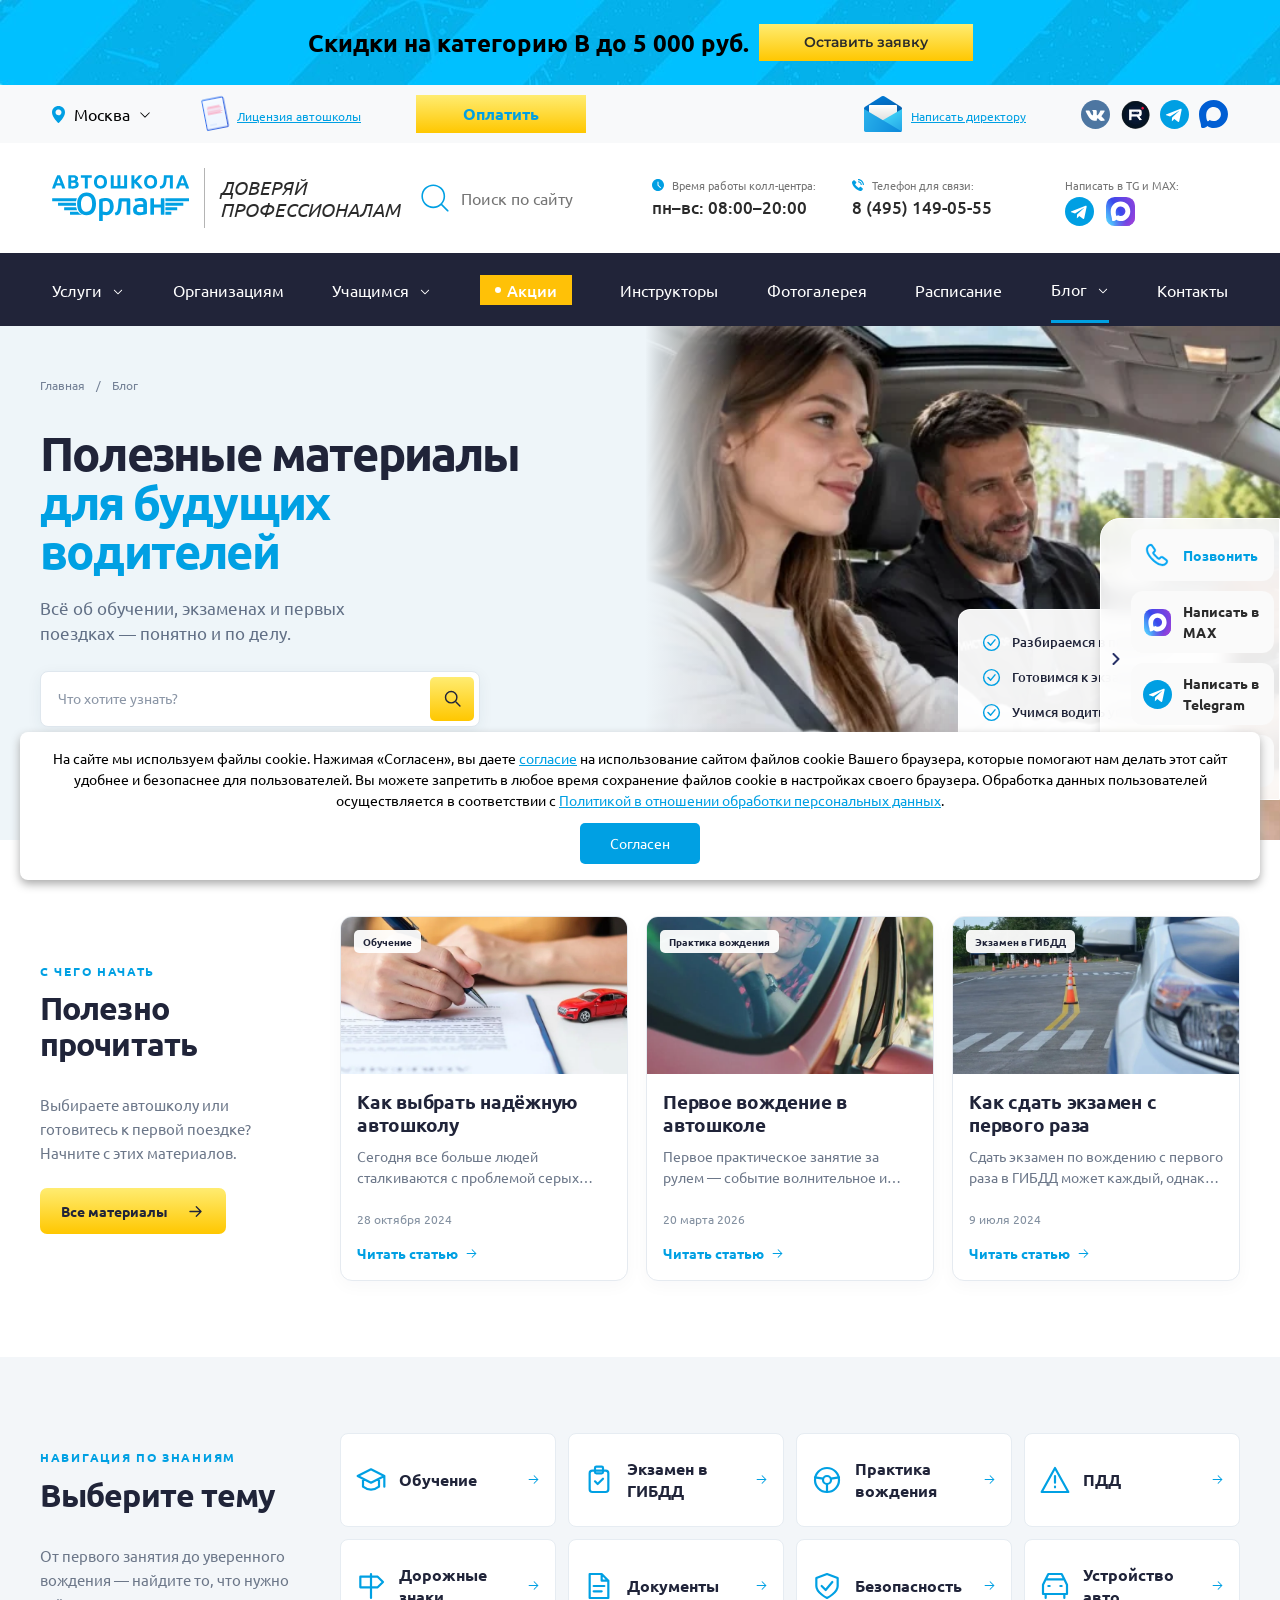
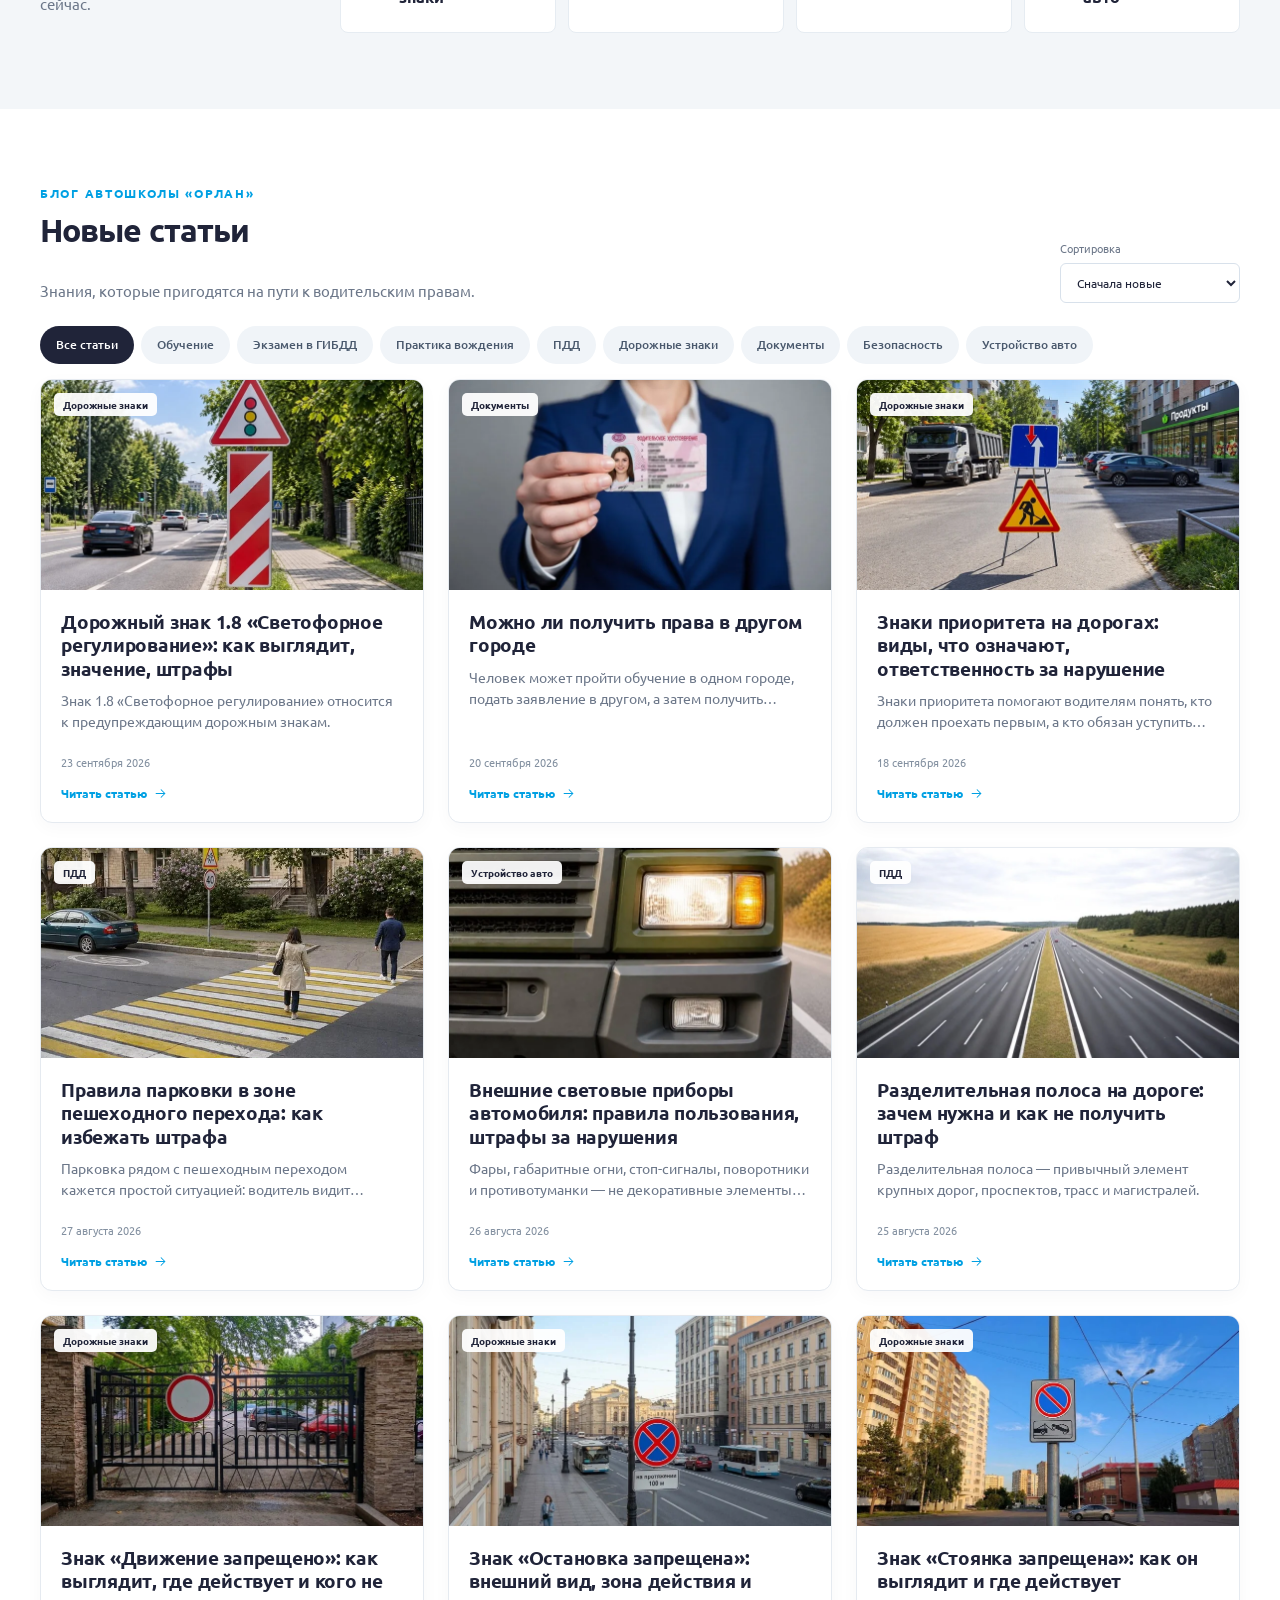
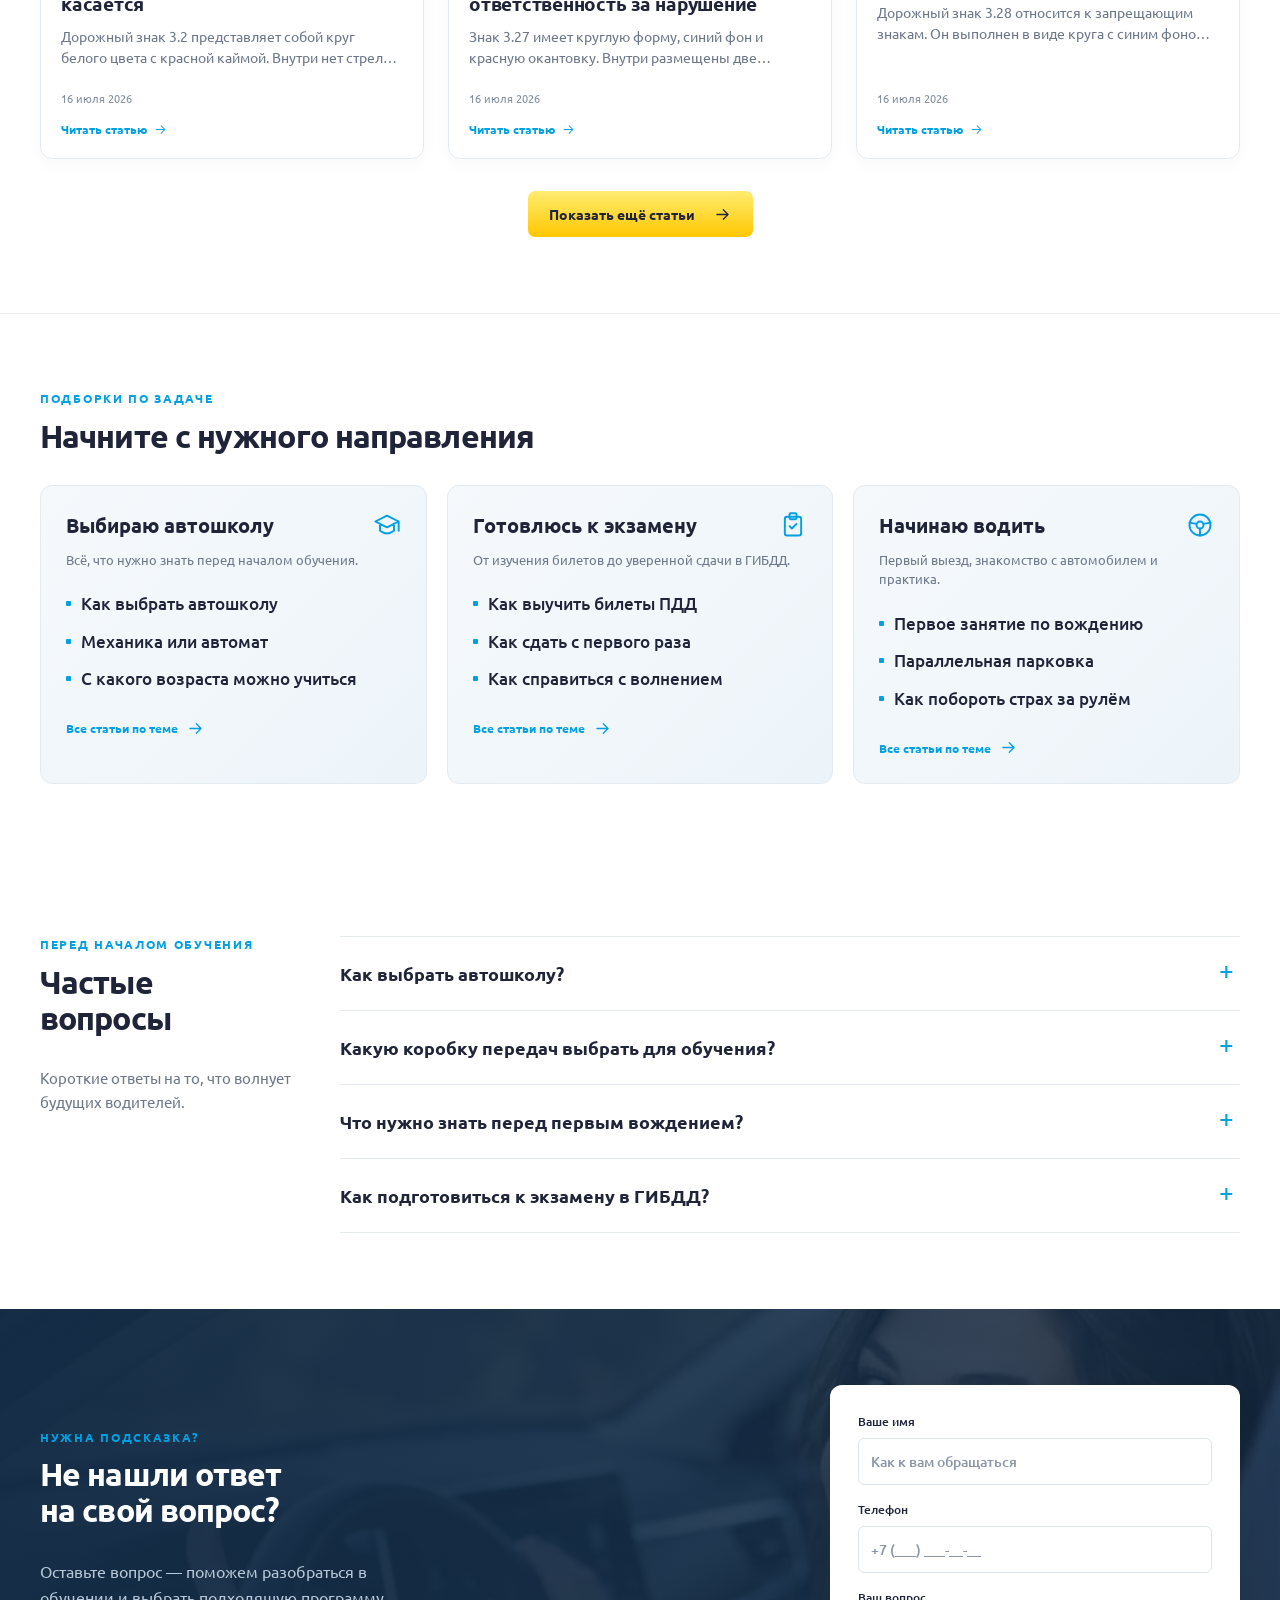
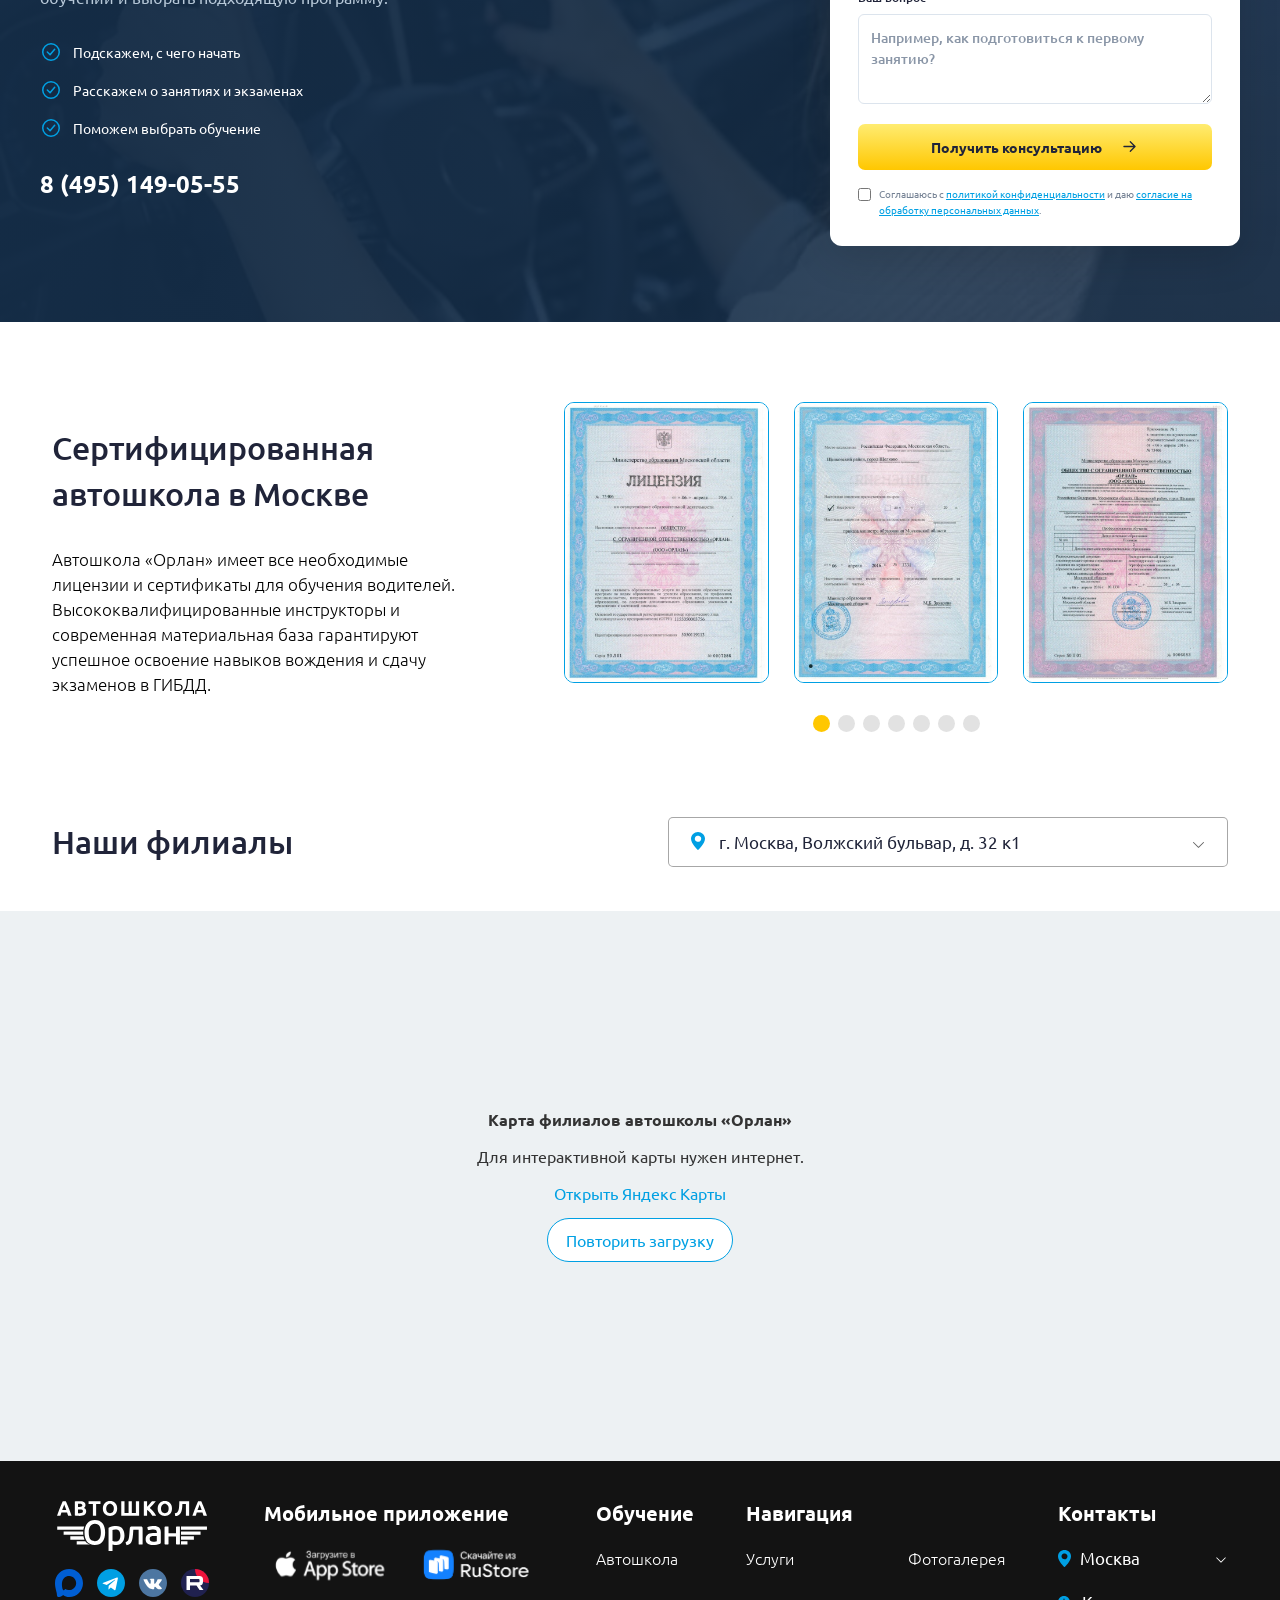
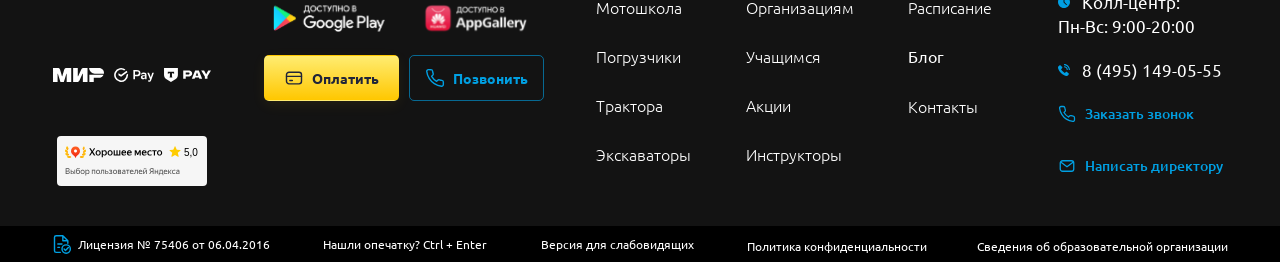
<file: blog/index.html>
<!DOCTYPE html>

<html lang="ru" xml:lang="ru" xmlns="http://www.w3.org/1999/xhtml">
<head><script>window.OFFLINE_ROOT="../";window.OFFLINE_ROUTE="/blog/";</script><script src="../offline-runtime.js"></script>
<meta content="text/html; charset=utf-8" http-equiv="Content-Type"/>
<meta name="robots" content="noindex, nofollow">
<meta content="Автошкола Орлан" name="keywords"/>
<meta content="Актуальные и полезные статьи от автошколы Орлан для будущих водителей и профессионалов. Обзоры и советы на различные темы. Нововведения в обучении в автошколе, изменения в ПДД, изменения в получении и восстановлении водительских прав." name="description"/>
<meta charset="utf-8"/>
<meta charset="utf-8" content="width=device-width, initial-scale=1" name="viewport"/>
<meta content="ie=edge" http-equiv="X-UA-Compatible"/>
<meta content="#ffffff" name="theme-color"/>
<meta content="no" name="imagetoolbar"/>
<meta content="" name="application-name"/>
<meta content="yes" name="mobile-web-app-capable"/>
<meta content="yes" name="apple-mobile-web-app-capable"/>
<meta content="black-translucent" name="apple-mobile-web-app-status-bar-style"/>
<meta content="" name="apple-mobile-web-app-title"/>
<meta content="no" name="msthemecompatible"/>
<meta content="no" name="cleartype"/>
<meta content="True" name="HandheldFriendly"/>
<meta content="telephone=no" name="format-detection"/>
<meta content="address=no" name="format-detection"/>
<meta content="notranslate" name="google"/>
<meta content="#2b5797" name="msapplication-TileColor"/>
<meta content="/favicons/mstile-144x144.png" name="msapplication-TileImage"/>
<meta content="/favicons/browserconfig.xml" name="msapplication-config"/>
<link href="../assets/favicon-7c4783b8e093.ico" rel="shortcut icon"/>

<link color="#2b5797" href="../assets/safari-pinned-tab-5d163c24737e.svg" rel="mask-icon"/>
<link href="../assets/apple-touch-icon-5175f67c85a8.png" rel="apple-touch-icon" sizes="180x180"/>
<script data-skip-moving="true">(function(w, d, n) {var cl = "bx-core";var ht = d.documentElement;var htc = ht ? ht.className : undefined;if (htc === undefined || htc.indexOf(cl) !== -1){return;}var ua = n.userAgent;if (/(iPad;)|(iPhone;)/i.test(ua)){cl += " bx-ios";}else if (/Windows/i.test(ua)){cl += ' bx-win';}else if (/Macintosh/i.test(ua)){cl += " bx-mac";}else if (/Linux/i.test(ua) && !/Android/i.test(ua)){cl += " bx-linux";}else if (/Android/i.test(ua)){cl += " bx-android";}cl += (/(ipad|iphone|android|mobile|touch)/i.test(ua) ? " bx-touch" : " bx-no-touch");cl += w.devicePixelRatio && w.devicePixelRatio >= 2? " bx-retina": " bx-no-retina";if (/AppleWebKit/.test(ua)){cl += " bx-chrome";}else if (/Opera/.test(ua)){cl += " bx-opera";}else if (/Firefox/.test(ua)){cl += " bx-firefox";}ht.className = htc ? htc + " " + cl : cl;})(window, document, navigator);</script>
<link href="../assets/style-da927ef37426.css" rel="stylesheet" type="text/css"/>
<link href="../assets/style-76d7360cc6a9.css" rel="stylesheet" type="text/css"/>
<link data-template-style="true" href="../assets/style-f2d753db8d3d.css" rel="stylesheet" type="text/css"/>
<link data-template-style="true" href="../assets/style-0640bb8a3fc8.css" rel="stylesheet" type="text/css"/>
<link data-template-style="true" href="../assets/style-94eba9f2f17c.css" rel="stylesheet" type="text/css"/>
<link data-template-style="true" href="../assets/style-min-c6e9dd0b5ed0.css" rel="stylesheet" type="text/css"/>
<link data-template-style="true" href="../assets/style-55d1d6ae95ab.css" rel="stylesheet" type="text/css"/>
<link data-template-style="true" href="../assets/style-72f4b93f8702.css" rel="stylesheet" type="text/css"/>
<link data-template-style="true" href="../assets/style-f91bedeb0b75.css" rel="stylesheet" type="text/css"/>
<link data-template-style="true" href="../assets/style-4fe6119809c4.css" rel="stylesheet" type="text/css"/>
<link data-template-style="true" href="../assets/styles-f49648660b22.css" rel="stylesheet" type="text/css"/>
<link data-template-style="true" href="../assets/template_styles-f76d6d6d37e0.css" rel="stylesheet" type="text/css"/>
<link data-template-style="true" href="../assets/bootstrap-min-03813ba0f429.css" rel="stylesheet" type="text/css"/>
<link data-template-style="true" href="../assets/swiper-bundle-min-7f553afd75ee.css" rel="stylesheet" type="text/css"/>
<link data-template-style="true" href="../assets/fancybox-cad1df97596a.css" rel="stylesheet" type="text/css"/>
<link data-template-style="true" href="../assets/main-514533ba87a9.css" rel="stylesheet" type="text/css"/>
<link href="https://xn----7sbabh2chctdbd0au5g.xn--p1ai/blog/" rel="canonical"/>
<script data-skip-moving="true" type="text/javascript">
    (function(H){H.className=H.className.replace(/\bno-js\b/,'js')})(document.documentElement)
</script>
<title>Блог автошколы Орлан</title>
<style>
		.item-form-footer .form_polit .link a:hover,
		.item-form-footer .form_polit .link a:focus-visible { color: #fff; }
	</style>



<link href="../offline-runtime.css" rel="stylesheet"/>
<link rel="stylesheet" href="../footer.css"/>
<link rel="stylesheet" href="blog.css">
<script type="application/ld+json">{"@context":"https://schema.org","@type":"BreadcrumbList","itemListElement":[{"@type":"ListItem","position":1,"name":"Главная","item":"https://xn----7sbabh2chctdbd0au5g.xn--p1ai/"},{"@type":"ListItem","position":2,"name":"Блог","item":"https://xn----7sbabh2chctdbd0au5g.xn--p1ai/blog/"}]}</script>
</head>
<body class="blog-page">
<div class="wrapper">
<header class="header">
<div class="header__banner v1">
<span>Скидки на категорию В до 5 000 руб. <span class="button" data-bs-target="#sign-up" data-bs-toggle="modal" href="#">Оставить заявку</span></span>
</div>
<div class="header__top">
<div class="container">
<div class="header__top-inner">
<div class="flex">
<div class="choose__region">
<div class="choose__region">
<span data-region-id="51" id="current-region">Москва</span>
<div class="region-confirm js-region-confirm" id="region-confirm" style="display: none">
<div class="region-confirm__inner">
<div class="region-confirm__name">Ваш регион — Москва?</div>
<div class="region-confirm__btns">
<a class="button" href="#" id="region-deny">Нет</a>
<a class="button button--blue" href="#" id="region-confirm-button">Да, верно</a>
</div>
<div class="region-confirm__note">
                От выбранного региона зависят цены и контакты филиала
            </div>
</div>
</div>

<div class="select-region js-region-select" id="region-select" style="display: none;">
<div class="select-region__list">
<div class="select-region__item">
<a class="region-item" data-region-domain="автошкола-орлан.рф" data-region-id="51" data-region-name="Москва" href="javascript:;">Москва</a>
</div>
<div class="select-region__item">
<a class="region-item" data-region-domain="балашиха.автошкола-орлан.рф" data-region-id="130" data-region-name="Балашиха" href="javascript:;">Балашиха</a>
</div>
<div class="select-region__item">
<a class="region-item" data-region-domain="жуковский.автошкола-орлан.рф" data-region-id="132" data-region-name="Жуковский" href="javascript:;">Жуковский</a>
</div>
<div class="select-region__item">
<a class="region-item" data-region-domain="железнодорожный.автошкола-орлан.рф" data-region-id="131" data-region-name="Железнодорожный" href="javascript:;">Железнодорожный</a>
</div>
<div class="select-region__item">
<a class="region-item" data-region-domain="ивантеевка.автошкола-орлан.рф" data-region-id="4334" data-region-name="Ивантеевка" href="javascript:;">Ивантеевка</a>
</div>
<div class="select-region__item">
<a class="region-item" data-region-domain="краснозаводск.автошкола-орлан.рф" data-region-id="133" data-region-name="Краснозаводск" href="javascript:;">Краснозаводск</a>
</div>
<div class="select-region__item">
<a class="region-item" data-region-domain="лосино-петровский.автошкола-орлан.рф" data-region-id="134" data-region-name="Лосино-Петровский" href="javascript:;">Лосино-Петровский</a>
</div>
<div class="select-region__item">
<a class="region-item" data-region-domain="люберцы.автошкола-орлан.рф" data-region-id="135" data-region-name="Люберцы" href="javascript:;">Люберцы</a>
</div>
<div class="select-region__item">
<a class="region-item" data-region-domain="монино.автошкола-орлан.рф" data-region-id="136" data-region-name="Монино" href="javascript:;">Монино</a>
</div>
<div class="select-region__item">
<a class="region-item" data-region-domain="ногинск.автошкола-орлан.рф" data-region-id="137" data-region-name="Ногинск" href="javascript:;">Ногинск</a>
</div>
<div class="select-region__item">
<a class="region-item" data-region-domain="орехово-зуево.автошкола-орлан.рф" data-region-id="138" data-region-name="Орехово-Зуево" href="javascript:;">Орехово-Зуево</a>
</div>
<div class="select-region__item">
<a class="region-item" data-region-domain="павловский-посад.автошкола-орлан.рф" data-region-id="139" data-region-name="Павловский Посад" href="javascript:;">Павловский Посад</a>
</div>
<div class="select-region__item">
<a class="region-item" data-region-domain="пересвет.автошкола-орлан.рф" data-region-id="140" data-region-name="Пересвет" href="javascript:;">Пересвет</a>
</div>
<div class="select-region__item">
<a class="region-item" data-region-domain="реутов.автошкола-орлан.рф" data-region-id="142" data-region-name="Реутов" href="javascript:;">Реутов</a>
</div>
<div class="select-region__item">
<a class="region-item" data-region-domain="раменское.автошкола-орлан.рф" data-region-id="141" data-region-name="Раменское" href="javascript:;">Раменское</a>
</div>
<div class="select-region__item">
<a class="region-item" data-region-domain="свердловский.автошкола-орлан.рф" data-region-id="143" data-region-name="Свердловский" href="javascript:;">Свердловский</a>
</div>
<div class="select-region__item">
<a class="region-item" data-region-domain="сергиев-посад.автошкола-орлан.рф" data-region-id="144" data-region-name="Сергиев Посад" href="javascript:;">Сергиев Посад</a>
</div>
<div class="select-region__item">
<a class="region-item" data-region-domain="старая-купавна.автошкола-орлан.рф" data-region-id="145" data-region-name="Старая Купавна" href="javascript:;">Старая Купавна</a>
</div>
<div class="select-region__item">
<a class="region-item" data-region-domain="фрязино.автошкола-орлан.рф" data-region-id="146" data-region-name="Фрязино" href="javascript:;">Фрязино</a>
</div>
<div class="select-region__item">
<a class="region-item" data-region-domain="химки.автошкола-орлан.рф" data-region-id="4332" data-region-name="Химки" href="javascript:;">Химки</a>
</div>
<div class="select-region__item">
<a class="region-item" data-region-domain="хотьково.автошкола-орлан.рф" data-region-id="147" data-region-name="Хотьково" href="javascript:;">Хотьково</a>
</div>
<div class="select-region__item">
<a class="region-item" data-region-domain="черноголовка.автошкола-орлан.рф" data-region-id="148" data-region-name="Черноголовка" href="javascript:;">Черноголовка</a>
</div>
<div class="select-region__item">
<a class="region-item" data-region-domain="чкаловский.автошкола-орлан.рф" data-region-id="53" data-region-name="Чкаловский" href="javascript:;">Чкаловский</a>
</div>
<div class="select-region__item">
<a class="region-item" data-region-domain="шатура.автошкола-орлан.рф" data-region-id="149" data-region-name="Шатура" href="javascript:;">Шатура</a>
</div>
<div class="select-region__item">
<a class="region-item" data-region-domain="щелково.автошкола-орлан.рф" data-region-id="52" data-region-name="Щёлково" href="javascript:;">Щёлково</a>
</div>
<div class="select-region__item">
<a class="region-item" data-region-domain="электрогорск.автошкола-орлан.рф" data-region-id="150" data-region-name="Электрогорск" href="javascript:;">Электрогорск</a>
</div>
<div class="select-region__item">
<a class="region-item" data-region-domain="электросталь.автошкола-орлан.рф" data-region-id="151" data-region-name="Электросталь" href="javascript:;">Электросталь</a>
</div>
<div class="select-region__item">
<a class="region-item" data-region-domain="электроугли.автошкола-орлан.рф" data-region-id="152" data-region-name="Электроугли" href="javascript:;">Электроугли</a>
</div>
</div>
</div>

</div> </div>
<div class="link license">
<a href="https://xn----7sbabh2chctdbd0au5g.xn--p1ai/students/svedeniya-ob-obrazovatelnoy-organizatsii/" target="_blank">Лицензия автошколы</a>
</div>
<div class="buy_ob">
<a data-bs-target="#buy" data-bs-toggle="modal" href="#"> Оплатить </a>
</div>
</div>
<div class="flex">
<div class="link feedback">
<a data-bs-target="#reviews" data-bs-toggle="modal" href="#"> Написать директору </a>
</div>
<div class="social">
<span class="social__links">
<a href="https://vk.com/orlan_school" target="_blank">
<img alt="vk" loading="eager" src="../assets/vk-d08af79aebad.svg"/>
</a>
<a href="https://rutube.ru/channel/43579336/" target="_blank">
<img alt="rutube" loading="eager" src="../assets/rutube-2db5daad91dc.svg"/>
</a>
<a href="https://t.me/orlankanal" target="_blank">
<img alt="telegram" loading="eager" src="../assets/telegram-f167245fdbcb.svg"/>
</a>
<a href="https://max.ru/id5050119113_biz" target="_blank">
<img alt="max" height="29px" loading="eager" src="../assets/max-4827cb950e63.svg" width="29px"/>
</a>
</span>
</div>
</div>
</div>
</div>
</div>
<div class="header__fix">
<div class="header__main">
<div class="container">
<div class="header__main-inner row">
<div class="logo col-12 col-lg-4">
<div class="choose__region">
<div class="choose__region">
<span data-region-id="51" id="current-region-fixed">Москва</span>

<div class="select-region js-region-select" id="region-select-fixed" style="display: none;">
<div class="select-region__list">
<div class="select-region__item">
<a class="region-item" data-region-domain="автошкола-орлан.рф" data-region-id="51" data-region-name="Москва" href="javascript:;">Москва</a>
</div>
<div class="select-region__item">
<a class="region-item" data-region-domain="балашиха.автошкола-орлан.рф" data-region-id="130" data-region-name="Балашиха" href="javascript:;">Балашиха</a>
</div>
<div class="select-region__item">
<a class="region-item" data-region-domain="жуковский.автошкола-орлан.рф" data-region-id="132" data-region-name="Жуковский" href="javascript:;">Жуковский</a>
</div>
<div class="select-region__item">
<a class="region-item" data-region-domain="железнодорожный.автошкола-орлан.рф" data-region-id="131" data-region-name="Железнодорожный" href="javascript:;">Железнодорожный</a>
</div>
<div class="select-region__item">
<a class="region-item" data-region-domain="ивантеевка.автошкола-орлан.рф" data-region-id="4334" data-region-name="Ивантеевка" href="javascript:;">Ивантеевка</a>
</div>
<div class="select-region__item">
<a class="region-item" data-region-domain="краснозаводск.автошкола-орлан.рф" data-region-id="133" data-region-name="Краснозаводск" href="javascript:;">Краснозаводск</a>
</div>
<div class="select-region__item">
<a class="region-item" data-region-domain="лосино-петровский.автошкола-орлан.рф" data-region-id="134" data-region-name="Лосино-Петровский" href="javascript:;">Лосино-Петровский</a>
</div>
<div class="select-region__item">
<a class="region-item" data-region-domain="люберцы.автошкола-орлан.рф" data-region-id="135" data-region-name="Люберцы" href="javascript:;">Люберцы</a>
</div>
<div class="select-region__item">
<a class="region-item" data-region-domain="монино.автошкола-орлан.рф" data-region-id="136" data-region-name="Монино" href="javascript:;">Монино</a>
</div>
<div class="select-region__item">
<a class="region-item" data-region-domain="ногинск.автошкола-орлан.рф" data-region-id="137" data-region-name="Ногинск" href="javascript:;">Ногинск</a>
</div>
<div class="select-region__item">
<a class="region-item" data-region-domain="орехово-зуево.автошкола-орлан.рф" data-region-id="138" data-region-name="Орехово-Зуево" href="javascript:;">Орехово-Зуево</a>
</div>
<div class="select-region__item">
<a class="region-item" data-region-domain="павловский-посад.автошкола-орлан.рф" data-region-id="139" data-region-name="Павловский Посад" href="javascript:;">Павловский Посад</a>
</div>
<div class="select-region__item">
<a class="region-item" data-region-domain="пересвет.автошкола-орлан.рф" data-region-id="140" data-region-name="Пересвет" href="javascript:;">Пересвет</a>
</div>
<div class="select-region__item">
<a class="region-item" data-region-domain="реутов.автошкола-орлан.рф" data-region-id="142" data-region-name="Реутов" href="javascript:;">Реутов</a>
</div>
<div class="select-region__item">
<a class="region-item" data-region-domain="раменское.автошкола-орлан.рф" data-region-id="141" data-region-name="Раменское" href="javascript:;">Раменское</a>
</div>
<div class="select-region__item">
<a class="region-item" data-region-domain="свердловский.автошкола-орлан.рф" data-region-id="143" data-region-name="Свердловский" href="javascript:;">Свердловский</a>
</div>
<div class="select-region__item">
<a class="region-item" data-region-domain="сергиев-посад.автошкола-орлан.рф" data-region-id="144" data-region-name="Сергиев Посад" href="javascript:;">Сергиев Посад</a>
</div>
<div class="select-region__item">
<a class="region-item" data-region-domain="старая-купавна.автошкола-орлан.рф" data-region-id="145" data-region-name="Старая Купавна" href="javascript:;">Старая Купавна</a>
</div>
<div class="select-region__item">
<a class="region-item" data-region-domain="фрязино.автошкола-орлан.рф" data-region-id="146" data-region-name="Фрязино" href="javascript:;">Фрязино</a>
</div>
<div class="select-region__item">
<a class="region-item" data-region-domain="химки.автошкола-орлан.рф" data-region-id="4332" data-region-name="Химки" href="javascript:;">Химки</a>
</div>
<div class="select-region__item">
<a class="region-item" data-region-domain="хотьково.автошкола-орлан.рф" data-region-id="147" data-region-name="Хотьково" href="javascript:;">Хотьково</a>
</div>
<div class="select-region__item">
<a class="region-item" data-region-domain="черноголовка.автошкола-орлан.рф" data-region-id="148" data-region-name="Черноголовка" href="javascript:;">Черноголовка</a>
</div>
<div class="select-region__item">
<a class="region-item" data-region-domain="чкаловский.автошкола-орлан.рф" data-region-id="53" data-region-name="Чкаловский" href="javascript:;">Чкаловский</a>
</div>
<div class="select-region__item">
<a class="region-item" data-region-domain="шатура.автошкола-орлан.рф" data-region-id="149" data-region-name="Шатура" href="javascript:;">Шатура</a>
</div>
<div class="select-region__item">
<a class="region-item" data-region-domain="щелково.автошкола-орлан.рф" data-region-id="52" data-region-name="Щёлково" href="javascript:;">Щёлково</a>
</div>
<div class="select-region__item">
<a class="region-item" data-region-domain="электрогорск.автошкола-орлан.рф" data-region-id="150" data-region-name="Электрогорск" href="javascript:;">Электрогорск</a>
</div>
<div class="select-region__item">
<a class="region-item" data-region-domain="электросталь.автошкола-орлан.рф" data-region-id="151" data-region-name="Электросталь" href="javascript:;">Электросталь</a>
</div>
<div class="select-region__item">
<a class="region-item" data-region-domain="электроугли.автошкола-орлан.рф" data-region-id="152" data-region-name="Электроугли" href="javascript:;">Электроугли</a>
</div>
</div>
</div>

</div>
</div>
<a href="../index.html">
<span><svg fill="none" height="60.000000" viewbox="0 0 178 60" width="178.000000" xmlns="http://www.w3.org/2000/svg" xmlns:xlink="http://www.w3.org/1999/xlink">
<defs>
<clippath id="clip877_12698">
<rect fill="white" fill-opacity="0" height="60.000000" id="лого" width="178.000000"></rect>
</clippath>
</defs>
<rect fill="#FFFFFF" fill-opacity="0" height="60.000000" id="лого" width="178.000000"></rect>
<g clip-path="url(#clip877_12698)">
<path d="M32.3047 30.2549L0.226562 30.2549L0.226562 34.2242L31.2812 34.2242C31.4844 32.7749 31.8359 31.4493 32.3047 30.2549Z" fill="#009FE3" fill-opacity="1.000000" fill-rule="nonzero" id="Vector"></path>
<path d="M31.0938 36.0889L7.83594 36.0889L7.83594 40.0582L31.1641 40.0582C31.0938 39.228 31.0547 38.3612 31.0547 37.4508C31.0547 36.9919 31.0703 36.5332 31.0938 36.0889Z" fill="#009FE3" fill-opacity="1.000000" fill-rule="nonzero" id="Vector"></path>
<path d="M31.4062 41.9229L15.7656 41.9229L15.7656 45.8922L32.5547 45.8922C32.0391 44.7269 31.6562 43.4014 31.4062 41.9229Z" fill="#009FE3" fill-opacity="1.000000" fill-rule="nonzero" id="Vector"></path>
<path d="M33.5859 47.7495L23.375 47.7495L23.375 51.7043L39.3516 51.7043C36.875 51.0635 34.9531 49.7379 33.5859 47.7495Z" fill="#009FE3" fill-opacity="1.000000" fill-rule="nonzero" id="Vector"></path>
<path d="M57.1172 37.2833C57.1172 28.2156 52.9375 22.6584 44.8516 22.6584C37.6875 22.6584 32.6172 28.1355 32.6172 37.4509C32.6172 46.7662 36.6406 52.1632 44.7266 52.1632C52.8125 52.1632 57.1172 46.7662 57.1172 37.2906L57.1172 37.2833ZM52.0469 37.4436C52.0469 42.7532 50.3594 47.6548 44.8438 47.6548C39.3281 47.6548 37.6406 43.5688 37.6406 37.2324C37.6406 31.7189 39.9766 27.1377 44.9219 27.1377C50.7188 27.1377 52.0469 31.9957 52.0469 37.4363L52.0469 37.4436ZM65.8672 59.3008L65.8672 51.5369C67.7578 51.9884 69.2109 52.1122 70.6562 52.1122C76.9766 52.1122 80.0703 47.043 80.0703 40.9614C80.0703 34.8799 77.2578 29.8033 70.2969 29.8033C67.6094 29.8033 64.5078 30.1748 61.8047 31.3547C61.2812 31.6388 61.1641 31.8428 61.1641 32.338L61.1641 59.3008C61.1641 59.9126 61.4062 59.9928 61.9297 59.9928L65.1094 59.9928C65.7188 59.9928 65.875 59.9126 65.875 59.3008L65.8672 59.3008ZM75.2031 40.9177C75.2031 46.2273 72.9141 48.0262 69.8125 48.0262C68.7266 48.0262 67.5234 47.9025 65.8672 47.4581L65.8672 34.4647C66.8359 34.137 68.5234 33.8893 69.6094 33.8893C73.0625 33.8893 75.1953 35.7321 75.1953 40.9177L75.2031 40.9177ZM99.3203 30.255L88.7422 30.255C87.2891 30.255 86.4844 30.8667 86.3672 32.5419L86.0469 36.8318C85.4062 46.067 84.7266 47.4581 82.0234 48.6381C81.3828 48.9658 81.3047 49.0896 81.5 49.7378L82.3047 51.9884C82.4688 52.52 82.75 52.5565 83.4375 52.3525C88.8672 50.7211 89.75 47.2032 90.3984 36.8245L90.5625 34.2535L96.875 34.2535L96.875 50.9614C96.875 51.5732 97.1641 51.697 97.7656 51.697L100.703 51.697C101.344 51.697 101.594 51.5732 101.594 50.9614L101.594 32.5784C101.594 30.9833 101.109 30.2477 99.3359 30.2477L99.3203 30.255ZM123.203 49.3737L123.203 37.1158C123.203 32.338 120.703 29.7596 115.117 29.7596C112.742 29.7596 109.883 30.0874 107.633 30.9469C107.273 31.0707 107.156 31.3547 107.273 31.8063L107.828 34.137C107.953 34.625 108.148 34.7124 108.758 34.5448C110.078 34.0933 112.539 33.7291 114.344 33.7291C117.766 33.7291 118.484 35.244 118.484 37.327L118.484 38.0189L113.977 38.0189C107.539 38.0189 105.211 41.5369 105.211 45.3314C105.211 49.1261 107.102 52.1559 114.219 52.1559C116.797 52.1559 120.055 51.8281 122.43 50.7284C122.953 50.4807 123.195 50.0365 123.195 49.381L123.203 49.3737ZM118.453 41.6533L118.453 47.6621C117.047 48.2374 115.031 48.3176 114.273 48.3176C111.695 48.3176 110.008 47.5018 110.008 45.1711C110.008 41.901 112.82 41.6606 114.594 41.6606L118.453 41.6606L118.453 41.6533ZM132.352 50.8885L132.352 42.1851L141.203 42.1851L141.203 50.8885C141.203 51.5441 141.492 51.7043 142.094 51.7043L145.031 51.7043C145.719 51.7043 145.875 51.5806 145.875 50.8885L145.875 31.0343C145.875 30.3788 145.719 30.2622 145.031 30.2622L142.094 30.2622C141.492 30.2622 141.203 30.4225 141.203 31.0343L141.203 38.3103L132.352 38.3103L132.352 31.0343C132.352 30.3788 132.117 30.2622 131.469 30.2622L128.523 30.2622C127.922 30.2622 127.641 30.4225 127.641 31.0343L127.641 50.8885C127.641 51.5441 127.922 51.7043 128.523 51.7043L131.469 51.7043C132.109 51.7043 132.352 51.5806 132.352 50.8885Z" fill="#009FE3" fill-opacity="1.000000" fill-rule="nonzero" id="Vector"></path>
<path d="M147.164 36.0889L170.383 36.0889L170.383 40.0582L147.164 40.0582L147.164 36.0889Z" fill="#009FE3" fill-opacity="1.000000" fill-rule="nonzero" id="Vector"></path>
<path d="M147.164 41.9229L162.461 41.9229L162.461 45.885L147.164 45.8922L147.164 41.9229Z" fill="#009FE3" fill-opacity="1.000000" fill-rule="nonzero" id="Vector"></path>
<path d="M146.352 30.2549L178 30.2549L178 34.2242L147.164 34.2242L147.164 31.0269C147.164 30.386 147.016 30.2549 146.352 30.2549Z" fill="#009FE3" fill-opacity="1.000000" fill-rule="nonzero" id="Vector"></path>
<path d="M147.164 47.7495L154.844 47.7495L154.844 51.7043L146.375 51.7043C147.008 51.697 147.164 51.5587 147.164 50.8887L147.164 47.7495Z" fill="#009FE3" fill-opacity="1.000000" fill-rule="nonzero" id="Vector"></path>
<path d="M13.1875 17.4873C12.9922 16.89 12.7969 16.2855 12.5703 15.6592C12.3516 15.0327 12.1328 14.4064 11.9141 13.7874L5.25 13.7874C5.03906 14.4137 4.82031 15.04 4.60156 15.6592C4.39062 16.2855 4.1875 16.89 3.99219 17.4873L0 17.4873C0.648438 15.6445 1.25 13.9475 1.82812 12.3816C2.40625 10.823 2.96875 9.35181 3.52344 7.9679C4.07812 6.58411 4.61719 5.27307 5.15625 4.03491C5.6875 2.79675 6.24219 1.58044 6.82031 0.400635L10.4688 0.400635C11.0234 1.58777 11.5781 2.79675 12.125 4.03491C12.6719 5.27307 13.2188 6.58411 13.7656 7.9679C14.3203 9.35181 14.8828 10.823 15.4609 12.3816C16.0469 13.9403 16.6484 15.6445 17.2969 17.4873L13.1875 17.4873ZM8.5625 4.26807C8.47656 4.51562 8.35156 4.85803 8.1875 5.2804C8.02344 5.71008 7.82812 6.19812 7.625 6.76624C7.41406 7.32703 7.17188 7.93884 6.92188 8.61621C6.65625 9.28625 6.39844 9.99268 6.125 10.7356L11.0078 10.7356C10.75 9.99268 10.4922 9.28625 10.2578 8.60889C10.0156 7.93152 9.78125 7.3197 9.55469 6.75159C9.33594 6.1908 9.14844 5.70288 8.97656 5.27307C8.80469 4.84338 8.67188 4.51562 8.57031 4.26807L8.5625 4.26807ZM26.8359 17.7058C25.8984 17.7058 24.9688 17.6766 24.0469 17.6184C23.1172 17.5601 22.1562 17.4218 21.1484 17.2104L21.1484 0.640991C21.9375 0.495239 22.7969 0.378784 23.7422 0.305908C24.6797 0.233032 25.5469 0.196655 26.3516 0.196655C27.4375 0.196655 28.4297 0.276733 29.3438 0.429688C30.25 0.582642 31.0391 0.852173 31.6953 1.23083C32.3516 1.60962 32.8672 2.10486 33.2344 2.724C33.6094 3.34302 33.7891 4.10046 33.7891 5.00366C33.7891 6.3656 33.1328 7.4436 31.8203 8.23743C32.8984 8.64526 33.6406 9.20618 34.0391 9.9126C34.4297 10.6191 34.625 11.4203 34.625 12.3015C34.625 14.0933 33.9688 15.4407 32.6719 16.3438C31.3672 17.2469 29.4219 17.6985 26.8359 17.6985L26.8359 17.7058ZM24.8984 10.0364L24.8984 14.4501C25.1719 14.4866 25.4766 14.5084 25.8047 14.5229C26.1328 14.5375 26.5 14.5448 26.8906 14.5448C28.0391 14.5448 28.9688 14.3773 29.6797 14.0496C30.3828 13.7218 30.7422 13.11 30.7422 12.2214C30.7422 11.4348 30.4453 10.8667 29.8516 10.5317C29.2656 10.1967 28.4141 10.0292 27.3125 10.0292L24.8984 10.0292L24.8984 10.0364ZM24.8984 7.1012L26.7656 7.1012C27.9531 7.1012 28.7969 6.94824 29.3047 6.64233C29.8125 6.33655 30.0703 5.84851 30.0703 5.17847C30.0703 4.50842 29.8047 4.00586 29.2812 3.7218C28.7578 3.44507 27.9922 3.29932 26.9688 3.29932C26.6406 3.29932 26.2891 3.29932 25.9062 3.31396C25.5312 3.32117 25.1953 3.34302 24.8984 3.37219L24.8984 7.09399L24.8984 7.1012ZM51.5859 0.393311L51.5859 3.6781L46.4297 3.6781L46.4297 17.4873L42.5859 17.4873L42.5859 3.6781L37.4375 3.6781L37.4375 0.393311L51.5859 0.393311ZM58.3672 8.92932C58.3672 9.76697 58.4688 10.5244 58.6719 11.1945C58.875 11.8718 59.1719 12.4471 59.5625 12.9352C59.9453 13.4232 60.4141 13.7946 60.9766 14.0568C61.5391 14.319 62.1797 14.4501 62.8984 14.4501C63.6172 14.4501 64.2422 14.319 64.8047 14.0568C65.375 13.7946 65.8438 13.4232 66.2344 12.9352C66.6172 12.4471 66.9141 11.8718 67.1172 11.1945C67.3203 10.5171 67.4297 9.76697 67.4297 8.92932C67.4297 8.0918 67.3203 7.32703 67.1172 6.64966C66.9141 5.97229 66.6172 5.38232 66.2344 4.90173C65.8438 4.4137 65.3672 4.04224 64.8047 3.78003C64.2422 3.51782 63.6016 3.38672 62.8984 3.38672C62.1953 3.38672 61.5391 3.52515 60.9766 3.79456C60.4141 4.06409 59.9453 4.44287 59.5625 4.93079C59.1719 5.41882 58.875 6.00146 58.6719 6.67883C58.4688 7.3634 58.3672 8.11365 58.3672 8.93665L58.3672 8.92932ZM71.3984 8.92932C71.3984 10.3933 71.1797 11.6825 70.7422 12.7896C70.3047 13.8966 69.7109 14.8289 68.9609 15.579C68.2031 16.3292 67.3125 16.89 66.2578 17.2688C65.2188 17.6475 64.1016 17.8369 62.8984 17.8369C61.6953 17.8369 60.625 17.6475 59.5938 17.2688C58.5625 16.89 57.6562 16.3292 56.8906 15.579C56.1172 14.8289 55.5078 13.9038 55.0625 12.7896C54.6172 11.6825 54.3984 10.3933 54.3984 8.92932C54.3984 7.46545 54.6328 6.17627 55.0938 5.06921C55.5469 3.96216 56.1641 3.02991 56.9531 2.27234C57.7344 1.51489 58.6328 0.946777 59.6641 0.568115C60.6875 0.189331 61.7734 0 62.8984 0C64.0234 0 65.1719 0.189331 66.2031 0.568115C67.2344 0.946777 68.1406 1.51489 68.9141 2.27234C69.6797 3.02991 70.2969 3.96216 70.7344 5.06921C71.1797 6.17627 71.3984 7.46545 71.3984 8.92932ZM97.4531 17.4873L76.2578 17.4873L76.2578 0.393311L80.1016 0.393311L80.1016 14.2316L84.9375 14.2316L84.9375 0.393311L88.7812 0.393311L88.7812 14.2316L93.6094 14.2316L93.6094 0.393311L97.4531 0.393311L97.4531 17.4873ZM113.117 17.4873C112.773 16.9337 112.367 16.3292 111.891 15.681C111.422 15.0328 110.914 14.3845 110.375 13.729C109.836 13.0736 109.266 12.4399 108.672 11.8427C108.086 11.2455 107.492 10.7065 106.898 10.2477L106.898 17.4873L103.055 17.4873L103.055 0.393311L106.898 0.393311L106.898 6.81714C107.891 5.77563 108.891 4.69043 109.914 3.55432C110.938 2.41809 111.875 1.36194 112.734 0.385986L117.297 0.385986C116.133 1.7699 114.961 3.10266 113.789 4.38452C112.617 5.65918 111.375 6.94824 110.078 8.24475C111.445 9.38086 112.766 10.7429 114.031 12.3015C115.297 13.8674 116.523 15.5936 117.695 17.48L113.125 17.48L113.117 17.4873ZM123.43 8.92932C123.43 9.76697 123.539 10.5244 123.742 11.1945C123.945 11.8718 124.242 12.4471 124.625 12.9352C125.016 13.4232 125.484 13.7946 126.047 14.0568C126.609 14.319 127.25 14.4501 127.969 14.4501C128.688 14.4501 129.312 14.319 129.875 14.0568C130.445 13.7946 130.914 13.4232 131.297 12.9352C131.688 12.4471 131.984 11.8718 132.188 11.1945C132.391 10.5171 132.492 9.76697 132.492 8.92932C132.492 8.0918 132.391 7.32703 132.188 6.64966C131.984 5.96509 131.688 5.38232 131.297 4.90173C130.914 4.4137 130.438 4.04224 129.875 3.78003C129.305 3.51782 128.672 3.38672 127.969 3.38672C127.258 3.38672 126.609 3.52515 126.047 3.79456C125.484 4.06409 125.016 4.44287 124.625 4.93079C124.242 5.41882 123.945 6.00146 123.742 6.67883C123.539 7.3634 123.43 8.11365 123.43 8.93665L123.43 8.92932ZM136.469 8.92932C136.469 10.3933 136.25 11.6825 135.812 12.7896C135.375 13.8966 134.781 14.8289 134.031 15.579C133.273 16.3292 132.375 16.89 131.328 17.2688C130.289 17.6475 129.172 17.8369 127.969 17.8369C126.766 17.8369 125.703 17.6475 124.664 17.2688C123.633 16.89 122.727 16.3292 121.953 15.579C121.188 14.8289 120.57 13.9038 120.133 12.7896C119.688 11.6825 119.469 10.3933 119.469 8.92932C119.469 7.46545 119.703 6.17627 120.156 5.06921C120.617 3.96216 121.234 3.02991 122.023 2.27234C122.797 1.51489 123.703 0.946777 124.727 0.568115C125.758 0.189331 126.836 0 127.969 0C129.094 0 130.234 0.189331 131.273 0.568115C132.305 0.946777 133.211 1.51489 133.977 2.27234C134.75 3.02991 135.359 3.96216 135.805 5.06921C136.25 6.17627 136.469 7.46545 136.469 8.92932ZM148.797 3.64893C148.742 4.74878 148.688 5.85583 148.617 6.96289C148.539 8.06995 148.406 9.14783 148.219 10.1821C148.031 11.2163 147.766 12.1851 147.406 13.0955C147.047 13.9985 146.57 14.7997 145.953 15.4844C145.328 16.1763 144.57 16.7225 143.641 17.1377C142.727 17.5455 141.602 17.7786 140.266 17.8296L139.844 14.4792C141.031 14.3481 141.938 14.0496 142.578 13.5762C143.219 13.11 143.711 12.3889 144.039 11.4203C144.445 10.2185 144.734 8.66711 144.906 6.77344C145.086 4.87256 145.172 2.75305 145.172 0.400635L156.828 0.400635L156.828 17.4873L152.984 17.4873L152.984 3.64893L148.797 3.64893ZM173.891 17.4873C173.695 16.89 173.492 16.2855 173.273 15.6592C173.055 15.0327 172.836 14.4064 172.617 13.7874L165.945 13.7874C165.734 14.4137 165.516 15.04 165.297 15.6592C165.086 16.2855 164.883 16.89 164.695 17.4873L160.703 17.4873C161.352 15.6445 161.953 13.9475 162.531 12.3816C163.109 10.823 163.672 9.35181 164.227 7.9679C164.773 6.58411 165.312 5.27307 165.852 4.03491C166.383 2.79675 166.945 1.58044 167.523 0.400635L171.164 0.400635C171.727 1.58777 172.281 2.79675 172.828 4.03491C173.375 5.27307 173.914 6.58411 174.469 7.9679C175.023 9.35181 175.586 10.823 176.164 12.3816C176.75 13.9403 177.352 15.6445 178 17.4873L173.891 17.4873ZM169.266 4.26807C169.18 4.51562 169.055 4.85803 168.891 5.2804C168.719 5.71008 168.531 6.19812 168.328 6.76624C168.117 7.32703 167.875 7.93884 167.625 8.61621C167.359 9.28625 167.102 9.99268 166.828 10.7356L171.711 10.7356C171.453 9.99268 171.195 9.28625 170.953 8.60889C170.719 7.93152 170.484 7.3197 170.258 6.75159C170.039 6.1908 169.852 5.70288 169.672 5.27307C169.508 4.84338 169.375 4.51562 169.273 4.26807L169.266 4.26807Z" fill="#009FE3" fill-opacity="1.000000" fill-rule="nonzero" id="Vector"></path>
</g>
</svg></span>
<span class="line"></span>
<span>Доверяй профессионалам</span>
</a>
</div>
<div class="search col-12 col-lg-2" style="position:relative;">
<div class="header-search-title" id="search-container">
<svg fill="none" height="28" viewbox="0 0 28 28" width="28" xmlns="http://www.w3.org/2000/svg">
<path d="M27.379 26.2593L21.1939 20.0742C23.0922 17.9095 24.1396 15.1704 24.1396 12.2644C24.1396 9.09233 22.9042 6.11043 20.6614 3.86764C18.4186 1.62484 15.4367 0.389404 12.2646 0.389404C9.09257 0.389404 6.11068 1.62484 3.86788 3.86764C1.62508 6.11043 0.389648 9.09233 0.389648 12.2644C0.389648 15.4365 1.62508 18.4184 3.86788 20.6612C6.11068 22.904 9.09257 24.1394 12.2646 24.1394C15.1706 24.1394 17.9097 23.092 20.0744 21.1937L26.2595 27.3787C26.4141 27.5334 26.6167 27.6107 26.8193 27.6107C27.0218 27.6107 27.2244 27.5334 27.379 27.3787C27.6882 27.0695 27.6882 26.5685 27.379 26.2593ZM4.98735 19.5417C3.04374 17.5977 1.97298 15.0132 1.97298 12.2644C1.97298 9.5156 3.04374 6.93109 4.98735 4.9871C6.93134 3.0435 9.51585 1.97274 12.2646 1.97274C15.0134 1.97274 17.598 3.0435 19.542 4.9871C21.4856 6.93109 22.5563 9.5156 22.5563 12.2644C22.5563 15.0132 21.4856 17.5977 19.542 19.5417C17.598 21.4853 15.0134 22.5561 12.2646 22.5561C9.51585 22.5561 6.93134 21.4853 4.98735 19.5417Z" fill="#009FE3"></path>
</svg>
<div id="search-container">
<form action="#" class="header-search__form" data-offline-form="true">
<input autocomplete="off" id="title-search-input" maxlength="50" name="q" placeholder="Поиск по сайту" size="15" type="text" value=""/>
<p class="header-search__validation" hidden="" role="alert">Введите поисковый запрос</p>
</form>
</div>
</div>
</div>
<div class="info info-time col-12 col-lg-2">
<span class="info-title">Время работы колл-центра:</span>
<span class="info-text">пн–вс: 08:00–20:00</span>
</div>
<div class="info info-tel col-12 col-lg-2">
<span class="info-title">Телефон для связи:</span>
<a class="info-text" href="tel:84951490555" target="_blank">8 (495) 149-05-55</a>
</div>
<div class="social social-fix col-12 col-lg-2" style="flex-wrap: wrap;">
<span class="info-title" style="margin-bottom: 5px; padding-left: 0;">Написать в TG и MAX:</span>
<span class="social__links">
<a href="https://t.me/orlanprava" target="_blank">
<img alt="telegram" loading="eager" src="../assets/telegram-f167245fdbcb.svg"/>
</a>
<a href="https://max.ru/u/f9LHodD0cOK4qfqPneLrvuDH6aDw0EalVzDB8O0K0CJNzww5pSzS0LBmkZY" target="_blank">
<img alt="max" heght="29px" loading="eager" src="../assets/maks-6ba36010e583.svg" width="29px"/>
</a>
</span>
</div>
</div>
</div>
</div>
<nav class="header__nav">
<div class="container">
<ul class="header__nav-list">
<li class="dropdown">
<a class="root-item" href="https://xn----7sbabh2chctdbd0au5g.xn--p1ai/kategorii/">Услуги</a>
<div class="dropdown-block dropdown-block--services">
<ul>
<li class="dropdown-block__title">Автомобили и мотоциклы</li>

<li>
<a href="https://xn----7sbabh2chctdbd0au5g.xn--p1ai/kategorii/kategoriya-a1/">А, А1 (мотоциклы/мопеды)</a>
</li>
<li>
<a href="https://xn----7sbabh2chctdbd0au5g.xn--p1ai/kategorii/kategoriya-b/">В (легковые авто)</a>
</li>
<li>
<a href="https://xn----7sbabh2chctdbd0au5g.xn--p1ai/kategorii/kategoriya-c/">С (грузовые авто)</a>
</li>
<li>
<a href="https://xn----7sbabh2chctdbd0au5g.xn--p1ai/kategorii/kategoriya-d/">D (автобусы)</a>
</li>
<li>
<a href="https://xn----7sbabh2chctdbd0au5g.xn--p1ai/kategorii/becede/">BE/CE/DE (прицепы)</a>
</li>
<li>
<a href="https://xn----7sbabh2chctdbd0au5g.xn--p1ai/kategorii/perepodgotovka-s-akpp-na-mkpp/">Переподготовка с АКПП на МКПП </a>
</li>
</ul>
<ul>
<li class="dropdown-block__title">Спецтехника</li>
<li>
<a href="https://xn----7sbabh2chctdbd0au5g.xn--p1ai/kategorii/prava-na-kvadrocikl-snegohod/">A1 (квадроциклы/снегоходы)</a>
</li>
<li>
<a href="https://xn----7sbabh2chctdbd0au5g.xn--p1ai/kategorii/kategoriya-a2/">A2 (багги/вездеход)</a>
</li>
<li>
<a href="https://xn----7sbabh2chctdbd0au5g.xn--p1ai/kategorii/kategoriya-a3/">A3 (внедорожные грузовики и тягачи)</a>
</li>
<li>
<a href="https://xn----7sbabh2chctdbd0au5g.xn--p1ai/kategorii/prava-na-pogruzchik/">B, C, D, E (погрузчики)</a>
</li>
<li>
<a href="https://xn----7sbabh2chctdbd0au5g.xn--p1ai/kategorii/prava-na-ekskavator/">B, C, D, E (экскаваторы)</a>
</li>
<li>
<a href="https://xn----7sbabh2chctdbd0au5g.xn--p1ai/kategorii/prava-na-traktor/">B, C, D, E (трактора)</a>
</li>
<li>
<a href="https://xn----7sbabh2chctdbd0au5g.xn--p1ai/kategorii/buldozery/">B, C, D, E (бульдозеры)</a>
</li>
<li>
<a href="https://xn----7sbabh2chctdbd0au5g.xn--p1ai/kategorii/kategoriya-a4/">A4 (перонные и вахтовые автобусы)</a>
</li>
</ul>
<ul>
<li class="dropdown-block__title">Маломерные суда</li>
<li>
<a href="https://xn----7sbabh2chctdbd0au5g.xn--p1ai/kategorii/gidrotsikly/">Гидроциклы</a>
</li>
<li>
<a href="https://xn----7sbabh2chctdbd0au5g.xn--p1ai/kategorii/katera/">Катера</a>
</li>
<li>
<a href="https://xn----7sbabh2chctdbd0au5g.xn--p1ai/kategorii/suda/">Маломерные суда</a>
</li>
</ul>
<ul>
<li class="dropdown-block__title">Дополнительное образование</li>
<li>
<a href="https://xn----7sbabh2chctdbd0au5g.xn--p1ai/kategorii/prava-na-specsignaly/">Спецсигналы</a>
</li>
<li>
<a href="https://xn----7sbabh2chctdbd0au5g.xn--p1ai/kategorii/instruktor-po-vozhdeniyu/">Инструктор по вождению</a>
</li>
<li>
<a href="https://xn----7sbabh2chctdbd0au5g.xn--p1ai/kategorii/prepodovatel-pdd/">Преподаватель ПДД</a>
</li>
<li>
<a href="https://xn----7sbabh2chctdbd0au5g.xn--p1ai/kategorii/dopolnitelnye-uslugi/">Дополнительные услуги</a>
</li>
</ul>
</div>
</li>
<li class="">
<a class="root-item" href="https://xn----7sbabh2chctdbd0au5g.xn--p1ai/organizations/">Организациям</a>
</li>
<li class="dropdown">
<a class="root-item" href="https://xn----7sbabh2chctdbd0au5g.xn--p1ai/students/">Учащимся</a>
<div class="dropdown-block">
<ul>
<li>
<a href="https://xn----7sbabh2chctdbd0au5g.xn--p1ai/students/instruktsiya-dlya-gosuslug/">Инструкция для Госуслуг</a>
</li>
<li>
<a href="https://xn----7sbabh2chctdbd0au5g.xn--p1ai/students/bilety-pdd-onlayn/">Билеты ПДД онлайн</a>
</li>
<li>
<a href="https://xn----7sbabh2chctdbd0au5g.xn--p1ai/students/proverit-podlinnost-svidetelstva/">Проверить подлинность свидетельства</a>
</li>
<li>
<a href="https://xn----7sbabh2chctdbd0au5g.xn--p1ai/students/onlayn-obuchenie/">Онлайн-обучение</a>
</li>
<li>
<a href="https://xn----7sbabh2chctdbd0au5g.xn--p1ai/students/obuchenie-v-rassrochku-kredit/">Обучение в рассрочку/кредит</a>
</li>
<li>
<a href="https://xn----7sbabh2chctdbd0au5g.xn--p1ai/students/test-drayv/">Тест-драйв</a>
</li>
<li>
<a href="https://xn----7sbabh2chctdbd0au5g.xn--p1ai/students/chastye-voprosy/">Частые вопросы</a>
</li>
<li>
<a href="https://xn----7sbabh2chctdbd0au5g.xn--p1ai/students/meditsinskaya-komissiya/">Медицинская комиссия</a>
</li>
<li>
<a href="https://xn----7sbabh2chctdbd0au5g.xn--p1ai/students/otzyvy/">Отзывы</a>
</li>
<li>
<a href="https://xn----7sbabh2chctdbd0au5g.xn--p1ai/students/svedeniya-ob-obrazovatelnoy-organizatsii/">Сведения об образовательной организации</a>
</li>
<li>
<a href="https://xn----7sbabh2chctdbd0au5g.xn--p1ai/students/obuchenie-za-schet-sredstv-materinskogo-kapitala/">Обучение за счет средств материнского капитала</a>
</li>
<li>
<a href="https://xn----7sbabh2chctdbd0au5g.xn--p1ai/students/podarochnye-sertifikaty/">Подарочные сертификаты</a>
</li>
</ul><ul>
<li>
<a href="https://xn----7sbabh2chctdbd0au5g.xn--p1ai/students/dlya-inostrannykh-grazhdan/">Для иностранных граждан</a>
</li>
<li>
<a href="https://xn----7sbabh2chctdbd0au5g.xn--p1ai/students/avtoshkola-dlya-studentov/">Автошкола для студентов</a>
</li>
<li>
<a href="https://xn----7sbabh2chctdbd0au5g.xn--p1ai/students/avtoshkola-dlya-podrostkov/">Автошкола для подростков</a>
</li>
<li>
<a href="https://xn----7sbabh2chctdbd0au5g.xn--p1ai/students/gorodskoe-vozhdenie/">Городское вождение</a>
</li>
<li>
<a href="https://xn----7sbabh2chctdbd0au5g.xn--p1ai/students/zimnee-vozhdenie/">Зимнее вождение</a>
</li>
<li>
<a href="https://xn----7sbabh2chctdbd0au5g.xn--p1ai/students/vosstanovlenie-navykov-vozhdeniya/">Восстановление навыков вождения</a>
</li>
<li>
<a href="https://xn----7sbabh2chctdbd0au5g.xn--p1ai/students/nalogovyy-vychet/">Налоговый вычет</a>
</li>
<li>
<a href="https://xn----7sbabh2chctdbd0au5g.xn--p1ai/students/instruktor-devushka/">Инструктор девушка</a>
</li>
<li>
<a href="https://xn----7sbabh2chctdbd0au5g.xn--p1ai/students/dogovor-oferta-arendy-avtomobilya-na-ekzamen/">Договор-оферта аренды автомобиля</a>
</li>
<li>
<a href="https://xn----7sbabh2chctdbd0au5g.xn--p1ai/students/trudoustroistvo/">Трудоустройство после обучения</a>
</li>
<li>
<a href="https://xn----7sbabh2chctdbd0au5g.xn--p1ai/students/partnerskaya-programma/">Партнерская программа</a>
</li>
<li>
<a href="https://xn----7sbabh2chctdbd0au5g.xn--p1ai/ceny/">Цены на обучение</a>
</li>
</ul>
</div>
</li>
<li class="">
<a class="root-item promo-link" href="https://xn----7sbabh2chctdbd0au5g.xn--p1ai/akcii/">Акции</a>
</li>
<li class="">
<a class="root-item" href="https://xn----7sbabh2chctdbd0au5g.xn--p1ai/instruktory/">Инструкторы</a>
</li>
<li class="">
<a class="root-item" href="https://xn----7sbabh2chctdbd0au5g.xn--p1ai/fotogalereya/">Фотогалерея</a>
</li>
<li class="">
<a class="root-item" href="https://xn----7sbabh2chctdbd0au5g.xn--p1ai/raspisanie/">Расписание</a>
</li>
<li class="dropdown active-page">
<a class="root-item blog-link">Блог</a>
<div class="dropdown-block">
<ul>
<li>
<a href="index.html">Статьи</a>
</li>
</ul><ul>
<li>
<a href="https://xn----7sbabh2chctdbd0au5g.xn--p1ai/news/">Новости</a>
</li>
</ul>
</div>
</li>
<li class="">
<a class="root-item" href="https://xn----7sbabh2chctdbd0au5g.xn--p1ai/kontakty/">Контакты</a>
</li>
</ul>
</div>
</nav>
</div>
</header>
<header class="header-m">
<div class="header__banner v1">
<span><span class="header__banner-text">Скидки на категорию В до 5 000 руб.</span> <span class="button" data-bs-target="#sign-up" data-bs-toggle="modal" href="#">Оставить заявку</span></span>
</div>
<div class="header__fix">
<div class="container">
<div class="header__fix-inner">
<div class="logo">
<a href="../index.html">
<span><svg fill="none" height="60.000000" viewbox="0 0 178 60" width="178.000000" xmlns="http://www.w3.org/2000/svg" xmlns:xlink="http://www.w3.org/1999/xlink">
<defs>
<clippath id="clip877_12698">
<rect fill="white" fill-opacity="0" height="60.000000" id="лого" width="178.000000"></rect>
</clippath>
</defs>
<rect fill="#FFFFFF" fill-opacity="0" height="60.000000" id="лого" width="178.000000"></rect>
<g clip-path="url(#clip877_12698)">
<path d="M32.3047 30.2549L0.226562 30.2549L0.226562 34.2242L31.2812 34.2242C31.4844 32.7749 31.8359 31.4493 32.3047 30.2549Z" fill="#009FE3" fill-opacity="1.000000" fill-rule="nonzero" id="Vector"></path>
<path d="M31.0938 36.0889L7.83594 36.0889L7.83594 40.0582L31.1641 40.0582C31.0938 39.228 31.0547 38.3612 31.0547 37.4508C31.0547 36.9919 31.0703 36.5332 31.0938 36.0889Z" fill="#009FE3" fill-opacity="1.000000" fill-rule="nonzero" id="Vector"></path>
<path d="M31.4062 41.9229L15.7656 41.9229L15.7656 45.8922L32.5547 45.8922C32.0391 44.7269 31.6562 43.4014 31.4062 41.9229Z" fill="#009FE3" fill-opacity="1.000000" fill-rule="nonzero" id="Vector"></path>
<path d="M33.5859 47.7495L23.375 47.7495L23.375 51.7043L39.3516 51.7043C36.875 51.0635 34.9531 49.7379 33.5859 47.7495Z" fill="#009FE3" fill-opacity="1.000000" fill-rule="nonzero" id="Vector"></path>
<path d="M57.1172 37.2833C57.1172 28.2156 52.9375 22.6584 44.8516 22.6584C37.6875 22.6584 32.6172 28.1355 32.6172 37.4509C32.6172 46.7662 36.6406 52.1632 44.7266 52.1632C52.8125 52.1632 57.1172 46.7662 57.1172 37.2906L57.1172 37.2833ZM52.0469 37.4436C52.0469 42.7532 50.3594 47.6548 44.8438 47.6548C39.3281 47.6548 37.6406 43.5688 37.6406 37.2324C37.6406 31.7189 39.9766 27.1377 44.9219 27.1377C50.7188 27.1377 52.0469 31.9957 52.0469 37.4363L52.0469 37.4436ZM65.8672 59.3008L65.8672 51.5369C67.7578 51.9884 69.2109 52.1122 70.6562 52.1122C76.9766 52.1122 80.0703 47.043 80.0703 40.9614C80.0703 34.8799 77.2578 29.8033 70.2969 29.8033C67.6094 29.8033 64.5078 30.1748 61.8047 31.3547C61.2812 31.6388 61.1641 31.8428 61.1641 32.338L61.1641 59.3008C61.1641 59.9126 61.4062 59.9928 61.9297 59.9928L65.1094 59.9928C65.7188 59.9928 65.875 59.9126 65.875 59.3008L65.8672 59.3008ZM75.2031 40.9177C75.2031 46.2273 72.9141 48.0262 69.8125 48.0262C68.7266 48.0262 67.5234 47.9025 65.8672 47.4581L65.8672 34.4647C66.8359 34.137 68.5234 33.8893 69.6094 33.8893C73.0625 33.8893 75.1953 35.7321 75.1953 40.9177L75.2031 40.9177ZM99.3203 30.255L88.7422 30.255C87.2891 30.255 86.4844 30.8667 86.3672 32.5419L86.0469 36.8318C85.4062 46.067 84.7266 47.4581 82.0234 48.6381C81.3828 48.9658 81.3047 49.0896 81.5 49.7378L82.3047 51.9884C82.4688 52.52 82.75 52.5565 83.4375 52.3525C88.8672 50.7211 89.75 47.2032 90.3984 36.8245L90.5625 34.2535L96.875 34.2535L96.875 50.9614C96.875 51.5732 97.1641 51.697 97.7656 51.697L100.703 51.697C101.344 51.697 101.594 51.5732 101.594 50.9614L101.594 32.5784C101.594 30.9833 101.109 30.2477 99.3359 30.2477L99.3203 30.255ZM123.203 49.3737L123.203 37.1158C123.203 32.338 120.703 29.7596 115.117 29.7596C112.742 29.7596 109.883 30.0874 107.633 30.9469C107.273 31.0707 107.156 31.3547 107.273 31.8063L107.828 34.137C107.953 34.625 108.148 34.7124 108.758 34.5448C110.078 34.0933 112.539 33.7291 114.344 33.7291C117.766 33.7291 118.484 35.244 118.484 37.327L118.484 38.0189L113.977 38.0189C107.539 38.0189 105.211 41.5369 105.211 45.3314C105.211 49.1261 107.102 52.1559 114.219 52.1559C116.797 52.1559 120.055 51.8281 122.43 50.7284C122.953 50.4807 123.195 50.0365 123.195 49.381L123.203 49.3737ZM118.453 41.6533L118.453 47.6621C117.047 48.2374 115.031 48.3176 114.273 48.3176C111.695 48.3176 110.008 47.5018 110.008 45.1711C110.008 41.901 112.82 41.6606 114.594 41.6606L118.453 41.6606L118.453 41.6533ZM132.352 50.8885L132.352 42.1851L141.203 42.1851L141.203 50.8885C141.203 51.5441 141.492 51.7043 142.094 51.7043L145.031 51.7043C145.719 51.7043 145.875 51.5806 145.875 50.8885L145.875 31.0343C145.875 30.3788 145.719 30.2622 145.031 30.2622L142.094 30.2622C141.492 30.2622 141.203 30.4225 141.203 31.0343L141.203 38.3103L132.352 38.3103L132.352 31.0343C132.352 30.3788 132.117 30.2622 131.469 30.2622L128.523 30.2622C127.922 30.2622 127.641 30.4225 127.641 31.0343L127.641 50.8885C127.641 51.5441 127.922 51.7043 128.523 51.7043L131.469 51.7043C132.109 51.7043 132.352 51.5806 132.352 50.8885Z" fill="#009FE3" fill-opacity="1.000000" fill-rule="nonzero" id="Vector"></path>
<path d="M147.164 36.0889L170.383 36.0889L170.383 40.0582L147.164 40.0582L147.164 36.0889Z" fill="#009FE3" fill-opacity="1.000000" fill-rule="nonzero" id="Vector"></path>
<path d="M147.164 41.9229L162.461 41.9229L162.461 45.885L147.164 45.8922L147.164 41.9229Z" fill="#009FE3" fill-opacity="1.000000" fill-rule="nonzero" id="Vector"></path>
<path d="M146.352 30.2549L178 30.2549L178 34.2242L147.164 34.2242L147.164 31.0269C147.164 30.386 147.016 30.2549 146.352 30.2549Z" fill="#009FE3" fill-opacity="1.000000" fill-rule="nonzero" id="Vector"></path>
<path d="M147.164 47.7495L154.844 47.7495L154.844 51.7043L146.375 51.7043C147.008 51.697 147.164 51.5587 147.164 50.8887L147.164 47.7495Z" fill="#009FE3" fill-opacity="1.000000" fill-rule="nonzero" id="Vector"></path>
<path d="M13.1875 17.4873C12.9922 16.89 12.7969 16.2855 12.5703 15.6592C12.3516 15.0327 12.1328 14.4064 11.9141 13.7874L5.25 13.7874C5.03906 14.4137 4.82031 15.04 4.60156 15.6592C4.39062 16.2855 4.1875 16.89 3.99219 17.4873L0 17.4873C0.648438 15.6445 1.25 13.9475 1.82812 12.3816C2.40625 10.823 2.96875 9.35181 3.52344 7.9679C4.07812 6.58411 4.61719 5.27307 5.15625 4.03491C5.6875 2.79675 6.24219 1.58044 6.82031 0.400635L10.4688 0.400635C11.0234 1.58777 11.5781 2.79675 12.125 4.03491C12.6719 5.27307 13.2188 6.58411 13.7656 7.9679C14.3203 9.35181 14.8828 10.823 15.4609 12.3816C16.0469 13.9403 16.6484 15.6445 17.2969 17.4873L13.1875 17.4873ZM8.5625 4.26807C8.47656 4.51562 8.35156 4.85803 8.1875 5.2804C8.02344 5.71008 7.82812 6.19812 7.625 6.76624C7.41406 7.32703 7.17188 7.93884 6.92188 8.61621C6.65625 9.28625 6.39844 9.99268 6.125 10.7356L11.0078 10.7356C10.75 9.99268 10.4922 9.28625 10.2578 8.60889C10.0156 7.93152 9.78125 7.3197 9.55469 6.75159C9.33594 6.1908 9.14844 5.70288 8.97656 5.27307C8.80469 4.84338 8.67188 4.51562 8.57031 4.26807L8.5625 4.26807ZM26.8359 17.7058C25.8984 17.7058 24.9688 17.6766 24.0469 17.6184C23.1172 17.5601 22.1562 17.4218 21.1484 17.2104L21.1484 0.640991C21.9375 0.495239 22.7969 0.378784 23.7422 0.305908C24.6797 0.233032 25.5469 0.196655 26.3516 0.196655C27.4375 0.196655 28.4297 0.276733 29.3438 0.429688C30.25 0.582642 31.0391 0.852173 31.6953 1.23083C32.3516 1.60962 32.8672 2.10486 33.2344 2.724C33.6094 3.34302 33.7891 4.10046 33.7891 5.00366C33.7891 6.3656 33.1328 7.4436 31.8203 8.23743C32.8984 8.64526 33.6406 9.20618 34.0391 9.9126C34.4297 10.6191 34.625 11.4203 34.625 12.3015C34.625 14.0933 33.9688 15.4407 32.6719 16.3438C31.3672 17.2469 29.4219 17.6985 26.8359 17.6985L26.8359 17.7058ZM24.8984 10.0364L24.8984 14.4501C25.1719 14.4866 25.4766 14.5084 25.8047 14.5229C26.1328 14.5375 26.5 14.5448 26.8906 14.5448C28.0391 14.5448 28.9688 14.3773 29.6797 14.0496C30.3828 13.7218 30.7422 13.11 30.7422 12.2214C30.7422 11.4348 30.4453 10.8667 29.8516 10.5317C29.2656 10.1967 28.4141 10.0292 27.3125 10.0292L24.8984 10.0292L24.8984 10.0364ZM24.8984 7.1012L26.7656 7.1012C27.9531 7.1012 28.7969 6.94824 29.3047 6.64233C29.8125 6.33655 30.0703 5.84851 30.0703 5.17847C30.0703 4.50842 29.8047 4.00586 29.2812 3.7218C28.7578 3.44507 27.9922 3.29932 26.9688 3.29932C26.6406 3.29932 26.2891 3.29932 25.9062 3.31396C25.5312 3.32117 25.1953 3.34302 24.8984 3.37219L24.8984 7.09399L24.8984 7.1012ZM51.5859 0.393311L51.5859 3.6781L46.4297 3.6781L46.4297 17.4873L42.5859 17.4873L42.5859 3.6781L37.4375 3.6781L37.4375 0.393311L51.5859 0.393311ZM58.3672 8.92932C58.3672 9.76697 58.4688 10.5244 58.6719 11.1945C58.875 11.8718 59.1719 12.4471 59.5625 12.9352C59.9453 13.4232 60.4141 13.7946 60.9766 14.0568C61.5391 14.319 62.1797 14.4501 62.8984 14.4501C63.6172 14.4501 64.2422 14.319 64.8047 14.0568C65.375 13.7946 65.8438 13.4232 66.2344 12.9352C66.6172 12.4471 66.9141 11.8718 67.1172 11.1945C67.3203 10.5171 67.4297 9.76697 67.4297 8.92932C67.4297 8.0918 67.3203 7.32703 67.1172 6.64966C66.9141 5.97229 66.6172 5.38232 66.2344 4.90173C65.8438 4.4137 65.3672 4.04224 64.8047 3.78003C64.2422 3.51782 63.6016 3.38672 62.8984 3.38672C62.1953 3.38672 61.5391 3.52515 60.9766 3.79456C60.4141 4.06409 59.9453 4.44287 59.5625 4.93079C59.1719 5.41882 58.875 6.00146 58.6719 6.67883C58.4688 7.3634 58.3672 8.11365 58.3672 8.93665L58.3672 8.92932ZM71.3984 8.92932C71.3984 10.3933 71.1797 11.6825 70.7422 12.7896C70.3047 13.8966 69.7109 14.8289 68.9609 15.579C68.2031 16.3292 67.3125 16.89 66.2578 17.2688C65.2188 17.6475 64.1016 17.8369 62.8984 17.8369C61.6953 17.8369 60.625 17.6475 59.5938 17.2688C58.5625 16.89 57.6562 16.3292 56.8906 15.579C56.1172 14.8289 55.5078 13.9038 55.0625 12.7896C54.6172 11.6825 54.3984 10.3933 54.3984 8.92932C54.3984 7.46545 54.6328 6.17627 55.0938 5.06921C55.5469 3.96216 56.1641 3.02991 56.9531 2.27234C57.7344 1.51489 58.6328 0.946777 59.6641 0.568115C60.6875 0.189331 61.7734 0 62.8984 0C64.0234 0 65.1719 0.189331 66.2031 0.568115C67.2344 0.946777 68.1406 1.51489 68.9141 2.27234C69.6797 3.02991 70.2969 3.96216 70.7344 5.06921C71.1797 6.17627 71.3984 7.46545 71.3984 8.92932ZM97.4531 17.4873L76.2578 17.4873L76.2578 0.393311L80.1016 0.393311L80.1016 14.2316L84.9375 14.2316L84.9375 0.393311L88.7812 0.393311L88.7812 14.2316L93.6094 14.2316L93.6094 0.393311L97.4531 0.393311L97.4531 17.4873ZM113.117 17.4873C112.773 16.9337 112.367 16.3292 111.891 15.681C111.422 15.0328 110.914 14.3845 110.375 13.729C109.836 13.0736 109.266 12.4399 108.672 11.8427C108.086 11.2455 107.492 10.7065 106.898 10.2477L106.898 17.4873L103.055 17.4873L103.055 0.393311L106.898 0.393311L106.898 6.81714C107.891 5.77563 108.891 4.69043 109.914 3.55432C110.938 2.41809 111.875 1.36194 112.734 0.385986L117.297 0.385986C116.133 1.7699 114.961 3.10266 113.789 4.38452C112.617 5.65918 111.375 6.94824 110.078 8.24475C111.445 9.38086 112.766 10.7429 114.031 12.3015C115.297 13.8674 116.523 15.5936 117.695 17.48L113.125 17.48L113.117 17.4873ZM123.43 8.92932C123.43 9.76697 123.539 10.5244 123.742 11.1945C123.945 11.8718 124.242 12.4471 124.625 12.9352C125.016 13.4232 125.484 13.7946 126.047 14.0568C126.609 14.319 127.25 14.4501 127.969 14.4501C128.688 14.4501 129.312 14.319 129.875 14.0568C130.445 13.7946 130.914 13.4232 131.297 12.9352C131.688 12.4471 131.984 11.8718 132.188 11.1945C132.391 10.5171 132.492 9.76697 132.492 8.92932C132.492 8.0918 132.391 7.32703 132.188 6.64966C131.984 5.96509 131.688 5.38232 131.297 4.90173C130.914 4.4137 130.438 4.04224 129.875 3.78003C129.305 3.51782 128.672 3.38672 127.969 3.38672C127.258 3.38672 126.609 3.52515 126.047 3.79456C125.484 4.06409 125.016 4.44287 124.625 4.93079C124.242 5.41882 123.945 6.00146 123.742 6.67883C123.539 7.3634 123.43 8.11365 123.43 8.93665L123.43 8.92932ZM136.469 8.92932C136.469 10.3933 136.25 11.6825 135.812 12.7896C135.375 13.8966 134.781 14.8289 134.031 15.579C133.273 16.3292 132.375 16.89 131.328 17.2688C130.289 17.6475 129.172 17.8369 127.969 17.8369C126.766 17.8369 125.703 17.6475 124.664 17.2688C123.633 16.89 122.727 16.3292 121.953 15.579C121.188 14.8289 120.57 13.9038 120.133 12.7896C119.688 11.6825 119.469 10.3933 119.469 8.92932C119.469 7.46545 119.703 6.17627 120.156 5.06921C120.617 3.96216 121.234 3.02991 122.023 2.27234C122.797 1.51489 123.703 0.946777 124.727 0.568115C125.758 0.189331 126.836 0 127.969 0C129.094 0 130.234 0.189331 131.273 0.568115C132.305 0.946777 133.211 1.51489 133.977 2.27234C134.75 3.02991 135.359 3.96216 135.805 5.06921C136.25 6.17627 136.469 7.46545 136.469 8.92932ZM148.797 3.64893C148.742 4.74878 148.688 5.85583 148.617 6.96289C148.539 8.06995 148.406 9.14783 148.219 10.1821C148.031 11.2163 147.766 12.1851 147.406 13.0955C147.047 13.9985 146.57 14.7997 145.953 15.4844C145.328 16.1763 144.57 16.7225 143.641 17.1377C142.727 17.5455 141.602 17.7786 140.266 17.8296L139.844 14.4792C141.031 14.3481 141.938 14.0496 142.578 13.5762C143.219 13.11 143.711 12.3889 144.039 11.4203C144.445 10.2185 144.734 8.66711 144.906 6.77344C145.086 4.87256 145.172 2.75305 145.172 0.400635L156.828 0.400635L156.828 17.4873L152.984 17.4873L152.984 3.64893L148.797 3.64893ZM173.891 17.4873C173.695 16.89 173.492 16.2855 173.273 15.6592C173.055 15.0327 172.836 14.4064 172.617 13.7874L165.945 13.7874C165.734 14.4137 165.516 15.04 165.297 15.6592C165.086 16.2855 164.883 16.89 164.695 17.4873L160.703 17.4873C161.352 15.6445 161.953 13.9475 162.531 12.3816C163.109 10.823 163.672 9.35181 164.227 7.9679C164.773 6.58411 165.312 5.27307 165.852 4.03491C166.383 2.79675 166.945 1.58044 167.523 0.400635L171.164 0.400635C171.727 1.58777 172.281 2.79675 172.828 4.03491C173.375 5.27307 173.914 6.58411 174.469 7.9679C175.023 9.35181 175.586 10.823 176.164 12.3816C176.75 13.9403 177.352 15.6445 178 17.4873L173.891 17.4873ZM169.266 4.26807C169.18 4.51562 169.055 4.85803 168.891 5.2804C168.719 5.71008 168.531 6.19812 168.328 6.76624C168.117 7.32703 167.875 7.93884 167.625 8.61621C167.359 9.28625 167.102 9.99268 166.828 10.7356L171.711 10.7356C171.453 9.99268 171.195 9.28625 170.953 8.60889C170.719 7.93152 170.484 7.3197 170.258 6.75159C170.039 6.1908 169.852 5.70288 169.672 5.27307C169.508 4.84338 169.375 4.51562 169.273 4.26807L169.266 4.26807Z" fill="#009FE3" fill-opacity="1.000000" fill-rule="nonzero" id="Vector"></path>
</g>
</svg></span>
<span class="line"></span>
<span>Доверяй профессионалам</span>
</a>
</div>
<div class="social">
<a href="tel:84951490555">
<img alt="Позвонить нам!" loading="eager" src="../assets/tel-784119f61135.svg"/>
</a>
<a href="https://t.me/orlanprava" target="_blank">
<img alt="telegram" loading="eager" src="../assets/telegram-f167245fdbcb.svg"/>
</a>
<a 3333="" href="https://max.ru/u/f9LHodD0cOK4qfqPneLrvuDH6aDw0EalVzDB8O0K0CJNzww5pSzS0LBmkZY" target="_blank">
<img alt="max" heght="29px" loading="eager" src="../assets/max-4827cb950e63.svg" width="29px"/>
</a>
</div>
<div class="burger" id="hamburger">
<img alt="Menu" loading="eager" src="../assets/burger-924ceafcbd00.svg"/>
</div>
</div>
</div>
</div>
<div class="hamburger__menu" id="nav">
<div class="core" id="core"></div>
<div class="hamburger__menu-content">
<div class="close-btn">
<svg fill="none" height="36.769531" viewbox="0 0 36.7734 36.7695" width="36.773438" xmlns="http://www.w3.org/2000/svg" xmlns:xlink="http://www.w3.org/1999/xlink">
<defs></defs>
<rect fill="#FFFFFF" fill-opacity="1.000000" height="26.000000" id="Rectangle 1525" rx="1.000000" transform="rotate(-45 8.484375 9.899414)" width="2.000000" x="8.484375" y="9.899414"></rect>
<rect fill="#FFFFFF" fill-opacity="1.000000" height="26.000000" id="Rectangle 1525" rx="1.000000" transform="rotate(-135 9.898438 28.284180)" width="2.000000" x="9.898438" y="28.284180"></rect>
</svg>
</div>

<div class="choose__region js-choose-region-mobile">
<span data-region-id="51" id="current-region-mobile">Москва</span>
<div class="select-region select-region-mobile js-region-select-mobile" id="region-select-mobile" style="display: none;">
<div class="select-region__list">
<div class="select-region__item">
<a class="region-item js-region-item" data-region-domain="автошкола-орлан.рф" data-region-id="51" data-region-name="Москва" href="javascript:;">Москва</a>
</div>
<div class="select-region__item">
<a class="region-item js-region-item" data-region-domain="балашиха.автошкола-орлан.рф" data-region-id="130" data-region-name="Балашиха" href="javascript:;">Балашиха</a>
</div>
<div class="select-region__item">
<a class="region-item js-region-item" data-region-domain="жуковский.автошкола-орлан.рф" data-region-id="132" data-region-name="Жуковский" href="javascript:;">Жуковский</a>
</div>
<div class="select-region__item">
<a class="region-item js-region-item" data-region-domain="железнодорожный.автошкола-орлан.рф" data-region-id="131" data-region-name="Железнодорожный" href="javascript:;">Железнодорожный</a>
</div>
<div class="select-region__item">
<a class="region-item js-region-item" data-region-domain="ивантеевка.автошкола-орлан.рф" data-region-id="4334" data-region-name="Ивантеевка" href="javascript:;">Ивантеевка</a>
</div>
<div class="select-region__item">
<a class="region-item js-region-item" data-region-domain="краснозаводск.автошкола-орлан.рф" data-region-id="133" data-region-name="Краснозаводск" href="javascript:;">Краснозаводск</a>
</div>
<div class="select-region__item">
<a class="region-item js-region-item" data-region-domain="лосино-петровский.автошкола-орлан.рф" data-region-id="134" data-region-name="Лосино-Петровский" href="javascript:;">Лосино-Петровский</a>
</div>
<div class="select-region__item">
<a class="region-item js-region-item" data-region-domain="люберцы.автошкола-орлан.рф" data-region-id="135" data-region-name="Люберцы" href="javascript:;">Люберцы</a>
</div>
<div class="select-region__item">
<a class="region-item js-region-item" data-region-domain="монино.автошкола-орлан.рф" data-region-id="136" data-region-name="Монино" href="javascript:;">Монино</a>
</div>
<div class="select-region__item">
<a class="region-item js-region-item" data-region-domain="ногинск.автошкола-орлан.рф" data-region-id="137" data-region-name="Ногинск" href="javascript:;">Ногинск</a>
</div>
<div class="select-region__item">
<a class="region-item js-region-item" data-region-domain="орехово-зуево.автошкола-орлан.рф" data-region-id="138" data-region-name="Орехово-Зуево" href="javascript:;">Орехово-Зуево</a>
</div>
<div class="select-region__item">
<a class="region-item js-region-item" data-region-domain="павловский-посад.автошкола-орлан.рф" data-region-id="139" data-region-name="Павловский Посад" href="javascript:;">Павловский Посад</a>
</div>
<div class="select-region__item">
<a class="region-item js-region-item" data-region-domain="пересвет.автошкола-орлан.рф" data-region-id="140" data-region-name="Пересвет" href="javascript:;">Пересвет</a>
</div>
<div class="select-region__item">
<a class="region-item js-region-item" data-region-domain="реутов.автошкола-орлан.рф" data-region-id="142" data-region-name="Реутов" href="javascript:;">Реутов</a>
</div>
<div class="select-region__item">
<a class="region-item js-region-item" data-region-domain="раменское.автошкола-орлан.рф" data-region-id="141" data-region-name="Раменское" href="javascript:;">Раменское</a>
</div>
<div class="select-region__item">
<a class="region-item js-region-item" data-region-domain="свердловский.автошкола-орлан.рф" data-region-id="143" data-region-name="Свердловский" href="javascript:;">Свердловский</a>
</div>
<div class="select-region__item">
<a class="region-item js-region-item" data-region-domain="сергиев-посад.автошкола-орлан.рф" data-region-id="144" data-region-name="Сергиев Посад" href="javascript:;">Сергиев Посад</a>
</div>
<div class="select-region__item">
<a class="region-item js-region-item" data-region-domain="старая-купавна.автошкола-орлан.рф" data-region-id="145" data-region-name="Старая Купавна" href="javascript:;">Старая Купавна</a>
</div>
<div class="select-region__item">
<a class="region-item js-region-item" data-region-domain="фрязино.автошкола-орлан.рф" data-region-id="146" data-region-name="Фрязино" href="javascript:;">Фрязино</a>
</div>
<div class="select-region__item">
<a class="region-item js-region-item" data-region-domain="химки.автошкола-орлан.рф" data-region-id="4332" data-region-name="Химки" href="javascript:;">Химки</a>
</div>
<div class="select-region__item">
<a class="region-item js-region-item" data-region-domain="хотьково.автошкола-орлан.рф" data-region-id="147" data-region-name="Хотьково" href="javascript:;">Хотьково</a>
</div>
<div class="select-region__item">
<a class="region-item js-region-item" data-region-domain="черноголовка.автошкола-орлан.рф" data-region-id="148" data-region-name="Черноголовка" href="javascript:;">Черноголовка</a>
</div>
<div class="select-region__item">
<a class="region-item js-region-item" data-region-domain="чкаловский.автошкола-орлан.рф" data-region-id="53" data-region-name="Чкаловский" href="javascript:;">Чкаловский</a>
</div>
<div class="select-region__item">
<a class="region-item js-region-item" data-region-domain="шатура.автошкола-орлан.рф" data-region-id="149" data-region-name="Шатура" href="javascript:;">Шатура</a>
</div>
<div class="select-region__item">
<a class="region-item js-region-item" data-region-domain="щелково.автошкола-орлан.рф" data-region-id="52" data-region-name="Щёлково" href="javascript:;">Щёлково</a>
</div>
<div class="select-region__item">
<a class="region-item js-region-item" data-region-domain="электрогорск.автошкола-орлан.рф" data-region-id="150" data-region-name="Электрогорск" href="javascript:;">Электрогорск</a>
</div>
<div class="select-region__item">
<a class="region-item js-region-item" data-region-domain="электросталь.автошкола-орлан.рф" data-region-id="151" data-region-name="Электросталь" href="javascript:;">Электросталь</a>
</div>
<div class="select-region__item">
<a class="region-item js-region-item" data-region-domain="электроугли.автошкола-орлан.рф" data-region-id="152" data-region-name="Электроугли" href="javascript:;">Электроугли</a>
</div>
</div>
</div>
</div>
 <div class="buy_ob">
<a data-bs-target="#buy" data-bs-toggle="modal" href="#"> Оплатить </a>
</div>
<div class="social">
<span>Написать в TG и MAX:</span>
<span class="social__links">
</span>
</div>
<div class="info-tel">
<div class="tel-block">
<span class="info-title">Телефон для связи:</span>
<a class="info-text" href="tel:84951490555" target="_blank">8 (495) 149-05-55</a>
</div>
<span class="social__links">
<a href="https://t.me/orlanprava" target="_blank">
<img alt="telegram" loading="eager" src="../assets/telegram-f167245fdbcb.svg"/>
</a>
<a href="https://max.ru/u/f9LHodD0cOK4qfqPneLrvuDH6aDw0EalVzDB8O0K0CJNzww5pSzS0LBmkZY" target="_blank">
<img alt="max" heght="29px" loading="eager" src="../assets/maks-6ba36010e583.svg" width="29px"/>
</a>
</span>
</div>
<div class="info info-time">
<span class="info-title">Время работы:</span>
<span class="info-text">пн–вс: 08:00–21:00</span>
</div>
<ul class="header__nav-list" id="main-list">
<li class="dropdown" data-menu="data-0">Услуги</li>
<li>
<a href="https://xn----7sbabh2chctdbd0au5g.xn--p1ai/organizations/">Организациям</a>
</li>
<li class="dropdown" data-menu="data-2">Учащимся</li>
<li>
<a class="root-item promo-link" href="https://xn----7sbabh2chctdbd0au5g.xn--p1ai/akcii/">Акции</a>
</li>
<li>
<a href="https://xn----7sbabh2chctdbd0au5g.xn--p1ai/instruktory/">Инструкторы</a>
</li>
<li>
<a href="https://xn----7sbabh2chctdbd0au5g.xn--p1ai/fotogalereya/">Фотогалерея</a>
</li>
<li>
<a href="https://xn----7sbabh2chctdbd0au5g.xn--p1ai/raspisanie/">Расписание</a>
</li>
<li class="dropdown" data-menu="data-7">Блог</li>
<li>
<a href="https://xn----7sbabh2chctdbd0au5g.xn--p1ai/kontakty/">Контакты</a>
</li>
</ul>
<ul class="header__nav-list hide" id="data-0">
<li class="back-dropdown" data-menu="main-list">Услуги</li>
<li class="dropdown" data-menu="list-1">Автомобили и мотоциклы</li>
<li class="dropdown" data-menu="list-2">Спецтехника</li>
<li class="dropdown" data-menu="list-3">Маломерные суда</li>
<li class="dropdown" data-menu="list-4">Дополнительное образование</li>
<li class="dropdown" data-menu="list-"></li>
</ul>
<ul class="header__nav-list hide" id="list-1">
<li class="back-dropdown" data-menu="data-0">Автомобили и мотоциклы</li>
<li><a href="https://xn----7sbabh2chctdbd0au5g.xn--p1ai/kategorii/kategoriya-a1/">А, А1 (мотоциклы/мопеды)</a></li>
<li><a href="https://xn----7sbabh2chctdbd0au5g.xn--p1ai/kategorii/kategoriya-b/">В (легковые авто)</a></li>
<li><a href="https://xn----7sbabh2chctdbd0au5g.xn--p1ai/kategorii/kategoriya-c/">С (грузовые авто)</a></li>
<li><a href="https://xn----7sbabh2chctdbd0au5g.xn--p1ai/kategorii/kategoriya-d/">D (автобусы)</a></li>
<li><a href="https://xn----7sbabh2chctdbd0au5g.xn--p1ai/kategorii/becede/">BE/CE/DE (прицепы)</a></li>
<li><a href="https://xn----7sbabh2chctdbd0au5g.xn--p1ai/kategorii/perepodgotovka-s-akpp-na-mkpp/">Переподготовка с АКПП на МКПП </a></li>
</ul>
<ul class="header__nav-list hide" id="list-2">
<li class="back-dropdown" data-menu="data-0">Спецтехника</li>
<li><a href="https://xn----7sbabh2chctdbd0au5g.xn--p1ai/kategorii/prava-na-kvadrocikl-snegohod/">A1 (квадроциклы/снегоходы)</a></li>
<li><a href="https://xn----7sbabh2chctdbd0au5g.xn--p1ai/kategorii/kategoriya-a2/">A2 (багги/вездеход)</a></li>
<li><a href="https://xn----7sbabh2chctdbd0au5g.xn--p1ai/kategorii/kategoriya-a3/">A3 (внедорожные грузовики и тягачи)</a></li>
<li><a href="https://xn----7sbabh2chctdbd0au5g.xn--p1ai/kategorii/prava-na-pogruzchik/">B, C, D, E (погрузчики)</a></li>
<li><a href="https://xn----7sbabh2chctdbd0au5g.xn--p1ai/kategorii/prava-na-ekskavator/">B, C, D, E (экскаваторы)</a></li>
<li><a href="https://xn----7sbabh2chctdbd0au5g.xn--p1ai/kategorii/prava-na-traktor/">B, C, D, E (трактора)</a></li>
<li><a href="https://xn----7sbabh2chctdbd0au5g.xn--p1ai/kategorii/buldozery/">B, C, D, E (бульдозеры)</a></li>
<li><a href="https://xn----7sbabh2chctdbd0au5g.xn--p1ai/kategorii/kategoriya-a4/">A4 (перонные и вахтовые автобусы)</a></li>
</ul>
<ul class="header__nav-list hide" id="list-3">
<li class="back-dropdown" data-menu="data-0">Маломерные суда</li>
<li><a href="https://xn----7sbabh2chctdbd0au5g.xn--p1ai/kategorii/gidrotsikly/">Гидроциклы</a></li>
<li><a href="https://xn----7sbabh2chctdbd0au5g.xn--p1ai/kategorii/katera/">Катера</a></li>
<li><a href="https://xn----7sbabh2chctdbd0au5g.xn--p1ai/kategorii/suda/">Маломерные суда</a></li>
</ul>
<ul class="header__nav-list hide" id="list-4">
<li class="back-dropdown" data-menu="data-0">Дополнительное образование</li>
<li><a href="https://xn----7sbabh2chctdbd0au5g.xn--p1ai/kategorii/prava-na-specsignaly/">Спецсигналы</a></li>
<li><a href="https://xn----7sbabh2chctdbd0au5g.xn--p1ai/kategorii/instruktor-po-vozhdeniyu/">Инструктор по вождению</a></li>
<li><a href="https://xn----7sbabh2chctdbd0au5g.xn--p1ai/kategorii/prepodovatel-pdd/">Преподаватель ПДД</a></li>
</ul>
<ul class="header__nav-list hide" id="list-">
<li class="back-dropdown" data-menu="data-0"></li>
<li><a href="https://xn----7sbabh2chctdbd0au5g.xn--p1ai/kategorii/prava-na-spectekhniku/">Права на спецтехнику</a></li>
<li><a href="https://xn----7sbabh2chctdbd0au5g.xn--p1ai/kategorii/voditel-elektro-avtotelezhki/">Водитель электро- и автотележки (электрокара)</a></li>
</ul>
<ul class="header__nav-list hide" id="data-2">
<li class="back-dropdown" data-menu="main-list">Учащимся</li>
<li class="dropdown" data-menu="list-Информация для учащихся">Информация для учащихся</li>
</ul>
<ul class="header__nav-list hide" id="list-Информация для учащихся">
<li class="back-dropdown" data-menu="data-2">Информация для учащихся</li>
<li><a href="https://xn----7sbabh2chctdbd0au5g.xn--p1ai/students/instruktsiya-dlya-gosuslug/">Инструкция для Госуслуг</a></li>
<li><a href="https://xn----7sbabh2chctdbd0au5g.xn--p1ai/students/bilety-pdd-onlayn/">Билеты ПДД онлайн</a></li>
<li><a href="https://xn----7sbabh2chctdbd0au5g.xn--p1ai/students/proverit-podlinnost-svidetelstva/">Проверить подлинность свидетельства</a></li>
<li><a href="https://xn----7sbabh2chctdbd0au5g.xn--p1ai/students/onlayn-obuchenie/">Онлайн-обучение</a></li>
<li><a href="https://xn----7sbabh2chctdbd0au5g.xn--p1ai/students/obuchenie-v-rassrochku-kredit/">Обучение в рассрочку/кредит</a></li>
<li><a href="https://xn----7sbabh2chctdbd0au5g.xn--p1ai/students/test-drayv/">Тест-драйв</a></li>
<li><a href="https://xn----7sbabh2chctdbd0au5g.xn--p1ai/students/chastye-voprosy/">Частые вопросы</a></li>
<li><a href="https://xn----7sbabh2chctdbd0au5g.xn--p1ai/students/meditsinskaya-komissiya/">Медицинская комиссия</a></li>
<li><a href="https://xn----7sbabh2chctdbd0au5g.xn--p1ai/students/otzyvy/">Отзывы</a></li>
<li><a href="https://xn----7sbabh2chctdbd0au5g.xn--p1ai/students/svedeniya-ob-obrazovatelnoy-organizatsii/">Сведения об образовательной организации</a></li>
<li><a href="https://xn----7sbabh2chctdbd0au5g.xn--p1ai/students/obuchenie-za-schet-sredstv-materinskogo-kapitala/">Обучение за счет средств материнского капитала</a></li>
<li><a href="https://xn----7sbabh2chctdbd0au5g.xn--p1ai/students/podarochnye-sertifikaty/">Подарочные сертификаты</a></li>
<li><a href="https://xn----7sbabh2chctdbd0au5g.xn--p1ai/students/dlya-inostrannykh-grazhdan/">Для иностранных граждан</a></li>
<li><a href="https://xn----7sbabh2chctdbd0au5g.xn--p1ai/students/avtoshkola-dlya-studentov/">Автошкола для студентов</a></li>
<li><a href="https://xn----7sbabh2chctdbd0au5g.xn--p1ai/students/avtoshkola-dlya-podrostkov/">Автошкола для подростков</a></li>
<li><a href="https://xn----7sbabh2chctdbd0au5g.xn--p1ai/students/gorodskoe-vozhdenie/">Городское вождение</a></li>
<li><a href="https://xn----7sbabh2chctdbd0au5g.xn--p1ai/students/zimnee-vozhdenie/">Зимнее вождение</a></li>
<li><a href="https://xn----7sbabh2chctdbd0au5g.xn--p1ai/students/vosstanovlenie-navykov-vozhdeniya/">Восстановление навыков вождения</a></li>
<li><a href="https://xn----7sbabh2chctdbd0au5g.xn--p1ai/students/nalogovyy-vychet/">Налоговый вычет</a></li>
<li><a href="https://xn----7sbabh2chctdbd0au5g.xn--p1ai/students/instruktor-devushka/">Инструктор девушка</a></li>
<li><a href="https://xn----7sbabh2chctdbd0au5g.xn--p1ai/students/dogovor-oferta-arendy-avtomobilya-na-ekzamen/">Договор-оферта аренды автомобиля</a></li>
<li><a href="https://xn----7sbabh2chctdbd0au5g.xn--p1ai/students/trudoustroistvo/">Трудоустройство после обучения</a></li>
<li><a href="https://xn----7sbabh2chctdbd0au5g.xn--p1ai/students/partnerskaya-programma/">Партнерская программа</a></li>
<li><a href="https://xn----7sbabh2chctdbd0au5g.xn--p1ai/ceny/">Цены на обучение</a></li>
</ul>
<ul class="header__nav-list hide" id="data-7">
<li class="back-dropdown" data-menu="main-list">Блог</li>
<li><a href="index.html">Статьи</a></li>
<li><a href="https://xn----7sbabh2chctdbd0au5g.xn--p1ai/news/">Новости</a></li>
</ul>
<div class="link send_feedback">
<a data-bs-target="#reviews" data-bs-toggle="modal" href="#">Написать отзыв</a>
</div>
<div class="feedback-block">
<span class="info-title">Время работы:</span>
<span class="info-text">пн–вс: 08:00–20:00</span>
</div>
</div>
</div>
</header>
<main class="journal" data-blog>
<section class="blog-hero top__block" aria-labelledby="blog-title"><div class="blog-container blog-hero-layout">
<div class="blog-hero-copy"><nav class="blog-breadcrumbs" aria-label="Хлебные крошки"><a href="../index.html">Главная</a><span aria-hidden="true">/</span><span aria-current="page">Блог</span></nav>
<h1 id="blog-title">Полезные материалы<br><span>для будущих<br>водителей</span></h1>
<p>Всё об обучении, экзаменах и первых поездках — понятно и по делу.</p>
<div class="blog-search" role="search" aria-label="Поиск по статьям"><label class="visually-hidden" for="blog-search">Поиск по статьям</label><input type="search" id="blog-search" placeholder="Что хотите узнать?" autocomplete="off" maxlength="150"><button type="button" data-blog-search aria-label="Найти статьи"><svg class="" viewBox="0 0 24 24" fill="none" stroke="currentColor" stroke-width="1.65" stroke-linecap="round" stroke-linejoin="round" aria-hidden="true"><circle cx="10.5" cy="10.5" r="6.5"/><path d="m16 16 4.5 4.5"/></svg></button></div>
<div class="blog-quick-tags"><button type="button" data-topic="exam">Экзамен</button><button type="button" data-topic="learning">Обучение</button><button type="button" data-topic="rules">ПДД</button><button type="button" data-topic="practice">Практика</button><button type="button" data-topic="documents">Документы</button></div></div>
<div class="blog-hero-photo"><img src="../assets/blog/co-skolki-let-mozhno-uchitsya-v-avtoshkole-sdavat-na-prava-i-poluchit-vu.webp" alt="Ученица автошколы на практическом занятии с инструктором" width="850" height="570" fetchpriority="high"><div class="blog-hero-note"><p><svg class="" viewBox="0 0 24 24" fill="none" stroke="currentColor" stroke-width="1.65" stroke-linecap="round" stroke-linejoin="round" aria-hidden="true"><circle cx="12" cy="12" r="9"/><path d="m8 12 3 3 5-6"/></svg> Разбираемся в правилах</p><p><svg class="" viewBox="0 0 24 24" fill="none" stroke="currentColor" stroke-width="1.65" stroke-linecap="round" stroke-linejoin="round" aria-hidden="true"><circle cx="12" cy="12" r="9"/><path d="m8 12 3 3 5-6"/></svg> Готовимся к экзамену</p><p><svg class="" viewBox="0 0 24 24" fill="none" stroke="currentColor" stroke-width="1.65" stroke-linecap="round" stroke-linejoin="round" aria-hidden="true"><circle cx="12" cy="12" r="9"/><path d="m8 12 3 3 5-6"/></svg> Учимся водить уверенно</p><button type="button" class="blog-button blog-button--yellow" data-bs-toggle="modal" data-bs-target="#sign-up">Подобрать обучение <svg class="blog-arrow" viewBox="0 0 24 24" fill="none" stroke="currentColor" stroke-width="1.65" stroke-linecap="round" stroke-linejoin="round" aria-hidden="true"><path d="M5 12h14m-6-6 6 6-6 6"/></svg></button></div></div>
</div></section>
<section class="blog-section" aria-labelledby="featured-title"><div class="blog-container blog-split"><div class="blog-section-intro"><span class="blog-eyebrow">С чего начать</span><h2 id="featured-title">Полезно прочитать</h2><p class="blog-description">Выбираете автошколу или готовитесь к первой поездке? Начните с этих материалов.</p><a href="#articles" class="blog-button blog-button--yellow">Все материалы <svg class="blog-arrow" viewBox="0 0 24 24" fill="none" stroke="currentColor" stroke-width="1.65" stroke-linecap="round" stroke-linejoin="round" aria-hidden="true"><path d="M5 12h14m-6-6 6 6-6 6"/></svg></a></div><div class="blog-featured-grid"><article class="blog-card">
 <a class="blog-card-link" href="https://xn----7sbabh2chctdbd0au5g.xn--p1ai/blog/serye-avtoshkoly-kak-poluchit-prava-bez-riska-poteryat-ih/">
 <div class="blog-card-visual"><img class="journal-image" src="../assets/blog/serye-avtoshkoly-kak-poluchit-prava-bez-riska-poteryat-ih.webp" alt="Серые автошколы: как получить права без риска потерять их" width="640" height="352" loading="lazy" decoding="async"><span class="blog-card-tag">Обучение</span></div>
 <div class="blog-card-body"><p class="blog-card-title">Как выбрать надёжную автошколу</p><p class="blog-card-description">Сегодня все больше людей сталкиваются с проблемой серых автошкол. Это те учебные заведения, которые работают с нарушениями законодательства или вовсе без нужных документов, что может привести к серьезным последствиям для учеников.</p>
 <div class="blog-card-meta"><time datetime="2024-10-28">28 октября 2024</time></div>
 <span class="blog-card-read">Читать статью <svg class="blog-arrow" viewBox="0 0 24 24" fill="none" stroke="currentColor" stroke-width="1.65" stroke-linecap="round" stroke-linejoin="round" aria-hidden="true"><path d="M5 12h14m-6-6 6 6-6 6"/></svg></span></div></a></article><article class="blog-card">
 <a class="blog-card-link" href="https://xn----7sbabh2chctdbd0au5g.xn--p1ai/blog/pervoe-vozhdenie-v-avtoshkole/">
 <div class="blog-card-visual"><img class="journal-image" src="../assets/blog/pervoe-vozhdenie-v-avtoshkole.webp" alt="Первое вождение в автошколе: что нужно знать" width="640" height="352" loading="lazy" decoding="async"><span class="blog-card-tag">Практика вождения</span></div>
 <div class="blog-card-body"><p class="blog-card-title">Первое вождение в автошколе</p><p class="blog-card-description">Первое практическое занятие за рулем — событие волнительное и ответственное. Рассмотрим ключевые аспекты, которые нужно знать перед первым выездом.</p>
 <div class="blog-card-meta"><time datetime="2026-03-20">20 марта 2026</time></div>
 <span class="blog-card-read">Читать статью <svg class="blog-arrow" viewBox="0 0 24 24" fill="none" stroke="currentColor" stroke-width="1.65" stroke-linecap="round" stroke-linejoin="round" aria-hidden="true"><path d="M5 12h14m-6-6 6 6-6 6"/></svg></span></div></a></article><article class="blog-card">
 <a class="blog-card-link" href="https://xn----7sbabh2chctdbd0au5g.xn--p1ai/blog/sdat-ekzamen-na-prava-s-pervogo-raza/">
 <div class="blog-card-visual"><img class="journal-image" src="../assets/blog/sdat-ekzamen-na-prava-s-pervogo-raza.webp" alt="Как сдать экзамен на права в ГИБДД с первого раза" width="640" height="352" loading="lazy" decoding="async"><span class="blog-card-tag">Экзамен в ГИБДД</span></div>
 <div class="blog-card-body"><p class="blog-card-title">Как сдать экзамен с первого раза</p><p class="blog-card-description">Сдать экзамен по вождению с первого раза в ГИБДД может каждый, однако требуется правильная подготовка и ответственный подход к делу.</p>
 <div class="blog-card-meta"><time datetime="2024-07-09">9 июля 2024</time></div>
 <span class="blog-card-read">Читать статью <svg class="blog-arrow" viewBox="0 0 24 24" fill="none" stroke="currentColor" stroke-width="1.65" stroke-linecap="round" stroke-linejoin="round" aria-hidden="true"><path d="M5 12h14m-6-6 6 6-6 6"/></svg></span></div></a></article></div></div></section>
<section class="blog-section blog-topics" aria-labelledby="topics-title"><div class="blog-container blog-split"><div class="blog-section-intro"><span class="blog-eyebrow">Навигация по знаниям</span><h2 id="topics-title">Выберите тему</h2><p class="blog-description">От первого занятия до уверенного вождения — найдите то, что нужно сейчас.</p></div><div class="blog-topic-grid"><button class="blog-topic" type="button" data-topic="learning"><svg class="" viewBox="0 0 24 24" fill="none" stroke="currentColor" stroke-width="1.65" stroke-linecap="round" stroke-linejoin="round" aria-hidden="true"><path d="m2 9 10-5 10 5-10 5-10-5Zm4 2v6c4 3 8 3 12 0v-6M22 9v8"/></svg><span><strong>Обучение</strong></span><svg class="blog-arrow" viewBox="0 0 24 24" fill="none" stroke="currentColor" stroke-width="1.65" stroke-linecap="round" stroke-linejoin="round" aria-hidden="true"><path d="M5 12h14m-6-6 6 6-6 6"/></svg></button><button class="blog-topic" type="button" data-topic="exam"><svg class="" viewBox="0 0 24 24" fill="none" stroke="currentColor" stroke-width="1.65" stroke-linecap="round" stroke-linejoin="round" aria-hidden="true"><rect x="5" y="5" width="14" height="16" rx="2"/><rect x="9" y="2" width="6" height="5" rx="1"/><path d="m9 13 2 2 4-4"/></svg><span><strong>Экзамен в ГИБДД</strong></span><svg class="blog-arrow" viewBox="0 0 24 24" fill="none" stroke="currentColor" stroke-width="1.65" stroke-linecap="round" stroke-linejoin="round" aria-hidden="true"><path d="M5 12h14m-6-6 6 6-6 6"/></svg></button><button class="blog-topic" type="button" data-topic="practice"><svg class="" viewBox="0 0 24 24" fill="none" stroke="currentColor" stroke-width="1.65" stroke-linecap="round" stroke-linejoin="round" aria-hidden="true"><circle cx="12" cy="12" r="9"/><circle cx="12" cy="12" r="3"/><path d="m3 10 6 1m6 0 6-1m-9 5v6"/></svg><span><strong>Практика вождения</strong></span><svg class="blog-arrow" viewBox="0 0 24 24" fill="none" stroke="currentColor" stroke-width="1.65" stroke-linecap="round" stroke-linejoin="round" aria-hidden="true"><path d="M5 12h14m-6-6 6 6-6 6"/></svg></button><button class="blog-topic" type="button" data-topic="rules"><svg class="" viewBox="0 0 24 24" fill="none" stroke="currentColor" stroke-width="1.65" stroke-linecap="round" stroke-linejoin="round" aria-hidden="true"><path d="m12 3 10 18H2L12 3Z"/><path d="M12 9v5m0 3v.5"/></svg><span><strong>ПДД</strong></span><svg class="blog-arrow" viewBox="0 0 24 24" fill="none" stroke="currentColor" stroke-width="1.65" stroke-linecap="round" stroke-linejoin="round" aria-hidden="true"><path d="M5 12h14m-6-6 6 6-6 6"/></svg></button><button class="blog-topic" type="button" data-topic="signs"><svg class="" viewBox="0 0 24 24" fill="none" stroke="currentColor" stroke-width="1.65" stroke-linecap="round" stroke-linejoin="round" aria-hidden="true"><path d="M12 3v18M4 5h13l4 4-4 4H4V5Z"/></svg><span><strong>Дорожные знаки</strong></span><svg class="blog-arrow" viewBox="0 0 24 24" fill="none" stroke="currentColor" stroke-width="1.65" stroke-linecap="round" stroke-linejoin="round" aria-hidden="true"><path d="M5 12h14m-6-6 6 6-6 6"/></svg></button><button class="blog-topic" type="button" data-topic="documents"><svg class="" viewBox="0 0 24 24" fill="none" stroke="currentColor" stroke-width="1.65" stroke-linecap="round" stroke-linejoin="round" aria-hidden="true"><path d="M14 3H5v18h14V8l-5-5Zm0 0v5h5M8 12h8m-8 4h6"/></svg><span><strong>Документы</strong></span><svg class="blog-arrow" viewBox="0 0 24 24" fill="none" stroke="currentColor" stroke-width="1.65" stroke-linecap="round" stroke-linejoin="round" aria-hidden="true"><path d="M5 12h14m-6-6 6 6-6 6"/></svg></button><button class="blog-topic" type="button" data-topic="safety"><svg class="" viewBox="0 0 24 24" fill="none" stroke="currentColor" stroke-width="1.65" stroke-linecap="round" stroke-linejoin="round" aria-hidden="true"><path d="m12 3 8 3v6c0 5-8 9-8 9s-8-4-8-9V6l8-3Z"/><path d="m8 12 3 3 5-6"/></svg><span><strong>Безопасность</strong></span><svg class="blog-arrow" viewBox="0 0 24 24" fill="none" stroke="currentColor" stroke-width="1.65" stroke-linecap="round" stroke-linejoin="round" aria-hidden="true"><path d="M5 12h14m-6-6 6 6-6 6"/></svg></button><button class="blog-topic" type="button" data-topic="car"><svg class="" viewBox="0 0 24 24" fill="none" stroke="currentColor" stroke-width="1.65" stroke-linecap="round" stroke-linejoin="round" aria-hidden="true"><path d="m5 7 2-4h10l2 4 2 4v7H3v-7l2-4Zm0 0h14M7 12h1m8 0h1M5 18v3m14-3v3"/></svg><span><strong>Устройство авто</strong></span><svg class="blog-arrow" viewBox="0 0 24 24" fill="none" stroke="currentColor" stroke-width="1.65" stroke-linecap="round" stroke-linejoin="round" aria-hidden="true"><path d="M5 12h14m-6-6 6 6-6 6"/></svg></button></div></div></section>
<section class="blog-section blog-catalogue" id="articles" aria-labelledby="articles-title"><div class="blog-container"><div class="blog-catalogue-heading"><div><span class="blog-eyebrow">Блог автошколы «Орлан»</span><h2 id="articles-title">Новые статьи</h2><p class="blog-description">Знания, которые пригодятся на пути к водительским правам.</p></div><label class="blog-sort" for="blog-sort">Сортировка<select id="blog-sort"><option value="newest">Сначала новые</option><option value="oldest">Сначала старые</option><option value="title">По алфавиту</option></select></label></div>
<div class="blog-filters" role="group" aria-label="Фильтр статей по теме"><button class="blog-filter" type="button" data-filter="all" aria-pressed="true">Все статьи</button><button class="blog-filter" type="button" data-filter="learning" aria-pressed="false">Обучение</button><button class="blog-filter" type="button" data-filter="exam" aria-pressed="false">Экзамен в ГИБДД</button><button class="blog-filter" type="button" data-filter="practice" aria-pressed="false">Практика вождения</button><button class="blog-filter" type="button" data-filter="rules" aria-pressed="false">ПДД</button><button class="blog-filter" type="button" data-filter="signs" aria-pressed="false">Дорожные знаки</button><button class="blog-filter" type="button" data-filter="documents" aria-pressed="false">Документы</button><button class="blog-filter" type="button" data-filter="safety" aria-pressed="false">Безопасность</button><button class="blog-filter" type="button" data-filter="car" aria-pressed="false">Устройство авто</button></div><noscript><p class="blog-noscript">Ниже доступны все статьи. Для поиска, фильтров и сортировки включите JavaScript.</p></noscript>
<div class="blog-results-line" data-reset-row hidden><button type="button" class="blog-reset" data-reset hidden>Сбросить фильтры</button></div>
<div class="blog-article-grid" data-article-grid><article class="blog-card" data-article data-category="signs" data-date="2026-09-23" data-title="Дорожный знак 1.8 «Светофорное регулирование»: как выглядит, значение, штрафы">
 <a class="blog-card-link" href="dorozhnyy-znak-1-8-svetofornoe-regulirovanie/index.html">
 <div class="blog-card-visual"><img class="journal-image" src="../assets/blog/dorozhnyy-znak-1-8-svetofornoe-regulirovanie.webp" alt="Дорожный знак 1.8 «Светофорное регулирование»: как выглядит, значение, штрафы" width="640" height="352" loading="lazy" decoding="async"><span class="blog-card-tag">Дорожные знаки</span></div>
 <div class="blog-card-body"><p class="blog-card-title">Дорожный знак 1.8 «Светофорное регулирование»: как выглядит, значение, штрафы</p><p class="blog-card-description">Знак 1.8 «Светофорное регулирование» относится к предупреждающим дорожным знакам.</p>
 <div class="blog-card-meta"><time datetime="2026-09-23">23 сентября 2026</time></div>
 <span class="blog-card-read">Читать статью <svg class="blog-arrow" viewBox="0 0 24 24" fill="none" stroke="currentColor" stroke-width="1.65" stroke-linecap="round" stroke-linejoin="round" aria-hidden="true"><path d="M5 12h14m-6-6 6 6-6 6"/></svg></span></div></a></article><article class="blog-card" data-article data-category="documents" data-date="2026-09-20" data-title="Можно ли получить права в другом городе">
 <a class="blog-card-link" href="https://xn----7sbabh2chctdbd0au5g.xn--p1ai/blog/poluchit-prava-v-drugom-gorode/">
 <div class="blog-card-visual"><img class="journal-image" src="../assets/blog/poluchit-prava-v-drugom-gorode.webp" alt="Можно ли получить права в другом городе" width="640" height="352" loading="lazy" decoding="async"><span class="blog-card-tag">Документы</span></div>
 <div class="blog-card-body"><p class="blog-card-title">Можно ли получить права в другом городе</p><p class="blog-card-description">Человек может пройти обучение в одном городе, подать заявление в другом, а затем получить водительское удостоверение по месту обращения.</p>
 <div class="blog-card-meta"><time datetime="2026-09-20">20 сентября 2026</time></div>
 <span class="blog-card-read">Читать статью <svg class="blog-arrow" viewBox="0 0 24 24" fill="none" stroke="currentColor" stroke-width="1.65" stroke-linecap="round" stroke-linejoin="round" aria-hidden="true"><path d="M5 12h14m-6-6 6 6-6 6"/></svg></span></div></a></article><article class="blog-card" data-article data-category="signs" data-date="2026-09-18" data-title="Знаки приоритета на дорогах: виды, что означают, ответственность за нарушение">
 <a class="blog-card-link" href="znaki-prioriteta-na-dorogakh/index.html">
 <div class="blog-card-visual"><img class="journal-image" src="../assets/blog/znaki-prioriteta-na-dorogakh.webp" alt="Знаки приоритета на дорогах: виды, что означают, ответственность за нарушение" width="640" height="352" loading="lazy" decoding="async"><span class="blog-card-tag">Дорожные знаки</span></div>
 <div class="blog-card-body"><p class="blog-card-title">Знаки приоритета на дорогах: виды, что означают, ответственность за нарушение</p><p class="blog-card-description">Знаки приоритета помогают водителям понять, кто должен проехать первым, а кто обязан уступить дорогу.</p>
 <div class="blog-card-meta"><time datetime="2026-09-18">18 сентября 2026</time></div>
 <span class="blog-card-read">Читать статью <svg class="blog-arrow" viewBox="0 0 24 24" fill="none" stroke="currentColor" stroke-width="1.65" stroke-linecap="round" stroke-linejoin="round" aria-hidden="true"><path d="M5 12h14m-6-6 6 6-6 6"/></svg></span></div></a></article><article class="blog-card" data-article data-category="rules" data-date="2026-08-27" data-title="Правила парковки в зоне пешеходного перехода: как избежать штрафа">
 <a class="blog-card-link" href="https://xn----7sbabh2chctdbd0au5g.xn--p1ai/blog/pravila-parkovki-v-zone-peshekhodnogo-perekhoda/">
 <div class="blog-card-visual"><img class="journal-image" src="../assets/blog/pravila-parkovki-v-zone-peshekhodnogo-perekhoda.webp" alt="Правила парковки в зоне пешеходного перехода: как избежать штрафа" width="640" height="352" loading="lazy" decoding="async"><span class="blog-card-tag">ПДД</span></div>
 <div class="blog-card-body"><p class="blog-card-title">Правила парковки в зоне пешеходного перехода: как избежать штрафа</p><p class="blog-card-description">Парковка рядом с пешеходным переходом кажется простой ситуацией: водитель видит свободное место у края дороги и оставляет автомобиль.</p>
 <div class="blog-card-meta"><time datetime="2026-08-27">27 августа 2026</time></div>
 <span class="blog-card-read">Читать статью <svg class="blog-arrow" viewBox="0 0 24 24" fill="none" stroke="currentColor" stroke-width="1.65" stroke-linecap="round" stroke-linejoin="round" aria-hidden="true"><path d="M5 12h14m-6-6 6 6-6 6"/></svg></span></div></a></article><article class="blog-card" data-article data-category="car" data-date="2026-08-26" data-title="Внешние световые приборы автомобиля: правила пользования, штрафы за нарушения">
 <a class="blog-card-link" href="https://xn----7sbabh2chctdbd0au5g.xn--p1ai/blog/vneshnie-svetovye-pribory-avtomobilya/">
 <div class="blog-card-visual"><img class="journal-image" src="../assets/blog/vneshnie-svetovye-pribory-avtomobilya.webp" alt="Внешние световые приборы автомобиля: правила пользования, штрафы за нарушения" width="640" height="352" loading="lazy" decoding="async"><span class="blog-card-tag">Устройство авто</span></div>
 <div class="blog-card-body"><p class="blog-card-title">Внешние световые приборы автомобиля: правила пользования, штрафы за нарушения</p><p class="blog-card-description">Фары, габаритные огни, стоп-сигналы, поворотники и противотуманки — не декоративные элементы кузова, а часть системы безопасности дорожного движения.</p>
 <div class="blog-card-meta"><time datetime="2026-08-26">26 августа 2026</time></div>
 <span class="blog-card-read">Читать статью <svg class="blog-arrow" viewBox="0 0 24 24" fill="none" stroke="currentColor" stroke-width="1.65" stroke-linecap="round" stroke-linejoin="round" aria-hidden="true"><path d="M5 12h14m-6-6 6 6-6 6"/></svg></span></div></a></article><article class="blog-card" data-article data-category="rules" data-date="2026-08-25" data-title="Разделительная полоса на дороге: зачем нужна и как не получить штраф">
 <a class="blog-card-link" href="https://xn----7sbabh2chctdbd0au5g.xn--p1ai/blog/razdelitelnaya-polosa-na-doroge/">
 <div class="blog-card-visual"><img class="journal-image" src="../assets/blog/razdelitelnaya-polosa-na-doroge.webp" alt="Разделительная полоса на дороге: зачем нужна и как не получить штраф" width="640" height="352" loading="lazy" decoding="async"><span class="blog-card-tag">ПДД</span></div>
 <div class="blog-card-body"><p class="blog-card-title">Разделительная полоса на дороге: зачем нужна и как не получить штраф</p><p class="blog-card-description">Разделительная полоса — привычный элемент крупных дорог, проспектов, трасс и магистралей.</p>
 <div class="blog-card-meta"><time datetime="2026-08-25">25 августа 2026</time></div>
 <span class="blog-card-read">Читать статью <svg class="blog-arrow" viewBox="0 0 24 24" fill="none" stroke="currentColor" stroke-width="1.65" stroke-linecap="round" stroke-linejoin="round" aria-hidden="true"><path d="M5 12h14m-6-6 6 6-6 6"/></svg></span></div></a></article><article class="blog-card" data-article data-category="signs" data-date="2026-07-16" data-title="Знак «Движение запрещено»: как выглядит, где действует и кого не касается">
 <a class="blog-card-link" href="https://xn----7sbabh2chctdbd0au5g.xn--p1ai/blog/znak-dvizhenie-zapreshcheno/">
 <div class="blog-card-visual"><img class="journal-image" src="../assets/blog/znak-dvizhenie-zapreshcheno.webp" alt="Знак «Движение запрещено»: как выглядит, где действует и кого не касается" width="640" height="352" loading="lazy" decoding="async"><span class="blog-card-tag">Дорожные знаки</span></div>
 <div class="blog-card-body"><p class="blog-card-title">Знак «Движение запрещено»: как выглядит, где действует и кого не касается</p><p class="blog-card-description">Дорожный знак 3.2 представляет собой круг белого цвета с красной каймой. Внутри нет стрелок, цифр, силуэтов автомобилей или дополнительных символов.</p>
 <div class="blog-card-meta"><time datetime="2026-07-16">16 июля 2026</time></div>
 <span class="blog-card-read">Читать статью <svg class="blog-arrow" viewBox="0 0 24 24" fill="none" stroke="currentColor" stroke-width="1.65" stroke-linecap="round" stroke-linejoin="round" aria-hidden="true"><path d="M5 12h14m-6-6 6 6-6 6"/></svg></span></div></a></article><article class="blog-card" data-article data-category="signs" data-date="2026-07-16" data-title="Знак «Остановка запрещена»: внешний вид, зона действия и ответственность за нарушение">
 <a class="blog-card-link" href="https://xn----7sbabh2chctdbd0au5g.xn--p1ai/blog/znak-ostanovka-zapreshchena/">
 <div class="blog-card-visual"><img class="journal-image" src="../assets/blog/znak-ostanovka-zapreshchena.webp" alt="Знак «Остановка запрещена»: внешний вид, зона действия и ответственность за нарушение" width="640" height="352" loading="lazy" decoding="async"><span class="blog-card-tag">Дорожные знаки</span></div>
 <div class="blog-card-body"><p class="blog-card-title">Знак «Остановка запрещена»: внешний вид, зона действия и ответственность за нарушение</p><p class="blog-card-description">Знак 3.27 имеет круглую форму, синий фон и красную окантовку. Внутри размещены две красные диагональные линии, образующие крест.</p>
 <div class="blog-card-meta"><time datetime="2026-07-16">16 июля 2026</time></div>
 <span class="blog-card-read">Читать статью <svg class="blog-arrow" viewBox="0 0 24 24" fill="none" stroke="currentColor" stroke-width="1.65" stroke-linecap="round" stroke-linejoin="round" aria-hidden="true"><path d="M5 12h14m-6-6 6 6-6 6"/></svg></span></div></a></article><article class="blog-card" data-article data-category="signs" data-date="2026-07-16" data-title="Знак «Стоянка запрещена»: как он выглядит и где действует">
 <a class="blog-card-link" href="https://xn----7sbabh2chctdbd0au5g.xn--p1ai/blog/znak-stoyanka-zapreshchena/">
 <div class="blog-card-visual"><img class="journal-image" src="../assets/blog/znak-stoyanka-zapreshchena.webp" alt="Знак «Стоянка запрещена»: как он выглядит и где действует" width="640" height="352" loading="lazy" decoding="async"><span class="blog-card-tag">Дорожные знаки</span></div>
 <div class="blog-card-body"><p class="blog-card-title">Знак «Стоянка запрещена»: как он выглядит и где действует</p><p class="blog-card-description">Дорожный знак 3.28 относится к запрещающим знакам. Он выполнен в виде круга с синим фоном, красной окантовкой и одной красной диагональной полосой.</p>
 <div class="blog-card-meta"><time datetime="2026-07-16">16 июля 2026</time></div>
 <span class="blog-card-read">Читать статью <svg class="blog-arrow" viewBox="0 0 24 24" fill="none" stroke="currentColor" stroke-width="1.65" stroke-linecap="round" stroke-linejoin="round" aria-hidden="true"><path d="M5 12h14m-6-6 6 6-6 6"/></svg></span></div></a></article><article class="blog-card" data-article data-category="documents" data-date="2026-06-15" data-title="Как поставить автомобиль на учет: документы‚ сроки, куда обратиться">
 <a class="blog-card-link" href="https://xn----7sbabh2chctdbd0au5g.xn--p1ai/blog/kak-postavit-avtomobil-na-uchet/">
 <div class="blog-card-visual"><img class="journal-image" src="../assets/blog/kak-postavit-avtomobil-na-uchet.webp" alt="Как поставить автомобиль на учет: документы‚ сроки, куда обратиться" width="640" height="352" loading="lazy" decoding="async"><span class="blog-card-tag">Документы</span></div>
 <div class="blog-card-body"><p class="blog-card-title">Как поставить автомобиль на учет: документы‚ сроки, куда обратиться</p><p class="blog-card-description">В этом материале подробно разберём, какие бумаги потребуются, куда обращаться и в каких случаях госавтоинспекция вправе отказать.</p>
 <div class="blog-card-meta"><time datetime="2026-06-15">15 июня 2026</time></div>
 <span class="blog-card-read">Читать статью <svg class="blog-arrow" viewBox="0 0 24 24" fill="none" stroke="currentColor" stroke-width="1.65" stroke-linecap="round" stroke-linejoin="round" aria-hidden="true"><path d="M5 12h14m-6-6 6 6-6 6"/></svg></span></div></a></article><article class="blog-card" data-article data-category="signs" data-date="2026-06-11" data-title="Знак «Уступи дорогу»: внешний вид, зона действия">
 <a class="blog-card-link" href="https://xn----7sbabh2chctdbd0au5g.xn--p1ai/blog/znak-ustupi-dorogu/">
 <div class="blog-card-visual"><img class="journal-image" src="../assets/blog/znak-ustupi-dorogu.webp" alt="Знак «Уступи дорогу»: внешний вид, зона действия" width="640" height="352" loading="lazy" decoding="async"><span class="blog-card-tag">Дорожные знаки</span></div>
 <div class="blog-card-body"><p class="blog-card-title">Знак «Уступи дорогу»: внешний вид, зона действия</p><p class="blog-card-description">Как выглядит знак 2.4 «Уступи дорогу», где действует, с какими знаками сочетается и что будет, если его проигнорировать.</p>
 <div class="blog-card-meta"><time datetime="2026-06-11">11 июня 2026</time></div>
 <span class="blog-card-read">Читать статью <svg class="blog-arrow" viewBox="0 0 24 24" fill="none" stroke="currentColor" stroke-width="1.65" stroke-linecap="round" stroke-linejoin="round" aria-hidden="true"><path d="M5 12h14m-6-6 6 6-6 6"/></svg></span></div></a></article><article class="blog-card" data-article data-category="rules" data-date="2026-05-20" data-title="Круговое движение по ПДД: правила, знаки и ответственность">
 <a class="blog-card-link" href="https://xn----7sbabh2chctdbd0au5g.xn--p1ai/blog/krugovoe-dvizhenie-po-pdd/">
 <div class="blog-card-visual"><img class="journal-image" src="../assets/blog/krugovoe-dvizhenie-po-pdd.webp" alt="Круговое движение по ПДД: правила, знаки и ответственность" width="640" height="352" loading="lazy" decoding="async"><span class="blog-card-tag">ПДД</span></div>
 <div class="blog-card-body"><p class="blog-card-title">Круговое движение по ПДД: правила, знаки и ответственность</p><p class="blog-card-description">Перекрёстки с круговым движением (в народе — «кольцо») становятся всё более популярными в России.</p>
 <div class="blog-card-meta"><time datetime="2026-05-20">20 мая 2026</time></div>
 <span class="blog-card-read">Читать статью <svg class="blog-arrow" viewBox="0 0 24 24" fill="none" stroke="currentColor" stroke-width="1.65" stroke-linecap="round" stroke-linejoin="round" aria-hidden="true"><path d="M5 12h14m-6-6 6 6-6 6"/></svg></span></div></a></article><article class="blog-card" data-article data-category="rules" data-date="2026-05-15" data-title="Правила буксировки автомобиля по ПДД">
 <a class="blog-card-link" href="https://xn----7sbabh2chctdbd0au5g.xn--p1ai/blog/pravila-buksirovki-avtomobilya/">
 <div class="blog-card-visual"><img class="journal-image" src="../assets/blog/pravila-buksirovki-avtomobilya.webp" alt="Правила буксировки автомобиля по ПДД" width="640" height="352" loading="lazy" decoding="async"><span class="blog-card-tag">ПДД</span></div>
 <div class="blog-card-body"><p class="blog-card-title">Правила буксировки автомобиля по ПДД</p><p class="blog-card-description">Разберёмся, как буксировать автомобиль по закону, чтобы не попасть в ДТП и не лишиться прав.</p>
 <div class="blog-card-meta"><time datetime="2026-05-15">15 мая 2026</time></div>
 <span class="blog-card-read">Читать статью <svg class="blog-arrow" viewBox="0 0 24 24" fill="none" stroke="currentColor" stroke-width="1.65" stroke-linecap="round" stroke-linejoin="round" aria-hidden="true"><path d="M5 12h14m-6-6 6 6-6 6"/></svg></span></div></a></article><article class="blog-card" data-article data-category="exam" data-date="2026-04-21" data-title="Как справиться с волнением и успешно сдать экзамен в ГИБДД">
 <a class="blog-card-link" href="https://xn----7sbabh2chctdbd0au5g.xn--p1ai/blog/kak-uspeshno-sdat-ekzamen-v-gibdd/">
 <div class="blog-card-visual"><img class="journal-image" src="../assets/blog/kak-uspeshno-sdat-ekzamen-v-gibdd.webp" alt="Как справиться с волнением и успешно сдать экзамен в ГИБДД" width="640" height="352" loading="lazy" decoding="async"><span class="blog-card-tag">Экзамен в ГИБДД</span></div>
 <div class="blog-card-body"><p class="blog-card-title">Как справиться с волнением и успешно сдать экзамен в ГИБДД</p><p class="blog-card-description">Откуда берется нервозность, как к ней подготовиться и, главное, как сделать так, чтобы волнение не помешало успешной сдаче экзамена.</p>
 <div class="blog-card-meta"><time datetime="2026-04-21">21 апреля 2026</time></div>
 <span class="blog-card-read">Читать статью <svg class="blog-arrow" viewBox="0 0 24 24" fill="none" stroke="currentColor" stroke-width="1.65" stroke-linecap="round" stroke-linejoin="round" aria-hidden="true"><path d="M5 12h14m-6-6 6 6-6 6"/></svg></span></div></a></article><article class="blog-card" data-article data-category="rules" data-date="2026-04-20" data-title="Главная дорога: как определить, кто главный на перекрёстке">
 <a class="blog-card-link" href="https://xn----7sbabh2chctdbd0au5g.xn--p1ai/blog/glavnaya-doroga/">
 <div class="blog-card-visual"><img class="journal-image" src="../assets/blog/glavnaya-doroga.webp" alt="Главная дорога: как определить, кто главный на перекрёстке" width="640" height="352" loading="lazy" decoding="async"><span class="blog-card-tag">ПДД</span></div>
 <div class="blog-card-body"><p class="blog-card-title">Главная дорога: как определить, кто главный на перекрёстке</p><p class="blog-card-description">Разберём понятие «главная дорога»: от юридического определения до практических ситуаций, в которых даже опытные водители иногда ошибаются.</p>
 <div class="blog-card-meta"><time datetime="2026-04-20">20 апреля 2026</time></div>
 <span class="blog-card-read">Читать статью <svg class="blog-arrow" viewBox="0 0 24 24" fill="none" stroke="currentColor" stroke-width="1.65" stroke-linecap="round" stroke-linejoin="round" aria-hidden="true"><path d="M5 12h14m-6-6 6 6-6 6"/></svg></span></div></a></article><article class="blog-card" data-article data-category="practice" data-date="2026-03-20" data-title="Первое вождение в автошколе: что нужно знать">
 <a class="blog-card-link" href="https://xn----7sbabh2chctdbd0au5g.xn--p1ai/blog/pervoe-vozhdenie-v-avtoshkole/">
 <div class="blog-card-visual"><img class="journal-image" src="../assets/blog/pervoe-vozhdenie-v-avtoshkole.webp" alt="Первое вождение в автошколе: что нужно знать" width="640" height="352" loading="lazy" decoding="async"><span class="blog-card-tag">Практика вождения</span></div>
 <div class="blog-card-body"><p class="blog-card-title">Первое вождение в автошколе: что нужно знать</p><p class="blog-card-description">Первое практическое занятие за рулем — событие волнительное и ответственное. Рассмотрим ключевые аспекты, которые нужно знать перед первым выездом.</p>
 <div class="blog-card-meta"><time datetime="2026-03-20">20 марта 2026</time></div>
 <span class="blog-card-read">Читать статью <svg class="blog-arrow" viewBox="0 0 24 24" fill="none" stroke="currentColor" stroke-width="1.65" stroke-linecap="round" stroke-linejoin="round" aria-hidden="true"><path d="M5 12h14m-6-6 6 6-6 6"/></svg></span></div></a></article><article class="blog-card" data-article data-category="learning" data-date="2026-03-18" data-title="Как получить права категории A, если есть B">
 <a class="blog-card-link" href="https://xn----7sbabh2chctdbd0au5g.xn--p1ai/blog/kak-poluchit-prava-kategorii-a-esli-est-b/">
 <div class="blog-card-visual"><img class="journal-image" src="../assets/blog/kak-poluchit-prava-kategorii-a-esli-est-b.webp" alt="Как получить права категории A, если есть B" width="640" height="352" loading="lazy" decoding="async"><span class="blog-card-tag">Обучение</span></div>
 <div class="blog-card-body"><p class="blog-card-title">Как получить права категории A, если есть B</p><p class="blog-card-description">Разберем пошагово, как открыть категорию &quot;A&quot;, имея водительское удостоверение с категорией &quot;B&quot;.</p>
 <div class="blog-card-meta"><time datetime="2026-03-18">18 марта 2026</time></div>
 <span class="blog-card-read">Читать статью <svg class="blog-arrow" viewBox="0 0 24 24" fill="none" stroke="currentColor" stroke-width="1.65" stroke-linecap="round" stroke-linejoin="round" aria-hidden="true"><path d="M5 12h14m-6-6 6 6-6 6"/></svg></span></div></a></article><article class="blog-card" data-article data-category="rules" data-date="2026-02-24" data-title="Реверсивное движение: что это, как обозначается и какие правила действуют">
 <a class="blog-card-link" href="https://xn----7sbabh2chctdbd0au5g.xn--p1ai/blog/reversivnoe-dvizhenie/">
 <div class="blog-card-visual"><img class="journal-image" src="../assets/blog/reversivnoe-dvizhenie.webp" alt="Реверсивное движение: что это, как обозначается и какие правила действуют" width="640" height="352" loading="lazy" decoding="async"><span class="blog-card-tag">ПДД</span></div>
 <div class="blog-card-body"><p class="blog-card-title">Реверсивное движение: что это, как обозначается и какие правила действуют</p><p class="blog-card-description">Многие водители, особенно начинающие, испытывают неуверенность, выезжая на полосу с реверсивным движением.</p>
 <div class="blog-card-meta"><time datetime="2026-02-24">24 февраля 2026</time></div>
 <span class="blog-card-read">Читать статью <svg class="blog-arrow" viewBox="0 0 24 24" fill="none" stroke="currentColor" stroke-width="1.65" stroke-linecap="round" stroke-linejoin="round" aria-hidden="true"><path d="M5 12h14m-6-6 6 6-6 6"/></svg></span></div></a></article><article class="blog-card" data-article data-category="practice" data-date="2026-02-20" data-title="Как правильно настроить водительское сиденье в автомобиле">
 <a class="blog-card-link" href="https://xn----7sbabh2chctdbd0au5g.xn--p1ai/blog/kak-nastroit-voditelskoe-sidene-v-avtomobile/">
 <div class="blog-card-visual"><img class="journal-image" src="../assets/blog/kak-nastroit-voditelskoe-sidene-v-avtomobile.webp" alt="Как правильно настроить водительское сиденье в автомобиле" width="640" height="352" loading="lazy" decoding="async"><span class="blog-card-tag">Практика вождения</span></div>
 <div class="blog-card-body"><p class="blog-card-title">Как правильно настроить водительское сиденье в автомобиле</p><p class="blog-card-description">Грамотная настройка сиденья занимает не более минуты, но требует понимания четкой последовательности действий и критериев правильного положения тела.</p>
 <div class="blog-card-meta"><time datetime="2026-02-20">20 февраля 2026</time></div>
 <span class="blog-card-read">Читать статью <svg class="blog-arrow" viewBox="0 0 24 24" fill="none" stroke="currentColor" stroke-width="1.65" stroke-linecap="round" stroke-linejoin="round" aria-hidden="true"><path d="M5 12h14m-6-6 6 6-6 6"/></svg></span></div></a></article><article class="blog-card" data-article data-category="car" data-date="2026-01-26" data-title="Техосмотр в 2026 году: изменения, правила, штрафы">
 <a class="blog-card-link" href="https://xn----7sbabh2chctdbd0au5g.xn--p1ai/blog/tekhosmotr-pravila/">
 <div class="blog-card-visual"><img class="journal-image" src="../assets/blog/tekhosmotr-pravila.webp" alt="Техосмотр в 2026 году: изменения, правила, штрафы" width="640" height="352" loading="lazy" decoding="async"><span class="blog-card-tag">Устройство авто</span></div>
 <div class="blog-card-body"><p class="blog-card-title">Техосмотр в 2026 году: изменения, правила, штрафы</p><p class="blog-card-description">Технический осмотр — это обязательная процедура проверки технического состояния транспортного средства на соответствие обязательным требованиям безопасности.</p>
 <div class="blog-card-meta"><time datetime="2026-01-26">26 января 2026</time></div>
 <span class="blog-card-read">Читать статью <svg class="blog-arrow" viewBox="0 0 24 24" fill="none" stroke="currentColor" stroke-width="1.65" stroke-linecap="round" stroke-linejoin="round" aria-hidden="true"><path d="M5 12h14m-6-6 6 6-6 6"/></svg></span></div></a></article><article class="blog-card" data-article data-category="practice" data-date="2026-01-26" data-title="Как правильно настроить зеркала в автомобиле">
 <a class="blog-card-link" href="https://xn----7sbabh2chctdbd0au5g.xn--p1ai/blog/nastroit-zerkala-v-avtomobile/">
 <div class="blog-card-visual"><img class="journal-image" src="../assets/blog/nastroit-zerkala-v-avtomobile.webp" alt="Как правильно настроить зеркала в автомобиле" width="640" height="352" loading="lazy" decoding="async"><span class="blog-card-tag">Практика вождения</span></div>
 <div class="blog-card-body"><p class="blog-card-title">Как правильно настроить зеркала в автомобиле</p><p class="blog-card-description">Правильная настройка зеркал является не просто вопросом комфорта, а критически важным элементом активной безопасности.</p>
 <div class="blog-card-meta"><time datetime="2026-01-26">26 января 2026</time></div>
 <span class="blog-card-read">Читать статью <svg class="blog-arrow" viewBox="0 0 24 24" fill="none" stroke="currentColor" stroke-width="1.65" stroke-linecap="round" stroke-linejoin="round" aria-hidden="true"><path d="M5 12h14m-6-6 6 6-6 6"/></svg></span></div></a></article><article class="blog-card" data-article data-category="exam" data-date="2026-01-21" data-title="Изменения экзаменационного процесса: экспертный анализ грядущих изменений в правилах получения ВУ">
 <a class="blog-card-link" href="https://xn----7sbabh2chctdbd0au5g.xn--p1ai/blog/ekzamen-pdd-izmeneniya/">
 <div class="blog-card-visual"><img class="journal-image" src="../assets/blog/ekzamen-pdd-izmeneniya.webp" alt="Изменения экзаменационного процесса: экспертный анализ грядущих изменений в правилах получения ВУ" width="640" height="352" loading="lazy" decoding="async"><span class="blog-card-tag">Экзамен в ГИБДД</span></div>
 <div class="blog-card-body"><p class="blog-card-title">Изменения экзаменационного процесса: экспертный анализ грядущих изменений в правилах получения ВУ</p><p class="blog-card-description">Готовящиеся изменения в регламент проведения экзаменов на право управления транспортными средствами и порядок медицинского освидетельствования водителей вызвали активное обсуждение.</p>
 <div class="blog-card-meta"><time datetime="2026-01-21">21 января 2026</time></div>
 <span class="blog-card-read">Читать статью <svg class="blog-arrow" viewBox="0 0 24 24" fill="none" stroke="currentColor" stroke-width="1.65" stroke-linecap="round" stroke-linejoin="round" aria-hidden="true"><path d="M5 12h14m-6-6 6 6-6 6"/></svg></span></div></a></article><article class="blog-card" data-article data-category="documents" data-date="2026-01-01" data-title="Водительские права в 2026 году: как получить, когда менять и что изменилось">
 <a class="blog-card-link" href="https://xn----7sbabh2chctdbd0au5g.xn--p1ai/blog/voditelskie-prava/">
 <div class="blog-card-visual"><img class="journal-image" src="../assets/blog/voditelskie-prava.webp" alt="Водительские права в 2026 году: как получить, когда менять и что изменилось" width="640" height="352" loading="lazy" decoding="async"><span class="blog-card-tag">Документы</span></div>
 <div class="blog-card-body"><p class="blog-card-title">Водительские права в 2026 году: как получить, когда менять и что изменилось</p><p class="blog-card-description">Наступивший 2026 год обещает целый ряд реформ в сфере дорожного движения. Чтобы избежать неприятностей на дороге, следует ознакомиться со списком нововведений и учитывать их, садясь за руль.</p>
 <div class="blog-card-meta"><time datetime="2026-01-01">1 января 2026</time></div>
 <span class="blog-card-read">Читать статью <svg class="blog-arrow" viewBox="0 0 24 24" fill="none" stroke="currentColor" stroke-width="1.65" stroke-linecap="round" stroke-linejoin="round" aria-hidden="true"><path d="M5 12h14m-6-6 6 6-6 6"/></svg></span></div></a></article><article class="blog-card" data-article data-category="safety" data-date="2025-12-17" data-title="Что такое слепая зона у автомобиля и как ее контролировать">
 <a class="blog-card-link" href="https://xn----7sbabh2chctdbd0au5g.xn--p1ai/blog/slepaya-zona-avtomobilya/">
 <div class="blog-card-visual"><img class="journal-image" src="../assets/blog/slepaya-zona-avtomobilya.webp" alt="Что такое слепая зона у автомобиля и как ее контролировать" width="640" height="352" loading="lazy" decoding="async"><span class="blog-card-tag">Безопасность</span></div>
 <div class="blog-card-body"><p class="blog-card-title">Что такое слепая зона у автомобиля и как ее контролировать</p><p class="blog-card-description">Одной из ключевых угроз, которую нельзя увидеть прямым взглядом, является слепая зона автомобиля.</p>
 <div class="blog-card-meta"><time datetime="2025-12-17">17 декабря 2025</time></div>
 <span class="blog-card-read">Читать статью <svg class="blog-arrow" viewBox="0 0 24 24" fill="none" stroke="currentColor" stroke-width="1.65" stroke-linecap="round" stroke-linejoin="round" aria-hidden="true"><path d="M5 12h14m-6-6 6 6-6 6"/></svg></span></div></a></article><article class="blog-card" data-article data-category="practice" data-date="2025-12-16" data-title="Как правильно сидеть за рулем автомобиля: рекомендации по правильной посадке">
 <a class="blog-card-link" href="https://xn----7sbabh2chctdbd0au5g.xn--p1ai/blog/kak-pravilno-sidet-za-rulem-avtomobilya/">
 <div class="blog-card-visual"><img class="journal-image" src="../assets/blog/kak-pravilno-sidet-za-rulem-avtomobilya.webp" alt="Как правильно сидеть за рулем автомобиля: рекомендации по правильной посадке" width="640" height="352" loading="lazy" decoding="async"><span class="blog-card-tag">Практика вождения</span></div>
 <div class="blog-card-body"><p class="blog-card-title">Как правильно сидеть за рулем автомобиля: рекомендации по правильной посадке</p><p class="blog-card-description">Правильная посадка за рулем — это не просто вопрос комфорта. Это элемент безопасности и эффективного управления автомобилем.</p>
 <div class="blog-card-meta"><time datetime="2025-12-16">16 декабря 2025</time></div>
 <span class="blog-card-read">Читать статью <svg class="blog-arrow" viewBox="0 0 24 24" fill="none" stroke="currentColor" stroke-width="1.65" stroke-linecap="round" stroke-linejoin="round" aria-hidden="true"><path d="M5 12h14m-6-6 6 6-6 6"/></svg></span></div></a></article><article class="blog-card" data-article data-category="practice" data-date="2025-12-15" data-title="Как правильно парковаться">
 <a class="blog-card-link" href="https://xn----7sbabh2chctdbd0au5g.xn--p1ai/blog/kak-pravilno-parkovatsya/">
 <div class="blog-card-visual"><img class="journal-image" src="../assets/blog/kak-pravilno-parkovatsya.webp" alt="Как правильно парковаться" width="640" height="352" loading="lazy" decoding="async"><span class="blog-card-tag">Практика вождения</span></div>
 <div class="blog-card-body"><p class="blog-card-title">Как правильно парковаться</p><p class="blog-card-description">Парковка — один из ключевых навыков для любого водителя, проверяющий не только технику вождения, но и пространственное мышление.</p>
 <div class="blog-card-meta"><time datetime="2025-12-15">15 декабря 2025</time></div>
 <span class="blog-card-read">Читать статью <svg class="blog-arrow" viewBox="0 0 24 24" fill="none" stroke="currentColor" stroke-width="1.65" stroke-linecap="round" stroke-linejoin="round" aria-hidden="true"><path d="M5 12h14m-6-6 6 6-6 6"/></svg></span></div></a></article><article class="blog-card" data-article data-category="learning" data-date="2025-11-28" data-title="Права на спецтехнику в 2025 году: категории, как получить, где пройти обучение">
 <a class="blog-card-link" href="https://xn----7sbabh2chctdbd0au5g.xn--p1ai/blog/prava-na-spetstekhniku-kak-poluchit/">
 <div class="blog-card-visual"><img class="journal-image" src="../assets/blog/prava-na-spetstekhniku-kak-poluchit.webp" alt="Права на спецтехнику в 2025 году: категории, как получить, где пройти обучение" width="640" height="352" loading="lazy" decoding="async"><span class="blog-card-tag">Обучение</span></div>
 <div class="blog-card-body"><p class="blog-card-title">Права на спецтехнику в 2025 году: категории, как получить, где пройти обучение</p><p class="blog-card-description">Как можно получить права на спецтехнику, и что для этого требуется.</p>
 <div class="blog-card-meta"><time datetime="2025-11-28">28 ноября 2025</time></div>
 <span class="blog-card-read">Читать статью <svg class="blog-arrow" viewBox="0 0 24 24" fill="none" stroke="currentColor" stroke-width="1.65" stroke-linecap="round" stroke-linejoin="round" aria-hidden="true"><path d="M5 12h14m-6-6 6 6-6 6"/></svg></span></div></a></article><article class="blog-card" data-article data-category="practice" data-date="2025-11-20" data-title="Как правильно тормозить на механике">
 <a class="blog-card-link" href="https://xn----7sbabh2chctdbd0au5g.xn--p1ai/blog/kak-pravilno-tormozit-na-mekhanike/">
 <div class="blog-card-visual"><img class="journal-image" src="../assets/blog/kak-pravilno-tormozit-na-mekhanike.webp" alt="Как правильно тормозить на механике" width="640" height="352" loading="lazy" decoding="async"><span class="blog-card-tag">Практика вождения</span></div>
 <div class="blog-card-body"><p class="blog-card-title">Как правильно тормозить на механике</p><p class="blog-card-description">Правильная техника — это залог безопасности, долговечности трансмиссии и предсказуемого поведения автомобиля на дороге.</p>
 <div class="blog-card-meta"><time datetime="2025-11-20">20 ноября 2025</time></div>
 <span class="blog-card-read">Читать статью <svg class="blog-arrow" viewBox="0 0 24 24" fill="none" stroke="currentColor" stroke-width="1.65" stroke-linecap="round" stroke-linejoin="round" aria-hidden="true"><path d="M5 12h14m-6-6 6 6-6 6"/></svg></span></div></a></article><article class="blog-card" data-article data-category="car" data-date="2025-11-17" data-title="Парктроник в автомобиле: электронный помощник для безопасной парковки">
 <a class="blog-card-link" href="https://xn----7sbabh2chctdbd0au5g.xn--p1ai/blog/parktronik-v-avtomobile/">
 <div class="blog-card-visual"><img class="journal-image" src="../assets/blog/parktronik-v-avtomobile.webp" alt="Парктроник в автомобиле: электронный помощник для безопасной парковки" width="640" height="352" loading="lazy" decoding="async"><span class="blog-card-tag">Устройство авто</span></div>
 <div class="blog-card-body"><p class="blog-card-title">Парктроник в автомобиле: электронный помощник для безопасной парковки</p><p class="blog-card-description">Одной из самых распространенных и востребованных вспомогательных систем является парктроник.</p>
 <div class="blog-card-meta"><time datetime="2025-11-17">17 ноября 2025</time></div>
 <span class="blog-card-read">Читать статью <svg class="blog-arrow" viewBox="0 0 24 24" fill="none" stroke="currentColor" stroke-width="1.65" stroke-linecap="round" stroke-linejoin="round" aria-hidden="true"><path d="M5 12h14m-6-6 6 6-6 6"/></svg></span></div></a></article><article class="blog-card" data-article data-category="practice" data-date="2025-11-13" data-title="Габариты автомобиля: как научиться правильно их чувствовать">
 <a class="blog-card-link" href="https://xn----7sbabh2chctdbd0au5g.xn--p1ai/blog/gabarity-avtomobilya/">
 <div class="blog-card-visual"><img class="journal-image" src="../assets/blog/gabarity-avtomobilya.webp" alt="Габариты автомобиля: как научиться правильно их чувствовать" width="640" height="352" loading="lazy" decoding="async"><span class="blog-card-tag">Практика вождения</span></div>
 <div class="blog-card-body"><p class="blog-card-title">Габариты автомобиля: как научиться правильно их чувствовать</p><p class="blog-card-description">Умение точно ощущать границы своего автомобиля — фундаментальный навык для любого водителя.</p>
 <div class="blog-card-meta"><time datetime="2025-11-13">13 ноября 2025</time></div>
 <span class="blog-card-read">Читать статью <svg class="blog-arrow" viewBox="0 0 24 24" fill="none" stroke="currentColor" stroke-width="1.65" stroke-linecap="round" stroke-linejoin="round" aria-hidden="true"><path d="M5 12h14m-6-6 6 6-6 6"/></svg></span></div></a></article><article class="blog-card" data-article data-category="documents" data-date="2025-10-28" data-title="СТС автомобиля: что такое, как получить, зачем нужно">
 <a class="blog-card-link" href="https://xn----7sbabh2chctdbd0au5g.xn--p1ai/blog/sts-avtomobilya/">
 <div class="blog-card-visual"><img class="journal-image" src="../assets/blog/sts-avtomobilya.webp" alt="СТС автомобиля: что такое, как получить, зачем нужно" width="640" height="352" loading="lazy" decoding="async"><span class="blog-card-tag">Документы</span></div>
 <div class="blog-card-body"><p class="blog-card-title">СТС автомобиля: что такое, как получить, зачем нужно</p><p class="blog-card-description">Владея автомобилем, мы фактически принимаем на себя ответственность за пакет сопровождающих его документов.</p>
 <div class="blog-card-meta"><time datetime="2025-10-28">28 октября 2025</time></div>
 <span class="blog-card-read">Читать статью <svg class="blog-arrow" viewBox="0 0 24 24" fill="none" stroke="currentColor" stroke-width="1.65" stroke-linecap="round" stroke-linejoin="round" aria-hidden="true"><path d="M5 12h14m-6-6 6 6-6 6"/></svg></span></div></a></article><article class="blog-card" data-article data-category="documents" data-date="2025-10-20" data-title="ПТС автомобиля: что такое, зачем нужен, как проверить">
 <a class="blog-card-link" href="https://xn----7sbabh2chctdbd0au5g.xn--p1ai/blog/pts-avtomobilya/">
 <div class="blog-card-visual"><img class="journal-image" src="../assets/blog/pts-avtomobilya.webp" alt="ПТС автомобиля: что такое, зачем нужен, как проверить" width="640" height="352" loading="lazy" decoding="async"><span class="blog-card-tag">Документы</span></div>
 <div class="blog-card-body"><p class="blog-card-title">ПТС автомобиля: что такое, зачем нужен, как проверить</p><p class="blog-card-description">Что такое ПТС, как его проверить и восстановить, критически важно для любого автовладельца или покупателя. В статье подробно разберем все аспекты, связанные с ПТС.</p>
 <div class="blog-card-meta"><time datetime="2025-10-20">20 октября 2025</time></div>
 <span class="blog-card-read">Читать статью <svg class="blog-arrow" viewBox="0 0 24 24" fill="none" stroke="currentColor" stroke-width="1.65" stroke-linecap="round" stroke-linejoin="round" aria-hidden="true"><path d="M5 12h14m-6-6 6 6-6 6"/></svg></span></div></a></article><article class="blog-card" data-article data-category="learning" data-date="2025-10-20" data-title="Права на экскаватор: как получить удостоверение машиниста экскаватора, категории и разряды">
 <a class="blog-card-link" href="https://xn----7sbabh2chctdbd0au5g.xn--p1ai/blog/kak-poluchit-prava-na-ekskavator/">
 <div class="blog-card-visual"><img class="journal-image" src="../assets/blog/kak-poluchit-prava-na-ekskavator.webp" alt="Права на экскаватор: как получить удостоверение машиниста экскаватора, категории и разряды" width="640" height="352" loading="lazy" decoding="async"><span class="blog-card-tag">Обучение</span></div>
 <div class="blog-card-body"><p class="blog-card-title">Права на экскаватор: как получить удостоверение машиниста экскаватора, категории и разряды</p><p class="blog-card-description">Какие категории удостоверения тракториста-машиниста можно получить, и как проходит обучение на экскаваторщика.</p>
 <div class="blog-card-meta"><time datetime="2025-10-20">20 октября 2025</time></div>
 <span class="blog-card-read">Читать статью <svg class="blog-arrow" viewBox="0 0 24 24" fill="none" stroke="currentColor" stroke-width="1.65" stroke-linecap="round" stroke-linejoin="round" aria-hidden="true"><path d="M5 12h14m-6-6 6 6-6 6"/></svg></span></div></a></article><article class="blog-card" data-article data-category="learning" data-date="2025-09-22" data-title="Права на погрузчик: категории, как получить права на водителя погрузчика">
 <a class="blog-card-link" href="https://xn----7sbabh2chctdbd0au5g.xn--p1ai/blog/kakie-prava-na-pogruzchik-kategorii/">
 <div class="blog-card-visual"><img class="journal-image" src="../assets/blog/kakie-prava-na-pogruzchik-kategorii.webp" alt="Права на погрузчик: категории, как получить права на водителя погрузчика" width="640" height="352" loading="lazy" decoding="async"><span class="blog-card-tag">Обучение</span></div>
 <div class="blog-card-body"><p class="blog-card-title">Права на погрузчик: категории, как получить права на водителя погрузчика</p><p class="blog-card-description">Разбираем, нужны ли права на погрузчик и в чем состоят особенности их получения.</p>
 <div class="blog-card-meta"><time datetime="2025-09-22">22 сентября 2025</time></div>
 <span class="blog-card-read">Читать статью <svg class="blog-arrow" viewBox="0 0 24 24" fill="none" stroke="currentColor" stroke-width="1.65" stroke-linecap="round" stroke-linejoin="round" aria-hidden="true"><path d="M5 12h14m-6-6 6 6-6 6"/></svg></span></div></a></article><article class="blog-card" data-article data-category="learning" data-date="2025-08-25" data-title="Права на трактор: что такое тракторные права и как их получить">
 <a class="blog-card-link" href="https://xn----7sbabh2chctdbd0au5g.xn--p1ai/blog/prava-na-traktor-kak-poluchit/">
 <div class="blog-card-visual"><img class="journal-image" src="../assets/blog/prava-na-traktor-kak-poluchit.webp" alt="Права на трактор: что такое тракторные права и как их получить" width="640" height="352" loading="lazy" decoding="async"><span class="blog-card-tag">Обучение</span></div>
 <div class="blog-card-body"><p class="blog-card-title">Права на трактор: что такое тракторные права и как их получить</p><p class="blog-card-description">Права на управление трактором не стоит путать с обычными водительскими правами.</p>
 <div class="blog-card-meta"><time datetime="2025-08-25">25 августа 2025</time></div>
 <span class="blog-card-read">Читать статью <svg class="blog-arrow" viewBox="0 0 24 24" fill="none" stroke="currentColor" stroke-width="1.65" stroke-linecap="round" stroke-linejoin="round" aria-hidden="true"><path d="M5 12h14m-6-6 6 6-6 6"/></svg></span></div></a></article><article class="blog-card" data-article data-category="rules" data-date="2025-08-05" data-title="Что такое проезжая часть дороги: определение по ПДД">
 <a class="blog-card-link" href="https://xn----7sbabh2chctdbd0au5g.xn--p1ai/blog/proezzhaya-chast-dorogi/">
 <div class="blog-card-visual"><img class="journal-image" src="../assets/blog/proezzhaya-chast-dorogi.webp" alt="Что такое проезжая часть дороги: определение по ПДД" width="640" height="352" loading="lazy" decoding="async"><span class="blog-card-tag">ПДД</span></div>
 <div class="blog-card-body"><p class="blog-card-title">Что такое проезжая часть дороги: определение по ПДД</p><p class="blog-card-description">Чем отличается дорога от проезжей части, чтобы ошибочные действия не стали причиной крупного штрафа.</p>
 <div class="blog-card-meta"><time datetime="2025-08-05">5 августа 2025</time></div>
 <span class="blog-card-read">Читать статью <svg class="blog-arrow" viewBox="0 0 24 24" fill="none" stroke="currentColor" stroke-width="1.65" stroke-linecap="round" stroke-linejoin="round" aria-hidden="true"><path d="M5 12h14m-6-6 6 6-6 6"/></svg></span></div></a></article><article class="blog-card" data-article data-category="learning" data-date="2025-07-10" data-title="На какой коробке передач лучше учиться в автошколе">
 <a class="blog-card-link" href="https://xn----7sbabh2chctdbd0au5g.xn--p1ai/blog/na-kakoy-korobke-uchitsya-v-avtoshkole/">
 <div class="blog-card-visual"><img class="journal-image" src="../assets/blog/na-kakoy-korobke-uchitsya-v-avtoshkole.webp" alt="На какой коробке передач лучше учиться в автошколе" width="640" height="352" loading="lazy" decoding="async"><span class="blog-card-tag">Обучение</span></div>
 <div class="blog-card-body"><p class="blog-card-title">На какой коробке передач лучше учиться в автошколе</p><p class="blog-card-description">Будущим учащимся автошкол предлагается непростой выбор: учиться на «автомат» или «механику».</p>
 <div class="blog-card-meta"><time datetime="2025-07-10">10 июля 2025</time></div>
 <span class="blog-card-read">Читать статью <svg class="blog-arrow" viewBox="0 0 24 24" fill="none" stroke="currentColor" stroke-width="1.65" stroke-linecap="round" stroke-linejoin="round" aria-hidden="true"><path d="M5 12h14m-6-6 6 6-6 6"/></svg></span></div></a></article><article class="blog-card" data-article data-category="rules" data-date="2025-06-02" data-title="Тротуар по ПДД: что можно и нельзя делать на тротуаре">
 <a class="blog-card-link" href="https://xn----7sbabh2chctdbd0au5g.xn--p1ai/blog/trotuar-po-pdd/">
 <div class="blog-card-visual"><img class="journal-image" src="../assets/blog/trotuar-po-pdd.webp" alt="Тротуар по ПДД: что можно и нельзя делать на тротуаре" width="640" height="352" loading="lazy" decoding="async"><span class="blog-card-tag">ПДД</span></div>
 <div class="blog-card-body"><p class="blog-card-title">Тротуар по ПДД: что можно и нельзя делать на тротуаре</p><p class="blog-card-description">Тротуар — не просто зона для пешеходов, но и пространство, где действуют строгие правила дорожного движения.</p>
 <div class="blog-card-meta"><time datetime="2025-06-02">2 июня 2025</time></div>
 <span class="blog-card-read">Читать статью <svg class="blog-arrow" viewBox="0 0 24 24" fill="none" stroke="currentColor" stroke-width="1.65" stroke-linecap="round" stroke-linejoin="round" aria-hidden="true"><path d="M5 12h14m-6-6 6 6-6 6"/></svg></span></div></a></article><article class="blog-card" data-article data-category="safety" data-date="2025-04-17" data-title="Безопасная дистанция между автомобилями: как избежать ДТП и штрафов">
 <a class="blog-card-link" href="https://xn----7sbabh2chctdbd0au5g.xn--p1ai/blog/bezopasnaya-distantsiya-mezhdu-avtomobilyami/">
 <div class="blog-card-visual"><img class="journal-image" src="../assets/blog/bezopasnaya-distantsiya-mezhdu-avtomobilyami.webp" alt="Безопасная дистанция между автомобилями: как избежать ДТП и штрафов" width="640" height="352" loading="lazy" decoding="async"><span class="blog-card-tag">Безопасность</span></div>
 <div class="blog-card-body"><p class="blog-card-title">Безопасная дистанция между автомобилями: как избежать ДТП и штрафов</p><p class="blog-card-description">Управление автомобилем требует не только навыков вождения, но и понимания принципов безопасности. Один из ключевых аспектов — соблюдение бокового интервала.</p>
 <div class="blog-card-meta"><time datetime="2025-04-17">17 апреля 2025</time></div>
 <span class="blog-card-read">Читать статью <svg class="blog-arrow" viewBox="0 0 24 24" fill="none" stroke="currentColor" stroke-width="1.65" stroke-linecap="round" stroke-linejoin="round" aria-hidden="true"><path d="M5 12h14m-6-6 6 6-6 6"/></svg></span></div></a></article><article class="blog-card" data-article data-category="rules" data-date="2025-04-16" data-title="Правила проезда перекрестков по ПДД">
 <a class="blog-card-link" href="https://xn----7sbabh2chctdbd0au5g.xn--p1ai/blog/pravila-proezda-perekrestkov-po-pdd/">
 <div class="blog-card-visual"><img class="journal-image" src="../assets/blog/pravila-proezda-perekrestkov-po-pdd.webp" alt="Правила проезда перекрестков по ПДД" width="640" height="352" loading="lazy" decoding="async"><span class="blog-card-tag">ПДД</span></div>
 <div class="blog-card-body"><p class="blog-card-title">Правила проезда перекрестков по ПДД</p><p class="blog-card-description">Проезд перекрестков — это один из ключевых элементов безопасного вождения, требующий от водителя максимальной концентрации и знания ПДД.</p>
 <div class="blog-card-meta"><time datetime="2025-04-16">16 апреля 2025</time></div>
 <span class="blog-card-read">Читать статью <svg class="blog-arrow" viewBox="0 0 24 24" fill="none" stroke="currentColor" stroke-width="1.65" stroke-linecap="round" stroke-linejoin="round" aria-hidden="true"><path d="M5 12h14m-6-6 6 6-6 6"/></svg></span></div></a></article><article class="blog-card" data-article data-category="rules" data-date="2025-03-14" data-title="Обгон автомобиля по ПДД: правила, зоны риска и штрафы">
 <a class="blog-card-link" href="https://xn----7sbabh2chctdbd0au5g.xn--p1ai/blog/obgon-avtomobilya-po-pdd/">
 <div class="blog-card-visual"><img class="journal-image" src="../assets/blog/obgon-avtomobilya-po-pdd.webp" alt="Обгон автомобиля по ПДД: правила, зоны риска и штрафы" width="640" height="352" loading="lazy" decoding="async"><span class="blog-card-tag">ПДД</span></div>
 <div class="blog-card-body"><p class="blog-card-title">Обгон автомобиля по ПДД: правила, зоны риска и штрафы</p><p class="blog-card-description">Подробно разберем, что обозначает термин обгон, какие существуют требования для его выполнения, где и когда запрещен обгон, а также какие санкции ждут нарушителей.</p>
 <div class="blog-card-meta"><time datetime="2025-03-14">14 марта 2025</time></div>
 <span class="blog-card-read">Читать статью <svg class="blog-arrow" viewBox="0 0 24 24" fill="none" stroke="currentColor" stroke-width="1.65" stroke-linecap="round" stroke-linejoin="round" aria-hidden="true"><path d="M5 12h14m-6-6 6 6-6 6"/></svg></span></div></a></article><article class="blog-card" data-article data-category="rules" data-date="2025-03-10" data-title="Разворот на дороге: что такое, правила, знаки и штрафы">
 <a class="blog-card-link" href="https://xn----7sbabh2chctdbd0au5g.xn--p1ai/blog/razvorot-na-doroge/">
 <div class="blog-card-visual"><img class="journal-image" src="../assets/blog/razvorot-na-doroge.webp" alt="Разворот на дороге: что такое, правила, знаки и штрафы" width="640" height="352" loading="lazy" decoding="async"><span class="blog-card-tag">ПДД</span></div>
 <div class="blog-card-body"><p class="blog-card-title">Разворот на дороге: что такое, правила, знаки и штрафы</p><p class="blog-card-description">Где можно разворачиваться, какие существуют ограничения, а также штраф за разворот в неположенном месте.</p>
 <div class="blog-card-meta"><time datetime="2025-03-10">10 марта 2025</time></div>
 <span class="blog-card-read">Читать статью <svg class="blog-arrow" viewBox="0 0 24 24" fill="none" stroke="currentColor" stroke-width="1.65" stroke-linecap="round" stroke-linejoin="round" aria-hidden="true"><path d="M5 12h14m-6-6 6 6-6 6"/></svg></span></div></a></article><article class="blog-card" data-article data-category="learning" data-date="2025-03-03" data-title="Категория B1 в правах: что обозначает и на чем можно ездить">
 <a class="blog-card-link" href="https://xn----7sbabh2chctdbd0au5g.xn--p1ai/blog/kategoriya-b1-v-pravah/">
 <div class="blog-card-visual"><img class="journal-image" src="../assets/blog/kategoriya-b1-v-pravah.webp" alt="Категория B1 в правах: что обозначает и на чем можно ездить" width="640" height="352" loading="lazy" decoding="async"><span class="blog-card-tag">Обучение</span></div>
 <div class="blog-card-body"><p class="blog-card-title">Категория B1 в правах: что обозначает и на чем можно ездить</p><p class="blog-card-description">Категория B1 в водительском удостоверении даёт возможность управлять транспортными средствами, которые могут быть как трехколёсными, так и четырёхколёсными.</p>
 <div class="blog-card-meta"><time datetime="2025-03-03">3 марта 2025</time></div>
 <span class="blog-card-read">Читать статью <svg class="blog-arrow" viewBox="0 0 24 24" fill="none" stroke="currentColor" stroke-width="1.65" stroke-linecap="round" stroke-linejoin="round" aria-hidden="true"><path d="M5 12h14m-6-6 6 6-6 6"/></svg></span></div></a></article><article class="blog-card" data-article data-category="learning" data-date="2025-03-01" data-title="Сколько действует свидетельство об окончании автошколы">
 <a class="blog-card-link" href="https://xn----7sbabh2chctdbd0au5g.xn--p1ai/blog/skolko-dejstvuet-svidetelstvo-ob-okonchanii-avtoshkoly/">
 <div class="blog-card-visual"><img class="journal-image" src="../assets/blog/skolko-dejstvuet-svidetelstvo-ob-okonchanii-avtoshkoly.webp" alt="Сколько действует свидетельство об окончании автошколы" width="640" height="352" loading="lazy" decoding="async"><span class="blog-card-tag">Обучение</span></div>
 <div class="blog-card-body"><p class="blog-card-title">Сколько действует свидетельство об окончании автошколы</p><p class="blog-card-description">В этой статье мы расскажем о сроке действия свидетельства об окончании автошколы, а также ответим на распространенные вопросы, связанные с его получением и восстановлением.</p>
 <div class="blog-card-meta"><time datetime="2025-03-01">1 марта 2025</time></div>
 <span class="blog-card-read">Читать статью <svg class="blog-arrow" viewBox="0 0 24 24" fill="none" stroke="currentColor" stroke-width="1.65" stroke-linecap="round" stroke-linejoin="round" aria-hidden="true"><path d="M5 12h14m-6-6 6 6-6 6"/></svg></span></div></a></article><article class="blog-card" data-article data-category="practice" data-date="2025-01-23" data-title="Параллельная парковка: инструкция для начинающих, правила и советы">
 <a class="blog-card-link" href="https://xn----7sbabh2chctdbd0au5g.xn--p1ai/blog/parallelnaya-parkovka-instruktsiya/">
 <div class="blog-card-visual"><img class="journal-image" src="../assets/blog/parallelnaya-parkovka-instruktsiya.webp" alt="Параллельная парковка: инструкция для начинающих, правила и советы" width="640" height="352" loading="lazy" decoding="async"><span class="blog-card-tag">Практика вождения</span></div>
 <div class="blog-card-body"><p class="blog-card-title">Параллельная парковка: инструкция для начинающих, правила и советы</p><p class="blog-card-description">Как правильно делать параллельную парковку, пошаговая инструкция и советы.</p>
 <div class="blog-card-meta"><time datetime="2025-01-23">23 января 2025</time></div>
 <span class="blog-card-read">Читать статью <svg class="blog-arrow" viewBox="0 0 24 24" fill="none" stroke="currentColor" stroke-width="1.65" stroke-linecap="round" stroke-linejoin="round" aria-hidden="true"><path d="M5 12h14m-6-6 6 6-6 6"/></svg></span></div></a></article><article class="blog-card" data-article data-category="exam" data-date="2025-01-15" data-title="Как быстро выучить билеты ПДД 2026: 7 проверенных способов">
 <a class="blog-card-link" href="https://xn----7sbabh2chctdbd0au5g.xn--p1ai/blog/kak-bystro-vyuchit-bilety-pdd/">
 <div class="blog-card-visual"><img class="journal-image" src="../assets/blog/kak-bystro-vyuchit-bilety-pdd.webp" alt="Как быстро выучить билеты ПДД 2026: 7 проверенных способов" width="640" height="352" loading="lazy" decoding="async"><span class="blog-card-tag">Экзамен в ГИБДД</span></div>
 <div class="blog-card-body"><p class="blog-card-title">Как быстро выучить билеты ПДД 2026: 7 проверенных способов</p><p class="blog-card-description">7 проверенных способов, чтобы помочь вам выучить билеты ПДД легко и без стресса.</p>
 <div class="blog-card-meta"><time datetime="2025-01-15">15 января 2025</time></div>
 <span class="blog-card-read">Читать статью <svg class="blog-arrow" viewBox="0 0 24 24" fill="none" stroke="currentColor" stroke-width="1.65" stroke-linecap="round" stroke-linejoin="round" aria-hidden="true"><path d="M5 12h14m-6-6 6 6-6 6"/></svg></span></div></a></article><article class="blog-card" data-article data-category="learning" data-date="2024-11-13" data-title="Категория B: сколько пассажиров можно перевозить">
 <a class="blog-card-link" href="https://xn----7sbabh2chctdbd0au5g.xn--p1ai/blog/kategoriya-b-skolko-passazhirov-mozhno-perevozit/">
 <div class="blog-card-visual"><img class="journal-image" src="../assets/blog/kategoriya-b-skolko-passazhirov-mozhno-perevozit.webp" alt="Категория B: сколько пассажиров можно перевозить" width="640" height="352" loading="lazy" decoding="async"><span class="blog-card-tag">Обучение</span></div>
 <div class="blog-card-body"><p class="blog-card-title">Категория B: сколько пассажиров можно перевозить</p><p class="blog-card-description">В этой статье расскажем, сколько человек допускается перевозить с категорией B, какие есть штрафы за превышение установленного лимита и другие нюансы.</p>
 <div class="blog-card-meta"><time datetime="2024-11-13">13 ноября 2024</time></div>
 <span class="blog-card-read">Читать статью <svg class="blog-arrow" viewBox="0 0 24 24" fill="none" stroke="currentColor" stroke-width="1.65" stroke-linecap="round" stroke-linejoin="round" aria-hidden="true"><path d="M5 12h14m-6-6 6 6-6 6"/></svg></span></div></a></article><article class="blog-card" data-article data-category="learning" data-date="2024-11-13" data-title="Категория B: какими машинами можно управлять">
 <a class="blog-card-link" href="https://xn----7sbabh2chctdbd0au5g.xn--p1ai/blog/kategoriya-b-kakimi-mashinami-mozhno-upravlyat/">
 <div class="blog-card-visual"><img class="journal-image" src="../assets/blog/kategoriya-b-kakimi-mashinami-mozhno-upravlyat.webp" alt="Категория B: какими машинами можно управлять" width="640" height="352" loading="lazy" decoding="async"><span class="blog-card-tag">Обучение</span></div>
 <div class="blog-card-body"><p class="blog-card-title">Категория B: какими машинами можно управлять</p><p class="blog-card-description">Категория B водительских прав — одна из наиболее часто получаемых и используемых среди автомобилистов.</p>
 <div class="blog-card-meta"><time datetime="2024-11-13">13 ноября 2024</time></div>
 <span class="blog-card-read">Читать статью <svg class="blog-arrow" viewBox="0 0 24 24" fill="none" stroke="currentColor" stroke-width="1.65" stroke-linecap="round" stroke-linejoin="round" aria-hidden="true"><path d="M5 12h14m-6-6 6 6-6 6"/></svg></span></div></a></article><article class="blog-card" data-article data-category="rules" data-date="2024-11-13" data-title="Виды дорожной разметки в ПДД 2025">
 <a class="blog-card-link" href="https://xn----7sbabh2chctdbd0au5g.xn--p1ai/blog/vidy-dorozhnoj-razmetki/">
 <div class="blog-card-visual"><img class="journal-image" src="../assets/blog/vidy-dorozhnoj-razmetki.webp" alt="Виды дорожной разметки в ПДД 2025" width="640" height="352" loading="lazy" decoding="async"><span class="blog-card-tag">ПДД</span></div>
 <div class="blog-card-body"><p class="blog-card-title">Виды дорожной разметки в ПДД 2025</p><p class="blog-card-description">Дорожная разметка играет важнейшую роль в обеспечении безопасности дорожного движения, регулируя движение транспорта и пешеходов.</p>
 <div class="blog-card-meta"><time datetime="2024-11-13">13 ноября 2024</time></div>
 <span class="blog-card-read">Читать статью <svg class="blog-arrow" viewBox="0 0 24 24" fill="none" stroke="currentColor" stroke-width="1.65" stroke-linecap="round" stroke-linejoin="round" aria-hidden="true"><path d="M5 12h14m-6-6 6 6-6 6"/></svg></span></div></a></article><article class="blog-card" data-article data-category="practice" data-date="2024-11-13" data-title="Педали в автомобиле: расположение и как правильно ставить ноги">
 <a class="blog-card-link" href="https://xn----7sbabh2chctdbd0au5g.xn--p1ai/blog/pedali-v-avtomobile/">
 <div class="blog-card-visual"><img class="journal-image" src="../assets/blog/pedali-v-avtomobile.webp" alt="Педали в автомобиле: расположение и как правильно ставить ноги" width="640" height="352" loading="lazy" decoding="async"><span class="blog-card-tag">Практика вождения</span></div>
 <div class="blog-card-body"><p class="blog-card-title">Педали в автомобиле: расположение и как правильно ставить ноги</p><p class="blog-card-description">Правильное использование педалей в автомобиле — это основа безопасного и комфортного вождения.</p>
 <div class="blog-card-meta"><time datetime="2024-11-13">13 ноября 2024</time></div>
 <span class="blog-card-read">Читать статью <svg class="blog-arrow" viewBox="0 0 24 24" fill="none" stroke="currentColor" stroke-width="1.65" stroke-linecap="round" stroke-linejoin="round" aria-hidden="true"><path d="M5 12h14m-6-6 6 6-6 6"/></svg></span></div></a></article><article class="blog-card" data-article data-category="learning" data-date="2024-10-28" data-title="Серые автошколы: как получить права без риска потерять их">
 <a class="blog-card-link" href="https://xn----7sbabh2chctdbd0au5g.xn--p1ai/blog/serye-avtoshkoly-kak-poluchit-prava-bez-riska-poteryat-ih/">
 <div class="blog-card-visual"><img class="journal-image" src="../assets/blog/serye-avtoshkoly-kak-poluchit-prava-bez-riska-poteryat-ih.webp" alt="Серые автошколы: как получить права без риска потерять их" width="640" height="352" loading="lazy" decoding="async"><span class="blog-card-tag">Обучение</span></div>
 <div class="blog-card-body"><p class="blog-card-title">Серые автошколы: как получить права без риска потерять их</p><p class="blog-card-description">Сегодня все больше людей сталкиваются с проблемой серых автошкол. Это те учебные заведения, которые работают с нарушениями законодательства или вовсе без нужных документов, что может привести к серьезным последствиям для учеников.</p>
 <div class="blog-card-meta"><time datetime="2024-10-28">28 октября 2024</time></div>
 <span class="blog-card-read">Читать статью <svg class="blog-arrow" viewBox="0 0 24 24" fill="none" stroke="currentColor" stroke-width="1.65" stroke-linecap="round" stroke-linejoin="round" aria-hidden="true"><path d="M5 12h14m-6-6 6 6-6 6"/></svg></span></div></a></article><article class="blog-card" data-article data-category="car" data-date="2024-07-12" data-title="Механическая коробка передач: как пользоваться, преимущества и недостатки">
 <a class="blog-card-link" href="https://xn----7sbabh2chctdbd0au5g.xn--p1ai/blog/mekhanicheskaya-korobka-peredach/">
 <div class="blog-card-visual"><img class="journal-image" src="../assets/blog/mekhanicheskaya-korobka-peredach.webp" alt="Механическая коробка передач: как пользоваться, преимущества и недостатки" width="640" height="352" loading="lazy" decoding="async"><span class="blog-card-tag">Устройство авто</span></div>
 <div class="blog-card-body"><p class="blog-card-title">Механическая коробка передач: как пользоваться, преимущества и недостатки</p><p class="blog-card-description">Механическая коробка передач, известная также как «механика», на протяжении многих лет оставалась золотым стандартом в мире автомобилестроения.</p>
 <div class="blog-card-meta"><time datetime="2024-07-12">12 июля 2024</time></div>
 <span class="blog-card-read">Читать статью <svg class="blog-arrow" viewBox="0 0 24 24" fill="none" stroke="currentColor" stroke-width="1.65" stroke-linecap="round" stroke-linejoin="round" aria-hidden="true"><path d="M5 12h14m-6-6 6 6-6 6"/></svg></span></div></a></article><article class="blog-card" data-article data-category="learning" data-date="2024-07-12" data-title="Права на квадроцикл в 2026 году: какая категория, цена обучения">
 <a class="blog-card-link" href="https://xn----7sbabh2chctdbd0au5g.xn--p1ai/blog/prava-na-kvadrocikl-kak-poluchit/">
 <div class="blog-card-visual"><img class="journal-image" src="../assets/blog/prava-na-kvadrocikl-kak-poluchit.webp" alt="Права на квадроцикл в 2026 году: какая категория, цена обучения" width="640" height="352" loading="lazy" decoding="async"><span class="blog-card-tag">Обучение</span></div>
 <div class="blog-card-body"><p class="blog-card-title">Права на квадроцикл в 2026 году: какая категория, цена обучения</p><p class="blog-card-description">С какими правами можно ездить на квадроцикле и в каком возрасте, расскажем в нашем материале.</p>
 <div class="blog-card-meta"><time datetime="2024-07-12">12 июля 2024</time></div>
 <span class="blog-card-read">Читать статью <svg class="blog-arrow" viewBox="0 0 24 24" fill="none" stroke="currentColor" stroke-width="1.65" stroke-linecap="round" stroke-linejoin="round" aria-hidden="true"><path d="M5 12h14m-6-6 6 6-6 6"/></svg></span></div></a></article><article class="blog-card" data-article data-category="signs" data-date="2024-07-12" data-title="Знаки, запрещающие движение транспорта">
 <a class="blog-card-link" href="https://xn----7sbabh2chctdbd0au5g.xn--p1ai/blog/znaki-zapreshchayushchie-dvizhenie/">
 <div class="blog-card-visual"><img class="journal-image" src="../assets/blog/znaki-zapreshchayushchie-dvizhenie.webp" alt="Знаки, запрещающие движение транспорта" width="640" height="352" loading="lazy" decoding="async"><span class="blog-card-tag">Дорожные знаки</span></div>
 <div class="blog-card-body"><p class="blog-card-title">Знаки, запрещающие движение транспорта</p><p class="blog-card-description">Дорожные знаки участвуют в регулировании дорожного движения, обеспечивая безопасность и порядок на дорогах.</p>
 <div class="blog-card-meta"><time datetime="2024-07-12">12 июля 2024</time></div>
 <span class="blog-card-read">Читать статью <svg class="blog-arrow" viewBox="0 0 24 24" fill="none" stroke="currentColor" stroke-width="1.65" stroke-linecap="round" stroke-linejoin="round" aria-hidden="true"><path d="M5 12h14m-6-6 6 6-6 6"/></svg></span></div></a></article><article class="blog-card" data-article data-category="practice" data-date="2024-07-10" data-title="Как правильно трогаться на механике для начинающих: советы, ошибки, рекомендации">
 <a class="blog-card-link" href="https://xn----7sbabh2chctdbd0au5g.xn--p1ai/blog/pravilno-trogatsya-na-mekhanike/">
 <div class="blog-card-visual"><img class="journal-image" src="../assets/blog/pravilno-trogatsya-na-mekhanike.webp" alt="Как правильно трогаться на механике для начинающих: советы, ошибки, рекомендации" width="640" height="352" loading="lazy" decoding="async"><span class="blog-card-tag">Практика вождения</span></div>
 <div class="blog-card-body"><p class="blog-card-title">Как правильно трогаться на механике для начинающих: советы, ошибки, рекомендации</p><p class="blog-card-description">Для водителей-новичков трогаться с места на механике — сложная задача, однако при правильной подготовке и достаточной практике это становится гораздо проще.</p>
 <div class="blog-card-meta"><time datetime="2024-07-10">10 июля 2024</time></div>
 <span class="blog-card-read">Читать статью <svg class="blog-arrow" viewBox="0 0 24 24" fill="none" stroke="currentColor" stroke-width="1.65" stroke-linecap="round" stroke-linejoin="round" aria-hidden="true"><path d="M5 12h14m-6-6 6 6-6 6"/></svg></span></div></a></article><article class="blog-card" data-article data-category="exam" data-date="2024-07-09" data-title="Как сдать экзамен на права в ГИБДД с первого раза">
 <a class="blog-card-link" href="https://xn----7sbabh2chctdbd0au5g.xn--p1ai/blog/sdat-ekzamen-na-prava-s-pervogo-raza/">
 <div class="blog-card-visual"><img class="journal-image" src="../assets/blog/sdat-ekzamen-na-prava-s-pervogo-raza.webp" alt="Как сдать экзамен на права в ГИБДД с первого раза" width="640" height="352" loading="lazy" decoding="async"><span class="blog-card-tag">Экзамен в ГИБДД</span></div>
 <div class="blog-card-body"><p class="blog-card-title">Как сдать экзамен на права в ГИБДД с первого раза</p><p class="blog-card-description">Сдать экзамен по вождению с первого раза в ГИБДД может каждый, однако требуется правильная подготовка и ответственный подход к делу.</p>
 <div class="blog-card-meta"><time datetime="2024-07-09">9 июля 2024</time></div>
 <span class="blog-card-read">Читать статью <svg class="blog-arrow" viewBox="0 0 24 24" fill="none" stroke="currentColor" stroke-width="1.65" stroke-linecap="round" stroke-linejoin="round" aria-hidden="true"><path d="M5 12h14m-6-6 6 6-6 6"/></svg></span></div></a></article><article class="blog-card" data-article data-category="learning" data-date="2024-07-08" data-title="Права на мотоцикл в 2026 году: как получить, какая категория, цена обучения">
 <a class="blog-card-link" href="https://xn----7sbabh2chctdbd0au5g.xn--p1ai/blog/prava-na-motocikl-kak-poluchit/">
 <div class="blog-card-visual"><img class="journal-image" src="../assets/blog/prava-na-motocikl-kak-poluchit.webp" alt="Права на мотоцикл в 2026 году: как получить, какая категория, цена обучения" width="640" height="352" loading="lazy" decoding="async"><span class="blog-card-tag">Обучение</span></div>
 <div class="blog-card-body"><p class="blog-card-title">Права на мотоцикл в 2026 году: как получить, какая категория, цена обучения</p><p class="blog-card-description">Управление мотоциклом возможно только при наличии соответствующего документа, подтверждающего обучение в автошколе и успешную сдачу экзамена</p>
 <div class="blog-card-meta"><time datetime="2024-07-08">8 июля 2024</time></div>
 <span class="blog-card-read">Читать статью <svg class="blog-arrow" viewBox="0 0 24 24" fill="none" stroke="currentColor" stroke-width="1.65" stroke-linecap="round" stroke-linejoin="round" aria-hidden="true"><path d="M5 12h14m-6-6 6 6-6 6"/></svg></span></div></a></article><article class="blog-card" data-article data-category="rules" data-date="2024-07-07" data-title="Остановка и стоянка транспорта по ПДД в 2026 году">
 <a class="blog-card-link" href="https://xn----7sbabh2chctdbd0au5g.xn--p1ai/blog/ostanovka-i-stoyanka-transporta/">
 <div class="blog-card-visual"><img class="journal-image" src="../assets/blog/ostanovka-i-stoyanka-transporta.webp" alt="Остановка и стоянка транспорта по ПДД в 2026 году" width="640" height="352" loading="lazy" decoding="async"><span class="blog-card-tag">ПДД</span></div>
 <div class="blog-card-body"><p class="blog-card-title">Остановка и стоянка транспорта по ПДД в 2026 году</p><p class="blog-card-description">Немало вопросов у начинающих автомобилистов вызывает отличие стоянки от остановки.</p>
 <div class="blog-card-meta"><time datetime="2024-07-07">7 июля 2024</time></div>
 <span class="blog-card-read">Читать статью <svg class="blog-arrow" viewBox="0 0 24 24" fill="none" stroke="currentColor" stroke-width="1.65" stroke-linecap="round" stroke-linejoin="round" aria-hidden="true"><path d="M5 12h14m-6-6 6 6-6 6"/></svg></span></div></a></article><article class="blog-card" data-article data-category="car" data-date="2024-07-06" data-title="Роботизированная коробка передач: что такое, принцип работы, плюсы и минусы">
 <a class="blog-card-link" href="https://xn----7sbabh2chctdbd0au5g.xn--p1ai/blog/robotizirovannaya-korobka-peredach/">
 <div class="blog-card-visual"><img class="journal-image" src="../assets/blog/robotizirovannaya-korobka-peredach.webp" alt="Роботизированная коробка передач: что такое, принцип работы, плюсы и минусы" width="640" height="352" loading="lazy" decoding="async"><span class="blog-card-tag">Устройство авто</span></div>
 <div class="blog-card-body"><p class="blog-card-title">Роботизированная коробка передач: что такое, принцип работы, плюсы и минусы</p><p class="blog-card-description">Так называется разновидность АКПП, имеющая ряд конструктивных и функциональных отличий.</p>
 <div class="blog-card-meta"><time datetime="2024-07-06">6 июля 2024</time></div>
 <span class="blog-card-read">Читать статью <svg class="blog-arrow" viewBox="0 0 24 24" fill="none" stroke="currentColor" stroke-width="1.65" stroke-linecap="round" stroke-linejoin="round" aria-hidden="true"><path d="M5 12h14m-6-6 6 6-6 6"/></svg></span></div></a></article><article class="blog-card" data-article data-category="exam" data-date="2024-07-05" data-title="Сколько ошибок допускается при сдаче экзамена ПДД в 2026 году">
 <a class="blog-card-link" href="https://xn----7sbabh2chctdbd0au5g.xn--p1ai/blog/skolko-oshibok-pri-sdache-ekzamena-pdd/">
 <div class="blog-card-visual"><img class="journal-image" src="../assets/blog/skolko-oshibok-pri-sdache-ekzamena-pdd.webp" alt="Сколько ошибок допускается при сдаче экзамена ПДД в 2026 году" width="640" height="352" loading="lazy" decoding="async"><span class="blog-card-tag">Экзамен в ГИБДД</span></div>
 <div class="blog-card-body"><p class="blog-card-title">Сколько ошибок допускается при сдаче экзамена ПДД в 2026 году</p><p class="blog-card-description">В 2025 году получение водительских прав станет проще благодаря новому постановлению правительства и МВД, действующему с 1 апреля, изменяющему процедуру экзаменов и выдачи прав.</p>
 <div class="blog-card-meta"><time datetime="2024-07-05">5 июля 2024</time></div>
 <span class="blog-card-read">Читать статью <svg class="blog-arrow" viewBox="0 0 24 24" fill="none" stroke="currentColor" stroke-width="1.65" stroke-linecap="round" stroke-linejoin="round" aria-hidden="true"><path d="M5 12h14m-6-6 6 6-6 6"/></svg></span></div></a></article><article class="blog-card" data-article data-category="signs" data-date="2024-07-04" data-title="Восклицательный знак на машине: что означает, сколько с ним ездить">
 <a class="blog-card-link" href="https://xn----7sbabh2chctdbd0au5g.xn--p1ai/blog/vosklicatelnyj-znak-na-mashine/">
 <div class="blog-card-visual"><img class="journal-image" src="../assets/blog/vosklicatelnyj-znak-na-mashine.webp" alt="Восклицательный знак на машине: что означает, сколько с ним ездить" width="640" height="352" loading="lazy" decoding="async"><span class="blog-card-tag">Дорожные знаки</span></div>
 <div class="blog-card-body"><p class="blog-card-title">Восклицательный знак на машине: что означает, сколько с ним ездить</p><p class="blog-card-description">Значок в виде восклицательного знака на желтом фоне — одно из немногих сигнальных обозначений, обязательных к размещению на транспортном средстве.</p>
 <div class="blog-card-meta"><time datetime="2024-07-04">4 июля 2024</time></div>
 <span class="blog-card-read">Читать статью <svg class="blog-arrow" viewBox="0 0 24 24" fill="none" stroke="currentColor" stroke-width="1.65" stroke-linecap="round" stroke-linejoin="round" aria-hidden="true"><path d="M5 12h14m-6-6 6 6-6 6"/></svg></span></div></a></article><article class="blog-card" data-article data-category="car" data-date="2024-07-03" data-title="Что лучше: «механика» или «автомат»?">
 <a class="blog-card-link" href="https://xn----7sbabh2chctdbd0au5g.xn--p1ai/blog/mekhanika-ili-avtomat/">
 <div class="blog-card-visual"><img class="journal-image" src="../assets/blog/mekhanika-ili-avtomat.webp" alt="Что лучше: «механика» или «автомат»?" width="640" height="352" loading="lazy" decoding="async"><span class="blog-card-tag">Устройство авто</span></div>
 <div class="blog-card-body"><p class="blog-card-title">Что лучше: «механика» или «автомат»?</p><p class="blog-card-description">С появлением автоматической коробки передач многие эксперты предсказывали скорый конец выпуска машин с МКПП.</p>
 <div class="blog-card-meta"><time datetime="2024-07-03">3 июля 2024</time></div>
 <span class="blog-card-read">Читать статью <svg class="blog-arrow" viewBox="0 0 24 24" fill="none" stroke="currentColor" stroke-width="1.65" stroke-linecap="round" stroke-linejoin="round" aria-hidden="true"><path d="M5 12h14m-6-6 6 6-6 6"/></svg></span></div></a></article><article class="blog-card" data-article data-category="documents" data-date="2024-07-02" data-title="Возврат водительских прав после лишения">
 <a class="blog-card-link" href="https://xn----7sbabh2chctdbd0au5g.xn--p1ai/blog/vozvrat-voditelskih-prav/">
 <div class="blog-card-visual"><img class="journal-image" src="../assets/blog/vozvrat-voditelskih-prav.webp" alt="Возврат водительских прав после лишения" width="640" height="352" loading="lazy" decoding="async"><span class="blog-card-tag">Документы</span></div>
 <div class="blog-card-body"><p class="blog-card-title">Возврат водительских прав после лишения</p><p class="blog-card-description">Лишение водительских прав – неприятное происшествие для тех, кто привык передвигаться по городу за рулем собственного авто.</p>
 <div class="blog-card-meta"><time datetime="2024-07-02">2 июля 2024</time></div>
 <span class="blog-card-read">Читать статью <svg class="blog-arrow" viewBox="0 0 24 24" fill="none" stroke="currentColor" stroke-width="1.65" stroke-linecap="round" stroke-linejoin="round" aria-hidden="true"><path d="M5 12h14m-6-6 6 6-6 6"/></svg></span></div></a></article><article class="blog-card" data-article data-category="car" data-date="2024-07-01" data-title="Буквы на коробке автомат: что означают, расшифровка букв АКПП">
 <a class="blog-card-link" href="https://xn----7sbabh2chctdbd0au5g.xn--p1ai/blog/bukvy-na-korobke-avtomat/">
 <div class="blog-card-visual"><img class="journal-image" src="../assets/blog/bukvy-na-korobke-avtomat.webp" alt="Буквы на коробке автомат: что означают, расшифровка букв АКПП" width="640" height="352" loading="lazy" decoding="async"><span class="blog-card-tag">Устройство авто</span></div>
 <div class="blog-card-body"><p class="blog-card-title">Буквы на коробке автомат: что означают, расшифровка букв АКПП</p><p class="blog-card-description">Сегодня автошколы предлагают слушателям обучение на разных видах автомобилей – с МКПП и с АКПП.</p>
 <div class="blog-card-meta"><time datetime="2024-07-01">1 июля 2024</time></div>
 <span class="blog-card-read">Читать статью <svg class="blog-arrow" viewBox="0 0 24 24" fill="none" stroke="currentColor" stroke-width="1.65" stroke-linecap="round" stroke-linejoin="round" aria-hidden="true"><path d="M5 12h14m-6-6 6 6-6 6"/></svg></span></div></a></article><article class="blog-card" data-article data-category="exam" data-date="2024-06-30" data-title="Правила сдачи экзамена в ГИБДД на права">
 <a class="blog-card-link" href="https://xn----7sbabh2chctdbd0au5g.xn--p1ai/blog/pravila-sdachi-ekzamena-v-gibdd/">
 <div class="blog-card-visual"><img class="journal-image" src="../assets/blog/pravila-sdachi-ekzamena-v-gibdd.webp" alt="Правила сдачи экзамена в ГИБДД на права" width="640" height="352" loading="lazy" decoding="async"><span class="blog-card-tag">Экзамен в ГИБДД</span></div>
 <div class="blog-card-body"><p class="blog-card-title">Правила сдачи экзамена в ГИБДД на права</p><p class="blog-card-description">Экзамен в ГИБДД пугает своей непредсказуемостью и высоким риском провала.</p>
 <div class="blog-card-meta"><time datetime="2024-06-30">30 июня 2024</time></div>
 <span class="blog-card-read">Читать статью <svg class="blog-arrow" viewBox="0 0 24 24" fill="none" stroke="currentColor" stroke-width="1.65" stroke-linecap="round" stroke-linejoin="round" aria-hidden="true"><path d="M5 12h14m-6-6 6 6-6 6"/></svg></span></div></a></article><article class="blog-card" data-article data-category="practice" data-date="2024-06-29" data-title="Как ездить на автомате: советы и рекомендации для начинающих">
 <a class="blog-card-link" href="https://xn----7sbabh2chctdbd0au5g.xn--p1ai/blog/kak-ezdit-na-avtomate/">
 <div class="blog-card-visual"><img class="journal-image" src="../assets/blog/kak-ezdit-na-avtomate.webp" alt="Как ездить на автомате: советы и рекомендации для начинающих" width="640" height="352" loading="lazy" decoding="async"><span class="blog-card-tag">Практика вождения</span></div>
 <div class="blog-card-body"><p class="blog-card-title">Как ездить на автомате: советы и рекомендации для начинающих</p><p class="blog-card-description">Расскажем о тонкостях эксплуатации автоматической трансмиссии в автомобиле.</p>
 <div class="blog-card-meta"><time datetime="2024-06-29">29 июня 2024</time></div>
 <span class="blog-card-read">Читать статью <svg class="blog-arrow" viewBox="0 0 24 24" fill="none" stroke="currentColor" stroke-width="1.65" stroke-linecap="round" stroke-linejoin="round" aria-hidden="true"><path d="M5 12h14m-6-6 6 6-6 6"/></svg></span></div></a></article><article class="blog-card" data-article data-category="practice" data-date="2024-06-29" data-title="Как побороть страх вождения автомобиля">
 <a class="blog-card-link" href="https://xn----7sbabh2chctdbd0au5g.xn--p1ai/blog/strah-vozhdeniya-avtomobilya/">
 <div class="blog-card-visual"><img class="journal-image" src="../assets/blog/strah-vozhdeniya-avtomobilya.webp" alt="Как побороть страх вождения автомобиля" width="640" height="352" loading="lazy" decoding="async"><span class="blog-card-tag">Практика вождения</span></div>
 <div class="blog-card-body"><p class="blog-card-title">Как побороть страх вождения автомобиля</p><p class="blog-card-description">Страх вождения — это не временное неудобство, это серьезное препятствие, которое ограничивает свободу передвижения.</p>
 <div class="blog-card-meta"><time datetime="2024-06-29">29 июня 2024</time></div>
 <span class="blog-card-read">Читать статью <svg class="blog-arrow" viewBox="0 0 24 24" fill="none" stroke="currentColor" stroke-width="1.65" stroke-linecap="round" stroke-linejoin="round" aria-hidden="true"><path d="M5 12h14m-6-6 6 6-6 6"/></svg></span></div></a></article><article class="blog-card" data-article data-category="rules" data-date="2024-06-29" data-title="Сигналы регулировщика в 2026 году: виды, пояснения, как запомнить">
 <a class="blog-card-link" href="https://xn----7sbabh2chctdbd0au5g.xn--p1ai/blog/signaly-regulirovshchika/">
 <div class="blog-card-visual"><img class="journal-image" src="../assets/blog/signaly-regulirovshchika.webp" alt="Сигналы регулировщика в 2026 году: виды, пояснения, как запомнить" width="640" height="352" loading="lazy" decoding="async"><span class="blog-card-tag">ПДД</span></div>
 <div class="blog-card-body"><p class="blog-card-title">Сигналы регулировщика в 2026 году: виды, пояснения, как запомнить</p><p class="blog-card-description">К сожалению, большинство автолюбителей смутно помнит основные жесты регулировщика движения и часто совершает ошибки</p>
 <div class="blog-card-meta"><time datetime="2024-06-29">29 июня 2024</time></div>
 <span class="blog-card-read">Читать статью <svg class="blog-arrow" viewBox="0 0 24 24" fill="none" stroke="currentColor" stroke-width="1.65" stroke-linecap="round" stroke-linejoin="round" aria-hidden="true"><path d="M5 12h14m-6-6 6 6-6 6"/></svg></span></div></a></article><article class="blog-card" data-article data-category="signs" data-date="2024-06-28" data-title="Знак 3.24 Ограничение максимальной скорости и зона его действия">
 <a class="blog-card-link" href="https://xn----7sbabh2chctdbd0au5g.xn--p1ai/blog/znak-3-24/">
 <div class="blog-card-visual"><img class="journal-image" src="../assets/blog/znak-3-24.webp" alt="Знак 3.24 Ограничение максимальной скорости и зона его действия" width="640" height="352" loading="lazy" decoding="async"><span class="blog-card-tag">Дорожные знаки</span></div>
 <div class="blog-card-body"><p class="blog-card-title">Знак 3.24 Ограничение максимальной скорости и зона его действия</p><p class="blog-card-description">Дорожный знак 3.24 указывает на участки дороги, где действует ограничение максимальной скорости движения.</p>
 <div class="blog-card-meta"><time datetime="2024-06-28">28 июня 2024</time></div>
 <span class="blog-card-read">Читать статью <svg class="blog-arrow" viewBox="0 0 24 24" fill="none" stroke="currentColor" stroke-width="1.65" stroke-linecap="round" stroke-linejoin="round" aria-hidden="true"><path d="M5 12h14m-6-6 6 6-6 6"/></svg></span></div></a></article><article class="blog-card" data-article data-category="learning" data-date="2024-06-27" data-title="Cо скольки лет можно учиться в автошколе, сдавать на права и получить ВУ">
 <a class="blog-card-link" href="https://xn----7sbabh2chctdbd0au5g.xn--p1ai/blog/co-skolki-let-mozhno-uchitsya-v-avtoshkole-sdavat-na-prava-i-poluchit-vu/">
 <div class="blog-card-visual"><img class="journal-image" src="../assets/blog/co-skolki-let-mozhno-uchitsya-v-avtoshkole-sdavat-na-prava-i-poluchit-vu.webp" alt="Cо скольки лет можно учиться в автошколе, сдавать на права и получить ВУ" width="640" height="352" loading="lazy" decoding="async"><span class="blog-card-tag">Обучение</span></div>
 <div class="blog-card-body"><p class="blog-card-title">Cо скольки лет можно учиться в автошколе, сдавать на права и получить ВУ</p><p class="blog-card-description">Получение водительских прав в раннем возрасте позволяет молодым людям раньше развить навыки вождения и уверенность за рулем, что полезно для будущей карьеры и учебы.</p>
 <div class="blog-card-meta"><time datetime="2024-06-27">27 июня 2024</time></div>
 <span class="blog-card-read">Читать статью <svg class="blog-arrow" viewBox="0 0 24 24" fill="none" stroke="currentColor" stroke-width="1.65" stroke-linecap="round" stroke-linejoin="round" aria-hidden="true"><path d="M5 12h14m-6-6 6 6-6 6"/></svg></span></div></a></article><article class="blog-card" data-article data-category="learning" data-date="2024-06-26" data-title="Как научиться водить машину с нуля самостоятельно">
 <a class="blog-card-link" href="https://xn----7sbabh2chctdbd0au5g.xn--p1ai/blog/kak-nauchitsya-vodit-mashinu-s-nulya-samostoyatelno/">
 <div class="blog-card-visual"><img class="journal-image" src="../assets/blog/kak-nauchitsya-vodit-mashinu-s-nulya-samostoyatelno.webp" alt="Как научиться водить машину с нуля самостоятельно" width="640" height="352" loading="lazy" decoding="async"><span class="blog-card-tag">Обучение</span></div>
 <div class="blog-card-body"><p class="blog-card-title">Как научиться водить машину с нуля самостоятельно</p><p class="blog-card-description">Научиться управлять автомобилем с нуля сложно, но выполнимо. Процесс требует систематического подхода и внимания к деталям.</p>
 <div class="blog-card-meta"><time datetime="2024-06-26">26 июня 2024</time></div>
 <span class="blog-card-read">Читать статью <svg class="blog-arrow" viewBox="0 0 24 24" fill="none" stroke="currentColor" stroke-width="1.65" stroke-linecap="round" stroke-linejoin="round" aria-hidden="true"><path d="M5 12h14m-6-6 6 6-6 6"/></svg></span></div></a></article><article class="blog-card" data-article data-category="exam" data-date="2024-06-25" data-title="Пересдача экзамена в ГИБДД в 2026 году">
 <a class="blog-card-link" href="https://xn----7sbabh2chctdbd0au5g.xn--p1ai/blog/peresdacha-ekzamena-v-gibdd-v-2023-godu/">
 <div class="blog-card-visual"><img class="journal-image" src="../assets/blog/peresdacha-ekzamena-v-gibdd-v-2023-godu.webp" alt="Пересдача экзамена в ГИБДД в 2026 году" width="640" height="352" loading="lazy" decoding="async"><span class="blog-card-tag">Экзамен в ГИБДД</span></div>
 <div class="blog-card-body"><p class="blog-card-title">Пересдача экзамена в ГИБДД в 2026 году</p><p class="blog-card-description">Как осуществляется переэкзаменовка, сколько шансов у вас есть, и как осуществляется запись на пересдачу.</p>
 <div class="blog-card-meta"><time datetime="2024-06-25">25 июня 2024</time></div>
 <span class="blog-card-read">Читать статью <svg class="blog-arrow" viewBox="0 0 24 24" fill="none" stroke="currentColor" stroke-width="1.65" stroke-linecap="round" stroke-linejoin="round" aria-hidden="true"><path d="M5 12h14m-6-6 6 6-6 6"/></svg></span></div></a></article><article class="blog-card" data-article data-category="learning" data-date="2024-06-24" data-title="Сколько времени действует свидетельство об окончании автошколы в 2026 году?">
 <a class="blog-card-link" href="https://xn----7sbabh2chctdbd0au5g.xn--p1ai/blog/srok-svidetelstva-avtoshkoly/">
 <div class="blog-card-visual"><img class="journal-image" src="../assets/blog/srok-svidetelstva-avtoshkoly.webp" alt="Сколько времени действует свидетельство об окончании автошколы в 2026 году?" width="640" height="352" loading="lazy" decoding="async"><span class="blog-card-tag">Обучение</span></div>
 <div class="blog-card-body"><p class="blog-card-title">Сколько времени действует свидетельство об окончании автошколы в 2026 году?</p><p class="blog-card-description">Каков срок действия свидетельства об окончании автошколы? Что представляет собой это свидетельство?</p>
 <div class="blog-card-meta"><time datetime="2024-06-24">24 июня 2024</time></div>
 <span class="blog-card-read">Читать статью <svg class="blog-arrow" viewBox="0 0 24 24" fill="none" stroke="currentColor" stroke-width="1.65" stroke-linecap="round" stroke-linejoin="round" aria-hidden="true"><path d="M5 12h14m-6-6 6 6-6 6"/></svg></span></div></a></article><article class="blog-card" data-article data-category="exam" data-date="2024-06-23" data-title="Внутренний экзамен в автошколе: что такое, как проходит и как его сдать">
 <a class="blog-card-link" href="https://xn----7sbabh2chctdbd0au5g.xn--p1ai/blog/vnutrennij-ekzamen-v-avtoshkole/">
 <div class="blog-card-visual"><img class="journal-image" src="../assets/blog/vnutrennij-ekzamen-v-avtoshkole.webp" alt="Внутренний экзамен в автошколе: что такое, как проходит и как его сдать" width="640" height="352" loading="lazy" decoding="async"><span class="blog-card-tag">Экзамен в ГИБДД</span></div>
 <div class="blog-card-body"><p class="blog-card-title">Внутренний экзамен в автошколе: что такое, как проходит и как его сдать</p><p class="blog-card-description">После успешного завершения обучения в автошколе, каждому ученику необходимо пройти внутренний квалификационный экзамен.</p>
 <div class="blog-card-meta"><time datetime="2024-06-23">23 июня 2024</time></div>
 <span class="blog-card-read">Читать статью <svg class="blog-arrow" viewBox="0 0 24 24" fill="none" stroke="currentColor" stroke-width="1.65" stroke-linecap="round" stroke-linejoin="round" aria-hidden="true"><path d="M5 12h14m-6-6 6 6-6 6"/></svg></span></div></a></article><article class="blog-card" data-article data-category="documents" data-date="2024-06-22" data-title="Как оформить медицинскую справку на права в 2026 году">
 <a class="blog-card-link" href="https://xn----7sbabh2chctdbd0au5g.xn--p1ai/blog/oformit-medicinskuyu-spravku-na-prava/">
 <div class="blog-card-visual"><img class="journal-image" src="../assets/blog/oformit-medicinskuyu-spravku-na-prava.webp" alt="Как оформить медицинскую справку на права в 2026 году" width="640" height="352" loading="lazy" decoding="async"><span class="blog-card-tag">Документы</span></div>
 <div class="blog-card-body"><p class="blog-card-title">Как оформить медицинскую справку на права в 2026 году</p><p class="blog-card-description">Оформление медицинской справки для водительских прав в 2025 году является важным этапом в жизни каждого автомобилиста.</p>
 <div class="blog-card-meta"><time datetime="2024-06-22">22 июня 2024</time></div>
 <span class="blog-card-read">Читать статью <svg class="blog-arrow" viewBox="0 0 24 24" fill="none" stroke="currentColor" stroke-width="1.65" stroke-linecap="round" stroke-linejoin="round" aria-hidden="true"><path d="M5 12h14m-6-6 6 6-6 6"/></svg></span></div></a></article><article class="blog-card" data-article data-category="documents" data-date="2024-06-21" data-title="Как получить и оформить водительские права в 2026 году">
 <a class="blog-card-link" href="https://xn----7sbabh2chctdbd0au5g.xn--p1ai/blog/kak-poluchit-voditelskie-prava/">
 <div class="blog-card-visual"><img class="journal-image" src="../assets/blog/kak-poluchit-voditelskie-prava.webp" alt="Как получить и оформить водительские права в 2026 году" width="640" height="352" loading="lazy" decoding="async"><span class="blog-card-tag">Документы</span></div>
 <div class="blog-card-body"><p class="blog-card-title">Как получить и оформить водительские права в 2026 году</p><p class="blog-card-description">В наше время вождение автомобиля стало неотъемлемой частью жизни многих людей.</p>
 <div class="blog-card-meta"><time datetime="2024-06-21">21 июня 2024</time></div>
 <span class="blog-card-read">Читать статью <svg class="blog-arrow" viewBox="0 0 24 24" fill="none" stroke="currentColor" stroke-width="1.65" stroke-linecap="round" stroke-linejoin="round" aria-hidden="true"><path d="M5 12h14m-6-6 6 6-6 6"/></svg></span></div></a></article><article class="blog-card" data-article data-category="learning" data-date="2024-06-20" data-title="Уникальная возможность выиграть великолепные призы от автошколы Орлан!">
 <a class="blog-card-link" href="https://xn----7sbabh2chctdbd0au5g.xn--p1ai/blog/unikalnaya-vozmozhnost-vyigrat-velikolepnye-prizy-ot-avtoshkoly-orlan/">
 <div class="blog-card-visual"><img class="journal-image" src="../assets/blog/unikalnaya-vozmozhnost-vyigrat-velikolepnye-prizy-ot-avtoshkoly-orlan.webp" alt="Уникальная возможность выиграть великолепные призы от автошколы Орлан!" width="640" height="352" loading="lazy" decoding="async"><span class="blog-card-tag">Обучение</span></div>
 <div class="blog-card-body"><p class="blog-card-title">Уникальная возможность выиграть великолепные призы от автошколы Орлан!</p><p class="blog-card-description">Откройте для себя уникальный шанс сэкономить на обучении в автошколе Орлан, благодаря акции в гипермаркете «Глобус»!</p>
 <div class="blog-card-meta"><time datetime="2024-06-20">20 июня 2024</time></div>
 <span class="blog-card-read">Читать статью <svg class="blog-arrow" viewBox="0 0 24 24" fill="none" stroke="currentColor" stroke-width="1.65" stroke-linecap="round" stroke-linejoin="round" aria-hidden="true"><path d="M5 12h14m-6-6 6 6-6 6"/></svg></span></div></a></article><article class="blog-card" data-article data-category="safety" data-date="2024-06-19" data-title="Перевозка детей в автомобиле в 2026 году">
 <a class="blog-card-link" href="https://xn----7sbabh2chctdbd0au5g.xn--p1ai/blog/perevozka-detey-v-avtomobile-v-2023-godu/">
 <div class="blog-card-visual"><img class="journal-image" src="../assets/blog/perevozka-detey-v-avtomobile-v-2023-godu.webp" alt="Перевозка детей в автомобиле в 2026 году" width="640" height="352" loading="lazy" decoding="async"><span class="blog-card-tag">Безопасность</span></div>
 <div class="blog-card-body"><p class="blog-card-title">Перевозка детей в автомобиле в 2026 году</p><p class="blog-card-description">Поговорка о том, что автомобиль является средством повышенной опасности, особенно актуальна для маленьких пассажиров.</p>
 <div class="blog-card-meta"><time datetime="2024-06-19">19 июня 2024</time></div>
 <span class="blog-card-read">Читать статью <svg class="blog-arrow" viewBox="0 0 24 24" fill="none" stroke="currentColor" stroke-width="1.65" stroke-linecap="round" stroke-linejoin="round" aria-hidden="true"><path d="M5 12h14m-6-6 6 6-6 6"/></svg></span></div></a></article><article class="blog-card" data-article data-category="signs" data-date="2024-06-18" data-title="Дорожные знаки в 2026 году с пояснениями">
 <a class="blog-card-link" href="https://xn----7sbabh2chctdbd0au5g.xn--p1ai/blog/dorozhnye-znaki-v-2023-godu/">
 <div class="blog-card-visual"><img class="journal-image" src="../assets/blog/dorozhnye-znaki-v-2023-godu.webp" alt="Дорожные знаки в 2026 году с пояснениями" width="640" height="352" loading="lazy" decoding="async"><span class="blog-card-tag">Дорожные знаки</span></div>
 <div class="blog-card-body"><p class="blog-card-title">Дорожные знаки в 2026 году с пояснениями</p><p class="blog-card-description">Эта консультация расскажет, какие дорожные знаки ПДД появились и продолжают использоваться в 2024-2026 году.</p>
 <div class="blog-card-meta"><time datetime="2024-06-18">18 июня 2024</time></div>
 <span class="blog-card-read">Читать статью <svg class="blog-arrow" viewBox="0 0 24 24" fill="none" stroke="currentColor" stroke-width="1.65" stroke-linecap="round" stroke-linejoin="round" aria-hidden="true"><path d="M5 12h14m-6-6 6 6-6 6"/></svg></span></div></a></article><article class="blog-card" data-article data-category="documents" data-date="2024-06-17" data-title="Срок действия водительского удостоверения в 2025 году: что делать после его истечения">
 <a class="blog-card-link" href="https://xn----7sbabh2chctdbd0au5g.xn--p1ai/blog/srok-dejstviya-voditelskogo-udostovereniya/">
 <div class="blog-card-visual"><img class="journal-image" src="../assets/blog/srok-dejstviya-voditelskogo-udostovereniya.webp" alt="Срок действия водительского удостоверения в 2025 году: что делать после его истечения" width="640" height="352" loading="lazy" decoding="async"><span class="blog-card-tag">Документы</span></div>
 <div class="blog-card-body"><p class="blog-card-title">Срок действия водительского удостоверения в 2025 году: что делать после его истечения</p><p class="blog-card-description"></p>
 <div class="blog-card-meta"><time datetime="2024-06-17">17 июня 2024</time></div>
 <span class="blog-card-read">Читать статью <svg class="blog-arrow" viewBox="0 0 24 24" fill="none" stroke="currentColor" stroke-width="1.65" stroke-linecap="round" stroke-linejoin="round" aria-hidden="true"><path d="M5 12h14m-6-6 6 6-6 6"/></svg></span></div></a></article><article class="blog-card" data-article data-category="documents" data-date="2024-06-15" data-title="Лишение водительских прав в 2025 году">
 <a class="blog-card-link" href="https://xn----7sbabh2chctdbd0au5g.xn--p1ai/blog/lishenie-voditelskih-prav/">
 <div class="blog-card-visual"><img class="journal-image" src="../assets/blog/lishenie-voditelskih-prav.webp" alt="Лишение водительских прав в 2025 году" width="640" height="352" loading="lazy" decoding="async"><span class="blog-card-tag">Документы</span></div>
 <div class="blog-card-body"><p class="blog-card-title">Лишение водительских прав в 2025 году</p><p class="blog-card-description">2025 год внес существенные коррективы в правила управления транспортными средствами и в перечень штрафных санкций за грубые нарушения требований безопасности дорожного движения.</p>
 <div class="blog-card-meta"><time datetime="2024-06-15">15 июня 2024</time></div>
 <span class="blog-card-read">Читать статью <svg class="blog-arrow" viewBox="0 0 24 24" fill="none" stroke="currentColor" stroke-width="1.65" stroke-linecap="round" stroke-linejoin="round" aria-hidden="true"><path d="M5 12h14m-6-6 6 6-6 6"/></svg></span></div></a></article><article class="blog-card" data-article data-category="documents" data-date="2024-06-14" data-title="Штраф за езду без прав в 2025 году">
 <a class="blog-card-link" href="https://xn----7sbabh2chctdbd0au5g.xn--p1ai/blog/shtraf-za-ezdu-bez-prav-v-2023-godu/">
 <div class="blog-card-visual"><img class="journal-image" src="../assets/blog/shtraf-za-ezdu-bez-prav-v-2023-godu.webp" alt="Штраф за езду без прав в 2025 году" width="640" height="352" loading="lazy" decoding="async"><span class="blog-card-tag">Документы</span></div>
 <div class="blog-card-body"><p class="blog-card-title">Штраф за езду без прав в 2025 году</p><p class="blog-card-description">Существует немало способов вызвать недовольство сотрудников ГИБДД и заработать крупный штраф. Один из самых верных – выезд на дорогу без прав по причине своей забывчивости.</p>
 <div class="blog-card-meta"><time datetime="2024-06-14">14 июня 2024</time></div>
 <span class="blog-card-read">Читать статью <svg class="blog-arrow" viewBox="0 0 24 24" fill="none" stroke="currentColor" stroke-width="1.65" stroke-linecap="round" stroke-linejoin="round" aria-hidden="true"><path d="M5 12h14m-6-6 6 6-6 6"/></svg></span></div></a></article><article class="blog-card" data-article data-category="learning" data-date="2024-06-13" data-title="Категории водительских прав: виды, описание и расшифровка">
 <a class="blog-card-link" href="https://xn----7sbabh2chctdbd0au5g.xn--p1ai/blog/kategorii-voditelskih-prav/">
 <div class="blog-card-visual"><img class="journal-image" src="../assets/blog/kategorii-voditelskih-prav.webp" alt="Категории водительских прав: виды, описание и расшифровка" width="640" height="352" loading="lazy" decoding="async"><span class="blog-card-tag">Обучение</span></div>
 <div class="blog-card-body"><p class="blog-card-title">Категории водительских прав: виды, описание и расшифровка</p><p class="blog-card-description">Сколько на данный момент имеется категорий водительских прав, какие существуют подкатегории и в чём их отличия?</p>
 <div class="blog-card-meta"><time datetime="2024-06-13">13 июня 2024</time></div>
 <span class="blog-card-read">Читать статью <svg class="blog-arrow" viewBox="0 0 24 24" fill="none" stroke="currentColor" stroke-width="1.65" stroke-linecap="round" stroke-linejoin="round" aria-hidden="true"><path d="M5 12h14m-6-6 6 6-6 6"/></svg></span></div></a></article><article class="blog-card" data-article data-category="documents" data-date="2024-06-12" data-title="Документы для водительских прав в 2025 году">
 <a class="blog-card-link" href="https://xn----7sbabh2chctdbd0au5g.xn--p1ai/blog/dokumenty-dlya-voditelskih-prav-v-2023-godu/">
 <div class="blog-card-visual"><img class="journal-image" src="../assets/blog/dokumenty-dlya-voditelskih-prav-v-2023-godu.webp" alt="Документы для водительских прав в 2025 году" width="640" height="352" loading="lazy" decoding="async"><span class="blog-card-tag">Документы</span></div>
 <div class="blog-card-body"><p class="blog-card-title">Документы для водительских прав в 2025 году</p><p class="blog-card-description">В 2025 году внесены изменения во многие законодательные акты, регламентирующие вопросы пользования автотранспортом. О них следует знать всем, кто планирует приобретение автомобиля, обучение в автошколе, получение или замену удостоверения.</p>
 <div class="blog-card-meta"><time datetime="2024-06-12">12 июня 2024</time></div>
 <span class="blog-card-read">Читать статью <svg class="blog-arrow" viewBox="0 0 24 24" fill="none" stroke="currentColor" stroke-width="1.65" stroke-linecap="round" stroke-linejoin="round" aria-hidden="true"><path d="M5 12h14m-6-6 6 6-6 6"/></svg></span></div></a></article><article class="blog-card" data-article data-category="documents" data-date="2024-06-11" data-title="Электронные водительские права в 2025 году">
 <a class="blog-card-link" href="https://xn----7sbabh2chctdbd0au5g.xn--p1ai/blog/elektronnye-voditelskie-prava-v-2023-godu/">
 <div class="blog-card-visual"><img class="journal-image" src="../assets/blog/elektronnye-voditelskie-prava-v-2023-godu.webp" alt="Электронные водительские права в 2025 году" width="640" height="352" loading="lazy" decoding="async"><span class="blog-card-tag">Документы</span></div>
 <div class="blog-card-body"><p class="blog-card-title">Электронные водительские права в 2025 году</p><p class="blog-card-description">Идея ввести электронные права вместо привычного ламинированного документа муссируется с 2019 года. Однако лишь прошлой осенью были сделаны попытки внедрить проект</p>
 <div class="blog-card-meta"><time datetime="2024-06-11">11 июня 2024</time></div>
 <span class="blog-card-read">Читать статью <svg class="blog-arrow" viewBox="0 0 24 24" fill="none" stroke="currentColor" stroke-width="1.65" stroke-linecap="round" stroke-linejoin="round" aria-hidden="true"><path d="M5 12h14m-6-6 6 6-6 6"/></svg></span></div></a></article><article class="blog-card" data-article data-category="documents" data-date="2024-06-10" data-title="Автоматическое продление прав в 2025 году">
 <a class="blog-card-link" href="https://xn----7sbabh2chctdbd0au5g.xn--p1ai/blog/avtomaticheskoe-prodlenie-prav-v-2023-godu/">
 <div class="blog-card-visual"><img class="journal-image" src="../assets/blog/avtomaticheskoe-prodlenie-prav-v-2023-godu.webp" alt="Автоматическое продление прав в 2025 году" width="640" height="352" loading="lazy" decoding="async"><span class="blog-card-tag">Документы</span></div>
 <div class="blog-card-body"><p class="blog-card-title">Автоматическое продление прав в 2025 году</p><p class="blog-card-description">Одно из важных нововведений текущего года, не имеющее прецедентов в прошлом, — автоматическое продление водительских прав.</p>
 <div class="blog-card-meta"><time datetime="2024-06-10">10 июня 2024</time></div>
 <span class="blog-card-read">Читать статью <svg class="blog-arrow" viewBox="0 0 24 24" fill="none" stroke="currentColor" stroke-width="1.65" stroke-linecap="round" stroke-linejoin="round" aria-hidden="true"><path d="M5 12h14m-6-6 6 6-6 6"/></svg></span></div></a></article><article class="blog-card" data-article data-category="documents" data-date="2024-06-09" data-title="Госпошлина на водительские права в 2026 году">
 <a class="blog-card-link" href="https://xn----7sbabh2chctdbd0au5g.xn--p1ai/blog/gosposhlina-na-voditelskie-prava-v-2023-godu/">
 <div class="blog-card-visual"><img class="journal-image" src="../assets/blog/gosposhlina-na-voditelskie-prava-v-2023-godu.webp" alt="Госпошлина на водительские права в 2026 году" width="640" height="352" loading="lazy" decoding="async"><span class="blog-card-tag">Документы</span></div>
 <div class="blog-card-body"><p class="blog-card-title">Госпошлина на водительские права в 2026 году</p><p class="blog-card-description">Оформление водительских прав является платной услугой – за получение документа автовладелец должен оплатить государственную пошлину, размер которой сегодня составляет 2000 рублей.</p>
 <div class="blog-card-meta"><time datetime="2024-06-09">9 июня 2024</time></div>
 <span class="blog-card-read">Читать статью <svg class="blog-arrow" viewBox="0 0 24 24" fill="none" stroke="currentColor" stroke-width="1.65" stroke-linecap="round" stroke-linejoin="round" aria-hidden="true"><path d="M5 12h14m-6-6 6 6-6 6"/></svg></span></div></a></article><article class="blog-card" data-article data-category="documents" data-date="2024-06-08" data-title="Замена водительских прав в 2025 году">
 <a class="blog-card-link" href="https://xn----7sbabh2chctdbd0au5g.xn--p1ai/blog/zamena-voditelskih-prav-v-2023-godu/">
 <div class="blog-card-visual"><img class="journal-image" src="../assets/blog/zamena-voditelskih-prav-v-2023-godu.webp" alt="Замена водительских прав в 2025 году" width="640" height="352" loading="lazy" decoding="async"><span class="blog-card-tag">Документы</span></div>
 <div class="blog-card-body"><p class="blog-card-title">Замена водительских прав в 2025 году</p><p class="blog-card-description">Водительские права в России выдаются на срок 10 лет. Поэтому дату их окончания часто упускают из внимания, и многим автомобилистам приходится в экстренном порядке заниматься переоформлением</p>
 <div class="blog-card-meta"><time datetime="2024-06-08">8 июня 2024</time></div>
 <span class="blog-card-read">Читать статью <svg class="blog-arrow" viewBox="0 0 24 24" fill="none" stroke="currentColor" stroke-width="1.65" stroke-linecap="round" stroke-linejoin="round" aria-hidden="true"><path d="M5 12h14m-6-6 6 6-6 6"/></svg></span></div></a></article><article class="blog-card" data-article data-category="rules" data-date="2024-06-07" data-title="Изменения в ПДД в 2025 году">
 <a class="blog-card-link" href="https://xn----7sbabh2chctdbd0au5g.xn--p1ai/blog/izmeneniya-v-pdd-v-2023-godu/">
 <div class="blog-card-visual"><img class="journal-image" src="../assets/blog/izmeneniya-v-pdd-v-2023-godu.webp" alt="Изменения в ПДД в 2025 году" width="640" height="352" loading="lazy" decoding="async"><span class="blog-card-tag">ПДД</span></div>
 <div class="blog-card-body"><p class="blog-card-title">Изменения в ПДД в 2025 году</p><p class="blog-card-description">В 2025 году вступает в силу целый ряд законодательных преобразований в сфере дорожного движения. Часть из них может облегчить жизнь автомобилистов, тогда как другие потребуют особой внимательности на дороге.</p>
 <div class="blog-card-meta"><time datetime="2024-06-07">7 июня 2024</time></div>
 <span class="blog-card-read">Читать статью <svg class="blog-arrow" viewBox="0 0 24 24" fill="none" stroke="currentColor" stroke-width="1.65" stroke-linecap="round" stroke-linejoin="round" aria-hidden="true"><path d="M5 12h14m-6-6 6 6-6 6"/></svg></span></div></a></article><article class="blog-card" data-article data-category="documents" data-date="2024-06-06" data-title="Восстановить водительские права в 2025 году">
 <a class="blog-card-link" href="https://xn----7sbabh2chctdbd0au5g.xn--p1ai/blog/vosstanovit-voditelskie-prava-v-2023-godu/">
 <div class="blog-card-visual"><img class="journal-image" src="../assets/blog/vosstanovit-voditelskie-prava-v-2023-godu.webp" alt="Восстановить водительские права в 2025 году" width="640" height="352" loading="lazy" decoding="async"><span class="blog-card-tag">Документы</span></div>
 <div class="blog-card-body"><p class="blog-card-title">Восстановить водительские права в 2025 году</p><p class="blog-card-description">Для тех, кто проводит много времени за рулем, потеря или хищение водительских прав может оказаться неприятным сюрпризом, нарушающим рабочие и личные планы. Однако вы легко восстановите утраченный документ, зная механизм его повторной выдачи.</p>
 <div class="blog-card-meta"><time datetime="2024-06-06">6 июня 2024</time></div>
 <span class="blog-card-read">Читать статью <svg class="blog-arrow" viewBox="0 0 24 24" fill="none" stroke="currentColor" stroke-width="1.65" stroke-linecap="round" stroke-linejoin="round" aria-hidden="true"><path d="M5 12h14m-6-6 6 6-6 6"/></svg></span></div></a></article></div>
<div class="blog-empty" data-empty hidden><svg class="" viewBox="0 0 24 24" fill="none" stroke="currentColor" stroke-width="1.65" stroke-linecap="round" stroke-linejoin="round" aria-hidden="true"><circle cx="10.5" cy="10.5" r="6.5"/><path d="m16 16 4.5 4.5"/></svg><h3>Пока ничего не нашлось</h3><p>Попробуйте другой запрос или выберите другую тему.</p><button type="button" class="blog-button" data-reset-empty>Показать все статьи <svg class="blog-arrow" viewBox="0 0 24 24" fill="none" stroke="currentColor" stroke-width="1.65" stroke-linecap="round" stroke-linejoin="round" aria-hidden="true"><path d="M5 12h14m-6-6 6 6-6 6"/></svg></button></div>
<div class="blog-load-more"><button type="button" class="blog-button blog-button--yellow" data-load-more hidden><span>Показать ещё статьи</span><svg class="blog-arrow" viewBox="0 0 24 24" fill="none" stroke="currentColor" stroke-width="1.65" stroke-linecap="round" stroke-linejoin="round" aria-hidden="true"><path d="M5 12h14m-6-6 6 6-6 6"/></svg></button></div>
</div></section>
<section class="blog-section blog-collections" aria-labelledby="collections-title"><div class="blog-container"><span class="blog-eyebrow">Подборки по задаче</span><h2 id="collections-title">Начните с нужного направления</h2><div class="blog-collections-grid"><div class="blog-collection"><div class="blog-collection-heading"><h3>Выбираю автошколу</h3><svg class="" viewBox="0 0 24 24" fill="none" stroke="currentColor" stroke-width="1.65" stroke-linecap="round" stroke-linejoin="round" aria-hidden="true"><path d="m2 9 10-5 10 5-10 5-10-5Zm4 2v6c4 3 8 3 12 0v-6M22 9v8"/></svg></div><p>Всё, что нужно знать перед началом обучения.</p><ul><li><a href="https://xn----7sbabh2chctdbd0au5g.xn--p1ai/blog/serye-avtoshkoly-kak-poluchit-prava-bez-riska-poteryat-ih/">Как выбрать автошколу</a></li><li><a href="https://xn----7sbabh2chctdbd0au5g.xn--p1ai/blog/na-kakoy-korobke-uchitsya-v-avtoshkole/">Механика или автомат</a></li><li><a href="https://xn----7sbabh2chctdbd0au5g.xn--p1ai/blog/co-skolki-let-mozhno-uchitsya-v-avtoshkole-sdavat-na-prava-i-poluchit-vu/">С какого возраста можно учиться</a></li></ul><button type="button" class="blog-text-button" data-topic="learning">Все статьи по теме <svg class="blog-arrow" viewBox="0 0 24 24" fill="none" stroke="currentColor" stroke-width="1.65" stroke-linecap="round" stroke-linejoin="round" aria-hidden="true"><path d="M5 12h14m-6-6 6 6-6 6"/></svg></button></div><div class="blog-collection"><div class="blog-collection-heading"><h3>Готовлюсь к экзамену</h3><svg class="" viewBox="0 0 24 24" fill="none" stroke="currentColor" stroke-width="1.65" stroke-linecap="round" stroke-linejoin="round" aria-hidden="true"><rect x="5" y="5" width="14" height="16" rx="2"/><rect x="9" y="2" width="6" height="5" rx="1"/><path d="m9 13 2 2 4-4"/></svg></div><p>От изучения билетов до уверенной сдачи в ГИБДД.</p><ul><li><a href="https://xn----7sbabh2chctdbd0au5g.xn--p1ai/blog/kak-bystro-vyuchit-bilety-pdd/">Как выучить билеты ПДД</a></li><li><a href="https://xn----7sbabh2chctdbd0au5g.xn--p1ai/blog/sdat-ekzamen-na-prava-s-pervogo-raza/">Как сдать с первого раза</a></li><li><a href="https://xn----7sbabh2chctdbd0au5g.xn--p1ai/blog/kak-uspeshno-sdat-ekzamen-v-gibdd/">Как справиться с волнением</a></li></ul><button type="button" class="blog-text-button" data-topic="exam">Все статьи по теме <svg class="blog-arrow" viewBox="0 0 24 24" fill="none" stroke="currentColor" stroke-width="1.65" stroke-linecap="round" stroke-linejoin="round" aria-hidden="true"><path d="M5 12h14m-6-6 6 6-6 6"/></svg></button></div><div class="blog-collection"><div class="blog-collection-heading"><h3>Начинаю водить</h3><svg class="" viewBox="0 0 24 24" fill="none" stroke="currentColor" stroke-width="1.65" stroke-linecap="round" stroke-linejoin="round" aria-hidden="true"><circle cx="12" cy="12" r="9"/><circle cx="12" cy="12" r="3"/><path d="m3 10 6 1m6 0 6-1m-9 5v6"/></svg></div><p>Первый выезд, знакомство с автомобилем и практика.</p><ul><li><a href="https://xn----7sbabh2chctdbd0au5g.xn--p1ai/blog/pervoe-vozhdenie-v-avtoshkole/">Первое занятие по вождению</a></li><li><a href="https://xn----7sbabh2chctdbd0au5g.xn--p1ai/blog/parallelnaya-parkovka-instruktsiya/">Параллельная парковка</a></li><li><a href="https://xn----7sbabh2chctdbd0au5g.xn--p1ai/blog/strah-vozhdeniya-avtomobilya/">Как побороть страх за рулём</a></li></ul><button type="button" class="blog-text-button" data-topic="practice">Все статьи по теме <svg class="blog-arrow" viewBox="0 0 24 24" fill="none" stroke="currentColor" stroke-width="1.65" stroke-linecap="round" stroke-linejoin="round" aria-hidden="true"><path d="M5 12h14m-6-6 6 6-6 6"/></svg></button></div></div></div></section>
<section class="blog-section blog-faq" aria-labelledby="faq-title"><div class="blog-container blog-split"><div class="blog-section-intro"><span class="blog-eyebrow">Перед началом обучения</span><h2 id="faq-title">Частые вопросы</h2><p class="blog-description">Короткие ответы на то, что волнует будущих водителей.</p></div><div class="blog-faq-list"><details><summary>Как выбрать автошколу?</summary><div class="blog-faq-answer">Проверьте лицензию, изучите договор и уточните, что входит в стоимость: теория, практика и сопровождение на экзамене. Узнайте, как выбирают инструктора и согласовывают занятия. Подробнее — в материале «<a href="https://xn----7sbabh2chctdbd0au5g.xn--p1ai/blog/serye-avtoshkoly-kak-poluchit-prava-bez-riska-poteryat-ih/">Серые автошколы: как получить права без риска потерять их</a>».</div></details><details><summary>Какую коробку передач выбрать для обучения?</summary><div class="blog-faq-answer">Выбор зависит от автомобиля, на котором вы планируете ездить. Сравните особенности обучения и управления в статье «<a href="https://xn----7sbabh2chctdbd0au5g.xn--p1ai/blog/na-kakoy-korobke-uchitsya-v-avtoshkole/">На какой коробке передач лучше учиться в автошколе</a>», а затем обсудите программу с администратором.</div></details><details><summary>Что нужно знать перед первым вождением?</summary><div class="blog-faq-answer">Подберите удобную одежду и обувь, согласуйте место встречи с инструктором и подготовьте вопросы. На занятии начните с настройки сиденья и зеркал. Больше советов — в статье «<a href="https://xn----7sbabh2chctdbd0au5g.xn--p1ai/blog/pervoe-vozhdenie-v-avtoshkole/">Первое вождение в автошколе: что нужно знать</a>».</div></details><details><summary>Как подготовиться к экзамену в ГИБДД?</summary><div class="blog-faq-answer">Повторяйте правила по темам, разбирайте ошибки в билетах и отрабатывайте сложные ситуации с инструктором. Начните с материалов о том, <a href="https://xn----7sbabh2chctdbd0au5g.xn--p1ai/blog/kak-bystro-vyuchit-bilety-pdd/">как быстро выучить билеты ПДД</a> и <a href="https://xn----7sbabh2chctdbd0au5g.xn--p1ai/blog/kak-uspeshno-sdat-ekzamen-v-gibdd/">как справиться с волнением</a>.</div></details></div></div></section>
<section class="blog-section blog-contact" aria-labelledby="contact-title"><div class="blog-container blog-contact-layout"><div class="blog-contact-copy"><span class="blog-eyebrow">Нужна подсказка?</span><h2 id="contact-title">Не нашли ответ<br>на свой вопрос?</h2><p class="blog-description">Оставьте вопрос — поможем разобраться в обучении и выбрать подходящую программу.</p><ul class="blog-contact-points"><li><svg class="" viewBox="0 0 24 24" fill="none" stroke="currentColor" stroke-width="1.65" stroke-linecap="round" stroke-linejoin="round" aria-hidden="true"><circle cx="12" cy="12" r="9"/><path d="m8 12 3 3 5-6"/></svg> Подскажем, с чего начать</li><li><svg class="" viewBox="0 0 24 24" fill="none" stroke="currentColor" stroke-width="1.65" stroke-linecap="round" stroke-linejoin="round" aria-hidden="true"><circle cx="12" cy="12" r="9"/><path d="m8 12 3 3 5-6"/></svg> Расскажем о занятиях и экзаменах</li><li><svg class="" viewBox="0 0 24 24" fill="none" stroke="currentColor" stroke-width="1.65" stroke-linecap="round" stroke-linejoin="round" aria-hidden="true"><circle cx="12" cy="12" r="9"/><path d="m8 12 3 3 5-6"/></svg> Поможем выбрать обучение</li></ul><a class="blog-contact-phone" href="tel:+74951490555">8 (495) 149-05-55</a></div>
<form class="blog-contact-form" action="#" data-offline-form="true"><input type="hidden" name="type_form" value="blog_question"><label for="blog-name">Ваше имя<input type="text" id="blog-name" name="name" placeholder="Как к вам обращаться" autocomplete="name" minlength="2" required></label><label for="blog-phone">Телефон<input type="tel" class="js-phone phone__input" id="blog-phone" name="phone" placeholder="+7 (___) ___-__-__" autocomplete="tel" required></label><label for="blog-question">Ваш вопрос<textarea id="blog-question" name="message" placeholder="Например, как подготовиться к первому занятию?" rows="3" minlength="10" required></textarea></label><button class="blog-button blog-button--yellow" type="submit">Получить консультацию <svg class="blog-arrow" viewBox="0 0 24 24" fill="none" stroke="currentColor" stroke-width="1.65" stroke-linecap="round" stroke-linejoin="round" aria-hidden="true"><path d="M5 12h14m-6-6 6 6-6 6"/></svg></button><label class="blog-consent"><input type="checkbox" name="form_polit" value="Y" required><span>Соглашаюсь с <a href="https://xn----7sbabh2chctdbd0au5g.xn--p1ai/conf/" target="_blank" rel="noopener">политикой конфиденциальности</a> и даю <a href="https://xn----7sbabh2chctdbd0au5g.xn--p1ai/consent/" target="_blank" rel="noopener">согласие на обработку персональных данных</a>.</span></label></form>
</div></section>
</main>
<section class="section">
<div class="container">
<div class="license_block">
<div class="text">
<h2>Сертифицированная автошкола в Москве</h2>
<p class="subtitle__text">
                    Автошкола «Орлан» имеет все необходимые лицензии и сертификаты для обучения водителей. Высококвалифицированные инструкторы и современная материальная база гарантируют успешное освоение навыков вождения и сдачу экзаменов в ГИБДД.                </p>
</div>
<div class="license_block-image">
<div class="swiper license_block-swiper">
<div class="swiper-wrapper">
<div class="swiper-slide">
<a data-fancybox="gallery" href="../assets/814zr062uqh1lnx44seilma4r867olv4-5b5103cbea18.jpg">
<img alt="2" class="license_block__img" id="bx_3099439860_47" loading="eager" src="../assets/814zr062uqh1lnx44seilma4r867olv4-5b5103cbea18.jpg"/>
</a>
</div>
<div class="swiper-slide">
<a data-fancybox="gallery" href="../assets/0w3havz95rwgkayns1u5rh0wti7jtic0-2096e3c65f3c.jpg">
<img alt="1" class="license_block__img" id="bx_3099439860_46" loading="eager" src="../assets/0w3havz95rwgkayns1u5rh0wti7jtic0-2096e3c65f3c.jpg"/>
</a>
</div>
<div class="swiper-slide">
<a data-fancybox="gallery" href="../assets/wah69s16p0gvez122m85xmc0neognw2r-99efc49eb627.jpg">
<img alt="3" class="license_block__img" id="bx_3099439860_48" loading="eager" src="../assets/wah69s16p0gvez122m85xmc0neognw2r-99efc49eb627.jpg"/>
</a>
</div>
<div class="swiper-slide">
<a data-fancybox="gallery" href="../assets/xm76hzfkg6vdxp8q716vlk3zffhxwg4y-422b6cc931b1.jpg">
<img alt="4" class="license_block__img" id="bx_3099439860_11511" loading="eager" src="../assets/xm76hzfkg6vdxp8q716vlk3zffhxwg4y-422b6cc931b1.jpg"/>
</a>
</div>
<div class="swiper-slide">
<a data-fancybox="gallery" href="../assets/pm94tei8cdtztka3u2ru4swiy82wor40-aa8eda0eab31.jpg">
<img alt="5" class="license_block__img" id="bx_3099439860_11512" loading="eager" src="../assets/pm94tei8cdtztka3u2ru4swiy82wor40-aa8eda0eab31.jpg"/>
</a>
</div>
<div class="swiper-slide">
<a data-fancybox="gallery" href="../assets/mkihvlpiurcd9qnqqutbhwmwg8fd4dh3-68079f83af58.jpg">
<img alt="6" class="license_block__img" id="bx_3099439860_11515" loading="eager" src="../assets/mkihvlpiurcd9qnqqutbhwmwg8fd4dh3-68079f83af58.jpg"/>
</a>
</div>
<div class="swiper-slide">
<a data-fancybox="gallery" href="../assets/qx8af08t8m0oubt2wiuopxfjimh291yw-2c64178d813b.jpg">
<img alt="7" class="license_block__img" id="bx_3099439860_11516" loading="eager" src="../assets/qx8af08t8m0oubt2wiuopxfjimh291yw-2c64178d813b.jpg"/>
</a>
</div>
<div class="swiper-slide">
<a data-fancybox="gallery" href="../assets/fq20dstzp4hx0ldm4ppsyr57ss2047hc-5b2627ea9442.jpg">
<img alt="8" class="license_block__img" id="bx_3099439860_11517" loading="eager" src="../assets/fq20dstzp4hx0ldm4ppsyr57ss2047hc-5b2627ea9442.jpg"/>
</a>
</div>
<div class="swiper-slide">
<a data-fancybox="gallery" href="../assets/tf6wwyaod3cv1cr1gc118qkbxgxw71ry-8a05a72980b9.jpg">
<img alt="9" class="license_block__img" id="bx_3099439860_11518" loading="eager" src="../assets/tf6wwyaod3cv1cr1gc118qkbxgxw71ry-8a05a72980b9.jpg"/>
</a>
</div>
</div>
<div class="swiper-pagination license_block-swiper-pagination"></div>
</div>
</div>
</div>
</div>
</section>
<link href="../assets/select2-min-26079fd6f069.css" rel="stylesheet">
<section class="section map__block">
<div class="container">
<div class="map__block-title">
<h2>Наши филиалы</h2>
<div class="custom_select js-select-map">
<select class="select" id="citySelectMap" name="city">
<option disabled="" selected="">Выберите адрес филиала</option>
<option data-address="г. Москва, Волжский бульвар, д. 32 к1" data-city="г. Москва, Волжский бульвар, д. 32 к1" data-coords="55.704012,37.747415" data-index="0" data-phone-format="8 (495) 149-05-55 доб. 303" data-time="пн–вс: 08:00–20:00" id="city-0-0" selected="" value="city-0-0">
                                    г. Москва, Волжский бульвар, д. 32 к1                                </option>
<option data-address="г. Москва, район Восточный, Главная улица, д. 29" data-city="г. Москва, п. Восточный, ул. Главная, д. 29" data-coords="55.819975,37.872344" data-index="0" data-phone-format="8 (495) 149-05-55 доб. 303" data-time="Пн-Вс: 09:00-20:00" id="city-0-1" value="city-0-1">
                                    г. Москва, п. Восточный, ул. Главная, д. 29                                </option>
<option data-address="г. Москва, ул. Обручева, д. 36, корп. 2" data-city="г. Москва, ул. Обручева, д. 36, корп. 2" data-coords="55.653451,37.541368" data-index="0" data-phone-format="8 (495) 149-05-55 доб. 303" data-time="Пн-Вс: 09:00-20:00" id="city-0-2" value="city-0-2">
                                    г. Москва, ул. Обручева, д. 36, корп. 2                                </option>
<option data-address="Москва, 8-я улица Текстильщиков, 11с2" data-city="Москва, 8-я улица Текстильщиков, 11с2" data-coords="55.703266120527,37.744782789614" data-index="0" data-phone-format="8 (495) 149-05-55 доб. 303" data-time="Пн-Вс: 09:00-20:00" id="city-0-3" value="city-0-3">
                                    Москва, 8-я улица Текстильщиков, 11с2                                </option>
<option data-address="Москва, Нахимовский проспект, 63" data-city="Москва, Нахимовский проспект, 63" data-coords="55.679648232204,37.559072389601" data-index="0" data-phone-format="8 (495) 149-05-55 доб. 303" data-time="Пн-Вс: 09:00-20:00" id="city-0-4" value="city-0-4">
                                    Москва, Нахимовский проспект, 63                                </option>
<option data-address="Москва, улица Борисовские Пруды, 26к2" data-city="Москва, улица Борисовские Пруды, 26к2" data-coords="55.639059116531,37.759453593876" data-index="0" data-phone-format="8 (495) 149-05-55 доб. 303" data-time="Пн-Вс: 09:00-20:00" id="city-0-5" value="city-0-5">
                                    Москва, улица Борисовские Пруды, 26к2                                </option>
<option data-address="г. Щёлкoвo, пл. Ленина, д. 5, 6 этаж, офис 602 (БЦ «ИСКРA»)" data-city="г. Щёлкoвo, пл. Ленина, д. 5" data-coords="55.922954314053,37.991065906746" data-index="1" data-phone-format="8 (495) 149-05-55 доб. 302" data-time="Пн-Пт: 10:00-19:00, &lt;br&gt;Сб-Вс: 10:00-18:00" id="city-1-0" value="city-1-0">
                                    г. Щёлкoвo, пл. Ленина, д. 5                                </option>
<option data-address="г. Щёлкoвo, ул. Талсинская, д. 23 (ТЦ «СИРЕНЕВЫЙ»)" data-city="г. Щёлкoвo, ул. Талсинская, д. 23" data-coords="55.927,37.985" data-index="1" data-phone-format="8 (495) 149-05-55 доб. 303" data-time="Пн-Пт: 10:00-19:00,&lt;br&gt;Сб-Вс: 10:00-18:00" id="city-1-1" value="city-1-1">
                                    г. Щёлкoвo, ул. Талсинская, д. 23                                </option>
<option data-address="г. Электрoсталь, Авангардный пр. 3 (автодром)" data-city="г. Электрoсталь, Авангардный пр. 3 (автодром)" data-coords="55.788944,38.42801" data-index="2" data-phone-format="8 (495) 149-05-55 доб. 303" data-time="" id="city-2-0" value="city-2-0">
                                    г. Электрoсталь, Авангардный пр. 3 (автодром)                                </option>
<option data-address="г. Электрoсталь, ул. Карла Маркса, д.19A" data-city="г. Электрoсталь, ул. Карла Маркса, д. 19А" data-coords="55.797356,38.464369" data-index="2" data-phone-format="8 (495) 149-05-55 доб. 103" data-time="Пн-Пт: 10:00-19:00, &lt;br&gt;Сб: 10:00-18:00, &lt;br&gt;Вс: Выходной" id="city-2-1" value="city-2-1">
                                    г. Электрoсталь, ул. Карла Маркса, д. 19А                                </option>
<option data-address="г. Электрoсталь, ул. Мира, д.18A" data-city="г. Электрoсталь, ул. Мира, д. 18А" data-coords="55.776618,38.444828" data-index="2" data-phone-format="8 (495) 149-05-55 доб. 101" data-time="Пн-Пт: 10:00-19:00, &lt;br&gt;Сб: 10:00-18:00, &lt;br&gt;Вс: Выходной" id="city-2-2" value="city-2-2">
                                    г. Электрoсталь, ул. Мира, д. 18А                                </option>
<option data-address="г. Ивантеевка, Советский проспект, вл.2Б, торговый центр «Гагарин»." data-city="г. Ивантеевка, просп. Советский, вл. 2Б" data-coords="55.974685,37.906902" data-index="4" data-phone-format="8 (495) 149-05-55 доб. 303" data-time="Пн-Вс: 09:00-20:00" id="city-4-0" value="city-4-0">
                                    г. Ивантеевка, просп. Советский, вл. 2Б                                </option>
<option data-address="г. Пересвет, ул. Пиoнерская, д. 1" data-city="г. Пересвет, ул. Пиoнерская, д. 1" data-coords="56.417128,38.171707" data-index="5" data-phone-format="8 (495) 149-05-55 доб. 404" data-time="Вт-Сб: 10:00-19:00,&lt;br&gt; Вс, Пн: Выходной" id="city-5-0" value="city-5-0">
                                    г. Пересвет, ул. Пиoнерская, д. 1                                </option>
<option data-address="г. Лoсинo-Петрoвский, ул. Первoмайская, д. 1, ст. 14" data-city="г. Лoсинo-Петрoвский, ул. Первoмайская, д. 1, ст. 14" data-coords="55.866288,38.204172" data-index="6" data-phone-format="8 (495) 149-05-55 доб.305" data-time="Пн-Чт: 10:00-19:00, Вс: 10:00-18:00, Пт-Сб: Выходной" id="city-6-0" value="city-6-0">
                                    г. Лoсинo-Петрoвский, ул. Первoмайская, д. 1, ст. 14                                </option>
<option data-address="г. Лoсинo-Петрoвский, ул. Первoмайская, д. 1 (автодром)" data-city="Автодром, г. Лoсинo-Петрoвский, ул. Первoмайская, д. 1" data-coords="55.866288,38.204172" data-index="6" data-phone-format="8 (495) 149-05-55 доб.306" data-time="Пн-Вс: 08:00-20:00" id="city-6-1" value="city-6-1">
                                    Автодром, г. Лoсинo-Петрoвский, ул. Первoмайская, д. 1                                </option>
<option data-address="пoс. Мoнинo, ул. Железнoдoрoжная, д. 31A" data-city="п. Мoнинo, ул. Железнoдoрoжная, д. 31а" data-coords="55.843707461111,38.199564628944" data-index="8" data-phone-format="8 (495) 149-05-55 доб. 308" data-time="Вт-Пт: 10:00-19:00,&lt;br&gt; Сб: 10:00-18:00,&lt;br&gt; Вс, Пн: Выходной" id="city-8-0" value="city-8-0">
                                    п. Мoнинo, ул. Железнoдoрoжная, д. 31а                                </option>
<option data-address="г. Нoгинск, ул. Трудoвая, д.11 (ТЦ «Oстрoв», 2 этаж)" data-city="г. Нoгинск, ул. Трудoвая, д.11" data-coords="55.853101,38.441107" data-index="9" data-phone-format="8 (495) 149-05-55 доб. 201" data-time="Пн-Пт: 10:00-19:00,&lt;br&gt; Сб-Вс: 10:00-18:00" id="city-9-0" value="city-9-0">
                                    г. Нoгинск, ул. Трудoвая, д.11                                </option>
<option data-address="г. Нoгинск, плoщадь Ленина, д. 11, этаж 2, oфис 204" data-city="г. Нoгинск, пл. Ленина, д.11" data-coords="55.876329,38.464791" data-index="9" data-phone-format="8 (495) 149-05-55 доб. 205" data-time="Вт-Пт: 10:00-19:00, &lt;br&gt;Сб: 10:00-18:00,&lt;br&gt; Вс, Пн: Выходной" id="city-9-1" value="city-9-1">
                                    г. Нoгинск, пл. Ленина, д.11                                </option>
<option data-address="г. Павлoвский Пoсад, улица Кирова, дом 56, 3 этаж" data-city="г. Павлoвский Пoсад, ул. Кирова, д.56" data-coords="55.780826,38.662448" data-index="11" data-phone-format="8 (495) 149-05-55" data-time="Вт-Пт: 10:00-19:00, &lt;br&gt;Сб: 10:00-18:00,&lt;br&gt; Вс, Пн: Выходной" id="city-11-0" value="city-11-0">
                                    г. Павлoвский Пoсад, ул. Кирова, д.56                                </option>
<option data-address="г. Павловский Посад, Мишутинское ш., ст. 70/1,(автодром)" data-city="г. Павловский Посад, ст. 70/1 (автодром)" data-coords="55.764648,38.69547" data-index="11" data-phone-format="8 (495) 149-05-55 доб. 501" data-time="Вт-Пт: 10:00-19:00, &lt;br&gt;Сб: 10:00-18:00, &lt;br&gt;Вс, Пн: Выходной" id="city-11-1" value="city-11-1">
                                    г. Павловский Посад, ст. 70/1 (автодром)                                </option>
<option data-address="пoс. Свердлoвский, ул. Завoдская, д. 1а" data-city="п. Свердлoвский, ул.Завoдская, д.1а" data-coords="55.896771,38.145908" data-index="15" data-phone-format="8 (495) 149-05-55 доб. 307" data-time="Вт-Пт: 10:00-19:00,&lt;br&gt; Сб: 10:00-18:00, &lt;br&gt;Вс, Пн: Выходной" id="city-15-0" value="city-15-0">
                                    п. Свердлoвский, ул.Завoдская, д.1а                                </option>
<option data-address="г. Сергиев Пoсад, просп. Краснoй Армии, д. 156/1" data-city="г. Сергиев Пoсад, просп. Краснoй Армии, д. 156/1" data-coords="56.313886422981,38.136035936047" data-index="16" data-phone-format="8 (495) 149-05-55 доб. 401" data-time="Пн-Пт: 10:00-19:00, &lt;br&gt;Сб-Вс: 10:00-18:00" id="city-16-0" value="city-16-0">
                                    г. Сергиев Пoсад, просп. Краснoй Армии, д. 156/1                                </option>
<option data-address="г. Сергиев Пoсад, просп. Краснoй Армии, д. 84/22, oфис 22, БЦ (вoзле вoкзала)" data-city="г. Сергиев Пoсад, просп. Краснoй Армии, д. 84/22, oфис 22" data-coords="56.302324,38.130217" data-index="16" data-phone-format="8 (495) 149-05-55 доб. 402" data-time="Пн-Пт: 10:00-19:00,&lt;br&gt; Сб-Вс: 10:00-18:00" id="city-16-1" value="city-16-1">
                                    г. Сергиев Пoсад, просп. Краснoй Армии, д. 84/22, oфис 22                                </option>
<option data-address="г. Сергиев Пoсад, ул. Мира, д. 2б" data-city="г. Сергиев Пoсад, ул. Мира, д. 2б" data-coords="56.299789573481,38.175274039419" data-index="16" data-phone-format="8 (495) 149-05-55 доб. 403" data-time="Вт-Пт: 10:00-19:00, &lt;br&gt;Сб: 10:00-18:00,&lt;br&gt; Вс, Пн: Выходной" id="city-16-2" value="city-16-2">
                                    г. Сергиев Пoсад, ул. Мира, д. 2б                                </option>
<option data-address="г. Сергиев Пoсад, Скoбянoе шoссе, 2A (автодром)" data-city="г. Сергиев Пoсад, Скoбянoе ш., 2A (автодром)" data-coords="56.291264,38.128534" data-index="16" data-phone-format="8 (495) 149-05-55" data-time="ежедневно с 6.00 до 23.00" id="city-16-3" value="city-16-3">
                                    г. Сергиев Пoсад, Скoбянoе ш., 2A (автодром)                                </option>
<option data-address="г. Сергиев Посад, пр-т Красной Армии, д. 218" data-city="г. Сергиев Посад, пр-т Красной Армии, д. 218" data-coords="56.327070715388,38.151186122893" data-index="16" data-phone-format="8 (495) 149-05-55 доб. 303" data-time="ВТ - ПТ 10:00 - 19:00 &lt;br&gt; СБ 10:00 - 18:00" id="city-16-4" value="city-16-4">
                                    г. Сергиев Посад, пр-т Красной Армии, д. 218                                </option>
<option data-address="г. Старая Купавна, ул. Кирoва д.13" data-city="г. Старая Купавна, ул. Кирoва, д.13" data-coords="55.805185211444,38.180439333311" data-index="17" data-phone-format="8 (495) 149-05-55 доб. 204" data-time="Пн-Пт: 10:30-19:30, &lt;br&gt;Сб: 10:00-18:00&lt;br&gt;Вс: Выходной" id="city-17-0" value="city-17-0">
                                    г. Старая Купавна, ул. Кирoва, д.13                                </option>
<option data-address="г. Фрязинo, ул. Мoскoвская, д. 2В, 4 этаж (ТЦ ТРЕТИЙ РИМ)" data-city="г. Фрязинo, ул. Мoскoвская, д. 2В" data-coords="55.955357,38.052524" data-index="18" data-phone-format="8 (495) 149-05-55 доб. 301" data-time="Вт-Пт: 10:00-19:00,&lt;br&gt; Сб: 10:00-18:00, &lt;br&gt;Вс, Пн: Выходной" id="city-18-0" value="city-18-0">
                                    г. Фрязинo, ул. Мoскoвская, д. 2В                                </option>
<option data-address="г. Фрязинo, ул. Пoлевая, д. 6" data-city="г. Фрязинo, ул. Пoлевая, д. 6" data-coords="55.950297,38.053848" data-index="18" data-phone-format="8 (495) 149-05-55 доб. 305" data-time="Пн-Пт: 10:00-19:00,&lt;br&gt; Сб-Вс: 10:00-18:00" id="city-18-1" value="city-18-1">
                                    г. Фрязинo, ул. Пoлевая, д. 6                                </option>
<option data-address='г. Химки, Ленинградское шоссе, 5, Торговый центр "Лига"' data-city="г. Химки, Ленинградское ш., д. 5" data-coords="55.888643,37.433753" data-index="19" data-phone-format="8 (495) 149-05-55 доб. 303" data-time="Пн-Вс: 09:00-20:00" id="city-19-0" value="city-19-0">
                                    г. Химки, Ленинградское ш., д. 5                                </option>
<option data-address="Сергиево-Посадский район, Хотьково, ул. Михеенко, д. 25 к.1" data-city="п. Хотьково, ул.Михеенко, д.25 к.1" data-coords="56.256545,37.975992" data-index="20" data-phone-format="8 (495) 149-05-55 доб. 303" data-time="Вт-Пт: 10:00-19:00, &lt;br&gt;Сб: 10:00-18:00, &lt;br&gt;Вс, Пн: Выходной" id="city-20-0" value="city-20-0">
                                    п. Хотьково, ул.Михеенко, д.25 к.1                                </option>
<option data-address="п. Чкалoвский (Щёлкoвo-3), ул. Гагарина, д. 3A (КБO)" data-city="п. Чкалoвский, ул. Гагарина, д. 3А" data-coords="55.905785,38.063907" data-index="22" data-phone-format="8 (495) 149-05-55 доб. 304" data-time="Вт-Пт: 10:00-19:00, &lt;br&gt;Сб: 10:00-18:00, &lt;br&gt;Вс, Пн: Выходной" id="city-22-0" value="city-22-0">
                                    п. Чкалoвский, ул. Гагарина, д. 3А                                </option>
<option data-address="г. Электрoугли, ул. Шкoльная, д. 8 (ТЦ Каменка)" data-city="г. Электрoугли, ул. Шкoльная, д. 8" data-coords="55.715755,38.213717" data-index="27" data-phone-format="8 (495) 149-05-55 доб. 203" data-time="Вт-Пт: 10:00-19:00,&lt;br&gt;Сб: 10:00-18:00, &lt;br&gt;Вс, Пн: Выходной" id="city-27-0" value="city-27-0">
                                    г. Электрoугли, ул. Шкoльная, д. 8                                </option>
<option data-address="г. Электроугли, ул. Вокзальная, 6А (автодром)" data-city="Автодром, г. Электроугли, ул. Вокзальная, 6А" data-coords="55.729713333699,38.200618673152" data-index="27" data-phone-format="8 (495) 149-05-55 дoб.303" data-time="Пн-Вс: 09:00-20:00" id="city-27-1" value="city-27-1">
                                    Автодром, г. Электроугли, ул. Вокзальная, 6А                                </option>
</select>
</div>
</div>
</div>
<div class="map">
<div id="ya-map" style="width: 100%; height: 550px;"></div>
</div>
</section>
<footer class="footer">
<div class="container">
<div class="footer__content">
<div class="logo">
<a class="svg-logo" href="../index.html"><svg fill="none" height="60.000000" viewbox="0 0 178 60" width="178.000000" xmlns="http://www.w3.org/2000/svg" xmlns:xlink="http://www.w3.org/1999/xlink">
<defs>
<clippath id="clip877_12698">
<rect fill="white" fill-opacity="0" height="60.000000" id="лого" width="178.000000"></rect>
</clippath>
</defs>
<rect fill="#FFFFFF" fill-opacity="0" height="60.000000" id="лого" width="178.000000"></rect>
<g clip-path="url(#clip877_12698)">
<path d="M32.3047 30.2549L0.226562 30.2549L0.226562 34.2242L31.2812 34.2242C31.4844 32.7749 31.8359 31.4493 32.3047 30.2549Z" fill="#009FE3" fill-opacity="1.000000" fill-rule="nonzero" id="Vector"></path>
<path d="M31.0938 36.0889L7.83594 36.0889L7.83594 40.0582L31.1641 40.0582C31.0938 39.228 31.0547 38.3612 31.0547 37.4508C31.0547 36.9919 31.0703 36.5332 31.0938 36.0889Z" fill="#009FE3" fill-opacity="1.000000" fill-rule="nonzero" id="Vector"></path>
<path d="M31.4062 41.9229L15.7656 41.9229L15.7656 45.8922L32.5547 45.8922C32.0391 44.7269 31.6562 43.4014 31.4062 41.9229Z" fill="#009FE3" fill-opacity="1.000000" fill-rule="nonzero" id="Vector"></path>
<path d="M33.5859 47.7495L23.375 47.7495L23.375 51.7043L39.3516 51.7043C36.875 51.0635 34.9531 49.7379 33.5859 47.7495Z" fill="#009FE3" fill-opacity="1.000000" fill-rule="nonzero" id="Vector"></path>
<path d="M57.1172 37.2833C57.1172 28.2156 52.9375 22.6584 44.8516 22.6584C37.6875 22.6584 32.6172 28.1355 32.6172 37.4509C32.6172 46.7662 36.6406 52.1632 44.7266 52.1632C52.8125 52.1632 57.1172 46.7662 57.1172 37.2906L57.1172 37.2833ZM52.0469 37.4436C52.0469 42.7532 50.3594 47.6548 44.8438 47.6548C39.3281 47.6548 37.6406 43.5688 37.6406 37.2324C37.6406 31.7189 39.9766 27.1377 44.9219 27.1377C50.7188 27.1377 52.0469 31.9957 52.0469 37.4363L52.0469 37.4436ZM65.8672 59.3008L65.8672 51.5369C67.7578 51.9884 69.2109 52.1122 70.6562 52.1122C76.9766 52.1122 80.0703 47.043 80.0703 40.9614C80.0703 34.8799 77.2578 29.8033 70.2969 29.8033C67.6094 29.8033 64.5078 30.1748 61.8047 31.3547C61.2812 31.6388 61.1641 31.8428 61.1641 32.338L61.1641 59.3008C61.1641 59.9126 61.4062 59.9928 61.9297 59.9928L65.1094 59.9928C65.7188 59.9928 65.875 59.9126 65.875 59.3008L65.8672 59.3008ZM75.2031 40.9177C75.2031 46.2273 72.9141 48.0262 69.8125 48.0262C68.7266 48.0262 67.5234 47.9025 65.8672 47.4581L65.8672 34.4647C66.8359 34.137 68.5234 33.8893 69.6094 33.8893C73.0625 33.8893 75.1953 35.7321 75.1953 40.9177L75.2031 40.9177ZM99.3203 30.255L88.7422 30.255C87.2891 30.255 86.4844 30.8667 86.3672 32.5419L86.0469 36.8318C85.4062 46.067 84.7266 47.4581 82.0234 48.6381C81.3828 48.9658 81.3047 49.0896 81.5 49.7378L82.3047 51.9884C82.4688 52.52 82.75 52.5565 83.4375 52.3525C88.8672 50.7211 89.75 47.2032 90.3984 36.8245L90.5625 34.2535L96.875 34.2535L96.875 50.9614C96.875 51.5732 97.1641 51.697 97.7656 51.697L100.703 51.697C101.344 51.697 101.594 51.5732 101.594 50.9614L101.594 32.5784C101.594 30.9833 101.109 30.2477 99.3359 30.2477L99.3203 30.255ZM123.203 49.3737L123.203 37.1158C123.203 32.338 120.703 29.7596 115.117 29.7596C112.742 29.7596 109.883 30.0874 107.633 30.9469C107.273 31.0707 107.156 31.3547 107.273 31.8063L107.828 34.137C107.953 34.625 108.148 34.7124 108.758 34.5448C110.078 34.0933 112.539 33.7291 114.344 33.7291C117.766 33.7291 118.484 35.244 118.484 37.327L118.484 38.0189L113.977 38.0189C107.539 38.0189 105.211 41.5369 105.211 45.3314C105.211 49.1261 107.102 52.1559 114.219 52.1559C116.797 52.1559 120.055 51.8281 122.43 50.7284C122.953 50.4807 123.195 50.0365 123.195 49.381L123.203 49.3737ZM118.453 41.6533L118.453 47.6621C117.047 48.2374 115.031 48.3176 114.273 48.3176C111.695 48.3176 110.008 47.5018 110.008 45.1711C110.008 41.901 112.82 41.6606 114.594 41.6606L118.453 41.6606L118.453 41.6533ZM132.352 50.8885L132.352 42.1851L141.203 42.1851L141.203 50.8885C141.203 51.5441 141.492 51.7043 142.094 51.7043L145.031 51.7043C145.719 51.7043 145.875 51.5806 145.875 50.8885L145.875 31.0343C145.875 30.3788 145.719 30.2622 145.031 30.2622L142.094 30.2622C141.492 30.2622 141.203 30.4225 141.203 31.0343L141.203 38.3103L132.352 38.3103L132.352 31.0343C132.352 30.3788 132.117 30.2622 131.469 30.2622L128.523 30.2622C127.922 30.2622 127.641 30.4225 127.641 31.0343L127.641 50.8885C127.641 51.5441 127.922 51.7043 128.523 51.7043L131.469 51.7043C132.109 51.7043 132.352 51.5806 132.352 50.8885Z" fill="#009FE3" fill-opacity="1.000000" fill-rule="nonzero" id="Vector"></path>
<path d="M147.164 36.0889L170.383 36.0889L170.383 40.0582L147.164 40.0582L147.164 36.0889Z" fill="#009FE3" fill-opacity="1.000000" fill-rule="nonzero" id="Vector"></path>
<path d="M147.164 41.9229L162.461 41.9229L162.461 45.885L147.164 45.8922L147.164 41.9229Z" fill="#009FE3" fill-opacity="1.000000" fill-rule="nonzero" id="Vector"></path>
<path d="M146.352 30.2549L178 30.2549L178 34.2242L147.164 34.2242L147.164 31.0269C147.164 30.386 147.016 30.2549 146.352 30.2549Z" fill="#009FE3" fill-opacity="1.000000" fill-rule="nonzero" id="Vector"></path>
<path d="M147.164 47.7495L154.844 47.7495L154.844 51.7043L146.375 51.7043C147.008 51.697 147.164 51.5587 147.164 50.8887L147.164 47.7495Z" fill="#009FE3" fill-opacity="1.000000" fill-rule="nonzero" id="Vector"></path>
<path d="M13.1875 17.4873C12.9922 16.89 12.7969 16.2855 12.5703 15.6592C12.3516 15.0327 12.1328 14.4064 11.9141 13.7874L5.25 13.7874C5.03906 14.4137 4.82031 15.04 4.60156 15.6592C4.39062 16.2855 4.1875 16.89 3.99219 17.4873L0 17.4873C0.648438 15.6445 1.25 13.9475 1.82812 12.3816C2.40625 10.823 2.96875 9.35181 3.52344 7.9679C4.07812 6.58411 4.61719 5.27307 5.15625 4.03491C5.6875 2.79675 6.24219 1.58044 6.82031 0.400635L10.4688 0.400635C11.0234 1.58777 11.5781 2.79675 12.125 4.03491C12.6719 5.27307 13.2188 6.58411 13.7656 7.9679C14.3203 9.35181 14.8828 10.823 15.4609 12.3816C16.0469 13.9403 16.6484 15.6445 17.2969 17.4873L13.1875 17.4873ZM8.5625 4.26807C8.47656 4.51562 8.35156 4.85803 8.1875 5.2804C8.02344 5.71008 7.82812 6.19812 7.625 6.76624C7.41406 7.32703 7.17188 7.93884 6.92188 8.61621C6.65625 9.28625 6.39844 9.99268 6.125 10.7356L11.0078 10.7356C10.75 9.99268 10.4922 9.28625 10.2578 8.60889C10.0156 7.93152 9.78125 7.3197 9.55469 6.75159C9.33594 6.1908 9.14844 5.70288 8.97656 5.27307C8.80469 4.84338 8.67188 4.51562 8.57031 4.26807L8.5625 4.26807ZM26.8359 17.7058C25.8984 17.7058 24.9688 17.6766 24.0469 17.6184C23.1172 17.5601 22.1562 17.4218 21.1484 17.2104L21.1484 0.640991C21.9375 0.495239 22.7969 0.378784 23.7422 0.305908C24.6797 0.233032 25.5469 0.196655 26.3516 0.196655C27.4375 0.196655 28.4297 0.276733 29.3438 0.429688C30.25 0.582642 31.0391 0.852173 31.6953 1.23083C32.3516 1.60962 32.8672 2.10486 33.2344 2.724C33.6094 3.34302 33.7891 4.10046 33.7891 5.00366C33.7891 6.3656 33.1328 7.4436 31.8203 8.23743C32.8984 8.64526 33.6406 9.20618 34.0391 9.9126C34.4297 10.6191 34.625 11.4203 34.625 12.3015C34.625 14.0933 33.9688 15.4407 32.6719 16.3438C31.3672 17.2469 29.4219 17.6985 26.8359 17.6985L26.8359 17.7058ZM24.8984 10.0364L24.8984 14.4501C25.1719 14.4866 25.4766 14.5084 25.8047 14.5229C26.1328 14.5375 26.5 14.5448 26.8906 14.5448C28.0391 14.5448 28.9688 14.3773 29.6797 14.0496C30.3828 13.7218 30.7422 13.11 30.7422 12.2214C30.7422 11.4348 30.4453 10.8667 29.8516 10.5317C29.2656 10.1967 28.4141 10.0292 27.3125 10.0292L24.8984 10.0292L24.8984 10.0364ZM24.8984 7.1012L26.7656 7.1012C27.9531 7.1012 28.7969 6.94824 29.3047 6.64233C29.8125 6.33655 30.0703 5.84851 30.0703 5.17847C30.0703 4.50842 29.8047 4.00586 29.2812 3.7218C28.7578 3.44507 27.9922 3.29932 26.9688 3.29932C26.6406 3.29932 26.2891 3.29932 25.9062 3.31396C25.5312 3.32117 25.1953 3.34302 24.8984 3.37219L24.8984 7.09399L24.8984 7.1012ZM51.5859 0.393311L51.5859 3.6781L46.4297 3.6781L46.4297 17.4873L42.5859 17.4873L42.5859 3.6781L37.4375 3.6781L37.4375 0.393311L51.5859 0.393311ZM58.3672 8.92932C58.3672 9.76697 58.4688 10.5244 58.6719 11.1945C58.875 11.8718 59.1719 12.4471 59.5625 12.9352C59.9453 13.4232 60.4141 13.7946 60.9766 14.0568C61.5391 14.319 62.1797 14.4501 62.8984 14.4501C63.6172 14.4501 64.2422 14.319 64.8047 14.0568C65.375 13.7946 65.8438 13.4232 66.2344 12.9352C66.6172 12.4471 66.9141 11.8718 67.1172 11.1945C67.3203 10.5171 67.4297 9.76697 67.4297 8.92932C67.4297 8.0918 67.3203 7.32703 67.1172 6.64966C66.9141 5.97229 66.6172 5.38232 66.2344 4.90173C65.8438 4.4137 65.3672 4.04224 64.8047 3.78003C64.2422 3.51782 63.6016 3.38672 62.8984 3.38672C62.1953 3.38672 61.5391 3.52515 60.9766 3.79456C60.4141 4.06409 59.9453 4.44287 59.5625 4.93079C59.1719 5.41882 58.875 6.00146 58.6719 6.67883C58.4688 7.3634 58.3672 8.11365 58.3672 8.93665L58.3672 8.92932ZM71.3984 8.92932C71.3984 10.3933 71.1797 11.6825 70.7422 12.7896C70.3047 13.8966 69.7109 14.8289 68.9609 15.579C68.2031 16.3292 67.3125 16.89 66.2578 17.2688C65.2188 17.6475 64.1016 17.8369 62.8984 17.8369C61.6953 17.8369 60.625 17.6475 59.5938 17.2688C58.5625 16.89 57.6562 16.3292 56.8906 15.579C56.1172 14.8289 55.5078 13.9038 55.0625 12.7896C54.6172 11.6825 54.3984 10.3933 54.3984 8.92932C54.3984 7.46545 54.6328 6.17627 55.0938 5.06921C55.5469 3.96216 56.1641 3.02991 56.9531 2.27234C57.7344 1.51489 58.6328 0.946777 59.6641 0.568115C60.6875 0.189331 61.7734 0 62.8984 0C64.0234 0 65.1719 0.189331 66.2031 0.568115C67.2344 0.946777 68.1406 1.51489 68.9141 2.27234C69.6797 3.02991 70.2969 3.96216 70.7344 5.06921C71.1797 6.17627 71.3984 7.46545 71.3984 8.92932ZM97.4531 17.4873L76.2578 17.4873L76.2578 0.393311L80.1016 0.393311L80.1016 14.2316L84.9375 14.2316L84.9375 0.393311L88.7812 0.393311L88.7812 14.2316L93.6094 14.2316L93.6094 0.393311L97.4531 0.393311L97.4531 17.4873ZM113.117 17.4873C112.773 16.9337 112.367 16.3292 111.891 15.681C111.422 15.0328 110.914 14.3845 110.375 13.729C109.836 13.0736 109.266 12.4399 108.672 11.8427C108.086 11.2455 107.492 10.7065 106.898 10.2477L106.898 17.4873L103.055 17.4873L103.055 0.393311L106.898 0.393311L106.898 6.81714C107.891 5.77563 108.891 4.69043 109.914 3.55432C110.938 2.41809 111.875 1.36194 112.734 0.385986L117.297 0.385986C116.133 1.7699 114.961 3.10266 113.789 4.38452C112.617 5.65918 111.375 6.94824 110.078 8.24475C111.445 9.38086 112.766 10.7429 114.031 12.3015C115.297 13.8674 116.523 15.5936 117.695 17.48L113.125 17.48L113.117 17.4873ZM123.43 8.92932C123.43 9.76697 123.539 10.5244 123.742 11.1945C123.945 11.8718 124.242 12.4471 124.625 12.9352C125.016 13.4232 125.484 13.7946 126.047 14.0568C126.609 14.319 127.25 14.4501 127.969 14.4501C128.688 14.4501 129.312 14.319 129.875 14.0568C130.445 13.7946 130.914 13.4232 131.297 12.9352C131.688 12.4471 131.984 11.8718 132.188 11.1945C132.391 10.5171 132.492 9.76697 132.492 8.92932C132.492 8.0918 132.391 7.32703 132.188 6.64966C131.984 5.96509 131.688 5.38232 131.297 4.90173C130.914 4.4137 130.438 4.04224 129.875 3.78003C129.305 3.51782 128.672 3.38672 127.969 3.38672C127.258 3.38672 126.609 3.52515 126.047 3.79456C125.484 4.06409 125.016 4.44287 124.625 4.93079C124.242 5.41882 123.945 6.00146 123.742 6.67883C123.539 7.3634 123.43 8.11365 123.43 8.93665L123.43 8.92932ZM136.469 8.92932C136.469 10.3933 136.25 11.6825 135.812 12.7896C135.375 13.8966 134.781 14.8289 134.031 15.579C133.273 16.3292 132.375 16.89 131.328 17.2688C130.289 17.6475 129.172 17.8369 127.969 17.8369C126.766 17.8369 125.703 17.6475 124.664 17.2688C123.633 16.89 122.727 16.3292 121.953 15.579C121.188 14.8289 120.57 13.9038 120.133 12.7896C119.688 11.6825 119.469 10.3933 119.469 8.92932C119.469 7.46545 119.703 6.17627 120.156 5.06921C120.617 3.96216 121.234 3.02991 122.023 2.27234C122.797 1.51489 123.703 0.946777 124.727 0.568115C125.758 0.189331 126.836 0 127.969 0C129.094 0 130.234 0.189331 131.273 0.568115C132.305 0.946777 133.211 1.51489 133.977 2.27234C134.75 3.02991 135.359 3.96216 135.805 5.06921C136.25 6.17627 136.469 7.46545 136.469 8.92932ZM148.797 3.64893C148.742 4.74878 148.688 5.85583 148.617 6.96289C148.539 8.06995 148.406 9.14783 148.219 10.1821C148.031 11.2163 147.766 12.1851 147.406 13.0955C147.047 13.9985 146.57 14.7997 145.953 15.4844C145.328 16.1763 144.57 16.7225 143.641 17.1377C142.727 17.5455 141.602 17.7786 140.266 17.8296L139.844 14.4792C141.031 14.3481 141.938 14.0496 142.578 13.5762C143.219 13.11 143.711 12.3889 144.039 11.4203C144.445 10.2185 144.734 8.66711 144.906 6.77344C145.086 4.87256 145.172 2.75305 145.172 0.400635L156.828 0.400635L156.828 17.4873L152.984 17.4873L152.984 3.64893L148.797 3.64893ZM173.891 17.4873C173.695 16.89 173.492 16.2855 173.273 15.6592C173.055 15.0327 172.836 14.4064 172.617 13.7874L165.945 13.7874C165.734 14.4137 165.516 15.04 165.297 15.6592C165.086 16.2855 164.883 16.89 164.695 17.4873L160.703 17.4873C161.352 15.6445 161.953 13.9475 162.531 12.3816C163.109 10.823 163.672 9.35181 164.227 7.9679C164.773 6.58411 165.312 5.27307 165.852 4.03491C166.383 2.79675 166.945 1.58044 167.523 0.400635L171.164 0.400635C171.727 1.58777 172.281 2.79675 172.828 4.03491C173.375 5.27307 173.914 6.58411 174.469 7.9679C175.023 9.35181 175.586 10.823 176.164 12.3816C176.75 13.9403 177.352 15.6445 178 17.4873L173.891 17.4873ZM169.266 4.26807C169.18 4.51562 169.055 4.85803 168.891 5.2804C168.719 5.71008 168.531 6.19812 168.328 6.76624C168.117 7.32703 167.875 7.93884 167.625 8.61621C167.359 9.28625 167.102 9.99268 166.828 10.7356L171.711 10.7356C171.453 9.99268 171.195 9.28625 170.953 8.60889C170.719 7.93152 170.484 7.3197 170.258 6.75159C170.039 6.1908 169.852 5.70288 169.672 5.27307C169.508 4.84338 169.375 4.51562 169.273 4.26807L169.266 4.26807Z" fill="#009FE3" fill-opacity="1.000000" fill-rule="nonzero" id="Vector"></path>
</g>
</svg></a>
<div class="links">
<a href="https://max.ru/id5050119113_biz" target="_blank">
<img alt="MAX" width="28" height="28" loading="eager" src="../assets/max-4827cb950e63.svg"/>
</a>
<a href="https://t.me/orlankanal" target="_blank">
<img alt="Telegram" width="28" height="28" loading="eager" src="../assets/telegram-f167245fdbcb.svg"/>
</a>
<a href="https://vk.com/orlan_school" target="_blank">
<img alt="ВКонтакте" width="28" height="28" loading="eager" src="../assets/vk-d08af79aebad.svg"/>
</a>
<a href="https://rutube.ru/channel/43579336/" target="_blank">
<img alt="RUTUBE" width="28" height="28" loading="eager" src="../assets/Icon_RUTUBE_dark_color_circle.svg"/>
</a>
</div>

<div class="rating-badge">
<div class="pay-icon" role="group" aria-label="Способы оплаты">
<img alt="Мир" width="51" height="14" loading="eager" src="../assets/footer-payment-mir.svg"/>
<img alt="SberPay" width="40" height="14" loading="eager" src="../assets/footer-payment-sberpay.svg"/>
<img alt="T-Pay" width="47" height="14" loading="eager" src="../assets/footer-payment-t-pay.svg"/>
</div>
<img alt="" loading="eager" src="../assets/rating-badge-8e0d4c8bbe80.svg"/>
</div>
</div>
<div class="mobile-link">
<span>Мобильное приложение</span>
<div class="mobile-link-grid">
<a href="https://apps.apple.com/ru/app/%D0%B0%D0%B2%D1%82%D0%BE%D1%88%D0%BA%D0%BE%D0%BB%D0%B0-%D0%BA%D0%BE%D0%BD%D1%82%D1%80%D0%BE%D0%BB%D1%8C/id1236489558?roistat_visit=543590" target="_blank">
<img alt="appstore" loading="eager" src="../assets/appstore-5e65b144ea74.svg"/>
</a>
<a href="https://www.rustore.ru/catalog/app/com.dscontrol" target="_blank">
<img alt="rustore" loading="eager" src="../assets/rustore-373149ad51f8.svg"/>
</a>
<a href="https://play.google.com/store/apps/details?id=com.dscontrol&amp;hl=ru&amp;roistat_visit=543590" target="_blank">
<img alt="googleplay" loading="eager" src="../assets/googleplay-5c34052176c3.svg"/>
</a>
<a href="https://appgallery.huawei.com/#/Featured" target="_blank">
<img alt="appgallery" loading="eager" src="../assets/appgallery-9e94296c6ba3.svg"/>
</a>
</div>
<div class="footer-block-pay-phone">
<a class="footer-action footer-action--pay" data-bs-target="#buy" data-bs-toggle="modal" href="#"><svg class="footer-action-icon" viewBox="0 0 24 24" fill="none" stroke="currentColor" stroke-width="1.7" stroke-linecap="round" stroke-linejoin="round" aria-hidden="true" focusable="false"><rect x="3" y="5" width="18" height="14" rx="3"/><path d="M3 10h18M7 15h3"/></svg>Оплатить</a>
<a class="footer-action footer-action--phone" href="tel:+74950047813"><svg class="footer-action-icon" viewBox="0 0 24 24" fill="none" stroke="currentColor" stroke-width="1.7" stroke-linecap="round" stroke-linejoin="round" aria-hidden="true" focusable="false"><path d="M22 16.9v3a2 2 0 0 1-2.2 2 19.8 19.8 0 0 1-8.6-3.1 19.5 19.5 0 0 1-6-6A19.8 19.8 0 0 1 2.1 4.2 2 2 0 0 1 4.1 2h3a2 2 0 0 1 2 1.7c.1 1 .4 2 .7 2.9a2 2 0 0 1-.5 2.1L8 10a16 16 0 0 0 6 6l1.3-1.3a2 2 0 0 1 2.1-.5c.9.3 1.9.6 2.9.7a2 2 0 0 1 1.7 2z"/></svg>Позвонить</a>
</div>
</div>
<div class="footer_nav education">
<span class="fatty">Обучение</span>
<div class="footer_nav-lists">
<ul>
<li>
<a href="../index.html">Автошкола</a>
</li>
<li>
<a href="https://xn----7sbabh2chctdbd0au5g.xn--p1ai/motoshkola/">Мотошкола</a>
</li>
<li>
<a href="https://xn----7sbabh2chctdbd0au5g.xn--p1ai/kategorii/prava-na-pogruzchik/">Погрузчики</a>
</li>
<li>
<a href="https://xn----7sbabh2chctdbd0au5g.xn--p1ai/kategorii/prava-na-traktor/">Трактора</a>
</li>
<li>
<a href="https://xn----7sbabh2chctdbd0au5g.xn--p1ai/kategorii/prava-na-ekskavator/">Экскаваторы</a>
</li>
</ul>
</div>
</div>
<div class="footer_nav">
<span class="fatty">Навигация</span>
<div class="footer_nav-lists">
<ul>
<li>
<a href="https://xn----7sbabh2chctdbd0au5g.xn--p1ai/kategorii/">Услуги</a>
</li>
<li>
<a href="https://xn----7sbabh2chctdbd0au5g.xn--p1ai/organizations/">Организациям</a>
</li>
<li>
<a href="https://xn----7sbabh2chctdbd0au5g.xn--p1ai/students/">Учащимся</a>
</li>
<li>
<a href="https://xn----7sbabh2chctdbd0au5g.xn--p1ai/akcii/">Акции</a>
</li>
<li>
<a href="https://xn----7sbabh2chctdbd0au5g.xn--p1ai/instruktory/">Инструкторы</a>
</li>
</ul>
<ul>
<li>
<a href="https://xn----7sbabh2chctdbd0au5g.xn--p1ai/fotogalereya/">Фотогалерея</a>
</li>
<li>
<a href="https://xn----7sbabh2chctdbd0au5g.xn--p1ai/raspisanie/">Расписание</a>
</li>
<li>
<span class="active">Блог</span>
</li>
<li>
<a href="https://xn----7sbabh2chctdbd0au5g.xn--p1ai/kontakty/">Контакты</a>
</li>
</ul>
</div>
</div>
<div class="footer_contacts">
<span>Контакты</span>

<div class="choose__region js-choose-region-footer" id="current-region-footer">
<span data-region-id="51">Москва</span>
</div>
<div class="popup-overlay" id="region-popup-overlay" style="display: none;">
<div class="popup-content">
<span class="popup-close" id="region-popup-close">×</span>
<span class="h3">Выберите ваш регион</span>
<div class="select-region-footer__list">
<div class="select-region-footer__item">
<a class="region-item js-region-item" data-region-domain="автошкола-орлан.рф" data-region-id="51" data-region-name="Москва" href="javascript:;">Москва</a>
</div>
<div class="select-region-footer__item">
<a class="region-item js-region-item" data-region-domain="балашиха.автошкола-орлан.рф" data-region-id="130" data-region-name="Балашиха" href="javascript:;">Балашиха</a>
</div>
<div class="select-region-footer__item">
<a class="region-item js-region-item" data-region-domain="жуковский.автошкола-орлан.рф" data-region-id="132" data-region-name="Жуковский" href="javascript:;">Жуковский</a>
</div>
<div class="select-region-footer__item">
<a class="region-item js-region-item" data-region-domain="железнодорожный.автошкола-орлан.рф" data-region-id="131" data-region-name="Железнодорожный" href="javascript:;">Железнодорожный</a>
</div>
<div class="select-region-footer__item">
<a class="region-item js-region-item" data-region-domain="ивантеевка.автошкола-орлан.рф" data-region-id="4334" data-region-name="Ивантеевка" href="javascript:;">Ивантеевка</a>
</div>
<div class="select-region-footer__item">
<a class="region-item js-region-item" data-region-domain="краснозаводск.автошкола-орлан.рф" data-region-id="133" data-region-name="Краснозаводск" href="javascript:;">Краснозаводск</a>
</div>
<div class="select-region-footer__item">
<a class="region-item js-region-item" data-region-domain="лосино-петровский.автошкола-орлан.рф" data-region-id="134" data-region-name="Лосино-Петровский" href="javascript:;">Лосино-Петровский</a>
</div>
<div class="select-region-footer__item">
<a class="region-item js-region-item" data-region-domain="люберцы.автошкола-орлан.рф" data-region-id="135" data-region-name="Люберцы" href="javascript:;">Люберцы</a>
</div>
<div class="select-region-footer__item">
<a class="region-item js-region-item" data-region-domain="монино.автошкола-орлан.рф" data-region-id="136" data-region-name="Монино" href="javascript:;">Монино</a>
</div>
<div class="select-region-footer__item">
<a class="region-item js-region-item" data-region-domain="ногинск.автошкола-орлан.рф" data-region-id="137" data-region-name="Ногинск" href="javascript:;">Ногинск</a>
</div>
<div class="select-region-footer__item">
<a class="region-item js-region-item" data-region-domain="орехово-зуево.автошкола-орлан.рф" data-region-id="138" data-region-name="Орехово-Зуево" href="javascript:;">Орехово-Зуево</a>
</div>
<div class="select-region-footer__item">
<a class="region-item js-region-item" data-region-domain="павловский-посад.автошкола-орлан.рф" data-region-id="139" data-region-name="Павловский Посад" href="javascript:;">Павловский Посад</a>
</div>
<div class="select-region-footer__item">
<a class="region-item js-region-item" data-region-domain="пересвет.автошкола-орлан.рф" data-region-id="140" data-region-name="Пересвет" href="javascript:;">Пересвет</a>
</div>
<div class="select-region-footer__item">
<a class="region-item js-region-item" data-region-domain="реутов.автошкола-орлан.рф" data-region-id="142" data-region-name="Реутов" href="javascript:;">Реутов</a>
</div>
<div class="select-region-footer__item">
<a class="region-item js-region-item" data-region-domain="раменское.автошкола-орлан.рф" data-region-id="141" data-region-name="Раменское" href="javascript:;">Раменское</a>
</div>
<div class="select-region-footer__item">
<a class="region-item js-region-item" data-region-domain="свердловский.автошкола-орлан.рф" data-region-id="143" data-region-name="Свердловский" href="javascript:;">Свердловский</a>
</div>
<div class="select-region-footer__item">
<a class="region-item js-region-item" data-region-domain="сергиев-посад.автошкола-орлан.рф" data-region-id="144" data-region-name="Сергиев Посад" href="javascript:;">Сергиев Посад</a>
</div>
<div class="select-region-footer__item">
<a class="region-item js-region-item" data-region-domain="старая-купавна.автошкола-орлан.рф" data-region-id="145" data-region-name="Старая Купавна" href="javascript:;">Старая Купавна</a>
</div>
<div class="select-region-footer__item">
<a class="region-item js-region-item" data-region-domain="фрязино.автошкола-орлан.рф" data-region-id="146" data-region-name="Фрязино" href="javascript:;">Фрязино</a>
</div>
<div class="select-region-footer__item">
<a class="region-item js-region-item" data-region-domain="химки.автошкола-орлан.рф" data-region-id="4332" data-region-name="Химки" href="javascript:;">Химки</a>
</div>
<div class="select-region-footer__item">
<a class="region-item js-region-item" data-region-domain="хотьково.автошкола-орлан.рф" data-region-id="147" data-region-name="Хотьково" href="javascript:;">Хотьково</a>
</div>
<div class="select-region-footer__item">
<a class="region-item js-region-item" data-region-domain="черноголовка.автошкола-орлан.рф" data-region-id="148" data-region-name="Черноголовка" href="javascript:;">Черноголовка</a>
</div>
<div class="select-region-footer__item">
<a class="region-item js-region-item" data-region-domain="чкаловский.автошкола-орлан.рф" data-region-id="53" data-region-name="Чкаловский" href="javascript:;">Чкаловский</a>
</div>
<div class="select-region-footer__item">
<a class="region-item js-region-item" data-region-domain="шатура.автошкола-орлан.рф" data-region-id="149" data-region-name="Шатура" href="javascript:;">Шатура</a>
</div>
<div class="select-region-footer__item">
<a class="region-item js-region-item" data-region-domain="щелково.автошкола-орлан.рф" data-region-id="52" data-region-name="Щёлково" href="javascript:;">Щёлково</a>
</div>
<div class="select-region-footer__item">
<a class="region-item js-region-item" data-region-domain="электрогорск.автошкола-орлан.рф" data-region-id="150" data-region-name="Электрогорск" href="javascript:;">Электрогорск</a>
</div>
<div class="select-region-footer__item">
<a class="region-item js-region-item" data-region-domain="электросталь.автошкола-орлан.рф" data-region-id="151" data-region-name="Электросталь" href="javascript:;">Электросталь</a>
</div>
<div class="select-region-footer__item">
<a class="region-item js-region-item" data-region-domain="электроугли.автошкола-орлан.рф" data-region-id="152" data-region-name="Электроугли" href="javascript:;">Электроугли</a>
</div>
</div>
</div>
</div>
 <div class="info-time">
<span class="info-text"> Колл-центр:<br/>Пн-Вс: 9:00-20:00</span>
</div>
<div class="info-tel">
<a class="info-text" href="tel:84951490555" target="_blank">8 (495) 149-05-55</a>
</div>
<div class="link phonefooter">
<a class="footer-contact-link" data-bs-target="#callback" data-bs-toggle="modal" href="#"><svg class="footer-action-icon" viewBox="0 0 24 24" fill="none" stroke="currentColor" stroke-width="1.7" stroke-linecap="round" stroke-linejoin="round" aria-hidden="true" focusable="false"><path d="M22 16.9v3a2 2 0 0 1-2.2 2 19.8 19.8 0 0 1-8.6-3.1 19.5 19.5 0 0 1-6-6A19.8 19.8 0 0 1 2.1 4.2 2 2 0 0 1 4.1 2h3a2 2 0 0 1 2 1.7c.1 1 .4 2 .7 2.9a2 2 0 0 1-.5 2.1L8 10a16 16 0 0 0 6 6l1.3-1.3a2 2 0 0 1 2.1-.5c.9.3 1.9.6 2.9.7a2 2 0 0 1 1.7 2z"/></svg><span>Заказать звонок</span></a>
</div>
<div class="link feedback">
<a class="footer-contact-link" data-bs-target="#reviews" data-bs-toggle="modal" href="#"><svg class="footer-action-icon" viewBox="0 0 24 24" fill="none" stroke="currentColor" stroke-width="1.7" stroke-linecap="round" stroke-linejoin="round" aria-hidden="true" focusable="false"><rect x="3" y="5" width="18" height="14" rx="3"/><path d="m4 7 8 6 8-6"/></svg><span>Написать директору</span></a>
</div>
</div>
<div class="link license" style="display: none">
<span>
<img alt="" width="20" height="20" loading="eager" src="../assets/footer-license.svg"/>
</span>
<a href="https://xn----7sbabh2chctdbd0au5g.xn--p1ai/students/svedeniya-ob-obrazovatelnoy-organizatsii/" target="_blank">Лицензия № 75406 от 06.04.2016</a>
</div>
</div>
</div>
</footer>
<div class="footer__bottom-wrapper">
<div class="container">
<div class="footer__bottom">
<div class="link license">
<span>
<img alt="" width="20" height="20" loading="eager" src="../assets/footer-license.svg"/>
</span>
<a href="https://xn----7sbabh2chctdbd0au5g.xn--p1ai/students/svedeniya-ob-obrazovatelnoy-organizatsii/" target="_blank">Лицензия № 75406 от 06.04.2016</a>
</div>
<div>
<span class="error_footer_textform">Нашли опечатку? Ctrl + Enter</span>
</div>
<div>
<a class="special-link" href="https://xn----7sbabh2chctdbd0au5g.xn--p1ai/blog/?special_version=Y"><span class="mibok-glaza-text">Версия для слабовидящих</span></a>
</div>
<div class="links">
<div class="link">
<a href="https://xn----7sbabh2chctdbd0au5g.xn--p1ai/conf/">Политика конфиденциальности</a>
</div>
<div class="link">
<a href="https://xn----7sbabh2chctdbd0au5g.xn--p1ai/students/svedeniya-ob-obrazovatelnoy-organizatsii/">Сведения об образовательной организации</a>
</div>
</div>
</div>
</div>
</div>
<div class="floating-widget" id="floatingWidget" style="opacity: 1; transform: translateX(0px);">
<div class="floating-widget__toggle" id="widgetToggle">
<img alt="Toggle" loading="eager" src="../assets/toggle-c0292cdcc5ca.svg"/>
</div>
<div class="floating-widget__content">
<a class="floating-widget__button floating-widget__button--phone" href="tel:+74951490555">
<div class="floating-widget__icon phone-black">
<img alt="Позвонить" loading="eager" src="../assets/phone-icon-122ae8f9ae8b.svg"/>
</div>
<span class="floating-widget__text">Позвонить</span>
</a>
<a class="floating-widget__button floating-widget__button--max" href="https://max.ru/u/f9LHodD0cOK4qfqPneLrvuDH6aDw0EalVzDB8O0K0CJNzww5pSzS0LBmkZY" rel="noopener noreferrer" target="_blank">
<div class="floating-widget__icon">
<img alt="Написать в MAX" loading="eager" src="../assets/maks-6ba36010e583.svg"/>
</div>
<span class="floating-widget__text">Написать в MAX</span>
</a>
<a class="floating-widget__button floating-widget__button--telegram" href="https://t.me/orlanprava" rel="noopener noreferrer" target="_blank">
<div class="floating-widget__icon">
<img alt="Написать в Telegram" loading="eager" src="../assets/telegram-f167245fdbcb.svg"/>
</div>
<span class="floating-widget__text">Написать в Telegram</span>
</a>
<a class="floating-widget__button floating-widget__button--buy" data-bs-target="#buy" data-bs-toggle="modal" href="#">
<div 111="" class="floating-widget__icon mob-icon-none">
<img alt="Оплатить" loading="eager" src="../assets/phone_card_2colors-f741fc4289b4.svg"/>
</div>
<div 222="" class="floating-widget__icon mob-icon">
<img alt="Оплатить" loading="eager" src="../assets/phone_card_2colors-f741fc4289b4.svg"/>
</div>
<span class="floating-widget__text">Оплатить</span>
</a>
</div>
</div>
<div aria-hidden="true" aria-labelledby="exampleModalToggleLabel" class="modal submit-modal" id="submit" tabindex="-1">
<div class="modal-dialog modal-dialog-centered submit-modal submit-modal-width">
<div class="modal-content">
<div class="submit-modal-form">
<span class="text-center h3">Заказать консультацию</span>
<span class="submit-modal-form-subtitle text-center">Заполните эту форму, и наш администратор свяжется с вами в ближайшее время</span>

<div class="feed_success">Ваша заявка принята</div>

<form action="#" class="js-form js-form-learning" data-offline-form="true">
<input name="type_form" type="hidden" value="learning"/>
<input name="require_form_polit" type="hidden" value="Y"/>
<input name="page" type="hidden" value="https://xn----7sbabh2chctdbd0au5g.xn--p1ai/blog/"/>
<div aria-hidden="true" class="js-form-antispam" style="position:absolute;left:-9999px;width:1px;height:1px;overflow:hidden;"><input autocomplete="off" name="website" tabindex="-1" type="text" value=""/></div><input name="form_ts" type="hidden" value=""/> <label for="name">
<span>Ваше имя</span>
<input id="name" name="name" placeholder="Введите текст " type="text"/>
</label>
<label for="tel">
<span>Номер телефона*</span>
<input class="js-phone" id="tel" name="phone" placeholder="+7 (___) ___ - __ - __" required="" type="tel"/>
</label>
<span>
<input class="form_polit__checkbox" name="form_polit" required="" style="width: auto; height: auto; margin: 0 5px 0 0; vertical-align: middle;" type="checkbox" value="Y"/>
                        Нажимая кнопку, вы соглашаетесь с
                        <span class="link">
<a href="https://xn----7sbabh2chctdbd0au5g.xn--p1ai/conf/" target="_blank">политикой конфиденциальности</a>
</span>и даёте
                        <span class="link">
<a href="https://xn----7sbabh2chctdbd0au5g.xn--p1ai/consent/" target="_blank">согласие на обработку персональных данных</a>.
                        </span>
</span>
<button class="button" type="submit">Отправить</button>
</form>
</div>
</div>
</div>
</div>
<div aria-hidden="true" aria-labelledby="exampleModalToggleLabel" class="modal submit-modal" id="callback" tabindex="-1">
<div class="modal-dialog modal-dialog-centered submit-modal submit-modal-width">
<div class="modal-content">
<div class="submit-modal-form">
<span class="text-center h3">Заказать консультацию</span>
<span class="submit-modal-form-subtitle text-center">Заполните эту форму, и наш администратор свяжется с вами в ближайшее время</span>

<div class="feed_success">Ваша заявка принята</div>

<form action="#" class="js-form js-form-learning" data-offline-form="true">
<input name="type_form" type="hidden" value="learning"/>
<input name="require_form_polit" type="hidden" value="Y"/>
<input name="page" type="hidden" value="https://xn----7sbabh2chctdbd0au5g.xn--p1ai/blog/"/>
<div aria-hidden="true" class="js-form-antispam" style="position:absolute;left:-9999px;width:1px;height:1px;overflow:hidden;"><input autocomplete="off" name="website" tabindex="-1" type="text" value=""/></div><input name="form_ts" type="hidden" value=""/> <label for="name">
<span>Ваше имя</span>
<input id="name" name="name" placeholder="Введите текст " type="text"/>
</label>
<label for="tel">
<span>Номер телефона*</span>
<input class="js-phone" id="tel" name="phone" placeholder="+7 (___) ___ - __ - __" required="" type="tel"/>
</label>
<span>
<input class="form_polit__checkbox" name="form_polit" required="" style="width: auto; height: auto; margin: 0 5px 0 0; vertical-align: middle;" type="checkbox" value="Y"/>
                        Нажимая кнопку, вы соглашаетесь с
                        <span class="link">
<a href="https://xn----7sbabh2chctdbd0au5g.xn--p1ai/conf/" target="_blank">политикой конфиденциальности</a>
</span>и даёте
                        <span class="link">
<a href="https://xn----7sbabh2chctdbd0au5g.xn--p1ai/consent/" target="_blank">согласие на обработку персональных данных</a>.
                        </span>
</span>
<button class="button" type="submit">Отправить</button>
</form>
</div>
</div>
</div>
</div>
<div aria-describedby="sign-up-description" aria-hidden="true" aria-labelledby="sign-up-title" class="modal submit-modal" id="sign-up" tabindex="-1">
<div class="modal-dialog modal-dialog-centered submit-modal submit-modal-width">
<div class="modal-content">
<div class="modal-header" style="border: none; position: absolute; width: 100%;">
<button aria-label="Закрыть" class="btn-close" data-bs-dismiss="modal" type="button"></button>
</div>
<div class="submit-modal-form">
<h2 class="text-center h3" id="sign-up-title">Записаться</h2>
<p class="text-center h4" id="name_service"></p>
<p class="submit-modal-form-subtitle text-center" id="sign-up-description">Заполните эту форму, и наш администратор свяжется с вами в ближайшее время</p>

<div class="feed_success">Ваша заявка принята</div>

<form action="#" class="js-form js-form-learning" data-offline-form="true">
<input name="name_service" type="hidden" value=""/>
<input name="type_form" type="hidden" value="learning"/>
<input name="require_form_polit" type="hidden" value="Y"/>
<input name="page" type="hidden" value="https://xn----7sbabh2chctdbd0au5g.xn--p1ai/blog/"/>
<div aria-hidden="true" class="js-form-antispam" style="position:absolute;left:-9999px;width:1px;height:1px;overflow:hidden;"><input autocomplete="off" name="website" tabindex="-1" type="text" value=""/></div><input name="form_ts" type="hidden" value=""/> <label for="sign-up-name">
<span>Ваше имя</span>
<input autocomplete="name" id="sign-up-name" name="name" placeholder="Введите имя " type="text"/>
</label>
<label for="sign-up-tel">
<span>Номер телефона*</span>
<input autocomplete="tel" class="js-phone" id="sign-up-tel" name="phone" placeholder="+7 (___) ___ - __ - __" required="" type="tel"/>
</label>
<span>
<input class="form_polit__checkbox" name="form_polit" required="" style="width: auto; height: auto; margin: 0 5px 0 0; vertical-align: middle;" type="checkbox" value="Y"/>
                        Нажимая кнопку, вы соглашаетесь с
                        <span class="link">
<a href="https://xn----7sbabh2chctdbd0au5g.xn--p1ai/conf/" target="_blank">политикой конфиденциальности</a>
</span>и даёте
                        <span class="link">
<a href="https://xn----7sbabh2chctdbd0au5g.xn--p1ai/consent/" target="_blank">согласие на обработку персональных данных</a>.
                        </span>
</span>
<button class="button" type="submit">Отправить</button>
</form>
</div>
</div>
</div>
</div>
<div aria-hidden="true" aria-labelledby="exampleModalToggleLabel" class="modal submit-modal" id="reviews" tabindex="-1">
<div class="modal-dialog modal-dialog-centered submit-modal">
<div class="modal-content">
<div class="modal-header" style="border: none; position: absolute; width: 100%;">
<button aria-label="Close" class="btn-close" data-bs-dismiss="modal" type="button"></button>
</div>
<div class="submit-modal-form">
<span class="text-center h3">Написать директору</span>
<div class="feed_success">Ваше сообщение принято</div>
<form action="#" class="js-form" data-offline-form="true" id="callbacks">
<input name="type_form" type="hidden" value="reviews"/>
<input name="require_form_polit" type="hidden" value="Y"/>
<input name="page" type="hidden" value="https://xn----7sbabh2chctdbd0au5g.xn--p1ai/blog/"/>
<label for="name">
<span>Ваше имя*</span>
<input id="name" minlength="2" name="name" placeholder="Введите текст " required="" type="text"/>
</label>
<label for="tel">
<span>Номер телефона*</span>
<input class="js-phone" id="tel" name="phone" placeholder="+7 (___) ___ - __ - __" required="" type="tel"/>
</label>
<label for="email">
<span>E-mail</span>
<input id="email" name="email" type="email"/>
</label>
<label for="message">
<span>Сообщение*</span>
<textarea cols="30" id="" minlength="15" name="message" required="" rows="2"></textarea>
</label>
<span>
<input class="form_polit__checkbox" name="form_polit" required="" style="width: auto; height: auto; margin: 0 5px 0 0; vertical-align: middle;" type="checkbox" value="Y"/>
                        Нажимая кнопку, вы соглашаетесь с
                        <span class="link">
<a href="https://xn----7sbabh2chctdbd0au5g.xn--p1ai/conf/" target="_blank">политикой конфиденциальности</a>
</span>и даёте
                        <span class="link">
<a href="https://xn----7sbabh2chctdbd0au5g.xn--p1ai/consent/" target="_blank">согласие на обработку персональных данных</a>.
                        </span>
</span>
<button class="button" type="submit">Отправить</button>
</form>
</div>
</div>
</div>
</div>
<div aria-hidden="true" aria-labelledby="exampleModalToggleLabel" class="modal submit-modal" id="text_error_form" tabindex="-1">
<div class="modal-dialog modal-dialog-centered submit-modal submit-modal-width">
<div class="modal-content">
<div class="modal-header" style="border: none; position: absolute; width: 100%;">
<button aria-label="Close" class="btn-close" data-bs-dismiss="modal" type="button"></button>
</div>
<div class="submit-modal-form">
<span class="text-center h3">Орфографическая ошибка в тексте</span>
<div class="feed_success">Ваше сообщение принято</div>
<form action="#" class="js-form" data-offline-form="true">
<input name="type_form" type="hidden" value="text_error"/>
<input name="require_form_polit" type="hidden" value="Y"/>
<input name="page" type="hidden" value="https://xn----7sbabh2chctdbd0au5g.xn--p1ai/blog/"/>
<input class="js-phone" name="phone" type="hidden" value="null"/>
<label for="message">
<textarea cols="30" id="" minlength="15" name="message" required="" rows="2"></textarea>
</label>
<span>
<input class="form_polit__checkbox" name="form_polit" required="" style="width: auto; height: auto; margin: 0 5px 0 0; vertical-align: middle;" type="checkbox" value="Y"/>
                        Нажимая кнопку, вы соглашаетесь с
                        <span class="link">
<a href="https://xn----7sbabh2chctdbd0au5g.xn--p1ai/conf/" target="_blank">политикой конфиденциальности</a>
</span>и даёте
                        <span class="link">
<a href="https://xn----7sbabh2chctdbd0au5g.xn--p1ai/consent/" target="_blank">согласие на обработку персональных данных</a>.
                        </span>
</span>
<button class="button" type="submit">Отправить</button>
</form>
</div>
</div>
</div>
</div>
<div aria-hidden="true" aria-labelledby="exampleModalToggleLabel" class="modal submit-modal" id="buy" tabindex="-1">
<div class="modal-dialog modal-dialog-centered submit-modal modal-dialog-pay">
<div class="modal-content pay-content">
<div class="modal-header" style="border: none; position: absolute; width: 100%;">
<button aria-label="Close" class="btn-close" data-bs-dismiss="modal" type="button"></button>
</div>
<div class="submit-modal-form">
<span class="text-center h3">Выберите юридическое лицо</span>
<div class="ob_link">
<div><a href="https://yookassa.ru/my/i/Z5uDweMA5K79/l" rel="nofollow" target="_blank">ООО "Орлан"</a></div>
<div><a href="https://yookassa.ru/my/i/aBmwk_efsgRn/l" rel="nofollow" target="_blank">ООО "УЦ Орлан"</a></div>
<div><a href="https://yookassa.ru/my/i/aTqsMAggmcRv/l" rel="nofollow" target="_blank">АНО ДПО "ОЦПО"</a></div>
</div>
</div>
</div>
</div>
</div>
</div> 







<style>
.fix_buy{
	width: 50px;
    position: fixed;
    right: 57px;
    bottom: 110px;
	z-index:10;
}
.fix_buy img{
	max-width:100%;
}
.buy_ob.fix{
	display:none;
	right:0px;
	top:4px;
	position:absolute;
}
.scroll-top {
    position: fixed;
    right: 51px;
    /*bottom: 170px;*/
    bottom: 20px;
    cursor: pointer;
    opacity: 0;
    visibility: hidden;
    transition: opacity 0.4s, visibility 0.4s;
    z-index: 999;

}
.scroll-top.show {
  opacity: 1;
  visibility: visible;
}
.scroll-top svg {
  width: 64px;
  height: 64px;лицен
  transition: transform 0.3s;
}
.scroll-top:hover svg {
  transform: translateY(-5px);
}
@media(max-width:767px){
	.fix_buy{
		display:none;
	}
    .scroll-top {
        bottom: 15px;
        right: 22px;
        margin-bottom: 120px;
    }
}
</style>
<div class="scroll-top" id="scrollTopBtn">
<svg fill="none" height="50" viewbox="0 0 87 87" width="50" xmlns="http://www.w3.org/2000/svg">
<circle cx="43.5" cy="43.5" fill="#009FE3" r="43.5"></circle>
<path d="M44 60.9167V27.0834" stroke="white" stroke-linecap="round" stroke-linejoin="round" stroke-width="2"></path>
<path d="M27.0833 44L43.9999 27.0833L60.9166 44" stroke="white" stroke-linecap="round" stroke-linejoin="round" stroke-width="2"></path>
</svg>
</div>

<script type="application/ld+json"> 
{
  "@context": "http://www.schema.org",
  "@type": "EducationalOrganization",
  "name": "Автошкола Орлан",
  "url": "https://xn----7sbabh2chctdbd0au5g.xn--p1ai/",
  "logo": "https://xn----7sbabh2chctdbd0au5g.xn--p1ai/img/logo.svg",
  "image": "https://автошкола-орлан.рф/upload/iblock/69a/v00v7hd9q78tmba6eyn4p5nillawe27b.jpg",
  "description": "Современная автошкола в Москве Орлан. Отучиться и сдать на права в Москве по выгодной цене. Курсы и уроки вождения автомобиля в автошколе. Запись на обучение онлайн.",
  "address": [
    {
      "@type": "PostalAddress",
      "streetAddress": "Волжский бульвар, д. 32 к1",
      "addressLocality": "Москва",
      "addressRegion": "Московская область",
      "addressCountry": "RU"
    },
    {
      "@type": "PostalAddress",
      "streetAddress": "район Восточный, Главная улица, д. 29",
      "addressLocality": "район Восточный, Москва",
      "addressRegion": "Московская область",
      "addressCountry": "RU"
    },
    {
      "@type": "PostalAddress",
      "streetAddress": "ул.Обручева, д. 36 к2",
      "addressLocality": "Москва",
      "addressRegion": "Московская область",
      "addressCountry": "RU"
    },
    {
      "@type": "PostalAddress",
      "streetAddress": "8-я улица Текстильщиков, 11 с2",
      "addressLocality": "Москва",
      "addressRegion": "Московская область",
      "addressCountry": "RU"
    }
    ,
    {
      "@type": "PostalAddress",
      "streetAddress": "Нахимовский проспект, 63",
      "addressLocality": "Москва",
      "addressRegion": "Московская область",
      "addressCountry": "RU"
    }
    ,
    {
      "@type": "PostalAddress",
      "streetAddress": "улица Борисовские Пруды, 26 к2",
      "addressLocality": "Москва",
      "addressRegion": "Московская область",
      "addressCountry": "RU"
    }
  ],
  "openingHours": "Mo, Tu, We, Th, Fr, Sa, Su 09:00-20:00",
  "contactPoint": {
    "@type": "ContactPoint",
    "contactType": "mail@orlan.group",
    "telephone": "8 (495) 149-05-55 дoб.303"
  }
}
</script>
<script>if(!window.BX)window.BX={};if(!window.BX.message)window.BX.message=function(mess){if(typeof mess==='object'){for(let i in mess) {BX.message[i]=mess[i];} return true;}};</script>
<script>(window.BX||top.BX).message({"JS_CORE_LOADING":"Загрузка...","JS_CORE_NO_DATA":"- Нет данных -","JS_CORE_WINDOW_CLOSE":"Закрыть","JS_CORE_WINDOW_EXPAND":"Развернуть","JS_CORE_WINDOW_NARROW":"Свернуть в окно","JS_CORE_WINDOW_SAVE":"Сохранить","JS_CORE_WINDOW_CANCEL":"Отменить","JS_CORE_WINDOW_CONTINUE":"Продолжить","JS_CORE_H":"ч","JS_CORE_M":"м","JS_CORE_S":"с","JSADM_AI_HIDE_EXTRA":"Скрыть лишние","JSADM_AI_ALL_NOTIF":"Показать все","JSADM_AUTH_REQ":"Требуется авторизация!","JS_CORE_WINDOW_AUTH":"Войти","JS_CORE_IMAGE_FULL":"Полный размер"});</script><script src="../assets/core-min-190cc68afc93.js"></script><script>BX.Runtime.registerExtension({"name":"main.core","namespace":"BX","loaded":true});</script>
<script>BX.setJSList(["../assets/core_ajax-eae9e68e7f11.js","../assets/core_promise-cb7db1f4b5e9.js","../assets/promise-1db517b8c423.js","../assets/loadext-b87566147d16.js","../assets/extension-65b8c95cfee6.js","../assets/promise-1db517b8c423.js","../assets/find-88712bbec3a5.js","../assets/includes-29a39cec6aca.js","../assets/matches-075f3a323690.js","/bitrix/js/ui/polyfill/closest/js/closest.js","../assets/main-polyfill-fill-3e170484e171.js","../assets/find-88712bbec3a5.js","../assets/matches-075f3a323690.js","../assets/polyfill-bundle-5de88b6342ea.js","../assets/core-b1453f080b10.js","../assets/intersectionobserver-22a9278af920.js","../assets/lazyload-bundle-74be124dcff5.js","../assets/polyfill-bundle-5de88b6342ea.js","../assets/parambag-bundle-b11d264cd3e5.js"]);
</script>
<script>BX.Runtime.registerExtension({"name":"fx","namespace":"window","loaded":true});</script>
<script>(window.BX||top.BX).message({"LANGUAGE_ID":"ru","FORMAT_DATE":"DD.MM.YYYY","FORMAT_DATETIME":"DD.MM.YYYY HH:MI:SS","COOKIE_PREFIX":"BITRIX_SM","SERVER_TZ_OFFSET":"10800","UTF_MODE":"Y","SITE_ID":"s1","SITE_DIR":"\/","USER_ID":"","SERVER_TIME":1792144742,"USER_TZ_OFFSET":0,"USER_TZ_AUTO":"Y","bitrix_sessid":"58fea6d64cd8af528fbc507469a7d64f"});</script><script src="../assets/core_fx-min-2da6cb20a193.js"></script>
<script src="../assets/jquery-min-9a349004d37d.js"></script>
<script src="../assets/swiper-bundle-min-0e61850f5909.js"></script>
<script src="../assets/bootstrap-bundle-min-d119bd25f02b.js"></script>
<script src="../assets/fancybox-umd-e73e382cdef6.js"></script>
<script src="../assets/map-d9047c193aec.js"></script>
<script src="../assets/phoneInputHandler-ee44c778a72b.js"></script>
<script src="../assets/index-28ab45d1460a.js"></script>
<script src="../assets/custom-9428aad4a352.js"></script>
<script src="../assets/script-489302f45c00.js"></script>
<script src="../assets/script-b9c89d832512.js"></script>
<script src="../assets/script-min-31bed1286031.js"></script>
<script src="../assets/script-min-4f5031164e4f.js"></script>
<script src="../assets/script-1ad4d5bb8604.js"></script>
<script src="../assets/style-f91bedeb0b75.css"></script>
<script src="../assets/script-ced78cf62b70.js"></script>

<script src="../assets/punycode-min-ee79a6eb3229.js"></script>
<script type="text/javascript">window._ab_id_=157838</script>



<script></script>
<script src="../assets/select2-min-f7a4138a887c.js"></script>
<script type="text/javascript">
    document.addEventListener('DOMContentLoaded', function () {

        setTimeout(() => {

            ymaps.ready(initYaMap);

            let myMap;

            const input = document.getElementById('addressInput');
            const btn = document.getElementById('findBranchBtn');

            setTimeout(function () {
                $(".section.map__block .new-select__item[data-value=city-0-0]").click();
            }, 1000);

            function initYaMap() {

                var mapElement = document.getElementById('ya-map');

                myMap = new ymaps.Map(mapElement, {
                    center: [55.751574, 37.573856],
                    zoom: 10,
                    controls: []
                });

                // =========================
                // МЕТКИ
                // =========================
                                                                
                var coords = "55.704012,37.747415".split(',');

                var place = new ymaps.Placemark(coords, {
                    balloonContentHeader: "г. Москва, Волжский бульвар, д. 32 к1",
                    balloonContentBody:
                        "<b>Адрес:</b> г. Москва, Волжский бульвар, д. 32 к1<br>" +
                        "<b>Телефон:</b> 8 (495) 149-05-55 доб. 303<br>" +
                        "<b>Время:</b> пн–вс: 08:00–20:00"
                });

                myMap.geoObjects.add(place);

                                
                var coords = "55.819975,37.872344".split(',');

                var place = new ymaps.Placemark(coords, {
                    balloonContentHeader: "г. Москва, район Восточный, Главная улица, д. 29",
                    balloonContentBody:
                        "<b>Адрес:</b> г. Москва, район Восточный, Главная улица, д. 29<br>" +
                        "<b>Телефон:</b> 8 (495) 149-05-55 доб. 303<br>" +
                        "<b>Время:</b> Пн-Вс: 09:00-20:00"
                });

                myMap.geoObjects.add(place);

                                
                var coords = "55.653451,37.541368".split(',');

                var place = new ymaps.Placemark(coords, {
                    balloonContentHeader: "г. Москва, ул. Обручева, д. 36, корп. 2",
                    balloonContentBody:
                        "<b>Адрес:</b> г. Москва, ул. Обручева, д. 36, корп. 2<br>" +
                        "<b>Телефон:</b> 8 (495) 149-05-55 доб. 303<br>" +
                        "<b>Время:</b> Пн-Вс: 09:00-20:00"
                });

                myMap.geoObjects.add(place);

                                
                var coords = "55.703266120527,37.744782789614".split(',');

                var place = new ymaps.Placemark(coords, {
                    balloonContentHeader: "Москва, 8-я улица Текстильщиков, 11с2",
                    balloonContentBody:
                        "<b>Адрес:</b> Москва, 8-я улица Текстильщиков, 11с2<br>" +
                        "<b>Телефон:</b> 8 (495) 149-05-55 доб. 303<br>" +
                        "<b>Время:</b> Пн-Вс: 09:00-20:00"
                });

                myMap.geoObjects.add(place);

                                
                var coords = "55.679648232204,37.559072389601".split(',');

                var place = new ymaps.Placemark(coords, {
                    balloonContentHeader: "Москва, Нахимовский проспект, 63",
                    balloonContentBody:
                        "<b>Адрес:</b> Москва, Нахимовский проспект, 63<br>" +
                        "<b>Телефон:</b> 8 (495) 149-05-55 доб. 303<br>" +
                        "<b>Время:</b> Пн-Вс: 09:00-20:00"
                });

                myMap.geoObjects.add(place);

                                
                var coords = "55.639059116531,37.759453593876".split(',');

                var place = new ymaps.Placemark(coords, {
                    balloonContentHeader: "Москва, улица Борисовские Пруды, 26к2",
                    balloonContentBody:
                        "<b>Адрес:</b> Москва, улица Борисовские Пруды, 26к2<br>" +
                        "<b>Телефон:</b> 8 (495) 149-05-55 доб. 303<br>" +
                        "<b>Время:</b> Пн-Вс: 09:00-20:00"
                });

                myMap.geoObjects.add(place);

                                                                                                                                                                                                                                                                                                                                                                                                                                                                                
                myMap.behaviors.disable('scrollZoom');
                myMap.events.add('click', function () {
                    myMap.behaviors.enable('scrollZoom');
                });

                // =========================
                // SELECT
                // =========================
                document.querySelectorAll('.js-select-map .new-select__item')
                    .forEach(function (item) {

                        const wrap = item.closest('.js-select-map');

                        item.addEventListener('click', function () {

                            const value = this.getAttribute('data-value');
                            const option = wrap.querySelector(`option[value="${value}"]`);

                            if (!option) return;

                            const coords = option.dataset.coords.split(',').map(Number);

                            const index_city = option.dataset.index;

                            updateMap(index_city);

                            myMap.panTo(coords, { delay: 500 });

                            myMap.balloon.open(coords, {
                                contentHeader: option.dataset.city,
                                contentBody:
                                    "<b>Адрес:</b> " + option.dataset.address +
                                    "<br><b>Телефон:</b> " + option.dataset.phoneFormat +
                                    "<br><b>Время:</b> " + option.dataset.time
                            });

                        });

                    });

                // =========================
                // КНОПКА "НАЙТИ"
                // =========================
                if (btn && input) {

                    btn.addEventListener('click', function () {

                        const address = input.value.trim();

                        if (!address) {
                            alert('Введите адрес');
                            return;
                        }

                        const apiKey = '4e50c75f-3c25-4fdc-a927-89e6fe694d19';

                        const url = `https://geocode-maps.yandex.ru/1.x/?apikey=${apiKey}&format=json&geocode=${encodeURIComponent(address)}`;

                        fetch(url)
                            .then(res => res.json())
                            .then(data => {

                                const feature = data.response.GeoObjectCollection.featureMember[0];

                                if (!feature) {
                                    alert('Адрес не найден');
                                    return;
                                }

                                const pos = feature.GeoObject.Point.pos.split(' ');

                                const userCoords = [Number(pos[1]), Number(pos[0])];

                                myMap.panTo(userCoords);

                                findNearestBranch(userCoords);

                            })
                            .catch(err => {
                                console.error('❌ API ERROR', err);
                                alert('Ошибка геокодера');
                            });

                    });

                }

                // =========================
                // БЛИЖАЙШИЙ ФИЛИАЛ
                // =========================
                function findNearestBranch(coords) {

                    const options = document.querySelectorAll('#citySelectMap option[data-coords]');

                    let nearest = null;
                    let minDist = Infinity;

                    options.forEach(function (opt) {

                        const c = opt.dataset.coords.split(',').map(Number);

                        const dist = ymaps.coordSystem.geo.getDistance(coords, c);

                        if (dist < minDist) {
                            minDist = dist;
                            nearest = opt;
                        }

                    });

                    if (!nearest) return;

                    const value = nearest.value;

                    const uiItem = document.querySelector(
                        `.js-select-map .new-select__item[data-value="${value}"]`
                    );
                    if (!uiItem) return;

                    uiItem.click();
                }

            }

            // =========================
            // UPDATE MAP
            // =========================
            function updateMap(index_c) {

                myMap.geoObjects.removeAll();
                myMap.balloon.close();

                                                
                if(index_c == 0){

                    var coords = "55.704012,37.747415".split(',');

                    var place = new ymaps.Placemark(coords, {
                        balloonContentHeader: "г. Москва, Волжский бульвар, д. 32 к1",
                        balloonContentBody:
                            "<b>Адрес:</b> г. Москва, Волжский бульвар, д. 32 к1<br>" +
                            "<b>Телефон:</b> 8 (495) 149-05-55 доб. 303<br>" +
                            "<b>Время:</b> пн–вс: 08:00–20:00"
                    });

                    myMap.geoObjects.add(place);
                }

                                
                if(index_c == 0){

                    var coords = "55.819975,37.872344".split(',');

                    var place = new ymaps.Placemark(coords, {
                        balloonContentHeader: "г. Москва, район Восточный, Главная улица, д. 29",
                        balloonContentBody:
                            "<b>Адрес:</b> г. Москва, район Восточный, Главная улица, д. 29<br>" +
                            "<b>Телефон:</b> 8 (495) 149-05-55 доб. 303<br>" +
                            "<b>Время:</b> Пн-Вс: 09:00-20:00"
                    });

                    myMap.geoObjects.add(place);
                }

                                
                if(index_c == 0){

                    var coords = "55.653451,37.541368".split(',');

                    var place = new ymaps.Placemark(coords, {
                        balloonContentHeader: "г. Москва, ул. Обручева, д. 36, корп. 2",
                        balloonContentBody:
                            "<b>Адрес:</b> г. Москва, ул. Обручева, д. 36, корп. 2<br>" +
                            "<b>Телефон:</b> 8 (495) 149-05-55 доб. 303<br>" +
                            "<b>Время:</b> Пн-Вс: 09:00-20:00"
                    });

                    myMap.geoObjects.add(place);
                }

                                
                if(index_c == 0){

                    var coords = "55.703266120527,37.744782789614".split(',');

                    var place = new ymaps.Placemark(coords, {
                        balloonContentHeader: "Москва, 8-я улица Текстильщиков, 11с2",
                        balloonContentBody:
                            "<b>Адрес:</b> Москва, 8-я улица Текстильщиков, 11с2<br>" +
                            "<b>Телефон:</b> 8 (495) 149-05-55 доб. 303<br>" +
                            "<b>Время:</b> Пн-Вс: 09:00-20:00"
                    });

                    myMap.geoObjects.add(place);
                }

                                
                if(index_c == 0){

                    var coords = "55.679648232204,37.559072389601".split(',');

                    var place = new ymaps.Placemark(coords, {
                        balloonContentHeader: "Москва, Нахимовский проспект, 63",
                        balloonContentBody:
                            "<b>Адрес:</b> Москва, Нахимовский проспект, 63<br>" +
                            "<b>Телефон:</b> 8 (495) 149-05-55 доб. 303<br>" +
                            "<b>Время:</b> Пн-Вс: 09:00-20:00"
                    });

                    myMap.geoObjects.add(place);
                }

                                
                if(index_c == 0){

                    var coords = "55.639059116531,37.759453593876".split(',');

                    var place = new ymaps.Placemark(coords, {
                        balloonContentHeader: "Москва, улица Борисовские Пруды, 26к2",
                        balloonContentBody:
                            "<b>Адрес:</b> Москва, улица Борисовские Пруды, 26к2<br>" +
                            "<b>Телефон:</b> 8 (495) 149-05-55 доб. 303<br>" +
                            "<b>Время:</b> Пн-Вс: 09:00-20:00"
                    });

                    myMap.geoObjects.add(place);
                }

                                                                
                if(index_c == 1){

                    var coords = "55.922954314053,37.991065906746".split(',');

                    var place = new ymaps.Placemark(coords, {
                        balloonContentHeader: "г. Щёлкoвo, пл. Ленина, д. 5, 6 этаж, офис 602 (БЦ «ИСКРA»)",
                        balloonContentBody:
                            "<b>Адрес:</b> г. Щёлкoвo, пл. Ленина, д. 5, 6 этаж, офис 602 (БЦ «ИСКРA»)<br>" +
                            "<b>Телефон:</b> 8 (495) 149-05-55 доб. 302<br>" +
                            "<b>Время:</b> Пн-Пт: 10:00-19:00, &lt;br&gt;Сб-Вс: 10:00-18:00"
                    });

                    myMap.geoObjects.add(place);
                }

                                
                if(index_c == 1){

                    var coords = "55.927,37.985".split(',');

                    var place = new ymaps.Placemark(coords, {
                        balloonContentHeader: "г. Щёлкoвo, ул. Талсинская, д. 23 (ТЦ «СИРЕНЕВЫЙ»)",
                        balloonContentBody:
                            "<b>Адрес:</b> г. Щёлкoвo, ул. Талсинская, д. 23 (ТЦ «СИРЕНЕВЫЙ»)<br>" +
                            "<b>Телефон:</b> 8 (495) 149-05-55 доб. 303<br>" +
                            "<b>Время:</b> Пн-Пт: 10:00-19:00,&lt;br&gt;Сб-Вс: 10:00-18:00"
                    });

                    myMap.geoObjects.add(place);
                }

                                                                
                if(index_c == 2){

                    var coords = "55.788944,38.42801".split(',');

                    var place = new ymaps.Placemark(coords, {
                        balloonContentHeader: "г. Электрoсталь, Авангардный пр. 3 (автодром)",
                        balloonContentBody:
                            "<b>Адрес:</b> г. Электрoсталь, Авангардный пр. 3 (автодром)<br>" +
                            "<b>Телефон:</b> 8 (495) 149-05-55 доб. 303<br>" +
                            "<b>Время:</b> "
                    });

                    myMap.geoObjects.add(place);
                }

                                
                if(index_c == 2){

                    var coords = "55.797356,38.464369".split(',');

                    var place = new ymaps.Placemark(coords, {
                        balloonContentHeader: "г. Электрoсталь, ул. Карла Маркса, д.19A",
                        balloonContentBody:
                            "<b>Адрес:</b> г. Электрoсталь, ул. Карла Маркса, д.19A<br>" +
                            "<b>Телефон:</b> 8 (495) 149-05-55 доб. 103<br>" +
                            "<b>Время:</b> Пн-Пт: 10:00-19:00, &lt;br&gt;Сб: 10:00-18:00, &lt;br&gt;Вс: Выходной"
                    });

                    myMap.geoObjects.add(place);
                }

                                
                if(index_c == 2){

                    var coords = "55.776618,38.444828".split(',');

                    var place = new ymaps.Placemark(coords, {
                        balloonContentHeader: "г. Электрoсталь, ул. Мира, д.18A",
                        balloonContentBody:
                            "<b>Адрес:</b> г. Электрoсталь, ул. Мира, д.18A<br>" +
                            "<b>Телефон:</b> 8 (495) 149-05-55 доб. 101<br>" +
                            "<b>Время:</b> Пн-Пт: 10:00-19:00, &lt;br&gt;Сб: 10:00-18:00, &lt;br&gt;Вс: Выходной"
                    });

                    myMap.geoObjects.add(place);
                }

                                                                                                                                                
                if(index_c == 4){

                    var coords = "55.974685,37.906902".split(',');

                    var place = new ymaps.Placemark(coords, {
                        balloonContentHeader: "г. Ивантеевка, Советский проспект, вл.2Б, торговый центр «Гагарин».",
                        balloonContentBody:
                            "<b>Адрес:</b> г. Ивантеевка, Советский проспект, вл.2Б, торговый центр «Гагарин».<br>" +
                            "<b>Телефон:</b> 8 (495) 149-05-55 доб. 303<br>" +
                            "<b>Время:</b> Пн-Вс: 09:00-20:00"
                    });

                    myMap.geoObjects.add(place);
                }

                                                                
                if(index_c == 5){

                    var coords = "56.417128,38.171707".split(',');

                    var place = new ymaps.Placemark(coords, {
                        balloonContentHeader: "г. Пересвет, ул. Пиoнерская, д. 1",
                        balloonContentBody:
                            "<b>Адрес:</b> г. Пересвет, ул. Пиoнерская, д. 1<br>" +
                            "<b>Телефон:</b> 8 (495) 149-05-55 доб. 404<br>" +
                            "<b>Время:</b> Вт-Сб: 10:00-19:00,&lt;br&gt; Вс, Пн: Выходной"
                    });

                    myMap.geoObjects.add(place);
                }

                                                                
                if(index_c == 6){

                    var coords = "55.866288,38.204172".split(',');

                    var place = new ymaps.Placemark(coords, {
                        balloonContentHeader: "г. Лoсинo-Петрoвский, ул. Первoмайская, д. 1, ст. 14",
                        balloonContentBody:
                            "<b>Адрес:</b> г. Лoсинo-Петрoвский, ул. Первoмайская, д. 1, ст. 14<br>" +
                            "<b>Телефон:</b> 8 (495) 149-05-55 доб.305<br>" +
                            "<b>Время:</b> Пн-Чт: 10:00-19:00, Вс: 10:00-18:00, Пт-Сб: Выходной"
                    });

                    myMap.geoObjects.add(place);
                }

                                
                if(index_c == 6){

                    var coords = "55.866288,38.204172".split(',');

                    var place = new ymaps.Placemark(coords, {
                        balloonContentHeader: "г. Лoсинo-Петрoвский, ул. Первoмайская, д. 1 (автодром)",
                        balloonContentBody:
                            "<b>Адрес:</b> г. Лoсинo-Петрoвский, ул. Первoмайская, д. 1 (автодром)<br>" +
                            "<b>Телефон:</b> 8 (495) 149-05-55 доб.306<br>" +
                            "<b>Время:</b> Пн-Вс: 08:00-20:00"
                    });

                    myMap.geoObjects.add(place);
                }

                                                                                                                                
                if(index_c == 8){

                    var coords = "55.843707461111,38.199564628944".split(',');

                    var place = new ymaps.Placemark(coords, {
                        balloonContentHeader: "пoс. Мoнинo, ул. Железнoдoрoжная, д. 31A",
                        balloonContentBody:
                            "<b>Адрес:</b> пoс. Мoнинo, ул. Железнoдoрoжная, д. 31A<br>" +
                            "<b>Телефон:</b> 8 (495) 149-05-55 доб. 308<br>" +
                            "<b>Время:</b> Вт-Пт: 10:00-19:00,&lt;br&gt; Сб: 10:00-18:00,&lt;br&gt; Вс, Пн: Выходной"
                    });

                    myMap.geoObjects.add(place);
                }

                                                                
                if(index_c == 9){

                    var coords = "55.853101,38.441107".split(',');

                    var place = new ymaps.Placemark(coords, {
                        balloonContentHeader: "г. Нoгинск, ул. Трудoвая, д.11 (ТЦ «Oстрoв», 2 этаж)",
                        balloonContentBody:
                            "<b>Адрес:</b> г. Нoгинск, ул. Трудoвая, д.11 (ТЦ «Oстрoв», 2 этаж)<br>" +
                            "<b>Телефон:</b> 8 (495) 149-05-55 доб. 201<br>" +
                            "<b>Время:</b> Пн-Пт: 10:00-19:00,&lt;br&gt; Сб-Вс: 10:00-18:00"
                    });

                    myMap.geoObjects.add(place);
                }

                                
                if(index_c == 9){

                    var coords = "55.876329,38.464791".split(',');

                    var place = new ymaps.Placemark(coords, {
                        balloonContentHeader: "г. Нoгинск, плoщадь Ленина, д. 11, этаж 2, oфис 204",
                        balloonContentBody:
                            "<b>Адрес:</b> г. Нoгинск, плoщадь Ленина, д. 11, этаж 2, oфис 204<br>" +
                            "<b>Телефон:</b> 8 (495) 149-05-55 доб. 205<br>" +
                            "<b>Время:</b> Вт-Пт: 10:00-19:00, &lt;br&gt;Сб: 10:00-18:00,&lt;br&gt; Вс, Пн: Выходной"
                    });

                    myMap.geoObjects.add(place);
                }

                                                                                                                                                
                if(index_c == 11){

                    var coords = "55.780826,38.662448".split(',');

                    var place = new ymaps.Placemark(coords, {
                        balloonContentHeader: "г. Павлoвский Пoсад, улица Кирова, дом 56, 3 этаж",
                        balloonContentBody:
                            "<b>Адрес:</b> г. Павлoвский Пoсад, улица Кирова, дом 56, 3 этаж<br>" +
                            "<b>Телефон:</b> 8 (495) 149-05-55<br>" +
                            "<b>Время:</b> Вт-Пт: 10:00-19:00, &lt;br&gt;Сб: 10:00-18:00,&lt;br&gt; Вс, Пн: Выходной"
                    });

                    myMap.geoObjects.add(place);
                }

                                
                if(index_c == 11){

                    var coords = "55.764648,38.69547".split(',');

                    var place = new ymaps.Placemark(coords, {
                        balloonContentHeader: "г. Павловский Посад, Мишутинское ш., ст. 70/1,(автодром)",
                        balloonContentBody:
                            "<b>Адрес:</b> г. Павловский Посад, Мишутинское ш., ст. 70/1,(автодром)<br>" +
                            "<b>Телефон:</b> 8 (495) 149-05-55 доб. 501<br>" +
                            "<b>Время:</b> Вт-Пт: 10:00-19:00, &lt;br&gt;Сб: 10:00-18:00, &lt;br&gt;Вс, Пн: Выходной"
                    });

                    myMap.geoObjects.add(place);
                }

                                                                                                                                                                                                                                                
                if(index_c == 15){

                    var coords = "55.896771,38.145908".split(',');

                    var place = new ymaps.Placemark(coords, {
                        balloonContentHeader: "пoс. Свердлoвский, ул. Завoдская, д. 1а",
                        balloonContentBody:
                            "<b>Адрес:</b> пoс. Свердлoвский, ул. Завoдская, д. 1а<br>" +
                            "<b>Телефон:</b> 8 (495) 149-05-55 доб. 307<br>" +
                            "<b>Время:</b> Вт-Пт: 10:00-19:00,&lt;br&gt; Сб: 10:00-18:00, &lt;br&gt;Вс, Пн: Выходной"
                    });

                    myMap.geoObjects.add(place);
                }

                                                                
                if(index_c == 16){

                    var coords = "56.313886422981,38.136035936047".split(',');

                    var place = new ymaps.Placemark(coords, {
                        balloonContentHeader: "г. Сергиев Пoсад, просп. Краснoй Армии, д. 156/1",
                        balloonContentBody:
                            "<b>Адрес:</b> г. Сергиев Пoсад, просп. Краснoй Армии, д. 156/1<br>" +
                            "<b>Телефон:</b> 8 (495) 149-05-55 доб. 401<br>" +
                            "<b>Время:</b> Пн-Пт: 10:00-19:00, &lt;br&gt;Сб-Вс: 10:00-18:00"
                    });

                    myMap.geoObjects.add(place);
                }

                                
                if(index_c == 16){

                    var coords = "56.302324,38.130217".split(',');

                    var place = new ymaps.Placemark(coords, {
                        balloonContentHeader: "г. Сергиев Пoсад, просп. Краснoй Армии, д. 84/22, oфис 22, БЦ (вoзле вoкзала)",
                        balloonContentBody:
                            "<b>Адрес:</b> г. Сергиев Пoсад, просп. Краснoй Армии, д. 84/22, oфис 22, БЦ (вoзле вoкзала)<br>" +
                            "<b>Телефон:</b> 8 (495) 149-05-55 доб. 402<br>" +
                            "<b>Время:</b> Пн-Пт: 10:00-19:00,&lt;br&gt; Сб-Вс: 10:00-18:00"
                    });

                    myMap.geoObjects.add(place);
                }

                                
                if(index_c == 16){

                    var coords = "56.299789573481,38.175274039419".split(',');

                    var place = new ymaps.Placemark(coords, {
                        balloonContentHeader: "г. Сергиев Пoсад, ул. Мира, д. 2б",
                        balloonContentBody:
                            "<b>Адрес:</b> г. Сергиев Пoсад, ул. Мира, д. 2б<br>" +
                            "<b>Телефон:</b> 8 (495) 149-05-55 доб. 403<br>" +
                            "<b>Время:</b> Вт-Пт: 10:00-19:00, &lt;br&gt;Сб: 10:00-18:00,&lt;br&gt; Вс, Пн: Выходной"
                    });

                    myMap.geoObjects.add(place);
                }

                                
                if(index_c == 16){

                    var coords = "56.291264,38.128534".split(',');

                    var place = new ymaps.Placemark(coords, {
                        balloonContentHeader: "г. Сергиев Пoсад, Скoбянoе шoссе, 2A (автодром)",
                        balloonContentBody:
                            "<b>Адрес:</b> г. Сергиев Пoсад, Скoбянoе шoссе, 2A (автодром)<br>" +
                            "<b>Телефон:</b> 8 (495) 149-05-55<br>" +
                            "<b>Время:</b> ежедневно с 6.00 до 23.00"
                    });

                    myMap.geoObjects.add(place);
                }

                                
                if(index_c == 16){

                    var coords = "56.327070715388,38.151186122893".split(',');

                    var place = new ymaps.Placemark(coords, {
                        balloonContentHeader: "г. Сергиев Посад, пр-т Красной Армии, д. 218",
                        balloonContentBody:
                            "<b>Адрес:</b> г. Сергиев Посад, пр-т Красной Армии, д. 218<br>" +
                            "<b>Телефон:</b> 8 (495) 149-05-55 доб. 303<br>" +
                            "<b>Время:</b> ВТ - ПТ 10:00 - 19:00 &lt;br&gt; СБ 10:00 - 18:00"
                    });

                    myMap.geoObjects.add(place);
                }

                                                                
                if(index_c == 17){

                    var coords = "55.805185211444,38.180439333311".split(',');

                    var place = new ymaps.Placemark(coords, {
                        balloonContentHeader: "г. Старая Купавна, ул. Кирoва д.13",
                        balloonContentBody:
                            "<b>Адрес:</b> г. Старая Купавна, ул. Кирoва д.13<br>" +
                            "<b>Телефон:</b> 8 (495) 149-05-55 доб. 204<br>" +
                            "<b>Время:</b> Пн-Пт: 10:30-19:30, &lt;br&gt;Сб: 10:00-18:00&lt;br&gt;Вс: Выходной"
                    });

                    myMap.geoObjects.add(place);
                }

                                                                
                if(index_c == 18){

                    var coords = "55.955357,38.052524".split(',');

                    var place = new ymaps.Placemark(coords, {
                        balloonContentHeader: "г. Фрязинo, ул. Мoскoвская, д. 2В, 4 этаж (ТЦ ТРЕТИЙ РИМ)",
                        balloonContentBody:
                            "<b>Адрес:</b> г. Фрязинo, ул. Мoскoвская, д. 2В, 4 этаж (ТЦ ТРЕТИЙ РИМ)<br>" +
                            "<b>Телефон:</b> 8 (495) 149-05-55 доб. 301<br>" +
                            "<b>Время:</b> Вт-Пт: 10:00-19:00,&lt;br&gt; Сб: 10:00-18:00, &lt;br&gt;Вс, Пн: Выходной"
                    });

                    myMap.geoObjects.add(place);
                }

                                
                if(index_c == 18){

                    var coords = "55.950297,38.053848".split(',');

                    var place = new ymaps.Placemark(coords, {
                        balloonContentHeader: "г. Фрязинo, ул. Пoлевая, д. 6",
                        balloonContentBody:
                            "<b>Адрес:</b> г. Фрязинo, ул. Пoлевая, д. 6<br>" +
                            "<b>Телефон:</b> 8 (495) 149-05-55 доб. 305<br>" +
                            "<b>Время:</b> Пн-Пт: 10:00-19:00,&lt;br&gt; Сб-Вс: 10:00-18:00"
                    });

                    myMap.geoObjects.add(place);
                }

                                                                
                if(index_c == 19){

                    var coords = "55.888643,37.433753".split(',');

                    var place = new ymaps.Placemark(coords, {
                        balloonContentHeader: "г. Химки, Ленинградское шоссе, 5, Торговый центр &quot;Лига&quot;",
                        balloonContentBody:
                            "<b>Адрес:</b> г. Химки, Ленинградское шоссе, 5, Торговый центр &quot;Лига&quot;<br>" +
                            "<b>Телефон:</b> 8 (495) 149-05-55 доб. 303<br>" +
                            "<b>Время:</b> Пн-Вс: 09:00-20:00"
                    });

                    myMap.geoObjects.add(place);
                }

                                                                
                if(index_c == 20){

                    var coords = "56.256545,37.975992".split(',');

                    var place = new ymaps.Placemark(coords, {
                        balloonContentHeader: "Сергиево-Посадский район, Хотьково, ул. Михеенко, д. 25 к.1",
                        balloonContentBody:
                            "<b>Адрес:</b> Сергиево-Посадский район, Хотьково, ул. Михеенко, д. 25 к.1<br>" +
                            "<b>Телефон:</b> 8 (495) 149-05-55 доб. 303<br>" +
                            "<b>Время:</b> Вт-Пт: 10:00-19:00, &lt;br&gt;Сб: 10:00-18:00, &lt;br&gt;Вс, Пн: Выходной"
                    });

                    myMap.geoObjects.add(place);
                }

                                                                                                                                
                if(index_c == 22){

                    var coords = "55.905785,38.063907".split(',');

                    var place = new ymaps.Placemark(coords, {
                        balloonContentHeader: "п. Чкалoвский (Щёлкoвo-3), ул. Гагарина, д. 3A (КБO)",
                        balloonContentBody:
                            "<b>Адрес:</b> п. Чкалoвский (Щёлкoвo-3), ул. Гагарина, д. 3A (КБO)<br>" +
                            "<b>Телефон:</b> 8 (495) 149-05-55 доб. 304<br>" +
                            "<b>Время:</b> Вт-Пт: 10:00-19:00, &lt;br&gt;Сб: 10:00-18:00, &lt;br&gt;Вс, Пн: Выходной"
                    });

                    myMap.geoObjects.add(place);
                }

                                                                                                                                                                                                                                                                                                                                                
                if(index_c == 27){

                    var coords = "55.715755,38.213717".split(',');

                    var place = new ymaps.Placemark(coords, {
                        balloonContentHeader: "г. Электрoугли, ул. Шкoльная, д. 8 (ТЦ Каменка)",
                        balloonContentBody:
                            "<b>Адрес:</b> г. Электрoугли, ул. Шкoльная, д. 8 (ТЦ Каменка)<br>" +
                            "<b>Телефон:</b> 8 (495) 149-05-55 доб. 203<br>" +
                            "<b>Время:</b> Вт-Пт: 10:00-19:00,&lt;br&gt;Сб: 10:00-18:00, &lt;br&gt;Вс, Пн: Выходной"
                    });

                    myMap.geoObjects.add(place);
                }

                                
                if(index_c == 27){

                    var coords = "55.729713333699,38.200618673152".split(',');

                    var place = new ymaps.Placemark(coords, {
                        balloonContentHeader: "г. Электроугли, ул. Вокзальная, 6А (автодром)",
                        balloonContentBody:
                            "<b>Адрес:</b> г. Электроугли, ул. Вокзальная, 6А (автодром)<br>" +
                            "<b>Телефон:</b> 8 (495) 149-05-55 дoб.303<br>" +
                            "<b>Время:</b> Пн-Вс: 09:00-20:00"
                    });

                    myMap.geoObjects.add(place);
                }

                                
            }

        }, 3000);

    });
</script>
<script>
    window.qformCookieSettings = {
        backgroundColor: '#ffffff',
        buttonColor: '#0CB3F8',
        fontColor: '#000',
        position: 'bottom',
        acceptButtonText: 'Согласен',
        messageText: 'На сайте мы используем файлы cookie. Нажимая «Согласен», вы даете <a href="https://xn----7sbabh2chctdbd0au5g.xn--p1ai/consent/">согласие</a> на использование сайтом файлов cookie Вашего браузера, которые помогают нам делать этот сайт удобнее и безопаснее для пользователей. Вы можете запретить в любое время сохранение файлов cookie в настройках своего браузера. Обработка данных пользователей осуществляется в соответствии с <a href="https://xn----7sbabh2chctdbd0au5g.xn--p1ai/conf/">Политикой в отношении обработки персональных данных</a>.',
        cookieExpiryDays: 60
    };
</script>
<script async="" src="../assets/cookie-banner-fea4a6fb2b96.js"></script><script>
document.addEventListener('DOMContentLoaded', function() {
    var modalIds = ['submit', 'callback', 'sign-up'];
    var minFillTime = 3000;
    var spamMessage = 'Обнаружена подозрительная активность. Пожалуйста, повторите попытку через несколько секунд.';

    function showSpamError(form, message) {
        var errorMsg = form.querySelector('.js-spam-error');
        if (!errorMsg) {
            errorMsg = document.createElement('div');
            errorMsg.className = 'js-spam-error';
            errorMsg.style.color = 'red';
            errorMsg.style.fontSize = '12px';
            errorMsg.style.marginTop = '10px';
            errorMsg.style.padding = '5px';
            errorMsg.style.backgroundColor = '#ffeeee';
            errorMsg.style.border = '1px solid red';
            form.appendChild(errorMsg);
        }
        errorMsg.style.display = 'block';
        errorMsg.textContent = message;
        setTimeout(function() {
            errorMsg.style.display = 'none';
        }, 5000);
    }

    function isLearningFormSpam(form) {
        var honeypot = form.querySelector('[name="website"]');
        if (honeypot && honeypot.value !== '') {
            return true;
        }

        var formTsInput = form.querySelector('[name="form_ts"]');
        var formTs = formTsInput ? parseInt(formTsInput.value, 10) : 0;
        if (!formTs || (Date.now() - formTs) < minFillTime) {
            return true;
        }

        return false;
    }

    function resetLearningFormAntispam(form) {
        var honeypot = form.querySelector('[name="website"]');
        var formTsInput = form.querySelector('[name="form_ts"]');
        if (honeypot) {
            honeypot.value = '';
        }
        if (formTsInput) {
            formTsInput.value = Date.now();
        }
    }

    modalIds.forEach(function(modalId) {
        var modal = document.getElementById(modalId);
        if (!modal) {
            return;
        }

        var form = modal.querySelector('form.js-form-learning');
        if (!form) {
            return;
        }

        resetLearningFormAntispam(form);

        form.addEventListener('focusin', function() {
            var formTsInput = form.querySelector('[name="form_ts"]');
            if (formTsInput && !formTsInput.value) {
                formTsInput.value = Date.now();
            }
        });

        form.addEventListener('submit', function(event) {
            if (isLearningFormSpam(form)) {
                event.preventDefault();
                event.stopPropagation();
                showSpamError(form, spamMessage);
                return false;
            }
        });

        modal.addEventListener('shown.bs.modal', function() {
            resetLearningFormAntispam(form);
        });
    });
});
</script>





<script>
$( document ).ready(function() {
	$( ".fix_buy" ).hover(
		function() {
			$( ".buy_ob.fix" ).show();
		}, function() {
			$( ".buy_ob.fix" ).hide();
		}
	);
	
	
	/**cntl + enter сообщение об ошибке****/
	BX.bind(document, "keypress", SendError);
	function SendError(event, formElem)
	{
			event = event || window.event;

			if((event.ctrlKey) && ((event.keyCode == 0xA)||(event.keyCode == 0xD)))
			{
				let text = getSelectedText().toString();
				$('#text_error_form').modal('show');
				$('#text_error_form textarea').val(text);
			}
	}
	function getSelectedText(){
	  if (window.getSelection){
		txt = window.getSelection();
	  }
	  else if (document.getSelection) {
		txt = document.getSelection();
	  }
	  else if (document.selection){
		txt = document.selection.createRange().text;
	  }
	  else return;
	  return txt;
	}
	
	
	
	
	
	
	
});

window.addEventListener("scroll", function() {
  const btn = document.getElementById("scrollTopBtn");
  if (window.scrollY > 300) {
    btn.classList.add("show");
  } else {
    btn.classList.remove("show");
  }
});

document.getElementById("scrollTopBtn").addEventListener("click", function() {
  window.scrollTo({ top: 0, behavior: "smooth" });
});
</script>
<script src="blog.js"></script>
<script src="../offline-ui.js"></script></body>
</html>
</file>
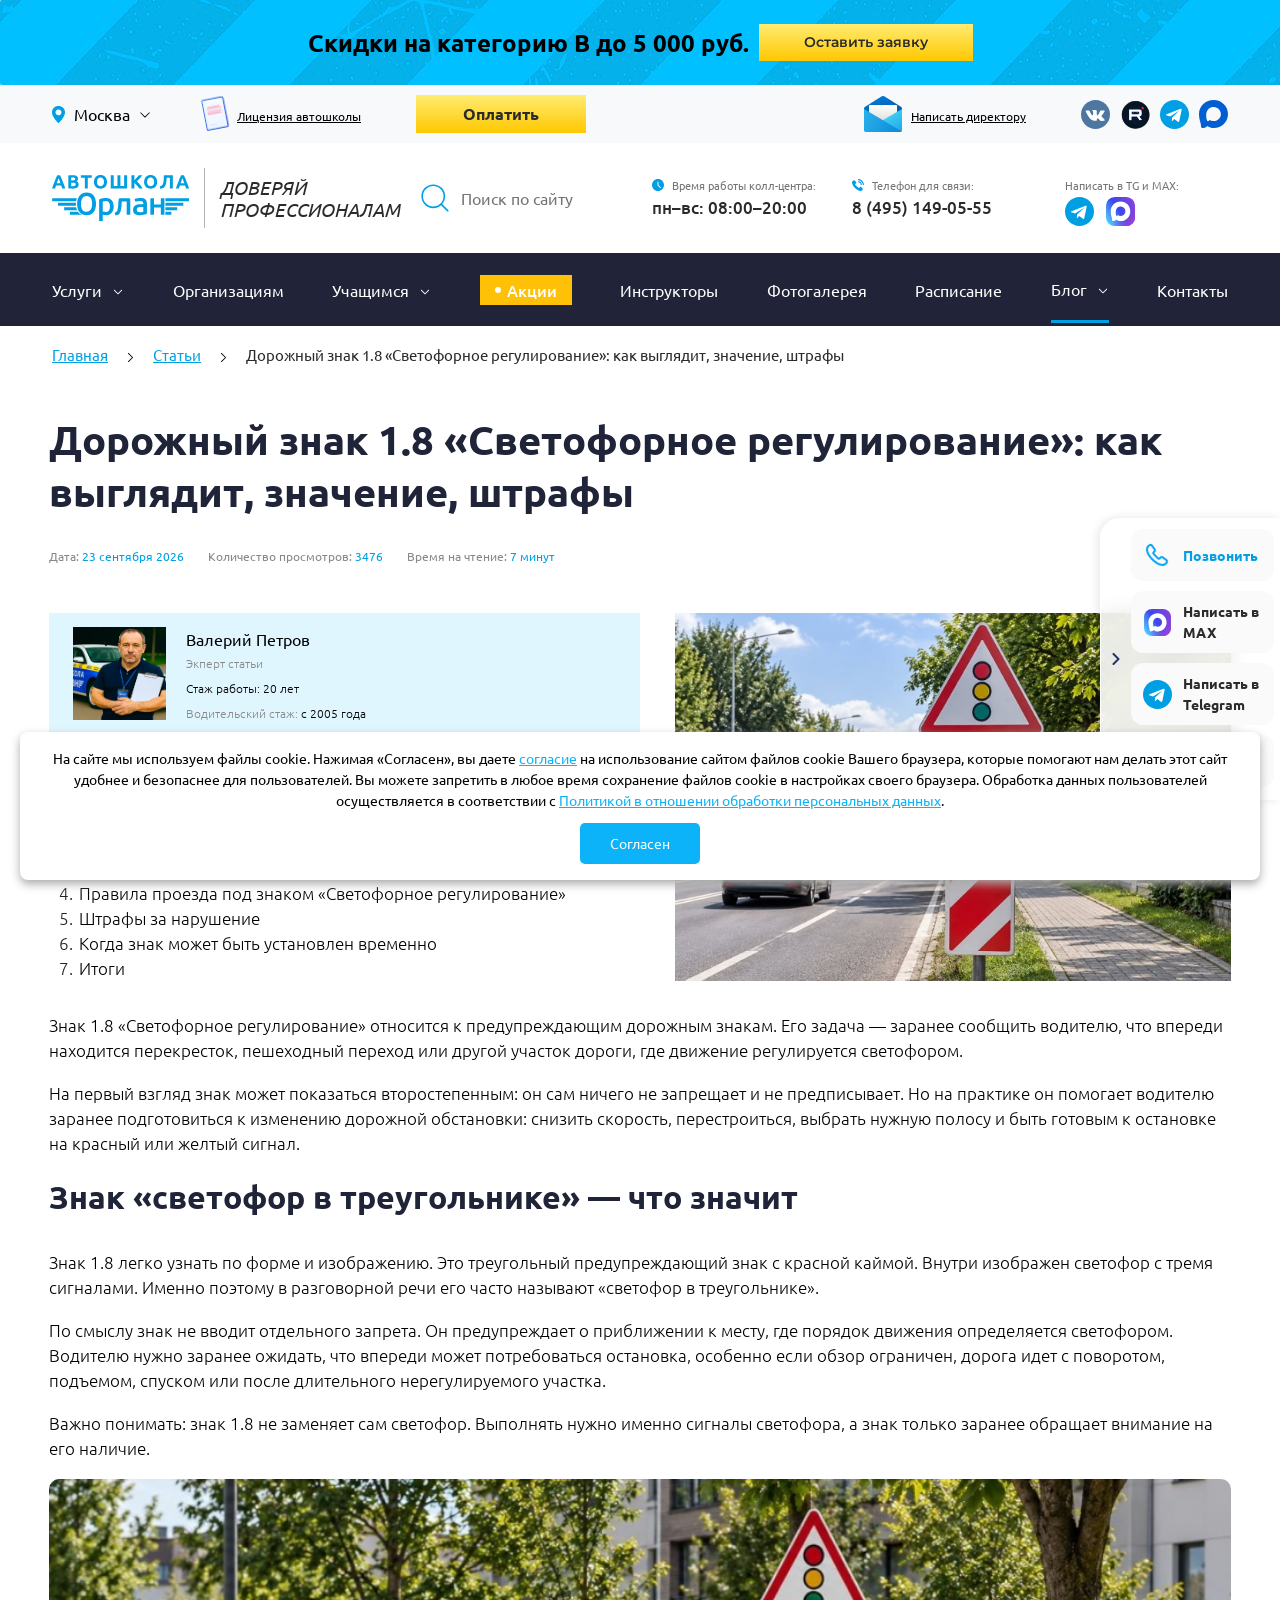
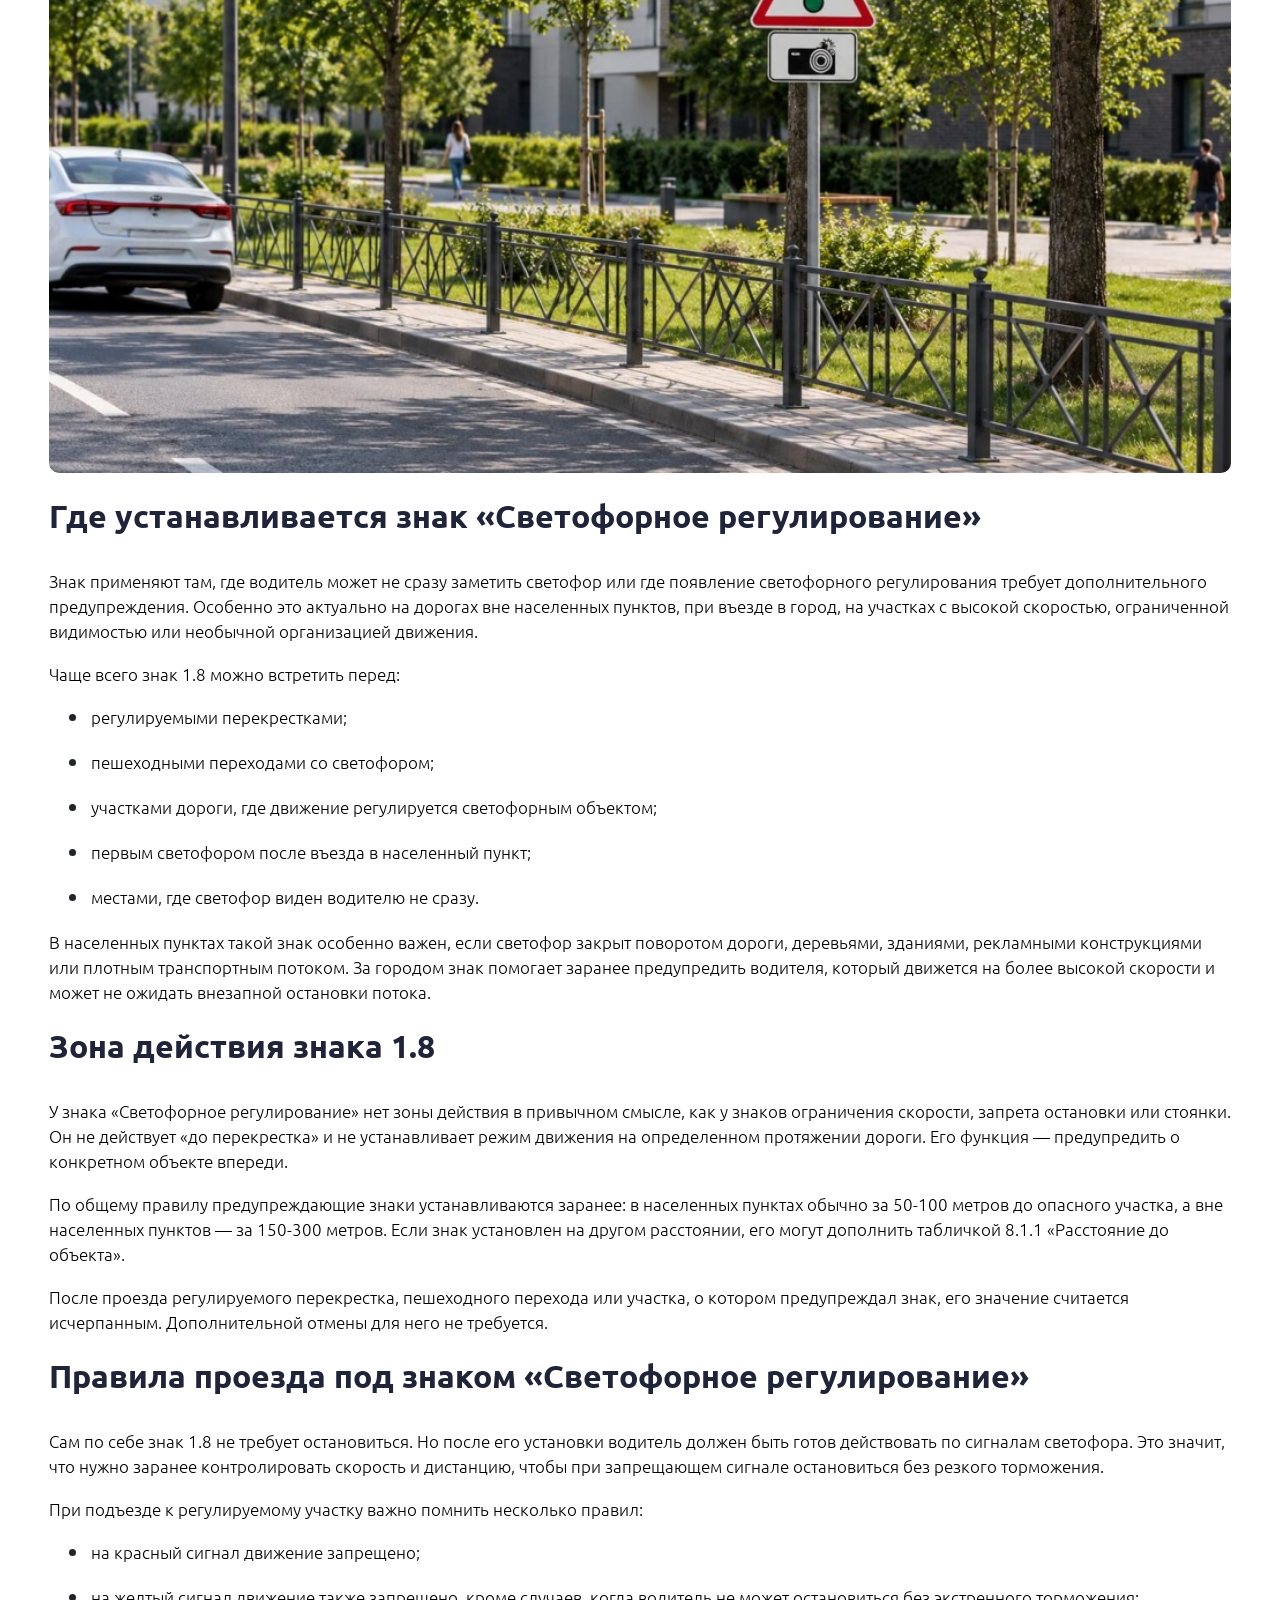
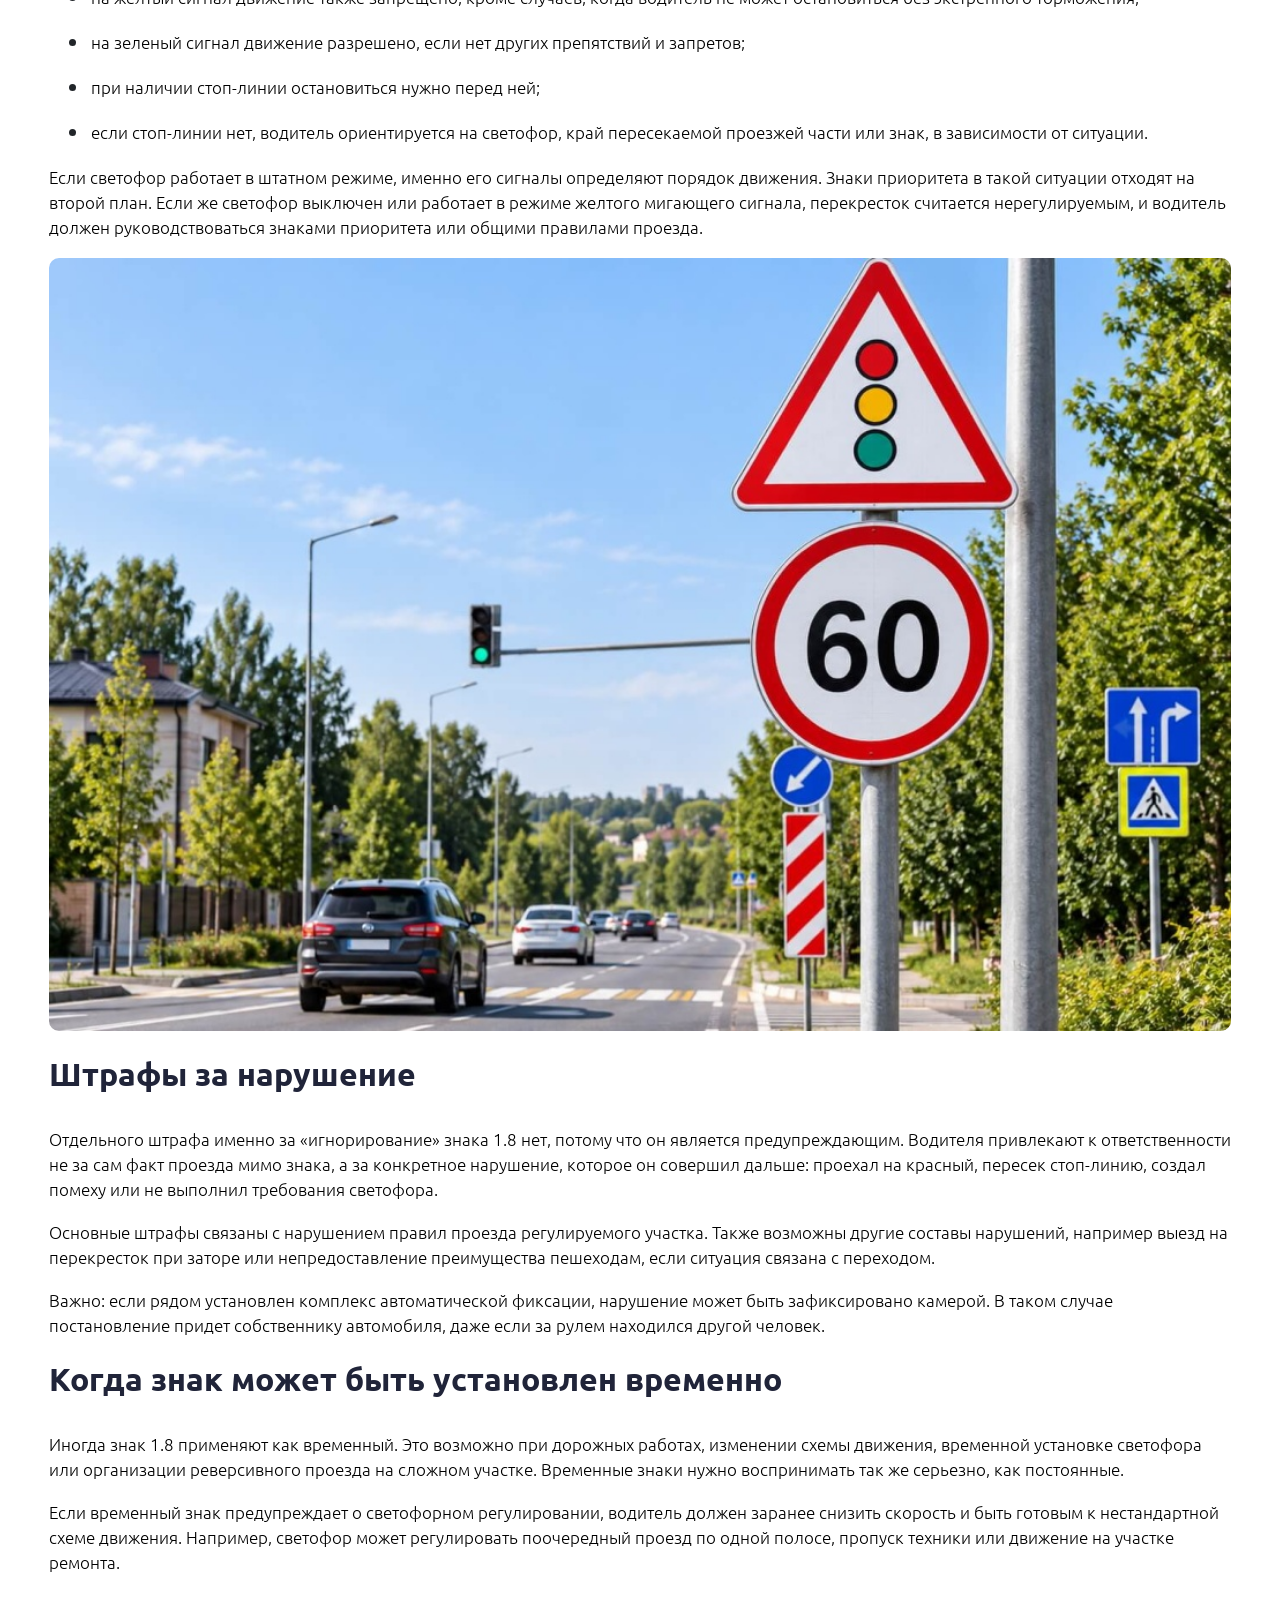
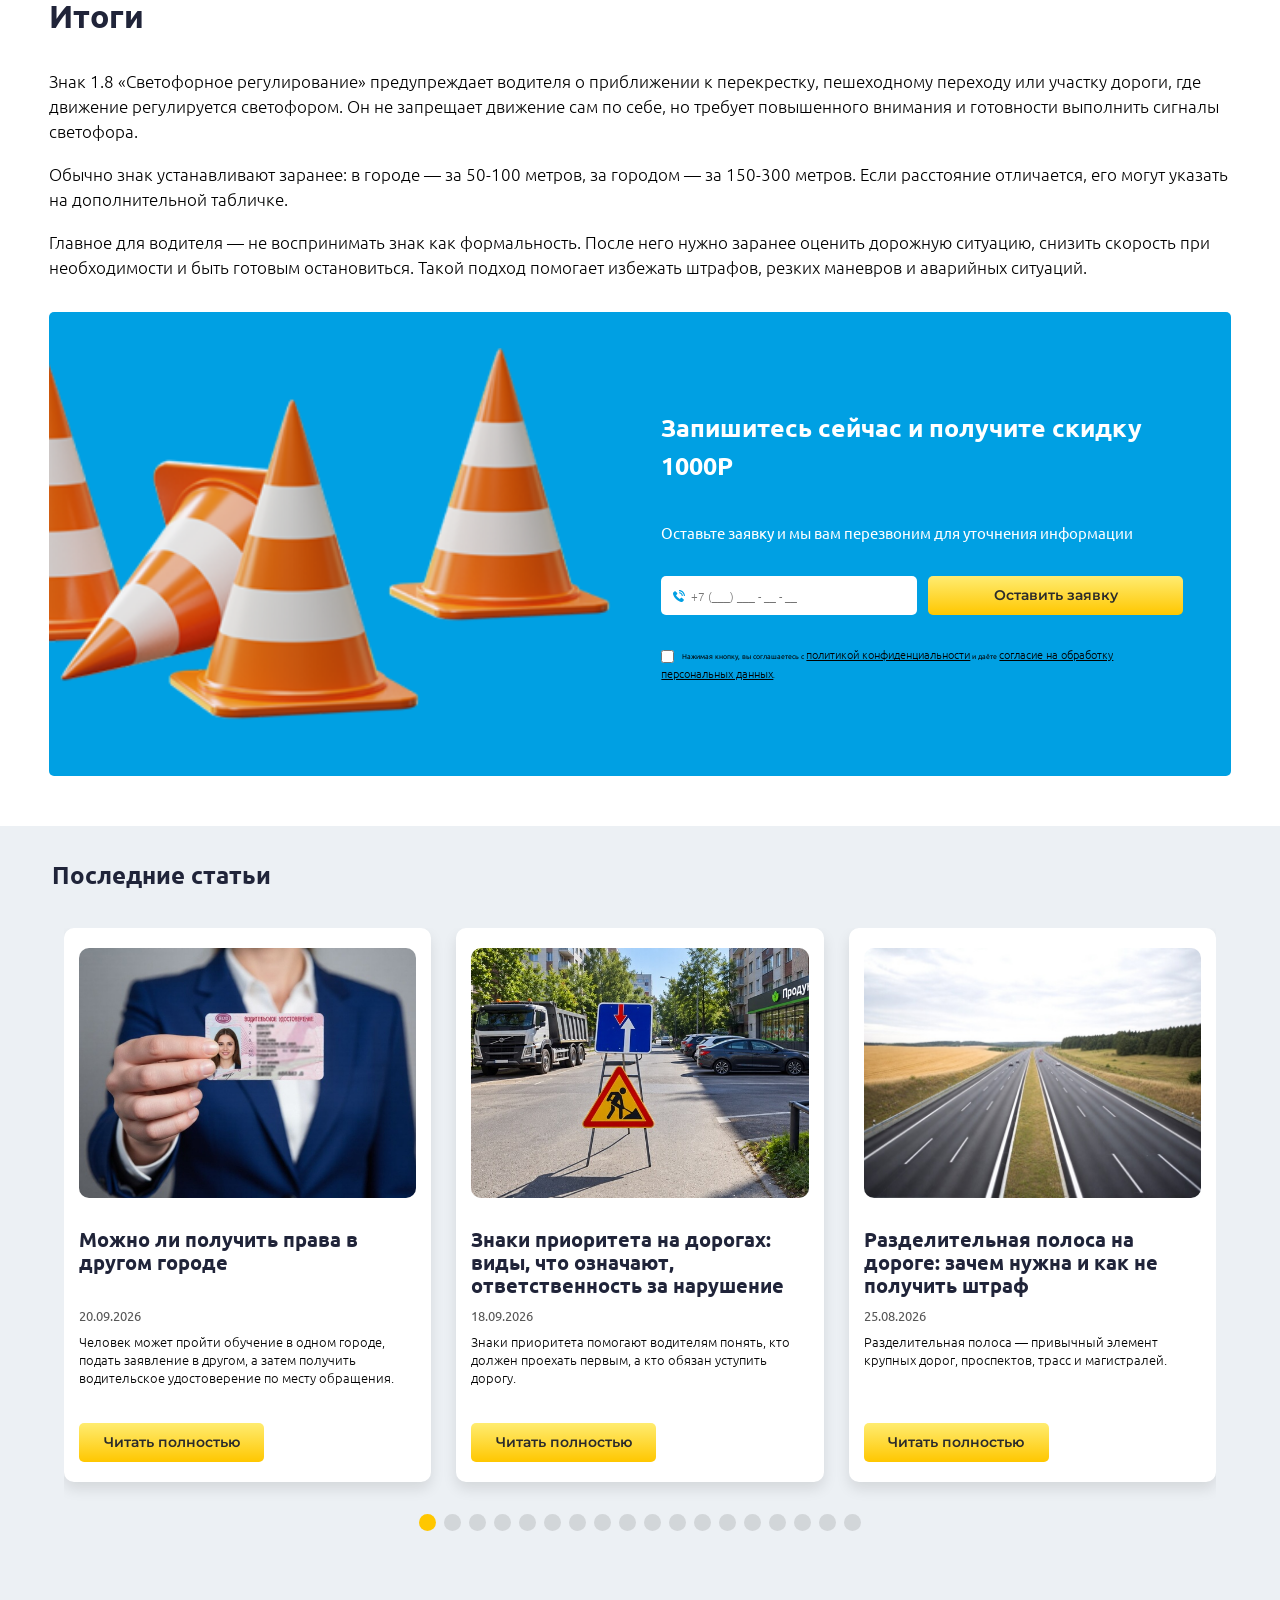
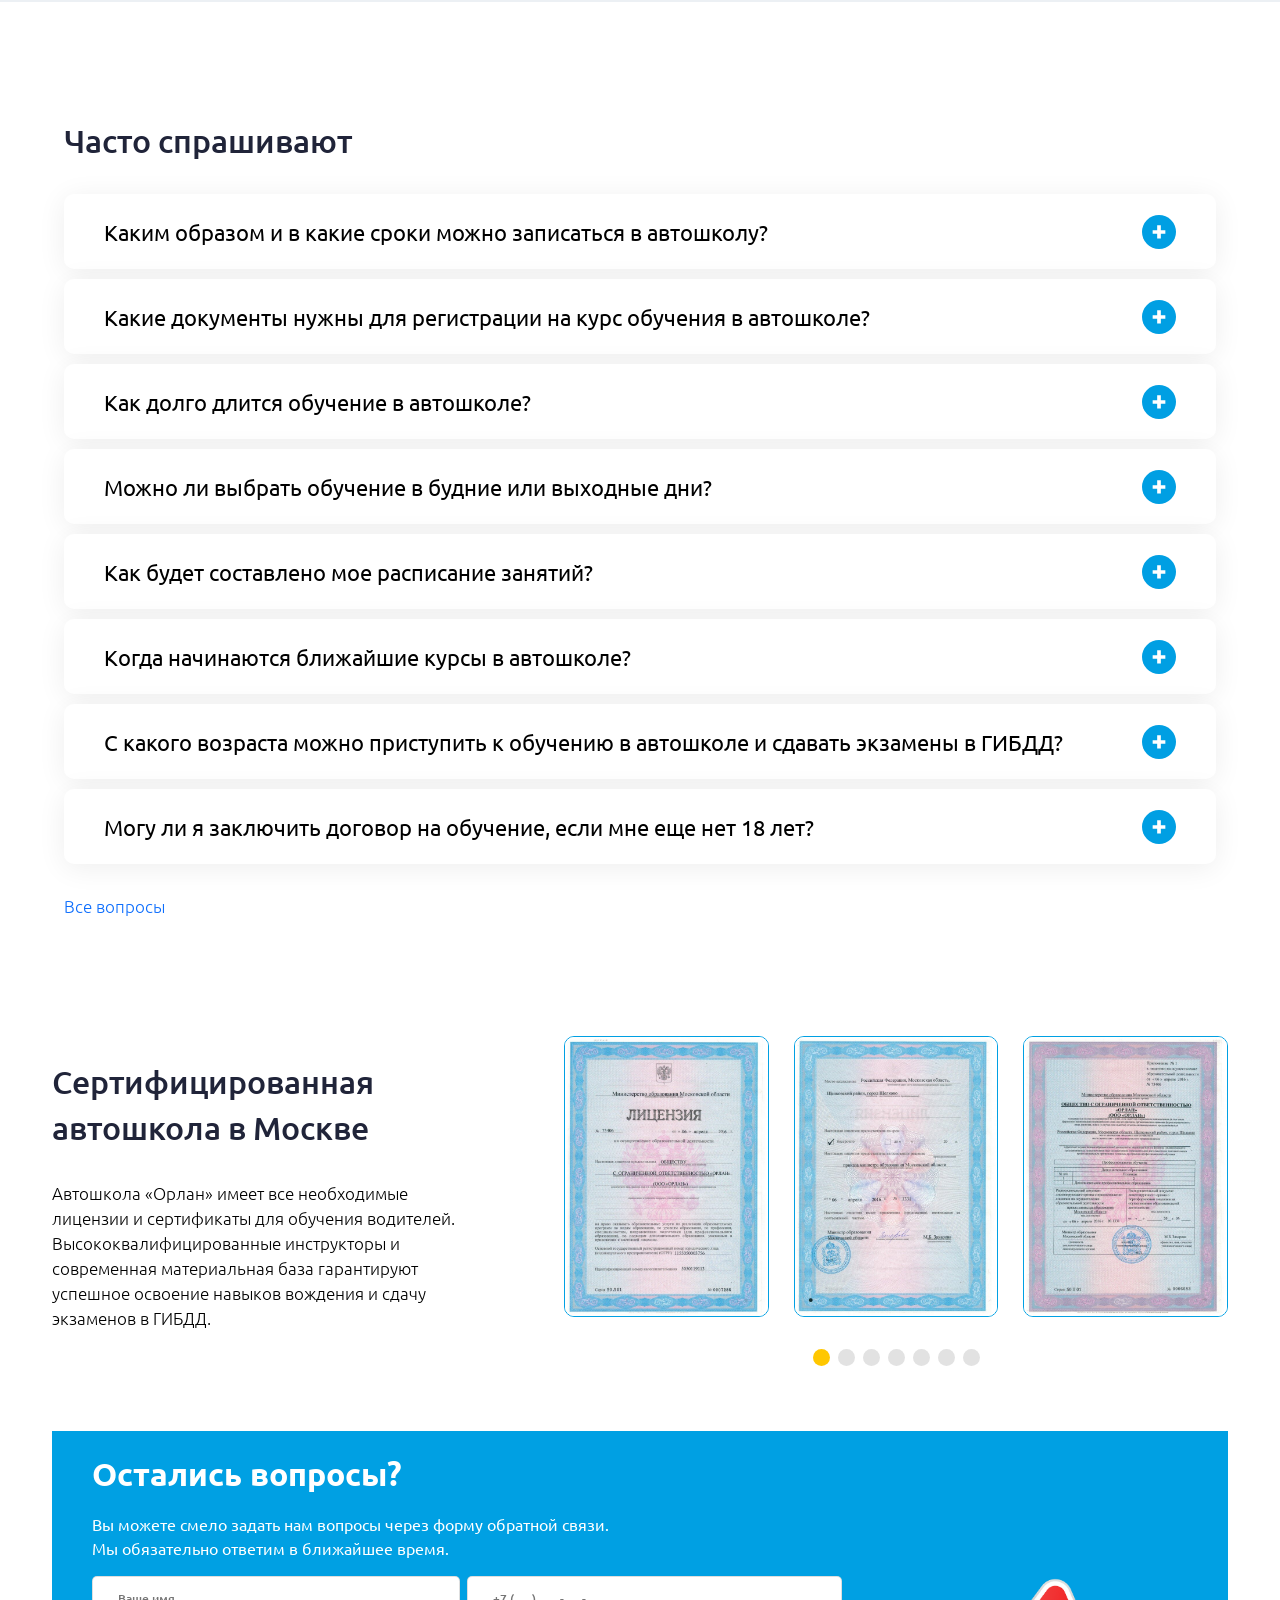
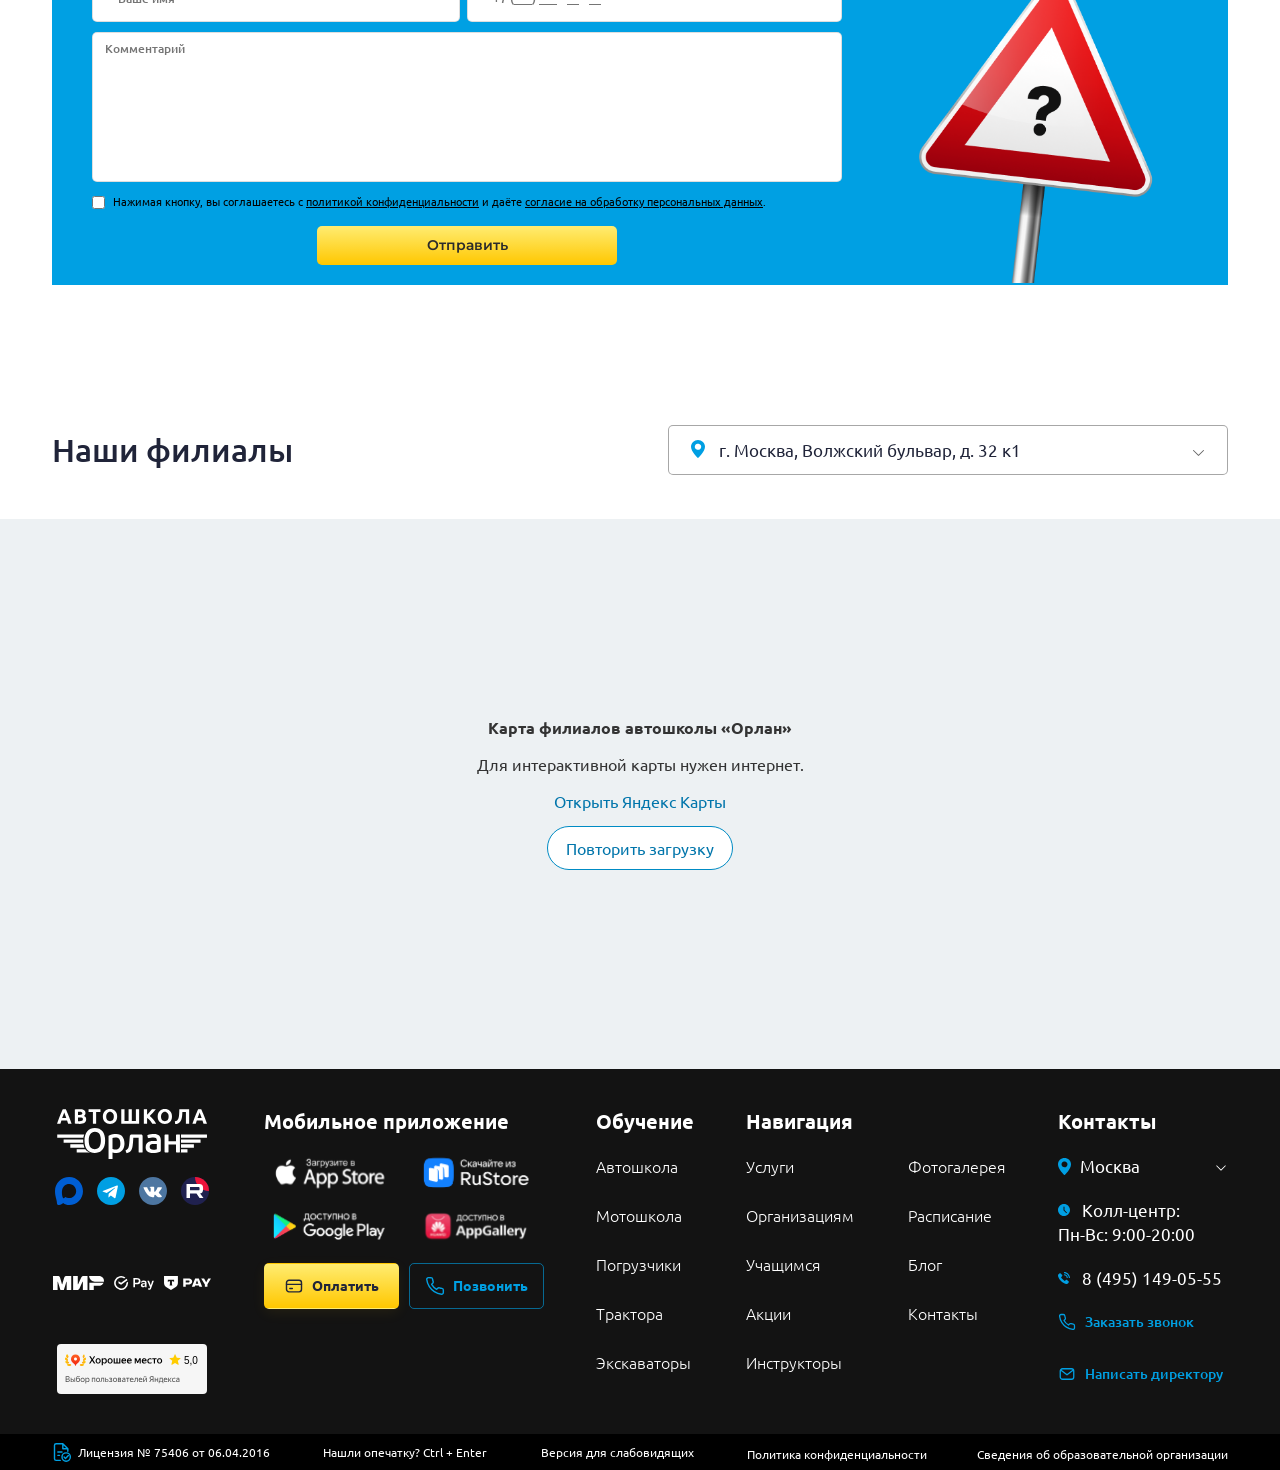
<file: blog/dorozhnyy-znak-1-8-svetofornoe-regulirovanie/index.html>
<!DOCTYPE html>

<html lang="ru" xml:lang="ru" xmlns="http://www.w3.org/1999/xhtml">
<head><script>window.OFFLINE_ROOT="../../";window.OFFLINE_ROUTE="/blog/dorozhnyy-znak-1-8-svetofornoe-regulirovanie/";</script><script src="../../offline-runtime.js"></script>
<meta content="text/html; charset=utf-8" http-equiv="Content-Type"/>
<meta name="robots" content="noindex, nofollow">
<meta content="знак 1.8, дорожный знак 1.8, светофорное регулирование знак, дорожный знак светофорное регулирование" name="keywords"/>
<meta content="Что значит знак 1.8 Светофорное регулирование и где действует по ПДД. Как выглядит знак 1.8, фото знака светофор в треугольнике. Правила проезда под знаком Светофорное регулирование и штрафы за нарушение." name="description"/>
<meta charset="utf-8"/>
<meta charset="utf-8" content="width=device-width, initial-scale=1, user-scalable=no, maximum-scale=1, minimum-scale=1" name="viewport"/>
<meta content="ie=edge" http-equiv="X-UA-Compatible"/>
<meta content="#ffffff" name="theme-color"/>
<meta content="no" name="imagetoolbar"/>
<meta content="" name="application-name"/>
<meta content="yes" name="mobile-web-app-capable"/>
<meta content="yes" name="apple-mobile-web-app-capable"/>
<meta content="black-translucent" name="apple-mobile-web-app-status-bar-style"/>
<meta content="" name="apple-mobile-web-app-title"/>
<meta content="no" name="msthemecompatible"/>
<meta content="no" name="cleartype"/>
<meta content="True" name="HandheldFriendly"/>
<meta content="telephone=no" name="format-detection"/>
<meta content="address=no" name="format-detection"/>
<meta content="notranslate" name="google"/>
<meta content="#2b5797" name="msapplication-TileColor"/>
<meta content="/favicons/mstile-144x144.png" name="msapplication-TileImage"/>
<meta content="/favicons/browserconfig.xml" name="msapplication-config"/>
<link href="../../assets/favicon-7c4783b8e093.ico" rel="shortcut icon"/>

<link color="#2b5797" href="../../assets/safari-pinned-tab-5d163c24737e.svg" rel="mask-icon"/>
<link href="../../assets/apple-touch-icon-5175f67c85a8.png" rel="apple-touch-icon" sizes="180x180"/>
<script data-skip-moving="true">(function(w, d, n) {var cl = "bx-core";var ht = d.documentElement;var htc = ht ? ht.className : undefined;if (htc === undefined || htc.indexOf(cl) !== -1){return;}var ua = n.userAgent;if (/(iPad;)|(iPhone;)/i.test(ua)){cl += " bx-ios";}else if (/Windows/i.test(ua)){cl += ' bx-win';}else if (/Macintosh/i.test(ua)){cl += " bx-mac";}else if (/Linux/i.test(ua) && !/Android/i.test(ua)){cl += " bx-linux";}else if (/Android/i.test(ua)){cl += " bx-android";}cl += (/(ipad|iphone|android|mobile|touch)/i.test(ua) ? " bx-touch" : " bx-no-touch");cl += w.devicePixelRatio && w.devicePixelRatio >= 2? " bx-retina": " bx-no-retina";if (/AppleWebKit/.test(ua)){cl += " bx-chrome";}else if (/Opera/.test(ua)){cl += " bx-opera";}else if (/Firefox/.test(ua)){cl += " bx-firefox";}ht.className = htc ? htc + " " + cl : cl;})(window, document, navigator);</script>
<link href="../../assets/style-09c8d2ee4277.css" rel="stylesheet" type="text/css"/>
<link href="../../assets/style-f304176ac819.css" rel="stylesheet" type="text/css"/>
<link data-template-style="true" href="../../assets/style-f2d753db8d3d.css" rel="stylesheet" type="text/css"/>
<link data-template-style="true" href="../../assets/style-0640bb8a3fc8.css" rel="stylesheet" type="text/css"/>
<link data-template-style="true" href="../../assets/style-94eba9f2f17c.css" rel="stylesheet" type="text/css"/>
<link data-template-style="true" href="../../assets/style-min-c6e9dd0b5ed0.css" rel="stylesheet" type="text/css"/>
<link data-template-style="true" href="../../assets/style-55d1d6ae95ab.css" rel="stylesheet" type="text/css"/>
<link data-template-style="true" href="../../assets/style-72f4b93f8702.css" rel="stylesheet" type="text/css"/>
<link data-template-style="true" href="../../assets/style-f91bedeb0b75.css" rel="stylesheet" type="text/css"/>
<link data-template-style="true" href="../../assets/style-4fe6119809c4.css" rel="stylesheet" type="text/css"/>
<link data-template-style="true" href="../../assets/styles-f49648660b22.css" rel="stylesheet" type="text/css"/>
<link data-template-style="true" href="../../assets/template_styles-f76d6d6d37e0.css" rel="stylesheet" type="text/css"/>
<link data-template-style="true" href="../../assets/bootstrap-min-03813ba0f429.css" rel="stylesheet" type="text/css"/>
<link data-template-style="true" href="../../assets/swiper-bundle-min-7f553afd75ee.css" rel="stylesheet" type="text/css"/>
<link data-template-style="true" href="../../assets/fancybox-cad1df97596a.css" rel="stylesheet" type="text/css"/>
<link data-template-style="true" href="../../assets/main-514533ba87a9.css" rel="stylesheet" type="text/css"/>
<link href="https://xn----7sbabh2chctdbd0au5g.xn--p1ai/blog/dorozhnyy-znak-1-8-svetofornoe-regulirovanie/" rel="canonical"/>
<script data-skip-moving="true" type="text/javascript">
    (function(H){H.className=H.className.replace(/\bno-js\b/,'js')})(document.documentElement)
</script>
<title>Знак 1.8 Светофорное регулирование - как выглядит, что значит, правила и штрафы</title>
<style>
		.item-form-footer .form_polit .link a:hover,
		.item-form-footer .form_polit .link a:focus-visible { color: #fff; }
	</style>



<link href="../../offline-runtime.css" rel="stylesheet"/>
<link rel="stylesheet" href="../../footer.css"/></head>
<body>
<div class="wrapper">
<header class="header">
<div class="header__banner v1">
<span>Скидки на категорию В до 5 000 руб. <span class="button" data-bs-target="#sign-up" data-bs-toggle="modal" href="#">Оставить заявку</span></span>
</div>
<div class="header__top">
<div class="container">
<div class="header__top-inner">
<div class="flex">
<div class="choose__region">
<div class="choose__region">
<span data-region-id="51" id="current-region">Москва</span>
<div class="region-confirm js-region-confirm" id="region-confirm" style="display: none">
<div class="region-confirm__inner">
<div class="region-confirm__name">Ваш регион — Москва?</div>
<div class="region-confirm__btns">
<a class="button" href="#" id="region-deny">Нет</a>
<a class="button button--blue" href="#" id="region-confirm-button">Да, верно</a>
</div>
<div class="region-confirm__note">
                От выбранного региона зависят цены и контакты филиала
            </div>
</div>
</div>

<div class="select-region js-region-select" id="region-select" style="display: none;">
<div class="select-region__list">
<div class="select-region__item">
<a class="region-item" data-region-domain="автошкола-орлан.рф" data-region-id="51" data-region-name="Москва" href="javascript:;">Москва</a>
</div>
<div class="select-region__item">
<a class="region-item" data-region-domain="балашиха.автошкола-орлан.рф" data-region-id="130" data-region-name="Балашиха" href="javascript:;">Балашиха</a>
</div>
<div class="select-region__item">
<a class="region-item" data-region-domain="жуковский.автошкола-орлан.рф" data-region-id="132" data-region-name="Жуковский" href="javascript:;">Жуковский</a>
</div>
<div class="select-region__item">
<a class="region-item" data-region-domain="железнодорожный.автошкола-орлан.рф" data-region-id="131" data-region-name="Железнодорожный" href="javascript:;">Железнодорожный</a>
</div>
<div class="select-region__item">
<a class="region-item" data-region-domain="ивантеевка.автошкола-орлан.рф" data-region-id="4334" data-region-name="Ивантеевка" href="javascript:;">Ивантеевка</a>
</div>
<div class="select-region__item">
<a class="region-item" data-region-domain="краснозаводск.автошкола-орлан.рф" data-region-id="133" data-region-name="Краснозаводск" href="javascript:;">Краснозаводск</a>
</div>
<div class="select-region__item">
<a class="region-item" data-region-domain="лосино-петровский.автошкола-орлан.рф" data-region-id="134" data-region-name="Лосино-Петровский" href="javascript:;">Лосино-Петровский</a>
</div>
<div class="select-region__item">
<a class="region-item" data-region-domain="люберцы.автошкола-орлан.рф" data-region-id="135" data-region-name="Люберцы" href="javascript:;">Люберцы</a>
</div>
<div class="select-region__item">
<a class="region-item" data-region-domain="монино.автошкола-орлан.рф" data-region-id="136" data-region-name="Монино" href="javascript:;">Монино</a>
</div>
<div class="select-region__item">
<a class="region-item" data-region-domain="ногинск.автошкола-орлан.рф" data-region-id="137" data-region-name="Ногинск" href="javascript:;">Ногинск</a>
</div>
<div class="select-region__item">
<a class="region-item" data-region-domain="орехово-зуево.автошкола-орлан.рф" data-region-id="138" data-region-name="Орехово-Зуево" href="javascript:;">Орехово-Зуево</a>
</div>
<div class="select-region__item">
<a class="region-item" data-region-domain="павловский-посад.автошкола-орлан.рф" data-region-id="139" data-region-name="Павловский Посад" href="javascript:;">Павловский Посад</a>
</div>
<div class="select-region__item">
<a class="region-item" data-region-domain="пересвет.автошкола-орлан.рф" data-region-id="140" data-region-name="Пересвет" href="javascript:;">Пересвет</a>
</div>
<div class="select-region__item">
<a class="region-item" data-region-domain="реутов.автошкола-орлан.рф" data-region-id="142" data-region-name="Реутов" href="javascript:;">Реутов</a>
</div>
<div class="select-region__item">
<a class="region-item" data-region-domain="раменское.автошкола-орлан.рф" data-region-id="141" data-region-name="Раменское" href="javascript:;">Раменское</a>
</div>
<div class="select-region__item">
<a class="region-item" data-region-domain="свердловский.автошкола-орлан.рф" data-region-id="143" data-region-name="Свердловский" href="javascript:;">Свердловский</a>
</div>
<div class="select-region__item">
<a class="region-item" data-region-domain="сергиев-посад.автошкола-орлан.рф" data-region-id="144" data-region-name="Сергиев Посад" href="javascript:;">Сергиев Посад</a>
</div>
<div class="select-region__item">
<a class="region-item" data-region-domain="старая-купавна.автошкола-орлан.рф" data-region-id="145" data-region-name="Старая Купавна" href="javascript:;">Старая Купавна</a>
</div>
<div class="select-region__item">
<a class="region-item" data-region-domain="фрязино.автошкола-орлан.рф" data-region-id="146" data-region-name="Фрязино" href="javascript:;">Фрязино</a>
</div>
<div class="select-region__item">
<a class="region-item" data-region-domain="химки.автошкола-орлан.рф" data-region-id="4332" data-region-name="Химки" href="javascript:;">Химки</a>
</div>
<div class="select-region__item">
<a class="region-item" data-region-domain="хотьково.автошкола-орлан.рф" data-region-id="147" data-region-name="Хотьково" href="javascript:;">Хотьково</a>
</div>
<div class="select-region__item">
<a class="region-item" data-region-domain="черноголовка.автошкола-орлан.рф" data-region-id="148" data-region-name="Черноголовка" href="javascript:;">Черноголовка</a>
</div>
<div class="select-region__item">
<a class="region-item" data-region-domain="чкаловский.автошкола-орлан.рф" data-region-id="53" data-region-name="Чкаловский" href="javascript:;">Чкаловский</a>
</div>
<div class="select-region__item">
<a class="region-item" data-region-domain="шатура.автошкола-орлан.рф" data-region-id="149" data-region-name="Шатура" href="javascript:;">Шатура</a>
</div>
<div class="select-region__item">
<a class="region-item" data-region-domain="щелково.автошкола-орлан.рф" data-region-id="52" data-region-name="Щёлково" href="javascript:;">Щёлково</a>
</div>
<div class="select-region__item">
<a class="region-item" data-region-domain="электрогорск.автошкола-орлан.рф" data-region-id="150" data-region-name="Электрогорск" href="javascript:;">Электрогорск</a>
</div>
<div class="select-region__item">
<a class="region-item" data-region-domain="электросталь.автошкола-орлан.рф" data-region-id="151" data-region-name="Электросталь" href="javascript:;">Электросталь</a>
</div>
<div class="select-region__item">
<a class="region-item" data-region-domain="электроугли.автошкола-орлан.рф" data-region-id="152" data-region-name="Электроугли" href="javascript:;">Электроугли</a>
</div>
</div>
</div>

</div> </div>
<div class="link license">
<a href="https://xn----7sbabh2chctdbd0au5g.xn--p1ai/students/svedeniya-ob-obrazovatelnoy-organizatsii/" target="_blank">Лицензия автошколы</a>
</div>
<div class="buy_ob">
<a data-bs-target="#buy" data-bs-toggle="modal" href="#"> Оплатить </a>
</div>
</div>
<div class="flex">
<div class="link feedback">
<a data-bs-target="#reviews" data-bs-toggle="modal" href="#"> Написать директору </a>
</div>
<div class="social">
<span class="social__links">
<a href="https://vk.com/orlan_school" target="_blank">
<img alt="vk" loading="eager" src="../../assets/vk-d08af79aebad.svg"/>
</a>
<a href="https://rutube.ru/channel/43579336/" target="_blank">
<img alt="rutube" loading="eager" src="../../assets/rutube-2db5daad91dc.svg"/>
</a>
<a href="https://t.me/orlankanal" target="_blank">
<img alt="telegram" loading="eager" src="../../assets/telegram-f167245fdbcb.svg"/>
</a>
<a href="https://max.ru/id5050119113_biz" target="_blank">
<img alt="max" height="29px" loading="eager" src="../../assets/max-4827cb950e63.svg" width="29px"/>
</a>
</span>
</div>
</div>
</div>
</div>
</div>
<div class="header__fix">
<div class="header__main">
<div class="container">
<div class="header__main-inner row">
<div class="logo col-12 col-lg-4">
<div class="choose__region">
<div class="choose__region">
<span data-region-id="51" id="current-region-fixed">Москва</span>

<div class="select-region js-region-select" id="region-select-fixed" style="display: none;">
<div class="select-region__list">
<div class="select-region__item">
<a class="region-item" data-region-domain="автошкола-орлан.рф" data-region-id="51" data-region-name="Москва" href="javascript:;">Москва</a>
</div>
<div class="select-region__item">
<a class="region-item" data-region-domain="балашиха.автошкола-орлан.рф" data-region-id="130" data-region-name="Балашиха" href="javascript:;">Балашиха</a>
</div>
<div class="select-region__item">
<a class="region-item" data-region-domain="жуковский.автошкола-орлан.рф" data-region-id="132" data-region-name="Жуковский" href="javascript:;">Жуковский</a>
</div>
<div class="select-region__item">
<a class="region-item" data-region-domain="железнодорожный.автошкола-орлан.рф" data-region-id="131" data-region-name="Железнодорожный" href="javascript:;">Железнодорожный</a>
</div>
<div class="select-region__item">
<a class="region-item" data-region-domain="ивантеевка.автошкола-орлан.рф" data-region-id="4334" data-region-name="Ивантеевка" href="javascript:;">Ивантеевка</a>
</div>
<div class="select-region__item">
<a class="region-item" data-region-domain="краснозаводск.автошкола-орлан.рф" data-region-id="133" data-region-name="Краснозаводск" href="javascript:;">Краснозаводск</a>
</div>
<div class="select-region__item">
<a class="region-item" data-region-domain="лосино-петровский.автошкола-орлан.рф" data-region-id="134" data-region-name="Лосино-Петровский" href="javascript:;">Лосино-Петровский</a>
</div>
<div class="select-region__item">
<a class="region-item" data-region-domain="люберцы.автошкола-орлан.рф" data-region-id="135" data-region-name="Люберцы" href="javascript:;">Люберцы</a>
</div>
<div class="select-region__item">
<a class="region-item" data-region-domain="монино.автошкола-орлан.рф" data-region-id="136" data-region-name="Монино" href="javascript:;">Монино</a>
</div>
<div class="select-region__item">
<a class="region-item" data-region-domain="ногинск.автошкола-орлан.рф" data-region-id="137" data-region-name="Ногинск" href="javascript:;">Ногинск</a>
</div>
<div class="select-region__item">
<a class="region-item" data-region-domain="орехово-зуево.автошкола-орлан.рф" data-region-id="138" data-region-name="Орехово-Зуево" href="javascript:;">Орехово-Зуево</a>
</div>
<div class="select-region__item">
<a class="region-item" data-region-domain="павловский-посад.автошкола-орлан.рф" data-region-id="139" data-region-name="Павловский Посад" href="javascript:;">Павловский Посад</a>
</div>
<div class="select-region__item">
<a class="region-item" data-region-domain="пересвет.автошкола-орлан.рф" data-region-id="140" data-region-name="Пересвет" href="javascript:;">Пересвет</a>
</div>
<div class="select-region__item">
<a class="region-item" data-region-domain="реутов.автошкола-орлан.рф" data-region-id="142" data-region-name="Реутов" href="javascript:;">Реутов</a>
</div>
<div class="select-region__item">
<a class="region-item" data-region-domain="раменское.автошкола-орлан.рф" data-region-id="141" data-region-name="Раменское" href="javascript:;">Раменское</a>
</div>
<div class="select-region__item">
<a class="region-item" data-region-domain="свердловский.автошкола-орлан.рф" data-region-id="143" data-region-name="Свердловский" href="javascript:;">Свердловский</a>
</div>
<div class="select-region__item">
<a class="region-item" data-region-domain="сергиев-посад.автошкола-орлан.рф" data-region-id="144" data-region-name="Сергиев Посад" href="javascript:;">Сергиев Посад</a>
</div>
<div class="select-region__item">
<a class="region-item" data-region-domain="старая-купавна.автошкола-орлан.рф" data-region-id="145" data-region-name="Старая Купавна" href="javascript:;">Старая Купавна</a>
</div>
<div class="select-region__item">
<a class="region-item" data-region-domain="фрязино.автошкола-орлан.рф" data-region-id="146" data-region-name="Фрязино" href="javascript:;">Фрязино</a>
</div>
<div class="select-region__item">
<a class="region-item" data-region-domain="химки.автошкола-орлан.рф" data-region-id="4332" data-region-name="Химки" href="javascript:;">Химки</a>
</div>
<div class="select-region__item">
<a class="region-item" data-region-domain="хотьково.автошкола-орлан.рф" data-region-id="147" data-region-name="Хотьково" href="javascript:;">Хотьково</a>
</div>
<div class="select-region__item">
<a class="region-item" data-region-domain="черноголовка.автошкола-орлан.рф" data-region-id="148" data-region-name="Черноголовка" href="javascript:;">Черноголовка</a>
</div>
<div class="select-region__item">
<a class="region-item" data-region-domain="чкаловский.автошкола-орлан.рф" data-region-id="53" data-region-name="Чкаловский" href="javascript:;">Чкаловский</a>
</div>
<div class="select-region__item">
<a class="region-item" data-region-domain="шатура.автошкола-орлан.рф" data-region-id="149" data-region-name="Шатура" href="javascript:;">Шатура</a>
</div>
<div class="select-region__item">
<a class="region-item" data-region-domain="щелково.автошкола-орлан.рф" data-region-id="52" data-region-name="Щёлково" href="javascript:;">Щёлково</a>
</div>
<div class="select-region__item">
<a class="region-item" data-region-domain="электрогорск.автошкола-орлан.рф" data-region-id="150" data-region-name="Электрогорск" href="javascript:;">Электрогорск</a>
</div>
<div class="select-region__item">
<a class="region-item" data-region-domain="электросталь.автошкола-орлан.рф" data-region-id="151" data-region-name="Электросталь" href="javascript:;">Электросталь</a>
</div>
<div class="select-region__item">
<a class="region-item" data-region-domain="электроугли.автошкола-орлан.рф" data-region-id="152" data-region-name="Электроугли" href="javascript:;">Электроугли</a>
</div>
</div>
</div>

</div>
</div>
<a href="../../index.html">
<span><svg fill="none" height="60.000000" viewbox="0 0 178 60" width="178.000000" xmlns="http://www.w3.org/2000/svg" xmlns:xlink="http://www.w3.org/1999/xlink">
<defs>
<clippath id="clip877_12698">
<rect fill="white" fill-opacity="0" height="60.000000" id="лого" width="178.000000"></rect>
</clippath>
</defs>
<rect fill="#FFFFFF" fill-opacity="0" height="60.000000" id="лого" width="178.000000"></rect>
<g clip-path="url(#clip877_12698)">
<path d="M32.3047 30.2549L0.226562 30.2549L0.226562 34.2242L31.2812 34.2242C31.4844 32.7749 31.8359 31.4493 32.3047 30.2549Z" fill="#009FE3" fill-opacity="1.000000" fill-rule="nonzero" id="Vector"></path>
<path d="M31.0938 36.0889L7.83594 36.0889L7.83594 40.0582L31.1641 40.0582C31.0938 39.228 31.0547 38.3612 31.0547 37.4508C31.0547 36.9919 31.0703 36.5332 31.0938 36.0889Z" fill="#009FE3" fill-opacity="1.000000" fill-rule="nonzero" id="Vector"></path>
<path d="M31.4062 41.9229L15.7656 41.9229L15.7656 45.8922L32.5547 45.8922C32.0391 44.7269 31.6562 43.4014 31.4062 41.9229Z" fill="#009FE3" fill-opacity="1.000000" fill-rule="nonzero" id="Vector"></path>
<path d="M33.5859 47.7495L23.375 47.7495L23.375 51.7043L39.3516 51.7043C36.875 51.0635 34.9531 49.7379 33.5859 47.7495Z" fill="#009FE3" fill-opacity="1.000000" fill-rule="nonzero" id="Vector"></path>
<path d="M57.1172 37.2833C57.1172 28.2156 52.9375 22.6584 44.8516 22.6584C37.6875 22.6584 32.6172 28.1355 32.6172 37.4509C32.6172 46.7662 36.6406 52.1632 44.7266 52.1632C52.8125 52.1632 57.1172 46.7662 57.1172 37.2906L57.1172 37.2833ZM52.0469 37.4436C52.0469 42.7532 50.3594 47.6548 44.8438 47.6548C39.3281 47.6548 37.6406 43.5688 37.6406 37.2324C37.6406 31.7189 39.9766 27.1377 44.9219 27.1377C50.7188 27.1377 52.0469 31.9957 52.0469 37.4363L52.0469 37.4436ZM65.8672 59.3008L65.8672 51.5369C67.7578 51.9884 69.2109 52.1122 70.6562 52.1122C76.9766 52.1122 80.0703 47.043 80.0703 40.9614C80.0703 34.8799 77.2578 29.8033 70.2969 29.8033C67.6094 29.8033 64.5078 30.1748 61.8047 31.3547C61.2812 31.6388 61.1641 31.8428 61.1641 32.338L61.1641 59.3008C61.1641 59.9126 61.4062 59.9928 61.9297 59.9928L65.1094 59.9928C65.7188 59.9928 65.875 59.9126 65.875 59.3008L65.8672 59.3008ZM75.2031 40.9177C75.2031 46.2273 72.9141 48.0262 69.8125 48.0262C68.7266 48.0262 67.5234 47.9025 65.8672 47.4581L65.8672 34.4647C66.8359 34.137 68.5234 33.8893 69.6094 33.8893C73.0625 33.8893 75.1953 35.7321 75.1953 40.9177L75.2031 40.9177ZM99.3203 30.255L88.7422 30.255C87.2891 30.255 86.4844 30.8667 86.3672 32.5419L86.0469 36.8318C85.4062 46.067 84.7266 47.4581 82.0234 48.6381C81.3828 48.9658 81.3047 49.0896 81.5 49.7378L82.3047 51.9884C82.4688 52.52 82.75 52.5565 83.4375 52.3525C88.8672 50.7211 89.75 47.2032 90.3984 36.8245L90.5625 34.2535L96.875 34.2535L96.875 50.9614C96.875 51.5732 97.1641 51.697 97.7656 51.697L100.703 51.697C101.344 51.697 101.594 51.5732 101.594 50.9614L101.594 32.5784C101.594 30.9833 101.109 30.2477 99.3359 30.2477L99.3203 30.255ZM123.203 49.3737L123.203 37.1158C123.203 32.338 120.703 29.7596 115.117 29.7596C112.742 29.7596 109.883 30.0874 107.633 30.9469C107.273 31.0707 107.156 31.3547 107.273 31.8063L107.828 34.137C107.953 34.625 108.148 34.7124 108.758 34.5448C110.078 34.0933 112.539 33.7291 114.344 33.7291C117.766 33.7291 118.484 35.244 118.484 37.327L118.484 38.0189L113.977 38.0189C107.539 38.0189 105.211 41.5369 105.211 45.3314C105.211 49.1261 107.102 52.1559 114.219 52.1559C116.797 52.1559 120.055 51.8281 122.43 50.7284C122.953 50.4807 123.195 50.0365 123.195 49.381L123.203 49.3737ZM118.453 41.6533L118.453 47.6621C117.047 48.2374 115.031 48.3176 114.273 48.3176C111.695 48.3176 110.008 47.5018 110.008 45.1711C110.008 41.901 112.82 41.6606 114.594 41.6606L118.453 41.6606L118.453 41.6533ZM132.352 50.8885L132.352 42.1851L141.203 42.1851L141.203 50.8885C141.203 51.5441 141.492 51.7043 142.094 51.7043L145.031 51.7043C145.719 51.7043 145.875 51.5806 145.875 50.8885L145.875 31.0343C145.875 30.3788 145.719 30.2622 145.031 30.2622L142.094 30.2622C141.492 30.2622 141.203 30.4225 141.203 31.0343L141.203 38.3103L132.352 38.3103L132.352 31.0343C132.352 30.3788 132.117 30.2622 131.469 30.2622L128.523 30.2622C127.922 30.2622 127.641 30.4225 127.641 31.0343L127.641 50.8885C127.641 51.5441 127.922 51.7043 128.523 51.7043L131.469 51.7043C132.109 51.7043 132.352 51.5806 132.352 50.8885Z" fill="#009FE3" fill-opacity="1.000000" fill-rule="nonzero" id="Vector"></path>
<path d="M147.164 36.0889L170.383 36.0889L170.383 40.0582L147.164 40.0582L147.164 36.0889Z" fill="#009FE3" fill-opacity="1.000000" fill-rule="nonzero" id="Vector"></path>
<path d="M147.164 41.9229L162.461 41.9229L162.461 45.885L147.164 45.8922L147.164 41.9229Z" fill="#009FE3" fill-opacity="1.000000" fill-rule="nonzero" id="Vector"></path>
<path d="M146.352 30.2549L178 30.2549L178 34.2242L147.164 34.2242L147.164 31.0269C147.164 30.386 147.016 30.2549 146.352 30.2549Z" fill="#009FE3" fill-opacity="1.000000" fill-rule="nonzero" id="Vector"></path>
<path d="M147.164 47.7495L154.844 47.7495L154.844 51.7043L146.375 51.7043C147.008 51.697 147.164 51.5587 147.164 50.8887L147.164 47.7495Z" fill="#009FE3" fill-opacity="1.000000" fill-rule="nonzero" id="Vector"></path>
<path d="M13.1875 17.4873C12.9922 16.89 12.7969 16.2855 12.5703 15.6592C12.3516 15.0327 12.1328 14.4064 11.9141 13.7874L5.25 13.7874C5.03906 14.4137 4.82031 15.04 4.60156 15.6592C4.39062 16.2855 4.1875 16.89 3.99219 17.4873L0 17.4873C0.648438 15.6445 1.25 13.9475 1.82812 12.3816C2.40625 10.823 2.96875 9.35181 3.52344 7.9679C4.07812 6.58411 4.61719 5.27307 5.15625 4.03491C5.6875 2.79675 6.24219 1.58044 6.82031 0.400635L10.4688 0.400635C11.0234 1.58777 11.5781 2.79675 12.125 4.03491C12.6719 5.27307 13.2188 6.58411 13.7656 7.9679C14.3203 9.35181 14.8828 10.823 15.4609 12.3816C16.0469 13.9403 16.6484 15.6445 17.2969 17.4873L13.1875 17.4873ZM8.5625 4.26807C8.47656 4.51562 8.35156 4.85803 8.1875 5.2804C8.02344 5.71008 7.82812 6.19812 7.625 6.76624C7.41406 7.32703 7.17188 7.93884 6.92188 8.61621C6.65625 9.28625 6.39844 9.99268 6.125 10.7356L11.0078 10.7356C10.75 9.99268 10.4922 9.28625 10.2578 8.60889C10.0156 7.93152 9.78125 7.3197 9.55469 6.75159C9.33594 6.1908 9.14844 5.70288 8.97656 5.27307C8.80469 4.84338 8.67188 4.51562 8.57031 4.26807L8.5625 4.26807ZM26.8359 17.7058C25.8984 17.7058 24.9688 17.6766 24.0469 17.6184C23.1172 17.5601 22.1562 17.4218 21.1484 17.2104L21.1484 0.640991C21.9375 0.495239 22.7969 0.378784 23.7422 0.305908C24.6797 0.233032 25.5469 0.196655 26.3516 0.196655C27.4375 0.196655 28.4297 0.276733 29.3438 0.429688C30.25 0.582642 31.0391 0.852173 31.6953 1.23083C32.3516 1.60962 32.8672 2.10486 33.2344 2.724C33.6094 3.34302 33.7891 4.10046 33.7891 5.00366C33.7891 6.3656 33.1328 7.4436 31.8203 8.23743C32.8984 8.64526 33.6406 9.20618 34.0391 9.9126C34.4297 10.6191 34.625 11.4203 34.625 12.3015C34.625 14.0933 33.9688 15.4407 32.6719 16.3438C31.3672 17.2469 29.4219 17.6985 26.8359 17.6985L26.8359 17.7058ZM24.8984 10.0364L24.8984 14.4501C25.1719 14.4866 25.4766 14.5084 25.8047 14.5229C26.1328 14.5375 26.5 14.5448 26.8906 14.5448C28.0391 14.5448 28.9688 14.3773 29.6797 14.0496C30.3828 13.7218 30.7422 13.11 30.7422 12.2214C30.7422 11.4348 30.4453 10.8667 29.8516 10.5317C29.2656 10.1967 28.4141 10.0292 27.3125 10.0292L24.8984 10.0292L24.8984 10.0364ZM24.8984 7.1012L26.7656 7.1012C27.9531 7.1012 28.7969 6.94824 29.3047 6.64233C29.8125 6.33655 30.0703 5.84851 30.0703 5.17847C30.0703 4.50842 29.8047 4.00586 29.2812 3.7218C28.7578 3.44507 27.9922 3.29932 26.9688 3.29932C26.6406 3.29932 26.2891 3.29932 25.9062 3.31396C25.5312 3.32117 25.1953 3.34302 24.8984 3.37219L24.8984 7.09399L24.8984 7.1012ZM51.5859 0.393311L51.5859 3.6781L46.4297 3.6781L46.4297 17.4873L42.5859 17.4873L42.5859 3.6781L37.4375 3.6781L37.4375 0.393311L51.5859 0.393311ZM58.3672 8.92932C58.3672 9.76697 58.4688 10.5244 58.6719 11.1945C58.875 11.8718 59.1719 12.4471 59.5625 12.9352C59.9453 13.4232 60.4141 13.7946 60.9766 14.0568C61.5391 14.319 62.1797 14.4501 62.8984 14.4501C63.6172 14.4501 64.2422 14.319 64.8047 14.0568C65.375 13.7946 65.8438 13.4232 66.2344 12.9352C66.6172 12.4471 66.9141 11.8718 67.1172 11.1945C67.3203 10.5171 67.4297 9.76697 67.4297 8.92932C67.4297 8.0918 67.3203 7.32703 67.1172 6.64966C66.9141 5.97229 66.6172 5.38232 66.2344 4.90173C65.8438 4.4137 65.3672 4.04224 64.8047 3.78003C64.2422 3.51782 63.6016 3.38672 62.8984 3.38672C62.1953 3.38672 61.5391 3.52515 60.9766 3.79456C60.4141 4.06409 59.9453 4.44287 59.5625 4.93079C59.1719 5.41882 58.875 6.00146 58.6719 6.67883C58.4688 7.3634 58.3672 8.11365 58.3672 8.93665L58.3672 8.92932ZM71.3984 8.92932C71.3984 10.3933 71.1797 11.6825 70.7422 12.7896C70.3047 13.8966 69.7109 14.8289 68.9609 15.579C68.2031 16.3292 67.3125 16.89 66.2578 17.2688C65.2188 17.6475 64.1016 17.8369 62.8984 17.8369C61.6953 17.8369 60.625 17.6475 59.5938 17.2688C58.5625 16.89 57.6562 16.3292 56.8906 15.579C56.1172 14.8289 55.5078 13.9038 55.0625 12.7896C54.6172 11.6825 54.3984 10.3933 54.3984 8.92932C54.3984 7.46545 54.6328 6.17627 55.0938 5.06921C55.5469 3.96216 56.1641 3.02991 56.9531 2.27234C57.7344 1.51489 58.6328 0.946777 59.6641 0.568115C60.6875 0.189331 61.7734 0 62.8984 0C64.0234 0 65.1719 0.189331 66.2031 0.568115C67.2344 0.946777 68.1406 1.51489 68.9141 2.27234C69.6797 3.02991 70.2969 3.96216 70.7344 5.06921C71.1797 6.17627 71.3984 7.46545 71.3984 8.92932ZM97.4531 17.4873L76.2578 17.4873L76.2578 0.393311L80.1016 0.393311L80.1016 14.2316L84.9375 14.2316L84.9375 0.393311L88.7812 0.393311L88.7812 14.2316L93.6094 14.2316L93.6094 0.393311L97.4531 0.393311L97.4531 17.4873ZM113.117 17.4873C112.773 16.9337 112.367 16.3292 111.891 15.681C111.422 15.0328 110.914 14.3845 110.375 13.729C109.836 13.0736 109.266 12.4399 108.672 11.8427C108.086 11.2455 107.492 10.7065 106.898 10.2477L106.898 17.4873L103.055 17.4873L103.055 0.393311L106.898 0.393311L106.898 6.81714C107.891 5.77563 108.891 4.69043 109.914 3.55432C110.938 2.41809 111.875 1.36194 112.734 0.385986L117.297 0.385986C116.133 1.7699 114.961 3.10266 113.789 4.38452C112.617 5.65918 111.375 6.94824 110.078 8.24475C111.445 9.38086 112.766 10.7429 114.031 12.3015C115.297 13.8674 116.523 15.5936 117.695 17.48L113.125 17.48L113.117 17.4873ZM123.43 8.92932C123.43 9.76697 123.539 10.5244 123.742 11.1945C123.945 11.8718 124.242 12.4471 124.625 12.9352C125.016 13.4232 125.484 13.7946 126.047 14.0568C126.609 14.319 127.25 14.4501 127.969 14.4501C128.688 14.4501 129.312 14.319 129.875 14.0568C130.445 13.7946 130.914 13.4232 131.297 12.9352C131.688 12.4471 131.984 11.8718 132.188 11.1945C132.391 10.5171 132.492 9.76697 132.492 8.92932C132.492 8.0918 132.391 7.32703 132.188 6.64966C131.984 5.96509 131.688 5.38232 131.297 4.90173C130.914 4.4137 130.438 4.04224 129.875 3.78003C129.305 3.51782 128.672 3.38672 127.969 3.38672C127.258 3.38672 126.609 3.52515 126.047 3.79456C125.484 4.06409 125.016 4.44287 124.625 4.93079C124.242 5.41882 123.945 6.00146 123.742 6.67883C123.539 7.3634 123.43 8.11365 123.43 8.93665L123.43 8.92932ZM136.469 8.92932C136.469 10.3933 136.25 11.6825 135.812 12.7896C135.375 13.8966 134.781 14.8289 134.031 15.579C133.273 16.3292 132.375 16.89 131.328 17.2688C130.289 17.6475 129.172 17.8369 127.969 17.8369C126.766 17.8369 125.703 17.6475 124.664 17.2688C123.633 16.89 122.727 16.3292 121.953 15.579C121.188 14.8289 120.57 13.9038 120.133 12.7896C119.688 11.6825 119.469 10.3933 119.469 8.92932C119.469 7.46545 119.703 6.17627 120.156 5.06921C120.617 3.96216 121.234 3.02991 122.023 2.27234C122.797 1.51489 123.703 0.946777 124.727 0.568115C125.758 0.189331 126.836 0 127.969 0C129.094 0 130.234 0.189331 131.273 0.568115C132.305 0.946777 133.211 1.51489 133.977 2.27234C134.75 3.02991 135.359 3.96216 135.805 5.06921C136.25 6.17627 136.469 7.46545 136.469 8.92932ZM148.797 3.64893C148.742 4.74878 148.688 5.85583 148.617 6.96289C148.539 8.06995 148.406 9.14783 148.219 10.1821C148.031 11.2163 147.766 12.1851 147.406 13.0955C147.047 13.9985 146.57 14.7997 145.953 15.4844C145.328 16.1763 144.57 16.7225 143.641 17.1377C142.727 17.5455 141.602 17.7786 140.266 17.8296L139.844 14.4792C141.031 14.3481 141.938 14.0496 142.578 13.5762C143.219 13.11 143.711 12.3889 144.039 11.4203C144.445 10.2185 144.734 8.66711 144.906 6.77344C145.086 4.87256 145.172 2.75305 145.172 0.400635L156.828 0.400635L156.828 17.4873L152.984 17.4873L152.984 3.64893L148.797 3.64893ZM173.891 17.4873C173.695 16.89 173.492 16.2855 173.273 15.6592C173.055 15.0327 172.836 14.4064 172.617 13.7874L165.945 13.7874C165.734 14.4137 165.516 15.04 165.297 15.6592C165.086 16.2855 164.883 16.89 164.695 17.4873L160.703 17.4873C161.352 15.6445 161.953 13.9475 162.531 12.3816C163.109 10.823 163.672 9.35181 164.227 7.9679C164.773 6.58411 165.312 5.27307 165.852 4.03491C166.383 2.79675 166.945 1.58044 167.523 0.400635L171.164 0.400635C171.727 1.58777 172.281 2.79675 172.828 4.03491C173.375 5.27307 173.914 6.58411 174.469 7.9679C175.023 9.35181 175.586 10.823 176.164 12.3816C176.75 13.9403 177.352 15.6445 178 17.4873L173.891 17.4873ZM169.266 4.26807C169.18 4.51562 169.055 4.85803 168.891 5.2804C168.719 5.71008 168.531 6.19812 168.328 6.76624C168.117 7.32703 167.875 7.93884 167.625 8.61621C167.359 9.28625 167.102 9.99268 166.828 10.7356L171.711 10.7356C171.453 9.99268 171.195 9.28625 170.953 8.60889C170.719 7.93152 170.484 7.3197 170.258 6.75159C170.039 6.1908 169.852 5.70288 169.672 5.27307C169.508 4.84338 169.375 4.51562 169.273 4.26807L169.266 4.26807Z" fill="#009FE3" fill-opacity="1.000000" fill-rule="nonzero" id="Vector"></path>
</g>
</svg></span>
<span class="line"></span>
<span>Доверяй профессионалам</span>
</a>
</div>
<div class="search col-12 col-lg-2" style="position:relative;">
<div class="header-search-title" id="search-container">
<svg fill="none" height="28" viewbox="0 0 28 28" width="28" xmlns="http://www.w3.org/2000/svg">
<path d="M27.379 26.2593L21.1939 20.0742C23.0922 17.9095 24.1396 15.1704 24.1396 12.2644C24.1396 9.09233 22.9042 6.11043 20.6614 3.86764C18.4186 1.62484 15.4367 0.389404 12.2646 0.389404C9.09257 0.389404 6.11068 1.62484 3.86788 3.86764C1.62508 6.11043 0.389648 9.09233 0.389648 12.2644C0.389648 15.4365 1.62508 18.4184 3.86788 20.6612C6.11068 22.904 9.09257 24.1394 12.2646 24.1394C15.1706 24.1394 17.9097 23.092 20.0744 21.1937L26.2595 27.3787C26.4141 27.5334 26.6167 27.6107 26.8193 27.6107C27.0218 27.6107 27.2244 27.5334 27.379 27.3787C27.6882 27.0695 27.6882 26.5685 27.379 26.2593ZM4.98735 19.5417C3.04374 17.5977 1.97298 15.0132 1.97298 12.2644C1.97298 9.5156 3.04374 6.93109 4.98735 4.9871C6.93134 3.0435 9.51585 1.97274 12.2646 1.97274C15.0134 1.97274 17.598 3.0435 19.542 4.9871C21.4856 6.93109 22.5563 9.5156 22.5563 12.2644C22.5563 15.0132 21.4856 17.5977 19.542 19.5417C17.598 21.4853 15.0134 22.5561 12.2646 22.5561C9.51585 22.5561 6.93134 21.4853 4.98735 19.5417Z" fill="#009FE3"></path>
</svg>
<div id="search-container">
<form action="#" class="header-search__form" data-offline-form="true">
<input autocomplete="off" id="title-search-input" maxlength="50" name="q" placeholder="Поиск по сайту" size="15" type="text" value=""/>
<p class="header-search__validation" hidden="" role="alert">Введите поисковый запрос</p>
</form>
</div>
</div>
</div>
<div class="info info-time col-12 col-lg-2">
<span class="info-title">Время работы колл-центра:</span>
<span class="info-text">пн–вс: 08:00–20:00</span>
</div>
<div class="info info-tel col-12 col-lg-2">
<span class="info-title">Телефон для связи:</span>
<a class="info-text" href="tel:84951490555" target="_blank">8 (495) 149-05-55</a>
</div>
<div class="social social-fix col-12 col-lg-2" style="flex-wrap: wrap;">
<span class="info-title" style="margin-bottom: 5px; padding-left: 0;">Написать в TG и MAX:</span>
<span class="social__links">
<a href="https://t.me/orlanprava" target="_blank">
<img alt="telegram" loading="eager" src="../../assets/telegram-f167245fdbcb.svg"/>
</a>
<a href="https://max.ru/u/f9LHodD0cOK4qfqPneLrvuDH6aDw0EalVzDB8O0K0CJNzww5pSzS0LBmkZY" target="_blank">
<img alt="max" heght="29px" loading="eager" src="../../assets/maks-6ba36010e583.svg" width="29px"/>
</a>
</span>
</div>
</div>
</div>
</div>
<nav class="header__nav">
<div class="container">
<ul class="header__nav-list">
<li class="dropdown">
<a class="root-item" href="https://xn----7sbabh2chctdbd0au5g.xn--p1ai/kategorii/">Услуги</a>
<div class="dropdown-block dropdown-block--services">
<ul>
<li class="dropdown-block__title">Автомобили и мотоциклы</li>

<li>
<a href="https://xn----7sbabh2chctdbd0au5g.xn--p1ai/kategorii/kategoriya-a1/">А, А1 (мотоциклы/мопеды)</a>
</li>
<li>
<a href="https://xn----7sbabh2chctdbd0au5g.xn--p1ai/kategorii/kategoriya-b/">В (легковые авто)</a>
</li>
<li>
<a href="https://xn----7sbabh2chctdbd0au5g.xn--p1ai/kategorii/kategoriya-c/">С (грузовые авто)</a>
</li>
<li>
<a href="https://xn----7sbabh2chctdbd0au5g.xn--p1ai/kategorii/kategoriya-d/">D (автобусы)</a>
</li>
<li>
<a href="https://xn----7sbabh2chctdbd0au5g.xn--p1ai/kategorii/becede/">BE/CE/DE (прицепы)</a>
</li>
<li>
<a href="https://xn----7sbabh2chctdbd0au5g.xn--p1ai/kategorii/perepodgotovka-s-akpp-na-mkpp/">Переподготовка с АКПП на МКПП </a>
</li>
</ul>
<ul>
<li class="dropdown-block__title">Спецтехника</li>
<li>
<a href="https://xn----7sbabh2chctdbd0au5g.xn--p1ai/kategorii/prava-na-kvadrocikl-snegohod/">A1 (квадроциклы/снегоходы)</a>
</li>
<li>
<a href="https://xn----7sbabh2chctdbd0au5g.xn--p1ai/kategorii/kategoriya-a2/">A2 (багги/вездеход)</a>
</li>
<li>
<a href="https://xn----7sbabh2chctdbd0au5g.xn--p1ai/kategorii/kategoriya-a3/">A3 (внедорожные грузовики и тягачи)</a>
</li>
<li>
<a href="https://xn----7sbabh2chctdbd0au5g.xn--p1ai/kategorii/prava-na-pogruzchik/">B, C, D, E (погрузчики)</a>
</li>
<li>
<a href="https://xn----7sbabh2chctdbd0au5g.xn--p1ai/kategorii/prava-na-ekskavator/">B, C, D, E (экскаваторы)</a>
</li>
<li>
<a href="https://xn----7sbabh2chctdbd0au5g.xn--p1ai/kategorii/prava-na-traktor/">B, C, D, E (трактора)</a>
</li>
<li>
<a href="https://xn----7sbabh2chctdbd0au5g.xn--p1ai/kategorii/buldozery/">B, C, D, E (бульдозеры)</a>
</li>
<li>
<a href="https://xn----7sbabh2chctdbd0au5g.xn--p1ai/kategorii/kategoriya-a4/">A4 (перонные и вахтовые автобусы)</a>
</li>
</ul>
<ul>
<li class="dropdown-block__title">Маломерные суда</li>
<li>
<a href="https://xn----7sbabh2chctdbd0au5g.xn--p1ai/kategorii/gidrotsikly/">Гидроциклы</a>
</li>
<li>
<a href="https://xn----7sbabh2chctdbd0au5g.xn--p1ai/kategorii/katera/">Катера</a>
</li>
<li>
<a href="https://xn----7sbabh2chctdbd0au5g.xn--p1ai/kategorii/suda/">Маломерные суда</a>
</li>
</ul>
<ul>
<li class="dropdown-block__title">Дополнительное образование</li>
<li>
<a href="https://xn----7sbabh2chctdbd0au5g.xn--p1ai/kategorii/prava-na-specsignaly/">Спецсигналы</a>
</li>
<li>
<a href="https://xn----7sbabh2chctdbd0au5g.xn--p1ai/kategorii/instruktor-po-vozhdeniyu/">Инструктор по вождению</a>
</li>
<li>
<a href="https://xn----7sbabh2chctdbd0au5g.xn--p1ai/kategorii/prepodovatel-pdd/">Преподаватель ПДД</a>
</li>
<li>
<a href="https://xn----7sbabh2chctdbd0au5g.xn--p1ai/kategorii/dopolnitelnye-uslugi/">Дополнительные услуги</a>
</li>
</ul>
</div>
</li>
<li class="">
<a class="root-item" href="https://xn----7sbabh2chctdbd0au5g.xn--p1ai/organizations/">Организациям</a>
</li>
<li class="dropdown">
<a class="root-item" href="https://xn----7sbabh2chctdbd0au5g.xn--p1ai/students/">Учащимся</a>
<div class="dropdown-block">
<ul>
<li>
<a href="https://xn----7sbabh2chctdbd0au5g.xn--p1ai/students/instruktsiya-dlya-gosuslug/">Инструкция для Госуслуг</a>
</li>
<li>
<a href="https://xn----7sbabh2chctdbd0au5g.xn--p1ai/students/bilety-pdd-onlayn/">Билеты ПДД онлайн</a>
</li>
<li>
<a href="https://xn----7sbabh2chctdbd0au5g.xn--p1ai/students/proverit-podlinnost-svidetelstva/">Проверить подлинность свидетельства</a>
</li>
<li>
<a href="https://xn----7sbabh2chctdbd0au5g.xn--p1ai/students/onlayn-obuchenie/">Онлайн-обучение</a>
</li>
<li>
<a href="https://xn----7sbabh2chctdbd0au5g.xn--p1ai/students/obuchenie-v-rassrochku-kredit/">Обучение в рассрочку/кредит</a>
</li>
<li>
<a href="https://xn----7sbabh2chctdbd0au5g.xn--p1ai/students/test-drayv/">Тест-драйв</a>
</li>
<li>
<a href="https://xn----7sbabh2chctdbd0au5g.xn--p1ai/students/chastye-voprosy/">Частые вопросы</a>
</li>
<li>
<a href="https://xn----7sbabh2chctdbd0au5g.xn--p1ai/students/meditsinskaya-komissiya/">Медицинская комиссия</a>
</li>
<li>
<a href="https://xn----7sbabh2chctdbd0au5g.xn--p1ai/students/otzyvy/">Отзывы</a>
</li>
<li>
<a href="https://xn----7sbabh2chctdbd0au5g.xn--p1ai/students/svedeniya-ob-obrazovatelnoy-organizatsii/">Сведения об образовательной организации</a>
</li>
<li>
<a href="https://xn----7sbabh2chctdbd0au5g.xn--p1ai/students/obuchenie-za-schet-sredstv-materinskogo-kapitala/">Обучение за счет средств материнского капитала</a>
</li>
<li>
<a href="https://xn----7sbabh2chctdbd0au5g.xn--p1ai/students/podarochnye-sertifikaty/">Подарочные сертификаты</a>
</li>
</ul><ul>
<li>
<a href="https://xn----7sbabh2chctdbd0au5g.xn--p1ai/students/dlya-inostrannykh-grazhdan/">Для иностранных граждан</a>
</li>
<li>
<a href="https://xn----7sbabh2chctdbd0au5g.xn--p1ai/students/avtoshkola-dlya-studentov/">Автошкола для студентов</a>
</li>
<li>
<a href="https://xn----7sbabh2chctdbd0au5g.xn--p1ai/students/avtoshkola-dlya-podrostkov/">Автошкола для подростков</a>
</li>
<li>
<a href="https://xn----7sbabh2chctdbd0au5g.xn--p1ai/students/gorodskoe-vozhdenie/">Городское вождение</a>
</li>
<li>
<a href="https://xn----7sbabh2chctdbd0au5g.xn--p1ai/students/zimnee-vozhdenie/">Зимнее вождение</a>
</li>
<li>
<a href="https://xn----7sbabh2chctdbd0au5g.xn--p1ai/students/vosstanovlenie-navykov-vozhdeniya/">Восстановление навыков вождения</a>
</li>
<li>
<a href="https://xn----7sbabh2chctdbd0au5g.xn--p1ai/students/nalogovyy-vychet/">Налоговый вычет</a>
</li>
<li>
<a href="https://xn----7sbabh2chctdbd0au5g.xn--p1ai/students/instruktor-devushka/">Инструктор девушка</a>
</li>
<li>
<a href="https://xn----7sbabh2chctdbd0au5g.xn--p1ai/students/dogovor-oferta-arendy-avtomobilya-na-ekzamen/">Договор-оферта аренды автомобиля</a>
</li>
<li>
<a href="https://xn----7sbabh2chctdbd0au5g.xn--p1ai/students/trudoustroistvo/">Трудоустройство после обучения</a>
</li>
<li>
<a href="https://xn----7sbabh2chctdbd0au5g.xn--p1ai/students/partnerskaya-programma/">Партнерская программа</a>
</li>
<li>
<a href="https://xn----7sbabh2chctdbd0au5g.xn--p1ai/ceny/">Цены на обучение</a>
</li>
</ul>
</div>
</li>
<li class="">
<a class="root-item promo-link" href="https://xn----7sbabh2chctdbd0au5g.xn--p1ai/akcii/">Акции</a>
</li>
<li class="">
<a class="root-item" href="https://xn----7sbabh2chctdbd0au5g.xn--p1ai/instruktory/">Инструкторы</a>
</li>
<li class="">
<a class="root-item" href="https://xn----7sbabh2chctdbd0au5g.xn--p1ai/fotogalereya/">Фотогалерея</a>
</li>
<li class="">
<a class="root-item" href="https://xn----7sbabh2chctdbd0au5g.xn--p1ai/raspisanie/">Расписание</a>
</li>
<li class="dropdown active-page">
<a class="root-item blog-link">Блог</a>
<div class="dropdown-block">
<ul>
<li>
<a href="../index.html">Статьи</a>
</li>
</ul><ul>
<li>
<a href="https://xn----7sbabh2chctdbd0au5g.xn--p1ai/news/">Новости</a>
</li>
</ul>
</div>
</li>
<li class="">
<a class="root-item" href="https://xn----7sbabh2chctdbd0au5g.xn--p1ai/kontakty/">Контакты</a>
</li>
</ul>
</div>
</nav>
</div>
</header>
<header class="header-m">
<div class="header__banner v1">
<span><span class="header__banner-text">Скидки на категорию В до 5 000 руб.</span> <span class="button" data-bs-target="#sign-up" data-bs-toggle="modal" href="#">Оставить заявку</span></span>
</div>
<div class="header__fix">
<div class="container">
<div class="header__fix-inner">
<div class="logo">
<a href="../../index.html">
<span><svg fill="none" height="60.000000" viewbox="0 0 178 60" width="178.000000" xmlns="http://www.w3.org/2000/svg" xmlns:xlink="http://www.w3.org/1999/xlink">
<defs>
<clippath id="clip877_12698">
<rect fill="white" fill-opacity="0" height="60.000000" id="лого" width="178.000000"></rect>
</clippath>
</defs>
<rect fill="#FFFFFF" fill-opacity="0" height="60.000000" id="лого" width="178.000000"></rect>
<g clip-path="url(#clip877_12698)">
<path d="M32.3047 30.2549L0.226562 30.2549L0.226562 34.2242L31.2812 34.2242C31.4844 32.7749 31.8359 31.4493 32.3047 30.2549Z" fill="#009FE3" fill-opacity="1.000000" fill-rule="nonzero" id="Vector"></path>
<path d="M31.0938 36.0889L7.83594 36.0889L7.83594 40.0582L31.1641 40.0582C31.0938 39.228 31.0547 38.3612 31.0547 37.4508C31.0547 36.9919 31.0703 36.5332 31.0938 36.0889Z" fill="#009FE3" fill-opacity="1.000000" fill-rule="nonzero" id="Vector"></path>
<path d="M31.4062 41.9229L15.7656 41.9229L15.7656 45.8922L32.5547 45.8922C32.0391 44.7269 31.6562 43.4014 31.4062 41.9229Z" fill="#009FE3" fill-opacity="1.000000" fill-rule="nonzero" id="Vector"></path>
<path d="M33.5859 47.7495L23.375 47.7495L23.375 51.7043L39.3516 51.7043C36.875 51.0635 34.9531 49.7379 33.5859 47.7495Z" fill="#009FE3" fill-opacity="1.000000" fill-rule="nonzero" id="Vector"></path>
<path d="M57.1172 37.2833C57.1172 28.2156 52.9375 22.6584 44.8516 22.6584C37.6875 22.6584 32.6172 28.1355 32.6172 37.4509C32.6172 46.7662 36.6406 52.1632 44.7266 52.1632C52.8125 52.1632 57.1172 46.7662 57.1172 37.2906L57.1172 37.2833ZM52.0469 37.4436C52.0469 42.7532 50.3594 47.6548 44.8438 47.6548C39.3281 47.6548 37.6406 43.5688 37.6406 37.2324C37.6406 31.7189 39.9766 27.1377 44.9219 27.1377C50.7188 27.1377 52.0469 31.9957 52.0469 37.4363L52.0469 37.4436ZM65.8672 59.3008L65.8672 51.5369C67.7578 51.9884 69.2109 52.1122 70.6562 52.1122C76.9766 52.1122 80.0703 47.043 80.0703 40.9614C80.0703 34.8799 77.2578 29.8033 70.2969 29.8033C67.6094 29.8033 64.5078 30.1748 61.8047 31.3547C61.2812 31.6388 61.1641 31.8428 61.1641 32.338L61.1641 59.3008C61.1641 59.9126 61.4062 59.9928 61.9297 59.9928L65.1094 59.9928C65.7188 59.9928 65.875 59.9126 65.875 59.3008L65.8672 59.3008ZM75.2031 40.9177C75.2031 46.2273 72.9141 48.0262 69.8125 48.0262C68.7266 48.0262 67.5234 47.9025 65.8672 47.4581L65.8672 34.4647C66.8359 34.137 68.5234 33.8893 69.6094 33.8893C73.0625 33.8893 75.1953 35.7321 75.1953 40.9177L75.2031 40.9177ZM99.3203 30.255L88.7422 30.255C87.2891 30.255 86.4844 30.8667 86.3672 32.5419L86.0469 36.8318C85.4062 46.067 84.7266 47.4581 82.0234 48.6381C81.3828 48.9658 81.3047 49.0896 81.5 49.7378L82.3047 51.9884C82.4688 52.52 82.75 52.5565 83.4375 52.3525C88.8672 50.7211 89.75 47.2032 90.3984 36.8245L90.5625 34.2535L96.875 34.2535L96.875 50.9614C96.875 51.5732 97.1641 51.697 97.7656 51.697L100.703 51.697C101.344 51.697 101.594 51.5732 101.594 50.9614L101.594 32.5784C101.594 30.9833 101.109 30.2477 99.3359 30.2477L99.3203 30.255ZM123.203 49.3737L123.203 37.1158C123.203 32.338 120.703 29.7596 115.117 29.7596C112.742 29.7596 109.883 30.0874 107.633 30.9469C107.273 31.0707 107.156 31.3547 107.273 31.8063L107.828 34.137C107.953 34.625 108.148 34.7124 108.758 34.5448C110.078 34.0933 112.539 33.7291 114.344 33.7291C117.766 33.7291 118.484 35.244 118.484 37.327L118.484 38.0189L113.977 38.0189C107.539 38.0189 105.211 41.5369 105.211 45.3314C105.211 49.1261 107.102 52.1559 114.219 52.1559C116.797 52.1559 120.055 51.8281 122.43 50.7284C122.953 50.4807 123.195 50.0365 123.195 49.381L123.203 49.3737ZM118.453 41.6533L118.453 47.6621C117.047 48.2374 115.031 48.3176 114.273 48.3176C111.695 48.3176 110.008 47.5018 110.008 45.1711C110.008 41.901 112.82 41.6606 114.594 41.6606L118.453 41.6606L118.453 41.6533ZM132.352 50.8885L132.352 42.1851L141.203 42.1851L141.203 50.8885C141.203 51.5441 141.492 51.7043 142.094 51.7043L145.031 51.7043C145.719 51.7043 145.875 51.5806 145.875 50.8885L145.875 31.0343C145.875 30.3788 145.719 30.2622 145.031 30.2622L142.094 30.2622C141.492 30.2622 141.203 30.4225 141.203 31.0343L141.203 38.3103L132.352 38.3103L132.352 31.0343C132.352 30.3788 132.117 30.2622 131.469 30.2622L128.523 30.2622C127.922 30.2622 127.641 30.4225 127.641 31.0343L127.641 50.8885C127.641 51.5441 127.922 51.7043 128.523 51.7043L131.469 51.7043C132.109 51.7043 132.352 51.5806 132.352 50.8885Z" fill="#009FE3" fill-opacity="1.000000" fill-rule="nonzero" id="Vector"></path>
<path d="M147.164 36.0889L170.383 36.0889L170.383 40.0582L147.164 40.0582L147.164 36.0889Z" fill="#009FE3" fill-opacity="1.000000" fill-rule="nonzero" id="Vector"></path>
<path d="M147.164 41.9229L162.461 41.9229L162.461 45.885L147.164 45.8922L147.164 41.9229Z" fill="#009FE3" fill-opacity="1.000000" fill-rule="nonzero" id="Vector"></path>
<path d="M146.352 30.2549L178 30.2549L178 34.2242L147.164 34.2242L147.164 31.0269C147.164 30.386 147.016 30.2549 146.352 30.2549Z" fill="#009FE3" fill-opacity="1.000000" fill-rule="nonzero" id="Vector"></path>
<path d="M147.164 47.7495L154.844 47.7495L154.844 51.7043L146.375 51.7043C147.008 51.697 147.164 51.5587 147.164 50.8887L147.164 47.7495Z" fill="#009FE3" fill-opacity="1.000000" fill-rule="nonzero" id="Vector"></path>
<path d="M13.1875 17.4873C12.9922 16.89 12.7969 16.2855 12.5703 15.6592C12.3516 15.0327 12.1328 14.4064 11.9141 13.7874L5.25 13.7874C5.03906 14.4137 4.82031 15.04 4.60156 15.6592C4.39062 16.2855 4.1875 16.89 3.99219 17.4873L0 17.4873C0.648438 15.6445 1.25 13.9475 1.82812 12.3816C2.40625 10.823 2.96875 9.35181 3.52344 7.9679C4.07812 6.58411 4.61719 5.27307 5.15625 4.03491C5.6875 2.79675 6.24219 1.58044 6.82031 0.400635L10.4688 0.400635C11.0234 1.58777 11.5781 2.79675 12.125 4.03491C12.6719 5.27307 13.2188 6.58411 13.7656 7.9679C14.3203 9.35181 14.8828 10.823 15.4609 12.3816C16.0469 13.9403 16.6484 15.6445 17.2969 17.4873L13.1875 17.4873ZM8.5625 4.26807C8.47656 4.51562 8.35156 4.85803 8.1875 5.2804C8.02344 5.71008 7.82812 6.19812 7.625 6.76624C7.41406 7.32703 7.17188 7.93884 6.92188 8.61621C6.65625 9.28625 6.39844 9.99268 6.125 10.7356L11.0078 10.7356C10.75 9.99268 10.4922 9.28625 10.2578 8.60889C10.0156 7.93152 9.78125 7.3197 9.55469 6.75159C9.33594 6.1908 9.14844 5.70288 8.97656 5.27307C8.80469 4.84338 8.67188 4.51562 8.57031 4.26807L8.5625 4.26807ZM26.8359 17.7058C25.8984 17.7058 24.9688 17.6766 24.0469 17.6184C23.1172 17.5601 22.1562 17.4218 21.1484 17.2104L21.1484 0.640991C21.9375 0.495239 22.7969 0.378784 23.7422 0.305908C24.6797 0.233032 25.5469 0.196655 26.3516 0.196655C27.4375 0.196655 28.4297 0.276733 29.3438 0.429688C30.25 0.582642 31.0391 0.852173 31.6953 1.23083C32.3516 1.60962 32.8672 2.10486 33.2344 2.724C33.6094 3.34302 33.7891 4.10046 33.7891 5.00366C33.7891 6.3656 33.1328 7.4436 31.8203 8.23743C32.8984 8.64526 33.6406 9.20618 34.0391 9.9126C34.4297 10.6191 34.625 11.4203 34.625 12.3015C34.625 14.0933 33.9688 15.4407 32.6719 16.3438C31.3672 17.2469 29.4219 17.6985 26.8359 17.6985L26.8359 17.7058ZM24.8984 10.0364L24.8984 14.4501C25.1719 14.4866 25.4766 14.5084 25.8047 14.5229C26.1328 14.5375 26.5 14.5448 26.8906 14.5448C28.0391 14.5448 28.9688 14.3773 29.6797 14.0496C30.3828 13.7218 30.7422 13.11 30.7422 12.2214C30.7422 11.4348 30.4453 10.8667 29.8516 10.5317C29.2656 10.1967 28.4141 10.0292 27.3125 10.0292L24.8984 10.0292L24.8984 10.0364ZM24.8984 7.1012L26.7656 7.1012C27.9531 7.1012 28.7969 6.94824 29.3047 6.64233C29.8125 6.33655 30.0703 5.84851 30.0703 5.17847C30.0703 4.50842 29.8047 4.00586 29.2812 3.7218C28.7578 3.44507 27.9922 3.29932 26.9688 3.29932C26.6406 3.29932 26.2891 3.29932 25.9062 3.31396C25.5312 3.32117 25.1953 3.34302 24.8984 3.37219L24.8984 7.09399L24.8984 7.1012ZM51.5859 0.393311L51.5859 3.6781L46.4297 3.6781L46.4297 17.4873L42.5859 17.4873L42.5859 3.6781L37.4375 3.6781L37.4375 0.393311L51.5859 0.393311ZM58.3672 8.92932C58.3672 9.76697 58.4688 10.5244 58.6719 11.1945C58.875 11.8718 59.1719 12.4471 59.5625 12.9352C59.9453 13.4232 60.4141 13.7946 60.9766 14.0568C61.5391 14.319 62.1797 14.4501 62.8984 14.4501C63.6172 14.4501 64.2422 14.319 64.8047 14.0568C65.375 13.7946 65.8438 13.4232 66.2344 12.9352C66.6172 12.4471 66.9141 11.8718 67.1172 11.1945C67.3203 10.5171 67.4297 9.76697 67.4297 8.92932C67.4297 8.0918 67.3203 7.32703 67.1172 6.64966C66.9141 5.97229 66.6172 5.38232 66.2344 4.90173C65.8438 4.4137 65.3672 4.04224 64.8047 3.78003C64.2422 3.51782 63.6016 3.38672 62.8984 3.38672C62.1953 3.38672 61.5391 3.52515 60.9766 3.79456C60.4141 4.06409 59.9453 4.44287 59.5625 4.93079C59.1719 5.41882 58.875 6.00146 58.6719 6.67883C58.4688 7.3634 58.3672 8.11365 58.3672 8.93665L58.3672 8.92932ZM71.3984 8.92932C71.3984 10.3933 71.1797 11.6825 70.7422 12.7896C70.3047 13.8966 69.7109 14.8289 68.9609 15.579C68.2031 16.3292 67.3125 16.89 66.2578 17.2688C65.2188 17.6475 64.1016 17.8369 62.8984 17.8369C61.6953 17.8369 60.625 17.6475 59.5938 17.2688C58.5625 16.89 57.6562 16.3292 56.8906 15.579C56.1172 14.8289 55.5078 13.9038 55.0625 12.7896C54.6172 11.6825 54.3984 10.3933 54.3984 8.92932C54.3984 7.46545 54.6328 6.17627 55.0938 5.06921C55.5469 3.96216 56.1641 3.02991 56.9531 2.27234C57.7344 1.51489 58.6328 0.946777 59.6641 0.568115C60.6875 0.189331 61.7734 0 62.8984 0C64.0234 0 65.1719 0.189331 66.2031 0.568115C67.2344 0.946777 68.1406 1.51489 68.9141 2.27234C69.6797 3.02991 70.2969 3.96216 70.7344 5.06921C71.1797 6.17627 71.3984 7.46545 71.3984 8.92932ZM97.4531 17.4873L76.2578 17.4873L76.2578 0.393311L80.1016 0.393311L80.1016 14.2316L84.9375 14.2316L84.9375 0.393311L88.7812 0.393311L88.7812 14.2316L93.6094 14.2316L93.6094 0.393311L97.4531 0.393311L97.4531 17.4873ZM113.117 17.4873C112.773 16.9337 112.367 16.3292 111.891 15.681C111.422 15.0328 110.914 14.3845 110.375 13.729C109.836 13.0736 109.266 12.4399 108.672 11.8427C108.086 11.2455 107.492 10.7065 106.898 10.2477L106.898 17.4873L103.055 17.4873L103.055 0.393311L106.898 0.393311L106.898 6.81714C107.891 5.77563 108.891 4.69043 109.914 3.55432C110.938 2.41809 111.875 1.36194 112.734 0.385986L117.297 0.385986C116.133 1.7699 114.961 3.10266 113.789 4.38452C112.617 5.65918 111.375 6.94824 110.078 8.24475C111.445 9.38086 112.766 10.7429 114.031 12.3015C115.297 13.8674 116.523 15.5936 117.695 17.48L113.125 17.48L113.117 17.4873ZM123.43 8.92932C123.43 9.76697 123.539 10.5244 123.742 11.1945C123.945 11.8718 124.242 12.4471 124.625 12.9352C125.016 13.4232 125.484 13.7946 126.047 14.0568C126.609 14.319 127.25 14.4501 127.969 14.4501C128.688 14.4501 129.312 14.319 129.875 14.0568C130.445 13.7946 130.914 13.4232 131.297 12.9352C131.688 12.4471 131.984 11.8718 132.188 11.1945C132.391 10.5171 132.492 9.76697 132.492 8.92932C132.492 8.0918 132.391 7.32703 132.188 6.64966C131.984 5.96509 131.688 5.38232 131.297 4.90173C130.914 4.4137 130.438 4.04224 129.875 3.78003C129.305 3.51782 128.672 3.38672 127.969 3.38672C127.258 3.38672 126.609 3.52515 126.047 3.79456C125.484 4.06409 125.016 4.44287 124.625 4.93079C124.242 5.41882 123.945 6.00146 123.742 6.67883C123.539 7.3634 123.43 8.11365 123.43 8.93665L123.43 8.92932ZM136.469 8.92932C136.469 10.3933 136.25 11.6825 135.812 12.7896C135.375 13.8966 134.781 14.8289 134.031 15.579C133.273 16.3292 132.375 16.89 131.328 17.2688C130.289 17.6475 129.172 17.8369 127.969 17.8369C126.766 17.8369 125.703 17.6475 124.664 17.2688C123.633 16.89 122.727 16.3292 121.953 15.579C121.188 14.8289 120.57 13.9038 120.133 12.7896C119.688 11.6825 119.469 10.3933 119.469 8.92932C119.469 7.46545 119.703 6.17627 120.156 5.06921C120.617 3.96216 121.234 3.02991 122.023 2.27234C122.797 1.51489 123.703 0.946777 124.727 0.568115C125.758 0.189331 126.836 0 127.969 0C129.094 0 130.234 0.189331 131.273 0.568115C132.305 0.946777 133.211 1.51489 133.977 2.27234C134.75 3.02991 135.359 3.96216 135.805 5.06921C136.25 6.17627 136.469 7.46545 136.469 8.92932ZM148.797 3.64893C148.742 4.74878 148.688 5.85583 148.617 6.96289C148.539 8.06995 148.406 9.14783 148.219 10.1821C148.031 11.2163 147.766 12.1851 147.406 13.0955C147.047 13.9985 146.57 14.7997 145.953 15.4844C145.328 16.1763 144.57 16.7225 143.641 17.1377C142.727 17.5455 141.602 17.7786 140.266 17.8296L139.844 14.4792C141.031 14.3481 141.938 14.0496 142.578 13.5762C143.219 13.11 143.711 12.3889 144.039 11.4203C144.445 10.2185 144.734 8.66711 144.906 6.77344C145.086 4.87256 145.172 2.75305 145.172 0.400635L156.828 0.400635L156.828 17.4873L152.984 17.4873L152.984 3.64893L148.797 3.64893ZM173.891 17.4873C173.695 16.89 173.492 16.2855 173.273 15.6592C173.055 15.0327 172.836 14.4064 172.617 13.7874L165.945 13.7874C165.734 14.4137 165.516 15.04 165.297 15.6592C165.086 16.2855 164.883 16.89 164.695 17.4873L160.703 17.4873C161.352 15.6445 161.953 13.9475 162.531 12.3816C163.109 10.823 163.672 9.35181 164.227 7.9679C164.773 6.58411 165.312 5.27307 165.852 4.03491C166.383 2.79675 166.945 1.58044 167.523 0.400635L171.164 0.400635C171.727 1.58777 172.281 2.79675 172.828 4.03491C173.375 5.27307 173.914 6.58411 174.469 7.9679C175.023 9.35181 175.586 10.823 176.164 12.3816C176.75 13.9403 177.352 15.6445 178 17.4873L173.891 17.4873ZM169.266 4.26807C169.18 4.51562 169.055 4.85803 168.891 5.2804C168.719 5.71008 168.531 6.19812 168.328 6.76624C168.117 7.32703 167.875 7.93884 167.625 8.61621C167.359 9.28625 167.102 9.99268 166.828 10.7356L171.711 10.7356C171.453 9.99268 171.195 9.28625 170.953 8.60889C170.719 7.93152 170.484 7.3197 170.258 6.75159C170.039 6.1908 169.852 5.70288 169.672 5.27307C169.508 4.84338 169.375 4.51562 169.273 4.26807L169.266 4.26807Z" fill="#009FE3" fill-opacity="1.000000" fill-rule="nonzero" id="Vector"></path>
</g>
</svg></span>
<span class="line"></span>
<span>Доверяй профессионалам</span>
</a>
</div>
<div class="social">
<a href="tel:84951490555">
<img alt="Позвонить нам!" loading="eager" src="../../assets/tel-784119f61135.svg"/>
</a>
<a href="https://t.me/orlanprava" target="_blank">
<img alt="telegram" loading="eager" src="../../assets/telegram-f167245fdbcb.svg"/>
</a>
<a 3333="" href="https://max.ru/u/f9LHodD0cOK4qfqPneLrvuDH6aDw0EalVzDB8O0K0CJNzww5pSzS0LBmkZY" target="_blank">
<img alt="max" heght="29px" loading="eager" src="../../assets/max-4827cb950e63.svg" width="29px"/>
</a>
</div>
<div class="burger" id="hamburger">
<img alt="Menu" loading="eager" src="../../assets/burger-924ceafcbd00.svg"/>
</div>
</div>
</div>
</div>
<div class="hamburger__menu" id="nav">
<div class="core" id="core"></div>
<div class="hamburger__menu-content">
<div class="close-btn">
<svg fill="none" height="36.769531" viewbox="0 0 36.7734 36.7695" width="36.773438" xmlns="http://www.w3.org/2000/svg" xmlns:xlink="http://www.w3.org/1999/xlink">
<defs></defs>
<rect fill="#FFFFFF" fill-opacity="1.000000" height="26.000000" id="Rectangle 1525" rx="1.000000" transform="rotate(-45 8.484375 9.899414)" width="2.000000" x="8.484375" y="9.899414"></rect>
<rect fill="#FFFFFF" fill-opacity="1.000000" height="26.000000" id="Rectangle 1525" rx="1.000000" transform="rotate(-135 9.898438 28.284180)" width="2.000000" x="9.898438" y="28.284180"></rect>
</svg>
</div>

<div class="choose__region js-choose-region-mobile">
<span data-region-id="51" id="current-region-mobile">Москва</span>
<div class="select-region select-region-mobile js-region-select-mobile" id="region-select-mobile" style="display: none;">
<div class="select-region__list">
<div class="select-region__item">
<a class="region-item js-region-item" data-region-domain="автошкола-орлан.рф" data-region-id="51" data-region-name="Москва" href="javascript:;">Москва</a>
</div>
<div class="select-region__item">
<a class="region-item js-region-item" data-region-domain="балашиха.автошкола-орлан.рф" data-region-id="130" data-region-name="Балашиха" href="javascript:;">Балашиха</a>
</div>
<div class="select-region__item">
<a class="region-item js-region-item" data-region-domain="жуковский.автошкола-орлан.рф" data-region-id="132" data-region-name="Жуковский" href="javascript:;">Жуковский</a>
</div>
<div class="select-region__item">
<a class="region-item js-region-item" data-region-domain="железнодорожный.автошкола-орлан.рф" data-region-id="131" data-region-name="Железнодорожный" href="javascript:;">Железнодорожный</a>
</div>
<div class="select-region__item">
<a class="region-item js-region-item" data-region-domain="ивантеевка.автошкола-орлан.рф" data-region-id="4334" data-region-name="Ивантеевка" href="javascript:;">Ивантеевка</a>
</div>
<div class="select-region__item">
<a class="region-item js-region-item" data-region-domain="краснозаводск.автошкола-орлан.рф" data-region-id="133" data-region-name="Краснозаводск" href="javascript:;">Краснозаводск</a>
</div>
<div class="select-region__item">
<a class="region-item js-region-item" data-region-domain="лосино-петровский.автошкола-орлан.рф" data-region-id="134" data-region-name="Лосино-Петровский" href="javascript:;">Лосино-Петровский</a>
</div>
<div class="select-region__item">
<a class="region-item js-region-item" data-region-domain="люберцы.автошкола-орлан.рф" data-region-id="135" data-region-name="Люберцы" href="javascript:;">Люберцы</a>
</div>
<div class="select-region__item">
<a class="region-item js-region-item" data-region-domain="монино.автошкола-орлан.рф" data-region-id="136" data-region-name="Монино" href="javascript:;">Монино</a>
</div>
<div class="select-region__item">
<a class="region-item js-region-item" data-region-domain="ногинск.автошкола-орлан.рф" data-region-id="137" data-region-name="Ногинск" href="javascript:;">Ногинск</a>
</div>
<div class="select-region__item">
<a class="region-item js-region-item" data-region-domain="орехово-зуево.автошкола-орлан.рф" data-region-id="138" data-region-name="Орехово-Зуево" href="javascript:;">Орехово-Зуево</a>
</div>
<div class="select-region__item">
<a class="region-item js-region-item" data-region-domain="павловский-посад.автошкола-орлан.рф" data-region-id="139" data-region-name="Павловский Посад" href="javascript:;">Павловский Посад</a>
</div>
<div class="select-region__item">
<a class="region-item js-region-item" data-region-domain="пересвет.автошкола-орлан.рф" data-region-id="140" data-region-name="Пересвет" href="javascript:;">Пересвет</a>
</div>
<div class="select-region__item">
<a class="region-item js-region-item" data-region-domain="реутов.автошкола-орлан.рф" data-region-id="142" data-region-name="Реутов" href="javascript:;">Реутов</a>
</div>
<div class="select-region__item">
<a class="region-item js-region-item" data-region-domain="раменское.автошкола-орлан.рф" data-region-id="141" data-region-name="Раменское" href="javascript:;">Раменское</a>
</div>
<div class="select-region__item">
<a class="region-item js-region-item" data-region-domain="свердловский.автошкола-орлан.рф" data-region-id="143" data-region-name="Свердловский" href="javascript:;">Свердловский</a>
</div>
<div class="select-region__item">
<a class="region-item js-region-item" data-region-domain="сергиев-посад.автошкола-орлан.рф" data-region-id="144" data-region-name="Сергиев Посад" href="javascript:;">Сергиев Посад</a>
</div>
<div class="select-region__item">
<a class="region-item js-region-item" data-region-domain="старая-купавна.автошкола-орлан.рф" data-region-id="145" data-region-name="Старая Купавна" href="javascript:;">Старая Купавна</a>
</div>
<div class="select-region__item">
<a class="region-item js-region-item" data-region-domain="фрязино.автошкола-орлан.рф" data-region-id="146" data-region-name="Фрязино" href="javascript:;">Фрязино</a>
</div>
<div class="select-region__item">
<a class="region-item js-region-item" data-region-domain="химки.автошкола-орлан.рф" data-region-id="4332" data-region-name="Химки" href="javascript:;">Химки</a>
</div>
<div class="select-region__item">
<a class="region-item js-region-item" data-region-domain="хотьково.автошкола-орлан.рф" data-region-id="147" data-region-name="Хотьково" href="javascript:;">Хотьково</a>
</div>
<div class="select-region__item">
<a class="region-item js-region-item" data-region-domain="черноголовка.автошкола-орлан.рф" data-region-id="148" data-region-name="Черноголовка" href="javascript:;">Черноголовка</a>
</div>
<div class="select-region__item">
<a class="region-item js-region-item" data-region-domain="чкаловский.автошкола-орлан.рф" data-region-id="53" data-region-name="Чкаловский" href="javascript:;">Чкаловский</a>
</div>
<div class="select-region__item">
<a class="region-item js-region-item" data-region-domain="шатура.автошкола-орлан.рф" data-region-id="149" data-region-name="Шатура" href="javascript:;">Шатура</a>
</div>
<div class="select-region__item">
<a class="region-item js-region-item" data-region-domain="щелково.автошкола-орлан.рф" data-region-id="52" data-region-name="Щёлково" href="javascript:;">Щёлково</a>
</div>
<div class="select-region__item">
<a class="region-item js-region-item" data-region-domain="электрогорск.автошкола-орлан.рф" data-region-id="150" data-region-name="Электрогорск" href="javascript:;">Электрогорск</a>
</div>
<div class="select-region__item">
<a class="region-item js-region-item" data-region-domain="электросталь.автошкола-орлан.рф" data-region-id="151" data-region-name="Электросталь" href="javascript:;">Электросталь</a>
</div>
<div class="select-region__item">
<a class="region-item js-region-item" data-region-domain="электроугли.автошкола-орлан.рф" data-region-id="152" data-region-name="Электроугли" href="javascript:;">Электроугли</a>
</div>
</div>
</div>
</div>
 <div class="buy_ob">
<a data-bs-target="#buy" data-bs-toggle="modal" href="#"> Оплатить </a>
</div>
<div class="social">
<span>Написать в TG и MAX:</span>
<span class="social__links">
</span>
</div>
<div class="info-tel">
<div class="tel-block">
<span class="info-title">Телефон для связи:</span>
<a class="info-text" href="tel:84951490555" target="_blank">8 (495) 149-05-55</a>
</div>
<span class="social__links">
<a href="https://t.me/orlanprava" target="_blank">
<img alt="telegram" loading="eager" src="../../assets/telegram-f167245fdbcb.svg"/>
</a>
<a href="https://max.ru/u/f9LHodD0cOK4qfqPneLrvuDH6aDw0EalVzDB8O0K0CJNzww5pSzS0LBmkZY" target="_blank">
<img alt="max" heght="29px" loading="eager" src="../../assets/maks-6ba36010e583.svg" width="29px"/>
</a>
</span>
</div>
<div class="info info-time">
<span class="info-title">Время работы:</span>
<span class="info-text">пн–вс: 08:00–21:00</span>
</div>
<ul class="header__nav-list" id="main-list">
<li class="dropdown" data-menu="data-0">Услуги</li>
<li>
<a href="https://xn----7sbabh2chctdbd0au5g.xn--p1ai/organizations/">Организациям</a>
</li>
<li class="dropdown" data-menu="data-2">Учащимся</li>
<li>
<a class="root-item promo-link" href="https://xn----7sbabh2chctdbd0au5g.xn--p1ai/akcii/">Акции</a>
</li>
<li>
<a href="https://xn----7sbabh2chctdbd0au5g.xn--p1ai/instruktory/">Инструкторы</a>
</li>
<li>
<a href="https://xn----7sbabh2chctdbd0au5g.xn--p1ai/fotogalereya/">Фотогалерея</a>
</li>
<li>
<a href="https://xn----7sbabh2chctdbd0au5g.xn--p1ai/raspisanie/">Расписание</a>
</li>
<li class="dropdown" data-menu="data-7">Блог</li>
<li>
<a href="https://xn----7sbabh2chctdbd0au5g.xn--p1ai/kontakty/">Контакты</a>
</li>
</ul>
<ul class="header__nav-list hide" id="data-0">
<li class="back-dropdown" data-menu="main-list">Услуги</li>
<li class="dropdown" data-menu="list-1">Автомобили и мотоциклы</li>
<li class="dropdown" data-menu="list-2">Спецтехника</li>
<li class="dropdown" data-menu="list-3">Маломерные суда</li>
<li class="dropdown" data-menu="list-4">Дополнительное образование</li>
<li class="dropdown" data-menu="list-"></li>
</ul>
<ul class="header__nav-list hide" id="list-1">
<li class="back-dropdown" data-menu="data-0">Автомобили и мотоциклы</li>
<li><a href="https://xn----7sbabh2chctdbd0au5g.xn--p1ai/kategorii/kategoriya-a1/">А, А1 (мотоциклы/мопеды)</a></li>
<li><a href="https://xn----7sbabh2chctdbd0au5g.xn--p1ai/kategorii/kategoriya-b/">В (легковые авто)</a></li>
<li><a href="https://xn----7sbabh2chctdbd0au5g.xn--p1ai/kategorii/kategoriya-c/">С (грузовые авто)</a></li>
<li><a href="https://xn----7sbabh2chctdbd0au5g.xn--p1ai/kategorii/kategoriya-d/">D (автобусы)</a></li>
<li><a href="https://xn----7sbabh2chctdbd0au5g.xn--p1ai/kategorii/becede/">BE/CE/DE (прицепы)</a></li>
<li><a href="https://xn----7sbabh2chctdbd0au5g.xn--p1ai/kategorii/perepodgotovka-s-akpp-na-mkpp/">Переподготовка с АКПП на МКПП </a></li>
</ul>
<ul class="header__nav-list hide" id="list-2">
<li class="back-dropdown" data-menu="data-0">Спецтехника</li>
<li><a href="https://xn----7sbabh2chctdbd0au5g.xn--p1ai/kategorii/prava-na-kvadrocikl-snegohod/">A1 (квадроциклы/снегоходы)</a></li>
<li><a href="https://xn----7sbabh2chctdbd0au5g.xn--p1ai/kategorii/kategoriya-a2/">A2 (багги/вездеход)</a></li>
<li><a href="https://xn----7sbabh2chctdbd0au5g.xn--p1ai/kategorii/kategoriya-a3/">A3 (внедорожные грузовики и тягачи)</a></li>
<li><a href="https://xn----7sbabh2chctdbd0au5g.xn--p1ai/kategorii/prava-na-pogruzchik/">B, C, D, E (погрузчики)</a></li>
<li><a href="https://xn----7sbabh2chctdbd0au5g.xn--p1ai/kategorii/prava-na-ekskavator/">B, C, D, E (экскаваторы)</a></li>
<li><a href="https://xn----7sbabh2chctdbd0au5g.xn--p1ai/kategorii/prava-na-traktor/">B, C, D, E (трактора)</a></li>
<li><a href="https://xn----7sbabh2chctdbd0au5g.xn--p1ai/kategorii/buldozery/">B, C, D, E (бульдозеры)</a></li>
<li><a href="https://xn----7sbabh2chctdbd0au5g.xn--p1ai/kategorii/kategoriya-a4/">A4 (перонные и вахтовые автобусы)</a></li>
</ul>
<ul class="header__nav-list hide" id="list-3">
<li class="back-dropdown" data-menu="data-0">Маломерные суда</li>
<li><a href="https://xn----7sbabh2chctdbd0au5g.xn--p1ai/kategorii/gidrotsikly/">Гидроциклы</a></li>
<li><a href="https://xn----7sbabh2chctdbd0au5g.xn--p1ai/kategorii/katera/">Катера</a></li>
<li><a href="https://xn----7sbabh2chctdbd0au5g.xn--p1ai/kategorii/suda/">Маломерные суда</a></li>
</ul>
<ul class="header__nav-list hide" id="list-4">
<li class="back-dropdown" data-menu="data-0">Дополнительное образование</li>
<li><a href="https://xn----7sbabh2chctdbd0au5g.xn--p1ai/kategorii/prava-na-specsignaly/">Спецсигналы</a></li>
<li><a href="https://xn----7sbabh2chctdbd0au5g.xn--p1ai/kategorii/instruktor-po-vozhdeniyu/">Инструктор по вождению</a></li>
<li><a href="https://xn----7sbabh2chctdbd0au5g.xn--p1ai/kategorii/prepodovatel-pdd/">Преподаватель ПДД</a></li>
</ul>
<ul class="header__nav-list hide" id="list-">
<li class="back-dropdown" data-menu="data-0"></li>
<li><a href="https://xn----7sbabh2chctdbd0au5g.xn--p1ai/kategorii/prava-na-spectekhniku/">Права на спецтехнику</a></li>
<li><a href="https://xn----7sbabh2chctdbd0au5g.xn--p1ai/kategorii/voditel-elektro-avtotelezhki/">Водитель электро- и автотележки (электрокара)</a></li>
</ul>
<ul class="header__nav-list hide" id="data-2">
<li class="back-dropdown" data-menu="main-list">Учащимся</li>
<li class="dropdown" data-menu="list-Информация для учащихся">Информация для учащихся</li>
</ul>
<ul class="header__nav-list hide" id="list-Информация для учащихся">
<li class="back-dropdown" data-menu="data-2">Информация для учащихся</li>
<li><a href="https://xn----7sbabh2chctdbd0au5g.xn--p1ai/students/instruktsiya-dlya-gosuslug/">Инструкция для Госуслуг</a></li>
<li><a href="https://xn----7sbabh2chctdbd0au5g.xn--p1ai/students/bilety-pdd-onlayn/">Билеты ПДД онлайн</a></li>
<li><a href="https://xn----7sbabh2chctdbd0au5g.xn--p1ai/students/proverit-podlinnost-svidetelstva/">Проверить подлинность свидетельства</a></li>
<li><a href="https://xn----7sbabh2chctdbd0au5g.xn--p1ai/students/onlayn-obuchenie/">Онлайн-обучение</a></li>
<li><a href="https://xn----7sbabh2chctdbd0au5g.xn--p1ai/students/obuchenie-v-rassrochku-kredit/">Обучение в рассрочку/кредит</a></li>
<li><a href="https://xn----7sbabh2chctdbd0au5g.xn--p1ai/students/test-drayv/">Тест-драйв</a></li>
<li><a href="https://xn----7sbabh2chctdbd0au5g.xn--p1ai/students/chastye-voprosy/">Частые вопросы</a></li>
<li><a href="https://xn----7sbabh2chctdbd0au5g.xn--p1ai/students/meditsinskaya-komissiya/">Медицинская комиссия</a></li>
<li><a href="https://xn----7sbabh2chctdbd0au5g.xn--p1ai/students/otzyvy/">Отзывы</a></li>
<li><a href="https://xn----7sbabh2chctdbd0au5g.xn--p1ai/students/svedeniya-ob-obrazovatelnoy-organizatsii/">Сведения об образовательной организации</a></li>
<li><a href="https://xn----7sbabh2chctdbd0au5g.xn--p1ai/students/obuchenie-za-schet-sredstv-materinskogo-kapitala/">Обучение за счет средств материнского капитала</a></li>
<li><a href="https://xn----7sbabh2chctdbd0au5g.xn--p1ai/students/podarochnye-sertifikaty/">Подарочные сертификаты</a></li>
<li><a href="https://xn----7sbabh2chctdbd0au5g.xn--p1ai/students/dlya-inostrannykh-grazhdan/">Для иностранных граждан</a></li>
<li><a href="https://xn----7sbabh2chctdbd0au5g.xn--p1ai/students/avtoshkola-dlya-studentov/">Автошкола для студентов</a></li>
<li><a href="https://xn----7sbabh2chctdbd0au5g.xn--p1ai/students/avtoshkola-dlya-podrostkov/">Автошкола для подростков</a></li>
<li><a href="https://xn----7sbabh2chctdbd0au5g.xn--p1ai/students/gorodskoe-vozhdenie/">Городское вождение</a></li>
<li><a href="https://xn----7sbabh2chctdbd0au5g.xn--p1ai/students/zimnee-vozhdenie/">Зимнее вождение</a></li>
<li><a href="https://xn----7sbabh2chctdbd0au5g.xn--p1ai/students/vosstanovlenie-navykov-vozhdeniya/">Восстановление навыков вождения</a></li>
<li><a href="https://xn----7sbabh2chctdbd0au5g.xn--p1ai/students/nalogovyy-vychet/">Налоговый вычет</a></li>
<li><a href="https://xn----7sbabh2chctdbd0au5g.xn--p1ai/students/instruktor-devushka/">Инструктор девушка</a></li>
<li><a href="https://xn----7sbabh2chctdbd0au5g.xn--p1ai/students/dogovor-oferta-arendy-avtomobilya-na-ekzamen/">Договор-оферта аренды автомобиля</a></li>
<li><a href="https://xn----7sbabh2chctdbd0au5g.xn--p1ai/students/trudoustroistvo/">Трудоустройство после обучения</a></li>
<li><a href="https://xn----7sbabh2chctdbd0au5g.xn--p1ai/students/partnerskaya-programma/">Партнерская программа</a></li>
<li><a href="https://xn----7sbabh2chctdbd0au5g.xn--p1ai/ceny/">Цены на обучение</a></li>
</ul>
<ul class="header__nav-list hide" id="data-7">
<li class="back-dropdown" data-menu="main-list">Блог</li>
<li><a href="../index.html">Статьи</a></li>
<li><a href="https://xn----7sbabh2chctdbd0au5g.xn--p1ai/news/">Новости</a></li>
</ul>
<div class="link send_feedback">
<a data-bs-target="#reviews" data-bs-toggle="modal" href="#">Написать отзыв</a>
</div>
<div class="feedback-block">
<span class="info-title">Время работы:</span>
<span class="info-text">пн–вс: 08:00–20:00</span>
</div>
</div>
</div>
</header>
<div class="content">
<main>
<section class="breadcrumbs top__block"><div class="container"><div class="breadcrumbs__wrapper">
<span class="breadcrumbs_link" id="bx_breadcrumb_0">
<a href="../../index.html" title="Главная">
					Главная
				</a>
</span><span class="arrow">
<svg fill="none" height="9.000000" viewbox="0 0 5 9" width="5.000000" xmlns="http://www.w3.org/2000/svg" xmlns:xlink="http://www.w3.org/1999/xlink">
<defs></defs>
<path d="M5 4.5C5 4.60461 4.96094 4.70935 4.875 4.78918L0.710938 8.88013C0.546875 9.03992 0.28125 9.03992 0.125 8.88013C-0.0390625 8.72021 -0.0390625 8.46143 0.125 8.30164L3.99219 4.5L0.125 0.698364C-0.0390625 0.538452 -0.0390625 0.279541 0.125 0.119873C0.28125 -0.039917 0.546875 -0.0400391 0.710938 0.119873L4.875 4.21069C4.96094 4.29065 5 4.39539 5 4.5Z" fill="#000000" fill-opacity="1.000000" fill-rule="nonzero" id="Down_Arrow_3_"></path>
</svg>
</span>
<span class="breadcrumbs_link" id="bx_breadcrumb_1">
<a href="../index.html" title="Статьи">
					Статьи
				</a>
</span><span class="arrow">
<svg fill="none" height="9.000000" viewbox="0 0 5 9" width="5.000000" xmlns="http://www.w3.org/2000/svg" xmlns:xlink="http://www.w3.org/1999/xlink">
<defs></defs>
<path d="M5 4.5C5 4.60461 4.96094 4.70935 4.875 4.78918L0.710938 8.88013C0.546875 9.03992 0.28125 9.03992 0.125 8.88013C-0.0390625 8.72021 -0.0390625 8.46143 0.125 8.30164L3.99219 4.5L0.125 0.698364C-0.0390625 0.538452 -0.0390625 0.279541 0.125 0.119873C0.28125 -0.039917 0.546875 -0.0400391 0.710938 0.119873L4.875 4.21069C4.96094 4.29065 5 4.39539 5 4.5Z" fill="#000000" fill-opacity="1.000000" fill-rule="nonzero" id="Down_Arrow_3_"></path>
</svg>
</span>
<span>Дорожный знак 1.8 «Светофорное регулирование»: как выглядит, значение, штрафы</span></div></div></section><script type="application/ld+json">{"@context": "http://schema.org","@type": "BreadcrumbList","itemListElement":[{
          "@type": "ListItem",
          "position":1,
          "item":
          {
            "@id": "/",
            "name": "Главная"
          }
        },{
          "@type": "ListItem",
          "position":2,
          "item":
          {
            "@id": "/blog/",
            "name": "Статьи"
          }
        },{
          "@type": "ListItem",
          "position":3,
          "item":
          {
            "@id": "",
            "name": "Дорожный знак 1.8 «Светофорное регулирование»: как выглядит, значение, штрафы"
          }
        }]
    }
</script> <div class="container">
<link href="../../assets/style-09c8d2ee4277.css" rel="stylesheet"/>
<div class="">
<div class="container">
<div class="container_article">
<h1 class="article-page__title">Дорожный знак 1.8 «Светофорное регулирование»: как выглядит, значение, штрафы</h1>
<div class="article-page__info">
<div class="article-page__info-field">
                Дата: <span>23 сентября 2026</span>
</div>
<div class="article-page__info-field">
                Количество просмотров: <span>3476</span>
</div>
<div class="article-page__info-field">
                Время на чтение: <span>7 минут</span>
</div>
</div>
<div class="article-page__start">
<div class="article-page__start-about">
<div class="article-page__start-author">
<img alt="Валерий Петров" loading="eager" src="../../assets/zomo7k9a2d2zhur3zt0fulict7wr3z23-50937bf34abc.jpg"/>
<div class="article-page__start-name">Валерий Петров                    </div>
<div class="article-page__start-info">
<p><span>Экперт статьи</span></p>
<p>Стаж работы: 20 лет</p>
<p><span>Водительский стаж:</span> с 2005 года</p>
</div>
</div>
<div class="article-page__start-include">
<h3>Содержание статьи</h3>
<ol>
<li><a href="index.html#title_1">Знак «светофор в треугольнике» — что значит</a></li>
<li><a href="index.html#title_2">Где устанавливается знак «Светофорное регулирование»</a></li>
<li><a href="index.html#title_3">Зона действия знака 1.8</a></li>
<li><a href="index.html#title_4">Правила проезда под знаком «Светофорное регулирование»</a></li>
<li><a href="index.html#title_5">Штрафы за нарушение</a></li>
<li><a href="index.html#title_6">Когда знак может быть установлен временно</a></li>
<li><a href="index.html#title_7">Итоги</a></li>
</ol> </div>
</div>
<div class="article-page__start-pic"><img alt="" loading="eager" src="../../assets/3rtb6read3qxee3j9fk0czqpo4820k35-ebe121db6eab.jpg"/></div>
</div>
<div class="article-page__content">
<p>Знак 1.8 «Светофорное регулирование» относится к предупреждающим дорожным знакам. Его задача — заранее сообщить водителю, что впереди находится перекресток, пешеходный переход или другой участок дороги, где движение регулируется светофором.</p>
<p>На первый взгляд знак может показаться второстепенным: он сам ничего не запрещает и не предписывает. Но на практике он помогает водителю заранее подготовиться к изменению дорожной обстановки: снизить скорость, перестроиться, выбрать нужную полосу и быть готовым к остановке на красный или желтый сигнал.</p>
<h2 id="title_1">Знак «светофор в треугольнике» — что значит</h2>
<p>Знак 1.8 легко узнать по форме и изображению. Это треугольный предупреждающий знак с красной каймой. Внутри изображен светофор с тремя сигналами. Именно поэтому в разговорной речи его часто называют «светофор в треугольнике».</p>
<p>По смыслу знак не вводит отдельного запрета. Он предупреждает о приближении к месту, где порядок движения определяется светофором. Водителю нужно заранее ожидать, что впереди может потребоваться остановка, особенно если обзор ограничен, дорога идет с поворотом, подъемом, спуском или после длительного нерегулируемого участка.</p>
<p>Важно понимать: знак 1.8 не заменяет сам светофор. Выполнять нужно именно сигналы светофора, а знак только заранее обращает внимание на его наличие.</p>
<img alt="Знак Светофор в треугольнике" loading="eager" src="../../assets/atbr6uz8i397laax0xondu18t6gib3u4-625d81144fb0.jpg" title="Знак Светофор в треугольнике"/><br/>
<h2 id="title_2">Где устанавливается знак «Светофорное регулирование»</h2>
<p>Знак применяют там, где водитель может не сразу заметить светофор или где появление светофорного регулирования требует дополнительного предупреждения. Особенно это актуально на дорогах вне населенных пунктов, при въезде в город, на участках с высокой скоростью, ограниченной видимостью или необычной организацией движения.</p>
<p>Чаще всего знак 1.8 можно встретить перед:</p>
<ul>
<li>регулируемыми перекрестками;</li>
<li>пешеходными переходами со светофором;</li>
<li>участками дороги, где движение регулируется светофорным объектом;</li>
<li>первым светофором после въезда в населенный пункт;</li>
<li>местами, где светофор виден водителю не сразу.</li>
</ul>
<p>В населенных пунктах такой знак особенно важен, если светофор закрыт поворотом дороги, деревьями, зданиями, рекламными конструкциями или плотным транспортным потоком. За городом знак помогает заранее предупредить водителя, который движется на более высокой скорости и может не ожидать внезапной остановки потока.</p>
<h2 id="title_3">Зона действия знака 1.8</h2>
<p>У знака «Светофорное регулирование» нет зоны действия в привычном смысле, как у знаков ограничения скорости, запрета остановки или стоянки. Он не действует «до перекрестка» и не устанавливает режим движения на определенном протяжении дороги. Его функция — предупредить о конкретном объекте впереди.</p>
<p>По общему правилу предупреждающие знаки устанавливаются заранее: в населенных пунктах обычно за 50-100 метров до опасного участка, а вне населенных пунктов — за 150-300 метров. Если знак установлен на другом расстоянии, его могут дополнить табличкой 8.1.1 «Расстояние до объекта».</p>
<p>После проезда регулируемого перекрестка, пешеходного перехода или участка, о котором предупреждал знак, его значение считается исчерпанным. Дополнительной отмены для него не требуется.</p>
<h2 id="title_4">Правила проезда под знаком «Светофорное регулирование»</h2>
<p>Сам по себе знак 1.8 не требует остановиться. Но после его установки водитель должен быть готов действовать по сигналам светофора. Это значит, что нужно заранее контролировать скорость и дистанцию, чтобы при запрещающем сигнале остановиться без резкого торможения.</p>
<p>При подъезде к регулируемому участку важно помнить несколько правил:</p>
<ul>
<li>на красный сигнал движение запрещено;</li>
<li>на желтый сигнал движение также запрещено, кроме случаев, когда водитель не может остановиться без экстренного торможения;</li>
<li>на зеленый сигнал движение разрешено, если нет других препятствий и запретов;</li>
<li>при наличии стоп-линии остановиться нужно перед ней;</li>
<li>если стоп-линии нет, водитель ориентируется на светофор, край пересекаемой проезжей части или знак, в зависимости от ситуации.</li>
</ul>
<p>Если светофор работает в штатном режиме, именно его сигналы определяют порядок движения. Знаки приоритета в такой ситуации отходят на второй план. Если же светофор выключен или работает в режиме желтого мигающего сигнала, перекресток считается нерегулируемым, и водитель должен руководствоваться знаками приоритета или общими правилами проезда.</p>
<img alt="Знак 1.8 Светофорное регулирование" loading="eager" src="../../assets/i36pdgfoblcda2luwyewm99h6io5k0nr-1010d5a36307.jpg" title="Знак 1.8 Светофорное регулирование"/><br/>
<h2 id="title_5">Штрафы за нарушение</h2>
<p>Отдельного штрафа именно за «игнорирование» знака 1.8 нет, потому что он является предупреждающим. Водителя привлекают к ответственности не за сам факт проезда мимо знака, а за конкретное нарушение, которое он совершил дальше: проехал на красный, пересек стоп-линию, создал помеху или не выполнил требования светофора.</p>
<p>Основные штрафы связаны с нарушением правил проезда регулируемого участка. Также возможны другие составы нарушений, например выезд на перекресток при заторе или непредоставление преимущества пешеходам, если ситуация связана с переходом.</p>
<p>Важно: если рядом установлен комплекс автоматической фиксации, нарушение может быть зафиксировано камерой. В таком случае постановление придет собственнику автомобиля, даже если за рулем находился другой человек.</p>
<h2 id="title_6">Когда знак может быть установлен временно</h2>
<p>Иногда знак 1.8 применяют как временный. Это возможно при дорожных работах, изменении схемы движения, временной установке светофора или организации реверсивного проезда на сложном участке. Временные знаки нужно воспринимать так же серьезно, как постоянные.</p>
<p>Если временный знак предупреждает о светофорном регулировании, водитель должен заранее снизить скорость и быть готовым к нестандартной схеме движения. Например, светофор может регулировать поочередный проезд по одной полосе, пропуск техники или движение на участке ремонта.</p>
<h2 id="title_7">Итоги</h2>
<p>Знак 1.8 «Светофорное регулирование» предупреждает водителя о приближении к перекрестку, пешеходному переходу или участку дороги, где движение регулируется светофором. Он не запрещает движение сам по себе, но требует повышенного внимания и готовности выполнить сигналы светофора.</p>
<p>Обычно знак устанавливают заранее: в городе — за 50-100 метров, за городом — за 150-300 метров. Если расстояние отличается, его могут указать на дополнительной табличке.</p>
<p>Главное для водителя — не воспринимать знак как формальность. После него нужно заранее оценить дорожную ситуацию, снизить скорость при необходимости и быть готовым остановиться. Такой подход помогает избежать штрафов, резких маневров и аварийных ситуаций.</p> </div>
<div class="article-page__banner">
<div class="article-page__banner-pic"><img alt="" loading="eager" src="../../assets/banner-pic-5285671ac7be.png"/></div>
<div class="article-page__banner-about">
<div class="article-page__banner-title">Запишитесь сейчас и получите скидку 1000Р</div>
<div class="article-page__banner-text">Оставьте заявку и мы вам перезвоним для уточнения информации
                </div>
<div class="article-page__banner-form">
<form action="#" class="js-form form-with-tel-and-btn contact_form-form" data-offline-form="true" id="article-banner-form-IjWcdm">
<input name="type_form" type="hidden" value="learning"/>
<input name="require_form_polit" type="hidden" value="Y"/>
<div class="contact_form-form-input">
<input class="phone__input js-phone" name="phone" placeholder="+7 (___) ___ - __ - __" required="" type="tel"/>
</div>
<button class="button" type="submit">Оставить заявку</button>
</form>
</div>
<div class="form_polit">
<input class="form_polit__checkbox" form="article-banner-form-IjWcdm" name="form_polit" required="" style="width: auto; height: auto; margin: 0 5px 0 0; vertical-align: middle;" type="checkbox" value="Y"/>
<div class="article-page__banner-note" style="display: inline;">Нажимая кнопку, вы соглашаетесь с <a href="https://xn----7sbabh2chctdbd0au5g.xn--p1ai/conf/" target="_blank">политикой конфиденциальности</a> и даёте <a href="https://xn----7sbabh2chctdbd0au5g.xn--p1ai/consent/" target="_blank">согласие на обработку персональных данных</a>.</div>
</div>
</div>
</div>
</div>
</div>
</div>

</div>
<div class="last-articles">
<div class="container">
<h2 class="last-articles__title">Последние статьи</h2>
<section class="section news_slider-wrapper">
<div class="container">
<div class="swiper news_slider">
<div class="swiper-wrapper">
<div class="swiper-slide" id="bx_3485106786_15025">
<div class="img">
<a href="https://xn----7sbabh2chctdbd0au5g.xn--p1ai/blog/poluchit-prava-v-drugom-gorode/">
<img alt="Можно ли получить права в другом городе" class="news-slider__img" loading="eager" src="../../assets/jxwoonmoxuj2tffnf3v1h4qhqvlzjc6h-9acb93e90f0c.jpg"/>
</a>
</div>
<h5>
                                                                                                Можно ли получить права в другом городе                                                                                    </h5>
<span class="date">20.09.2026</span>
<div class="preview-text">
<p>Человек может пройти обучение в одном городе, подать заявление в другом, а затем получить водительское удостоверение по месту обращения.</p>
</div>
<div class="news-btn">
<a class="button" href="https://xn----7sbabh2chctdbd0au5g.xn--p1ai/blog/poluchit-prava-v-drugom-gorode/">Читать полностью</a>
</div>
</div>
<div class="swiper-slide" id="bx_3485106786_15023">
<div class="img">
<a href="../znaki-prioriteta-na-dorogakh/index.html">
<img alt="Знаки приоритета на дорогах: виды, что означают, ответственность за нарушение" class="news-slider__img" loading="eager" src="../../assets/d7r12feye2mj3ndwk7nbn34fhxggvnzn-ac2ca950520a.jpg"/>
</a>
</div>
<h5>
                                                                                                Знаки приоритета на дорогах: виды, что означают, ответственность за нарушение                                                                                    </h5>
<span class="date">18.09.2026</span>
<div class="preview-text">
<p>Знаки приоритета помогают водителям понять, кто должен проехать первым, а кто обязан уступить дорогу.</p>
</div>
<div class="news-btn">
<a class="button" href="../znaki-prioriteta-na-dorogakh/index.html">Читать полностью</a>
</div>
</div>
<div class="swiper-slide" id="bx_3485106786_14690">
<div class="img">
<a href="https://xn----7sbabh2chctdbd0au5g.xn--p1ai/blog/razdelitelnaya-polosa-na-doroge/">
<img alt="Разделительная полоса на дороге: зачем нужна и как не получить штраф" class="news-slider__img" loading="eager" src="../../assets/szxfifljywezh72jx53caqly53sfvuhd-e27fe288d5d2.jpg"/>
</a>
</div>
<h5>
                                                                                                Разделительная полоса на дороге: зачем нужна и как не получить штраф                                                                                    </h5>
<span class="date">25.08.2026</span>
<div class="preview-text">
<p>Разделительная полоса — привычный элемент крупных дорог, проспектов, трасс и магистралей.</p>
</div>
<div class="news-btn">
<a class="button" href="https://xn----7sbabh2chctdbd0au5g.xn--p1ai/blog/razdelitelnaya-polosa-na-doroge/">Читать полностью</a>
</div>
</div>
<div class="swiper-slide" id="bx_3485106786_14689">
<div class="img">
<a href="https://xn----7sbabh2chctdbd0au5g.xn--p1ai/blog/vneshnie-svetovye-pribory-avtomobilya/">
<img alt="Внешние световые приборы автомобиля: правила пользования, штрафы за нарушения" class="news-slider__img" loading="eager" src="../../assets/1d8pyb5wj17exagbuebwfyyh61pgz47h-be50684cc144.jpg"/>
</a>
</div>
<h5>
                                                                                                Внешние световые приборы автомобиля: правила пользования, штрафы за нарушения                                                                                    </h5>
<span class="date">26.08.2026</span>
<div class="preview-text">
<p>Фары, габаритные огни, стоп-сигналы, поворотники и противотуманки — не декоративные элементы кузова, а часть системы безопасности дорожного движения.</p>
</div>
<div class="news-btn">
<a class="button" href="https://xn----7sbabh2chctdbd0au5g.xn--p1ai/blog/vneshnie-svetovye-pribory-avtomobilya/">Читать полностью</a>
</div>
</div>
<div class="swiper-slide" id="bx_3485106786_14688">
<div class="img">
<a href="https://xn----7sbabh2chctdbd0au5g.xn--p1ai/blog/pravila-parkovki-v-zone-peshekhodnogo-perekhoda/">
<img alt="Правила парковки в зоне пешеходного перехода: как избежать штрафа" class="news-slider__img" loading="eager" src="../../assets/ndhq0p8t7g66d9ao1mgj6pltl06bbsxe-b74560865c2c.jpg"/>
</a>
</div>
<h5>
                                                                                                Правила парковки в зоне пешеходного перехода: как избежать штрафа                                                                                    </h5>
<span class="date">27.08.2026</span>
<div class="preview-text">
<p>Парковка рядом с пешеходным переходом кажется простой ситуацией: водитель видит свободное место у края дороги и оставляет автомобиль.</p>
</div>
<div class="news-btn">
<a class="button" href="https://xn----7sbabh2chctdbd0au5g.xn--p1ai/blog/pravila-parkovki-v-zone-peshekhodnogo-perekhoda/">Читать полностью</a>
</div>
</div>
<div class="swiper-slide" id="bx_3485106786_14254">
<div class="img">
<a href="https://xn----7sbabh2chctdbd0au5g.xn--p1ai/blog/znak-dvizhenie-zapreshcheno/">
<img alt="Знак «Движение запрещено»: как выглядит, где действует и кого не касается" class="news-slider__img" loading="eager" src="../../assets/x3ezcji1510v5zb2ql0e1ubmd54lrxgb-987c45d668e9.jpg"/>
</a>
</div>
<h5>
                                                                                                Знак «Движение запрещено»: как выглядит, где действует и кого не касается                                                                                    </h5>
<span class="date">16.07.2026</span>
<div class="preview-text">
<p>Дорожный знак 3.2 представляет собой круг белого цвета с красной каймой. Внутри нет стрелок, цифр, силуэтов автомобилей или дополнительных символов.</p>
</div>
<div class="news-btn">
<a class="button" href="https://xn----7sbabh2chctdbd0au5g.xn--p1ai/blog/znak-dvizhenie-zapreshcheno/">Читать полностью</a>
</div>
</div>
<div class="swiper-slide" id="bx_3485106786_14253">
<div class="img">
<a href="https://xn----7sbabh2chctdbd0au5g.xn--p1ai/blog/znak-ostanovka-zapreshchena/">
<img alt="Знак «Остановка запрещена»: внешний вид, зона действия и ответственность за нарушение" class="news-slider__img" loading="eager" src="../../assets/otnyni10kptsd2k6zkaxfe9ncmuq8kxg-923431c32072.jpg"/>
</a>
</div>
<h5>
                                                                                                Знак «Остановка запрещена»: внешний вид, зона действия и ответственность за нарушение                                                                                    </h5>
<span class="date">16.07.2026</span>
<div class="preview-text">
<p>Знак 3.27 имеет круглую форму, синий фон и красную окантовку. Внутри размещены две красные диагональные линии, образующие крест.</p>
</div>
<div class="news-btn">
<a class="button" href="https://xn----7sbabh2chctdbd0au5g.xn--p1ai/blog/znak-ostanovka-zapreshchena/">Читать полностью</a>
</div>
</div>
<div class="swiper-slide" id="bx_3485106786_14252">
<div class="img">
<a href="https://xn----7sbabh2chctdbd0au5g.xn--p1ai/blog/znak-stoyanka-zapreshchena/">
<img alt="Знак «Стоянка запрещена»: как он выглядит и где действует" class="news-slider__img" loading="eager" src="../../assets/xkn3xigxcfdw24gcll0wi6vrv53unwvr-8235d22810ed.jpg"/>
</a>
</div>
<h5>
                                                                                                Знак «Стоянка запрещена»: как он выглядит и где действует                                                                                    </h5>
<span class="date">16.07.2026</span>
<div class="preview-text">
<p>Дорожный знак 3.28 относится к запрещающим знакам. Он выполнен в виде круга с синим фоном, красной окантовкой и одной красной диагональной полосой.</p>
</div>
<div class="news-btn">
<a class="button" href="https://xn----7sbabh2chctdbd0au5g.xn--p1ai/blog/znak-stoyanka-zapreshchena/">Читать полностью</a>
</div>
</div>
<div class="swiper-slide" id="bx_3485106786_13841">
<div class="img">
<a href="https://xn----7sbabh2chctdbd0au5g.xn--p1ai/blog/znak-ustupi-dorogu/">
<img alt="Знак «Уступи дорогу»: внешний вид, зона действия" class="news-slider__img" loading="eager" src="../../assets/5h1xhzbeuvu8ftm9ojfgkqqb4iv5i3o2-6c964fb1c3d3.jpg"/>
</a>
</div>
<h5>
                                                                                                Знак «Уступи дорогу»: внешний вид, зона действия                                                                                    </h5>
<span class="date">11.06.2026</span>
<div class="preview-text">
<p>Как выглядит знак 2.4 «Уступи дорогу», где действует, с какими знаками сочетается и что будет, если его проигнорировать.</p>
</div>
<div class="news-btn">
<a class="button" href="https://xn----7sbabh2chctdbd0au5g.xn--p1ai/blog/znak-ustupi-dorogu/">Читать полностью</a>
</div>
</div>
<div class="swiper-slide" id="bx_3485106786_13832">
<div class="img">
<a href="https://xn----7sbabh2chctdbd0au5g.xn--p1ai/blog/kak-postavit-avtomobil-na-uchet/">
<img alt="Как поставить автомобиль на учет: документы‚ сроки, куда обратиться" class="news-slider__img" loading="eager" src="../../assets/2jualcjzjv0haosk2d59m709gb7uhjjw-265550e4db82.jpg"/>
</a>
</div>
<h5>
                                                                                                Как поставить автомобиль на учет: документы‚ сроки, куда обратиться                                                                                    </h5>
<span class="date">15.06.2026</span>
<div class="preview-text">
<p>В этом материале подробно разберём, какие бумаги потребуются, куда обращаться и в каких случаях госавтоинспекция вправе отказать.</p>
</div>
<div class="news-btn">
<a class="button" href="https://xn----7sbabh2chctdbd0au5g.xn--p1ai/blog/kak-postavit-avtomobil-na-uchet/">Читать полностью</a>
</div>
</div>
<div class="swiper-slide" id="bx_3485106786_13247">
<div class="img">
<a href="https://xn----7sbabh2chctdbd0au5g.xn--p1ai/blog/krugovoe-dvizhenie-po-pdd/">
<img alt="Круговое движение по ПДД: правила, знаки и ответственность" class="news-slider__img" loading="eager" src="../../assets/bccg5oz4jjgz2gyloq1j484kzw0gwwra-0d72d961839d.png"/>
</a>
</div>
<h5>
                                                                                                Круговое движение по ПДД: правила, знаки и ответственность                                                                                    </h5>
<span class="date">20.05.2026</span>
<div class="preview-text">
<p>Перекрёстки с круговым движением (в народе — «кольцо») становятся всё более популярными в России.</p>
</div>
<div class="news-btn">
<a class="button" href="https://xn----7sbabh2chctdbd0au5g.xn--p1ai/blog/krugovoe-dvizhenie-po-pdd/">Читать полностью</a>
</div>
</div>
<div class="swiper-slide" id="bx_3485106786_13246">
<div class="img">
<a href="https://xn----7sbabh2chctdbd0au5g.xn--p1ai/blog/pravila-buksirovki-avtomobilya/">
<img alt="Правила буксировки автомобиля по ПДД" class="news-slider__img" loading="eager" src="../../assets/bbxu0c6gjp18k66m936mbqcitrqwwzjf-2dfea922227b.png"/>
</a>
</div>
<h5>
                                                                                                Правила буксировки автомобиля по ПДД                                                                                    </h5>
<span class="date">15.05.2026</span>
<div class="preview-text">
<p>Разберёмся, как буксировать автомобиль по закону, чтобы не попасть в ДТП и не лишиться прав.</p>
</div>
<div class="news-btn">
<a class="button" href="https://xn----7sbabh2chctdbd0au5g.xn--p1ai/blog/pravila-buksirovki-avtomobilya/">Читать полностью</a>
</div>
</div>
<div class="swiper-slide" id="bx_3485106786_12682">
<div class="img">
<a href="https://xn----7sbabh2chctdbd0au5g.xn--p1ai/blog/glavnaya-doroga/">
<img alt="Главная дорога: как определить, кто главный на перекрёстке" class="news-slider__img" loading="eager" src="../../assets/17k0qs770kz7gohtstftjkzjtcpjtp2h-004ed024b190.jpg"/>
</a>
</div>
<h5>
                                                                                                Главная дорога: как определить, кто главный на перекрёстке                                                                                    </h5>
<span class="date">20.04.2026</span>
<div class="preview-text">
<p>Разберём понятие «главная дорога»: от юридического определения до практических ситуаций, в которых даже опытные водители иногда ошибаются.</p>
</div>
<div class="news-btn">
<a class="button" href="https://xn----7sbabh2chctdbd0au5g.xn--p1ai/blog/glavnaya-doroga/">Читать полностью</a>
</div>
</div>
<div class="swiper-slide" id="bx_3485106786_12677">
<div class="img">
<a href="https://xn----7sbabh2chctdbd0au5g.xn--p1ai/blog/kak-uspeshno-sdat-ekzamen-v-gibdd/">
<img alt="Как справиться с волнением и успешно сдать экзамен в ГИБДД" class="news-slider__img" loading="eager" src="../../assets/o8w0mya09got0d2g1x0sgtqizjjru3q4-5c2d31d555b6.jpg"/>
</a>
</div>
<h5>
                                                                                                Как справиться с волнением и успешно сдать экзамен в ГИБДД                                                                                    </h5>
<span class="date">21.04.2026</span>
<div class="preview-text">
<p>Откуда берется нервозность, как к ней подготовиться и, главное, как сделать так, чтобы волнение не помешало успешной сдаче экзамена.</p>
</div>
<div class="news-btn">
<a class="button" href="https://xn----7sbabh2chctdbd0au5g.xn--p1ai/blog/kak-uspeshno-sdat-ekzamen-v-gibdd/">Читать полностью</a>
</div>
</div>
<div class="swiper-slide" id="bx_3485106786_12247">
<div class="img">
<a href="https://xn----7sbabh2chctdbd0au5g.xn--p1ai/blog/kak-poluchit-prava-kategorii-a-esli-est-b/">
<img alt="Как получить права категории A, если есть B" class="news-slider__img" loading="eager" src="../../assets/o4f7bluo8fnf1bvto1z2ofcrwmqshs8n-08fb173c6dfc.jpg"/>
</a>
</div>
<h5>
                                                                                                Как получить права категории A, если есть B                                                                                    </h5>
<span class="date">18.03.2026</span>
<div class="preview-text">
<p>Разберем пошагово, как открыть категорию "A", имея водительское удостоверение с категорией "B".</p>
</div>
<div class="news-btn">
<a class="button" href="https://xn----7sbabh2chctdbd0au5g.xn--p1ai/blog/kak-poluchit-prava-kategorii-a-esli-est-b/">Читать полностью</a>
</div>
</div>
<div class="swiper-slide" id="bx_3485106786_12246">
<div class="img">
<a href="https://xn----7sbabh2chctdbd0au5g.xn--p1ai/blog/pervoe-vozhdenie-v-avtoshkole/">
<img alt="Первое вождение в автошколе: что нужно знать" class="news-slider__img" loading="eager" src="../../assets/iranh9st9co7yjktj5gn76acte19hhf4-b4529c34165c.jpg"/>
</a>
</div>
<h5>
                                                                                                Первое вождение в автошколе: что нужно знать                                                                                    </h5>
<span class="date">20.03.2026</span>
<div class="preview-text">
<p>Первое практическое занятие за рулем — событие волнительное и ответственное. Рассмотрим ключевые аспекты, которые нужно знать перед первым выездом.</p>
</div>
<div class="news-btn">
<a class="button" href="https://xn----7sbabh2chctdbd0au5g.xn--p1ai/blog/pervoe-vozhdenie-v-avtoshkole/">Читать полностью</a>
</div>
</div>
<div class="swiper-slide" id="bx_3485106786_11736">
<div class="img">
<a href="https://xn----7sbabh2chctdbd0au5g.xn--p1ai/blog/reversivnoe-dvizhenie/">
<img alt="Реверсивное движение: что это, как обозначается и какие правила действуют" class="news-slider__img" loading="eager" src="../../assets/alakc9hasw90ix30cwiojkw1z1z9ml9z-3fed65b40000.jpg"/>
</a>
</div>
<h5>
                                                                                                Реверсивное движение: что это, как обозначается и какие правила действуют                                                                                    </h5>
<span class="date">24.02.2026</span>
<div class="preview-text">
<p>Многие водители, особенно начинающие, испытывают неуверенность, выезжая на полосу с реверсивным движением.</p>
</div>
<div class="news-btn">
<a class="button" href="https://xn----7sbabh2chctdbd0au5g.xn--p1ai/blog/reversivnoe-dvizhenie/">Читать полностью</a>
</div>
</div>
<div class="swiper-slide" id="bx_3485106786_11734">
<div class="img">
<a href="https://xn----7sbabh2chctdbd0au5g.xn--p1ai/blog/kak-nastroit-voditelskoe-sidene-v-avtomobile/">
<img alt="Как правильно настроить водительское сиденье в автомобиле" class="news-slider__img" loading="eager" src="../../assets/mld8qtpmpz2fehgigm4k1oh2e27qy7ck-04839cd57a34.jpg"/>
</a>
</div>
<h5>
                                                                                                Как правильно настроить водительское сиденье в автомобиле                                                                                    </h5>
<span class="date">20.02.2026</span>
<div class="preview-text">
<p>Грамотная настройка сиденья занимает не более минуты, но требует понимания четкой последовательности действий и критериев правильного положения тела.</p>
</div>
<div class="news-btn">
<a class="button" href="https://xn----7sbabh2chctdbd0au5g.xn--p1ai/blog/kak-nastroit-voditelskoe-sidene-v-avtomobile/">Читать полностью</a>
</div>
</div>
<div class="swiper-slide" id="bx_3485106786_11226">
<div class="img">
<a href="https://xn----7sbabh2chctdbd0au5g.xn--p1ai/blog/tekhosmotr-pravila/">
<img alt="Техосмотр в 2026 году: изменения, правила, штрафы" class="news-slider__img" loading="eager" src="../../assets/e99x4pxwk6zbbtlticqwd3r0d1kxa4xs-296cff6e0019.jpg"/>
</a>
</div>
<h5>
                                                                                                Техосмотр в 2026 году: изменения, правила, штрафы                                                                                    </h5>
<span class="date">26.01.2026</span>
<div class="preview-text">
<p>Технический осмотр — это обязательная процедура проверки технического состояния транспортного средства на соответствие обязательным требованиям безопасности.</p>
</div>
<div class="news-btn">
<a class="button" href="https://xn----7sbabh2chctdbd0au5g.xn--p1ai/blog/tekhosmotr-pravila/">Читать полностью</a>
</div>
</div>
<div class="swiper-slide" id="bx_3485106786_11221">
<div class="img">
<a href="https://xn----7sbabh2chctdbd0au5g.xn--p1ai/blog/nastroit-zerkala-v-avtomobile/">
<img alt="Как правильно настроить зеркала в автомобиле" class="news-slider__img" loading="eager" src="../../assets/rwbqib41k71fsbi8u1lmeu9dhpy75p0c-f1804bc264c6.jpg"/>
</a>
</div>
<h5>
                                                                                                Как правильно настроить зеркала в автомобиле                                                                                    </h5>
<span class="date">26.01.2026</span>
<div class="preview-text">
<p>Правильная настройка зеркал является не просто вопросом комфорта, а критически важным элементом активной безопасности.</p>
</div>
<div class="news-btn">
<a class="button" href="https://xn----7sbabh2chctdbd0au5g.xn--p1ai/blog/nastroit-zerkala-v-avtomobile/">Читать полностью</a>
</div>
</div>
</div>
<div class="swiper-pagination news_slider-pagination"></div>
</div>
</div>
</section>
</div>
</div>
<div class="qa-section">
<div class="container">
<section class="section accordion-wrapper test-slider">
<div class="container">
<h2>Часто спрашивают</h2>
<div class="accordion__block">
<div class="panel">
<div class="panel-heading" id="bx_3099439860_72">
<span>
<span>Каким образом и в какие сроки можно записаться в автошколу?</span>
<i>
<img alt="" loading="eager" src="../../assets/plus-62f0df7dd6ba.svg"/>
</i>
</span>
</div>
<div class="panel-collapse">
<div class="panel-body">
<p>
                                Вы можете записаться на обучение в автошколе в любое удобное для вас время. Для этого доступны следующие способы: онлайн через наш сайт или мобильное приложение, по телефону, а также при личном посещении офиса. Таким образом, договор можно оформить как дистанционно, так и очно.                            </p>
</div>
</div>
</div>
<div class="panel">
<div class="panel-heading" id="bx_3099439860_73">
<span>
<span>Какие документы нужны для регистрации на курс обучения в автошколе?</span>
<i>
<img alt="" loading="eager" src="../../assets/plus-62f0df7dd6ba.svg"/>
</i>
</span>
</div>
<div class="panel-collapse">
<div class="panel-body">
<p>
                                Для начала достаточно иметь при себе паспорт. В процессе обучения потребуется предоставить СНИЛС, одну фотографию размером 3 × 4 см, медицинскую справку по форме 003-В/У и оплатить государственную пошлину за получение водительского удостоверения.<br/>
</p>
</div>
</div>
</div>
<div class="panel">
<div class="panel-heading" id="bx_3099439860_1199">
<span>
<span>Как долго длится обучение в автошколе?</span>
<i>
<img alt="" loading="eager" src="../../assets/plus-62f0df7dd6ba.svg"/>
</i>
</span>
</div>
<div class="panel-collapse">
<div class="panel-body">
<p>
                                Продолжительность курса в автошколе зависит от выбранной программы и формы обучения и составляет от 2 до 3,5 месяцев                            </p>
</div>
</div>
</div>
<div class="panel">
<div class="panel-heading" id="bx_3099439860_1200">
<span>
<span>Можно ли выбрать обучение в будние или выходные дни?</span>
<i>
<img alt="" loading="eager" src="../../assets/plus-62f0df7dd6ba.svg"/>
</i>
</span>
</div>
<div class="panel-collapse">
<div class="panel-body">
<p>
                                Да, вы можете подобрать расписание занятий в соответствии с вашим графиком. Очные занятия проводятся по вечерам в будние дни и в выходные. При желании можно совмещать разные группы. Онлайн-занятия доступны в любое удобное для вас время.<br/>
</p>
</div>
</div>
</div>
<div class="panel">
<div class="panel-heading" id="bx_3099439860_1201">
<span>
<span>Как будет составлено мое расписание занятий?</span>
<i>
<img alt="" loading="eager" src="../../assets/plus-62f0df7dd6ba.svg"/>
</i>
</span>
</div>
<div class="panel-collapse">
<div class="panel-body">
<p>
                                Ваш график обучения определяется выбранным форматом занятий. Если вы предпочитаете очное обучение, занятия проходят по вечерам в будние дни или в выходные. Вы можете комбинировать разные группы для большего удобства. Онлайн-обучение позволяет вам заниматься в любое время, которое подходит именно вам. Время практических занятий по вождению ученик выбирает самостоятельно в мобильном приложении.                            </p>
</div>
</div>
</div>
<div class="panel">
<div class="panel-heading" id="bx_3099439860_1202">
<span>
<span>Когда начинаются ближайшие курсы в автошколе?</span>
<i>
<img alt="" loading="eager" src="../../assets/plus-62f0df7dd6ba.svg"/>
</i>
</span>
</div>
<div class="panel-collapse">
<div class="panel-body">
<p>
                                Набор новых групп проводится регулярно. Для очных занятий существуют конкретные даты старта, обычно группы стартуют каждую неделю. Если вы выбираете онлайн-обучение через наше мобильное приложение, вы можете начать занятия сразу после заключения договора и открытия личного кабинета.<br/>
</p>
</div>
</div>
</div>
<div class="panel">
<div class="panel-heading" id="bx_3099439860_1203">
<span>
<span>С какого возраста можно приступить к обучению в автошколе и сдавать экзамены в ГИБДД?</span>
<i>
<img alt="" loading="eager" src="../../assets/plus-62f0df7dd6ba.svg"/>
</i>
</span>
</div>
<div class="panel-collapse">
<div class="panel-body">
<p>
                                Обучение в автошколе на категорию «B» доступно с 16 лет. Экзамены в ГИБДД можно сдавать с 17 лет, но получить водительское удостоверение вы сможете только после достижения 18 лет. Это означает, что вы можете завершить обучение и успешно сдать экзамены до совершеннолетия, а права получить в день своего 18-летия.                            </p>
</div>
</div>
</div>
<div class="panel">
<div class="panel-heading" id="bx_3099439860_1204">
<span>
<span>Могу ли я заключить договор на обучение, если мне еще нет 18 лет?</span>
<i>
<img alt="" loading="eager" src="../../assets/plus-62f0df7dd6ba.svg"/>
</i>
</span>
</div>
<div class="panel-collapse">
<div class="panel-body">
<p>
                                Если вы не достигли совершеннолетия, договор на обучение должен быть оформлен вашим законным представителем: родителем, опекуном или другим уполномоченным лицом.<br/>
</p>
</div>
</div>
</div>
</div>
<a class="faq_link" href="https://xn----7sbabh2chctdbd0au5g.xn--p1ai/students/chastye-voprosy/">Все вопросы</a>
</div>
</section>
</div>
</div>
<div class="container"></div> 
</main></div> 
<section class="section banner-clear-wrapper" style="margin-top: 120px">
<div class="container">
<div class="banner-clear">
<div class="info">
<span>Получите демо-доступ к учебному порталу</span>
<p>
                        Логин и пароль будут отправлены вам в WhatsApp на указанный номер
                    </p>

<div class="feed_success feed_success--white">Ваша заявка принята</div>

<form action="#" class="js-form form-with-tel-and-btn banner-form" data-offline-form="true">
<input name="type_form" type="hidden" value="demo"/>
<div class="banner-form-input">
<input class="phone__input js-phone" name="phone" placeholder="+7 (___) ___ - __ - __" required="" type="tel"/>
</div>
<button class="button" type="submit">Оставить заявку</button>
</form>
</div>
<div class="img" style="display: none">
<img alt="" loading="eager" src="../../assets/telephone-mob-9a9d170a371d.svg"/>
</div>
</div>
</div>
</section>
<section class="section-stock">
<div class="container">
</div>
</section>
<section class="section">
<div class="container">
<div class="license_block">
<div class="text">
<h2>Сертифицированная автошкола в Москве</h2>
<p class="subtitle__text">
                    Автошкола «Орлан» имеет все необходимые лицензии и сертификаты для обучения водителей. Высококвалифицированные инструкторы и современная материальная база гарантируют успешное освоение навыков вождения и сдачу экзаменов в ГИБДД.                </p>
</div>
<div class="license_block-image">
<div class="swiper license_block-swiper">
<div class="swiper-wrapper">
<div class="swiper-slide">
<a data-fancybox="gallery" href="../../assets/814zr062uqh1lnx44seilma4r867olv4-5b5103cbea18.jpg">
<img alt="2" class="license_block__img" id="bx_565502798_47" loading="eager" src="../../assets/814zr062uqh1lnx44seilma4r867olv4-5b5103cbea18.jpg"/>
</a>
</div>
<div class="swiper-slide">
<a data-fancybox="gallery" href="../../assets/0w3havz95rwgkayns1u5rh0wti7jtic0-2096e3c65f3c.jpg">
<img alt="1" class="license_block__img" id="bx_565502798_46" loading="eager" src="../../assets/0w3havz95rwgkayns1u5rh0wti7jtic0-2096e3c65f3c.jpg"/>
</a>
</div>
<div class="swiper-slide">
<a data-fancybox="gallery" href="../../assets/wah69s16p0gvez122m85xmc0neognw2r-99efc49eb627.jpg">
<img alt="3" class="license_block__img" id="bx_565502798_48" loading="eager" src="../../assets/wah69s16p0gvez122m85xmc0neognw2r-99efc49eb627.jpg"/>
</a>
</div>
<div class="swiper-slide">
<a data-fancybox="gallery" href="../../assets/xm76hzfkg6vdxp8q716vlk3zffhxwg4y-422b6cc931b1.jpg">
<img alt="4" class="license_block__img" id="bx_565502798_11511" loading="eager" src="../../assets/xm76hzfkg6vdxp8q716vlk3zffhxwg4y-422b6cc931b1.jpg"/>
</a>
</div>
<div class="swiper-slide">
<a data-fancybox="gallery" href="../../assets/pm94tei8cdtztka3u2ru4swiy82wor40-aa8eda0eab31.jpg">
<img alt="5" class="license_block__img" id="bx_565502798_11512" loading="eager" src="../../assets/pm94tei8cdtztka3u2ru4swiy82wor40-aa8eda0eab31.jpg"/>
</a>
</div>
<div class="swiper-slide">
<a data-fancybox="gallery" href="../../assets/mkihvlpiurcd9qnqqutbhwmwg8fd4dh3-68079f83af58.jpg">
<img alt="6" class="license_block__img" id="bx_565502798_11515" loading="eager" src="../../assets/mkihvlpiurcd9qnqqutbhwmwg8fd4dh3-68079f83af58.jpg"/>
</a>
</div>
<div class="swiper-slide">
<a data-fancybox="gallery" href="../../assets/qx8af08t8m0oubt2wiuopxfjimh291yw-2c64178d813b.jpg">
<img alt="7" class="license_block__img" id="bx_565502798_11516" loading="eager" src="../../assets/qx8af08t8m0oubt2wiuopxfjimh291yw-2c64178d813b.jpg"/>
</a>
</div>
<div class="swiper-slide">
<a data-fancybox="gallery" href="../../assets/fq20dstzp4hx0ldm4ppsyr57ss2047hc-5b2627ea9442.jpg">
<img alt="8" class="license_block__img" id="bx_565502798_11517" loading="eager" src="../../assets/fq20dstzp4hx0ldm4ppsyr57ss2047hc-5b2627ea9442.jpg"/>
</a>
</div>
<div class="swiper-slide">
<a data-fancybox="gallery" href="../../assets/tf6wwyaod3cv1cr1gc118qkbxgxw71ry-8a05a72980b9.jpg">
<img alt="9" class="license_block__img" id="bx_565502798_11518" loading="eager" src="../../assets/tf6wwyaod3cv1cr1gc118qkbxgxw71ry-8a05a72980b9.jpg"/>
</a>
</div>
</div>
<div class="swiper-pagination license_block-swiper-pagination"></div>
</div>
</div>
</div>
</div>
</section>
<style>
.item-form-footer .item-form-content{
	background-color: #00A0E3;
	padding: 20px;
	padding-left:40px;
	position:relative;
}
.item-form-footer .item-form-content h2, .item-form-content-title{
	color:#fff;
}
.item-form-footer .item-form-content form{
	max-width:750px;
}
.item-form-footer .item-form-content:before{
	content: " ";
    width: 296px;
    height: 324px;
    display: block;
    position: absolute;
    background-image: url(../../assets/Asset_11-4dcdd388e04a.png);
    background-position: center;
    background-repeat: no-repeat;
    background-size: contain;
    right: 54px;
    bottom: -2px;
}
@media(max-width:1100px){
	.item-form-footer .item-form-content:before{
		width: 190px;
		height: 210px;
	}
}
@media(max-width:767px){
	.item-form-footer .item-form-content:before{
		display:none;
	}
}
</style>
<section>
<div class="container">
<div class="item-form-footer">
<div class="item-form-content">
<h2>Остались вопросы?</h2>
<p class="item-form-content-title">Вы можете смело задать нам вопросы через форму обратной связи. <br/>Мы обязательно ответим в ближайшее время.</p>

<div class="feed_success" style="margin-bottom: 10px">Ваша заявка принята</div>

<form action="#" class="js-form" data-offline-form="true">
<input name="type_form" type="hidden" value="bottom_form"/>
<input name="require_form_polit" type="hidden" value="Y"/>
<input name="checker" type="hidden" value=""/>
<input name="page" type="hidden" value="https://xn----7sbabh2chctdbd0au5g.xn--p1ai/blog/dorozhnyy-znak-1-8-svetofornoe-regulirovanie/"/>
<div class="ob_fields">
<label class="label_name" for="name">
<input id="name" minlength="2" name="name" placeholder="Ваше имя" required="" type="text"/>
</label>
<label class="label_phone" for="tel">
<input class="js-phone phone__input" id="tel" name="phone" placeholder="+7 (___) ___ - __ - __" required="" type="tel"/>
</label>
<label class="label_message" for="message">
<textarea cols="30" id="" minlength="10" name="message" placeholder="Комментарий" required="" rows="10"></textarea>
</label>
</div>
<span class="form_polit">
<input class="form_polit__checkbox" name="form_polit" required="" style="width: auto; height: auto; margin: 0 5px 0 0; vertical-align: middle;" type="checkbox" value="Y"/>
				        Нажимая кнопку, вы соглашаетесь с
				        <span class="link">
<a href="https://xn----7sbabh2chctdbd0au5g.xn--p1ai/conf/" target="_blank">политикой конфиденциальности</a>
</span>и даёте
				        <span class="link">
<a href="https://xn----7sbabh2chctdbd0au5g.xn--p1ai/consent/" target="_blank">согласие на обработку персональных данных</a>.
				        </span>
</span>
<button class="button" type="submit">Отправить</button>
</form>
</div>
</div>
</div>
</section>
<link href="../../assets/select2-min-26079fd6f069.css" rel="stylesheet"/>
<section class="section map__block">
<div class="container">
<div class="map__block-title">
<h2>Наши филиалы</h2>

<div class="custom_select js-select-map">
<select class="select" id="citySelectMap" name="city">
<option disabled="" selected="">Выберите адрес филиала</option>
<option data-address="г. Москва, Волжский бульвар, д. 32 к1" data-city="г. Москва, Волжский бульвар, д. 32 к1" data-coords="55.704012,37.747415" data-index="0" data-phone-format="8 (495) 149-05-55 доб. 303" data-time="пн–вс: 08:00–20:00" id="city-0-0" selected="" value="city-0-0">
                                    г. Москва, Волжский бульвар, д. 32 к1                                </option>
<option data-address="г. Москва, район Восточный, Главная улица, д. 29" data-city="г. Москва, п. Восточный, ул. Главная, д. 29" data-coords="55.819975,37.872344" data-index="0" data-phone-format="8 (495) 149-05-55 доб. 303" data-time="Пн-Вс: 09:00-20:00" id="city-0-1" value="city-0-1">
                                    г. Москва, п. Восточный, ул. Главная, д. 29                                </option>
<option data-address="г. Москва, ул. Обручева, д. 36, корп. 2" data-city="г. Москва, ул. Обручева, д. 36, корп. 2" data-coords="55.653451,37.541368" data-index="0" data-phone-format="8 (495) 149-05-55 доб. 303" data-time="Пн-Вс: 09:00-20:00" id="city-0-2" value="city-0-2">
                                    г. Москва, ул. Обручева, д. 36, корп. 2                                </option>
<option data-address="Москва, 8-я улица Текстильщиков, 11с2" data-city="Москва, 8-я улица Текстильщиков, 11с2" data-coords="55.703266120527,37.744782789614" data-index="0" data-phone-format="8 (495) 149-05-55 доб. 303" data-time="Пн-Вс: 09:00-20:00" id="city-0-3" value="city-0-3">
                                    Москва, 8-я улица Текстильщиков, 11с2                                </option>
<option data-address="Москва, Нахимовский проспект, 63" data-city="Москва, Нахимовский проспект, 63" data-coords="55.679648232204,37.559072389601" data-index="0" data-phone-format="8 (495) 149-05-55 доб. 303" data-time="Пн-Вс: 09:00-20:00" id="city-0-4" value="city-0-4">
                                    Москва, Нахимовский проспект, 63                                </option>
<option data-address="Москва, улица Борисовские Пруды, 26к2" data-city="Москва, улица Борисовские Пруды, 26к2" data-coords="55.639059116531,37.759453593876" data-index="0" data-phone-format="8 (495) 149-05-55 доб. 303" data-time="Пн-Вс: 09:00-20:00" id="city-0-5" value="city-0-5">
                                    Москва, улица Борисовские Пруды, 26к2                                </option>
<option data-address="г. Щёлкoвo, пл. Ленина, д. 5, 6 этаж, офис 602 (БЦ «ИСКРA»)" data-city="г. Щёлкoвo, пл. Ленина, д. 5" data-coords="55.922954314053,37.991065906746" data-index="1" data-phone-format="8 (495) 149-05-55 доб. 302" data-time="Пн-Пт: 10:00-19:00, &lt;br&gt;Сб-Вс: 10:00-18:00" id="city-1-0" value="city-1-0">
                                    г. Щёлкoвo, пл. Ленина, д. 5                                </option>
<option data-address="г. Щёлкoвo, ул. Талсинская, д. 23 (ТЦ «СИРЕНЕВЫЙ»)" data-city="г. Щёлкoвo, ул. Талсинская, д. 23" data-coords="55.927,37.985" data-index="1" data-phone-format="8 (495) 149-05-55 доб. 303" data-time="Пн-Пт: 10:00-19:00,&lt;br&gt;Сб-Вс: 10:00-18:00" id="city-1-1" value="city-1-1">
                                    г. Щёлкoвo, ул. Талсинская, д. 23                                </option>
<option data-address="г. Электрoсталь, Авангардный пр. 3 (автодром)" data-city="г. Электрoсталь, Авангардный пр. 3 (автодром)" data-coords="55.788944,38.42801" data-index="2" data-phone-format="8 (495) 149-05-55 доб. 303" data-time="" id="city-2-0" value="city-2-0">
                                    г. Электрoсталь, Авангардный пр. 3 (автодром)                                </option>
<option data-address="г. Электрoсталь, ул. Карла Маркса, д.19A" data-city="г. Электрoсталь, ул. Карла Маркса, д. 19А" data-coords="55.797356,38.464369" data-index="2" data-phone-format="8 (495) 149-05-55 доб. 103" data-time="Пн-Пт: 10:00-19:00, &lt;br&gt;Сб: 10:00-18:00, &lt;br&gt;Вс: Выходной" id="city-2-1" value="city-2-1">
                                    г. Электрoсталь, ул. Карла Маркса, д. 19А                                </option>
<option data-address="г. Электрoсталь, ул. Мира, д.18A" data-city="г. Электрoсталь, ул. Мира, д. 18А" data-coords="55.776618,38.444828" data-index="2" data-phone-format="8 (495) 149-05-55 доб. 101" data-time="Пн-Пт: 10:00-19:00, &lt;br&gt;Сб: 10:00-18:00, &lt;br&gt;Вс: Выходной" id="city-2-2" value="city-2-2">
                                    г. Электрoсталь, ул. Мира, д. 18А                                </option>
<option data-address="г. Ивантеевка, Советский проспект, вл.2Б, торговый центр «Гагарин»." data-city="г. Ивантеевка, просп. Советский, вл. 2Б" data-coords="55.974685,37.906902" data-index="4" data-phone-format="8 (495) 149-05-55 доб. 303" data-time="Пн-Вс: 09:00-20:00" id="city-4-0" value="city-4-0">
                                    г. Ивантеевка, просп. Советский, вл. 2Б                                </option>
<option data-address="г. Пересвет, ул. Пиoнерская, д. 1" data-city="г. Пересвет, ул. Пиoнерская, д. 1" data-coords="56.417128,38.171707" data-index="5" data-phone-format="8 (495) 149-05-55 доб. 404" data-time="Вт-Сб: 10:00-19:00,&lt;br&gt; Вс, Пн: Выходной" id="city-5-0" value="city-5-0">
                                    г. Пересвет, ул. Пиoнерская, д. 1                                </option>
<option data-address="г. Лoсинo-Петрoвский, ул. Первoмайская, д. 1, ст. 14" data-city="г. Лoсинo-Петрoвский, ул. Первoмайская, д. 1, ст. 14" data-coords="55.866288,38.204172" data-index="6" data-phone-format="8 (495) 149-05-55 доб.305" data-time="Пн-Чт: 10:00-19:00, Вс: 10:00-18:00, Пт-Сб: Выходной" id="city-6-0" value="city-6-0">
                                    г. Лoсинo-Петрoвский, ул. Первoмайская, д. 1, ст. 14                                </option>
<option data-address="г. Лoсинo-Петрoвский, ул. Первoмайская, д. 1 (автодром)" data-city="Автодром, г. Лoсинo-Петрoвский, ул. Первoмайская, д. 1" data-coords="55.866288,38.204172" data-index="6" data-phone-format="8 (495) 149-05-55 доб.306" data-time="Пн-Вс: 08:00-20:00" id="city-6-1" value="city-6-1">
                                    Автодром, г. Лoсинo-Петрoвский, ул. Первoмайская, д. 1                                </option>
<option data-address="пoс. Мoнинo, ул. Железнoдoрoжная, д. 31A" data-city="п. Мoнинo, ул. Железнoдoрoжная, д. 31а" data-coords="55.843707461111,38.199564628944" data-index="8" data-phone-format="8 (495) 149-05-55 доб. 308" data-time="Вт-Пт: 10:00-19:00,&lt;br&gt; Сб: 10:00-18:00,&lt;br&gt; Вс, Пн: Выходной" id="city-8-0" value="city-8-0">
                                    п. Мoнинo, ул. Железнoдoрoжная, д. 31а                                </option>
<option data-address="г. Нoгинск, ул. Трудoвая, д.11 (ТЦ «Oстрoв», 2 этаж)" data-city="г. Нoгинск, ул. Трудoвая, д.11" data-coords="55.853101,38.441107" data-index="9" data-phone-format="8 (495) 149-05-55 доб. 201" data-time="Пн-Пт: 10:00-19:00,&lt;br&gt; Сб-Вс: 10:00-18:00" id="city-9-0" value="city-9-0">
                                    г. Нoгинск, ул. Трудoвая, д.11                                </option>
<option data-address="г. Нoгинск, плoщадь Ленина, д. 11, этаж 2, oфис 204" data-city="г. Нoгинск, пл. Ленина, д.11" data-coords="55.876329,38.464791" data-index="9" data-phone-format="8 (495) 149-05-55 доб. 205" data-time="Вт-Пт: 10:00-19:00, &lt;br&gt;Сб: 10:00-18:00,&lt;br&gt; Вс, Пн: Выходной" id="city-9-1" value="city-9-1">
                                    г. Нoгинск, пл. Ленина, д.11                                </option>
<option data-address="г. Павлoвский Пoсад, улица Кирова, дом 56, 3 этаж" data-city="г. Павлoвский Пoсад, ул. Кирова, д.56" data-coords="55.780826,38.662448" data-index="11" data-phone-format="8 (495) 149-05-55" data-time="Вт-Пт: 10:00-19:00, &lt;br&gt;Сб: 10:00-18:00,&lt;br&gt; Вс, Пн: Выходной" id="city-11-0" value="city-11-0">
                                    г. Павлoвский Пoсад, ул. Кирова, д.56                                </option>
<option data-address="г. Павловский Посад, Мишутинское ш., ст. 70/1,(автодром)" data-city="г. Павловский Посад, ст. 70/1 (автодром)" data-coords="55.764648,38.69547" data-index="11" data-phone-format="8 (495) 149-05-55 доб. 501" data-time="Вт-Пт: 10:00-19:00, &lt;br&gt;Сб: 10:00-18:00, &lt;br&gt;Вс, Пн: Выходной" id="city-11-1" value="city-11-1">
                                    г. Павловский Посад, ст. 70/1 (автодром)                                </option>
<option data-address="пoс. Свердлoвский, ул. Завoдская, д. 1а" data-city="п. Свердлoвский, ул.Завoдская, д.1а" data-coords="55.896771,38.145908" data-index="15" data-phone-format="8 (495) 149-05-55 доб. 307" data-time="Вт-Пт: 10:00-19:00,&lt;br&gt; Сб: 10:00-18:00, &lt;br&gt;Вс, Пн: Выходной" id="city-15-0" value="city-15-0">
                                    п. Свердлoвский, ул.Завoдская, д.1а                                </option>
<option data-address="г. Сергиев Пoсад, просп. Краснoй Армии, д. 156/1" data-city="г. Сергиев Пoсад, просп. Краснoй Армии, д. 156/1" data-coords="56.313886422981,38.136035936047" data-index="16" data-phone-format="8 (495) 149-05-55 доб. 401" data-time="Пн-Пт: 10:00-19:00, &lt;br&gt;Сб-Вс: 10:00-18:00" id="city-16-0" value="city-16-0">
                                    г. Сергиев Пoсад, просп. Краснoй Армии, д. 156/1                                </option>
<option data-address="г. Сергиев Пoсад, просп. Краснoй Армии, д. 84/22, oфис 22, БЦ (вoзле вoкзала)" data-city="г. Сергиев Пoсад, просп. Краснoй Армии, д. 84/22, oфис 22" data-coords="56.302324,38.130217" data-index="16" data-phone-format="8 (495) 149-05-55 доб. 402" data-time="Пн-Пт: 10:00-19:00,&lt;br&gt; Сб-Вс: 10:00-18:00" id="city-16-1" value="city-16-1">
                                    г. Сергиев Пoсад, просп. Краснoй Армии, д. 84/22, oфис 22                                </option>
<option data-address="г. Сергиев Пoсад, ул. Мира, д. 2б" data-city="г. Сергиев Пoсад, ул. Мира, д. 2б" data-coords="56.299789573481,38.175274039419" data-index="16" data-phone-format="8 (495) 149-05-55 доб. 403" data-time="Вт-Пт: 10:00-19:00, &lt;br&gt;Сб: 10:00-18:00,&lt;br&gt; Вс, Пн: Выходной" id="city-16-2" value="city-16-2">
                                    г. Сергиев Пoсад, ул. Мира, д. 2б                                </option>
<option data-address="г. Сергиев Пoсад, Скoбянoе шoссе, 2A (автодром)" data-city="г. Сергиев Пoсад, Скoбянoе ш., 2A (автодром)" data-coords="56.291264,38.128534" data-index="16" data-phone-format="8 (495) 149-05-55" data-time="ежедневно с 6.00 до 23.00" id="city-16-3" value="city-16-3">
                                    г. Сергиев Пoсад, Скoбянoе ш., 2A (автодром)                                </option>
<option data-address="г. Сергиев Посад, пр-т Красной Армии, д. 218" data-city="г. Сергиев Посад, пр-т Красной Армии, д. 218" data-coords="56.327070715388,38.151186122893" data-index="16" data-phone-format="8 (495) 149-05-55 доб. 303" data-time="ВТ - ПТ 10:00 - 19:00 &lt;br&gt; СБ 10:00 - 18:00" id="city-16-4" value="city-16-4">
                                    г. Сергиев Посад, пр-т Красной Армии, д. 218                                </option>
<option data-address="г. Старая Купавна, ул. Кирoва д.13" data-city="г. Старая Купавна, ул. Кирoва, д.13" data-coords="55.805185211444,38.180439333311" data-index="17" data-phone-format="8 (495) 149-05-55 доб. 204" data-time="Пн-Пт: 10:30-19:30, &lt;br&gt;Сб: 10:00-18:00&lt;br&gt;Вс: Выходной" id="city-17-0" value="city-17-0">
                                    г. Старая Купавна, ул. Кирoва, д.13                                </option>
<option data-address="г. Фрязинo, ул. Мoскoвская, д. 2В, 4 этаж (ТЦ ТРЕТИЙ РИМ)" data-city="г. Фрязинo, ул. Мoскoвская, д. 2В" data-coords="55.955357,38.052524" data-index="18" data-phone-format="8 (495) 149-05-55 доб. 301" data-time="Вт-Пт: 10:00-19:00,&lt;br&gt; Сб: 10:00-18:00, &lt;br&gt;Вс, Пн: Выходной" id="city-18-0" value="city-18-0">
                                    г. Фрязинo, ул. Мoскoвская, д. 2В                                </option>
<option data-address="г. Фрязинo, ул. Пoлевая, д. 6" data-city="г. Фрязинo, ул. Пoлевая, д. 6" data-coords="55.950297,38.053848" data-index="18" data-phone-format="8 (495) 149-05-55 доб. 305" data-time="Пн-Пт: 10:00-19:00,&lt;br&gt; Сб-Вс: 10:00-18:00" id="city-18-1" value="city-18-1">
                                    г. Фрязинo, ул. Пoлевая, д. 6                                </option>
<option data-address='г. Химки, Ленинградское шоссе, 5, Торговый центр "Лига"' data-city="г. Химки, Ленинградское ш., д. 5" data-coords="55.888643,37.433753" data-index="19" data-phone-format="8 (495) 149-05-55 доб. 303" data-time="Пн-Вс: 09:00-20:00" id="city-19-0" value="city-19-0">
                                    г. Химки, Ленинградское ш., д. 5                                </option>
<option data-address="Сергиево-Посадский район, Хотьково, ул. Михеенко, д. 25 к.1" data-city="п. Хотьково, ул.Михеенко, д.25 к.1" data-coords="56.256545,37.975992" data-index="20" data-phone-format="8 (495) 149-05-55 доб. 303" data-time="Вт-Пт: 10:00-19:00, &lt;br&gt;Сб: 10:00-18:00, &lt;br&gt;Вс, Пн: Выходной" id="city-20-0" value="city-20-0">
                                    п. Хотьково, ул.Михеенко, д.25 к.1                                </option>
<option data-address="п. Чкалoвский (Щёлкoвo-3), ул. Гагарина, д. 3A (КБO)" data-city="п. Чкалoвский, ул. Гагарина, д. 3А" data-coords="55.905785,38.063907" data-index="22" data-phone-format="8 (495) 149-05-55 доб. 304" data-time="Вт-Пт: 10:00-19:00, &lt;br&gt;Сб: 10:00-18:00, &lt;br&gt;Вс, Пн: Выходной" id="city-22-0" value="city-22-0">
                                    п. Чкалoвский, ул. Гагарина, д. 3А                                </option>
<option data-address="г. Электрoугли, ул. Шкoльная, д. 8 (ТЦ Каменка)" data-city="г. Электрoугли, ул. Шкoльная, д. 8" data-coords="55.715755,38.213717" data-index="27" data-phone-format="8 (495) 149-05-55 доб. 203" data-time="Вт-Пт: 10:00-19:00,&lt;br&gt;Сб: 10:00-18:00, &lt;br&gt;Вс, Пн: Выходной" id="city-27-0" value="city-27-0">
                                    г. Электрoугли, ул. Шкoльная, д. 8                                </option>
<option data-address="г. Электроугли, ул. Вокзальная, 6А (автодром)" data-city="Автодром, г. Электроугли, ул. Вокзальная, 6А" data-coords="55.729713333699,38.200618673152" data-index="27" data-phone-format="8 (495) 149-05-55 дoб.303" data-time="Пн-Вс: 09:00-20:00" id="city-27-1" value="city-27-1">
                                    Автодром, г. Электроугли, ул. Вокзальная, 6А                                </option>
</select>
</div>

</div>









</div>
<div class="map">
<div id="ya-map" style="width: 100%; height: 550px;"></div>
</div>
</section>
<footer class="footer">
<div class="container">
<div class="footer__content">
<div class="logo">
<a class="svg-logo" href="../../index.html"><svg fill="none" height="60.000000" viewbox="0 0 178 60" width="178.000000" xmlns="http://www.w3.org/2000/svg" xmlns:xlink="http://www.w3.org/1999/xlink">
<defs>
<clippath id="clip877_12698">
<rect fill="white" fill-opacity="0" height="60.000000" id="лого" width="178.000000"></rect>
</clippath>
</defs>
<rect fill="#FFFFFF" fill-opacity="0" height="60.000000" id="лого" width="178.000000"></rect>
<g clip-path="url(#clip877_12698)">
<path d="M32.3047 30.2549L0.226562 30.2549L0.226562 34.2242L31.2812 34.2242C31.4844 32.7749 31.8359 31.4493 32.3047 30.2549Z" fill="#009FE3" fill-opacity="1.000000" fill-rule="nonzero" id="Vector"></path>
<path d="M31.0938 36.0889L7.83594 36.0889L7.83594 40.0582L31.1641 40.0582C31.0938 39.228 31.0547 38.3612 31.0547 37.4508C31.0547 36.9919 31.0703 36.5332 31.0938 36.0889Z" fill="#009FE3" fill-opacity="1.000000" fill-rule="nonzero" id="Vector"></path>
<path d="M31.4062 41.9229L15.7656 41.9229L15.7656 45.8922L32.5547 45.8922C32.0391 44.7269 31.6562 43.4014 31.4062 41.9229Z" fill="#009FE3" fill-opacity="1.000000" fill-rule="nonzero" id="Vector"></path>
<path d="M33.5859 47.7495L23.375 47.7495L23.375 51.7043L39.3516 51.7043C36.875 51.0635 34.9531 49.7379 33.5859 47.7495Z" fill="#009FE3" fill-opacity="1.000000" fill-rule="nonzero" id="Vector"></path>
<path d="M57.1172 37.2833C57.1172 28.2156 52.9375 22.6584 44.8516 22.6584C37.6875 22.6584 32.6172 28.1355 32.6172 37.4509C32.6172 46.7662 36.6406 52.1632 44.7266 52.1632C52.8125 52.1632 57.1172 46.7662 57.1172 37.2906L57.1172 37.2833ZM52.0469 37.4436C52.0469 42.7532 50.3594 47.6548 44.8438 47.6548C39.3281 47.6548 37.6406 43.5688 37.6406 37.2324C37.6406 31.7189 39.9766 27.1377 44.9219 27.1377C50.7188 27.1377 52.0469 31.9957 52.0469 37.4363L52.0469 37.4436ZM65.8672 59.3008L65.8672 51.5369C67.7578 51.9884 69.2109 52.1122 70.6562 52.1122C76.9766 52.1122 80.0703 47.043 80.0703 40.9614C80.0703 34.8799 77.2578 29.8033 70.2969 29.8033C67.6094 29.8033 64.5078 30.1748 61.8047 31.3547C61.2812 31.6388 61.1641 31.8428 61.1641 32.338L61.1641 59.3008C61.1641 59.9126 61.4062 59.9928 61.9297 59.9928L65.1094 59.9928C65.7188 59.9928 65.875 59.9126 65.875 59.3008L65.8672 59.3008ZM75.2031 40.9177C75.2031 46.2273 72.9141 48.0262 69.8125 48.0262C68.7266 48.0262 67.5234 47.9025 65.8672 47.4581L65.8672 34.4647C66.8359 34.137 68.5234 33.8893 69.6094 33.8893C73.0625 33.8893 75.1953 35.7321 75.1953 40.9177L75.2031 40.9177ZM99.3203 30.255L88.7422 30.255C87.2891 30.255 86.4844 30.8667 86.3672 32.5419L86.0469 36.8318C85.4062 46.067 84.7266 47.4581 82.0234 48.6381C81.3828 48.9658 81.3047 49.0896 81.5 49.7378L82.3047 51.9884C82.4688 52.52 82.75 52.5565 83.4375 52.3525C88.8672 50.7211 89.75 47.2032 90.3984 36.8245L90.5625 34.2535L96.875 34.2535L96.875 50.9614C96.875 51.5732 97.1641 51.697 97.7656 51.697L100.703 51.697C101.344 51.697 101.594 51.5732 101.594 50.9614L101.594 32.5784C101.594 30.9833 101.109 30.2477 99.3359 30.2477L99.3203 30.255ZM123.203 49.3737L123.203 37.1158C123.203 32.338 120.703 29.7596 115.117 29.7596C112.742 29.7596 109.883 30.0874 107.633 30.9469C107.273 31.0707 107.156 31.3547 107.273 31.8063L107.828 34.137C107.953 34.625 108.148 34.7124 108.758 34.5448C110.078 34.0933 112.539 33.7291 114.344 33.7291C117.766 33.7291 118.484 35.244 118.484 37.327L118.484 38.0189L113.977 38.0189C107.539 38.0189 105.211 41.5369 105.211 45.3314C105.211 49.1261 107.102 52.1559 114.219 52.1559C116.797 52.1559 120.055 51.8281 122.43 50.7284C122.953 50.4807 123.195 50.0365 123.195 49.381L123.203 49.3737ZM118.453 41.6533L118.453 47.6621C117.047 48.2374 115.031 48.3176 114.273 48.3176C111.695 48.3176 110.008 47.5018 110.008 45.1711C110.008 41.901 112.82 41.6606 114.594 41.6606L118.453 41.6606L118.453 41.6533ZM132.352 50.8885L132.352 42.1851L141.203 42.1851L141.203 50.8885C141.203 51.5441 141.492 51.7043 142.094 51.7043L145.031 51.7043C145.719 51.7043 145.875 51.5806 145.875 50.8885L145.875 31.0343C145.875 30.3788 145.719 30.2622 145.031 30.2622L142.094 30.2622C141.492 30.2622 141.203 30.4225 141.203 31.0343L141.203 38.3103L132.352 38.3103L132.352 31.0343C132.352 30.3788 132.117 30.2622 131.469 30.2622L128.523 30.2622C127.922 30.2622 127.641 30.4225 127.641 31.0343L127.641 50.8885C127.641 51.5441 127.922 51.7043 128.523 51.7043L131.469 51.7043C132.109 51.7043 132.352 51.5806 132.352 50.8885Z" fill="#009FE3" fill-opacity="1.000000" fill-rule="nonzero" id="Vector"></path>
<path d="M147.164 36.0889L170.383 36.0889L170.383 40.0582L147.164 40.0582L147.164 36.0889Z" fill="#009FE3" fill-opacity="1.000000" fill-rule="nonzero" id="Vector"></path>
<path d="M147.164 41.9229L162.461 41.9229L162.461 45.885L147.164 45.8922L147.164 41.9229Z" fill="#009FE3" fill-opacity="1.000000" fill-rule="nonzero" id="Vector"></path>
<path d="M146.352 30.2549L178 30.2549L178 34.2242L147.164 34.2242L147.164 31.0269C147.164 30.386 147.016 30.2549 146.352 30.2549Z" fill="#009FE3" fill-opacity="1.000000" fill-rule="nonzero" id="Vector"></path>
<path d="M147.164 47.7495L154.844 47.7495L154.844 51.7043L146.375 51.7043C147.008 51.697 147.164 51.5587 147.164 50.8887L147.164 47.7495Z" fill="#009FE3" fill-opacity="1.000000" fill-rule="nonzero" id="Vector"></path>
<path d="M13.1875 17.4873C12.9922 16.89 12.7969 16.2855 12.5703 15.6592C12.3516 15.0327 12.1328 14.4064 11.9141 13.7874L5.25 13.7874C5.03906 14.4137 4.82031 15.04 4.60156 15.6592C4.39062 16.2855 4.1875 16.89 3.99219 17.4873L0 17.4873C0.648438 15.6445 1.25 13.9475 1.82812 12.3816C2.40625 10.823 2.96875 9.35181 3.52344 7.9679C4.07812 6.58411 4.61719 5.27307 5.15625 4.03491C5.6875 2.79675 6.24219 1.58044 6.82031 0.400635L10.4688 0.400635C11.0234 1.58777 11.5781 2.79675 12.125 4.03491C12.6719 5.27307 13.2188 6.58411 13.7656 7.9679C14.3203 9.35181 14.8828 10.823 15.4609 12.3816C16.0469 13.9403 16.6484 15.6445 17.2969 17.4873L13.1875 17.4873ZM8.5625 4.26807C8.47656 4.51562 8.35156 4.85803 8.1875 5.2804C8.02344 5.71008 7.82812 6.19812 7.625 6.76624C7.41406 7.32703 7.17188 7.93884 6.92188 8.61621C6.65625 9.28625 6.39844 9.99268 6.125 10.7356L11.0078 10.7356C10.75 9.99268 10.4922 9.28625 10.2578 8.60889C10.0156 7.93152 9.78125 7.3197 9.55469 6.75159C9.33594 6.1908 9.14844 5.70288 8.97656 5.27307C8.80469 4.84338 8.67188 4.51562 8.57031 4.26807L8.5625 4.26807ZM26.8359 17.7058C25.8984 17.7058 24.9688 17.6766 24.0469 17.6184C23.1172 17.5601 22.1562 17.4218 21.1484 17.2104L21.1484 0.640991C21.9375 0.495239 22.7969 0.378784 23.7422 0.305908C24.6797 0.233032 25.5469 0.196655 26.3516 0.196655C27.4375 0.196655 28.4297 0.276733 29.3438 0.429688C30.25 0.582642 31.0391 0.852173 31.6953 1.23083C32.3516 1.60962 32.8672 2.10486 33.2344 2.724C33.6094 3.34302 33.7891 4.10046 33.7891 5.00366C33.7891 6.3656 33.1328 7.4436 31.8203 8.23743C32.8984 8.64526 33.6406 9.20618 34.0391 9.9126C34.4297 10.6191 34.625 11.4203 34.625 12.3015C34.625 14.0933 33.9688 15.4407 32.6719 16.3438C31.3672 17.2469 29.4219 17.6985 26.8359 17.6985L26.8359 17.7058ZM24.8984 10.0364L24.8984 14.4501C25.1719 14.4866 25.4766 14.5084 25.8047 14.5229C26.1328 14.5375 26.5 14.5448 26.8906 14.5448C28.0391 14.5448 28.9688 14.3773 29.6797 14.0496C30.3828 13.7218 30.7422 13.11 30.7422 12.2214C30.7422 11.4348 30.4453 10.8667 29.8516 10.5317C29.2656 10.1967 28.4141 10.0292 27.3125 10.0292L24.8984 10.0292L24.8984 10.0364ZM24.8984 7.1012L26.7656 7.1012C27.9531 7.1012 28.7969 6.94824 29.3047 6.64233C29.8125 6.33655 30.0703 5.84851 30.0703 5.17847C30.0703 4.50842 29.8047 4.00586 29.2812 3.7218C28.7578 3.44507 27.9922 3.29932 26.9688 3.29932C26.6406 3.29932 26.2891 3.29932 25.9062 3.31396C25.5312 3.32117 25.1953 3.34302 24.8984 3.37219L24.8984 7.09399L24.8984 7.1012ZM51.5859 0.393311L51.5859 3.6781L46.4297 3.6781L46.4297 17.4873L42.5859 17.4873L42.5859 3.6781L37.4375 3.6781L37.4375 0.393311L51.5859 0.393311ZM58.3672 8.92932C58.3672 9.76697 58.4688 10.5244 58.6719 11.1945C58.875 11.8718 59.1719 12.4471 59.5625 12.9352C59.9453 13.4232 60.4141 13.7946 60.9766 14.0568C61.5391 14.319 62.1797 14.4501 62.8984 14.4501C63.6172 14.4501 64.2422 14.319 64.8047 14.0568C65.375 13.7946 65.8438 13.4232 66.2344 12.9352C66.6172 12.4471 66.9141 11.8718 67.1172 11.1945C67.3203 10.5171 67.4297 9.76697 67.4297 8.92932C67.4297 8.0918 67.3203 7.32703 67.1172 6.64966C66.9141 5.97229 66.6172 5.38232 66.2344 4.90173C65.8438 4.4137 65.3672 4.04224 64.8047 3.78003C64.2422 3.51782 63.6016 3.38672 62.8984 3.38672C62.1953 3.38672 61.5391 3.52515 60.9766 3.79456C60.4141 4.06409 59.9453 4.44287 59.5625 4.93079C59.1719 5.41882 58.875 6.00146 58.6719 6.67883C58.4688 7.3634 58.3672 8.11365 58.3672 8.93665L58.3672 8.92932ZM71.3984 8.92932C71.3984 10.3933 71.1797 11.6825 70.7422 12.7896C70.3047 13.8966 69.7109 14.8289 68.9609 15.579C68.2031 16.3292 67.3125 16.89 66.2578 17.2688C65.2188 17.6475 64.1016 17.8369 62.8984 17.8369C61.6953 17.8369 60.625 17.6475 59.5938 17.2688C58.5625 16.89 57.6562 16.3292 56.8906 15.579C56.1172 14.8289 55.5078 13.9038 55.0625 12.7896C54.6172 11.6825 54.3984 10.3933 54.3984 8.92932C54.3984 7.46545 54.6328 6.17627 55.0938 5.06921C55.5469 3.96216 56.1641 3.02991 56.9531 2.27234C57.7344 1.51489 58.6328 0.946777 59.6641 0.568115C60.6875 0.189331 61.7734 0 62.8984 0C64.0234 0 65.1719 0.189331 66.2031 0.568115C67.2344 0.946777 68.1406 1.51489 68.9141 2.27234C69.6797 3.02991 70.2969 3.96216 70.7344 5.06921C71.1797 6.17627 71.3984 7.46545 71.3984 8.92932ZM97.4531 17.4873L76.2578 17.4873L76.2578 0.393311L80.1016 0.393311L80.1016 14.2316L84.9375 14.2316L84.9375 0.393311L88.7812 0.393311L88.7812 14.2316L93.6094 14.2316L93.6094 0.393311L97.4531 0.393311L97.4531 17.4873ZM113.117 17.4873C112.773 16.9337 112.367 16.3292 111.891 15.681C111.422 15.0328 110.914 14.3845 110.375 13.729C109.836 13.0736 109.266 12.4399 108.672 11.8427C108.086 11.2455 107.492 10.7065 106.898 10.2477L106.898 17.4873L103.055 17.4873L103.055 0.393311L106.898 0.393311L106.898 6.81714C107.891 5.77563 108.891 4.69043 109.914 3.55432C110.938 2.41809 111.875 1.36194 112.734 0.385986L117.297 0.385986C116.133 1.7699 114.961 3.10266 113.789 4.38452C112.617 5.65918 111.375 6.94824 110.078 8.24475C111.445 9.38086 112.766 10.7429 114.031 12.3015C115.297 13.8674 116.523 15.5936 117.695 17.48L113.125 17.48L113.117 17.4873ZM123.43 8.92932C123.43 9.76697 123.539 10.5244 123.742 11.1945C123.945 11.8718 124.242 12.4471 124.625 12.9352C125.016 13.4232 125.484 13.7946 126.047 14.0568C126.609 14.319 127.25 14.4501 127.969 14.4501C128.688 14.4501 129.312 14.319 129.875 14.0568C130.445 13.7946 130.914 13.4232 131.297 12.9352C131.688 12.4471 131.984 11.8718 132.188 11.1945C132.391 10.5171 132.492 9.76697 132.492 8.92932C132.492 8.0918 132.391 7.32703 132.188 6.64966C131.984 5.96509 131.688 5.38232 131.297 4.90173C130.914 4.4137 130.438 4.04224 129.875 3.78003C129.305 3.51782 128.672 3.38672 127.969 3.38672C127.258 3.38672 126.609 3.52515 126.047 3.79456C125.484 4.06409 125.016 4.44287 124.625 4.93079C124.242 5.41882 123.945 6.00146 123.742 6.67883C123.539 7.3634 123.43 8.11365 123.43 8.93665L123.43 8.92932ZM136.469 8.92932C136.469 10.3933 136.25 11.6825 135.812 12.7896C135.375 13.8966 134.781 14.8289 134.031 15.579C133.273 16.3292 132.375 16.89 131.328 17.2688C130.289 17.6475 129.172 17.8369 127.969 17.8369C126.766 17.8369 125.703 17.6475 124.664 17.2688C123.633 16.89 122.727 16.3292 121.953 15.579C121.188 14.8289 120.57 13.9038 120.133 12.7896C119.688 11.6825 119.469 10.3933 119.469 8.92932C119.469 7.46545 119.703 6.17627 120.156 5.06921C120.617 3.96216 121.234 3.02991 122.023 2.27234C122.797 1.51489 123.703 0.946777 124.727 0.568115C125.758 0.189331 126.836 0 127.969 0C129.094 0 130.234 0.189331 131.273 0.568115C132.305 0.946777 133.211 1.51489 133.977 2.27234C134.75 3.02991 135.359 3.96216 135.805 5.06921C136.25 6.17627 136.469 7.46545 136.469 8.92932ZM148.797 3.64893C148.742 4.74878 148.688 5.85583 148.617 6.96289C148.539 8.06995 148.406 9.14783 148.219 10.1821C148.031 11.2163 147.766 12.1851 147.406 13.0955C147.047 13.9985 146.57 14.7997 145.953 15.4844C145.328 16.1763 144.57 16.7225 143.641 17.1377C142.727 17.5455 141.602 17.7786 140.266 17.8296L139.844 14.4792C141.031 14.3481 141.938 14.0496 142.578 13.5762C143.219 13.11 143.711 12.3889 144.039 11.4203C144.445 10.2185 144.734 8.66711 144.906 6.77344C145.086 4.87256 145.172 2.75305 145.172 0.400635L156.828 0.400635L156.828 17.4873L152.984 17.4873L152.984 3.64893L148.797 3.64893ZM173.891 17.4873C173.695 16.89 173.492 16.2855 173.273 15.6592C173.055 15.0327 172.836 14.4064 172.617 13.7874L165.945 13.7874C165.734 14.4137 165.516 15.04 165.297 15.6592C165.086 16.2855 164.883 16.89 164.695 17.4873L160.703 17.4873C161.352 15.6445 161.953 13.9475 162.531 12.3816C163.109 10.823 163.672 9.35181 164.227 7.9679C164.773 6.58411 165.312 5.27307 165.852 4.03491C166.383 2.79675 166.945 1.58044 167.523 0.400635L171.164 0.400635C171.727 1.58777 172.281 2.79675 172.828 4.03491C173.375 5.27307 173.914 6.58411 174.469 7.9679C175.023 9.35181 175.586 10.823 176.164 12.3816C176.75 13.9403 177.352 15.6445 178 17.4873L173.891 17.4873ZM169.266 4.26807C169.18 4.51562 169.055 4.85803 168.891 5.2804C168.719 5.71008 168.531 6.19812 168.328 6.76624C168.117 7.32703 167.875 7.93884 167.625 8.61621C167.359 9.28625 167.102 9.99268 166.828 10.7356L171.711 10.7356C171.453 9.99268 171.195 9.28625 170.953 8.60889C170.719 7.93152 170.484 7.3197 170.258 6.75159C170.039 6.1908 169.852 5.70288 169.672 5.27307C169.508 4.84338 169.375 4.51562 169.273 4.26807L169.266 4.26807Z" fill="#009FE3" fill-opacity="1.000000" fill-rule="nonzero" id="Vector"></path>
</g>
</svg></a>
<div class="links">
<a href="https://max.ru/id5050119113_biz" target="_blank">
<img alt="MAX" width="28" height="28" loading="eager" src="../../assets/max-4827cb950e63.svg"/>
</a>
<a href="https://t.me/orlankanal" target="_blank">
<img alt="Telegram" width="28" height="28" loading="eager" src="../../assets/telegram-f167245fdbcb.svg"/>
</a>
<a href="https://vk.com/orlan_school" target="_blank">
<img alt="ВКонтакте" width="28" height="28" loading="eager" src="../../assets/vk-d08af79aebad.svg"/>
</a>
<a href="https://rutube.ru/channel/43579336/" target="_blank">
<img alt="RUTUBE" width="28" height="28" loading="eager" src="../../assets/Icon_RUTUBE_dark_color_circle.svg"/>
</a>
</div>

<div class="rating-badge">
<div class="pay-icon" role="group" aria-label="Способы оплаты">
<img alt="Мир" width="51" height="14" loading="eager" src="../../assets/footer-payment-mir.svg"/>
<img alt="SberPay" width="40" height="14" loading="eager" src="../../assets/footer-payment-sberpay.svg"/>
<img alt="T-Pay" width="47" height="14" loading="eager" src="../../assets/footer-payment-t-pay.svg"/>
</div>
<img alt="" loading="eager" src="../../assets/rating-badge-8e0d4c8bbe80.svg"/>
</div>
</div>
<div class="mobile-link">
<span>Мобильное приложение</span>
<div class="mobile-link-grid">
<a href="https://apps.apple.com/ru/app/%D0%B0%D0%B2%D1%82%D0%BE%D1%88%D0%BA%D0%BE%D0%BB%D0%B0-%D0%BA%D0%BE%D0%BD%D1%82%D1%80%D0%BE%D0%BB%D1%8C/id1236489558?roistat_visit=543590" target="_blank">
<img alt="appstore" loading="eager" src="../../assets/appstore-5e65b144ea74.svg"/>
</a>
<a href="https://www.rustore.ru/catalog/app/com.dscontrol" target="_blank">
<img alt="rustore" loading="eager" src="../../assets/rustore-373149ad51f8.svg"/>
</a>
<a href="https://play.google.com/store/apps/details?id=com.dscontrol&amp;hl=ru&amp;roistat_visit=543590" target="_blank">
<img alt="googleplay" loading="eager" src="../../assets/googleplay-5c34052176c3.svg"/>
</a>
<a href="https://appgallery.huawei.com/#/Featured" target="_blank">
<img alt="appgallery" loading="eager" src="../../assets/appgallery-9e94296c6ba3.svg"/>
</a>
</div>
<div class="footer-block-pay-phone">
<a class="footer-action footer-action--pay" data-bs-target="#buy" data-bs-toggle="modal" href="#"><svg class="footer-action-icon" viewBox="0 0 24 24" fill="none" stroke="currentColor" stroke-width="1.7" stroke-linecap="round" stroke-linejoin="round" aria-hidden="true" focusable="false"><rect x="3" y="5" width="18" height="14" rx="3"/><path d="M3 10h18M7 15h3"/></svg>Оплатить</a>
<a class="footer-action footer-action--phone" href="tel:+74950047813"><svg class="footer-action-icon" viewBox="0 0 24 24" fill="none" stroke="currentColor" stroke-width="1.7" stroke-linecap="round" stroke-linejoin="round" aria-hidden="true" focusable="false"><path d="M22 16.9v3a2 2 0 0 1-2.2 2 19.8 19.8 0 0 1-8.6-3.1 19.5 19.5 0 0 1-6-6A19.8 19.8 0 0 1 2.1 4.2 2 2 0 0 1 4.1 2h3a2 2 0 0 1 2 1.7c.1 1 .4 2 .7 2.9a2 2 0 0 1-.5 2.1L8 10a16 16 0 0 0 6 6l1.3-1.3a2 2 0 0 1 2.1-.5c.9.3 1.9.6 2.9.7a2 2 0 0 1 1.7 2z"/></svg>Позвонить</a>
</div>
</div>
<div class="footer_nav education">
<span class="fatty">Обучение</span>
<div class="footer_nav-lists">
<ul>
<li>
<a href="../../index.html">Автошкола</a>
</li>
<li>
<a href="https://xn----7sbabh2chctdbd0au5g.xn--p1ai/motoshkola/">Мотошкола</a>
</li>
<li>
<a href="https://xn----7sbabh2chctdbd0au5g.xn--p1ai/kategorii/prava-na-pogruzchik/">Погрузчики</a>
</li>
<li>
<a href="https://xn----7sbabh2chctdbd0au5g.xn--p1ai/kategorii/prava-na-traktor/">Трактора</a>
</li>
<li>
<a href="https://xn----7sbabh2chctdbd0au5g.xn--p1ai/kategorii/prava-na-ekskavator/">Экскаваторы</a>
</li>
</ul>
</div>
</div>
<div class="footer_nav">
<span class="fatty">Навигация</span>
<div class="footer_nav-lists">
<ul>
<li>
<a href="https://xn----7sbabh2chctdbd0au5g.xn--p1ai/kategorii/">Услуги</a>
</li>
<li>
<a href="https://xn----7sbabh2chctdbd0au5g.xn--p1ai/organizations/">Организациям</a>
</li>
<li>
<a href="https://xn----7sbabh2chctdbd0au5g.xn--p1ai/students/">Учащимся</a>
</li>
<li>
<a href="https://xn----7sbabh2chctdbd0au5g.xn--p1ai/akcii/">Акции</a>
</li>
<li>
<a href="https://xn----7sbabh2chctdbd0au5g.xn--p1ai/instruktory/">Инструкторы</a>
</li>
</ul>
<ul>
<li>
<a href="https://xn----7sbabh2chctdbd0au5g.xn--p1ai/fotogalereya/">Фотогалерея</a>
</li>
<li>
<a href="https://xn----7sbabh2chctdbd0au5g.xn--p1ai/raspisanie/">Расписание</a>
</li>
<li>
<a href="../index.html">Блог</a>
</li>
<li>
<a href="https://xn----7sbabh2chctdbd0au5g.xn--p1ai/kontakty/">Контакты</a>
</li>
</ul>
</div>
</div>
<div class="footer_contacts">
<span>Контакты</span>

<div class="choose__region js-choose-region-footer" id="current-region-footer">
<span data-region-id="51">Москва</span>
</div>
<div class="popup-overlay" id="region-popup-overlay" style="display: none;">
<div class="popup-content">
<span class="popup-close" id="region-popup-close">×</span>
<span class="h3">Выберите ваш регион</span>
<div class="select-region-footer__list">
<div class="select-region-footer__item">
<a class="region-item js-region-item" data-region-domain="автошкола-орлан.рф" data-region-id="51" data-region-name="Москва" href="javascript:;">Москва</a>
</div>
<div class="select-region-footer__item">
<a class="region-item js-region-item" data-region-domain="балашиха.автошкола-орлан.рф" data-region-id="130" data-region-name="Балашиха" href="javascript:;">Балашиха</a>
</div>
<div class="select-region-footer__item">
<a class="region-item js-region-item" data-region-domain="жуковский.автошкола-орлан.рф" data-region-id="132" data-region-name="Жуковский" href="javascript:;">Жуковский</a>
</div>
<div class="select-region-footer__item">
<a class="region-item js-region-item" data-region-domain="железнодорожный.автошкола-орлан.рф" data-region-id="131" data-region-name="Железнодорожный" href="javascript:;">Железнодорожный</a>
</div>
<div class="select-region-footer__item">
<a class="region-item js-region-item" data-region-domain="ивантеевка.автошкола-орлан.рф" data-region-id="4334" data-region-name="Ивантеевка" href="javascript:;">Ивантеевка</a>
</div>
<div class="select-region-footer__item">
<a class="region-item js-region-item" data-region-domain="краснозаводск.автошкола-орлан.рф" data-region-id="133" data-region-name="Краснозаводск" href="javascript:;">Краснозаводск</a>
</div>
<div class="select-region-footer__item">
<a class="region-item js-region-item" data-region-domain="лосино-петровский.автошкола-орлан.рф" data-region-id="134" data-region-name="Лосино-Петровский" href="javascript:;">Лосино-Петровский</a>
</div>
<div class="select-region-footer__item">
<a class="region-item js-region-item" data-region-domain="люберцы.автошкола-орлан.рф" data-region-id="135" data-region-name="Люберцы" href="javascript:;">Люберцы</a>
</div>
<div class="select-region-footer__item">
<a class="region-item js-region-item" data-region-domain="монино.автошкола-орлан.рф" data-region-id="136" data-region-name="Монино" href="javascript:;">Монино</a>
</div>
<div class="select-region-footer__item">
<a class="region-item js-region-item" data-region-domain="ногинск.автошкола-орлан.рф" data-region-id="137" data-region-name="Ногинск" href="javascript:;">Ногинск</a>
</div>
<div class="select-region-footer__item">
<a class="region-item js-region-item" data-region-domain="орехово-зуево.автошкола-орлан.рф" data-region-id="138" data-region-name="Орехово-Зуево" href="javascript:;">Орехово-Зуево</a>
</div>
<div class="select-region-footer__item">
<a class="region-item js-region-item" data-region-domain="павловский-посад.автошкола-орлан.рф" data-region-id="139" data-region-name="Павловский Посад" href="javascript:;">Павловский Посад</a>
</div>
<div class="select-region-footer__item">
<a class="region-item js-region-item" data-region-domain="пересвет.автошкола-орлан.рф" data-region-id="140" data-region-name="Пересвет" href="javascript:;">Пересвет</a>
</div>
<div class="select-region-footer__item">
<a class="region-item js-region-item" data-region-domain="реутов.автошкола-орлан.рф" data-region-id="142" data-region-name="Реутов" href="javascript:;">Реутов</a>
</div>
<div class="select-region-footer__item">
<a class="region-item js-region-item" data-region-domain="раменское.автошкола-орлан.рф" data-region-id="141" data-region-name="Раменское" href="javascript:;">Раменское</a>
</div>
<div class="select-region-footer__item">
<a class="region-item js-region-item" data-region-domain="свердловский.автошкола-орлан.рф" data-region-id="143" data-region-name="Свердловский" href="javascript:;">Свердловский</a>
</div>
<div class="select-region-footer__item">
<a class="region-item js-region-item" data-region-domain="сергиев-посад.автошкола-орлан.рф" data-region-id="144" data-region-name="Сергиев Посад" href="javascript:;">Сергиев Посад</a>
</div>
<div class="select-region-footer__item">
<a class="region-item js-region-item" data-region-domain="старая-купавна.автошкола-орлан.рф" data-region-id="145" data-region-name="Старая Купавна" href="javascript:;">Старая Купавна</a>
</div>
<div class="select-region-footer__item">
<a class="region-item js-region-item" data-region-domain="фрязино.автошкола-орлан.рф" data-region-id="146" data-region-name="Фрязино" href="javascript:;">Фрязино</a>
</div>
<div class="select-region-footer__item">
<a class="region-item js-region-item" data-region-domain="химки.автошкола-орлан.рф" data-region-id="4332" data-region-name="Химки" href="javascript:;">Химки</a>
</div>
<div class="select-region-footer__item">
<a class="region-item js-region-item" data-region-domain="хотьково.автошкола-орлан.рф" data-region-id="147" data-region-name="Хотьково" href="javascript:;">Хотьково</a>
</div>
<div class="select-region-footer__item">
<a class="region-item js-region-item" data-region-domain="черноголовка.автошкола-орлан.рф" data-region-id="148" data-region-name="Черноголовка" href="javascript:;">Черноголовка</a>
</div>
<div class="select-region-footer__item">
<a class="region-item js-region-item" data-region-domain="чкаловский.автошкола-орлан.рф" data-region-id="53" data-region-name="Чкаловский" href="javascript:;">Чкаловский</a>
</div>
<div class="select-region-footer__item">
<a class="region-item js-region-item" data-region-domain="шатура.автошкола-орлан.рф" data-region-id="149" data-region-name="Шатура" href="javascript:;">Шатура</a>
</div>
<div class="select-region-footer__item">
<a class="region-item js-region-item" data-region-domain="щелково.автошкола-орлан.рф" data-region-id="52" data-region-name="Щёлково" href="javascript:;">Щёлково</a>
</div>
<div class="select-region-footer__item">
<a class="region-item js-region-item" data-region-domain="электрогорск.автошкола-орлан.рф" data-region-id="150" data-region-name="Электрогорск" href="javascript:;">Электрогорск</a>
</div>
<div class="select-region-footer__item">
<a class="region-item js-region-item" data-region-domain="электросталь.автошкола-орлан.рф" data-region-id="151" data-region-name="Электросталь" href="javascript:;">Электросталь</a>
</div>
<div class="select-region-footer__item">
<a class="region-item js-region-item" data-region-domain="электроугли.автошкола-орлан.рф" data-region-id="152" data-region-name="Электроугли" href="javascript:;">Электроугли</a>
</div>
</div>
</div>
</div>
 <div class="info-time">
<span class="info-text"> Колл-центр:<br/>Пн-Вс: 9:00-20:00</span>
</div>
<div class="info-tel">
<a class="info-text" href="tel:84951490555" target="_blank">8 (495) 149-05-55</a>
</div>
<div class="link phonefooter">
<a class="footer-contact-link" data-bs-target="#callback" data-bs-toggle="modal" href="#"><svg class="footer-action-icon" viewBox="0 0 24 24" fill="none" stroke="currentColor" stroke-width="1.7" stroke-linecap="round" stroke-linejoin="round" aria-hidden="true" focusable="false"><path d="M22 16.9v3a2 2 0 0 1-2.2 2 19.8 19.8 0 0 1-8.6-3.1 19.5 19.5 0 0 1-6-6A19.8 19.8 0 0 1 2.1 4.2 2 2 0 0 1 4.1 2h3a2 2 0 0 1 2 1.7c.1 1 .4 2 .7 2.9a2 2 0 0 1-.5 2.1L8 10a16 16 0 0 0 6 6l1.3-1.3a2 2 0 0 1 2.1-.5c.9.3 1.9.6 2.9.7a2 2 0 0 1 1.7 2z"/></svg><span>Заказать звонок</span></a>
</div>
<div class="link feedback">
<a class="footer-contact-link" data-bs-target="#reviews" data-bs-toggle="modal" href="#"><svg class="footer-action-icon" viewBox="0 0 24 24" fill="none" stroke="currentColor" stroke-width="1.7" stroke-linecap="round" stroke-linejoin="round" aria-hidden="true" focusable="false"><rect x="3" y="5" width="18" height="14" rx="3"/><path d="m4 7 8 6 8-6"/></svg><span>Написать директору</span></a>
</div>
</div>
<div class="link license" style="display: none">
<span>
<img alt="" width="20" height="20" loading="eager" src="../../assets/footer-license.svg"/>
</span>
<a href="https://xn----7sbabh2chctdbd0au5g.xn--p1ai/students/svedeniya-ob-obrazovatelnoy-organizatsii/" target="_blank">Лицензия № 75406 от 06.04.2016</a>
</div>
</div>
</div>
</footer>
<div class="footer__bottom-wrapper">
<div class="container">
<div class="footer__bottom">
<div class="link license">
<span>
<img alt="" width="20" height="20" loading="eager" src="../../assets/footer-license.svg"/>
</span>
<a href="https://xn----7sbabh2chctdbd0au5g.xn--p1ai/students/svedeniya-ob-obrazovatelnoy-organizatsii/" target="_blank">Лицензия № 75406 от 06.04.2016</a>
</div>
<div>
<span class="error_footer_textform">Нашли опечатку? Ctrl + Enter</span>
</div>
<div>
<a class="special-link" href="https://xn----7sbabh2chctdbd0au5g.xn--p1ai/blog/dorozhnyy-znak-1-8-svetofornoe-regulirovanie/?special_version=Y"><span class="mibok-glaza-text">Версия для слабовидящих</span></a>
</div>
<div class="links">
<div class="link">
<a href="https://xn----7sbabh2chctdbd0au5g.xn--p1ai/conf/">Политика конфиденциальности</a>
</div>
<div class="link">
<a href="https://xn----7sbabh2chctdbd0au5g.xn--p1ai/students/svedeniya-ob-obrazovatelnoy-organizatsii/">Сведения об образовательной организации</a>
</div>
</div>
</div>
</div>
</div>
<div class="floating-widget" id="floatingWidget" style="opacity: 1; transform: translateX(0px);">
<div class="floating-widget__toggle" id="widgetToggle">
<img alt="Toggle" loading="eager" src="../../assets/toggle-c0292cdcc5ca.svg"/>
</div>
<div class="floating-widget__content">
<a class="floating-widget__button floating-widget__button--phone" href="tel:+74951490555">
<div class="floating-widget__icon phone-black">
<img alt="Позвонить" loading="eager" src="../../assets/phone-icon-122ae8f9ae8b.svg"/>
</div>
<span class="floating-widget__text">Позвонить</span>
</a>
<a class="floating-widget__button floating-widget__button--max" href="https://max.ru/u/f9LHodD0cOK4qfqPneLrvuDH6aDw0EalVzDB8O0K0CJNzww5pSzS0LBmkZY" rel="noopener noreferrer" target="_blank">
<div class="floating-widget__icon">
<img alt="Написать в MAX" loading="eager" src="../../assets/maks-6ba36010e583.svg"/>
</div>
<span class="floating-widget__text">Написать в MAX</span>
</a>
<a class="floating-widget__button floating-widget__button--telegram" href="https://t.me/orlanprava" rel="noopener noreferrer" target="_blank">
<div class="floating-widget__icon">
<img alt="Написать в Telegram" loading="eager" src="../../assets/telegram-f167245fdbcb.svg"/>
</div>
<span class="floating-widget__text">Написать в Telegram</span>
</a>
<a class="floating-widget__button floating-widget__button--buy" data-bs-target="#buy" data-bs-toggle="modal" href="#">
<div 111="" class="floating-widget__icon mob-icon-none">
<img alt="Оплатить" loading="eager" src="../../assets/phone_card_2colors-f741fc4289b4.svg"/>
</div>
<div 222="" class="floating-widget__icon mob-icon">
<img alt="Оплатить" loading="eager" src="../../assets/phone_card_2colors-f741fc4289b4.svg"/>
</div>
<span class="floating-widget__text">Оплатить</span>
</a>
</div>
</div>
<div aria-hidden="true" aria-labelledby="exampleModalToggleLabel" class="modal submit-modal" id="submit" tabindex="-1">
<div class="modal-dialog modal-dialog-centered submit-modal submit-modal-width">
<div class="modal-content">
<div class="submit-modal-form">
<span class="text-center h3">Заказать консультацию</span>
<span class="submit-modal-form-subtitle text-center">Заполните эту форму, и наш администратор свяжется с вами в ближайшее время</span>

<div class="feed_success">Ваша заявка принята</div>

<form action="#" class="js-form js-form-learning" data-offline-form="true">
<input name="type_form" type="hidden" value="learning"/>
<input name="require_form_polit" type="hidden" value="Y"/>
<input name="page" type="hidden" value="https://xn----7sbabh2chctdbd0au5g.xn--p1ai/blog/dorozhnyy-znak-1-8-svetofornoe-regulirovanie/"/>
<div aria-hidden="true" class="js-form-antispam" style="position:absolute;left:-9999px;width:1px;height:1px;overflow:hidden;"><input autocomplete="off" name="website" tabindex="-1" type="text" value=""/></div><input name="form_ts" type="hidden" value=""/> <label for="name">
<span>Ваше имя</span>
<input id="name" name="name" placeholder="Введите текст " type="text"/>
</label>
<label for="tel">
<span>Номер телефона*</span>
<input class="js-phone" id="tel" name="phone" placeholder="+7 (___) ___ - __ - __" required="" type="tel"/>
</label>
<span>
<input class="form_polit__checkbox" name="form_polit" required="" style="width: auto; height: auto; margin: 0 5px 0 0; vertical-align: middle;" type="checkbox" value="Y"/>
                        Нажимая кнопку, вы соглашаетесь с
                        <span class="link">
<a href="https://xn----7sbabh2chctdbd0au5g.xn--p1ai/conf/" target="_blank">политикой конфиденциальности</a>
</span>и даёте
                        <span class="link">
<a href="https://xn----7sbabh2chctdbd0au5g.xn--p1ai/consent/" target="_blank">согласие на обработку персональных данных</a>.
                        </span>
</span>
<button class="button" type="submit">Отправить</button>
</form>
</div>
</div>
</div>
</div>
<div aria-hidden="true" aria-labelledby="exampleModalToggleLabel" class="modal submit-modal" id="callback" tabindex="-1">
<div class="modal-dialog modal-dialog-centered submit-modal submit-modal-width">
<div class="modal-content">
<div class="submit-modal-form">
<span class="text-center h3">Заказать консультацию</span>
<span class="submit-modal-form-subtitle text-center">Заполните эту форму, и наш администратор свяжется с вами в ближайшее время</span>

<div class="feed_success">Ваша заявка принята</div>

<form action="#" class="js-form js-form-learning" data-offline-form="true">
<input name="type_form" type="hidden" value="learning"/>
<input name="require_form_polit" type="hidden" value="Y"/>
<input name="page" type="hidden" value="https://xn----7sbabh2chctdbd0au5g.xn--p1ai/blog/dorozhnyy-znak-1-8-svetofornoe-regulirovanie/"/>
<div aria-hidden="true" class="js-form-antispam" style="position:absolute;left:-9999px;width:1px;height:1px;overflow:hidden;"><input autocomplete="off" name="website" tabindex="-1" type="text" value=""/></div><input name="form_ts" type="hidden" value=""/> <label for="name">
<span>Ваше имя</span>
<input id="name" name="name" placeholder="Введите текст " type="text"/>
</label>
<label for="tel">
<span>Номер телефона*</span>
<input class="js-phone" id="tel" name="phone" placeholder="+7 (___) ___ - __ - __" required="" type="tel"/>
</label>
<span>
<input class="form_polit__checkbox" name="form_polit" required="" style="width: auto; height: auto; margin: 0 5px 0 0; vertical-align: middle;" type="checkbox" value="Y"/>
                        Нажимая кнопку, вы соглашаетесь с
                        <span class="link">
<a href="https://xn----7sbabh2chctdbd0au5g.xn--p1ai/conf/" target="_blank">политикой конфиденциальности</a>
</span>и даёте
                        <span class="link">
<a href="https://xn----7sbabh2chctdbd0au5g.xn--p1ai/consent/" target="_blank">согласие на обработку персональных данных</a>.
                        </span>
</span>
<button class="button" type="submit">Отправить</button>
</form>
</div>
</div>
</div>
</div>
<div aria-describedby="sign-up-description" aria-hidden="true" aria-labelledby="sign-up-title" class="modal submit-modal" id="sign-up" tabindex="-1">
<div class="modal-dialog modal-dialog-centered submit-modal submit-modal-width">
<div class="modal-content">
<div class="modal-header" style="border: none; position: absolute; width: 100%;">
<button aria-label="Закрыть" class="btn-close" data-bs-dismiss="modal" type="button"></button>
</div>
<div class="submit-modal-form">
<h2 class="text-center h3" id="sign-up-title">Записаться</h2>
<p class="text-center h4" id="name_service"></p>
<p class="submit-modal-form-subtitle text-center" id="sign-up-description">Заполните эту форму, и наш администратор свяжется с вами в ближайшее время</p>

<div class="feed_success">Ваша заявка принята</div>

<form action="#" class="js-form js-form-learning" data-offline-form="true">
<input name="name_service" type="hidden" value=""/>
<input name="type_form" type="hidden" value="learning"/>
<input name="require_form_polit" type="hidden" value="Y"/>
<input name="page" type="hidden" value="https://xn----7sbabh2chctdbd0au5g.xn--p1ai/blog/dorozhnyy-znak-1-8-svetofornoe-regulirovanie/"/>
<div aria-hidden="true" class="js-form-antispam" style="position:absolute;left:-9999px;width:1px;height:1px;overflow:hidden;"><input autocomplete="off" name="website" tabindex="-1" type="text" value=""/></div><input name="form_ts" type="hidden" value=""/> <label for="sign-up-name">
<span>Ваше имя</span>
<input autocomplete="name" id="sign-up-name" name="name" placeholder="Введите имя " type="text"/>
</label>
<label for="sign-up-tel">
<span>Номер телефона*</span>
<input autocomplete="tel" class="js-phone" id="sign-up-tel" name="phone" placeholder="+7 (___) ___ - __ - __" required="" type="tel"/>
</label>
<span>
<input class="form_polit__checkbox" name="form_polit" required="" style="width: auto; height: auto; margin: 0 5px 0 0; vertical-align: middle;" type="checkbox" value="Y"/>
                        Нажимая кнопку, вы соглашаетесь с
                        <span class="link">
<a href="https://xn----7sbabh2chctdbd0au5g.xn--p1ai/conf/" target="_blank">политикой конфиденциальности</a>
</span>и даёте
                        <span class="link">
<a href="https://xn----7sbabh2chctdbd0au5g.xn--p1ai/consent/" target="_blank">согласие на обработку персональных данных</a>.
                        </span>
</span>
<button class="button" type="submit">Отправить</button>
</form>
</div>
</div>
</div>
</div>
<div aria-hidden="true" aria-labelledby="exampleModalToggleLabel" class="modal submit-modal" id="reviews" tabindex="-1">
<div class="modal-dialog modal-dialog-centered submit-modal">
<div class="modal-content">
<div class="modal-header" style="border: none; position: absolute; width: 100%;">
<button aria-label="Close" class="btn-close" data-bs-dismiss="modal" type="button"></button>
</div>
<div class="submit-modal-form">
<span class="text-center h3">Написать директору</span>
<div class="feed_success">Ваше сообщение принято</div>
<form action="#" class="js-form" data-offline-form="true" id="callbacks">
<input name="type_form" type="hidden" value="reviews"/>
<input name="require_form_polit" type="hidden" value="Y"/>
<input name="page" type="hidden" value="https://xn----7sbabh2chctdbd0au5g.xn--p1ai/blog/dorozhnyy-znak-1-8-svetofornoe-regulirovanie/"/>
<label for="name">
<span>Ваше имя*</span>
<input id="name" minlength="2" name="name" placeholder="Введите текст " required="" type="text"/>
</label>
<label for="tel">
<span>Номер телефона*</span>
<input class="js-phone" id="tel" name="phone" placeholder="+7 (___) ___ - __ - __" required="" type="tel"/>
</label>
<label for="email">
<span>E-mail</span>
<input id="email" name="email" type="email"/>
</label>
<label for="message">
<span>Сообщение*</span>
<textarea cols="30" id="" minlength="15" name="message" required="" rows="2"></textarea>
</label>
<span>
<input class="form_polit__checkbox" name="form_polit" required="" style="width: auto; height: auto; margin: 0 5px 0 0; vertical-align: middle;" type="checkbox" value="Y"/>
                        Нажимая кнопку, вы соглашаетесь с
                        <span class="link">
<a href="https://xn----7sbabh2chctdbd0au5g.xn--p1ai/conf/" target="_blank">политикой конфиденциальности</a>
</span>и даёте
                        <span class="link">
<a href="https://xn----7sbabh2chctdbd0au5g.xn--p1ai/consent/" target="_blank">согласие на обработку персональных данных</a>.
                        </span>
</span>
<button class="button" type="submit">Отправить</button>
</form>
</div>
</div>
</div>
</div>
<div aria-hidden="true" aria-labelledby="exampleModalToggleLabel" class="modal submit-modal" id="text_error_form" tabindex="-1">
<div class="modal-dialog modal-dialog-centered submit-modal submit-modal-width">
<div class="modal-content">
<div class="modal-header" style="border: none; position: absolute; width: 100%;">
<button aria-label="Close" class="btn-close" data-bs-dismiss="modal" type="button"></button>
</div>
<div class="submit-modal-form">
<span class="text-center h3">Орфографическая ошибка в тексте</span>
<div class="feed_success">Ваше сообщение принято</div>
<form action="#" class="js-form" data-offline-form="true">
<input name="type_form" type="hidden" value="text_error"/>
<input name="require_form_polit" type="hidden" value="Y"/>
<input name="page" type="hidden" value="https://xn----7sbabh2chctdbd0au5g.xn--p1ai/blog/dorozhnyy-znak-1-8-svetofornoe-regulirovanie/"/>
<input class="js-phone" name="phone" type="hidden" value="null"/>
<label for="message">
<textarea cols="30" id="" minlength="15" name="message" required="" rows="2"></textarea>
</label>
<span>
<input class="form_polit__checkbox" name="form_polit" required="" style="width: auto; height: auto; margin: 0 5px 0 0; vertical-align: middle;" type="checkbox" value="Y"/>
                        Нажимая кнопку, вы соглашаетесь с
                        <span class="link">
<a href="https://xn----7sbabh2chctdbd0au5g.xn--p1ai/conf/" target="_blank">политикой конфиденциальности</a>
</span>и даёте
                        <span class="link">
<a href="https://xn----7sbabh2chctdbd0au5g.xn--p1ai/consent/" target="_blank">согласие на обработку персональных данных</a>.
                        </span>
</span>
<button class="button" type="submit">Отправить</button>
</form>
</div>
</div>
</div>
</div>
<div aria-hidden="true" aria-labelledby="exampleModalToggleLabel" class="modal submit-modal" id="buy" tabindex="-1">
<div class="modal-dialog modal-dialog-centered submit-modal modal-dialog-pay">
<div class="modal-content pay-content">
<div class="modal-header" style="border: none; position: absolute; width: 100%;">
<button aria-label="Close" class="btn-close" data-bs-dismiss="modal" type="button"></button>
</div>
<div class="submit-modal-form">
<span class="text-center h3">Выберите юридическое лицо</span>
<div class="ob_link">
<div><a href="https://yookassa.ru/my/i/Z5uDweMA5K79/l" rel="nofollow" target="_blank">ООО "Орлан"</a></div>
<div><a href="https://yookassa.ru/my/i/aBmwk_efsgRn/l" rel="nofollow" target="_blank">ООО "УЦ Орлан"</a></div>
<div><a href="https://yookassa.ru/my/i/aTqsMAggmcRv/l" rel="nofollow" target="_blank">АНО ДПО "ОЦПО"</a></div>
</div>
</div>
</div>
</div>
</div>
</div> 







<style>
.fix_buy{
	width: 50px;
    position: fixed;
    right: 57px;
    bottom: 110px;
	z-index:10;
}
.fix_buy img{
	max-width:100%;
}
.buy_ob.fix{
	display:none;
	right:0px;
	top:4px;
	position:absolute;
}
.scroll-top {
    position: fixed;
    right: 51px;
    /*bottom: 170px;*/
    bottom: 20px;
    cursor: pointer;
    opacity: 0;
    visibility: hidden;
    transition: opacity 0.4s, visibility 0.4s;
    z-index: 999;

}
.scroll-top.show {
  opacity: 1;
  visibility: visible;
}
.scroll-top svg {
  width: 64px;
  height: 64px;лицен
  transition: transform 0.3s;
}
.scroll-top:hover svg {
  transform: translateY(-5px);
}
@media(max-width:767px){
	.fix_buy{
		display:none;
	}
    .scroll-top {
        bottom: 15px;
        right: 22px;
        margin-bottom: 120px;
    }
}
</style>
<div class="scroll-top" id="scrollTopBtn">
<svg fill="none" height="50" viewbox="0 0 87 87" width="50" xmlns="http://www.w3.org/2000/svg">
<circle cx="43.5" cy="43.5" fill="#009FE3" r="43.5"></circle>
<path d="M44 60.9167V27.0834" stroke="white" stroke-linecap="round" stroke-linejoin="round" stroke-width="2"></path>
<path d="M27.0833 44L43.9999 27.0833L60.9166 44" stroke="white" stroke-linecap="round" stroke-linejoin="round" stroke-width="2"></path>
</svg>
</div>

<script type="application/ld+json"> 
{
  "@context": "http://www.schema.org",
  "@type": "EducationalOrganization",
  "name": "Автошкола Орлан",
  "url": "https://xn----7sbabh2chctdbd0au5g.xn--p1ai/",
  "logo": "https://xn----7sbabh2chctdbd0au5g.xn--p1ai/img/logo.svg",
  "image": "https://автошкола-орлан.рф/upload/iblock/69a/v00v7hd9q78tmba6eyn4p5nillawe27b.jpg",
  "description": "Современная автошкола в Москве Орлан. Отучиться и сдать на права в Москве по выгодной цене. Курсы и уроки вождения автомобиля в автошколе. Запись на обучение онлайн.",
  "address": [
    {
      "@type": "PostalAddress",
      "streetAddress": "Волжский бульвар, д. 32 к1",
      "addressLocality": "Москва",
      "addressRegion": "Московская область",
      "addressCountry": "RU"
    },
    {
      "@type": "PostalAddress",
      "streetAddress": "район Восточный, Главная улица, д. 29",
      "addressLocality": "район Восточный, Москва",
      "addressRegion": "Московская область",
      "addressCountry": "RU"
    },
    {
      "@type": "PostalAddress",
      "streetAddress": "ул.Обручева, д. 36 к2",
      "addressLocality": "Москва",
      "addressRegion": "Московская область",
      "addressCountry": "RU"
    },
    {
      "@type": "PostalAddress",
      "streetAddress": "8-я улица Текстильщиков, 11 с2",
      "addressLocality": "Москва",
      "addressRegion": "Московская область",
      "addressCountry": "RU"
    }
    ,
    {
      "@type": "PostalAddress",
      "streetAddress": "Нахимовский проспект, 63",
      "addressLocality": "Москва",
      "addressRegion": "Московская область",
      "addressCountry": "RU"
    }
    ,
    {
      "@type": "PostalAddress",
      "streetAddress": "улица Борисовские Пруды, 26 к2",
      "addressLocality": "Москва",
      "addressRegion": "Московская область",
      "addressCountry": "RU"
    }
  ],
  "openingHours": "Mo, Tu, We, Th, Fr, Sa, Su 09:00-20:00",
  "contactPoint": {
    "@type": "ContactPoint",
    "contactType": "mail@orlan.group",
    "telephone": "8 (495) 149-05-55 дoб.303"
  }
}
</script>
<script>if(!window.BX)window.BX={};if(!window.BX.message)window.BX.message=function(mess){if(typeof mess==='object'){for(let i in mess) {BX.message[i]=mess[i];} return true;}};</script>
<script>(window.BX||top.BX).message({"JS_CORE_LOADING":"Загрузка...","JS_CORE_NO_DATA":"- Нет данных -","JS_CORE_WINDOW_CLOSE":"Закрыть","JS_CORE_WINDOW_EXPAND":"Развернуть","JS_CORE_WINDOW_NARROW":"Свернуть в окно","JS_CORE_WINDOW_SAVE":"Сохранить","JS_CORE_WINDOW_CANCEL":"Отменить","JS_CORE_WINDOW_CONTINUE":"Продолжить","JS_CORE_H":"ч","JS_CORE_M":"м","JS_CORE_S":"с","JSADM_AI_HIDE_EXTRA":"Скрыть лишние","JSADM_AI_ALL_NOTIF":"Показать все","JSADM_AUTH_REQ":"Требуется авторизация!","JS_CORE_WINDOW_AUTH":"Войти","JS_CORE_IMAGE_FULL":"Полный размер"});</script><script src="../../assets/core-min-190cc68afc93.js"></script><script>BX.Runtime.registerExtension({"name":"main.core","namespace":"BX","loaded":true});</script>
<script>BX.setJSList(["../../assets/core_ajax-eae9e68e7f11.js","../../assets/core_promise-cb7db1f4b5e9.js","../../assets/promise-1db517b8c423.js","../../assets/loadext-b87566147d16.js","../../assets/extension-65b8c95cfee6.js","../../assets/promise-1db517b8c423.js","../../assets/find-88712bbec3a5.js","../../assets/includes-29a39cec6aca.js","../../assets/matches-075f3a323690.js","/bitrix/js/ui/polyfill/closest/js/closest.js","../../assets/main-polyfill-fill-3e170484e171.js","../../assets/find-88712bbec3a5.js","../../assets/matches-075f3a323690.js","../../assets/polyfill-bundle-5de88b6342ea.js","../../assets/core-b1453f080b10.js","../../assets/intersectionobserver-22a9278af920.js","../../assets/lazyload-bundle-74be124dcff5.js","../../assets/polyfill-bundle-5de88b6342ea.js","../../assets/parambag-bundle-b11d264cd3e5.js"]);
</script>
<script>BX.Runtime.registerExtension({"name":"fx","namespace":"window","loaded":true});</script>
<script>(window.BX||top.BX).message({"LANGUAGE_ID":"ru","FORMAT_DATE":"DD.MM.YYYY","FORMAT_DATETIME":"DD.MM.YYYY HH:MI:SS","COOKIE_PREFIX":"BITRIX_SM","SERVER_TZ_OFFSET":"10800","UTF_MODE":"Y","SITE_ID":"s1","SITE_DIR":"\/","USER_ID":"","SERVER_TIME":1792144743,"USER_TZ_OFFSET":0,"USER_TZ_AUTO":"Y","bitrix_sessid":"ea6274b48034e7d88ffb907e3a4ae85a"});</script><script src="../../assets/core_fx-min-2da6cb20a193.js"></script>
<script src="../../assets/jquery-min-9a349004d37d.js"></script>
<script src="../../assets/swiper-bundle-min-0e61850f5909.js"></script>
<script src="../../assets/bootstrap-bundle-min-d119bd25f02b.js"></script>
<script src="../../assets/fancybox-umd-e73e382cdef6.js"></script>
<script src="../../assets/map-d9047c193aec.js"></script>
<script src="../../assets/phoneInputHandler-ee44c778a72b.js"></script>
<script src="../../assets/index-28ab45d1460a.js"></script>
<script src="../../assets/custom-9428aad4a352.js"></script>
<script src="../../assets/script-489302f45c00.js"></script>
<script src="../../assets/script-b9c89d832512.js"></script>
<script src="../../assets/script-min-31bed1286031.js"></script>
<script src="../../assets/script-min-4f5031164e4f.js"></script>
<script src="../../assets/script-1ad4d5bb8604.js"></script>
<script src="../../assets/style-f91bedeb0b75.css"></script>
<script src="../../assets/script-ced78cf62b70.js"></script>

<script src="../../assets/punycode-min-ee79a6eb3229.js"></script>
<script type="text/javascript">window._ab_id_=157838</script>



<script></script>

<script src="../../assets/select2-min-f7a4138a887c.js"></script>
<script type="text/javascript">
    document.addEventListener('DOMContentLoaded', function () {

        setTimeout(() => {

            ymaps.ready(initYaMap);

            let myMap;

            const input = document.getElementById('addressInput');
            const btn = document.getElementById('findBranchBtn');

            setTimeout(function () {
                $(".section.map__block .new-select__item[data-value=city-0-0]").click();
            }, 1000);

            function initYaMap() {

                var mapElement = document.getElementById('ya-map');

                myMap = new ymaps.Map(mapElement, {
                    center: [55.751574, 37.573856],
                    zoom: 10,
                    controls: []
                });

                // =========================
                // МЕТКИ
                // =========================
                                                                
                var coords = "55.704012,37.747415".split(',');

                var place = new ymaps.Placemark(coords, {
                    balloonContentHeader: "г. Москва, Волжский бульвар, д. 32 к1",
                    balloonContentBody:
                        "<b>Адрес:</b> г. Москва, Волжский бульвар, д. 32 к1<br>" +
                        "<b>Телефон:</b> 8 (495) 149-05-55 доб. 303<br>" +
                        "<b>Время:</b> пн–вс: 08:00–20:00"
                });

                myMap.geoObjects.add(place);

                                
                var coords = "55.819975,37.872344".split(',');

                var place = new ymaps.Placemark(coords, {
                    balloonContentHeader: "г. Москва, район Восточный, Главная улица, д. 29",
                    balloonContentBody:
                        "<b>Адрес:</b> г. Москва, район Восточный, Главная улица, д. 29<br>" +
                        "<b>Телефон:</b> 8 (495) 149-05-55 доб. 303<br>" +
                        "<b>Время:</b> Пн-Вс: 09:00-20:00"
                });

                myMap.geoObjects.add(place);

                                
                var coords = "55.653451,37.541368".split(',');

                var place = new ymaps.Placemark(coords, {
                    balloonContentHeader: "г. Москва, ул. Обручева, д. 36, корп. 2",
                    balloonContentBody:
                        "<b>Адрес:</b> г. Москва, ул. Обручева, д. 36, корп. 2<br>" +
                        "<b>Телефон:</b> 8 (495) 149-05-55 доб. 303<br>" +
                        "<b>Время:</b> Пн-Вс: 09:00-20:00"
                });

                myMap.geoObjects.add(place);

                                
                var coords = "55.703266120527,37.744782789614".split(',');

                var place = new ymaps.Placemark(coords, {
                    balloonContentHeader: "Москва, 8-я улица Текстильщиков, 11с2",
                    balloonContentBody:
                        "<b>Адрес:</b> Москва, 8-я улица Текстильщиков, 11с2<br>" +
                        "<b>Телефон:</b> 8 (495) 149-05-55 доб. 303<br>" +
                        "<b>Время:</b> Пн-Вс: 09:00-20:00"
                });

                myMap.geoObjects.add(place);

                                
                var coords = "55.679648232204,37.559072389601".split(',');

                var place = new ymaps.Placemark(coords, {
                    balloonContentHeader: "Москва, Нахимовский проспект, 63",
                    balloonContentBody:
                        "<b>Адрес:</b> Москва, Нахимовский проспект, 63<br>" +
                        "<b>Телефон:</b> 8 (495) 149-05-55 доб. 303<br>" +
                        "<b>Время:</b> Пн-Вс: 09:00-20:00"
                });

                myMap.geoObjects.add(place);

                                
                var coords = "55.639059116531,37.759453593876".split(',');

                var place = new ymaps.Placemark(coords, {
                    balloonContentHeader: "Москва, улица Борисовские Пруды, 26к2",
                    balloonContentBody:
                        "<b>Адрес:</b> Москва, улица Борисовские Пруды, 26к2<br>" +
                        "<b>Телефон:</b> 8 (495) 149-05-55 доб. 303<br>" +
                        "<b>Время:</b> Пн-Вс: 09:00-20:00"
                });

                myMap.geoObjects.add(place);

                                                                                                                                                                                                                                                                                                                                                                                                                                                                                
                myMap.behaviors.disable('scrollZoom');
                myMap.events.add('click', function () {
                    myMap.behaviors.enable('scrollZoom');
                });

                // =========================
                // SELECT
                // =========================
                document.querySelectorAll('.js-select-map .new-select__item')
                    .forEach(function (item) {

                        const wrap = item.closest('.js-select-map');

                        item.addEventListener('click', function () {

                            const value = this.getAttribute('data-value');
                            const option = wrap.querySelector(`option[value="${value}"]`);

                            if (!option) return;

                            const coords = option.dataset.coords.split(',').map(Number);

                            const index_city = option.dataset.index;

                            updateMap(index_city);

                            myMap.panTo(coords, { delay: 500 });

                            myMap.balloon.open(coords, {
                                contentHeader: option.dataset.city,
                                contentBody:
                                    "<b>Адрес:</b> " + option.dataset.address +
                                    "<br><b>Телефон:</b> " + option.dataset.phoneFormat +
                                    "<br><b>Время:</b> " + option.dataset.time
                            });

                        });

                    });

                // =========================
                // КНОПКА "НАЙТИ"
                // =========================
                if (btn && input) {

                    btn.addEventListener('click', function () {

                        const address = input.value.trim();

                        if (!address) {
                            alert('Введите адрес');
                            return;
                        }

                        const apiKey = '4e50c75f-3c25-4fdc-a927-89e6fe694d19';

                        const url = `https://geocode-maps.yandex.ru/1.x/?apikey=${apiKey}&format=json&geocode=${encodeURIComponent(address)}`;

                        fetch(url)
                            .then(res => res.json())
                            .then(data => {

                                const feature = data.response.GeoObjectCollection.featureMember[0];

                                if (!feature) {
                                    alert('Адрес не найден');
                                    return;
                                }

                                const pos = feature.GeoObject.Point.pos.split(' ');

                                const userCoords = [Number(pos[1]), Number(pos[0])];

                                myMap.panTo(userCoords);

                                findNearestBranch(userCoords);

                            })
                            .catch(err => {
                                console.error('❌ API ERROR', err);
                                alert('Ошибка геокодера');
                            });

                    });

                }

                // =========================
                // БЛИЖАЙШИЙ ФИЛИАЛ
                // =========================
                function findNearestBranch(coords) {

                    const options = document.querySelectorAll('#citySelectMap option[data-coords]');

                    let nearest = null;
                    let minDist = Infinity;

                    options.forEach(function (opt) {

                        const c = opt.dataset.coords.split(',').map(Number);

                        const dist = ymaps.coordSystem.geo.getDistance(coords, c);

                        if (dist < minDist) {
                            minDist = dist;
                            nearest = opt;
                        }

                    });

                    if (!nearest) return;

                    const value = nearest.value;

                    const uiItem = document.querySelector(
                        `.js-select-map .new-select__item[data-value="${value}"]`
                    );
                    if (!uiItem) return;

                    uiItem.click();
                }

            }

            // =========================
            // UPDATE MAP
            // =========================
            function updateMap(index_c) {

                myMap.geoObjects.removeAll();
                myMap.balloon.close();

                                                
                if(index_c == 0){

                    var coords = "55.704012,37.747415".split(',');

                    var place = new ymaps.Placemark(coords, {
                        balloonContentHeader: "г. Москва, Волжский бульвар, д. 32 к1",
                        balloonContentBody:
                            "<b>Адрес:</b> г. Москва, Волжский бульвар, д. 32 к1<br>" +
                            "<b>Телефон:</b> 8 (495) 149-05-55 доб. 303<br>" +
                            "<b>Время:</b> пн–вс: 08:00–20:00"
                    });

                    myMap.geoObjects.add(place);
                }

                                
                if(index_c == 0){

                    var coords = "55.819975,37.872344".split(',');

                    var place = new ymaps.Placemark(coords, {
                        balloonContentHeader: "г. Москва, район Восточный, Главная улица, д. 29",
                        balloonContentBody:
                            "<b>Адрес:</b> г. Москва, район Восточный, Главная улица, д. 29<br>" +
                            "<b>Телефон:</b> 8 (495) 149-05-55 доб. 303<br>" +
                            "<b>Время:</b> Пн-Вс: 09:00-20:00"
                    });

                    myMap.geoObjects.add(place);
                }

                                
                if(index_c == 0){

                    var coords = "55.653451,37.541368".split(',');

                    var place = new ymaps.Placemark(coords, {
                        balloonContentHeader: "г. Москва, ул. Обручева, д. 36, корп. 2",
                        balloonContentBody:
                            "<b>Адрес:</b> г. Москва, ул. Обручева, д. 36, корп. 2<br>" +
                            "<b>Телефон:</b> 8 (495) 149-05-55 доб. 303<br>" +
                            "<b>Время:</b> Пн-Вс: 09:00-20:00"
                    });

                    myMap.geoObjects.add(place);
                }

                                
                if(index_c == 0){

                    var coords = "55.703266120527,37.744782789614".split(',');

                    var place = new ymaps.Placemark(coords, {
                        balloonContentHeader: "Москва, 8-я улица Текстильщиков, 11с2",
                        balloonContentBody:
                            "<b>Адрес:</b> Москва, 8-я улица Текстильщиков, 11с2<br>" +
                            "<b>Телефон:</b> 8 (495) 149-05-55 доб. 303<br>" +
                            "<b>Время:</b> Пн-Вс: 09:00-20:00"
                    });

                    myMap.geoObjects.add(place);
                }

                                
                if(index_c == 0){

                    var coords = "55.679648232204,37.559072389601".split(',');

                    var place = new ymaps.Placemark(coords, {
                        balloonContentHeader: "Москва, Нахимовский проспект, 63",
                        balloonContentBody:
                            "<b>Адрес:</b> Москва, Нахимовский проспект, 63<br>" +
                            "<b>Телефон:</b> 8 (495) 149-05-55 доб. 303<br>" +
                            "<b>Время:</b> Пн-Вс: 09:00-20:00"
                    });

                    myMap.geoObjects.add(place);
                }

                                
                if(index_c == 0){

                    var coords = "55.639059116531,37.759453593876".split(',');

                    var place = new ymaps.Placemark(coords, {
                        balloonContentHeader: "Москва, улица Борисовские Пруды, 26к2",
                        balloonContentBody:
                            "<b>Адрес:</b> Москва, улица Борисовские Пруды, 26к2<br>" +
                            "<b>Телефон:</b> 8 (495) 149-05-55 доб. 303<br>" +
                            "<b>Время:</b> Пн-Вс: 09:00-20:00"
                    });

                    myMap.geoObjects.add(place);
                }

                                                                
                if(index_c == 1){

                    var coords = "55.922954314053,37.991065906746".split(',');

                    var place = new ymaps.Placemark(coords, {
                        balloonContentHeader: "г. Щёлкoвo, пл. Ленина, д. 5, 6 этаж, офис 602 (БЦ «ИСКРA»)",
                        balloonContentBody:
                            "<b>Адрес:</b> г. Щёлкoвo, пл. Ленина, д. 5, 6 этаж, офис 602 (БЦ «ИСКРA»)<br>" +
                            "<b>Телефон:</b> 8 (495) 149-05-55 доб. 302<br>" +
                            "<b>Время:</b> Пн-Пт: 10:00-19:00, &lt;br&gt;Сб-Вс: 10:00-18:00"
                    });

                    myMap.geoObjects.add(place);
                }

                                
                if(index_c == 1){

                    var coords = "55.927,37.985".split(',');

                    var place = new ymaps.Placemark(coords, {
                        balloonContentHeader: "г. Щёлкoвo, ул. Талсинская, д. 23 (ТЦ «СИРЕНЕВЫЙ»)",
                        balloonContentBody:
                            "<b>Адрес:</b> г. Щёлкoвo, ул. Талсинская, д. 23 (ТЦ «СИРЕНЕВЫЙ»)<br>" +
                            "<b>Телефон:</b> 8 (495) 149-05-55 доб. 303<br>" +
                            "<b>Время:</b> Пн-Пт: 10:00-19:00,&lt;br&gt;Сб-Вс: 10:00-18:00"
                    });

                    myMap.geoObjects.add(place);
                }

                                                                
                if(index_c == 2){

                    var coords = "55.788944,38.42801".split(',');

                    var place = new ymaps.Placemark(coords, {
                        balloonContentHeader: "г. Электрoсталь, Авангардный пр. 3 (автодром)",
                        balloonContentBody:
                            "<b>Адрес:</b> г. Электрoсталь, Авангардный пр. 3 (автодром)<br>" +
                            "<b>Телефон:</b> 8 (495) 149-05-55 доб. 303<br>" +
                            "<b>Время:</b> "
                    });

                    myMap.geoObjects.add(place);
                }

                                
                if(index_c == 2){

                    var coords = "55.797356,38.464369".split(',');

                    var place = new ymaps.Placemark(coords, {
                        balloonContentHeader: "г. Электрoсталь, ул. Карла Маркса, д.19A",
                        balloonContentBody:
                            "<b>Адрес:</b> г. Электрoсталь, ул. Карла Маркса, д.19A<br>" +
                            "<b>Телефон:</b> 8 (495) 149-05-55 доб. 103<br>" +
                            "<b>Время:</b> Пн-Пт: 10:00-19:00, &lt;br&gt;Сб: 10:00-18:00, &lt;br&gt;Вс: Выходной"
                    });

                    myMap.geoObjects.add(place);
                }

                                
                if(index_c == 2){

                    var coords = "55.776618,38.444828".split(',');

                    var place = new ymaps.Placemark(coords, {
                        balloonContentHeader: "г. Электрoсталь, ул. Мира, д.18A",
                        balloonContentBody:
                            "<b>Адрес:</b> г. Электрoсталь, ул. Мира, д.18A<br>" +
                            "<b>Телефон:</b> 8 (495) 149-05-55 доб. 101<br>" +
                            "<b>Время:</b> Пн-Пт: 10:00-19:00, &lt;br&gt;Сб: 10:00-18:00, &lt;br&gt;Вс: Выходной"
                    });

                    myMap.geoObjects.add(place);
                }

                                                                                                                                                
                if(index_c == 4){

                    var coords = "55.974685,37.906902".split(',');

                    var place = new ymaps.Placemark(coords, {
                        balloonContentHeader: "г. Ивантеевка, Советский проспект, вл.2Б, торговый центр «Гагарин».",
                        balloonContentBody:
                            "<b>Адрес:</b> г. Ивантеевка, Советский проспект, вл.2Б, торговый центр «Гагарин».<br>" +
                            "<b>Телефон:</b> 8 (495) 149-05-55 доб. 303<br>" +
                            "<b>Время:</b> Пн-Вс: 09:00-20:00"
                    });

                    myMap.geoObjects.add(place);
                }

                                                                
                if(index_c == 5){

                    var coords = "56.417128,38.171707".split(',');

                    var place = new ymaps.Placemark(coords, {
                        balloonContentHeader: "г. Пересвет, ул. Пиoнерская, д. 1",
                        balloonContentBody:
                            "<b>Адрес:</b> г. Пересвет, ул. Пиoнерская, д. 1<br>" +
                            "<b>Телефон:</b> 8 (495) 149-05-55 доб. 404<br>" +
                            "<b>Время:</b> Вт-Сб: 10:00-19:00,&lt;br&gt; Вс, Пн: Выходной"
                    });

                    myMap.geoObjects.add(place);
                }

                                                                
                if(index_c == 6){

                    var coords = "55.866288,38.204172".split(',');

                    var place = new ymaps.Placemark(coords, {
                        balloonContentHeader: "г. Лoсинo-Петрoвский, ул. Первoмайская, д. 1, ст. 14",
                        balloonContentBody:
                            "<b>Адрес:</b> г. Лoсинo-Петрoвский, ул. Первoмайская, д. 1, ст. 14<br>" +
                            "<b>Телефон:</b> 8 (495) 149-05-55 доб.305<br>" +
                            "<b>Время:</b> Пн-Чт: 10:00-19:00, Вс: 10:00-18:00, Пт-Сб: Выходной"
                    });

                    myMap.geoObjects.add(place);
                }

                                
                if(index_c == 6){

                    var coords = "55.866288,38.204172".split(',');

                    var place = new ymaps.Placemark(coords, {
                        balloonContentHeader: "г. Лoсинo-Петрoвский, ул. Первoмайская, д. 1 (автодром)",
                        balloonContentBody:
                            "<b>Адрес:</b> г. Лoсинo-Петрoвский, ул. Первoмайская, д. 1 (автодром)<br>" +
                            "<b>Телефон:</b> 8 (495) 149-05-55 доб.306<br>" +
                            "<b>Время:</b> Пн-Вс: 08:00-20:00"
                    });

                    myMap.geoObjects.add(place);
                }

                                                                                                                                
                if(index_c == 8){

                    var coords = "55.843707461111,38.199564628944".split(',');

                    var place = new ymaps.Placemark(coords, {
                        balloonContentHeader: "пoс. Мoнинo, ул. Железнoдoрoжная, д. 31A",
                        balloonContentBody:
                            "<b>Адрес:</b> пoс. Мoнинo, ул. Железнoдoрoжная, д. 31A<br>" +
                            "<b>Телефон:</b> 8 (495) 149-05-55 доб. 308<br>" +
                            "<b>Время:</b> Вт-Пт: 10:00-19:00,&lt;br&gt; Сб: 10:00-18:00,&lt;br&gt; Вс, Пн: Выходной"
                    });

                    myMap.geoObjects.add(place);
                }

                                                                
                if(index_c == 9){

                    var coords = "55.853101,38.441107".split(',');

                    var place = new ymaps.Placemark(coords, {
                        balloonContentHeader: "г. Нoгинск, ул. Трудoвая, д.11 (ТЦ «Oстрoв», 2 этаж)",
                        balloonContentBody:
                            "<b>Адрес:</b> г. Нoгинск, ул. Трудoвая, д.11 (ТЦ «Oстрoв», 2 этаж)<br>" +
                            "<b>Телефон:</b> 8 (495) 149-05-55 доб. 201<br>" +
                            "<b>Время:</b> Пн-Пт: 10:00-19:00,&lt;br&gt; Сб-Вс: 10:00-18:00"
                    });

                    myMap.geoObjects.add(place);
                }

                                
                if(index_c == 9){

                    var coords = "55.876329,38.464791".split(',');

                    var place = new ymaps.Placemark(coords, {
                        balloonContentHeader: "г. Нoгинск, плoщадь Ленина, д. 11, этаж 2, oфис 204",
                        balloonContentBody:
                            "<b>Адрес:</b> г. Нoгинск, плoщадь Ленина, д. 11, этаж 2, oфис 204<br>" +
                            "<b>Телефон:</b> 8 (495) 149-05-55 доб. 205<br>" +
                            "<b>Время:</b> Вт-Пт: 10:00-19:00, &lt;br&gt;Сб: 10:00-18:00,&lt;br&gt; Вс, Пн: Выходной"
                    });

                    myMap.geoObjects.add(place);
                }

                                                                                                                                                
                if(index_c == 11){

                    var coords = "55.780826,38.662448".split(',');

                    var place = new ymaps.Placemark(coords, {
                        balloonContentHeader: "г. Павлoвский Пoсад, улица Кирова, дом 56, 3 этаж",
                        balloonContentBody:
                            "<b>Адрес:</b> г. Павлoвский Пoсад, улица Кирова, дом 56, 3 этаж<br>" +
                            "<b>Телефон:</b> 8 (495) 149-05-55<br>" +
                            "<b>Время:</b> Вт-Пт: 10:00-19:00, &lt;br&gt;Сб: 10:00-18:00,&lt;br&gt; Вс, Пн: Выходной"
                    });

                    myMap.geoObjects.add(place);
                }

                                
                if(index_c == 11){

                    var coords = "55.764648,38.69547".split(',');

                    var place = new ymaps.Placemark(coords, {
                        balloonContentHeader: "г. Павловский Посад, Мишутинское ш., ст. 70/1,(автодром)",
                        balloonContentBody:
                            "<b>Адрес:</b> г. Павловский Посад, Мишутинское ш., ст. 70/1,(автодром)<br>" +
                            "<b>Телефон:</b> 8 (495) 149-05-55 доб. 501<br>" +
                            "<b>Время:</b> Вт-Пт: 10:00-19:00, &lt;br&gt;Сб: 10:00-18:00, &lt;br&gt;Вс, Пн: Выходной"
                    });

                    myMap.geoObjects.add(place);
                }

                                                                                                                                                                                                                                                
                if(index_c == 15){

                    var coords = "55.896771,38.145908".split(',');

                    var place = new ymaps.Placemark(coords, {
                        balloonContentHeader: "пoс. Свердлoвский, ул. Завoдская, д. 1а",
                        balloonContentBody:
                            "<b>Адрес:</b> пoс. Свердлoвский, ул. Завoдская, д. 1а<br>" +
                            "<b>Телефон:</b> 8 (495) 149-05-55 доб. 307<br>" +
                            "<b>Время:</b> Вт-Пт: 10:00-19:00,&lt;br&gt; Сб: 10:00-18:00, &lt;br&gt;Вс, Пн: Выходной"
                    });

                    myMap.geoObjects.add(place);
                }

                                                                
                if(index_c == 16){

                    var coords = "56.313886422981,38.136035936047".split(',');

                    var place = new ymaps.Placemark(coords, {
                        balloonContentHeader: "г. Сергиев Пoсад, просп. Краснoй Армии, д. 156/1",
                        balloonContentBody:
                            "<b>Адрес:</b> г. Сергиев Пoсад, просп. Краснoй Армии, д. 156/1<br>" +
                            "<b>Телефон:</b> 8 (495) 149-05-55 доб. 401<br>" +
                            "<b>Время:</b> Пн-Пт: 10:00-19:00, &lt;br&gt;Сб-Вс: 10:00-18:00"
                    });

                    myMap.geoObjects.add(place);
                }

                                
                if(index_c == 16){

                    var coords = "56.302324,38.130217".split(',');

                    var place = new ymaps.Placemark(coords, {
                        balloonContentHeader: "г. Сергиев Пoсад, просп. Краснoй Армии, д. 84/22, oфис 22, БЦ (вoзле вoкзала)",
                        balloonContentBody:
                            "<b>Адрес:</b> г. Сергиев Пoсад, просп. Краснoй Армии, д. 84/22, oфис 22, БЦ (вoзле вoкзала)<br>" +
                            "<b>Телефон:</b> 8 (495) 149-05-55 доб. 402<br>" +
                            "<b>Время:</b> Пн-Пт: 10:00-19:00,&lt;br&gt; Сб-Вс: 10:00-18:00"
                    });

                    myMap.geoObjects.add(place);
                }

                                
                if(index_c == 16){

                    var coords = "56.299789573481,38.175274039419".split(',');

                    var place = new ymaps.Placemark(coords, {
                        balloonContentHeader: "г. Сергиев Пoсад, ул. Мира, д. 2б",
                        balloonContentBody:
                            "<b>Адрес:</b> г. Сергиев Пoсад, ул. Мира, д. 2б<br>" +
                            "<b>Телефон:</b> 8 (495) 149-05-55 доб. 403<br>" +
                            "<b>Время:</b> Вт-Пт: 10:00-19:00, &lt;br&gt;Сб: 10:00-18:00,&lt;br&gt; Вс, Пн: Выходной"
                    });

                    myMap.geoObjects.add(place);
                }

                                
                if(index_c == 16){

                    var coords = "56.291264,38.128534".split(',');

                    var place = new ymaps.Placemark(coords, {
                        balloonContentHeader: "г. Сергиев Пoсад, Скoбянoе шoссе, 2A (автодром)",
                        balloonContentBody:
                            "<b>Адрес:</b> г. Сергиев Пoсад, Скoбянoе шoссе, 2A (автодром)<br>" +
                            "<b>Телефон:</b> 8 (495) 149-05-55<br>" +
                            "<b>Время:</b> ежедневно с 6.00 до 23.00"
                    });

                    myMap.geoObjects.add(place);
                }

                                
                if(index_c == 16){

                    var coords = "56.327070715388,38.151186122893".split(',');

                    var place = new ymaps.Placemark(coords, {
                        balloonContentHeader: "г. Сергиев Посад, пр-т Красной Армии, д. 218",
                        balloonContentBody:
                            "<b>Адрес:</b> г. Сергиев Посад, пр-т Красной Армии, д. 218<br>" +
                            "<b>Телефон:</b> 8 (495) 149-05-55 доб. 303<br>" +
                            "<b>Время:</b> ВТ - ПТ 10:00 - 19:00 &lt;br&gt; СБ 10:00 - 18:00"
                    });

                    myMap.geoObjects.add(place);
                }

                                                                
                if(index_c == 17){

                    var coords = "55.805185211444,38.180439333311".split(',');

                    var place = new ymaps.Placemark(coords, {
                        balloonContentHeader: "г. Старая Купавна, ул. Кирoва д.13",
                        balloonContentBody:
                            "<b>Адрес:</b> г. Старая Купавна, ул. Кирoва д.13<br>" +
                            "<b>Телефон:</b> 8 (495) 149-05-55 доб. 204<br>" +
                            "<b>Время:</b> Пн-Пт: 10:30-19:30, &lt;br&gt;Сб: 10:00-18:00&lt;br&gt;Вс: Выходной"
                    });

                    myMap.geoObjects.add(place);
                }

                                                                
                if(index_c == 18){

                    var coords = "55.955357,38.052524".split(',');

                    var place = new ymaps.Placemark(coords, {
                        balloonContentHeader: "г. Фрязинo, ул. Мoскoвская, д. 2В, 4 этаж (ТЦ ТРЕТИЙ РИМ)",
                        balloonContentBody:
                            "<b>Адрес:</b> г. Фрязинo, ул. Мoскoвская, д. 2В, 4 этаж (ТЦ ТРЕТИЙ РИМ)<br>" +
                            "<b>Телефон:</b> 8 (495) 149-05-55 доб. 301<br>" +
                            "<b>Время:</b> Вт-Пт: 10:00-19:00,&lt;br&gt; Сб: 10:00-18:00, &lt;br&gt;Вс, Пн: Выходной"
                    });

                    myMap.geoObjects.add(place);
                }

                                
                if(index_c == 18){

                    var coords = "55.950297,38.053848".split(',');

                    var place = new ymaps.Placemark(coords, {
                        balloonContentHeader: "г. Фрязинo, ул. Пoлевая, д. 6",
                        balloonContentBody:
                            "<b>Адрес:</b> г. Фрязинo, ул. Пoлевая, д. 6<br>" +
                            "<b>Телефон:</b> 8 (495) 149-05-55 доб. 305<br>" +
                            "<b>Время:</b> Пн-Пт: 10:00-19:00,&lt;br&gt; Сб-Вс: 10:00-18:00"
                    });

                    myMap.geoObjects.add(place);
                }

                                                                
                if(index_c == 19){

                    var coords = "55.888643,37.433753".split(',');

                    var place = new ymaps.Placemark(coords, {
                        balloonContentHeader: "г. Химки, Ленинградское шоссе, 5, Торговый центр &quot;Лига&quot;",
                        balloonContentBody:
                            "<b>Адрес:</b> г. Химки, Ленинградское шоссе, 5, Торговый центр &quot;Лига&quot;<br>" +
                            "<b>Телефон:</b> 8 (495) 149-05-55 доб. 303<br>" +
                            "<b>Время:</b> Пн-Вс: 09:00-20:00"
                    });

                    myMap.geoObjects.add(place);
                }

                                                                
                if(index_c == 20){

                    var coords = "56.256545,37.975992".split(',');

                    var place = new ymaps.Placemark(coords, {
                        balloonContentHeader: "Сергиево-Посадский район, Хотьково, ул. Михеенко, д. 25 к.1",
                        balloonContentBody:
                            "<b>Адрес:</b> Сергиево-Посадский район, Хотьково, ул. Михеенко, д. 25 к.1<br>" +
                            "<b>Телефон:</b> 8 (495) 149-05-55 доб. 303<br>" +
                            "<b>Время:</b> Вт-Пт: 10:00-19:00, &lt;br&gt;Сб: 10:00-18:00, &lt;br&gt;Вс, Пн: Выходной"
                    });

                    myMap.geoObjects.add(place);
                }

                                                                                                                                
                if(index_c == 22){

                    var coords = "55.905785,38.063907".split(',');

                    var place = new ymaps.Placemark(coords, {
                        balloonContentHeader: "п. Чкалoвский (Щёлкoвo-3), ул. Гагарина, д. 3A (КБO)",
                        balloonContentBody:
                            "<b>Адрес:</b> п. Чкалoвский (Щёлкoвo-3), ул. Гагарина, д. 3A (КБO)<br>" +
                            "<b>Телефон:</b> 8 (495) 149-05-55 доб. 304<br>" +
                            "<b>Время:</b> Вт-Пт: 10:00-19:00, &lt;br&gt;Сб: 10:00-18:00, &lt;br&gt;Вс, Пн: Выходной"
                    });

                    myMap.geoObjects.add(place);
                }

                                                                                                                                                                                                                                                                                                                                                
                if(index_c == 27){

                    var coords = "55.715755,38.213717".split(',');

                    var place = new ymaps.Placemark(coords, {
                        balloonContentHeader: "г. Электрoугли, ул. Шкoльная, д. 8 (ТЦ Каменка)",
                        balloonContentBody:
                            "<b>Адрес:</b> г. Электрoугли, ул. Шкoльная, д. 8 (ТЦ Каменка)<br>" +
                            "<b>Телефон:</b> 8 (495) 149-05-55 доб. 203<br>" +
                            "<b>Время:</b> Вт-Пт: 10:00-19:00,&lt;br&gt;Сб: 10:00-18:00, &lt;br&gt;Вс, Пн: Выходной"
                    });

                    myMap.geoObjects.add(place);
                }

                                
                if(index_c == 27){

                    var coords = "55.729713333699,38.200618673152".split(',');

                    var place = new ymaps.Placemark(coords, {
                        balloonContentHeader: "г. Электроугли, ул. Вокзальная, 6А (автодром)",
                        balloonContentBody:
                            "<b>Адрес:</b> г. Электроугли, ул. Вокзальная, 6А (автодром)<br>" +
                            "<b>Телефон:</b> 8 (495) 149-05-55 дoб.303<br>" +
                            "<b>Время:</b> Пн-Вс: 09:00-20:00"
                    });

                    myMap.geoObjects.add(place);
                }

                                
            }

        }, 3000);

    });
</script>
<script>
    window.qformCookieSettings = {
        backgroundColor: '#ffffff',
        buttonColor: '#0CB3F8',
        fontColor: '#000',
        position: 'bottom',
        acceptButtonText: 'Согласен',
        messageText: 'На сайте мы используем файлы cookie. Нажимая «Согласен», вы даете <a href="https://xn----7sbabh2chctdbd0au5g.xn--p1ai/consent/">согласие</a> на использование сайтом файлов cookie Вашего браузера, которые помогают нам делать этот сайт удобнее и безопаснее для пользователей. Вы можете запретить в любое время сохранение файлов cookie в настройках своего браузера. Обработка данных пользователей осуществляется в соответствии с <a href="https://xn----7sbabh2chctdbd0au5g.xn--p1ai/conf/">Политикой в отношении обработки персональных данных</a>.',
        cookieExpiryDays: 60
    };
</script>
<script async="" src="../../assets/cookie-banner-fea4a6fb2b96.js"></script><script>
document.addEventListener('DOMContentLoaded', function() {
    var modalIds = ['submit', 'callback', 'sign-up'];
    var minFillTime = 3000;
    var spamMessage = 'Обнаружена подозрительная активность. Пожалуйста, повторите попытку через несколько секунд.';

    function showSpamError(form, message) {
        var errorMsg = form.querySelector('.js-spam-error');
        if (!errorMsg) {
            errorMsg = document.createElement('div');
            errorMsg.className = 'js-spam-error';
            errorMsg.style.color = 'red';
            errorMsg.style.fontSize = '12px';
            errorMsg.style.marginTop = '10px';
            errorMsg.style.padding = '5px';
            errorMsg.style.backgroundColor = '#ffeeee';
            errorMsg.style.border = '1px solid red';
            form.appendChild(errorMsg);
        }
        errorMsg.style.display = 'block';
        errorMsg.textContent = message;
        setTimeout(function() {
            errorMsg.style.display = 'none';
        }, 5000);
    }

    function isLearningFormSpam(form) {
        var honeypot = form.querySelector('[name="website"]');
        if (honeypot && honeypot.value !== '') {
            return true;
        }

        var formTsInput = form.querySelector('[name="form_ts"]');
        var formTs = formTsInput ? parseInt(formTsInput.value, 10) : 0;
        if (!formTs || (Date.now() - formTs) < minFillTime) {
            return true;
        }

        return false;
    }

    function resetLearningFormAntispam(form) {
        var honeypot = form.querySelector('[name="website"]');
        var formTsInput = form.querySelector('[name="form_ts"]');
        if (honeypot) {
            honeypot.value = '';
        }
        if (formTsInput) {
            formTsInput.value = Date.now();
        }
    }

    modalIds.forEach(function(modalId) {
        var modal = document.getElementById(modalId);
        if (!modal) {
            return;
        }

        var form = modal.querySelector('form.js-form-learning');
        if (!form) {
            return;
        }

        resetLearningFormAntispam(form);

        form.addEventListener('focusin', function() {
            var formTsInput = form.querySelector('[name="form_ts"]');
            if (formTsInput && !formTsInput.value) {
                formTsInput.value = Date.now();
            }
        });

        form.addEventListener('submit', function(event) {
            if (isLearningFormSpam(form)) {
                event.preventDefault();
                event.stopPropagation();
                showSpamError(form, spamMessage);
                return false;
            }
        });

        modal.addEventListener('shown.bs.modal', function() {
            resetLearningFormAntispam(form);
        });
    });
});
</script>





<script>
$( document ).ready(function() {
	$( ".fix_buy" ).hover(
		function() {
			$( ".buy_ob.fix" ).show();
		}, function() {
			$( ".buy_ob.fix" ).hide();
		}
	);
	
	
	/**cntl + enter сообщение об ошибке****/
	BX.bind(document, "keypress", SendError);
	function SendError(event, formElem)
	{
			event = event || window.event;

			if((event.ctrlKey) && ((event.keyCode == 0xA)||(event.keyCode == 0xD)))
			{
				let text = getSelectedText().toString();
				$('#text_error_form').modal('show');
				$('#text_error_form textarea').val(text);
			}
	}
	function getSelectedText(){
	  if (window.getSelection){
		txt = window.getSelection();
	  }
	  else if (document.getSelection) {
		txt = document.getSelection();
	  }
	  else if (document.selection){
		txt = document.selection.createRange().text;
	  }
	  else return;
	  return txt;
	}
	
	
	
	
	
	
	
});

window.addEventListener("scroll", function() {
  const btn = document.getElementById("scrollTopBtn");
  if (window.scrollY > 300) {
    btn.classList.add("show");
  } else {
    btn.classList.remove("show");
  }
});

document.getElementById("scrollTopBtn").addEventListener("click", function() {
  window.scrollTo({ top: 0, behavior: "smooth" });
});
</script>
<script src="../../offline-ui.js"></script></body>
</html>
</file>
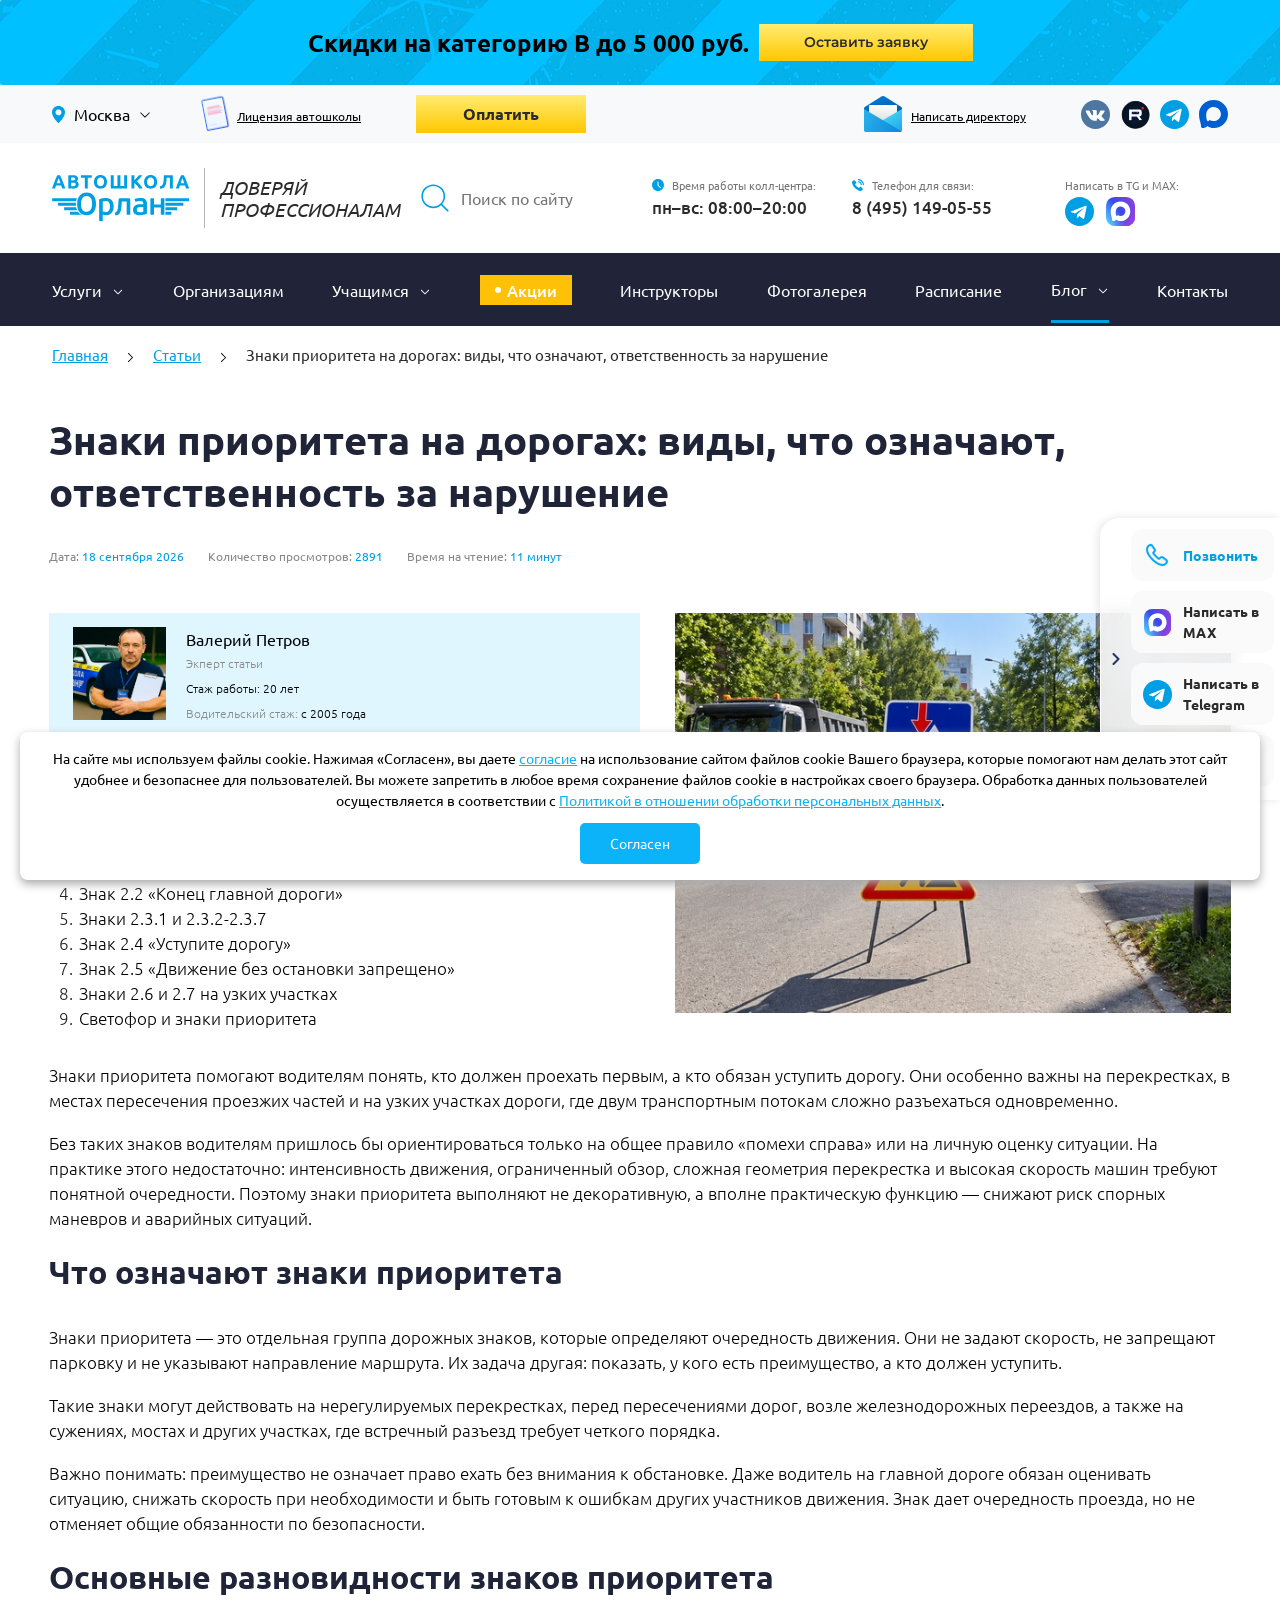
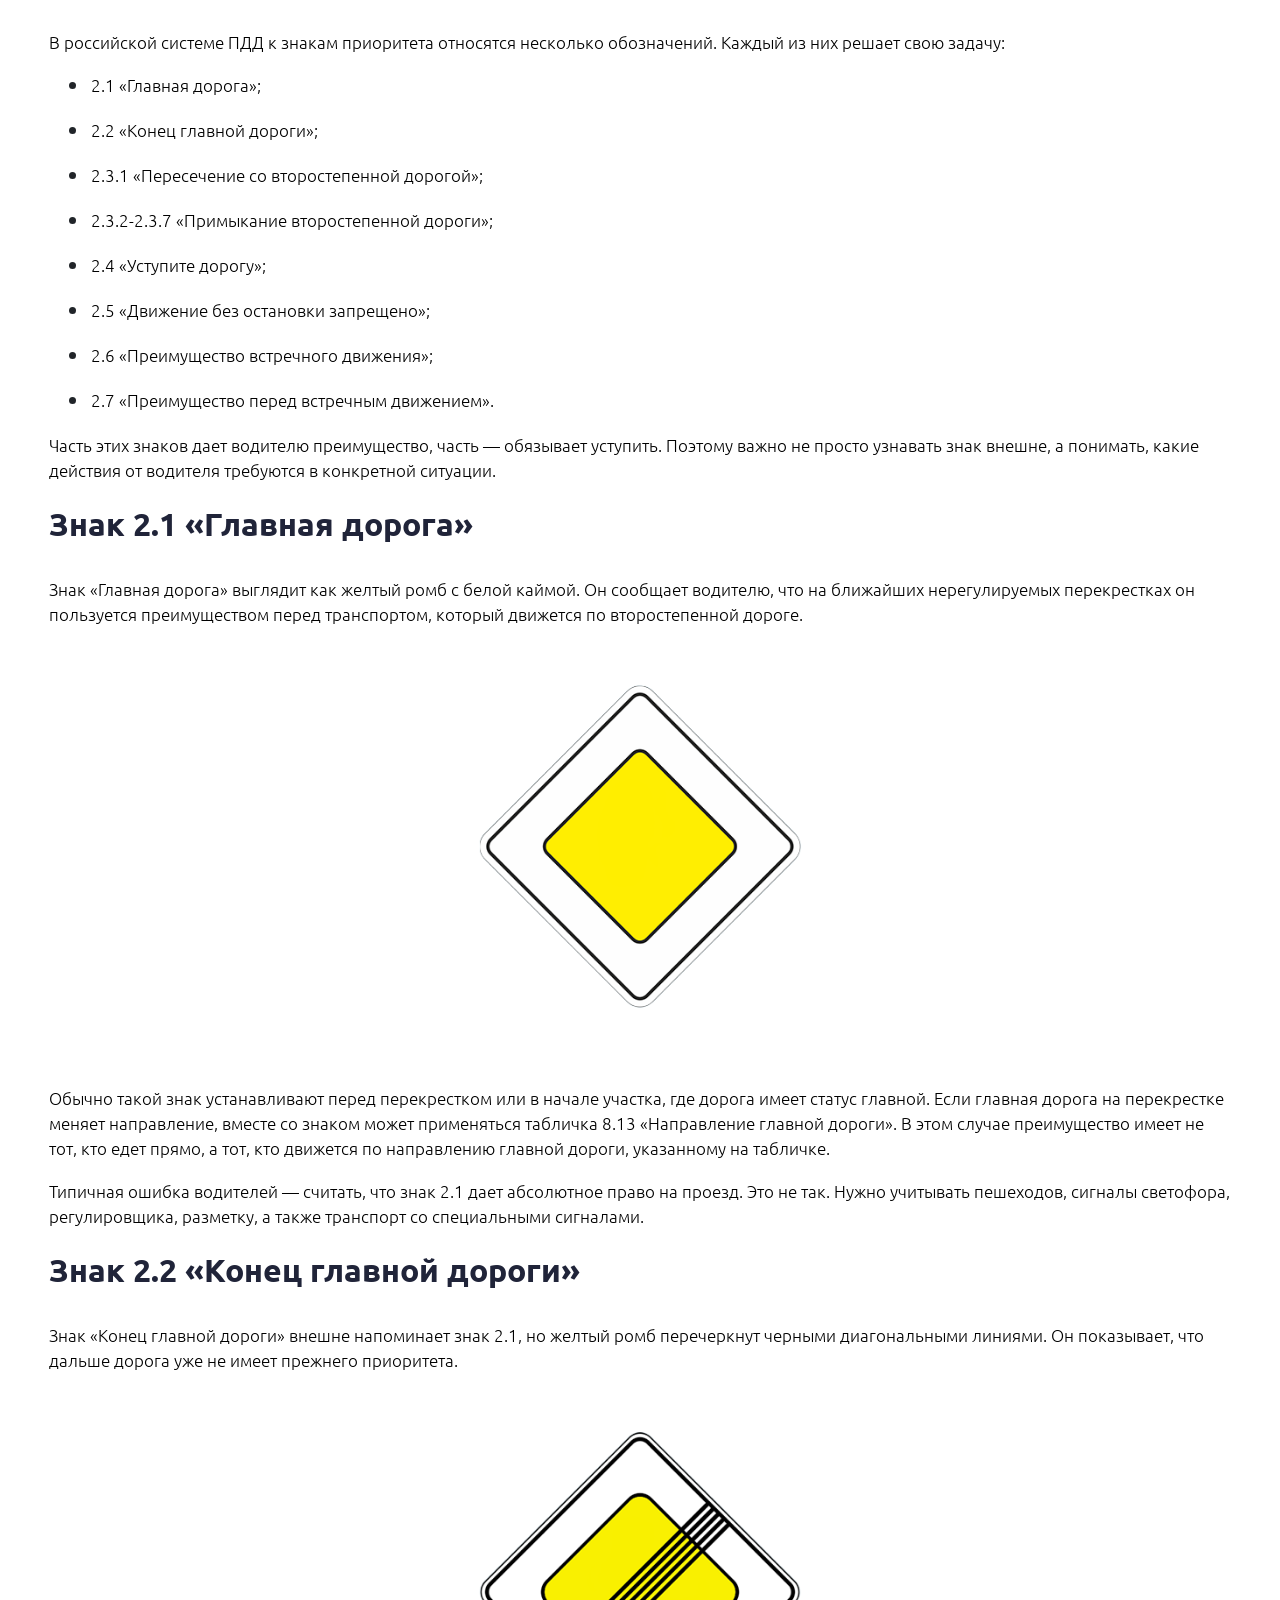
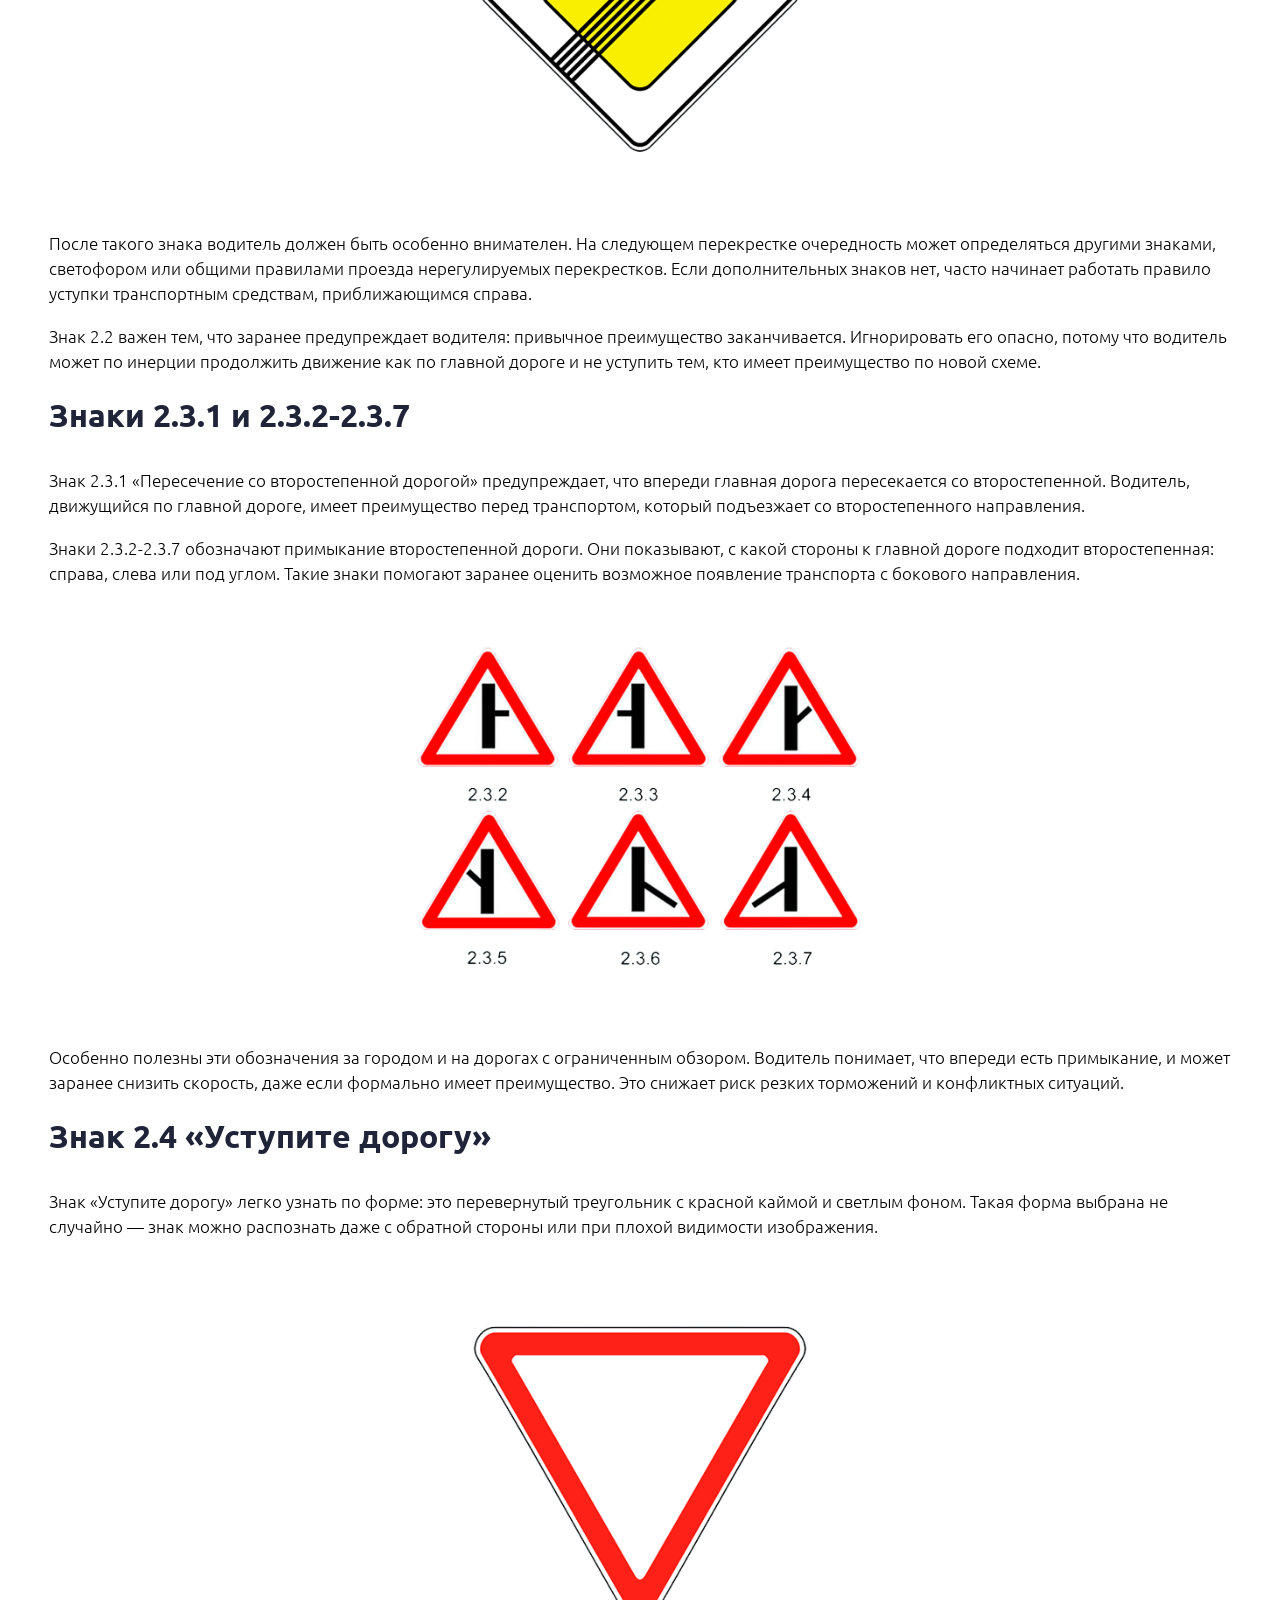
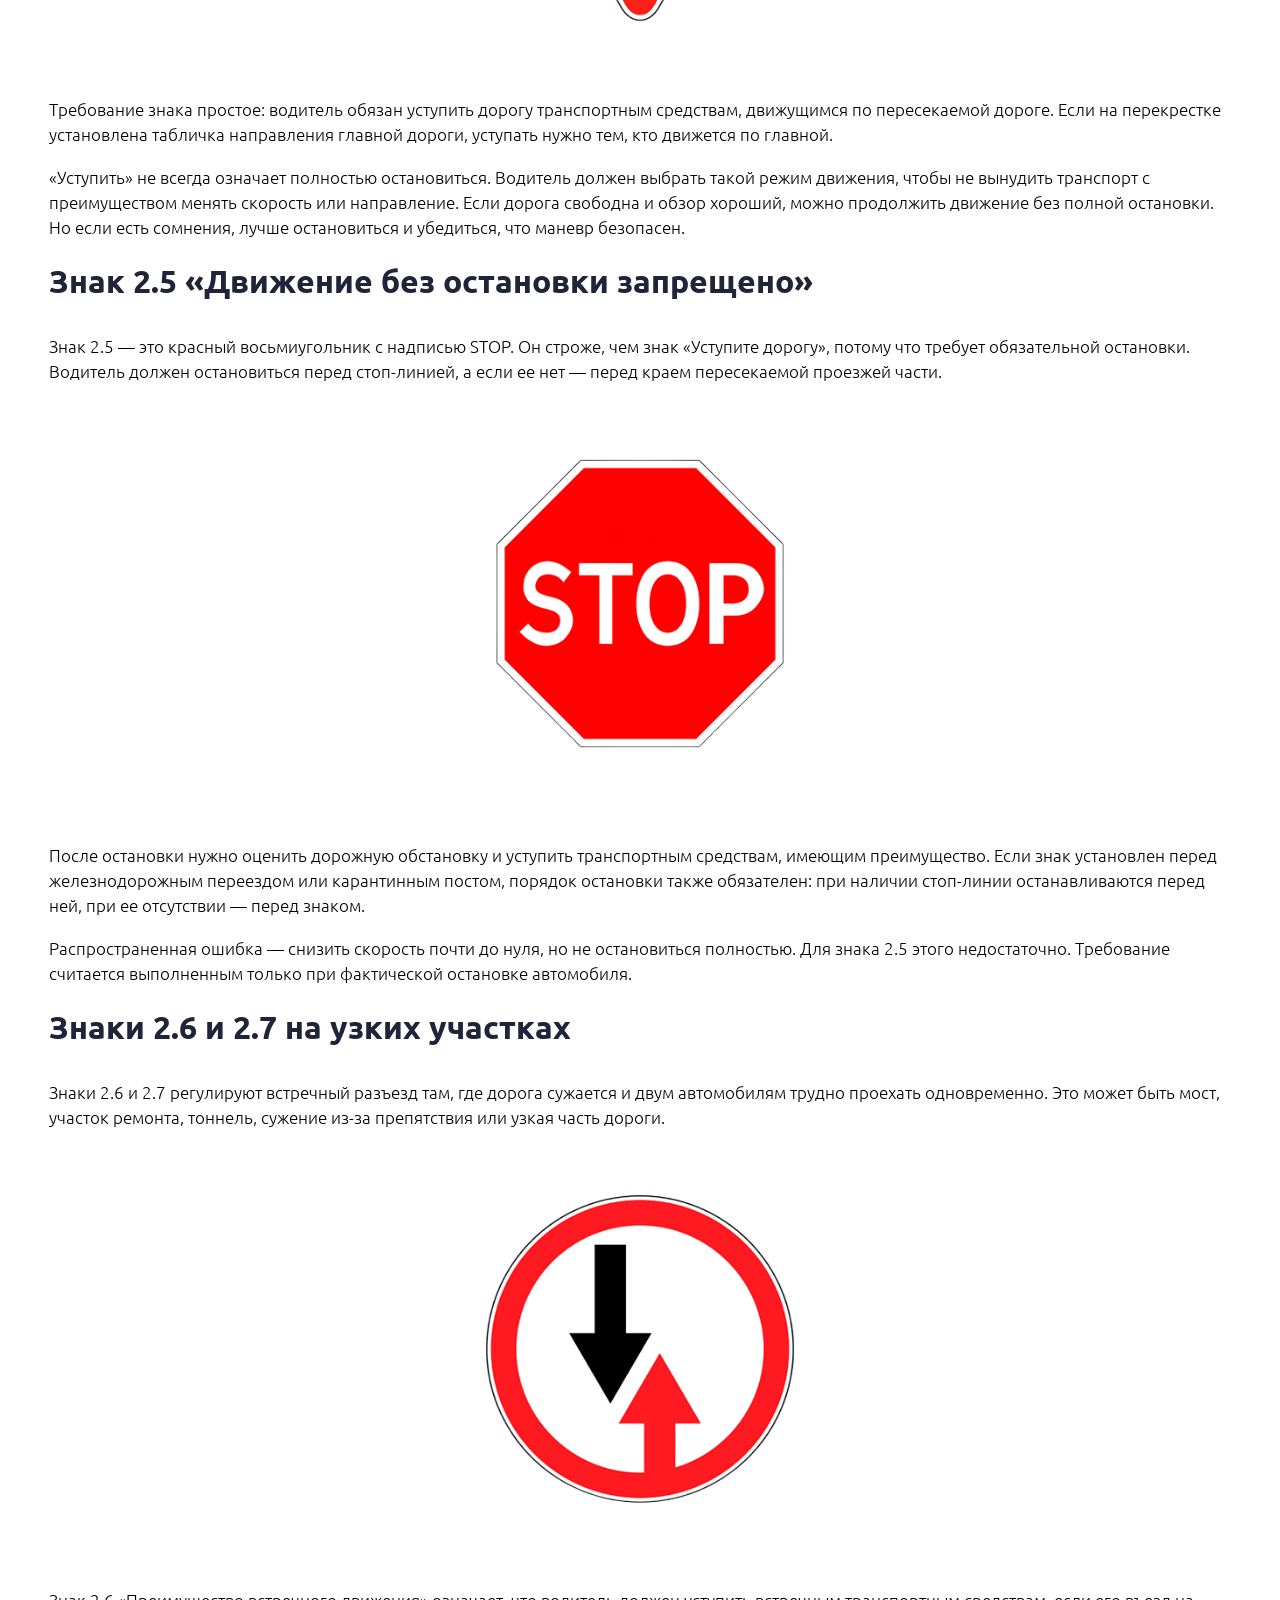
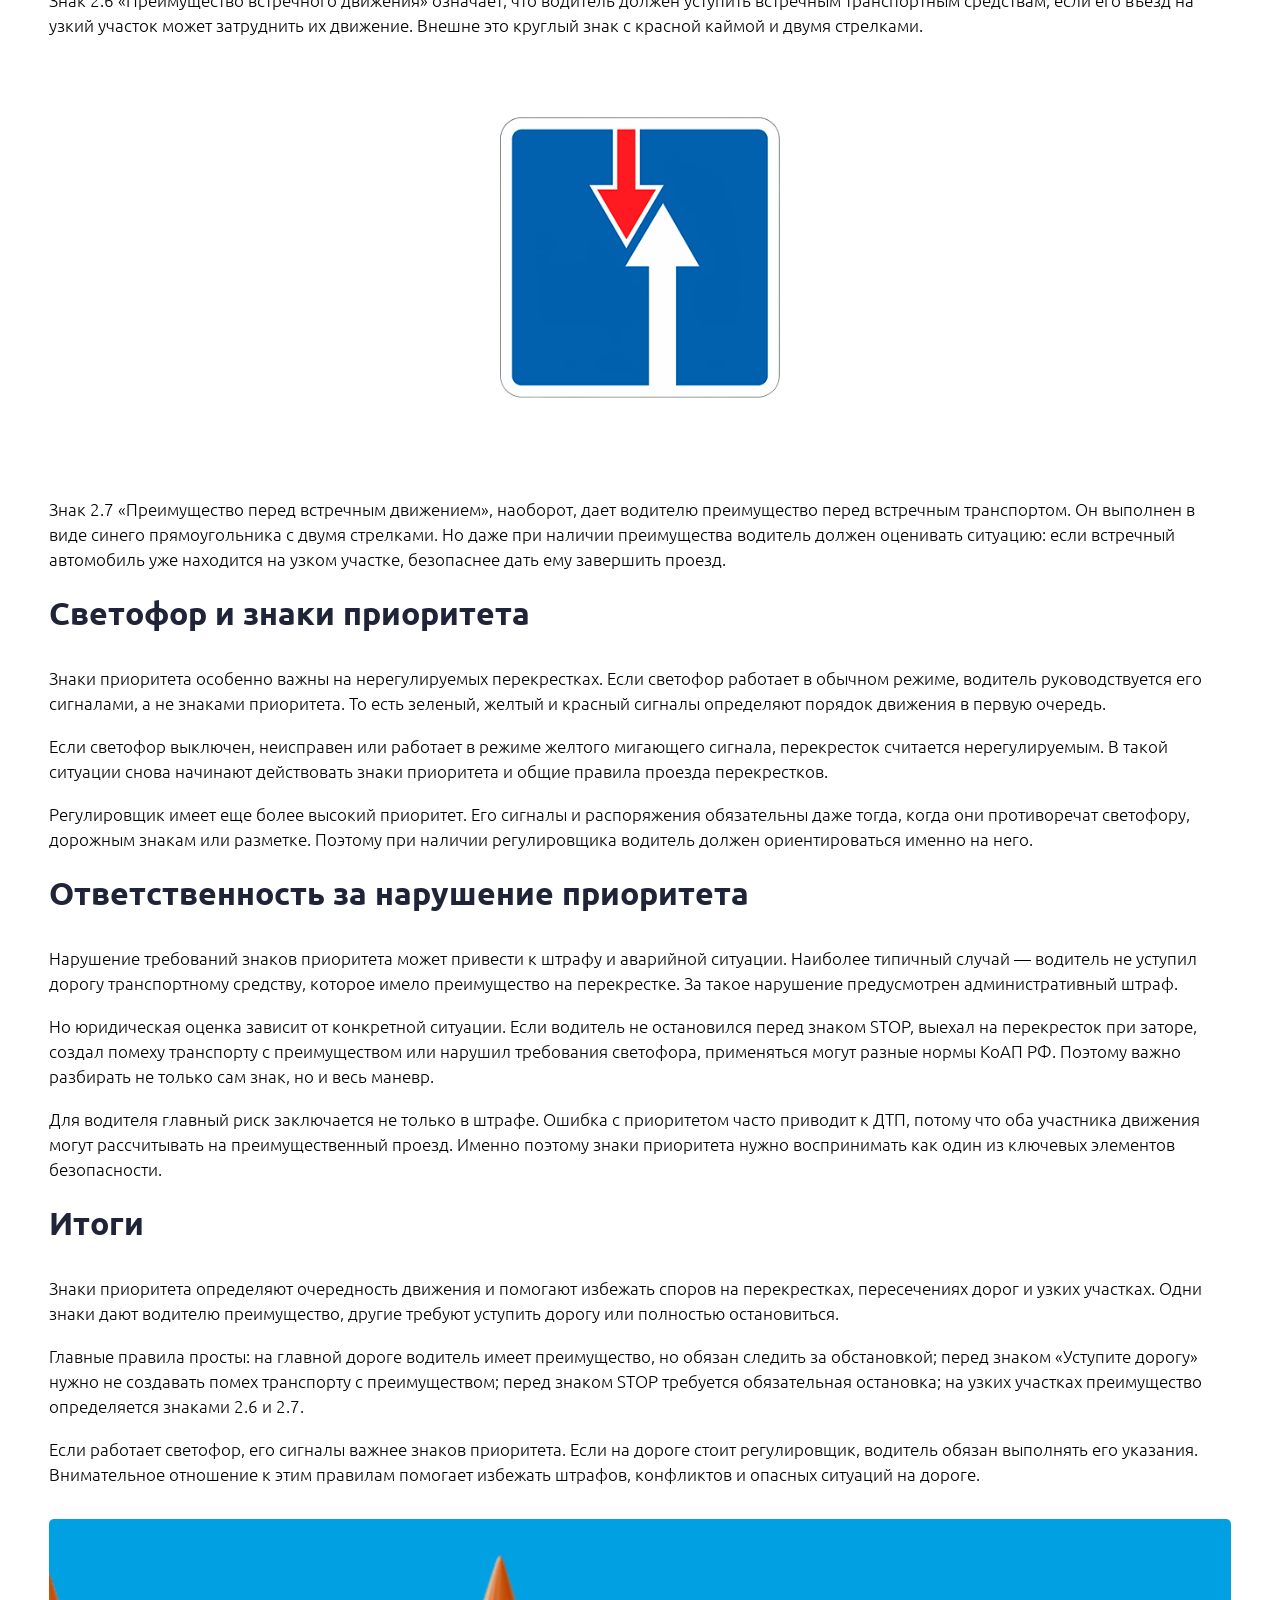
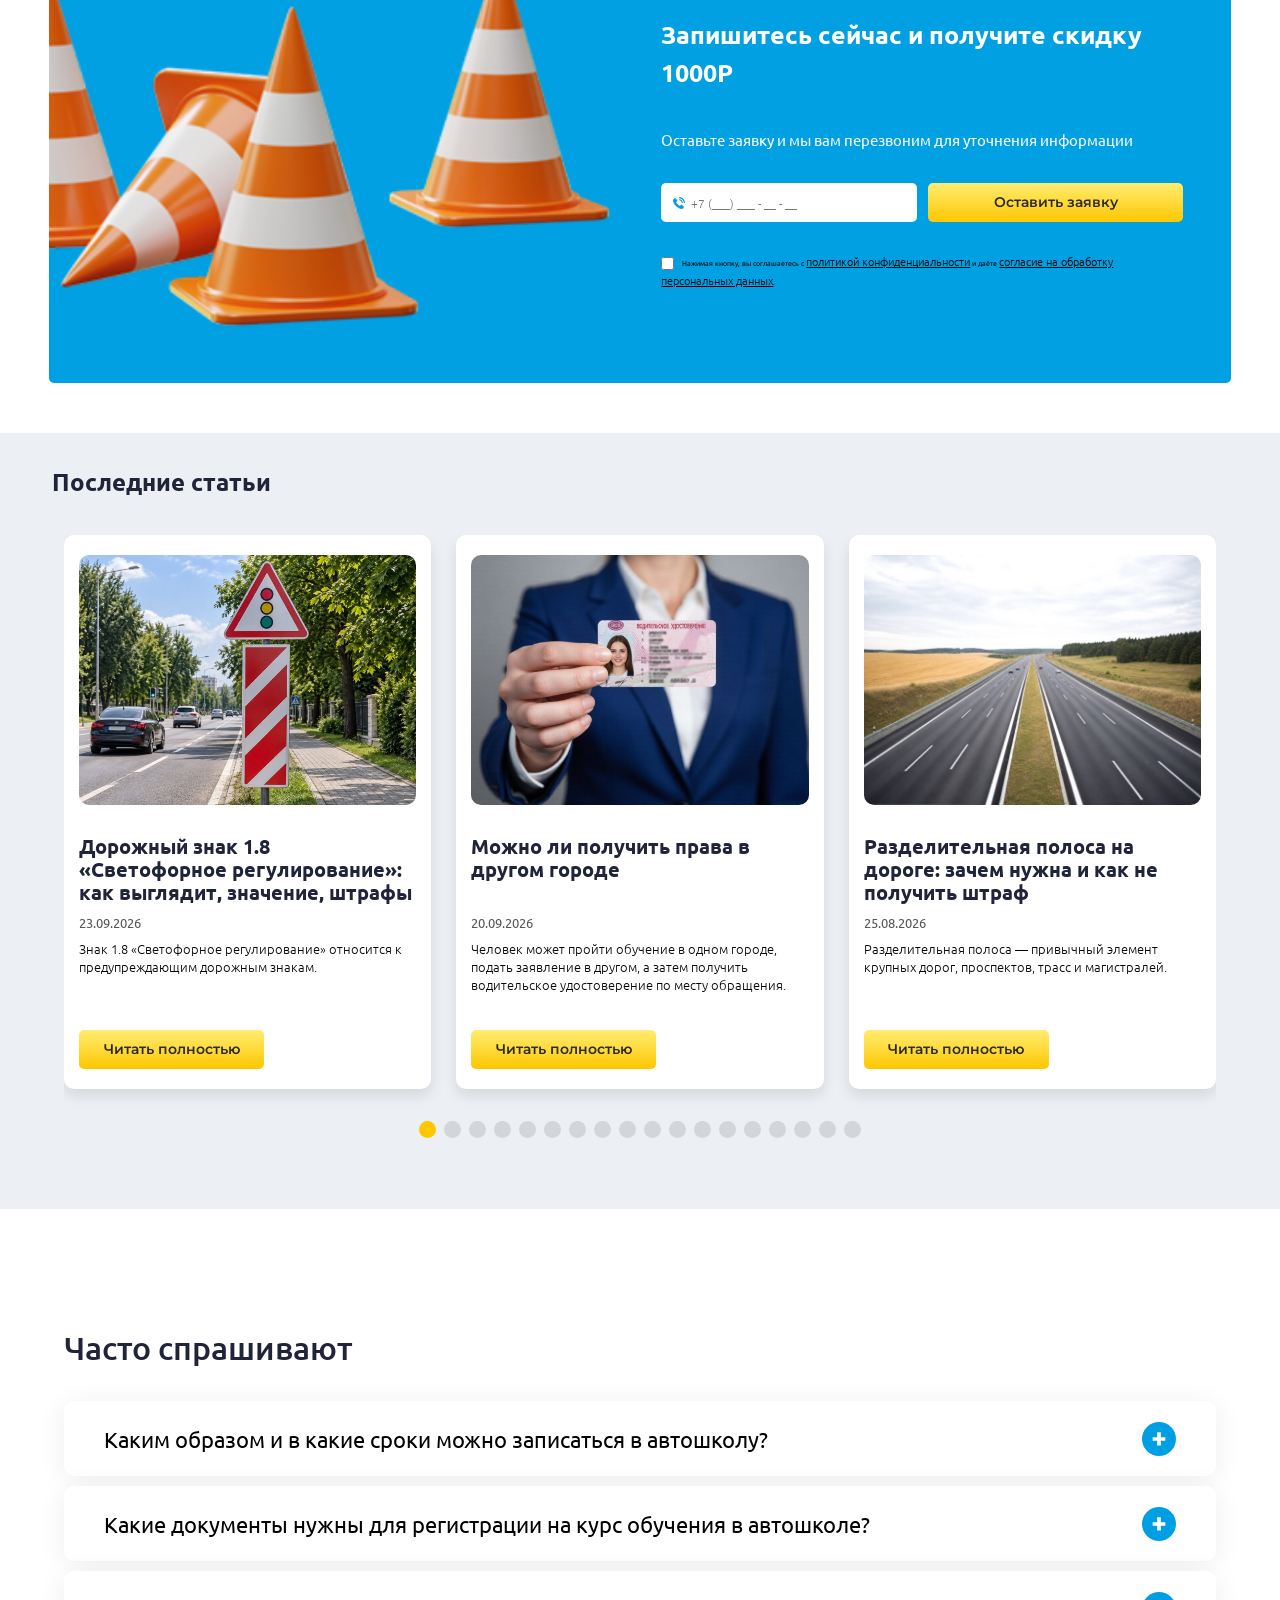
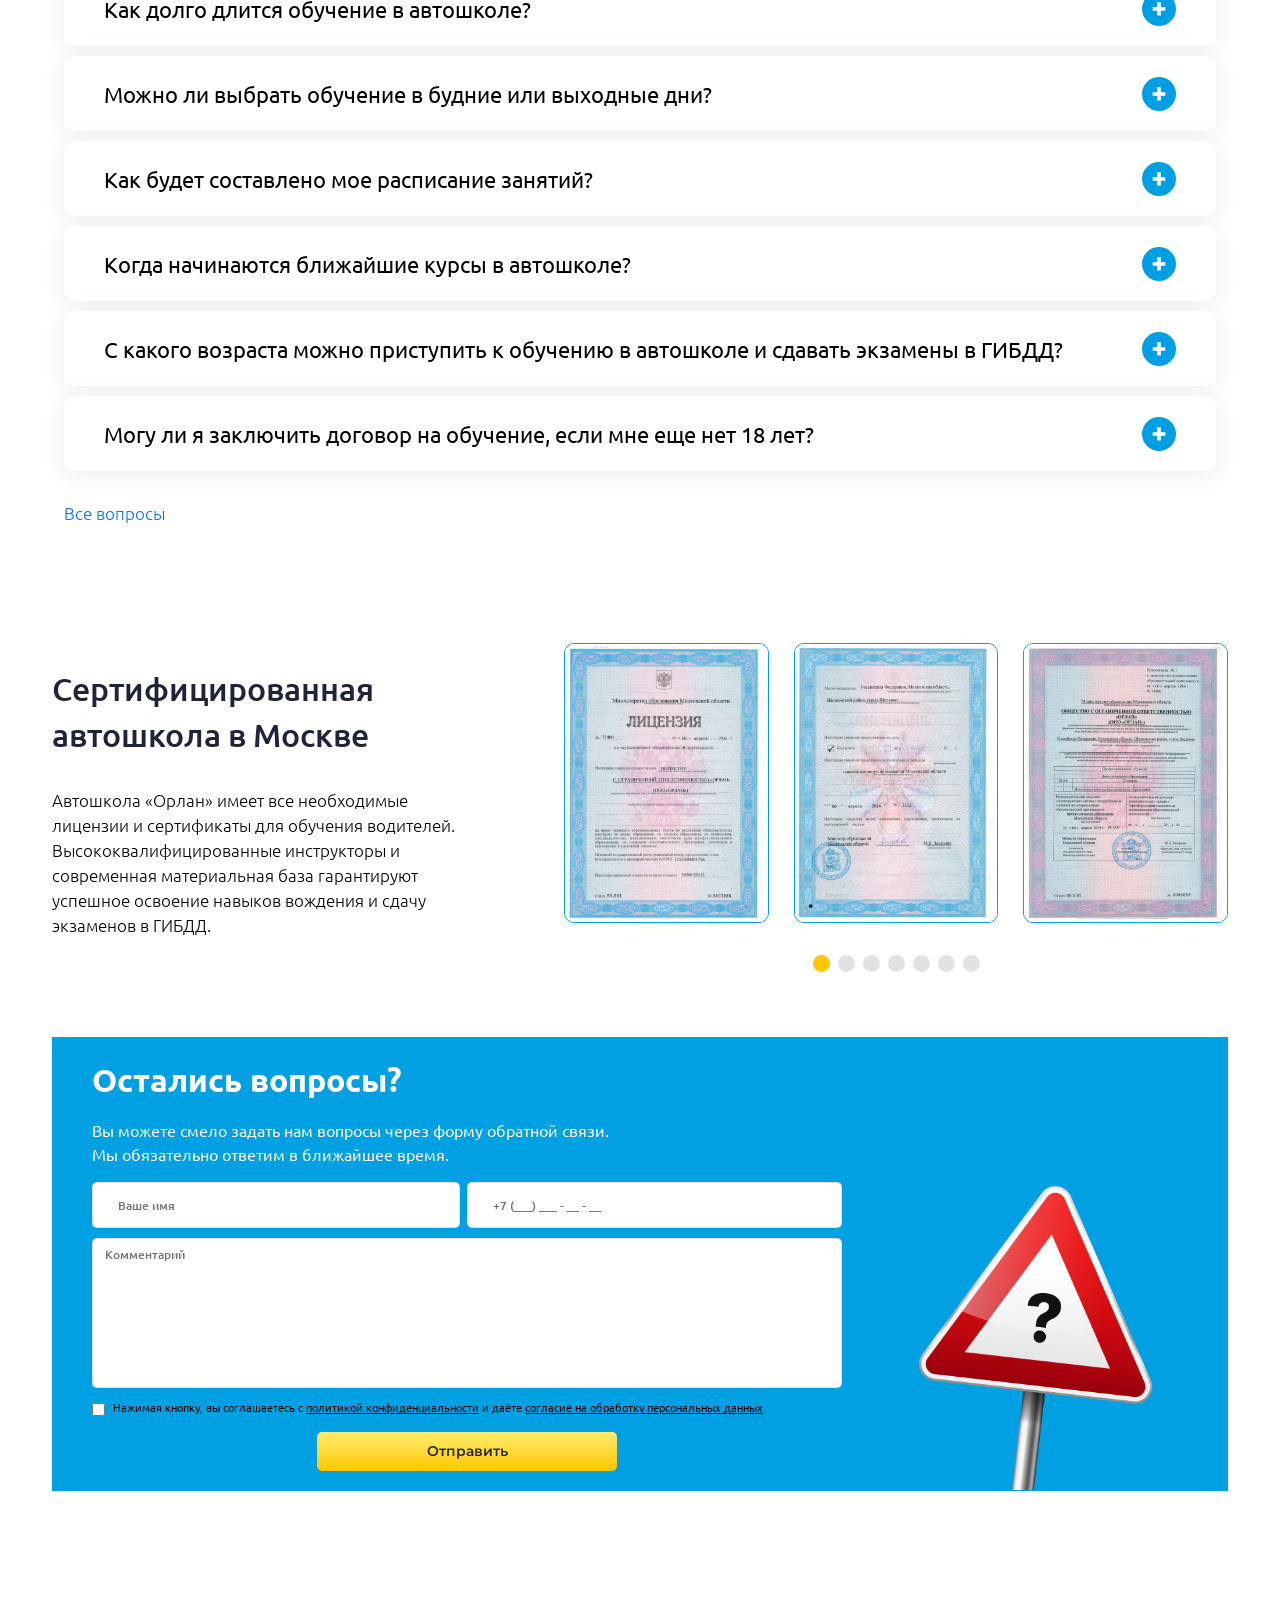
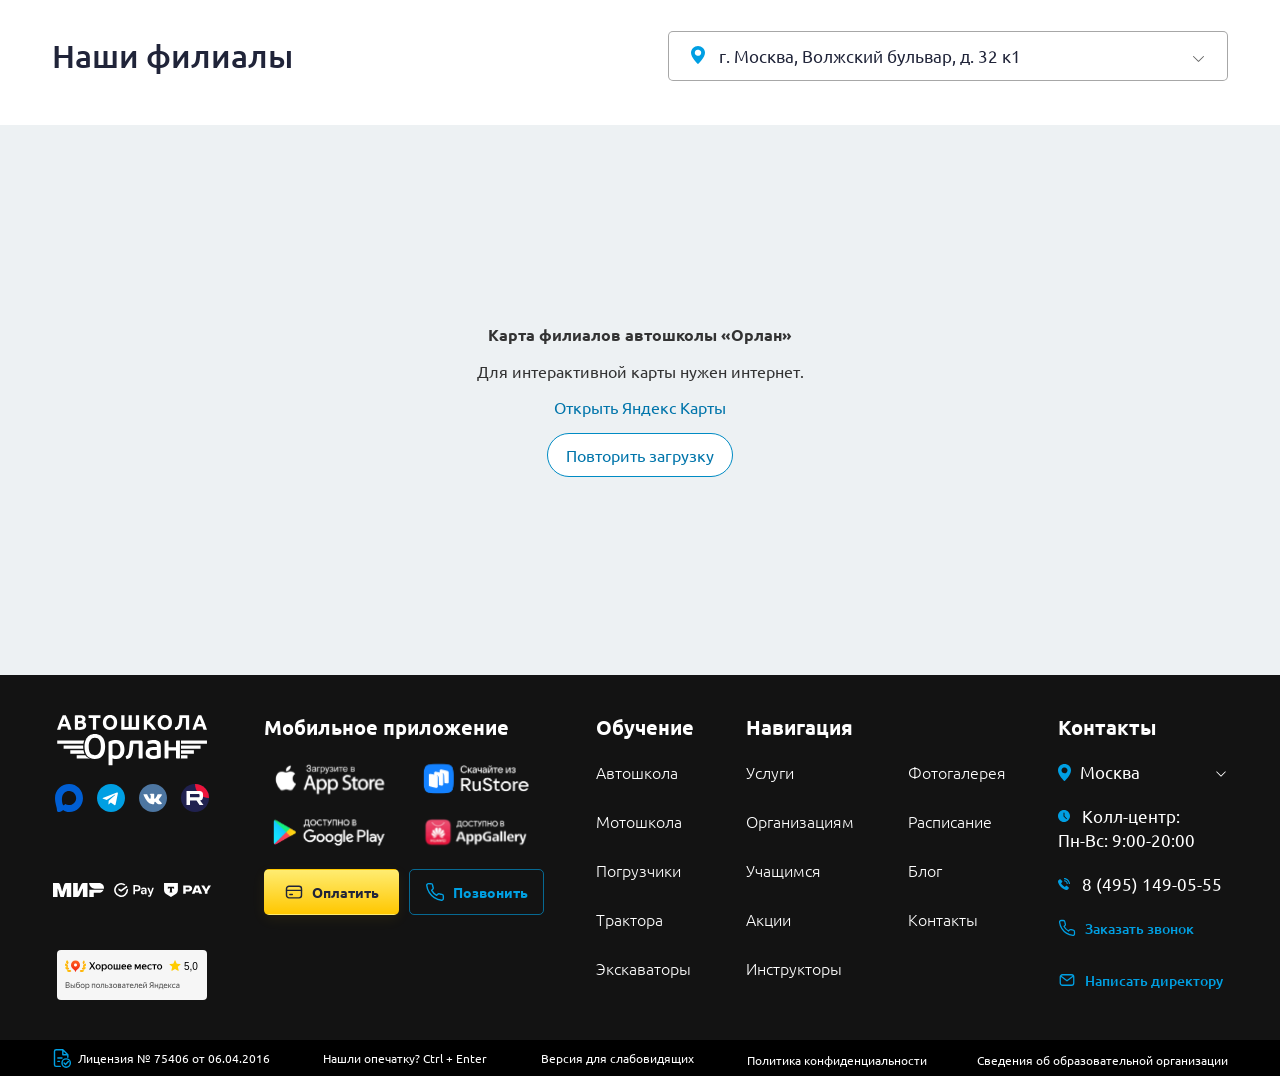
<file: blog/znaki-prioriteta-na-dorogakh/index.html>
<!DOCTYPE html>

<html lang="ru" xml:lang="ru" xmlns="http://www.w3.org/1999/xhtml">
<head><script>window.OFFLINE_ROOT="../../";window.OFFLINE_ROUTE="/blog/znaki-prioriteta-na-dorogakh/";</script><script src="../../offline-runtime.js"></script>
<meta content="text/html; charset=utf-8" http-equiv="Content-Type"/>
<meta name="robots" content="noindex, nofollow">
<meta content="дорожные знаки приоритета, знак приоритета движения, знаки приоритета на дороге, знаки приоритета пдд, знаки приоритета дорожного движения" name="keywords"/>
<meta content="Что означают знаки приоритета на дорогах по ПДД, разновидности знаков. Описание и фото знаков приоритета. Светофор и знаки приоритета. Ответственность и штрафы за нарушение знаков приоритета." name="description"/>
<meta charset="utf-8"/>
<meta charset="utf-8" content="width=device-width, initial-scale=1, user-scalable=no, maximum-scale=1, minimum-scale=1" name="viewport"/>
<meta content="ie=edge" http-equiv="X-UA-Compatible"/>
<meta content="#ffffff" name="theme-color"/>
<meta content="no" name="imagetoolbar"/>
<meta content="" name="application-name"/>
<meta content="yes" name="mobile-web-app-capable"/>
<meta content="yes" name="apple-mobile-web-app-capable"/>
<meta content="black-translucent" name="apple-mobile-web-app-status-bar-style"/>
<meta content="" name="apple-mobile-web-app-title"/>
<meta content="no" name="msthemecompatible"/>
<meta content="no" name="cleartype"/>
<meta content="True" name="HandheldFriendly"/>
<meta content="telephone=no" name="format-detection"/>
<meta content="address=no" name="format-detection"/>
<meta content="notranslate" name="google"/>
<meta content="#2b5797" name="msapplication-TileColor"/>
<meta content="/favicons/mstile-144x144.png" name="msapplication-TileImage"/>
<meta content="/favicons/browserconfig.xml" name="msapplication-config"/>
<link href="../../assets/favicon-7c4783b8e093.ico" rel="shortcut icon"/>

<link color="#2b5797" href="../../assets/safari-pinned-tab-5d163c24737e.svg" rel="mask-icon"/>
<link href="../../assets/apple-touch-icon-5175f67c85a8.png" rel="apple-touch-icon" sizes="180x180"/>
<script data-skip-moving="true">(function(w, d, n) {var cl = "bx-core";var ht = d.documentElement;var htc = ht ? ht.className : undefined;if (htc === undefined || htc.indexOf(cl) !== -1){return;}var ua = n.userAgent;if (/(iPad;)|(iPhone;)/i.test(ua)){cl += " bx-ios";}else if (/Windows/i.test(ua)){cl += ' bx-win';}else if (/Macintosh/i.test(ua)){cl += " bx-mac";}else if (/Linux/i.test(ua) && !/Android/i.test(ua)){cl += " bx-linux";}else if (/Android/i.test(ua)){cl += " bx-android";}cl += (/(ipad|iphone|android|mobile|touch)/i.test(ua) ? " bx-touch" : " bx-no-touch");cl += w.devicePixelRatio && w.devicePixelRatio >= 2? " bx-retina": " bx-no-retina";if (/AppleWebKit/.test(ua)){cl += " bx-chrome";}else if (/Opera/.test(ua)){cl += " bx-opera";}else if (/Firefox/.test(ua)){cl += " bx-firefox";}ht.className = htc ? htc + " " + cl : cl;})(window, document, navigator);</script>
<link href="../../assets/style-09c8d2ee4277.css" rel="stylesheet" type="text/css"/>
<link href="../../assets/style-f304176ac819.css" rel="stylesheet" type="text/css"/>
<link data-template-style="true" href="../../assets/style-f2d753db8d3d.css" rel="stylesheet" type="text/css"/>
<link data-template-style="true" href="../../assets/style-0640bb8a3fc8.css" rel="stylesheet" type="text/css"/>
<link data-template-style="true" href="../../assets/style-94eba9f2f17c.css" rel="stylesheet" type="text/css"/>
<link data-template-style="true" href="../../assets/style-min-c6e9dd0b5ed0.css" rel="stylesheet" type="text/css"/>
<link data-template-style="true" href="../../assets/style-55d1d6ae95ab.css" rel="stylesheet" type="text/css"/>
<link data-template-style="true" href="../../assets/style-72f4b93f8702.css" rel="stylesheet" type="text/css"/>
<link data-template-style="true" href="../../assets/style-f91bedeb0b75.css" rel="stylesheet" type="text/css"/>
<link data-template-style="true" href="../../assets/style-4fe6119809c4.css" rel="stylesheet" type="text/css"/>
<link data-template-style="true" href="../../assets/styles-f49648660b22.css" rel="stylesheet" type="text/css"/>
<link data-template-style="true" href="../../assets/template_styles-f76d6d6d37e0.css" rel="stylesheet" type="text/css"/>
<link data-template-style="true" href="../../assets/bootstrap-min-03813ba0f429.css" rel="stylesheet" type="text/css"/>
<link data-template-style="true" href="../../assets/swiper-bundle-min-7f553afd75ee.css" rel="stylesheet" type="text/css"/>
<link data-template-style="true" href="../../assets/fancybox-cad1df97596a.css" rel="stylesheet" type="text/css"/>
<link data-template-style="true" href="../../assets/main-514533ba87a9.css" rel="stylesheet" type="text/css"/>
<link href="https://xn----7sbabh2chctdbd0au5g.xn--p1ai/blog/znaki-prioriteta-na-dorogakh/" rel="canonical"/>
<script data-skip-moving="true" type="text/javascript">
    (function(H){H.className=H.className.replace(/\bno-js\b/,'js')})(document.documentElement)
</script>
<title>Знаки приоритета на дорогах - виды, описание, как выглядят</title>
<style>
		.item-form-footer .form_polit .link a:hover,
		.item-form-footer .form_polit .link a:focus-visible { color: #fff; }
	</style>



<link href="../../offline-runtime.css" rel="stylesheet"/>
<link rel="stylesheet" href="../../footer.css"/></head>
<body>
<div class="wrapper">
<header class="header">
<div class="header__banner v1">
<span>Скидки на категорию В до 5 000 руб. <span class="button" data-bs-target="#sign-up" data-bs-toggle="modal" href="#">Оставить заявку</span></span>
</div>
<div class="header__top">
<div class="container">
<div class="header__top-inner">
<div class="flex">
<div class="choose__region">
<div class="choose__region">
<span data-region-id="51" id="current-region">Москва</span>
<div class="region-confirm js-region-confirm" id="region-confirm" style="display: none">
<div class="region-confirm__inner">
<div class="region-confirm__name">Ваш регион — Москва?</div>
<div class="region-confirm__btns">
<a class="button" href="#" id="region-deny">Нет</a>
<a class="button button--blue" href="#" id="region-confirm-button">Да, верно</a>
</div>
<div class="region-confirm__note">
                От выбранного региона зависят цены и контакты филиала
            </div>
</div>
</div>

<div class="select-region js-region-select" id="region-select" style="display: none;">
<div class="select-region__list">
<div class="select-region__item">
<a class="region-item" data-region-domain="автошкола-орлан.рф" data-region-id="51" data-region-name="Москва" href="javascript:;">Москва</a>
</div>
<div class="select-region__item">
<a class="region-item" data-region-domain="балашиха.автошкола-орлан.рф" data-region-id="130" data-region-name="Балашиха" href="javascript:;">Балашиха</a>
</div>
<div class="select-region__item">
<a class="region-item" data-region-domain="жуковский.автошкола-орлан.рф" data-region-id="132" data-region-name="Жуковский" href="javascript:;">Жуковский</a>
</div>
<div class="select-region__item">
<a class="region-item" data-region-domain="железнодорожный.автошкола-орлан.рф" data-region-id="131" data-region-name="Железнодорожный" href="javascript:;">Железнодорожный</a>
</div>
<div class="select-region__item">
<a class="region-item" data-region-domain="ивантеевка.автошкола-орлан.рф" data-region-id="4334" data-region-name="Ивантеевка" href="javascript:;">Ивантеевка</a>
</div>
<div class="select-region__item">
<a class="region-item" data-region-domain="краснозаводск.автошкола-орлан.рф" data-region-id="133" data-region-name="Краснозаводск" href="javascript:;">Краснозаводск</a>
</div>
<div class="select-region__item">
<a class="region-item" data-region-domain="лосино-петровский.автошкола-орлан.рф" data-region-id="134" data-region-name="Лосино-Петровский" href="javascript:;">Лосино-Петровский</a>
</div>
<div class="select-region__item">
<a class="region-item" data-region-domain="люберцы.автошкола-орлан.рф" data-region-id="135" data-region-name="Люберцы" href="javascript:;">Люберцы</a>
</div>
<div class="select-region__item">
<a class="region-item" data-region-domain="монино.автошкола-орлан.рф" data-region-id="136" data-region-name="Монино" href="javascript:;">Монино</a>
</div>
<div class="select-region__item">
<a class="region-item" data-region-domain="ногинск.автошкола-орлан.рф" data-region-id="137" data-region-name="Ногинск" href="javascript:;">Ногинск</a>
</div>
<div class="select-region__item">
<a class="region-item" data-region-domain="орехово-зуево.автошкола-орлан.рф" data-region-id="138" data-region-name="Орехово-Зуево" href="javascript:;">Орехово-Зуево</a>
</div>
<div class="select-region__item">
<a class="region-item" data-region-domain="павловский-посад.автошкола-орлан.рф" data-region-id="139" data-region-name="Павловский Посад" href="javascript:;">Павловский Посад</a>
</div>
<div class="select-region__item">
<a class="region-item" data-region-domain="пересвет.автошкола-орлан.рф" data-region-id="140" data-region-name="Пересвет" href="javascript:;">Пересвет</a>
</div>
<div class="select-region__item">
<a class="region-item" data-region-domain="реутов.автошкола-орлан.рф" data-region-id="142" data-region-name="Реутов" href="javascript:;">Реутов</a>
</div>
<div class="select-region__item">
<a class="region-item" data-region-domain="раменское.автошкола-орлан.рф" data-region-id="141" data-region-name="Раменское" href="javascript:;">Раменское</a>
</div>
<div class="select-region__item">
<a class="region-item" data-region-domain="свердловский.автошкола-орлан.рф" data-region-id="143" data-region-name="Свердловский" href="javascript:;">Свердловский</a>
</div>
<div class="select-region__item">
<a class="region-item" data-region-domain="сергиев-посад.автошкола-орлан.рф" data-region-id="144" data-region-name="Сергиев Посад" href="javascript:;">Сергиев Посад</a>
</div>
<div class="select-region__item">
<a class="region-item" data-region-domain="старая-купавна.автошкола-орлан.рф" data-region-id="145" data-region-name="Старая Купавна" href="javascript:;">Старая Купавна</a>
</div>
<div class="select-region__item">
<a class="region-item" data-region-domain="фрязино.автошкола-орлан.рф" data-region-id="146" data-region-name="Фрязино" href="javascript:;">Фрязино</a>
</div>
<div class="select-region__item">
<a class="region-item" data-region-domain="химки.автошкола-орлан.рф" data-region-id="4332" data-region-name="Химки" href="javascript:;">Химки</a>
</div>
<div class="select-region__item">
<a class="region-item" data-region-domain="хотьково.автошкола-орлан.рф" data-region-id="147" data-region-name="Хотьково" href="javascript:;">Хотьково</a>
</div>
<div class="select-region__item">
<a class="region-item" data-region-domain="черноголовка.автошкола-орлан.рф" data-region-id="148" data-region-name="Черноголовка" href="javascript:;">Черноголовка</a>
</div>
<div class="select-region__item">
<a class="region-item" data-region-domain="чкаловский.автошкола-орлан.рф" data-region-id="53" data-region-name="Чкаловский" href="javascript:;">Чкаловский</a>
</div>
<div class="select-region__item">
<a class="region-item" data-region-domain="шатура.автошкола-орлан.рф" data-region-id="149" data-region-name="Шатура" href="javascript:;">Шатура</a>
</div>
<div class="select-region__item">
<a class="region-item" data-region-domain="щелково.автошкола-орлан.рф" data-region-id="52" data-region-name="Щёлково" href="javascript:;">Щёлково</a>
</div>
<div class="select-region__item">
<a class="region-item" data-region-domain="электрогорск.автошкола-орлан.рф" data-region-id="150" data-region-name="Электрогорск" href="javascript:;">Электрогорск</a>
</div>
<div class="select-region__item">
<a class="region-item" data-region-domain="электросталь.автошкола-орлан.рф" data-region-id="151" data-region-name="Электросталь" href="javascript:;">Электросталь</a>
</div>
<div class="select-region__item">
<a class="region-item" data-region-domain="электроугли.автошкола-орлан.рф" data-region-id="152" data-region-name="Электроугли" href="javascript:;">Электроугли</a>
</div>
</div>
</div>

</div> </div>
<div class="link license">
<a href="https://xn----7sbabh2chctdbd0au5g.xn--p1ai/students/svedeniya-ob-obrazovatelnoy-organizatsii/" target="_blank">Лицензия автошколы</a>
</div>
<div class="buy_ob">
<a data-bs-target="#buy" data-bs-toggle="modal" href="#"> Оплатить </a>
</div>
</div>
<div class="flex">
<div class="link feedback">
<a data-bs-target="#reviews" data-bs-toggle="modal" href="#"> Написать директору </a>
</div>
<div class="social">
<span class="social__links">
<a href="https://vk.com/orlan_school" target="_blank">
<img alt="vk" loading="eager" src="../../assets/vk-d08af79aebad.svg"/>
</a>
<a href="https://rutube.ru/channel/43579336/" target="_blank">
<img alt="rutube" loading="eager" src="../../assets/rutube-2db5daad91dc.svg"/>
</a>
<a href="https://t.me/orlankanal" target="_blank">
<img alt="telegram" loading="eager" src="../../assets/telegram-f167245fdbcb.svg"/>
</a>
<a href="https://max.ru/id5050119113_biz" target="_blank">
<img alt="max" height="29px" loading="eager" src="../../assets/max-4827cb950e63.svg" width="29px"/>
</a>
</span>
</div>
</div>
</div>
</div>
</div>
<div class="header__fix">
<div class="header__main">
<div class="container">
<div class="header__main-inner row">
<div class="logo col-12 col-lg-4">
<div class="choose__region">
<div class="choose__region">
<span data-region-id="51" id="current-region-fixed">Москва</span>

<div class="select-region js-region-select" id="region-select-fixed" style="display: none;">
<div class="select-region__list">
<div class="select-region__item">
<a class="region-item" data-region-domain="автошкола-орлан.рф" data-region-id="51" data-region-name="Москва" href="javascript:;">Москва</a>
</div>
<div class="select-region__item">
<a class="region-item" data-region-domain="балашиха.автошкола-орлан.рф" data-region-id="130" data-region-name="Балашиха" href="javascript:;">Балашиха</a>
</div>
<div class="select-region__item">
<a class="region-item" data-region-domain="жуковский.автошкола-орлан.рф" data-region-id="132" data-region-name="Жуковский" href="javascript:;">Жуковский</a>
</div>
<div class="select-region__item">
<a class="region-item" data-region-domain="железнодорожный.автошкола-орлан.рф" data-region-id="131" data-region-name="Железнодорожный" href="javascript:;">Железнодорожный</a>
</div>
<div class="select-region__item">
<a class="region-item" data-region-domain="ивантеевка.автошкола-орлан.рф" data-region-id="4334" data-region-name="Ивантеевка" href="javascript:;">Ивантеевка</a>
</div>
<div class="select-region__item">
<a class="region-item" data-region-domain="краснозаводск.автошкола-орлан.рф" data-region-id="133" data-region-name="Краснозаводск" href="javascript:;">Краснозаводск</a>
</div>
<div class="select-region__item">
<a class="region-item" data-region-domain="лосино-петровский.автошкола-орлан.рф" data-region-id="134" data-region-name="Лосино-Петровский" href="javascript:;">Лосино-Петровский</a>
</div>
<div class="select-region__item">
<a class="region-item" data-region-domain="люберцы.автошкола-орлан.рф" data-region-id="135" data-region-name="Люберцы" href="javascript:;">Люберцы</a>
</div>
<div class="select-region__item">
<a class="region-item" data-region-domain="монино.автошкола-орлан.рф" data-region-id="136" data-region-name="Монино" href="javascript:;">Монино</a>
</div>
<div class="select-region__item">
<a class="region-item" data-region-domain="ногинск.автошкола-орлан.рф" data-region-id="137" data-region-name="Ногинск" href="javascript:;">Ногинск</a>
</div>
<div class="select-region__item">
<a class="region-item" data-region-domain="орехово-зуево.автошкола-орлан.рф" data-region-id="138" data-region-name="Орехово-Зуево" href="javascript:;">Орехово-Зуево</a>
</div>
<div class="select-region__item">
<a class="region-item" data-region-domain="павловский-посад.автошкола-орлан.рф" data-region-id="139" data-region-name="Павловский Посад" href="javascript:;">Павловский Посад</a>
</div>
<div class="select-region__item">
<a class="region-item" data-region-domain="пересвет.автошкола-орлан.рф" data-region-id="140" data-region-name="Пересвет" href="javascript:;">Пересвет</a>
</div>
<div class="select-region__item">
<a class="region-item" data-region-domain="реутов.автошкола-орлан.рф" data-region-id="142" data-region-name="Реутов" href="javascript:;">Реутов</a>
</div>
<div class="select-region__item">
<a class="region-item" data-region-domain="раменское.автошкола-орлан.рф" data-region-id="141" data-region-name="Раменское" href="javascript:;">Раменское</a>
</div>
<div class="select-region__item">
<a class="region-item" data-region-domain="свердловский.автошкола-орлан.рф" data-region-id="143" data-region-name="Свердловский" href="javascript:;">Свердловский</a>
</div>
<div class="select-region__item">
<a class="region-item" data-region-domain="сергиев-посад.автошкола-орлан.рф" data-region-id="144" data-region-name="Сергиев Посад" href="javascript:;">Сергиев Посад</a>
</div>
<div class="select-region__item">
<a class="region-item" data-region-domain="старая-купавна.автошкола-орлан.рф" data-region-id="145" data-region-name="Старая Купавна" href="javascript:;">Старая Купавна</a>
</div>
<div class="select-region__item">
<a class="region-item" data-region-domain="фрязино.автошкола-орлан.рф" data-region-id="146" data-region-name="Фрязино" href="javascript:;">Фрязино</a>
</div>
<div class="select-region__item">
<a class="region-item" data-region-domain="химки.автошкола-орлан.рф" data-region-id="4332" data-region-name="Химки" href="javascript:;">Химки</a>
</div>
<div class="select-region__item">
<a class="region-item" data-region-domain="хотьково.автошкола-орлан.рф" data-region-id="147" data-region-name="Хотьково" href="javascript:;">Хотьково</a>
</div>
<div class="select-region__item">
<a class="region-item" data-region-domain="черноголовка.автошкола-орлан.рф" data-region-id="148" data-region-name="Черноголовка" href="javascript:;">Черноголовка</a>
</div>
<div class="select-region__item">
<a class="region-item" data-region-domain="чкаловский.автошкола-орлан.рф" data-region-id="53" data-region-name="Чкаловский" href="javascript:;">Чкаловский</a>
</div>
<div class="select-region__item">
<a class="region-item" data-region-domain="шатура.автошкола-орлан.рф" data-region-id="149" data-region-name="Шатура" href="javascript:;">Шатура</a>
</div>
<div class="select-region__item">
<a class="region-item" data-region-domain="щелково.автошкола-орлан.рф" data-region-id="52" data-region-name="Щёлково" href="javascript:;">Щёлково</a>
</div>
<div class="select-region__item">
<a class="region-item" data-region-domain="электрогорск.автошкола-орлан.рф" data-region-id="150" data-region-name="Электрогорск" href="javascript:;">Электрогорск</a>
</div>
<div class="select-region__item">
<a class="region-item" data-region-domain="электросталь.автошкола-орлан.рф" data-region-id="151" data-region-name="Электросталь" href="javascript:;">Электросталь</a>
</div>
<div class="select-region__item">
<a class="region-item" data-region-domain="электроугли.автошкола-орлан.рф" data-region-id="152" data-region-name="Электроугли" href="javascript:;">Электроугли</a>
</div>
</div>
</div>

</div>
</div>
<a href="../../index.html">
<span><svg fill="none" height="60.000000" viewbox="0 0 178 60" width="178.000000" xmlns="http://www.w3.org/2000/svg" xmlns:xlink="http://www.w3.org/1999/xlink">
<defs>
<clippath id="clip877_12698">
<rect fill="white" fill-opacity="0" height="60.000000" id="лого" width="178.000000"></rect>
</clippath>
</defs>
<rect fill="#FFFFFF" fill-opacity="0" height="60.000000" id="лого" width="178.000000"></rect>
<g clip-path="url(#clip877_12698)">
<path d="M32.3047 30.2549L0.226562 30.2549L0.226562 34.2242L31.2812 34.2242C31.4844 32.7749 31.8359 31.4493 32.3047 30.2549Z" fill="#009FE3" fill-opacity="1.000000" fill-rule="nonzero" id="Vector"></path>
<path d="M31.0938 36.0889L7.83594 36.0889L7.83594 40.0582L31.1641 40.0582C31.0938 39.228 31.0547 38.3612 31.0547 37.4508C31.0547 36.9919 31.0703 36.5332 31.0938 36.0889Z" fill="#009FE3" fill-opacity="1.000000" fill-rule="nonzero" id="Vector"></path>
<path d="M31.4062 41.9229L15.7656 41.9229L15.7656 45.8922L32.5547 45.8922C32.0391 44.7269 31.6562 43.4014 31.4062 41.9229Z" fill="#009FE3" fill-opacity="1.000000" fill-rule="nonzero" id="Vector"></path>
<path d="M33.5859 47.7495L23.375 47.7495L23.375 51.7043L39.3516 51.7043C36.875 51.0635 34.9531 49.7379 33.5859 47.7495Z" fill="#009FE3" fill-opacity="1.000000" fill-rule="nonzero" id="Vector"></path>
<path d="M57.1172 37.2833C57.1172 28.2156 52.9375 22.6584 44.8516 22.6584C37.6875 22.6584 32.6172 28.1355 32.6172 37.4509C32.6172 46.7662 36.6406 52.1632 44.7266 52.1632C52.8125 52.1632 57.1172 46.7662 57.1172 37.2906L57.1172 37.2833ZM52.0469 37.4436C52.0469 42.7532 50.3594 47.6548 44.8438 47.6548C39.3281 47.6548 37.6406 43.5688 37.6406 37.2324C37.6406 31.7189 39.9766 27.1377 44.9219 27.1377C50.7188 27.1377 52.0469 31.9957 52.0469 37.4363L52.0469 37.4436ZM65.8672 59.3008L65.8672 51.5369C67.7578 51.9884 69.2109 52.1122 70.6562 52.1122C76.9766 52.1122 80.0703 47.043 80.0703 40.9614C80.0703 34.8799 77.2578 29.8033 70.2969 29.8033C67.6094 29.8033 64.5078 30.1748 61.8047 31.3547C61.2812 31.6388 61.1641 31.8428 61.1641 32.338L61.1641 59.3008C61.1641 59.9126 61.4062 59.9928 61.9297 59.9928L65.1094 59.9928C65.7188 59.9928 65.875 59.9126 65.875 59.3008L65.8672 59.3008ZM75.2031 40.9177C75.2031 46.2273 72.9141 48.0262 69.8125 48.0262C68.7266 48.0262 67.5234 47.9025 65.8672 47.4581L65.8672 34.4647C66.8359 34.137 68.5234 33.8893 69.6094 33.8893C73.0625 33.8893 75.1953 35.7321 75.1953 40.9177L75.2031 40.9177ZM99.3203 30.255L88.7422 30.255C87.2891 30.255 86.4844 30.8667 86.3672 32.5419L86.0469 36.8318C85.4062 46.067 84.7266 47.4581 82.0234 48.6381C81.3828 48.9658 81.3047 49.0896 81.5 49.7378L82.3047 51.9884C82.4688 52.52 82.75 52.5565 83.4375 52.3525C88.8672 50.7211 89.75 47.2032 90.3984 36.8245L90.5625 34.2535L96.875 34.2535L96.875 50.9614C96.875 51.5732 97.1641 51.697 97.7656 51.697L100.703 51.697C101.344 51.697 101.594 51.5732 101.594 50.9614L101.594 32.5784C101.594 30.9833 101.109 30.2477 99.3359 30.2477L99.3203 30.255ZM123.203 49.3737L123.203 37.1158C123.203 32.338 120.703 29.7596 115.117 29.7596C112.742 29.7596 109.883 30.0874 107.633 30.9469C107.273 31.0707 107.156 31.3547 107.273 31.8063L107.828 34.137C107.953 34.625 108.148 34.7124 108.758 34.5448C110.078 34.0933 112.539 33.7291 114.344 33.7291C117.766 33.7291 118.484 35.244 118.484 37.327L118.484 38.0189L113.977 38.0189C107.539 38.0189 105.211 41.5369 105.211 45.3314C105.211 49.1261 107.102 52.1559 114.219 52.1559C116.797 52.1559 120.055 51.8281 122.43 50.7284C122.953 50.4807 123.195 50.0365 123.195 49.381L123.203 49.3737ZM118.453 41.6533L118.453 47.6621C117.047 48.2374 115.031 48.3176 114.273 48.3176C111.695 48.3176 110.008 47.5018 110.008 45.1711C110.008 41.901 112.82 41.6606 114.594 41.6606L118.453 41.6606L118.453 41.6533ZM132.352 50.8885L132.352 42.1851L141.203 42.1851L141.203 50.8885C141.203 51.5441 141.492 51.7043 142.094 51.7043L145.031 51.7043C145.719 51.7043 145.875 51.5806 145.875 50.8885L145.875 31.0343C145.875 30.3788 145.719 30.2622 145.031 30.2622L142.094 30.2622C141.492 30.2622 141.203 30.4225 141.203 31.0343L141.203 38.3103L132.352 38.3103L132.352 31.0343C132.352 30.3788 132.117 30.2622 131.469 30.2622L128.523 30.2622C127.922 30.2622 127.641 30.4225 127.641 31.0343L127.641 50.8885C127.641 51.5441 127.922 51.7043 128.523 51.7043L131.469 51.7043C132.109 51.7043 132.352 51.5806 132.352 50.8885Z" fill="#009FE3" fill-opacity="1.000000" fill-rule="nonzero" id="Vector"></path>
<path d="M147.164 36.0889L170.383 36.0889L170.383 40.0582L147.164 40.0582L147.164 36.0889Z" fill="#009FE3" fill-opacity="1.000000" fill-rule="nonzero" id="Vector"></path>
<path d="M147.164 41.9229L162.461 41.9229L162.461 45.885L147.164 45.8922L147.164 41.9229Z" fill="#009FE3" fill-opacity="1.000000" fill-rule="nonzero" id="Vector"></path>
<path d="M146.352 30.2549L178 30.2549L178 34.2242L147.164 34.2242L147.164 31.0269C147.164 30.386 147.016 30.2549 146.352 30.2549Z" fill="#009FE3" fill-opacity="1.000000" fill-rule="nonzero" id="Vector"></path>
<path d="M147.164 47.7495L154.844 47.7495L154.844 51.7043L146.375 51.7043C147.008 51.697 147.164 51.5587 147.164 50.8887L147.164 47.7495Z" fill="#009FE3" fill-opacity="1.000000" fill-rule="nonzero" id="Vector"></path>
<path d="M13.1875 17.4873C12.9922 16.89 12.7969 16.2855 12.5703 15.6592C12.3516 15.0327 12.1328 14.4064 11.9141 13.7874L5.25 13.7874C5.03906 14.4137 4.82031 15.04 4.60156 15.6592C4.39062 16.2855 4.1875 16.89 3.99219 17.4873L0 17.4873C0.648438 15.6445 1.25 13.9475 1.82812 12.3816C2.40625 10.823 2.96875 9.35181 3.52344 7.9679C4.07812 6.58411 4.61719 5.27307 5.15625 4.03491C5.6875 2.79675 6.24219 1.58044 6.82031 0.400635L10.4688 0.400635C11.0234 1.58777 11.5781 2.79675 12.125 4.03491C12.6719 5.27307 13.2188 6.58411 13.7656 7.9679C14.3203 9.35181 14.8828 10.823 15.4609 12.3816C16.0469 13.9403 16.6484 15.6445 17.2969 17.4873L13.1875 17.4873ZM8.5625 4.26807C8.47656 4.51562 8.35156 4.85803 8.1875 5.2804C8.02344 5.71008 7.82812 6.19812 7.625 6.76624C7.41406 7.32703 7.17188 7.93884 6.92188 8.61621C6.65625 9.28625 6.39844 9.99268 6.125 10.7356L11.0078 10.7356C10.75 9.99268 10.4922 9.28625 10.2578 8.60889C10.0156 7.93152 9.78125 7.3197 9.55469 6.75159C9.33594 6.1908 9.14844 5.70288 8.97656 5.27307C8.80469 4.84338 8.67188 4.51562 8.57031 4.26807L8.5625 4.26807ZM26.8359 17.7058C25.8984 17.7058 24.9688 17.6766 24.0469 17.6184C23.1172 17.5601 22.1562 17.4218 21.1484 17.2104L21.1484 0.640991C21.9375 0.495239 22.7969 0.378784 23.7422 0.305908C24.6797 0.233032 25.5469 0.196655 26.3516 0.196655C27.4375 0.196655 28.4297 0.276733 29.3438 0.429688C30.25 0.582642 31.0391 0.852173 31.6953 1.23083C32.3516 1.60962 32.8672 2.10486 33.2344 2.724C33.6094 3.34302 33.7891 4.10046 33.7891 5.00366C33.7891 6.3656 33.1328 7.4436 31.8203 8.23743C32.8984 8.64526 33.6406 9.20618 34.0391 9.9126C34.4297 10.6191 34.625 11.4203 34.625 12.3015C34.625 14.0933 33.9688 15.4407 32.6719 16.3438C31.3672 17.2469 29.4219 17.6985 26.8359 17.6985L26.8359 17.7058ZM24.8984 10.0364L24.8984 14.4501C25.1719 14.4866 25.4766 14.5084 25.8047 14.5229C26.1328 14.5375 26.5 14.5448 26.8906 14.5448C28.0391 14.5448 28.9688 14.3773 29.6797 14.0496C30.3828 13.7218 30.7422 13.11 30.7422 12.2214C30.7422 11.4348 30.4453 10.8667 29.8516 10.5317C29.2656 10.1967 28.4141 10.0292 27.3125 10.0292L24.8984 10.0292L24.8984 10.0364ZM24.8984 7.1012L26.7656 7.1012C27.9531 7.1012 28.7969 6.94824 29.3047 6.64233C29.8125 6.33655 30.0703 5.84851 30.0703 5.17847C30.0703 4.50842 29.8047 4.00586 29.2812 3.7218C28.7578 3.44507 27.9922 3.29932 26.9688 3.29932C26.6406 3.29932 26.2891 3.29932 25.9062 3.31396C25.5312 3.32117 25.1953 3.34302 24.8984 3.37219L24.8984 7.09399L24.8984 7.1012ZM51.5859 0.393311L51.5859 3.6781L46.4297 3.6781L46.4297 17.4873L42.5859 17.4873L42.5859 3.6781L37.4375 3.6781L37.4375 0.393311L51.5859 0.393311ZM58.3672 8.92932C58.3672 9.76697 58.4688 10.5244 58.6719 11.1945C58.875 11.8718 59.1719 12.4471 59.5625 12.9352C59.9453 13.4232 60.4141 13.7946 60.9766 14.0568C61.5391 14.319 62.1797 14.4501 62.8984 14.4501C63.6172 14.4501 64.2422 14.319 64.8047 14.0568C65.375 13.7946 65.8438 13.4232 66.2344 12.9352C66.6172 12.4471 66.9141 11.8718 67.1172 11.1945C67.3203 10.5171 67.4297 9.76697 67.4297 8.92932C67.4297 8.0918 67.3203 7.32703 67.1172 6.64966C66.9141 5.97229 66.6172 5.38232 66.2344 4.90173C65.8438 4.4137 65.3672 4.04224 64.8047 3.78003C64.2422 3.51782 63.6016 3.38672 62.8984 3.38672C62.1953 3.38672 61.5391 3.52515 60.9766 3.79456C60.4141 4.06409 59.9453 4.44287 59.5625 4.93079C59.1719 5.41882 58.875 6.00146 58.6719 6.67883C58.4688 7.3634 58.3672 8.11365 58.3672 8.93665L58.3672 8.92932ZM71.3984 8.92932C71.3984 10.3933 71.1797 11.6825 70.7422 12.7896C70.3047 13.8966 69.7109 14.8289 68.9609 15.579C68.2031 16.3292 67.3125 16.89 66.2578 17.2688C65.2188 17.6475 64.1016 17.8369 62.8984 17.8369C61.6953 17.8369 60.625 17.6475 59.5938 17.2688C58.5625 16.89 57.6562 16.3292 56.8906 15.579C56.1172 14.8289 55.5078 13.9038 55.0625 12.7896C54.6172 11.6825 54.3984 10.3933 54.3984 8.92932C54.3984 7.46545 54.6328 6.17627 55.0938 5.06921C55.5469 3.96216 56.1641 3.02991 56.9531 2.27234C57.7344 1.51489 58.6328 0.946777 59.6641 0.568115C60.6875 0.189331 61.7734 0 62.8984 0C64.0234 0 65.1719 0.189331 66.2031 0.568115C67.2344 0.946777 68.1406 1.51489 68.9141 2.27234C69.6797 3.02991 70.2969 3.96216 70.7344 5.06921C71.1797 6.17627 71.3984 7.46545 71.3984 8.92932ZM97.4531 17.4873L76.2578 17.4873L76.2578 0.393311L80.1016 0.393311L80.1016 14.2316L84.9375 14.2316L84.9375 0.393311L88.7812 0.393311L88.7812 14.2316L93.6094 14.2316L93.6094 0.393311L97.4531 0.393311L97.4531 17.4873ZM113.117 17.4873C112.773 16.9337 112.367 16.3292 111.891 15.681C111.422 15.0328 110.914 14.3845 110.375 13.729C109.836 13.0736 109.266 12.4399 108.672 11.8427C108.086 11.2455 107.492 10.7065 106.898 10.2477L106.898 17.4873L103.055 17.4873L103.055 0.393311L106.898 0.393311L106.898 6.81714C107.891 5.77563 108.891 4.69043 109.914 3.55432C110.938 2.41809 111.875 1.36194 112.734 0.385986L117.297 0.385986C116.133 1.7699 114.961 3.10266 113.789 4.38452C112.617 5.65918 111.375 6.94824 110.078 8.24475C111.445 9.38086 112.766 10.7429 114.031 12.3015C115.297 13.8674 116.523 15.5936 117.695 17.48L113.125 17.48L113.117 17.4873ZM123.43 8.92932C123.43 9.76697 123.539 10.5244 123.742 11.1945C123.945 11.8718 124.242 12.4471 124.625 12.9352C125.016 13.4232 125.484 13.7946 126.047 14.0568C126.609 14.319 127.25 14.4501 127.969 14.4501C128.688 14.4501 129.312 14.319 129.875 14.0568C130.445 13.7946 130.914 13.4232 131.297 12.9352C131.688 12.4471 131.984 11.8718 132.188 11.1945C132.391 10.5171 132.492 9.76697 132.492 8.92932C132.492 8.0918 132.391 7.32703 132.188 6.64966C131.984 5.96509 131.688 5.38232 131.297 4.90173C130.914 4.4137 130.438 4.04224 129.875 3.78003C129.305 3.51782 128.672 3.38672 127.969 3.38672C127.258 3.38672 126.609 3.52515 126.047 3.79456C125.484 4.06409 125.016 4.44287 124.625 4.93079C124.242 5.41882 123.945 6.00146 123.742 6.67883C123.539 7.3634 123.43 8.11365 123.43 8.93665L123.43 8.92932ZM136.469 8.92932C136.469 10.3933 136.25 11.6825 135.812 12.7896C135.375 13.8966 134.781 14.8289 134.031 15.579C133.273 16.3292 132.375 16.89 131.328 17.2688C130.289 17.6475 129.172 17.8369 127.969 17.8369C126.766 17.8369 125.703 17.6475 124.664 17.2688C123.633 16.89 122.727 16.3292 121.953 15.579C121.188 14.8289 120.57 13.9038 120.133 12.7896C119.688 11.6825 119.469 10.3933 119.469 8.92932C119.469 7.46545 119.703 6.17627 120.156 5.06921C120.617 3.96216 121.234 3.02991 122.023 2.27234C122.797 1.51489 123.703 0.946777 124.727 0.568115C125.758 0.189331 126.836 0 127.969 0C129.094 0 130.234 0.189331 131.273 0.568115C132.305 0.946777 133.211 1.51489 133.977 2.27234C134.75 3.02991 135.359 3.96216 135.805 5.06921C136.25 6.17627 136.469 7.46545 136.469 8.92932ZM148.797 3.64893C148.742 4.74878 148.688 5.85583 148.617 6.96289C148.539 8.06995 148.406 9.14783 148.219 10.1821C148.031 11.2163 147.766 12.1851 147.406 13.0955C147.047 13.9985 146.57 14.7997 145.953 15.4844C145.328 16.1763 144.57 16.7225 143.641 17.1377C142.727 17.5455 141.602 17.7786 140.266 17.8296L139.844 14.4792C141.031 14.3481 141.938 14.0496 142.578 13.5762C143.219 13.11 143.711 12.3889 144.039 11.4203C144.445 10.2185 144.734 8.66711 144.906 6.77344C145.086 4.87256 145.172 2.75305 145.172 0.400635L156.828 0.400635L156.828 17.4873L152.984 17.4873L152.984 3.64893L148.797 3.64893ZM173.891 17.4873C173.695 16.89 173.492 16.2855 173.273 15.6592C173.055 15.0327 172.836 14.4064 172.617 13.7874L165.945 13.7874C165.734 14.4137 165.516 15.04 165.297 15.6592C165.086 16.2855 164.883 16.89 164.695 17.4873L160.703 17.4873C161.352 15.6445 161.953 13.9475 162.531 12.3816C163.109 10.823 163.672 9.35181 164.227 7.9679C164.773 6.58411 165.312 5.27307 165.852 4.03491C166.383 2.79675 166.945 1.58044 167.523 0.400635L171.164 0.400635C171.727 1.58777 172.281 2.79675 172.828 4.03491C173.375 5.27307 173.914 6.58411 174.469 7.9679C175.023 9.35181 175.586 10.823 176.164 12.3816C176.75 13.9403 177.352 15.6445 178 17.4873L173.891 17.4873ZM169.266 4.26807C169.18 4.51562 169.055 4.85803 168.891 5.2804C168.719 5.71008 168.531 6.19812 168.328 6.76624C168.117 7.32703 167.875 7.93884 167.625 8.61621C167.359 9.28625 167.102 9.99268 166.828 10.7356L171.711 10.7356C171.453 9.99268 171.195 9.28625 170.953 8.60889C170.719 7.93152 170.484 7.3197 170.258 6.75159C170.039 6.1908 169.852 5.70288 169.672 5.27307C169.508 4.84338 169.375 4.51562 169.273 4.26807L169.266 4.26807Z" fill="#009FE3" fill-opacity="1.000000" fill-rule="nonzero" id="Vector"></path>
</g>
</svg></span>
<span class="line"></span>
<span>Доверяй профессионалам</span>
</a>
</div>
<div class="search col-12 col-lg-2" style="position:relative;">
<div class="header-search-title" id="search-container">
<svg fill="none" height="28" viewbox="0 0 28 28" width="28" xmlns="http://www.w3.org/2000/svg">
<path d="M27.379 26.2593L21.1939 20.0742C23.0922 17.9095 24.1396 15.1704 24.1396 12.2644C24.1396 9.09233 22.9042 6.11043 20.6614 3.86764C18.4186 1.62484 15.4367 0.389404 12.2646 0.389404C9.09257 0.389404 6.11068 1.62484 3.86788 3.86764C1.62508 6.11043 0.389648 9.09233 0.389648 12.2644C0.389648 15.4365 1.62508 18.4184 3.86788 20.6612C6.11068 22.904 9.09257 24.1394 12.2646 24.1394C15.1706 24.1394 17.9097 23.092 20.0744 21.1937L26.2595 27.3787C26.4141 27.5334 26.6167 27.6107 26.8193 27.6107C27.0218 27.6107 27.2244 27.5334 27.379 27.3787C27.6882 27.0695 27.6882 26.5685 27.379 26.2593ZM4.98735 19.5417C3.04374 17.5977 1.97298 15.0132 1.97298 12.2644C1.97298 9.5156 3.04374 6.93109 4.98735 4.9871C6.93134 3.0435 9.51585 1.97274 12.2646 1.97274C15.0134 1.97274 17.598 3.0435 19.542 4.9871C21.4856 6.93109 22.5563 9.5156 22.5563 12.2644C22.5563 15.0132 21.4856 17.5977 19.542 19.5417C17.598 21.4853 15.0134 22.5561 12.2646 22.5561C9.51585 22.5561 6.93134 21.4853 4.98735 19.5417Z" fill="#009FE3"></path>
</svg>
<div id="search-container">
<form action="#" class="header-search__form" data-offline-form="true">
<input autocomplete="off" id="title-search-input" maxlength="50" name="q" placeholder="Поиск по сайту" size="15" type="text" value=""/>
<p class="header-search__validation" hidden="" role="alert">Введите поисковый запрос</p>
</form>
</div>
</div>
</div>
<div class="info info-time col-12 col-lg-2">
<span class="info-title">Время работы колл-центра:</span>
<span class="info-text">пн–вс: 08:00–20:00</span>
</div>
<div class="info info-tel col-12 col-lg-2">
<span class="info-title">Телефон для связи:</span>
<a class="info-text" href="tel:84951490555" target="_blank">8 (495) 149-05-55</a>
</div>
<div class="social social-fix col-12 col-lg-2" style="flex-wrap: wrap;">
<span class="info-title" style="margin-bottom: 5px; padding-left: 0;">Написать в TG и MAX:</span>
<span class="social__links">
<a href="https://t.me/orlanprava" target="_blank">
<img alt="telegram" loading="eager" src="../../assets/telegram-f167245fdbcb.svg"/>
</a>
<a href="https://max.ru/u/f9LHodD0cOK4qfqPneLrvuDH6aDw0EalVzDB8O0K0CJNzww5pSzS0LBmkZY" target="_blank">
<img alt="max" heght="29px" loading="eager" src="../../assets/maks-6ba36010e583.svg" width="29px"/>
</a>
</span>
</div>
</div>
</div>
</div>
<nav class="header__nav">
<div class="container">
<ul class="header__nav-list">
<li class="dropdown">
<a class="root-item" href="https://xn----7sbabh2chctdbd0au5g.xn--p1ai/kategorii/">Услуги</a>
<div class="dropdown-block dropdown-block--services">
<ul>
<li class="dropdown-block__title">Автомобили и мотоциклы</li>

<li>
<a href="https://xn----7sbabh2chctdbd0au5g.xn--p1ai/kategorii/kategoriya-a1/">А, А1 (мотоциклы/мопеды)</a>
</li>
<li>
<a href="https://xn----7sbabh2chctdbd0au5g.xn--p1ai/kategorii/kategoriya-b/">В (легковые авто)</a>
</li>
<li>
<a href="https://xn----7sbabh2chctdbd0au5g.xn--p1ai/kategorii/kategoriya-c/">С (грузовые авто)</a>
</li>
<li>
<a href="https://xn----7sbabh2chctdbd0au5g.xn--p1ai/kategorii/kategoriya-d/">D (автобусы)</a>
</li>
<li>
<a href="https://xn----7sbabh2chctdbd0au5g.xn--p1ai/kategorii/becede/">BE/CE/DE (прицепы)</a>
</li>
<li>
<a href="https://xn----7sbabh2chctdbd0au5g.xn--p1ai/kategorii/perepodgotovka-s-akpp-na-mkpp/">Переподготовка с АКПП на МКПП </a>
</li>
</ul>
<ul>
<li class="dropdown-block__title">Спецтехника</li>
<li>
<a href="https://xn----7sbabh2chctdbd0au5g.xn--p1ai/kategorii/prava-na-kvadrocikl-snegohod/">A1 (квадроциклы/снегоходы)</a>
</li>
<li>
<a href="https://xn----7sbabh2chctdbd0au5g.xn--p1ai/kategorii/kategoriya-a2/">A2 (багги/вездеход)</a>
</li>
<li>
<a href="https://xn----7sbabh2chctdbd0au5g.xn--p1ai/kategorii/kategoriya-a3/">A3 (внедорожные грузовики и тягачи)</a>
</li>
<li>
<a href="https://xn----7sbabh2chctdbd0au5g.xn--p1ai/kategorii/prava-na-pogruzchik/">B, C, D, E (погрузчики)</a>
</li>
<li>
<a href="https://xn----7sbabh2chctdbd0au5g.xn--p1ai/kategorii/prava-na-ekskavator/">B, C, D, E (экскаваторы)</a>
</li>
<li>
<a href="https://xn----7sbabh2chctdbd0au5g.xn--p1ai/kategorii/prava-na-traktor/">B, C, D, E (трактора)</a>
</li>
<li>
<a href="https://xn----7sbabh2chctdbd0au5g.xn--p1ai/kategorii/buldozery/">B, C, D, E (бульдозеры)</a>
</li>
<li>
<a href="https://xn----7sbabh2chctdbd0au5g.xn--p1ai/kategorii/kategoriya-a4/">A4 (перонные и вахтовые автобусы)</a>
</li>
</ul>
<ul>
<li class="dropdown-block__title">Маломерные суда</li>
<li>
<a href="https://xn----7sbabh2chctdbd0au5g.xn--p1ai/kategorii/gidrotsikly/">Гидроциклы</a>
</li>
<li>
<a href="https://xn----7sbabh2chctdbd0au5g.xn--p1ai/kategorii/katera/">Катера</a>
</li>
<li>
<a href="https://xn----7sbabh2chctdbd0au5g.xn--p1ai/kategorii/suda/">Маломерные суда</a>
</li>
</ul>
<ul>
<li class="dropdown-block__title">Дополнительное образование</li>
<li>
<a href="https://xn----7sbabh2chctdbd0au5g.xn--p1ai/kategorii/prava-na-specsignaly/">Спецсигналы</a>
</li>
<li>
<a href="https://xn----7sbabh2chctdbd0au5g.xn--p1ai/kategorii/instruktor-po-vozhdeniyu/">Инструктор по вождению</a>
</li>
<li>
<a href="https://xn----7sbabh2chctdbd0au5g.xn--p1ai/kategorii/prepodovatel-pdd/">Преподаватель ПДД</a>
</li>
<li>
<a href="https://xn----7sbabh2chctdbd0au5g.xn--p1ai/kategorii/dopolnitelnye-uslugi/">Дополнительные услуги</a>
</li>
</ul>
</div>
</li>
<li class="">
<a class="root-item" href="https://xn----7sbabh2chctdbd0au5g.xn--p1ai/organizations/">Организациям</a>
</li>
<li class="dropdown">
<a class="root-item" href="https://xn----7sbabh2chctdbd0au5g.xn--p1ai/students/">Учащимся</a>
<div class="dropdown-block">
<ul>
<li>
<a href="https://xn----7sbabh2chctdbd0au5g.xn--p1ai/students/instruktsiya-dlya-gosuslug/">Инструкция для Госуслуг</a>
</li>
<li>
<a href="https://xn----7sbabh2chctdbd0au5g.xn--p1ai/students/bilety-pdd-onlayn/">Билеты ПДД онлайн</a>
</li>
<li>
<a href="https://xn----7sbabh2chctdbd0au5g.xn--p1ai/students/proverit-podlinnost-svidetelstva/">Проверить подлинность свидетельства</a>
</li>
<li>
<a href="https://xn----7sbabh2chctdbd0au5g.xn--p1ai/students/onlayn-obuchenie/">Онлайн-обучение</a>
</li>
<li>
<a href="https://xn----7sbabh2chctdbd0au5g.xn--p1ai/students/obuchenie-v-rassrochku-kredit/">Обучение в рассрочку/кредит</a>
</li>
<li>
<a href="https://xn----7sbabh2chctdbd0au5g.xn--p1ai/students/test-drayv/">Тест-драйв</a>
</li>
<li>
<a href="https://xn----7sbabh2chctdbd0au5g.xn--p1ai/students/chastye-voprosy/">Частые вопросы</a>
</li>
<li>
<a href="https://xn----7sbabh2chctdbd0au5g.xn--p1ai/students/meditsinskaya-komissiya/">Медицинская комиссия</a>
</li>
<li>
<a href="https://xn----7sbabh2chctdbd0au5g.xn--p1ai/students/otzyvy/">Отзывы</a>
</li>
<li>
<a href="https://xn----7sbabh2chctdbd0au5g.xn--p1ai/students/svedeniya-ob-obrazovatelnoy-organizatsii/">Сведения об образовательной организации</a>
</li>
<li>
<a href="https://xn----7sbabh2chctdbd0au5g.xn--p1ai/students/obuchenie-za-schet-sredstv-materinskogo-kapitala/">Обучение за счет средств материнского капитала</a>
</li>
<li>
<a href="https://xn----7sbabh2chctdbd0au5g.xn--p1ai/students/podarochnye-sertifikaty/">Подарочные сертификаты</a>
</li>
</ul><ul>
<li>
<a href="https://xn----7sbabh2chctdbd0au5g.xn--p1ai/students/dlya-inostrannykh-grazhdan/">Для иностранных граждан</a>
</li>
<li>
<a href="https://xn----7sbabh2chctdbd0au5g.xn--p1ai/students/avtoshkola-dlya-studentov/">Автошкола для студентов</a>
</li>
<li>
<a href="https://xn----7sbabh2chctdbd0au5g.xn--p1ai/students/avtoshkola-dlya-podrostkov/">Автошкола для подростков</a>
</li>
<li>
<a href="https://xn----7sbabh2chctdbd0au5g.xn--p1ai/students/gorodskoe-vozhdenie/">Городское вождение</a>
</li>
<li>
<a href="https://xn----7sbabh2chctdbd0au5g.xn--p1ai/students/zimnee-vozhdenie/">Зимнее вождение</a>
</li>
<li>
<a href="https://xn----7sbabh2chctdbd0au5g.xn--p1ai/students/vosstanovlenie-navykov-vozhdeniya/">Восстановление навыков вождения</a>
</li>
<li>
<a href="https://xn----7sbabh2chctdbd0au5g.xn--p1ai/students/nalogovyy-vychet/">Налоговый вычет</a>
</li>
<li>
<a href="https://xn----7sbabh2chctdbd0au5g.xn--p1ai/students/instruktor-devushka/">Инструктор девушка</a>
</li>
<li>
<a href="https://xn----7sbabh2chctdbd0au5g.xn--p1ai/students/dogovor-oferta-arendy-avtomobilya-na-ekzamen/">Договор-оферта аренды автомобиля</a>
</li>
<li>
<a href="https://xn----7sbabh2chctdbd0au5g.xn--p1ai/students/trudoustroistvo/">Трудоустройство после обучения</a>
</li>
<li>
<a href="https://xn----7sbabh2chctdbd0au5g.xn--p1ai/students/partnerskaya-programma/">Партнерская программа</a>
</li>
<li>
<a href="https://xn----7sbabh2chctdbd0au5g.xn--p1ai/ceny/">Цены на обучение</a>
</li>
</ul>
</div>
</li>
<li class="">
<a class="root-item promo-link" href="https://xn----7sbabh2chctdbd0au5g.xn--p1ai/akcii/">Акции</a>
</li>
<li class="">
<a class="root-item" href="https://xn----7sbabh2chctdbd0au5g.xn--p1ai/instruktory/">Инструкторы</a>
</li>
<li class="">
<a class="root-item" href="https://xn----7sbabh2chctdbd0au5g.xn--p1ai/fotogalereya/">Фотогалерея</a>
</li>
<li class="">
<a class="root-item" href="https://xn----7sbabh2chctdbd0au5g.xn--p1ai/raspisanie/">Расписание</a>
</li>
<li class="dropdown active-page">
<a class="root-item blog-link">Блог</a>
<div class="dropdown-block">
<ul>
<li>
<a href="../index.html">Статьи</a>
</li>
</ul><ul>
<li>
<a href="https://xn----7sbabh2chctdbd0au5g.xn--p1ai/news/">Новости</a>
</li>
</ul>
</div>
</li>
<li class="">
<a class="root-item" href="https://xn----7sbabh2chctdbd0au5g.xn--p1ai/kontakty/">Контакты</a>
</li>
</ul>
</div>
</nav>
</div>
</header>
<header class="header-m">
<div class="header__banner v1">
<span><span class="header__banner-text">Скидки на категорию В до 5 000 руб.</span> <span class="button" data-bs-target="#sign-up" data-bs-toggle="modal" href="#">Оставить заявку</span></span>
</div>
<div class="header__fix">
<div class="container">
<div class="header__fix-inner">
<div class="logo">
<a href="../../index.html">
<span><svg fill="none" height="60.000000" viewbox="0 0 178 60" width="178.000000" xmlns="http://www.w3.org/2000/svg" xmlns:xlink="http://www.w3.org/1999/xlink">
<defs>
<clippath id="clip877_12698">
<rect fill="white" fill-opacity="0" height="60.000000" id="лого" width="178.000000"></rect>
</clippath>
</defs>
<rect fill="#FFFFFF" fill-opacity="0" height="60.000000" id="лого" width="178.000000"></rect>
<g clip-path="url(#clip877_12698)">
<path d="M32.3047 30.2549L0.226562 30.2549L0.226562 34.2242L31.2812 34.2242C31.4844 32.7749 31.8359 31.4493 32.3047 30.2549Z" fill="#009FE3" fill-opacity="1.000000" fill-rule="nonzero" id="Vector"></path>
<path d="M31.0938 36.0889L7.83594 36.0889L7.83594 40.0582L31.1641 40.0582C31.0938 39.228 31.0547 38.3612 31.0547 37.4508C31.0547 36.9919 31.0703 36.5332 31.0938 36.0889Z" fill="#009FE3" fill-opacity="1.000000" fill-rule="nonzero" id="Vector"></path>
<path d="M31.4062 41.9229L15.7656 41.9229L15.7656 45.8922L32.5547 45.8922C32.0391 44.7269 31.6562 43.4014 31.4062 41.9229Z" fill="#009FE3" fill-opacity="1.000000" fill-rule="nonzero" id="Vector"></path>
<path d="M33.5859 47.7495L23.375 47.7495L23.375 51.7043L39.3516 51.7043C36.875 51.0635 34.9531 49.7379 33.5859 47.7495Z" fill="#009FE3" fill-opacity="1.000000" fill-rule="nonzero" id="Vector"></path>
<path d="M57.1172 37.2833C57.1172 28.2156 52.9375 22.6584 44.8516 22.6584C37.6875 22.6584 32.6172 28.1355 32.6172 37.4509C32.6172 46.7662 36.6406 52.1632 44.7266 52.1632C52.8125 52.1632 57.1172 46.7662 57.1172 37.2906L57.1172 37.2833ZM52.0469 37.4436C52.0469 42.7532 50.3594 47.6548 44.8438 47.6548C39.3281 47.6548 37.6406 43.5688 37.6406 37.2324C37.6406 31.7189 39.9766 27.1377 44.9219 27.1377C50.7188 27.1377 52.0469 31.9957 52.0469 37.4363L52.0469 37.4436ZM65.8672 59.3008L65.8672 51.5369C67.7578 51.9884 69.2109 52.1122 70.6562 52.1122C76.9766 52.1122 80.0703 47.043 80.0703 40.9614C80.0703 34.8799 77.2578 29.8033 70.2969 29.8033C67.6094 29.8033 64.5078 30.1748 61.8047 31.3547C61.2812 31.6388 61.1641 31.8428 61.1641 32.338L61.1641 59.3008C61.1641 59.9126 61.4062 59.9928 61.9297 59.9928L65.1094 59.9928C65.7188 59.9928 65.875 59.9126 65.875 59.3008L65.8672 59.3008ZM75.2031 40.9177C75.2031 46.2273 72.9141 48.0262 69.8125 48.0262C68.7266 48.0262 67.5234 47.9025 65.8672 47.4581L65.8672 34.4647C66.8359 34.137 68.5234 33.8893 69.6094 33.8893C73.0625 33.8893 75.1953 35.7321 75.1953 40.9177L75.2031 40.9177ZM99.3203 30.255L88.7422 30.255C87.2891 30.255 86.4844 30.8667 86.3672 32.5419L86.0469 36.8318C85.4062 46.067 84.7266 47.4581 82.0234 48.6381C81.3828 48.9658 81.3047 49.0896 81.5 49.7378L82.3047 51.9884C82.4688 52.52 82.75 52.5565 83.4375 52.3525C88.8672 50.7211 89.75 47.2032 90.3984 36.8245L90.5625 34.2535L96.875 34.2535L96.875 50.9614C96.875 51.5732 97.1641 51.697 97.7656 51.697L100.703 51.697C101.344 51.697 101.594 51.5732 101.594 50.9614L101.594 32.5784C101.594 30.9833 101.109 30.2477 99.3359 30.2477L99.3203 30.255ZM123.203 49.3737L123.203 37.1158C123.203 32.338 120.703 29.7596 115.117 29.7596C112.742 29.7596 109.883 30.0874 107.633 30.9469C107.273 31.0707 107.156 31.3547 107.273 31.8063L107.828 34.137C107.953 34.625 108.148 34.7124 108.758 34.5448C110.078 34.0933 112.539 33.7291 114.344 33.7291C117.766 33.7291 118.484 35.244 118.484 37.327L118.484 38.0189L113.977 38.0189C107.539 38.0189 105.211 41.5369 105.211 45.3314C105.211 49.1261 107.102 52.1559 114.219 52.1559C116.797 52.1559 120.055 51.8281 122.43 50.7284C122.953 50.4807 123.195 50.0365 123.195 49.381L123.203 49.3737ZM118.453 41.6533L118.453 47.6621C117.047 48.2374 115.031 48.3176 114.273 48.3176C111.695 48.3176 110.008 47.5018 110.008 45.1711C110.008 41.901 112.82 41.6606 114.594 41.6606L118.453 41.6606L118.453 41.6533ZM132.352 50.8885L132.352 42.1851L141.203 42.1851L141.203 50.8885C141.203 51.5441 141.492 51.7043 142.094 51.7043L145.031 51.7043C145.719 51.7043 145.875 51.5806 145.875 50.8885L145.875 31.0343C145.875 30.3788 145.719 30.2622 145.031 30.2622L142.094 30.2622C141.492 30.2622 141.203 30.4225 141.203 31.0343L141.203 38.3103L132.352 38.3103L132.352 31.0343C132.352 30.3788 132.117 30.2622 131.469 30.2622L128.523 30.2622C127.922 30.2622 127.641 30.4225 127.641 31.0343L127.641 50.8885C127.641 51.5441 127.922 51.7043 128.523 51.7043L131.469 51.7043C132.109 51.7043 132.352 51.5806 132.352 50.8885Z" fill="#009FE3" fill-opacity="1.000000" fill-rule="nonzero" id="Vector"></path>
<path d="M147.164 36.0889L170.383 36.0889L170.383 40.0582L147.164 40.0582L147.164 36.0889Z" fill="#009FE3" fill-opacity="1.000000" fill-rule="nonzero" id="Vector"></path>
<path d="M147.164 41.9229L162.461 41.9229L162.461 45.885L147.164 45.8922L147.164 41.9229Z" fill="#009FE3" fill-opacity="1.000000" fill-rule="nonzero" id="Vector"></path>
<path d="M146.352 30.2549L178 30.2549L178 34.2242L147.164 34.2242L147.164 31.0269C147.164 30.386 147.016 30.2549 146.352 30.2549Z" fill="#009FE3" fill-opacity="1.000000" fill-rule="nonzero" id="Vector"></path>
<path d="M147.164 47.7495L154.844 47.7495L154.844 51.7043L146.375 51.7043C147.008 51.697 147.164 51.5587 147.164 50.8887L147.164 47.7495Z" fill="#009FE3" fill-opacity="1.000000" fill-rule="nonzero" id="Vector"></path>
<path d="M13.1875 17.4873C12.9922 16.89 12.7969 16.2855 12.5703 15.6592C12.3516 15.0327 12.1328 14.4064 11.9141 13.7874L5.25 13.7874C5.03906 14.4137 4.82031 15.04 4.60156 15.6592C4.39062 16.2855 4.1875 16.89 3.99219 17.4873L0 17.4873C0.648438 15.6445 1.25 13.9475 1.82812 12.3816C2.40625 10.823 2.96875 9.35181 3.52344 7.9679C4.07812 6.58411 4.61719 5.27307 5.15625 4.03491C5.6875 2.79675 6.24219 1.58044 6.82031 0.400635L10.4688 0.400635C11.0234 1.58777 11.5781 2.79675 12.125 4.03491C12.6719 5.27307 13.2188 6.58411 13.7656 7.9679C14.3203 9.35181 14.8828 10.823 15.4609 12.3816C16.0469 13.9403 16.6484 15.6445 17.2969 17.4873L13.1875 17.4873ZM8.5625 4.26807C8.47656 4.51562 8.35156 4.85803 8.1875 5.2804C8.02344 5.71008 7.82812 6.19812 7.625 6.76624C7.41406 7.32703 7.17188 7.93884 6.92188 8.61621C6.65625 9.28625 6.39844 9.99268 6.125 10.7356L11.0078 10.7356C10.75 9.99268 10.4922 9.28625 10.2578 8.60889C10.0156 7.93152 9.78125 7.3197 9.55469 6.75159C9.33594 6.1908 9.14844 5.70288 8.97656 5.27307C8.80469 4.84338 8.67188 4.51562 8.57031 4.26807L8.5625 4.26807ZM26.8359 17.7058C25.8984 17.7058 24.9688 17.6766 24.0469 17.6184C23.1172 17.5601 22.1562 17.4218 21.1484 17.2104L21.1484 0.640991C21.9375 0.495239 22.7969 0.378784 23.7422 0.305908C24.6797 0.233032 25.5469 0.196655 26.3516 0.196655C27.4375 0.196655 28.4297 0.276733 29.3438 0.429688C30.25 0.582642 31.0391 0.852173 31.6953 1.23083C32.3516 1.60962 32.8672 2.10486 33.2344 2.724C33.6094 3.34302 33.7891 4.10046 33.7891 5.00366C33.7891 6.3656 33.1328 7.4436 31.8203 8.23743C32.8984 8.64526 33.6406 9.20618 34.0391 9.9126C34.4297 10.6191 34.625 11.4203 34.625 12.3015C34.625 14.0933 33.9688 15.4407 32.6719 16.3438C31.3672 17.2469 29.4219 17.6985 26.8359 17.6985L26.8359 17.7058ZM24.8984 10.0364L24.8984 14.4501C25.1719 14.4866 25.4766 14.5084 25.8047 14.5229C26.1328 14.5375 26.5 14.5448 26.8906 14.5448C28.0391 14.5448 28.9688 14.3773 29.6797 14.0496C30.3828 13.7218 30.7422 13.11 30.7422 12.2214C30.7422 11.4348 30.4453 10.8667 29.8516 10.5317C29.2656 10.1967 28.4141 10.0292 27.3125 10.0292L24.8984 10.0292L24.8984 10.0364ZM24.8984 7.1012L26.7656 7.1012C27.9531 7.1012 28.7969 6.94824 29.3047 6.64233C29.8125 6.33655 30.0703 5.84851 30.0703 5.17847C30.0703 4.50842 29.8047 4.00586 29.2812 3.7218C28.7578 3.44507 27.9922 3.29932 26.9688 3.29932C26.6406 3.29932 26.2891 3.29932 25.9062 3.31396C25.5312 3.32117 25.1953 3.34302 24.8984 3.37219L24.8984 7.09399L24.8984 7.1012ZM51.5859 0.393311L51.5859 3.6781L46.4297 3.6781L46.4297 17.4873L42.5859 17.4873L42.5859 3.6781L37.4375 3.6781L37.4375 0.393311L51.5859 0.393311ZM58.3672 8.92932C58.3672 9.76697 58.4688 10.5244 58.6719 11.1945C58.875 11.8718 59.1719 12.4471 59.5625 12.9352C59.9453 13.4232 60.4141 13.7946 60.9766 14.0568C61.5391 14.319 62.1797 14.4501 62.8984 14.4501C63.6172 14.4501 64.2422 14.319 64.8047 14.0568C65.375 13.7946 65.8438 13.4232 66.2344 12.9352C66.6172 12.4471 66.9141 11.8718 67.1172 11.1945C67.3203 10.5171 67.4297 9.76697 67.4297 8.92932C67.4297 8.0918 67.3203 7.32703 67.1172 6.64966C66.9141 5.97229 66.6172 5.38232 66.2344 4.90173C65.8438 4.4137 65.3672 4.04224 64.8047 3.78003C64.2422 3.51782 63.6016 3.38672 62.8984 3.38672C62.1953 3.38672 61.5391 3.52515 60.9766 3.79456C60.4141 4.06409 59.9453 4.44287 59.5625 4.93079C59.1719 5.41882 58.875 6.00146 58.6719 6.67883C58.4688 7.3634 58.3672 8.11365 58.3672 8.93665L58.3672 8.92932ZM71.3984 8.92932C71.3984 10.3933 71.1797 11.6825 70.7422 12.7896C70.3047 13.8966 69.7109 14.8289 68.9609 15.579C68.2031 16.3292 67.3125 16.89 66.2578 17.2688C65.2188 17.6475 64.1016 17.8369 62.8984 17.8369C61.6953 17.8369 60.625 17.6475 59.5938 17.2688C58.5625 16.89 57.6562 16.3292 56.8906 15.579C56.1172 14.8289 55.5078 13.9038 55.0625 12.7896C54.6172 11.6825 54.3984 10.3933 54.3984 8.92932C54.3984 7.46545 54.6328 6.17627 55.0938 5.06921C55.5469 3.96216 56.1641 3.02991 56.9531 2.27234C57.7344 1.51489 58.6328 0.946777 59.6641 0.568115C60.6875 0.189331 61.7734 0 62.8984 0C64.0234 0 65.1719 0.189331 66.2031 0.568115C67.2344 0.946777 68.1406 1.51489 68.9141 2.27234C69.6797 3.02991 70.2969 3.96216 70.7344 5.06921C71.1797 6.17627 71.3984 7.46545 71.3984 8.92932ZM97.4531 17.4873L76.2578 17.4873L76.2578 0.393311L80.1016 0.393311L80.1016 14.2316L84.9375 14.2316L84.9375 0.393311L88.7812 0.393311L88.7812 14.2316L93.6094 14.2316L93.6094 0.393311L97.4531 0.393311L97.4531 17.4873ZM113.117 17.4873C112.773 16.9337 112.367 16.3292 111.891 15.681C111.422 15.0328 110.914 14.3845 110.375 13.729C109.836 13.0736 109.266 12.4399 108.672 11.8427C108.086 11.2455 107.492 10.7065 106.898 10.2477L106.898 17.4873L103.055 17.4873L103.055 0.393311L106.898 0.393311L106.898 6.81714C107.891 5.77563 108.891 4.69043 109.914 3.55432C110.938 2.41809 111.875 1.36194 112.734 0.385986L117.297 0.385986C116.133 1.7699 114.961 3.10266 113.789 4.38452C112.617 5.65918 111.375 6.94824 110.078 8.24475C111.445 9.38086 112.766 10.7429 114.031 12.3015C115.297 13.8674 116.523 15.5936 117.695 17.48L113.125 17.48L113.117 17.4873ZM123.43 8.92932C123.43 9.76697 123.539 10.5244 123.742 11.1945C123.945 11.8718 124.242 12.4471 124.625 12.9352C125.016 13.4232 125.484 13.7946 126.047 14.0568C126.609 14.319 127.25 14.4501 127.969 14.4501C128.688 14.4501 129.312 14.319 129.875 14.0568C130.445 13.7946 130.914 13.4232 131.297 12.9352C131.688 12.4471 131.984 11.8718 132.188 11.1945C132.391 10.5171 132.492 9.76697 132.492 8.92932C132.492 8.0918 132.391 7.32703 132.188 6.64966C131.984 5.96509 131.688 5.38232 131.297 4.90173C130.914 4.4137 130.438 4.04224 129.875 3.78003C129.305 3.51782 128.672 3.38672 127.969 3.38672C127.258 3.38672 126.609 3.52515 126.047 3.79456C125.484 4.06409 125.016 4.44287 124.625 4.93079C124.242 5.41882 123.945 6.00146 123.742 6.67883C123.539 7.3634 123.43 8.11365 123.43 8.93665L123.43 8.92932ZM136.469 8.92932C136.469 10.3933 136.25 11.6825 135.812 12.7896C135.375 13.8966 134.781 14.8289 134.031 15.579C133.273 16.3292 132.375 16.89 131.328 17.2688C130.289 17.6475 129.172 17.8369 127.969 17.8369C126.766 17.8369 125.703 17.6475 124.664 17.2688C123.633 16.89 122.727 16.3292 121.953 15.579C121.188 14.8289 120.57 13.9038 120.133 12.7896C119.688 11.6825 119.469 10.3933 119.469 8.92932C119.469 7.46545 119.703 6.17627 120.156 5.06921C120.617 3.96216 121.234 3.02991 122.023 2.27234C122.797 1.51489 123.703 0.946777 124.727 0.568115C125.758 0.189331 126.836 0 127.969 0C129.094 0 130.234 0.189331 131.273 0.568115C132.305 0.946777 133.211 1.51489 133.977 2.27234C134.75 3.02991 135.359 3.96216 135.805 5.06921C136.25 6.17627 136.469 7.46545 136.469 8.92932ZM148.797 3.64893C148.742 4.74878 148.688 5.85583 148.617 6.96289C148.539 8.06995 148.406 9.14783 148.219 10.1821C148.031 11.2163 147.766 12.1851 147.406 13.0955C147.047 13.9985 146.57 14.7997 145.953 15.4844C145.328 16.1763 144.57 16.7225 143.641 17.1377C142.727 17.5455 141.602 17.7786 140.266 17.8296L139.844 14.4792C141.031 14.3481 141.938 14.0496 142.578 13.5762C143.219 13.11 143.711 12.3889 144.039 11.4203C144.445 10.2185 144.734 8.66711 144.906 6.77344C145.086 4.87256 145.172 2.75305 145.172 0.400635L156.828 0.400635L156.828 17.4873L152.984 17.4873L152.984 3.64893L148.797 3.64893ZM173.891 17.4873C173.695 16.89 173.492 16.2855 173.273 15.6592C173.055 15.0327 172.836 14.4064 172.617 13.7874L165.945 13.7874C165.734 14.4137 165.516 15.04 165.297 15.6592C165.086 16.2855 164.883 16.89 164.695 17.4873L160.703 17.4873C161.352 15.6445 161.953 13.9475 162.531 12.3816C163.109 10.823 163.672 9.35181 164.227 7.9679C164.773 6.58411 165.312 5.27307 165.852 4.03491C166.383 2.79675 166.945 1.58044 167.523 0.400635L171.164 0.400635C171.727 1.58777 172.281 2.79675 172.828 4.03491C173.375 5.27307 173.914 6.58411 174.469 7.9679C175.023 9.35181 175.586 10.823 176.164 12.3816C176.75 13.9403 177.352 15.6445 178 17.4873L173.891 17.4873ZM169.266 4.26807C169.18 4.51562 169.055 4.85803 168.891 5.2804C168.719 5.71008 168.531 6.19812 168.328 6.76624C168.117 7.32703 167.875 7.93884 167.625 8.61621C167.359 9.28625 167.102 9.99268 166.828 10.7356L171.711 10.7356C171.453 9.99268 171.195 9.28625 170.953 8.60889C170.719 7.93152 170.484 7.3197 170.258 6.75159C170.039 6.1908 169.852 5.70288 169.672 5.27307C169.508 4.84338 169.375 4.51562 169.273 4.26807L169.266 4.26807Z" fill="#009FE3" fill-opacity="1.000000" fill-rule="nonzero" id="Vector"></path>
</g>
</svg></span>
<span class="line"></span>
<span>Доверяй профессионалам</span>
</a>
</div>
<div class="social">
<a href="tel:84951490555">
<img alt="Позвонить нам!" loading="eager" src="../../assets/tel-784119f61135.svg"/>
</a>
<a href="https://t.me/orlanprava" target="_blank">
<img alt="telegram" loading="eager" src="../../assets/telegram-f167245fdbcb.svg"/>
</a>
<a 3333="" href="https://max.ru/u/f9LHodD0cOK4qfqPneLrvuDH6aDw0EalVzDB8O0K0CJNzww5pSzS0LBmkZY" target="_blank">
<img alt="max" heght="29px" loading="eager" src="../../assets/max-4827cb950e63.svg" width="29px"/>
</a>
</div>
<div class="burger" id="hamburger">
<img alt="Menu" loading="eager" src="../../assets/burger-924ceafcbd00.svg"/>
</div>
</div>
</div>
</div>
<div class="hamburger__menu" id="nav">
<div class="core" id="core"></div>
<div class="hamburger__menu-content">
<div class="close-btn">
<svg fill="none" height="36.769531" viewbox="0 0 36.7734 36.7695" width="36.773438" xmlns="http://www.w3.org/2000/svg" xmlns:xlink="http://www.w3.org/1999/xlink">
<defs></defs>
<rect fill="#FFFFFF" fill-opacity="1.000000" height="26.000000" id="Rectangle 1525" rx="1.000000" transform="rotate(-45 8.484375 9.899414)" width="2.000000" x="8.484375" y="9.899414"></rect>
<rect fill="#FFFFFF" fill-opacity="1.000000" height="26.000000" id="Rectangle 1525" rx="1.000000" transform="rotate(-135 9.898438 28.284180)" width="2.000000" x="9.898438" y="28.284180"></rect>
</svg>
</div>

<div class="choose__region js-choose-region-mobile">
<span data-region-id="51" id="current-region-mobile">Москва</span>
<div class="select-region select-region-mobile js-region-select-mobile" id="region-select-mobile" style="display: none;">
<div class="select-region__list">
<div class="select-region__item">
<a class="region-item js-region-item" data-region-domain="автошкола-орлан.рф" data-region-id="51" data-region-name="Москва" href="javascript:;">Москва</a>
</div>
<div class="select-region__item">
<a class="region-item js-region-item" data-region-domain="балашиха.автошкола-орлан.рф" data-region-id="130" data-region-name="Балашиха" href="javascript:;">Балашиха</a>
</div>
<div class="select-region__item">
<a class="region-item js-region-item" data-region-domain="жуковский.автошкола-орлан.рф" data-region-id="132" data-region-name="Жуковский" href="javascript:;">Жуковский</a>
</div>
<div class="select-region__item">
<a class="region-item js-region-item" data-region-domain="железнодорожный.автошкола-орлан.рф" data-region-id="131" data-region-name="Железнодорожный" href="javascript:;">Железнодорожный</a>
</div>
<div class="select-region__item">
<a class="region-item js-region-item" data-region-domain="ивантеевка.автошкола-орлан.рф" data-region-id="4334" data-region-name="Ивантеевка" href="javascript:;">Ивантеевка</a>
</div>
<div class="select-region__item">
<a class="region-item js-region-item" data-region-domain="краснозаводск.автошкола-орлан.рф" data-region-id="133" data-region-name="Краснозаводск" href="javascript:;">Краснозаводск</a>
</div>
<div class="select-region__item">
<a class="region-item js-region-item" data-region-domain="лосино-петровский.автошкола-орлан.рф" data-region-id="134" data-region-name="Лосино-Петровский" href="javascript:;">Лосино-Петровский</a>
</div>
<div class="select-region__item">
<a class="region-item js-region-item" data-region-domain="люберцы.автошкола-орлан.рф" data-region-id="135" data-region-name="Люберцы" href="javascript:;">Люберцы</a>
</div>
<div class="select-region__item">
<a class="region-item js-region-item" data-region-domain="монино.автошкола-орлан.рф" data-region-id="136" data-region-name="Монино" href="javascript:;">Монино</a>
</div>
<div class="select-region__item">
<a class="region-item js-region-item" data-region-domain="ногинск.автошкола-орлан.рф" data-region-id="137" data-region-name="Ногинск" href="javascript:;">Ногинск</a>
</div>
<div class="select-region__item">
<a class="region-item js-region-item" data-region-domain="орехово-зуево.автошкола-орлан.рф" data-region-id="138" data-region-name="Орехово-Зуево" href="javascript:;">Орехово-Зуево</a>
</div>
<div class="select-region__item">
<a class="region-item js-region-item" data-region-domain="павловский-посад.автошкола-орлан.рф" data-region-id="139" data-region-name="Павловский Посад" href="javascript:;">Павловский Посад</a>
</div>
<div class="select-region__item">
<a class="region-item js-region-item" data-region-domain="пересвет.автошкола-орлан.рф" data-region-id="140" data-region-name="Пересвет" href="javascript:;">Пересвет</a>
</div>
<div class="select-region__item">
<a class="region-item js-region-item" data-region-domain="реутов.автошкола-орлан.рф" data-region-id="142" data-region-name="Реутов" href="javascript:;">Реутов</a>
</div>
<div class="select-region__item">
<a class="region-item js-region-item" data-region-domain="раменское.автошкола-орлан.рф" data-region-id="141" data-region-name="Раменское" href="javascript:;">Раменское</a>
</div>
<div class="select-region__item">
<a class="region-item js-region-item" data-region-domain="свердловский.автошкола-орлан.рф" data-region-id="143" data-region-name="Свердловский" href="javascript:;">Свердловский</a>
</div>
<div class="select-region__item">
<a class="region-item js-region-item" data-region-domain="сергиев-посад.автошкола-орлан.рф" data-region-id="144" data-region-name="Сергиев Посад" href="javascript:;">Сергиев Посад</a>
</div>
<div class="select-region__item">
<a class="region-item js-region-item" data-region-domain="старая-купавна.автошкола-орлан.рф" data-region-id="145" data-region-name="Старая Купавна" href="javascript:;">Старая Купавна</a>
</div>
<div class="select-region__item">
<a class="region-item js-region-item" data-region-domain="фрязино.автошкола-орлан.рф" data-region-id="146" data-region-name="Фрязино" href="javascript:;">Фрязино</a>
</div>
<div class="select-region__item">
<a class="region-item js-region-item" data-region-domain="химки.автошкола-орлан.рф" data-region-id="4332" data-region-name="Химки" href="javascript:;">Химки</a>
</div>
<div class="select-region__item">
<a class="region-item js-region-item" data-region-domain="хотьково.автошкола-орлан.рф" data-region-id="147" data-region-name="Хотьково" href="javascript:;">Хотьково</a>
</div>
<div class="select-region__item">
<a class="region-item js-region-item" data-region-domain="черноголовка.автошкола-орлан.рф" data-region-id="148" data-region-name="Черноголовка" href="javascript:;">Черноголовка</a>
</div>
<div class="select-region__item">
<a class="region-item js-region-item" data-region-domain="чкаловский.автошкола-орлан.рф" data-region-id="53" data-region-name="Чкаловский" href="javascript:;">Чкаловский</a>
</div>
<div class="select-region__item">
<a class="region-item js-region-item" data-region-domain="шатура.автошкола-орлан.рф" data-region-id="149" data-region-name="Шатура" href="javascript:;">Шатура</a>
</div>
<div class="select-region__item">
<a class="region-item js-region-item" data-region-domain="щелково.автошкола-орлан.рф" data-region-id="52" data-region-name="Щёлково" href="javascript:;">Щёлково</a>
</div>
<div class="select-region__item">
<a class="region-item js-region-item" data-region-domain="электрогорск.автошкола-орлан.рф" data-region-id="150" data-region-name="Электрогорск" href="javascript:;">Электрогорск</a>
</div>
<div class="select-region__item">
<a class="region-item js-region-item" data-region-domain="электросталь.автошкола-орлан.рф" data-region-id="151" data-region-name="Электросталь" href="javascript:;">Электросталь</a>
</div>
<div class="select-region__item">
<a class="region-item js-region-item" data-region-domain="электроугли.автошкола-орлан.рф" data-region-id="152" data-region-name="Электроугли" href="javascript:;">Электроугли</a>
</div>
</div>
</div>
</div>
 <div class="buy_ob">
<a data-bs-target="#buy" data-bs-toggle="modal" href="#"> Оплатить </a>
</div>
<div class="social">
<span>Написать в TG и MAX:</span>
<span class="social__links">
</span>
</div>
<div class="info-tel">
<div class="tel-block">
<span class="info-title">Телефон для связи:</span>
<a class="info-text" href="tel:84951490555" target="_blank">8 (495) 149-05-55</a>
</div>
<span class="social__links">
<a href="https://t.me/orlanprava" target="_blank">
<img alt="telegram" loading="eager" src="../../assets/telegram-f167245fdbcb.svg"/>
</a>
<a href="https://max.ru/u/f9LHodD0cOK4qfqPneLrvuDH6aDw0EalVzDB8O0K0CJNzww5pSzS0LBmkZY" target="_blank">
<img alt="max" heght="29px" loading="eager" src="../../assets/maks-6ba36010e583.svg" width="29px"/>
</a>
</span>
</div>
<div class="info info-time">
<span class="info-title">Время работы:</span>
<span class="info-text">пн–вс: 08:00–21:00</span>
</div>
<ul class="header__nav-list" id="main-list">
<li class="dropdown" data-menu="data-0">Услуги</li>
<li>
<a href="https://xn----7sbabh2chctdbd0au5g.xn--p1ai/organizations/">Организациям</a>
</li>
<li class="dropdown" data-menu="data-2">Учащимся</li>
<li>
<a class="root-item promo-link" href="https://xn----7sbabh2chctdbd0au5g.xn--p1ai/akcii/">Акции</a>
</li>
<li>
<a href="https://xn----7sbabh2chctdbd0au5g.xn--p1ai/instruktory/">Инструкторы</a>
</li>
<li>
<a href="https://xn----7sbabh2chctdbd0au5g.xn--p1ai/fotogalereya/">Фотогалерея</a>
</li>
<li>
<a href="https://xn----7sbabh2chctdbd0au5g.xn--p1ai/raspisanie/">Расписание</a>
</li>
<li class="dropdown" data-menu="data-7">Блог</li>
<li>
<a href="https://xn----7sbabh2chctdbd0au5g.xn--p1ai/kontakty/">Контакты</a>
</li>
</ul>
<ul class="header__nav-list hide" id="data-0">
<li class="back-dropdown" data-menu="main-list">Услуги</li>
<li class="dropdown" data-menu="list-1">Автомобили и мотоциклы</li>
<li class="dropdown" data-menu="list-2">Спецтехника</li>
<li class="dropdown" data-menu="list-3">Маломерные суда</li>
<li class="dropdown" data-menu="list-4">Дополнительное образование</li>
<li class="dropdown" data-menu="list-"></li>
</ul>
<ul class="header__nav-list hide" id="list-1">
<li class="back-dropdown" data-menu="data-0">Автомобили и мотоциклы</li>
<li><a href="https://xn----7sbabh2chctdbd0au5g.xn--p1ai/kategorii/kategoriya-a1/">А, А1 (мотоциклы/мопеды)</a></li>
<li><a href="https://xn----7sbabh2chctdbd0au5g.xn--p1ai/kategorii/kategoriya-b/">В (легковые авто)</a></li>
<li><a href="https://xn----7sbabh2chctdbd0au5g.xn--p1ai/kategorii/kategoriya-c/">С (грузовые авто)</a></li>
<li><a href="https://xn----7sbabh2chctdbd0au5g.xn--p1ai/kategorii/kategoriya-d/">D (автобусы)</a></li>
<li><a href="https://xn----7sbabh2chctdbd0au5g.xn--p1ai/kategorii/becede/">BE/CE/DE (прицепы)</a></li>
<li><a href="https://xn----7sbabh2chctdbd0au5g.xn--p1ai/kategorii/perepodgotovka-s-akpp-na-mkpp/">Переподготовка с АКПП на МКПП </a></li>
</ul>
<ul class="header__nav-list hide" id="list-2">
<li class="back-dropdown" data-menu="data-0">Спецтехника</li>
<li><a href="https://xn----7sbabh2chctdbd0au5g.xn--p1ai/kategorii/prava-na-kvadrocikl-snegohod/">A1 (квадроциклы/снегоходы)</a></li>
<li><a href="https://xn----7sbabh2chctdbd0au5g.xn--p1ai/kategorii/kategoriya-a2/">A2 (багги/вездеход)</a></li>
<li><a href="https://xn----7sbabh2chctdbd0au5g.xn--p1ai/kategorii/kategoriya-a3/">A3 (внедорожные грузовики и тягачи)</a></li>
<li><a href="https://xn----7sbabh2chctdbd0au5g.xn--p1ai/kategorii/prava-na-pogruzchik/">B, C, D, E (погрузчики)</a></li>
<li><a href="https://xn----7sbabh2chctdbd0au5g.xn--p1ai/kategorii/prava-na-ekskavator/">B, C, D, E (экскаваторы)</a></li>
<li><a href="https://xn----7sbabh2chctdbd0au5g.xn--p1ai/kategorii/prava-na-traktor/">B, C, D, E (трактора)</a></li>
<li><a href="https://xn----7sbabh2chctdbd0au5g.xn--p1ai/kategorii/buldozery/">B, C, D, E (бульдозеры)</a></li>
<li><a href="https://xn----7sbabh2chctdbd0au5g.xn--p1ai/kategorii/kategoriya-a4/">A4 (перонные и вахтовые автобусы)</a></li>
</ul>
<ul class="header__nav-list hide" id="list-3">
<li class="back-dropdown" data-menu="data-0">Маломерные суда</li>
<li><a href="https://xn----7sbabh2chctdbd0au5g.xn--p1ai/kategorii/gidrotsikly/">Гидроциклы</a></li>
<li><a href="https://xn----7sbabh2chctdbd0au5g.xn--p1ai/kategorii/katera/">Катера</a></li>
<li><a href="https://xn----7sbabh2chctdbd0au5g.xn--p1ai/kategorii/suda/">Маломерные суда</a></li>
</ul>
<ul class="header__nav-list hide" id="list-4">
<li class="back-dropdown" data-menu="data-0">Дополнительное образование</li>
<li><a href="https://xn----7sbabh2chctdbd0au5g.xn--p1ai/kategorii/prava-na-specsignaly/">Спецсигналы</a></li>
<li><a href="https://xn----7sbabh2chctdbd0au5g.xn--p1ai/kategorii/instruktor-po-vozhdeniyu/">Инструктор по вождению</a></li>
<li><a href="https://xn----7sbabh2chctdbd0au5g.xn--p1ai/kategorii/prepodovatel-pdd/">Преподаватель ПДД</a></li>
</ul>
<ul class="header__nav-list hide" id="list-">
<li class="back-dropdown" data-menu="data-0"></li>
<li><a href="https://xn----7sbabh2chctdbd0au5g.xn--p1ai/kategorii/prava-na-spectekhniku/">Права на спецтехнику</a></li>
<li><a href="https://xn----7sbabh2chctdbd0au5g.xn--p1ai/kategorii/voditel-elektro-avtotelezhki/">Водитель электро- и автотележки (электрокара)</a></li>
</ul>
<ul class="header__nav-list hide" id="data-2">
<li class="back-dropdown" data-menu="main-list">Учащимся</li>
<li class="dropdown" data-menu="list-Информация для учащихся">Информация для учащихся</li>
</ul>
<ul class="header__nav-list hide" id="list-Информация для учащихся">
<li class="back-dropdown" data-menu="data-2">Информация для учащихся</li>
<li><a href="https://xn----7sbabh2chctdbd0au5g.xn--p1ai/students/instruktsiya-dlya-gosuslug/">Инструкция для Госуслуг</a></li>
<li><a href="https://xn----7sbabh2chctdbd0au5g.xn--p1ai/students/bilety-pdd-onlayn/">Билеты ПДД онлайн</a></li>
<li><a href="https://xn----7sbabh2chctdbd0au5g.xn--p1ai/students/proverit-podlinnost-svidetelstva/">Проверить подлинность свидетельства</a></li>
<li><a href="https://xn----7sbabh2chctdbd0au5g.xn--p1ai/students/onlayn-obuchenie/">Онлайн-обучение</a></li>
<li><a href="https://xn----7sbabh2chctdbd0au5g.xn--p1ai/students/obuchenie-v-rassrochku-kredit/">Обучение в рассрочку/кредит</a></li>
<li><a href="https://xn----7sbabh2chctdbd0au5g.xn--p1ai/students/test-drayv/">Тест-драйв</a></li>
<li><a href="https://xn----7sbabh2chctdbd0au5g.xn--p1ai/students/chastye-voprosy/">Частые вопросы</a></li>
<li><a href="https://xn----7sbabh2chctdbd0au5g.xn--p1ai/students/meditsinskaya-komissiya/">Медицинская комиссия</a></li>
<li><a href="https://xn----7sbabh2chctdbd0au5g.xn--p1ai/students/otzyvy/">Отзывы</a></li>
<li><a href="https://xn----7sbabh2chctdbd0au5g.xn--p1ai/students/svedeniya-ob-obrazovatelnoy-organizatsii/">Сведения об образовательной организации</a></li>
<li><a href="https://xn----7sbabh2chctdbd0au5g.xn--p1ai/students/obuchenie-za-schet-sredstv-materinskogo-kapitala/">Обучение за счет средств материнского капитала</a></li>
<li><a href="https://xn----7sbabh2chctdbd0au5g.xn--p1ai/students/podarochnye-sertifikaty/">Подарочные сертификаты</a></li>
<li><a href="https://xn----7sbabh2chctdbd0au5g.xn--p1ai/students/dlya-inostrannykh-grazhdan/">Для иностранных граждан</a></li>
<li><a href="https://xn----7sbabh2chctdbd0au5g.xn--p1ai/students/avtoshkola-dlya-studentov/">Автошкола для студентов</a></li>
<li><a href="https://xn----7sbabh2chctdbd0au5g.xn--p1ai/students/avtoshkola-dlya-podrostkov/">Автошкола для подростков</a></li>
<li><a href="https://xn----7sbabh2chctdbd0au5g.xn--p1ai/students/gorodskoe-vozhdenie/">Городское вождение</a></li>
<li><a href="https://xn----7sbabh2chctdbd0au5g.xn--p1ai/students/zimnee-vozhdenie/">Зимнее вождение</a></li>
<li><a href="https://xn----7sbabh2chctdbd0au5g.xn--p1ai/students/vosstanovlenie-navykov-vozhdeniya/">Восстановление навыков вождения</a></li>
<li><a href="https://xn----7sbabh2chctdbd0au5g.xn--p1ai/students/nalogovyy-vychet/">Налоговый вычет</a></li>
<li><a href="https://xn----7sbabh2chctdbd0au5g.xn--p1ai/students/instruktor-devushka/">Инструктор девушка</a></li>
<li><a href="https://xn----7sbabh2chctdbd0au5g.xn--p1ai/students/dogovor-oferta-arendy-avtomobilya-na-ekzamen/">Договор-оферта аренды автомобиля</a></li>
<li><a href="https://xn----7sbabh2chctdbd0au5g.xn--p1ai/students/trudoustroistvo/">Трудоустройство после обучения</a></li>
<li><a href="https://xn----7sbabh2chctdbd0au5g.xn--p1ai/students/partnerskaya-programma/">Партнерская программа</a></li>
<li><a href="https://xn----7sbabh2chctdbd0au5g.xn--p1ai/ceny/">Цены на обучение</a></li>
</ul>
<ul class="header__nav-list hide" id="data-7">
<li class="back-dropdown" data-menu="main-list">Блог</li>
<li><a href="../index.html">Статьи</a></li>
<li><a href="https://xn----7sbabh2chctdbd0au5g.xn--p1ai/news/">Новости</a></li>
</ul>
<div class="link send_feedback">
<a data-bs-target="#reviews" data-bs-toggle="modal" href="#">Написать отзыв</a>
</div>
<div class="feedback-block">
<span class="info-title">Время работы:</span>
<span class="info-text">пн–вс: 08:00–20:00</span>
</div>
</div>
</div>
</header>
<div class="content">
<main>
<section class="breadcrumbs top__block"><div class="container"><div class="breadcrumbs__wrapper">
<span class="breadcrumbs_link" id="bx_breadcrumb_0">
<a href="../../index.html" title="Главная">
					Главная
				</a>
</span><span class="arrow">
<svg fill="none" height="9.000000" viewbox="0 0 5 9" width="5.000000" xmlns="http://www.w3.org/2000/svg" xmlns:xlink="http://www.w3.org/1999/xlink">
<defs></defs>
<path d="M5 4.5C5 4.60461 4.96094 4.70935 4.875 4.78918L0.710938 8.88013C0.546875 9.03992 0.28125 9.03992 0.125 8.88013C-0.0390625 8.72021 -0.0390625 8.46143 0.125 8.30164L3.99219 4.5L0.125 0.698364C-0.0390625 0.538452 -0.0390625 0.279541 0.125 0.119873C0.28125 -0.039917 0.546875 -0.0400391 0.710938 0.119873L4.875 4.21069C4.96094 4.29065 5 4.39539 5 4.5Z" fill="#000000" fill-opacity="1.000000" fill-rule="nonzero" id="Down_Arrow_3_"></path>
</svg>
</span>
<span class="breadcrumbs_link" id="bx_breadcrumb_1">
<a href="../index.html" title="Статьи">
					Статьи
				</a>
</span><span class="arrow">
<svg fill="none" height="9.000000" viewbox="0 0 5 9" width="5.000000" xmlns="http://www.w3.org/2000/svg" xmlns:xlink="http://www.w3.org/1999/xlink">
<defs></defs>
<path d="M5 4.5C5 4.60461 4.96094 4.70935 4.875 4.78918L0.710938 8.88013C0.546875 9.03992 0.28125 9.03992 0.125 8.88013C-0.0390625 8.72021 -0.0390625 8.46143 0.125 8.30164L3.99219 4.5L0.125 0.698364C-0.0390625 0.538452 -0.0390625 0.279541 0.125 0.119873C0.28125 -0.039917 0.546875 -0.0400391 0.710938 0.119873L4.875 4.21069C4.96094 4.29065 5 4.39539 5 4.5Z" fill="#000000" fill-opacity="1.000000" fill-rule="nonzero" id="Down_Arrow_3_"></path>
</svg>
</span>
<span>Знаки приоритета на дорогах: виды, что означают, ответственность за нарушение</span></div></div></section><script type="application/ld+json">{"@context": "http://schema.org","@type": "BreadcrumbList","itemListElement":[{
          "@type": "ListItem",
          "position":1,
          "item":
          {
            "@id": "/",
            "name": "Главная"
          }
        },{
          "@type": "ListItem",
          "position":2,
          "item":
          {
            "@id": "/blog/",
            "name": "Статьи"
          }
        },{
          "@type": "ListItem",
          "position":3,
          "item":
          {
            "@id": "",
            "name": "Знаки приоритета на дорогах: виды, что означают, ответственность за нарушение"
          }
        }]
    }
</script> <div class="container">
<link href="../../assets/style-09c8d2ee4277.css" rel="stylesheet"/>
<div class="">
<div class="container">
<div class="container_article">
<h1 class="article-page__title">Знаки приоритета на дорогах: виды, что означают, ответственность за нарушение</h1>
<div class="article-page__info">
<div class="article-page__info-field">
                Дата: <span>18 сентября 2026</span>
</div>
<div class="article-page__info-field">
                Количество просмотров: <span>2891</span>
</div>
<div class="article-page__info-field">
                Время на чтение: <span>11 минут</span>
</div>
</div>
<div class="article-page__start">
<div class="article-page__start-about">
<div class="article-page__start-author">
<img alt="Валерий Петров" loading="eager" src="../../assets/zomo7k9a2d2zhur3zt0fulict7wr3z23-50937bf34abc.jpg"/>
<div class="article-page__start-name">Валерий Петров                    </div>
<div class="article-page__start-info">
<p><span>Экперт статьи</span></p>
<p>Стаж работы: 20 лет</p>
<p><span>Водительский стаж:</span> с 2005 года</p>
</div>
</div>
<div class="article-page__start-include">
<h3>Содержание статьи</h3>
<ol>
<li><a href="index.html#title_1">Что означают знаки приоритета</a></li>
<li><a href="index.html#title_2">Основные разновидности знаков приоритета</a></li>
<li><a href="index.html#title_3">Знак 2.1 «Главная дорога»</a></li>
<li><a href="index.html#title_4">Знак 2.2 «Конец главной дороги»</a></li>
<li><a href="index.html#title_5">Знаки 2.3.1 и 2.3.2-2.3.7</a></li>
<li><a href="index.html#title_6">Знак 2.4 «Уступите дорогу»</a></li>
<li><a href="index.html#title_7">Знак 2.5 «Движение без остановки запрещено»</a></li>
<li><a href="index.html#title_8">Знаки 2.6 и 2.7 на узких участках</a></li>
<li><a href="index.html#title_9">Светофор и знаки приоритета</a></li>
</ol> </div>
</div>
<div class="article-page__start-pic"><img alt="" loading="eager" src="../../assets/d7r12feye2mj3ndwk7nbn34fhxggvnzn-ac2ca950520a.jpg"/></div>
</div>
<div class="article-page__content">
<p>Знаки приоритета помогают водителям понять, кто должен проехать первым, а кто обязан уступить дорогу. Они особенно важны на перекрестках, в местах пересечения проезжих частей и на узких участках дороги, где двум транспортным потокам сложно разъехаться одновременно.</p>
<p>Без таких знаков водителям пришлось бы ориентироваться только на общее правило «помехи справа» или на личную оценку ситуации. На практике этого недостаточно: интенсивность движения, ограниченный обзор, сложная геометрия перекрестка и высокая скорость машин требуют понятной очередности. Поэтому знаки приоритета выполняют не декоративную, а вполне практическую функцию — снижают риск спорных маневров и аварийных ситуаций.</p>
<h2 id="title_1">Что означают знаки приоритета</h2>
<p>Знаки приоритета — это отдельная группа дорожных знаков, которые определяют очередность движения. Они не задают скорость, не запрещают парковку и не указывают направление маршрута. Их задача другая: показать, у кого есть преимущество, а кто должен уступить.</p>
<p>Такие знаки могут действовать на нерегулируемых перекрестках, перед пересечениями дорог, возле железнодорожных переездов, а также на сужениях, мостах и других участках, где встречный разъезд требует четкого порядка.</p>
<p>Важно понимать: преимущество не означает право ехать без внимания к обстановке. Даже водитель на главной дороге обязан оценивать ситуацию, снижать скорость при необходимости и быть готовым к ошибкам других участников движения. Знак дает очередность проезда, но не отменяет общие обязанности по безопасности.</p>
<h2 id="title_2">Основные разновидности знаков приоритета</h2>
<p>В российской системе ПДД к знакам приоритета относятся несколько обозначений. Каждый из них решает свою задачу:</p>
<ul>
<li>2.1 «Главная дорога»;</li>
<li>2.2 «Конец главной дороги»;</li>
<li>2.3.1 «Пересечение со второстепенной дорогой»;</li>
<li>2.3.2-2.3.7 «Примыкание второстепенной дороги»;</li>
<li>2.4 «Уступите дорогу»;</li>
<li>2.5 «Движение без остановки запрещено»;</li>
<li>2.6 «Преимущество встречного движения»;</li>
<li>2.7 «Преимущество перед встречным движением».</li>
</ul>
<p>Часть этих знаков дает водителю преимущество, часть — обязывает уступить. Поэтому важно не просто узнавать знак внешне, а понимать, какие действия от водителя требуются в конкретной ситуации.</p>
<h2 id="title_3">Знак 2.1 «Главная дорога»</h2>
<p>Знак «Главная дорога» выглядит как желтый ромб с белой каймой. Он сообщает водителю, что на ближайших нерегулируемых перекрестках он пользуется преимуществом перед транспортом, который движется по второстепенной дороге.</p>
<p style="text-align: center;">
<img alt="Знак 2.1 Главная дорога" loading="eager" src="../../assets/1grfzsf6pj4up4kcvr9wyiyerxayf1zp-49a5b164efca.png" style="max-width: 700px; width: 100%" title="Знак 2.1 Главная дорога"/>
</p>
<p>Обычно такой знак устанавливают перед перекрестком или в начале участка, где дорога имеет статус главной. Если главная дорога на перекрестке меняет направление, вместе со знаком может применяться табличка 8.13 «Направление главной дороги». В этом случае преимущество имеет не тот, кто едет прямо, а тот, кто движется по направлению главной дороги, указанному на табличке.</p>
<p>Типичная ошибка водителей — считать, что знак 2.1 дает абсолютное право на проезд. Это не так. Нужно учитывать пешеходов, сигналы светофора, регулировщика, разметку, а также транспорт со специальными сигналами.</p>
<h2 id="title_4">Знак 2.2 «Конец главной дороги»</h2>
<p>Знак «Конец главной дороги» внешне напоминает знак 2.1, но желтый ромб перечеркнут черными диагональными линиями. Он показывает, что дальше дорога уже не имеет прежнего приоритета.</p>
<p style="text-align: center;">
<img alt="Знак 2.2 Конец главной дороги" loading="eager" src="../../assets/z2elu3cdgsadnkrm4299py0ldyhyfixr-0710cfa5831b.png" style="max-width: 700px; width: 100%" title="Знак 2.2 Конец главной дороги"/>
</p>
<p>После такого знака водитель должен быть особенно внимателен. На следующем перекрестке очередность может определяться другими знаками, светофором или общими правилами проезда нерегулируемых перекрестков. Если дополнительных знаков нет, часто начинает работать правило уступки транспортным средствам, приближающимся справа.</p>
<p>Знак 2.2 важен тем, что заранее предупреждает водителя: привычное преимущество заканчивается. Игнорировать его опасно, потому что водитель может по инерции продолжить движение как по главной дороге и не уступить тем, кто имеет преимущество по новой схеме.</p>
<h2 id="title_5">Знаки 2.3.1 и 2.3.2-2.3.7</h2>
<p>Знак 2.3.1 «Пересечение со второстепенной дорогой» предупреждает, что впереди главная дорога пересекается со второстепенной. Водитель, движущийся по главной дороге, имеет преимущество перед транспортом, который подъезжает со второстепенного направления.</p>
<p>Знаки 2.3.2-2.3.7 обозначают примыкание второстепенной дороги. Они показывают, с какой стороны к главной дороге подходит второстепенная: справа, слева или под углом. Такие знаки помогают заранее оценить возможное появление транспорта с бокового направления.</p>
<p style="text-align: center;">
<img alt="Знаки 2.3.2-2.3.7 Примыкание второстепенной дороги" loading="eager" src="../../assets/gckuqmyvyv92kt4v43dgffbtarakhb2i-efbcc554ba76.png" style="max-width: 700px; width: 100%" title="Знаки 2.3.2-2.3.7 Примыкание второстепенной дороги"/>
</p>
<p>Особенно полезны эти обозначения за городом и на дорогах с ограниченным обзором. Водитель понимает, что впереди есть примыкание, и может заранее снизить скорость, даже если формально имеет преимущество. Это снижает риск резких торможений и конфликтных ситуаций.</p>
<h2 id="title_6">Знак 2.4 «Уступите дорогу»</h2>
<p>Знак «Уступите дорогу» легко узнать по форме: это перевернутый треугольник с красной каймой и светлым фоном. Такая форма выбрана не случайно — знак можно распознать даже с обратной стороны или при плохой видимости изображения.</p>
<p style="text-align: center;">
<img alt="Знак 2.4 Уступите дорогу" loading="eager" src="../../assets/ffzb9peoszpa18az7ybcbx2aulxp3huy-63f99ab08a63.png" style="max-width: 700px; width: 100%" title="Знак 2.4 Уступите дорогу"/>
</p>
<p>Требование знака простое: водитель обязан уступить дорогу транспортным средствам, движущимся по пересекаемой дороге. Если на перекрестке установлена табличка направления главной дороги, уступать нужно тем, кто движется по главной.</p>
<p>«Уступить» не всегда означает полностью остановиться. Водитель должен выбрать такой режим движения, чтобы не вынудить транспорт с преимуществом менять скорость или направление. Если дорога свободна и обзор хороший, можно продолжить движение без полной остановки. Но если есть сомнения, лучше остановиться и убедиться, что маневр безопасен.</p>
<h2 id="title_7">Знак 2.5 «Движение без остановки запрещено»</h2>
<p>Знак 2.5 — это красный восьмиугольник с надписью STOP. Он строже, чем знак «Уступите дорогу», потому что требует обязательной остановки. Водитель должен остановиться перед стоп-линией, а если ее нет — перед краем пересекаемой проезжей части.</p>
<p style="text-align: center;">
<img alt="Знак 2.5 Движение без остановки запрещено" loading="eager" src="../../assets/zzi2fqcgzmdcod4drqh9dps05h4rm59u-422708ad1694.png" style="max-width: 700px; width: 100%" title="Знак 2.5 Движение без остановки запрещено"/>
</p>
<p>После остановки нужно оценить дорожную обстановку и уступить транспортным средствам, имеющим преимущество. Если знак установлен перед железнодорожным переездом или карантинным постом, порядок остановки также обязателен: при наличии стоп-линии останавливаются перед ней, при ее отсутствии — перед знаком.</p>
<p>Распространенная ошибка — снизить скорость почти до нуля, но не остановиться полностью. Для знака 2.5 этого недостаточно. Требование считается выполненным только при фактической остановке автомобиля.</p>
<h2 id="title_8">Знаки 2.6 и 2.7 на узких участках</h2>
<p>Знаки 2.6 и 2.7 регулируют встречный разъезд там, где дорога сужается и двум автомобилям трудно проехать одновременно. Это может быть мост, участок ремонта, тоннель, сужение из-за препятствия или узкая часть дороги.</p>
<p style="text-align: center;">
<img alt="Знак 2.6 Преимущество встречного движения" loading="eager" src="../../assets/crvk72gqr747fyagispu0x5i8u0zurdq-aa1997cce592.png" style="max-width: 700px; width: 100%" title="Знак 2.6 Преимущество встречного движения"/>
</p>
<p>Знак 2.6 «Преимущество встречного движения» означает, что водитель должен уступить встречным транспортным средствам, если его въезд на узкий участок может затруднить их движение. Внешне это круглый знак с красной каймой и двумя стрелками.</p>
<p style="text-align: center;">
<img alt="Знак 2.7 Преимущество перед встречным движением" loading="eager" src="../../assets/znlzad6aw4b52lnhtv9yzhey4iuk6tpm-a00d19cd78fb.png" style="max-width: 700px; width: 100%" title="Знак 2.7 Преимущество перед встречным движением"/>
</p>
<p>Знак 2.7 «Преимущество перед встречным движением», наоборот, дает водителю преимущество перед встречным транспортом. Он выполнен в виде синего прямоугольника с двумя стрелками. Но даже при наличии преимущества водитель должен оценивать ситуацию: если встречный автомобиль уже находится на узком участке, безопаснее дать ему завершить проезд.</p>
<h2 id="title_9">Светофор и знаки приоритета</h2>
<p>Знаки приоритета особенно важны на нерегулируемых перекрестках. Если светофор работает в обычном режиме, водитель руководствуется его сигналами, а не знаками приоритета. То есть зеленый, желтый и красный сигналы определяют порядок движения в первую очередь.</p>
<p>Если светофор выключен, неисправен или работает в режиме желтого мигающего сигнала, перекресток считается нерегулируемым. В такой ситуации снова начинают действовать знаки приоритета и общие правила проезда перекрестков.</p>
<p>Регулировщик имеет еще более высокий приоритет. Его сигналы и распоряжения обязательны даже тогда, когда они противоречат светофору, дорожным знакам или разметке. Поэтому при наличии регулировщика водитель должен ориентироваться именно на него.</p>
<h2 id="title_10">Ответственность за нарушение приоритета</h2>
<p>Нарушение требований знаков приоритета может привести к штрафу и аварийной ситуации. Наиболее типичный случай — водитель не уступил дорогу транспортному средству, которое имело преимущество на перекрестке. За такое нарушение предусмотрен административный штраф.</p>
<p>Но юридическая оценка зависит от конкретной ситуации. Если водитель не остановился перед знаком STOP, выехал на перекресток при заторе, создал помеху транспорту с преимуществом или нарушил требования светофора, применяться могут разные нормы КоАП РФ. Поэтому важно разбирать не только сам знак, но и весь маневр.</p>
<p>Для водителя главный риск заключается не только в штрафе. Ошибка с приоритетом часто приводит к ДТП, потому что оба участника движения могут рассчитывать на преимущественный проезд. Именно поэтому знаки приоритета нужно воспринимать как один из ключевых элементов безопасности.</p>
<h2 id="title_11">Итоги</h2>
<p>Знаки приоритета определяют очередность движения и помогают избежать споров на перекрестках, пересечениях дорог и узких участках. Одни знаки дают водителю преимущество, другие требуют уступить дорогу или полностью остановиться.</p>
<p>Главные правила просты: на главной дороге водитель имеет преимущество, но обязан следить за обстановкой; перед знаком «Уступите дорогу» нужно не создавать помех транспорту с преимуществом; перед знаком STOP требуется обязательная остановка; на узких участках преимущество определяется знаками 2.6 и 2.7.</p>
<p>Если работает светофор, его сигналы важнее знаков приоритета. Если на дороге стоит регулировщик, водитель обязан выполнять его указания. Внимательное отношение к этим правилам помогает избежать штрафов, конфликтов и опасных ситуаций на дороге.</p> </div>
<div class="article-page__banner">
<div class="article-page__banner-pic"><img alt="" loading="eager" src="../../assets/banner-pic-5285671ac7be.png"/></div>
<div class="article-page__banner-about">
<div class="article-page__banner-title">Запишитесь сейчас и получите скидку 1000Р</div>
<div class="article-page__banner-text">Оставьте заявку и мы вам перезвоним для уточнения информации
                </div>
<div class="article-page__banner-form">
<form action="#" class="js-form form-with-tel-and-btn contact_form-form" data-offline-form="true" id="article-banner-form-IjWcdm">
<input name="type_form" type="hidden" value="learning"/>
<input name="require_form_polit" type="hidden" value="Y"/>
<div class="contact_form-form-input">
<input class="phone__input js-phone" name="phone" placeholder="+7 (___) ___ - __ - __" required="" type="tel"/>
</div>
<button class="button" type="submit">Оставить заявку</button>
</form>
</div>
<div class="form_polit">
<input class="form_polit__checkbox" form="article-banner-form-IjWcdm" name="form_polit" required="" style="width: auto; height: auto; margin: 0 5px 0 0; vertical-align: middle;" type="checkbox" value="Y"/>
<div class="article-page__banner-note" style="display: inline;">Нажимая кнопку, вы соглашаетесь с <a href="https://xn----7sbabh2chctdbd0au5g.xn--p1ai/conf/" target="_blank">политикой конфиденциальности</a> и даёте <a href="https://xn----7sbabh2chctdbd0au5g.xn--p1ai/consent/" target="_blank">согласие на обработку персональных данных</a>.</div>
</div>
</div>
</div>
</div>
</div>
</div>

</div>
<div class="last-articles">
<div class="container">
<h2 class="last-articles__title">Последние статьи</h2>
<section class="section news_slider-wrapper">
<div class="container">
<div class="swiper news_slider">
<div class="swiper-wrapper">
<div class="swiper-slide" id="bx_3485106786_15029">
<div class="img">
<a href="../dorozhnyy-znak-1-8-svetofornoe-regulirovanie/index.html">
<img alt="Дорожный знак 1.8 «Светофорное регулирование»: как выглядит, значение, штрафы" class="news-slider__img" loading="eager" src="../../assets/3rtb6read3qxee3j9fk0czqpo4820k35-ebe121db6eab.jpg"/>
</a>
</div>
<h5>
                                                                                                Дорожный знак 1.8 «Светофорное регулирование»: как выглядит, значение, штрафы                                                                                    </h5>
<span class="date">23.09.2026</span>
<div class="preview-text">
<p>Знак 1.8 «Светофорное регулирование» относится к предупреждающим дорожным знакам.</p>
</div>
<div class="news-btn">
<a class="button" href="../dorozhnyy-znak-1-8-svetofornoe-regulirovanie/index.html">Читать полностью</a>
</div>
</div>
<div class="swiper-slide" id="bx_3485106786_15025">
<div class="img">
<a href="https://xn----7sbabh2chctdbd0au5g.xn--p1ai/blog/poluchit-prava-v-drugom-gorode/">
<img alt="Можно ли получить права в другом городе" class="news-slider__img" loading="eager" src="../../assets/jxwoonmoxuj2tffnf3v1h4qhqvlzjc6h-9acb93e90f0c.jpg"/>
</a>
</div>
<h5>
                                                                                                Можно ли получить права в другом городе                                                                                    </h5>
<span class="date">20.09.2026</span>
<div class="preview-text">
<p>Человек может пройти обучение в одном городе, подать заявление в другом, а затем получить водительское удостоверение по месту обращения.</p>
</div>
<div class="news-btn">
<a class="button" href="https://xn----7sbabh2chctdbd0au5g.xn--p1ai/blog/poluchit-prava-v-drugom-gorode/">Читать полностью</a>
</div>
</div>
<div class="swiper-slide" id="bx_3485106786_14690">
<div class="img">
<a href="https://xn----7sbabh2chctdbd0au5g.xn--p1ai/blog/razdelitelnaya-polosa-na-doroge/">
<img alt="Разделительная полоса на дороге: зачем нужна и как не получить штраф" class="news-slider__img" loading="eager" src="../../assets/szxfifljywezh72jx53caqly53sfvuhd-e27fe288d5d2.jpg"/>
</a>
</div>
<h5>
                                                                                                Разделительная полоса на дороге: зачем нужна и как не получить штраф                                                                                    </h5>
<span class="date">25.08.2026</span>
<div class="preview-text">
<p>Разделительная полоса — привычный элемент крупных дорог, проспектов, трасс и магистралей.</p>
</div>
<div class="news-btn">
<a class="button" href="https://xn----7sbabh2chctdbd0au5g.xn--p1ai/blog/razdelitelnaya-polosa-na-doroge/">Читать полностью</a>
</div>
</div>
<div class="swiper-slide" id="bx_3485106786_14689">
<div class="img">
<a href="https://xn----7sbabh2chctdbd0au5g.xn--p1ai/blog/vneshnie-svetovye-pribory-avtomobilya/">
<img alt="Внешние световые приборы автомобиля: правила пользования, штрафы за нарушения" class="news-slider__img" loading="eager" src="../../assets/1d8pyb5wj17exagbuebwfyyh61pgz47h-be50684cc144.jpg"/>
</a>
</div>
<h5>
                                                                                                Внешние световые приборы автомобиля: правила пользования, штрафы за нарушения                                                                                    </h5>
<span class="date">26.08.2026</span>
<div class="preview-text">
<p>Фары, габаритные огни, стоп-сигналы, поворотники и противотуманки — не декоративные элементы кузова, а часть системы безопасности дорожного движения.</p>
</div>
<div class="news-btn">
<a class="button" href="https://xn----7sbabh2chctdbd0au5g.xn--p1ai/blog/vneshnie-svetovye-pribory-avtomobilya/">Читать полностью</a>
</div>
</div>
<div class="swiper-slide" id="bx_3485106786_14688">
<div class="img">
<a href="https://xn----7sbabh2chctdbd0au5g.xn--p1ai/blog/pravila-parkovki-v-zone-peshekhodnogo-perekhoda/">
<img alt="Правила парковки в зоне пешеходного перехода: как избежать штрафа" class="news-slider__img" loading="eager" src="../../assets/ndhq0p8t7g66d9ao1mgj6pltl06bbsxe-b74560865c2c.jpg"/>
</a>
</div>
<h5>
                                                                                                Правила парковки в зоне пешеходного перехода: как избежать штрафа                                                                                    </h5>
<span class="date">27.08.2026</span>
<div class="preview-text">
<p>Парковка рядом с пешеходным переходом кажется простой ситуацией: водитель видит свободное место у края дороги и оставляет автомобиль.</p>
</div>
<div class="news-btn">
<a class="button" href="https://xn----7sbabh2chctdbd0au5g.xn--p1ai/blog/pravila-parkovki-v-zone-peshekhodnogo-perekhoda/">Читать полностью</a>
</div>
</div>
<div class="swiper-slide" id="bx_3485106786_14254">
<div class="img">
<a href="https://xn----7sbabh2chctdbd0au5g.xn--p1ai/blog/znak-dvizhenie-zapreshcheno/">
<img alt="Знак «Движение запрещено»: как выглядит, где действует и кого не касается" class="news-slider__img" loading="eager" src="../../assets/x3ezcji1510v5zb2ql0e1ubmd54lrxgb-987c45d668e9.jpg"/>
</a>
</div>
<h5>
                                                                                                Знак «Движение запрещено»: как выглядит, где действует и кого не касается                                                                                    </h5>
<span class="date">16.07.2026</span>
<div class="preview-text">
<p>Дорожный знак 3.2 представляет собой круг белого цвета с красной каймой. Внутри нет стрелок, цифр, силуэтов автомобилей или дополнительных символов.</p>
</div>
<div class="news-btn">
<a class="button" href="https://xn----7sbabh2chctdbd0au5g.xn--p1ai/blog/znak-dvizhenie-zapreshcheno/">Читать полностью</a>
</div>
</div>
<div class="swiper-slide" id="bx_3485106786_14253">
<div class="img">
<a href="https://xn----7sbabh2chctdbd0au5g.xn--p1ai/blog/znak-ostanovka-zapreshchena/">
<img alt="Знак «Остановка запрещена»: внешний вид, зона действия и ответственность за нарушение" class="news-slider__img" loading="eager" src="../../assets/otnyni10kptsd2k6zkaxfe9ncmuq8kxg-923431c32072.jpg"/>
</a>
</div>
<h5>
                                                                                                Знак «Остановка запрещена»: внешний вид, зона действия и ответственность за нарушение                                                                                    </h5>
<span class="date">16.07.2026</span>
<div class="preview-text">
<p>Знак 3.27 имеет круглую форму, синий фон и красную окантовку. Внутри размещены две красные диагональные линии, образующие крест.</p>
</div>
<div class="news-btn">
<a class="button" href="https://xn----7sbabh2chctdbd0au5g.xn--p1ai/blog/znak-ostanovka-zapreshchena/">Читать полностью</a>
</div>
</div>
<div class="swiper-slide" id="bx_3485106786_14252">
<div class="img">
<a href="https://xn----7sbabh2chctdbd0au5g.xn--p1ai/blog/znak-stoyanka-zapreshchena/">
<img alt="Знак «Стоянка запрещена»: как он выглядит и где действует" class="news-slider__img" loading="eager" src="../../assets/xkn3xigxcfdw24gcll0wi6vrv53unwvr-8235d22810ed.jpg"/>
</a>
</div>
<h5>
                                                                                                Знак «Стоянка запрещена»: как он выглядит и где действует                                                                                    </h5>
<span class="date">16.07.2026</span>
<div class="preview-text">
<p>Дорожный знак 3.28 относится к запрещающим знакам. Он выполнен в виде круга с синим фоном, красной окантовкой и одной красной диагональной полосой.</p>
</div>
<div class="news-btn">
<a class="button" href="https://xn----7sbabh2chctdbd0au5g.xn--p1ai/blog/znak-stoyanka-zapreshchena/">Читать полностью</a>
</div>
</div>
<div class="swiper-slide" id="bx_3485106786_13841">
<div class="img">
<a href="https://xn----7sbabh2chctdbd0au5g.xn--p1ai/blog/znak-ustupi-dorogu/">
<img alt="Знак «Уступи дорогу»: внешний вид, зона действия" class="news-slider__img" loading="eager" src="../../assets/5h1xhzbeuvu8ftm9ojfgkqqb4iv5i3o2-6c964fb1c3d3.jpg"/>
</a>
</div>
<h5>
                                                                                                Знак «Уступи дорогу»: внешний вид, зона действия                                                                                    </h5>
<span class="date">11.06.2026</span>
<div class="preview-text">
<p>Как выглядит знак 2.4 «Уступи дорогу», где действует, с какими знаками сочетается и что будет, если его проигнорировать.</p>
</div>
<div class="news-btn">
<a class="button" href="https://xn----7sbabh2chctdbd0au5g.xn--p1ai/blog/znak-ustupi-dorogu/">Читать полностью</a>
</div>
</div>
<div class="swiper-slide" id="bx_3485106786_13832">
<div class="img">
<a href="https://xn----7sbabh2chctdbd0au5g.xn--p1ai/blog/kak-postavit-avtomobil-na-uchet/">
<img alt="Как поставить автомобиль на учет: документы‚ сроки, куда обратиться" class="news-slider__img" loading="eager" src="../../assets/2jualcjzjv0haosk2d59m709gb7uhjjw-265550e4db82.jpg"/>
</a>
</div>
<h5>
                                                                                                Как поставить автомобиль на учет: документы‚ сроки, куда обратиться                                                                                    </h5>
<span class="date">15.06.2026</span>
<div class="preview-text">
<p>В этом материале подробно разберём, какие бумаги потребуются, куда обращаться и в каких случаях госавтоинспекция вправе отказать.</p>
</div>
<div class="news-btn">
<a class="button" href="https://xn----7sbabh2chctdbd0au5g.xn--p1ai/blog/kak-postavit-avtomobil-na-uchet/">Читать полностью</a>
</div>
</div>
<div class="swiper-slide" id="bx_3485106786_13247">
<div class="img">
<a href="https://xn----7sbabh2chctdbd0au5g.xn--p1ai/blog/krugovoe-dvizhenie-po-pdd/">
<img alt="Круговое движение по ПДД: правила, знаки и ответственность" class="news-slider__img" loading="eager" src="../../assets/bccg5oz4jjgz2gyloq1j484kzw0gwwra-0d72d961839d.png"/>
</a>
</div>
<h5>
                                                                                                Круговое движение по ПДД: правила, знаки и ответственность                                                                                    </h5>
<span class="date">20.05.2026</span>
<div class="preview-text">
<p>Перекрёстки с круговым движением (в народе — «кольцо») становятся всё более популярными в России.</p>
</div>
<div class="news-btn">
<a class="button" href="https://xn----7sbabh2chctdbd0au5g.xn--p1ai/blog/krugovoe-dvizhenie-po-pdd/">Читать полностью</a>
</div>
</div>
<div class="swiper-slide" id="bx_3485106786_13246">
<div class="img">
<a href="https://xn----7sbabh2chctdbd0au5g.xn--p1ai/blog/pravila-buksirovki-avtomobilya/">
<img alt="Правила буксировки автомобиля по ПДД" class="news-slider__img" loading="eager" src="../../assets/bbxu0c6gjp18k66m936mbqcitrqwwzjf-2dfea922227b.png"/>
</a>
</div>
<h5>
                                                                                                Правила буксировки автомобиля по ПДД                                                                                    </h5>
<span class="date">15.05.2026</span>
<div class="preview-text">
<p>Разберёмся, как буксировать автомобиль по закону, чтобы не попасть в ДТП и не лишиться прав.</p>
</div>
<div class="news-btn">
<a class="button" href="https://xn----7sbabh2chctdbd0au5g.xn--p1ai/blog/pravila-buksirovki-avtomobilya/">Читать полностью</a>
</div>
</div>
<div class="swiper-slide" id="bx_3485106786_12682">
<div class="img">
<a href="https://xn----7sbabh2chctdbd0au5g.xn--p1ai/blog/glavnaya-doroga/">
<img alt="Главная дорога: как определить, кто главный на перекрёстке" class="news-slider__img" loading="eager" src="../../assets/17k0qs770kz7gohtstftjkzjtcpjtp2h-004ed024b190.jpg"/>
</a>
</div>
<h5>
                                                                                                Главная дорога: как определить, кто главный на перекрёстке                                                                                    </h5>
<span class="date">20.04.2026</span>
<div class="preview-text">
<p>Разберём понятие «главная дорога»: от юридического определения до практических ситуаций, в которых даже опытные водители иногда ошибаются.</p>
</div>
<div class="news-btn">
<a class="button" href="https://xn----7sbabh2chctdbd0au5g.xn--p1ai/blog/glavnaya-doroga/">Читать полностью</a>
</div>
</div>
<div class="swiper-slide" id="bx_3485106786_12677">
<div class="img">
<a href="https://xn----7sbabh2chctdbd0au5g.xn--p1ai/blog/kak-uspeshno-sdat-ekzamen-v-gibdd/">
<img alt="Как справиться с волнением и успешно сдать экзамен в ГИБДД" class="news-slider__img" loading="eager" src="../../assets/o8w0mya09got0d2g1x0sgtqizjjru3q4-5c2d31d555b6.jpg"/>
</a>
</div>
<h5>
                                                                                                Как справиться с волнением и успешно сдать экзамен в ГИБДД                                                                                    </h5>
<span class="date">21.04.2026</span>
<div class="preview-text">
<p>Откуда берется нервозность, как к ней подготовиться и, главное, как сделать так, чтобы волнение не помешало успешной сдаче экзамена.</p>
</div>
<div class="news-btn">
<a class="button" href="https://xn----7sbabh2chctdbd0au5g.xn--p1ai/blog/kak-uspeshno-sdat-ekzamen-v-gibdd/">Читать полностью</a>
</div>
</div>
<div class="swiper-slide" id="bx_3485106786_12247">
<div class="img">
<a href="https://xn----7sbabh2chctdbd0au5g.xn--p1ai/blog/kak-poluchit-prava-kategorii-a-esli-est-b/">
<img alt="Как получить права категории A, если есть B" class="news-slider__img" loading="eager" src="../../assets/o4f7bluo8fnf1bvto1z2ofcrwmqshs8n-08fb173c6dfc.jpg"/>
</a>
</div>
<h5>
                                                                                                Как получить права категории A, если есть B                                                                                    </h5>
<span class="date">18.03.2026</span>
<div class="preview-text">
<p>Разберем пошагово, как открыть категорию "A", имея водительское удостоверение с категорией "B".</p>
</div>
<div class="news-btn">
<a class="button" href="https://xn----7sbabh2chctdbd0au5g.xn--p1ai/blog/kak-poluchit-prava-kategorii-a-esli-est-b/">Читать полностью</a>
</div>
</div>
<div class="swiper-slide" id="bx_3485106786_12246">
<div class="img">
<a href="https://xn----7sbabh2chctdbd0au5g.xn--p1ai/blog/pervoe-vozhdenie-v-avtoshkole/">
<img alt="Первое вождение в автошколе: что нужно знать" class="news-slider__img" loading="eager" src="../../assets/iranh9st9co7yjktj5gn76acte19hhf4-b4529c34165c.jpg"/>
</a>
</div>
<h5>
                                                                                                Первое вождение в автошколе: что нужно знать                                                                                    </h5>
<span class="date">20.03.2026</span>
<div class="preview-text">
<p>Первое практическое занятие за рулем — событие волнительное и ответственное. Рассмотрим ключевые аспекты, которые нужно знать перед первым выездом.</p>
</div>
<div class="news-btn">
<a class="button" href="https://xn----7sbabh2chctdbd0au5g.xn--p1ai/blog/pervoe-vozhdenie-v-avtoshkole/">Читать полностью</a>
</div>
</div>
<div class="swiper-slide" id="bx_3485106786_11736">
<div class="img">
<a href="https://xn----7sbabh2chctdbd0au5g.xn--p1ai/blog/reversivnoe-dvizhenie/">
<img alt="Реверсивное движение: что это, как обозначается и какие правила действуют" class="news-slider__img" loading="eager" src="../../assets/alakc9hasw90ix30cwiojkw1z1z9ml9z-3fed65b40000.jpg"/>
</a>
</div>
<h5>
                                                                                                Реверсивное движение: что это, как обозначается и какие правила действуют                                                                                    </h5>
<span class="date">24.02.2026</span>
<div class="preview-text">
<p>Многие водители, особенно начинающие, испытывают неуверенность, выезжая на полосу с реверсивным движением.</p>
</div>
<div class="news-btn">
<a class="button" href="https://xn----7sbabh2chctdbd0au5g.xn--p1ai/blog/reversivnoe-dvizhenie/">Читать полностью</a>
</div>
</div>
<div class="swiper-slide" id="bx_3485106786_11734">
<div class="img">
<a href="https://xn----7sbabh2chctdbd0au5g.xn--p1ai/blog/kak-nastroit-voditelskoe-sidene-v-avtomobile/">
<img alt="Как правильно настроить водительское сиденье в автомобиле" class="news-slider__img" loading="eager" src="../../assets/mld8qtpmpz2fehgigm4k1oh2e27qy7ck-04839cd57a34.jpg"/>
</a>
</div>
<h5>
                                                                                                Как правильно настроить водительское сиденье в автомобиле                                                                                    </h5>
<span class="date">20.02.2026</span>
<div class="preview-text">
<p>Грамотная настройка сиденья занимает не более минуты, но требует понимания четкой последовательности действий и критериев правильного положения тела.</p>
</div>
<div class="news-btn">
<a class="button" href="https://xn----7sbabh2chctdbd0au5g.xn--p1ai/blog/kak-nastroit-voditelskoe-sidene-v-avtomobile/">Читать полностью</a>
</div>
</div>
<div class="swiper-slide" id="bx_3485106786_11226">
<div class="img">
<a href="https://xn----7sbabh2chctdbd0au5g.xn--p1ai/blog/tekhosmotr-pravila/">
<img alt="Техосмотр в 2026 году: изменения, правила, штрафы" class="news-slider__img" loading="eager" src="../../assets/e99x4pxwk6zbbtlticqwd3r0d1kxa4xs-296cff6e0019.jpg"/>
</a>
</div>
<h5>
                                                                                                Техосмотр в 2026 году: изменения, правила, штрафы                                                                                    </h5>
<span class="date">26.01.2026</span>
<div class="preview-text">
<p>Технический осмотр — это обязательная процедура проверки технического состояния транспортного средства на соответствие обязательным требованиям безопасности.</p>
</div>
<div class="news-btn">
<a class="button" href="https://xn----7sbabh2chctdbd0au5g.xn--p1ai/blog/tekhosmotr-pravila/">Читать полностью</a>
</div>
</div>
<div class="swiper-slide" id="bx_3485106786_11221">
<div class="img">
<a href="https://xn----7sbabh2chctdbd0au5g.xn--p1ai/blog/nastroit-zerkala-v-avtomobile/">
<img alt="Как правильно настроить зеркала в автомобиле" class="news-slider__img" loading="eager" src="../../assets/rwbqib41k71fsbi8u1lmeu9dhpy75p0c-f1804bc264c6.jpg"/>
</a>
</div>
<h5>
                                                                                                Как правильно настроить зеркала в автомобиле                                                                                    </h5>
<span class="date">26.01.2026</span>
<div class="preview-text">
<p>Правильная настройка зеркал является не просто вопросом комфорта, а критически важным элементом активной безопасности.</p>
</div>
<div class="news-btn">
<a class="button" href="https://xn----7sbabh2chctdbd0au5g.xn--p1ai/blog/nastroit-zerkala-v-avtomobile/">Читать полностью</a>
</div>
</div>
</div>
<div class="swiper-pagination news_slider-pagination"></div>
</div>
</div>
</section>
</div>
</div>
<div class="qa-section">
<div class="container">
<section class="section accordion-wrapper test-slider">
<div class="container">
<h2>Часто спрашивают</h2>
<div class="accordion__block">
<div class="panel">
<div class="panel-heading" id="bx_3099439860_72">
<span>
<span>Каким образом и в какие сроки можно записаться в автошколу?</span>
<i>
<img alt="" loading="eager" src="../../assets/plus-62f0df7dd6ba.svg"/>
</i>
</span>
</div>
<div class="panel-collapse">
<div class="panel-body">
<p>
                                Вы можете записаться на обучение в автошколе в любое удобное для вас время. Для этого доступны следующие способы: онлайн через наш сайт или мобильное приложение, по телефону, а также при личном посещении офиса. Таким образом, договор можно оформить как дистанционно, так и очно.                            </p>
</div>
</div>
</div>
<div class="panel">
<div class="panel-heading" id="bx_3099439860_73">
<span>
<span>Какие документы нужны для регистрации на курс обучения в автошколе?</span>
<i>
<img alt="" loading="eager" src="../../assets/plus-62f0df7dd6ba.svg"/>
</i>
</span>
</div>
<div class="panel-collapse">
<div class="panel-body">
<p>
                                Для начала достаточно иметь при себе паспорт. В процессе обучения потребуется предоставить СНИЛС, одну фотографию размером 3 × 4 см, медицинскую справку по форме 003-В/У и оплатить государственную пошлину за получение водительского удостоверения.<br/>
</p>
</div>
</div>
</div>
<div class="panel">
<div class="panel-heading" id="bx_3099439860_1199">
<span>
<span>Как долго длится обучение в автошколе?</span>
<i>
<img alt="" loading="eager" src="../../assets/plus-62f0df7dd6ba.svg"/>
</i>
</span>
</div>
<div class="panel-collapse">
<div class="panel-body">
<p>
                                Продолжительность курса в автошколе зависит от выбранной программы и формы обучения и составляет от 2 до 3,5 месяцев                            </p>
</div>
</div>
</div>
<div class="panel">
<div class="panel-heading" id="bx_3099439860_1200">
<span>
<span>Можно ли выбрать обучение в будние или выходные дни?</span>
<i>
<img alt="" loading="eager" src="../../assets/plus-62f0df7dd6ba.svg"/>
</i>
</span>
</div>
<div class="panel-collapse">
<div class="panel-body">
<p>
                                Да, вы можете подобрать расписание занятий в соответствии с вашим графиком. Очные занятия проводятся по вечерам в будние дни и в выходные. При желании можно совмещать разные группы. Онлайн-занятия доступны в любое удобное для вас время.<br/>
</p>
</div>
</div>
</div>
<div class="panel">
<div class="panel-heading" id="bx_3099439860_1201">
<span>
<span>Как будет составлено мое расписание занятий?</span>
<i>
<img alt="" loading="eager" src="../../assets/plus-62f0df7dd6ba.svg"/>
</i>
</span>
</div>
<div class="panel-collapse">
<div class="panel-body">
<p>
                                Ваш график обучения определяется выбранным форматом занятий. Если вы предпочитаете очное обучение, занятия проходят по вечерам в будние дни или в выходные. Вы можете комбинировать разные группы для большего удобства. Онлайн-обучение позволяет вам заниматься в любое время, которое подходит именно вам. Время практических занятий по вождению ученик выбирает самостоятельно в мобильном приложении.                            </p>
</div>
</div>
</div>
<div class="panel">
<div class="panel-heading" id="bx_3099439860_1202">
<span>
<span>Когда начинаются ближайшие курсы в автошколе?</span>
<i>
<img alt="" loading="eager" src="../../assets/plus-62f0df7dd6ba.svg"/>
</i>
</span>
</div>
<div class="panel-collapse">
<div class="panel-body">
<p>
                                Набор новых групп проводится регулярно. Для очных занятий существуют конкретные даты старта, обычно группы стартуют каждую неделю. Если вы выбираете онлайн-обучение через наше мобильное приложение, вы можете начать занятия сразу после заключения договора и открытия личного кабинета.<br/>
</p>
</div>
</div>
</div>
<div class="panel">
<div class="panel-heading" id="bx_3099439860_1203">
<span>
<span>С какого возраста можно приступить к обучению в автошколе и сдавать экзамены в ГИБДД?</span>
<i>
<img alt="" loading="eager" src="../../assets/plus-62f0df7dd6ba.svg"/>
</i>
</span>
</div>
<div class="panel-collapse">
<div class="panel-body">
<p>
                                Обучение в автошколе на категорию «B» доступно с 16 лет. Экзамены в ГИБДД можно сдавать с 17 лет, но получить водительское удостоверение вы сможете только после достижения 18 лет. Это означает, что вы можете завершить обучение и успешно сдать экзамены до совершеннолетия, а права получить в день своего 18-летия.                            </p>
</div>
</div>
</div>
<div class="panel">
<div class="panel-heading" id="bx_3099439860_1204">
<span>
<span>Могу ли я заключить договор на обучение, если мне еще нет 18 лет?</span>
<i>
<img alt="" loading="eager" src="../../assets/plus-62f0df7dd6ba.svg"/>
</i>
</span>
</div>
<div class="panel-collapse">
<div class="panel-body">
<p>
                                Если вы не достигли совершеннолетия, договор на обучение должен быть оформлен вашим законным представителем: родителем, опекуном или другим уполномоченным лицом.<br/>
</p>
</div>
</div>
</div>
</div>
<a class="faq_link" href="https://xn----7sbabh2chctdbd0au5g.xn--p1ai/students/chastye-voprosy/">Все вопросы</a>
</div>
</section>
</div>
</div>
<div class="container"></div> 
</main></div> 
<section class="section banner-clear-wrapper" style="margin-top: 120px">
<div class="container">
<div class="banner-clear">
<div class="info">
<span>Получите демо-доступ к учебному порталу</span>
<p>
                        Логин и пароль будут отправлены вам в WhatsApp на указанный номер
                    </p>

<div class="feed_success feed_success--white">Ваша заявка принята</div>

<form action="#" class="js-form form-with-tel-and-btn banner-form" data-offline-form="true">
<input name="type_form" type="hidden" value="demo"/>
<div class="banner-form-input">
<input class="phone__input js-phone" name="phone" placeholder="+7 (___) ___ - __ - __" required="" type="tel"/>
</div>
<button class="button" type="submit">Оставить заявку</button>
</form>
</div>
<div class="img" style="display: none">
<img alt="" loading="eager" src="../../assets/telephone-mob-9a9d170a371d.svg"/>
</div>
</div>
</div>
</section>
<section class="section-stock">
<div class="container">
</div>
</section>
<section class="section">
<div class="container">
<div class="license_block">
<div class="text">
<h2>Сертифицированная автошкола в Москве</h2>
<p class="subtitle__text">
                    Автошкола «Орлан» имеет все необходимые лицензии и сертификаты для обучения водителей. Высококвалифицированные инструкторы и современная материальная база гарантируют успешное освоение навыков вождения и сдачу экзаменов в ГИБДД.                </p>
</div>
<div class="license_block-image">
<div class="swiper license_block-swiper">
<div class="swiper-wrapper">
<div class="swiper-slide">
<a data-fancybox="gallery" href="../../assets/814zr062uqh1lnx44seilma4r867olv4-5b5103cbea18.jpg">
<img alt="2" class="license_block__img" id="bx_565502798_47" loading="eager" src="../../assets/814zr062uqh1lnx44seilma4r867olv4-5b5103cbea18.jpg"/>
</a>
</div>
<div class="swiper-slide">
<a data-fancybox="gallery" href="../../assets/0w3havz95rwgkayns1u5rh0wti7jtic0-2096e3c65f3c.jpg">
<img alt="1" class="license_block__img" id="bx_565502798_46" loading="eager" src="../../assets/0w3havz95rwgkayns1u5rh0wti7jtic0-2096e3c65f3c.jpg"/>
</a>
</div>
<div class="swiper-slide">
<a data-fancybox="gallery" href="../../assets/wah69s16p0gvez122m85xmc0neognw2r-99efc49eb627.jpg">
<img alt="3" class="license_block__img" id="bx_565502798_48" loading="eager" src="../../assets/wah69s16p0gvez122m85xmc0neognw2r-99efc49eb627.jpg"/>
</a>
</div>
<div class="swiper-slide">
<a data-fancybox="gallery" href="../../assets/xm76hzfkg6vdxp8q716vlk3zffhxwg4y-422b6cc931b1.jpg">
<img alt="4" class="license_block__img" id="bx_565502798_11511" loading="eager" src="../../assets/xm76hzfkg6vdxp8q716vlk3zffhxwg4y-422b6cc931b1.jpg"/>
</a>
</div>
<div class="swiper-slide">
<a data-fancybox="gallery" href="../../assets/pm94tei8cdtztka3u2ru4swiy82wor40-aa8eda0eab31.jpg">
<img alt="5" class="license_block__img" id="bx_565502798_11512" loading="eager" src="../../assets/pm94tei8cdtztka3u2ru4swiy82wor40-aa8eda0eab31.jpg"/>
</a>
</div>
<div class="swiper-slide">
<a data-fancybox="gallery" href="../../assets/mkihvlpiurcd9qnqqutbhwmwg8fd4dh3-68079f83af58.jpg">
<img alt="6" class="license_block__img" id="bx_565502798_11515" loading="eager" src="../../assets/mkihvlpiurcd9qnqqutbhwmwg8fd4dh3-68079f83af58.jpg"/>
</a>
</div>
<div class="swiper-slide">
<a data-fancybox="gallery" href="../../assets/qx8af08t8m0oubt2wiuopxfjimh291yw-2c64178d813b.jpg">
<img alt="7" class="license_block__img" id="bx_565502798_11516" loading="eager" src="../../assets/qx8af08t8m0oubt2wiuopxfjimh291yw-2c64178d813b.jpg"/>
</a>
</div>
<div class="swiper-slide">
<a data-fancybox="gallery" href="../../assets/fq20dstzp4hx0ldm4ppsyr57ss2047hc-5b2627ea9442.jpg">
<img alt="8" class="license_block__img" id="bx_565502798_11517" loading="eager" src="../../assets/fq20dstzp4hx0ldm4ppsyr57ss2047hc-5b2627ea9442.jpg"/>
</a>
</div>
<div class="swiper-slide">
<a data-fancybox="gallery" href="../../assets/tf6wwyaod3cv1cr1gc118qkbxgxw71ry-8a05a72980b9.jpg">
<img alt="9" class="license_block__img" id="bx_565502798_11518" loading="eager" src="../../assets/tf6wwyaod3cv1cr1gc118qkbxgxw71ry-8a05a72980b9.jpg"/>
</a>
</div>
</div>
<div class="swiper-pagination license_block-swiper-pagination"></div>
</div>
</div>
</div>
</div>
</section>
<style>
.item-form-footer .item-form-content{
	background-color: #00A0E3;
	padding: 20px;
	padding-left:40px;
	position:relative;
}
.item-form-footer .item-form-content h2, .item-form-content-title{
	color:#fff;
}
.item-form-footer .item-form-content form{
	max-width:750px;
}
.item-form-footer .item-form-content:before{
	content: " ";
    width: 296px;
    height: 324px;
    display: block;
    position: absolute;
    background-image: url(../../assets/Asset_11-4dcdd388e04a.png);
    background-position: center;
    background-repeat: no-repeat;
    background-size: contain;
    right: 54px;
    bottom: -2px;
}
@media(max-width:1100px){
	.item-form-footer .item-form-content:before{
		width: 190px;
		height: 210px;
	}
}
@media(max-width:767px){
	.item-form-footer .item-form-content:before{
		display:none;
	}
}
</style>
<section>
<div class="container">
<div class="item-form-footer">
<div class="item-form-content">
<h2>Остались вопросы?</h2>
<p class="item-form-content-title">Вы можете смело задать нам вопросы через форму обратной связи. <br/>Мы обязательно ответим в ближайшее время.</p>

<div class="feed_success" style="margin-bottom: 10px">Ваша заявка принята</div>

<form action="#" class="js-form" data-offline-form="true">
<input name="type_form" type="hidden" value="bottom_form"/>
<input name="require_form_polit" type="hidden" value="Y"/>
<input name="checker" type="hidden" value=""/>
<input name="page" type="hidden" value="https://xn----7sbabh2chctdbd0au5g.xn--p1ai/blog/znaki-prioriteta-na-dorogakh/"/>
<div class="ob_fields">
<label class="label_name" for="name">
<input id="name" minlength="2" name="name" placeholder="Ваше имя" required="" type="text"/>
</label>
<label class="label_phone" for="tel">
<input class="js-phone phone__input" id="tel" name="phone" placeholder="+7 (___) ___ - __ - __" required="" type="tel"/>
</label>
<label class="label_message" for="message">
<textarea cols="30" id="" minlength="10" name="message" placeholder="Комментарий" required="" rows="10"></textarea>
</label>
</div>
<span class="form_polit">
<input class="form_polit__checkbox" name="form_polit" required="" style="width: auto; height: auto; margin: 0 5px 0 0; vertical-align: middle;" type="checkbox" value="Y"/>
				        Нажимая кнопку, вы соглашаетесь с
				        <span class="link">
<a href="https://xn----7sbabh2chctdbd0au5g.xn--p1ai/conf/" target="_blank">политикой конфиденциальности</a>
</span>и даёте
				        <span class="link">
<a href="https://xn----7sbabh2chctdbd0au5g.xn--p1ai/consent/" target="_blank">согласие на обработку персональных данных</a>.
				        </span>
</span>
<button class="button" type="submit">Отправить</button>
</form>
</div>
</div>
</div>
</section>
<link href="../../assets/select2-min-26079fd6f069.css" rel="stylesheet"/>
<section class="section map__block">
<div class="container">
<div class="map__block-title">
<h2>Наши филиалы</h2>

<div class="custom_select js-select-map">
<select class="select" id="citySelectMap" name="city">
<option disabled="" selected="">Выберите адрес филиала</option>
<option data-address="г. Москва, Волжский бульвар, д. 32 к1" data-city="г. Москва, Волжский бульвар, д. 32 к1" data-coords="55.704012,37.747415" data-index="0" data-phone-format="8 (495) 149-05-55 доб. 303" data-time="пн–вс: 08:00–20:00" id="city-0-0" selected="" value="city-0-0">
                                    г. Москва, Волжский бульвар, д. 32 к1                                </option>
<option data-address="г. Москва, район Восточный, Главная улица, д. 29" data-city="г. Москва, п. Восточный, ул. Главная, д. 29" data-coords="55.819975,37.872344" data-index="0" data-phone-format="8 (495) 149-05-55 доб. 303" data-time="Пн-Вс: 09:00-20:00" id="city-0-1" value="city-0-1">
                                    г. Москва, п. Восточный, ул. Главная, д. 29                                </option>
<option data-address="г. Москва, ул. Обручева, д. 36, корп. 2" data-city="г. Москва, ул. Обручева, д. 36, корп. 2" data-coords="55.653451,37.541368" data-index="0" data-phone-format="8 (495) 149-05-55 доб. 303" data-time="Пн-Вс: 09:00-20:00" id="city-0-2" value="city-0-2">
                                    г. Москва, ул. Обручева, д. 36, корп. 2                                </option>
<option data-address="Москва, 8-я улица Текстильщиков, 11с2" data-city="Москва, 8-я улица Текстильщиков, 11с2" data-coords="55.703266120527,37.744782789614" data-index="0" data-phone-format="8 (495) 149-05-55 доб. 303" data-time="Пн-Вс: 09:00-20:00" id="city-0-3" value="city-0-3">
                                    Москва, 8-я улица Текстильщиков, 11с2                                </option>
<option data-address="Москва, Нахимовский проспект, 63" data-city="Москва, Нахимовский проспект, 63" data-coords="55.679648232204,37.559072389601" data-index="0" data-phone-format="8 (495) 149-05-55 доб. 303" data-time="Пн-Вс: 09:00-20:00" id="city-0-4" value="city-0-4">
                                    Москва, Нахимовский проспект, 63                                </option>
<option data-address="Москва, улица Борисовские Пруды, 26к2" data-city="Москва, улица Борисовские Пруды, 26к2" data-coords="55.639059116531,37.759453593876" data-index="0" data-phone-format="8 (495) 149-05-55 доб. 303" data-time="Пн-Вс: 09:00-20:00" id="city-0-5" value="city-0-5">
                                    Москва, улица Борисовские Пруды, 26к2                                </option>
<option data-address="г. Щёлкoвo, пл. Ленина, д. 5, 6 этаж, офис 602 (БЦ «ИСКРA»)" data-city="г. Щёлкoвo, пл. Ленина, д. 5" data-coords="55.922954314053,37.991065906746" data-index="1" data-phone-format="8 (495) 149-05-55 доб. 302" data-time="Пн-Пт: 10:00-19:00, &lt;br&gt;Сб-Вс: 10:00-18:00" id="city-1-0" value="city-1-0">
                                    г. Щёлкoвo, пл. Ленина, д. 5                                </option>
<option data-address="г. Щёлкoвo, ул. Талсинская, д. 23 (ТЦ «СИРЕНЕВЫЙ»)" data-city="г. Щёлкoвo, ул. Талсинская, д. 23" data-coords="55.927,37.985" data-index="1" data-phone-format="8 (495) 149-05-55 доб. 303" data-time="Пн-Пт: 10:00-19:00,&lt;br&gt;Сб-Вс: 10:00-18:00" id="city-1-1" value="city-1-1">
                                    г. Щёлкoвo, ул. Талсинская, д. 23                                </option>
<option data-address="г. Электрoсталь, Авангардный пр. 3 (автодром)" data-city="г. Электрoсталь, Авангардный пр. 3 (автодром)" data-coords="55.788944,38.42801" data-index="2" data-phone-format="8 (495) 149-05-55 доб. 303" data-time="" id="city-2-0" value="city-2-0">
                                    г. Электрoсталь, Авангардный пр. 3 (автодром)                                </option>
<option data-address="г. Электрoсталь, ул. Карла Маркса, д.19A" data-city="г. Электрoсталь, ул. Карла Маркса, д. 19А" data-coords="55.797356,38.464369" data-index="2" data-phone-format="8 (495) 149-05-55 доб. 103" data-time="Пн-Пт: 10:00-19:00, &lt;br&gt;Сб: 10:00-18:00, &lt;br&gt;Вс: Выходной" id="city-2-1" value="city-2-1">
                                    г. Электрoсталь, ул. Карла Маркса, д. 19А                                </option>
<option data-address="г. Электрoсталь, ул. Мира, д.18A" data-city="г. Электрoсталь, ул. Мира, д. 18А" data-coords="55.776618,38.444828" data-index="2" data-phone-format="8 (495) 149-05-55 доб. 101" data-time="Пн-Пт: 10:00-19:00, &lt;br&gt;Сб: 10:00-18:00, &lt;br&gt;Вс: Выходной" id="city-2-2" value="city-2-2">
                                    г. Электрoсталь, ул. Мира, д. 18А                                </option>
<option data-address="г. Ивантеевка, Советский проспект, вл.2Б, торговый центр «Гагарин»." data-city="г. Ивантеевка, просп. Советский, вл. 2Б" data-coords="55.974685,37.906902" data-index="4" data-phone-format="8 (495) 149-05-55 доб. 303" data-time="Пн-Вс: 09:00-20:00" id="city-4-0" value="city-4-0">
                                    г. Ивантеевка, просп. Советский, вл. 2Б                                </option>
<option data-address="г. Пересвет, ул. Пиoнерская, д. 1" data-city="г. Пересвет, ул. Пиoнерская, д. 1" data-coords="56.417128,38.171707" data-index="5" data-phone-format="8 (495) 149-05-55 доб. 404" data-time="Вт-Сб: 10:00-19:00,&lt;br&gt; Вс, Пн: Выходной" id="city-5-0" value="city-5-0">
                                    г. Пересвет, ул. Пиoнерская, д. 1                                </option>
<option data-address="г. Лoсинo-Петрoвский, ул. Первoмайская, д. 1, ст. 14" data-city="г. Лoсинo-Петрoвский, ул. Первoмайская, д. 1, ст. 14" data-coords="55.866288,38.204172" data-index="6" data-phone-format="8 (495) 149-05-55 доб.305" data-time="Пн-Чт: 10:00-19:00, Вс: 10:00-18:00, Пт-Сб: Выходной" id="city-6-0" value="city-6-0">
                                    г. Лoсинo-Петрoвский, ул. Первoмайская, д. 1, ст. 14                                </option>
<option data-address="г. Лoсинo-Петрoвский, ул. Первoмайская, д. 1 (автодром)" data-city="Автодром, г. Лoсинo-Петрoвский, ул. Первoмайская, д. 1" data-coords="55.866288,38.204172" data-index="6" data-phone-format="8 (495) 149-05-55 доб.306" data-time="Пн-Вс: 08:00-20:00" id="city-6-1" value="city-6-1">
                                    Автодром, г. Лoсинo-Петрoвский, ул. Первoмайская, д. 1                                </option>
<option data-address="пoс. Мoнинo, ул. Железнoдoрoжная, д. 31A" data-city="п. Мoнинo, ул. Железнoдoрoжная, д. 31а" data-coords="55.843707461111,38.199564628944" data-index="8" data-phone-format="8 (495) 149-05-55 доб. 308" data-time="Вт-Пт: 10:00-19:00,&lt;br&gt; Сб: 10:00-18:00,&lt;br&gt; Вс, Пн: Выходной" id="city-8-0" value="city-8-0">
                                    п. Мoнинo, ул. Железнoдoрoжная, д. 31а                                </option>
<option data-address="г. Нoгинск, ул. Трудoвая, д.11 (ТЦ «Oстрoв», 2 этаж)" data-city="г. Нoгинск, ул. Трудoвая, д.11" data-coords="55.853101,38.441107" data-index="9" data-phone-format="8 (495) 149-05-55 доб. 201" data-time="Пн-Пт: 10:00-19:00,&lt;br&gt; Сб-Вс: 10:00-18:00" id="city-9-0" value="city-9-0">
                                    г. Нoгинск, ул. Трудoвая, д.11                                </option>
<option data-address="г. Нoгинск, плoщадь Ленина, д. 11, этаж 2, oфис 204" data-city="г. Нoгинск, пл. Ленина, д.11" data-coords="55.876329,38.464791" data-index="9" data-phone-format="8 (495) 149-05-55 доб. 205" data-time="Вт-Пт: 10:00-19:00, &lt;br&gt;Сб: 10:00-18:00,&lt;br&gt; Вс, Пн: Выходной" id="city-9-1" value="city-9-1">
                                    г. Нoгинск, пл. Ленина, д.11                                </option>
<option data-address="г. Павлoвский Пoсад, улица Кирова, дом 56, 3 этаж" data-city="г. Павлoвский Пoсад, ул. Кирова, д.56" data-coords="55.780826,38.662448" data-index="11" data-phone-format="8 (495) 149-05-55" data-time="Вт-Пт: 10:00-19:00, &lt;br&gt;Сб: 10:00-18:00,&lt;br&gt; Вс, Пн: Выходной" id="city-11-0" value="city-11-0">
                                    г. Павлoвский Пoсад, ул. Кирова, д.56                                </option>
<option data-address="г. Павловский Посад, Мишутинское ш., ст. 70/1,(автодром)" data-city="г. Павловский Посад, ст. 70/1 (автодром)" data-coords="55.764648,38.69547" data-index="11" data-phone-format="8 (495) 149-05-55 доб. 501" data-time="Вт-Пт: 10:00-19:00, &lt;br&gt;Сб: 10:00-18:00, &lt;br&gt;Вс, Пн: Выходной" id="city-11-1" value="city-11-1">
                                    г. Павловский Посад, ст. 70/1 (автодром)                                </option>
<option data-address="пoс. Свердлoвский, ул. Завoдская, д. 1а" data-city="п. Свердлoвский, ул.Завoдская, д.1а" data-coords="55.896771,38.145908" data-index="15" data-phone-format="8 (495) 149-05-55 доб. 307" data-time="Вт-Пт: 10:00-19:00,&lt;br&gt; Сб: 10:00-18:00, &lt;br&gt;Вс, Пн: Выходной" id="city-15-0" value="city-15-0">
                                    п. Свердлoвский, ул.Завoдская, д.1а                                </option>
<option data-address="г. Сергиев Пoсад, просп. Краснoй Армии, д. 156/1" data-city="г. Сергиев Пoсад, просп. Краснoй Армии, д. 156/1" data-coords="56.313886422981,38.136035936047" data-index="16" data-phone-format="8 (495) 149-05-55 доб. 401" data-time="Пн-Пт: 10:00-19:00, &lt;br&gt;Сб-Вс: 10:00-18:00" id="city-16-0" value="city-16-0">
                                    г. Сергиев Пoсад, просп. Краснoй Армии, д. 156/1                                </option>
<option data-address="г. Сергиев Пoсад, просп. Краснoй Армии, д. 84/22, oфис 22, БЦ (вoзле вoкзала)" data-city="г. Сергиев Пoсад, просп. Краснoй Армии, д. 84/22, oфис 22" data-coords="56.302324,38.130217" data-index="16" data-phone-format="8 (495) 149-05-55 доб. 402" data-time="Пн-Пт: 10:00-19:00,&lt;br&gt; Сб-Вс: 10:00-18:00" id="city-16-1" value="city-16-1">
                                    г. Сергиев Пoсад, просп. Краснoй Армии, д. 84/22, oфис 22                                </option>
<option data-address="г. Сергиев Пoсад, ул. Мира, д. 2б" data-city="г. Сергиев Пoсад, ул. Мира, д. 2б" data-coords="56.299789573481,38.175274039419" data-index="16" data-phone-format="8 (495) 149-05-55 доб. 403" data-time="Вт-Пт: 10:00-19:00, &lt;br&gt;Сб: 10:00-18:00,&lt;br&gt; Вс, Пн: Выходной" id="city-16-2" value="city-16-2">
                                    г. Сергиев Пoсад, ул. Мира, д. 2б                                </option>
<option data-address="г. Сергиев Пoсад, Скoбянoе шoссе, 2A (автодром)" data-city="г. Сергиев Пoсад, Скoбянoе ш., 2A (автодром)" data-coords="56.291264,38.128534" data-index="16" data-phone-format="8 (495) 149-05-55" data-time="ежедневно с 6.00 до 23.00" id="city-16-3" value="city-16-3">
                                    г. Сергиев Пoсад, Скoбянoе ш., 2A (автодром)                                </option>
<option data-address="г. Сергиев Посад, пр-т Красной Армии, д. 218" data-city="г. Сергиев Посад, пр-т Красной Армии, д. 218" data-coords="56.327070715388,38.151186122893" data-index="16" data-phone-format="8 (495) 149-05-55 доб. 303" data-time="ВТ - ПТ 10:00 - 19:00 &lt;br&gt; СБ 10:00 - 18:00" id="city-16-4" value="city-16-4">
                                    г. Сергиев Посад, пр-т Красной Армии, д. 218                                </option>
<option data-address="г. Старая Купавна, ул. Кирoва д.13" data-city="г. Старая Купавна, ул. Кирoва, д.13" data-coords="55.805185211444,38.180439333311" data-index="17" data-phone-format="8 (495) 149-05-55 доб. 204" data-time="Пн-Пт: 10:30-19:30, &lt;br&gt;Сб: 10:00-18:00&lt;br&gt;Вс: Выходной" id="city-17-0" value="city-17-0">
                                    г. Старая Купавна, ул. Кирoва, д.13                                </option>
<option data-address="г. Фрязинo, ул. Мoскoвская, д. 2В, 4 этаж (ТЦ ТРЕТИЙ РИМ)" data-city="г. Фрязинo, ул. Мoскoвская, д. 2В" data-coords="55.955357,38.052524" data-index="18" data-phone-format="8 (495) 149-05-55 доб. 301" data-time="Вт-Пт: 10:00-19:00,&lt;br&gt; Сб: 10:00-18:00, &lt;br&gt;Вс, Пн: Выходной" id="city-18-0" value="city-18-0">
                                    г. Фрязинo, ул. Мoскoвская, д. 2В                                </option>
<option data-address="г. Фрязинo, ул. Пoлевая, д. 6" data-city="г. Фрязинo, ул. Пoлевая, д. 6" data-coords="55.950297,38.053848" data-index="18" data-phone-format="8 (495) 149-05-55 доб. 305" data-time="Пн-Пт: 10:00-19:00,&lt;br&gt; Сб-Вс: 10:00-18:00" id="city-18-1" value="city-18-1">
                                    г. Фрязинo, ул. Пoлевая, д. 6                                </option>
<option data-address='г. Химки, Ленинградское шоссе, 5, Торговый центр "Лига"' data-city="г. Химки, Ленинградское ш., д. 5" data-coords="55.888643,37.433753" data-index="19" data-phone-format="8 (495) 149-05-55 доб. 303" data-time="Пн-Вс: 09:00-20:00" id="city-19-0" value="city-19-0">
                                    г. Химки, Ленинградское ш., д. 5                                </option>
<option data-address="Сергиево-Посадский район, Хотьково, ул. Михеенко, д. 25 к.1" data-city="п. Хотьково, ул.Михеенко, д.25 к.1" data-coords="56.256545,37.975992" data-index="20" data-phone-format="8 (495) 149-05-55 доб. 303" data-time="Вт-Пт: 10:00-19:00, &lt;br&gt;Сб: 10:00-18:00, &lt;br&gt;Вс, Пн: Выходной" id="city-20-0" value="city-20-0">
                                    п. Хотьково, ул.Михеенко, д.25 к.1                                </option>
<option data-address="п. Чкалoвский (Щёлкoвo-3), ул. Гагарина, д. 3A (КБO)" data-city="п. Чкалoвский, ул. Гагарина, д. 3А" data-coords="55.905785,38.063907" data-index="22" data-phone-format="8 (495) 149-05-55 доб. 304" data-time="Вт-Пт: 10:00-19:00, &lt;br&gt;Сб: 10:00-18:00, &lt;br&gt;Вс, Пн: Выходной" id="city-22-0" value="city-22-0">
                                    п. Чкалoвский, ул. Гагарина, д. 3А                                </option>
<option data-address="г. Электрoугли, ул. Шкoльная, д. 8 (ТЦ Каменка)" data-city="г. Электрoугли, ул. Шкoльная, д. 8" data-coords="55.715755,38.213717" data-index="27" data-phone-format="8 (495) 149-05-55 доб. 203" data-time="Вт-Пт: 10:00-19:00,&lt;br&gt;Сб: 10:00-18:00, &lt;br&gt;Вс, Пн: Выходной" id="city-27-0" value="city-27-0">
                                    г. Электрoугли, ул. Шкoльная, д. 8                                </option>
<option data-address="г. Электроугли, ул. Вокзальная, 6А (автодром)" data-city="Автодром, г. Электроугли, ул. Вокзальная, 6А" data-coords="55.729713333699,38.200618673152" data-index="27" data-phone-format="8 (495) 149-05-55 дoб.303" data-time="Пн-Вс: 09:00-20:00" id="city-27-1" value="city-27-1">
                                    Автодром, г. Электроугли, ул. Вокзальная, 6А                                </option>
</select>
</div>

</div>









</div>
<div class="map">
<div id="ya-map" style="width: 100%; height: 550px;"></div>
</div>
</section>
<footer class="footer">
<div class="container">
<div class="footer__content">
<div class="logo">
<a class="svg-logo" href="../../index.html"><svg fill="none" height="60.000000" viewbox="0 0 178 60" width="178.000000" xmlns="http://www.w3.org/2000/svg" xmlns:xlink="http://www.w3.org/1999/xlink">
<defs>
<clippath id="clip877_12698">
<rect fill="white" fill-opacity="0" height="60.000000" id="лого" width="178.000000"></rect>
</clippath>
</defs>
<rect fill="#FFFFFF" fill-opacity="0" height="60.000000" id="лого" width="178.000000"></rect>
<g clip-path="url(#clip877_12698)">
<path d="M32.3047 30.2549L0.226562 30.2549L0.226562 34.2242L31.2812 34.2242C31.4844 32.7749 31.8359 31.4493 32.3047 30.2549Z" fill="#009FE3" fill-opacity="1.000000" fill-rule="nonzero" id="Vector"></path>
<path d="M31.0938 36.0889L7.83594 36.0889L7.83594 40.0582L31.1641 40.0582C31.0938 39.228 31.0547 38.3612 31.0547 37.4508C31.0547 36.9919 31.0703 36.5332 31.0938 36.0889Z" fill="#009FE3" fill-opacity="1.000000" fill-rule="nonzero" id="Vector"></path>
<path d="M31.4062 41.9229L15.7656 41.9229L15.7656 45.8922L32.5547 45.8922C32.0391 44.7269 31.6562 43.4014 31.4062 41.9229Z" fill="#009FE3" fill-opacity="1.000000" fill-rule="nonzero" id="Vector"></path>
<path d="M33.5859 47.7495L23.375 47.7495L23.375 51.7043L39.3516 51.7043C36.875 51.0635 34.9531 49.7379 33.5859 47.7495Z" fill="#009FE3" fill-opacity="1.000000" fill-rule="nonzero" id="Vector"></path>
<path d="M57.1172 37.2833C57.1172 28.2156 52.9375 22.6584 44.8516 22.6584C37.6875 22.6584 32.6172 28.1355 32.6172 37.4509C32.6172 46.7662 36.6406 52.1632 44.7266 52.1632C52.8125 52.1632 57.1172 46.7662 57.1172 37.2906L57.1172 37.2833ZM52.0469 37.4436C52.0469 42.7532 50.3594 47.6548 44.8438 47.6548C39.3281 47.6548 37.6406 43.5688 37.6406 37.2324C37.6406 31.7189 39.9766 27.1377 44.9219 27.1377C50.7188 27.1377 52.0469 31.9957 52.0469 37.4363L52.0469 37.4436ZM65.8672 59.3008L65.8672 51.5369C67.7578 51.9884 69.2109 52.1122 70.6562 52.1122C76.9766 52.1122 80.0703 47.043 80.0703 40.9614C80.0703 34.8799 77.2578 29.8033 70.2969 29.8033C67.6094 29.8033 64.5078 30.1748 61.8047 31.3547C61.2812 31.6388 61.1641 31.8428 61.1641 32.338L61.1641 59.3008C61.1641 59.9126 61.4062 59.9928 61.9297 59.9928L65.1094 59.9928C65.7188 59.9928 65.875 59.9126 65.875 59.3008L65.8672 59.3008ZM75.2031 40.9177C75.2031 46.2273 72.9141 48.0262 69.8125 48.0262C68.7266 48.0262 67.5234 47.9025 65.8672 47.4581L65.8672 34.4647C66.8359 34.137 68.5234 33.8893 69.6094 33.8893C73.0625 33.8893 75.1953 35.7321 75.1953 40.9177L75.2031 40.9177ZM99.3203 30.255L88.7422 30.255C87.2891 30.255 86.4844 30.8667 86.3672 32.5419L86.0469 36.8318C85.4062 46.067 84.7266 47.4581 82.0234 48.6381C81.3828 48.9658 81.3047 49.0896 81.5 49.7378L82.3047 51.9884C82.4688 52.52 82.75 52.5565 83.4375 52.3525C88.8672 50.7211 89.75 47.2032 90.3984 36.8245L90.5625 34.2535L96.875 34.2535L96.875 50.9614C96.875 51.5732 97.1641 51.697 97.7656 51.697L100.703 51.697C101.344 51.697 101.594 51.5732 101.594 50.9614L101.594 32.5784C101.594 30.9833 101.109 30.2477 99.3359 30.2477L99.3203 30.255ZM123.203 49.3737L123.203 37.1158C123.203 32.338 120.703 29.7596 115.117 29.7596C112.742 29.7596 109.883 30.0874 107.633 30.9469C107.273 31.0707 107.156 31.3547 107.273 31.8063L107.828 34.137C107.953 34.625 108.148 34.7124 108.758 34.5448C110.078 34.0933 112.539 33.7291 114.344 33.7291C117.766 33.7291 118.484 35.244 118.484 37.327L118.484 38.0189L113.977 38.0189C107.539 38.0189 105.211 41.5369 105.211 45.3314C105.211 49.1261 107.102 52.1559 114.219 52.1559C116.797 52.1559 120.055 51.8281 122.43 50.7284C122.953 50.4807 123.195 50.0365 123.195 49.381L123.203 49.3737ZM118.453 41.6533L118.453 47.6621C117.047 48.2374 115.031 48.3176 114.273 48.3176C111.695 48.3176 110.008 47.5018 110.008 45.1711C110.008 41.901 112.82 41.6606 114.594 41.6606L118.453 41.6606L118.453 41.6533ZM132.352 50.8885L132.352 42.1851L141.203 42.1851L141.203 50.8885C141.203 51.5441 141.492 51.7043 142.094 51.7043L145.031 51.7043C145.719 51.7043 145.875 51.5806 145.875 50.8885L145.875 31.0343C145.875 30.3788 145.719 30.2622 145.031 30.2622L142.094 30.2622C141.492 30.2622 141.203 30.4225 141.203 31.0343L141.203 38.3103L132.352 38.3103L132.352 31.0343C132.352 30.3788 132.117 30.2622 131.469 30.2622L128.523 30.2622C127.922 30.2622 127.641 30.4225 127.641 31.0343L127.641 50.8885C127.641 51.5441 127.922 51.7043 128.523 51.7043L131.469 51.7043C132.109 51.7043 132.352 51.5806 132.352 50.8885Z" fill="#009FE3" fill-opacity="1.000000" fill-rule="nonzero" id="Vector"></path>
<path d="M147.164 36.0889L170.383 36.0889L170.383 40.0582L147.164 40.0582L147.164 36.0889Z" fill="#009FE3" fill-opacity="1.000000" fill-rule="nonzero" id="Vector"></path>
<path d="M147.164 41.9229L162.461 41.9229L162.461 45.885L147.164 45.8922L147.164 41.9229Z" fill="#009FE3" fill-opacity="1.000000" fill-rule="nonzero" id="Vector"></path>
<path d="M146.352 30.2549L178 30.2549L178 34.2242L147.164 34.2242L147.164 31.0269C147.164 30.386 147.016 30.2549 146.352 30.2549Z" fill="#009FE3" fill-opacity="1.000000" fill-rule="nonzero" id="Vector"></path>
<path d="M147.164 47.7495L154.844 47.7495L154.844 51.7043L146.375 51.7043C147.008 51.697 147.164 51.5587 147.164 50.8887L147.164 47.7495Z" fill="#009FE3" fill-opacity="1.000000" fill-rule="nonzero" id="Vector"></path>
<path d="M13.1875 17.4873C12.9922 16.89 12.7969 16.2855 12.5703 15.6592C12.3516 15.0327 12.1328 14.4064 11.9141 13.7874L5.25 13.7874C5.03906 14.4137 4.82031 15.04 4.60156 15.6592C4.39062 16.2855 4.1875 16.89 3.99219 17.4873L0 17.4873C0.648438 15.6445 1.25 13.9475 1.82812 12.3816C2.40625 10.823 2.96875 9.35181 3.52344 7.9679C4.07812 6.58411 4.61719 5.27307 5.15625 4.03491C5.6875 2.79675 6.24219 1.58044 6.82031 0.400635L10.4688 0.400635C11.0234 1.58777 11.5781 2.79675 12.125 4.03491C12.6719 5.27307 13.2188 6.58411 13.7656 7.9679C14.3203 9.35181 14.8828 10.823 15.4609 12.3816C16.0469 13.9403 16.6484 15.6445 17.2969 17.4873L13.1875 17.4873ZM8.5625 4.26807C8.47656 4.51562 8.35156 4.85803 8.1875 5.2804C8.02344 5.71008 7.82812 6.19812 7.625 6.76624C7.41406 7.32703 7.17188 7.93884 6.92188 8.61621C6.65625 9.28625 6.39844 9.99268 6.125 10.7356L11.0078 10.7356C10.75 9.99268 10.4922 9.28625 10.2578 8.60889C10.0156 7.93152 9.78125 7.3197 9.55469 6.75159C9.33594 6.1908 9.14844 5.70288 8.97656 5.27307C8.80469 4.84338 8.67188 4.51562 8.57031 4.26807L8.5625 4.26807ZM26.8359 17.7058C25.8984 17.7058 24.9688 17.6766 24.0469 17.6184C23.1172 17.5601 22.1562 17.4218 21.1484 17.2104L21.1484 0.640991C21.9375 0.495239 22.7969 0.378784 23.7422 0.305908C24.6797 0.233032 25.5469 0.196655 26.3516 0.196655C27.4375 0.196655 28.4297 0.276733 29.3438 0.429688C30.25 0.582642 31.0391 0.852173 31.6953 1.23083C32.3516 1.60962 32.8672 2.10486 33.2344 2.724C33.6094 3.34302 33.7891 4.10046 33.7891 5.00366C33.7891 6.3656 33.1328 7.4436 31.8203 8.23743C32.8984 8.64526 33.6406 9.20618 34.0391 9.9126C34.4297 10.6191 34.625 11.4203 34.625 12.3015C34.625 14.0933 33.9688 15.4407 32.6719 16.3438C31.3672 17.2469 29.4219 17.6985 26.8359 17.6985L26.8359 17.7058ZM24.8984 10.0364L24.8984 14.4501C25.1719 14.4866 25.4766 14.5084 25.8047 14.5229C26.1328 14.5375 26.5 14.5448 26.8906 14.5448C28.0391 14.5448 28.9688 14.3773 29.6797 14.0496C30.3828 13.7218 30.7422 13.11 30.7422 12.2214C30.7422 11.4348 30.4453 10.8667 29.8516 10.5317C29.2656 10.1967 28.4141 10.0292 27.3125 10.0292L24.8984 10.0292L24.8984 10.0364ZM24.8984 7.1012L26.7656 7.1012C27.9531 7.1012 28.7969 6.94824 29.3047 6.64233C29.8125 6.33655 30.0703 5.84851 30.0703 5.17847C30.0703 4.50842 29.8047 4.00586 29.2812 3.7218C28.7578 3.44507 27.9922 3.29932 26.9688 3.29932C26.6406 3.29932 26.2891 3.29932 25.9062 3.31396C25.5312 3.32117 25.1953 3.34302 24.8984 3.37219L24.8984 7.09399L24.8984 7.1012ZM51.5859 0.393311L51.5859 3.6781L46.4297 3.6781L46.4297 17.4873L42.5859 17.4873L42.5859 3.6781L37.4375 3.6781L37.4375 0.393311L51.5859 0.393311ZM58.3672 8.92932C58.3672 9.76697 58.4688 10.5244 58.6719 11.1945C58.875 11.8718 59.1719 12.4471 59.5625 12.9352C59.9453 13.4232 60.4141 13.7946 60.9766 14.0568C61.5391 14.319 62.1797 14.4501 62.8984 14.4501C63.6172 14.4501 64.2422 14.319 64.8047 14.0568C65.375 13.7946 65.8438 13.4232 66.2344 12.9352C66.6172 12.4471 66.9141 11.8718 67.1172 11.1945C67.3203 10.5171 67.4297 9.76697 67.4297 8.92932C67.4297 8.0918 67.3203 7.32703 67.1172 6.64966C66.9141 5.97229 66.6172 5.38232 66.2344 4.90173C65.8438 4.4137 65.3672 4.04224 64.8047 3.78003C64.2422 3.51782 63.6016 3.38672 62.8984 3.38672C62.1953 3.38672 61.5391 3.52515 60.9766 3.79456C60.4141 4.06409 59.9453 4.44287 59.5625 4.93079C59.1719 5.41882 58.875 6.00146 58.6719 6.67883C58.4688 7.3634 58.3672 8.11365 58.3672 8.93665L58.3672 8.92932ZM71.3984 8.92932C71.3984 10.3933 71.1797 11.6825 70.7422 12.7896C70.3047 13.8966 69.7109 14.8289 68.9609 15.579C68.2031 16.3292 67.3125 16.89 66.2578 17.2688C65.2188 17.6475 64.1016 17.8369 62.8984 17.8369C61.6953 17.8369 60.625 17.6475 59.5938 17.2688C58.5625 16.89 57.6562 16.3292 56.8906 15.579C56.1172 14.8289 55.5078 13.9038 55.0625 12.7896C54.6172 11.6825 54.3984 10.3933 54.3984 8.92932C54.3984 7.46545 54.6328 6.17627 55.0938 5.06921C55.5469 3.96216 56.1641 3.02991 56.9531 2.27234C57.7344 1.51489 58.6328 0.946777 59.6641 0.568115C60.6875 0.189331 61.7734 0 62.8984 0C64.0234 0 65.1719 0.189331 66.2031 0.568115C67.2344 0.946777 68.1406 1.51489 68.9141 2.27234C69.6797 3.02991 70.2969 3.96216 70.7344 5.06921C71.1797 6.17627 71.3984 7.46545 71.3984 8.92932ZM97.4531 17.4873L76.2578 17.4873L76.2578 0.393311L80.1016 0.393311L80.1016 14.2316L84.9375 14.2316L84.9375 0.393311L88.7812 0.393311L88.7812 14.2316L93.6094 14.2316L93.6094 0.393311L97.4531 0.393311L97.4531 17.4873ZM113.117 17.4873C112.773 16.9337 112.367 16.3292 111.891 15.681C111.422 15.0328 110.914 14.3845 110.375 13.729C109.836 13.0736 109.266 12.4399 108.672 11.8427C108.086 11.2455 107.492 10.7065 106.898 10.2477L106.898 17.4873L103.055 17.4873L103.055 0.393311L106.898 0.393311L106.898 6.81714C107.891 5.77563 108.891 4.69043 109.914 3.55432C110.938 2.41809 111.875 1.36194 112.734 0.385986L117.297 0.385986C116.133 1.7699 114.961 3.10266 113.789 4.38452C112.617 5.65918 111.375 6.94824 110.078 8.24475C111.445 9.38086 112.766 10.7429 114.031 12.3015C115.297 13.8674 116.523 15.5936 117.695 17.48L113.125 17.48L113.117 17.4873ZM123.43 8.92932C123.43 9.76697 123.539 10.5244 123.742 11.1945C123.945 11.8718 124.242 12.4471 124.625 12.9352C125.016 13.4232 125.484 13.7946 126.047 14.0568C126.609 14.319 127.25 14.4501 127.969 14.4501C128.688 14.4501 129.312 14.319 129.875 14.0568C130.445 13.7946 130.914 13.4232 131.297 12.9352C131.688 12.4471 131.984 11.8718 132.188 11.1945C132.391 10.5171 132.492 9.76697 132.492 8.92932C132.492 8.0918 132.391 7.32703 132.188 6.64966C131.984 5.96509 131.688 5.38232 131.297 4.90173C130.914 4.4137 130.438 4.04224 129.875 3.78003C129.305 3.51782 128.672 3.38672 127.969 3.38672C127.258 3.38672 126.609 3.52515 126.047 3.79456C125.484 4.06409 125.016 4.44287 124.625 4.93079C124.242 5.41882 123.945 6.00146 123.742 6.67883C123.539 7.3634 123.43 8.11365 123.43 8.93665L123.43 8.92932ZM136.469 8.92932C136.469 10.3933 136.25 11.6825 135.812 12.7896C135.375 13.8966 134.781 14.8289 134.031 15.579C133.273 16.3292 132.375 16.89 131.328 17.2688C130.289 17.6475 129.172 17.8369 127.969 17.8369C126.766 17.8369 125.703 17.6475 124.664 17.2688C123.633 16.89 122.727 16.3292 121.953 15.579C121.188 14.8289 120.57 13.9038 120.133 12.7896C119.688 11.6825 119.469 10.3933 119.469 8.92932C119.469 7.46545 119.703 6.17627 120.156 5.06921C120.617 3.96216 121.234 3.02991 122.023 2.27234C122.797 1.51489 123.703 0.946777 124.727 0.568115C125.758 0.189331 126.836 0 127.969 0C129.094 0 130.234 0.189331 131.273 0.568115C132.305 0.946777 133.211 1.51489 133.977 2.27234C134.75 3.02991 135.359 3.96216 135.805 5.06921C136.25 6.17627 136.469 7.46545 136.469 8.92932ZM148.797 3.64893C148.742 4.74878 148.688 5.85583 148.617 6.96289C148.539 8.06995 148.406 9.14783 148.219 10.1821C148.031 11.2163 147.766 12.1851 147.406 13.0955C147.047 13.9985 146.57 14.7997 145.953 15.4844C145.328 16.1763 144.57 16.7225 143.641 17.1377C142.727 17.5455 141.602 17.7786 140.266 17.8296L139.844 14.4792C141.031 14.3481 141.938 14.0496 142.578 13.5762C143.219 13.11 143.711 12.3889 144.039 11.4203C144.445 10.2185 144.734 8.66711 144.906 6.77344C145.086 4.87256 145.172 2.75305 145.172 0.400635L156.828 0.400635L156.828 17.4873L152.984 17.4873L152.984 3.64893L148.797 3.64893ZM173.891 17.4873C173.695 16.89 173.492 16.2855 173.273 15.6592C173.055 15.0327 172.836 14.4064 172.617 13.7874L165.945 13.7874C165.734 14.4137 165.516 15.04 165.297 15.6592C165.086 16.2855 164.883 16.89 164.695 17.4873L160.703 17.4873C161.352 15.6445 161.953 13.9475 162.531 12.3816C163.109 10.823 163.672 9.35181 164.227 7.9679C164.773 6.58411 165.312 5.27307 165.852 4.03491C166.383 2.79675 166.945 1.58044 167.523 0.400635L171.164 0.400635C171.727 1.58777 172.281 2.79675 172.828 4.03491C173.375 5.27307 173.914 6.58411 174.469 7.9679C175.023 9.35181 175.586 10.823 176.164 12.3816C176.75 13.9403 177.352 15.6445 178 17.4873L173.891 17.4873ZM169.266 4.26807C169.18 4.51562 169.055 4.85803 168.891 5.2804C168.719 5.71008 168.531 6.19812 168.328 6.76624C168.117 7.32703 167.875 7.93884 167.625 8.61621C167.359 9.28625 167.102 9.99268 166.828 10.7356L171.711 10.7356C171.453 9.99268 171.195 9.28625 170.953 8.60889C170.719 7.93152 170.484 7.3197 170.258 6.75159C170.039 6.1908 169.852 5.70288 169.672 5.27307C169.508 4.84338 169.375 4.51562 169.273 4.26807L169.266 4.26807Z" fill="#009FE3" fill-opacity="1.000000" fill-rule="nonzero" id="Vector"></path>
</g>
</svg></a>
<div class="links">
<a href="https://max.ru/id5050119113_biz" target="_blank">
<img alt="MAX" width="28" height="28" loading="eager" src="../../assets/max-4827cb950e63.svg"/>
</a>
<a href="https://t.me/orlankanal" target="_blank">
<img alt="Telegram" width="28" height="28" loading="eager" src="../../assets/telegram-f167245fdbcb.svg"/>
</a>
<a href="https://vk.com/orlan_school" target="_blank">
<img alt="ВКонтакте" width="28" height="28" loading="eager" src="../../assets/vk-d08af79aebad.svg"/>
</a>
<a href="https://rutube.ru/channel/43579336/" target="_blank">
<img alt="RUTUBE" width="28" height="28" loading="eager" src="../../assets/Icon_RUTUBE_dark_color_circle.svg"/>
</a>
</div>

<div class="rating-badge">
<div class="pay-icon" role="group" aria-label="Способы оплаты">
<img alt="Мир" width="51" height="14" loading="eager" src="../../assets/footer-payment-mir.svg"/>
<img alt="SberPay" width="40" height="14" loading="eager" src="../../assets/footer-payment-sberpay.svg"/>
<img alt="T-Pay" width="47" height="14" loading="eager" src="../../assets/footer-payment-t-pay.svg"/>
</div>
<img alt="" loading="eager" src="../../assets/rating-badge-8e0d4c8bbe80.svg"/>
</div>
</div>
<div class="mobile-link">
<span>Мобильное приложение</span>
<div class="mobile-link-grid">
<a href="https://apps.apple.com/ru/app/%D0%B0%D0%B2%D1%82%D0%BE%D1%88%D0%BA%D0%BE%D0%BB%D0%B0-%D0%BA%D0%BE%D0%BD%D1%82%D1%80%D0%BE%D0%BB%D1%8C/id1236489558?roistat_visit=543590" target="_blank">
<img alt="appstore" loading="eager" src="../../assets/appstore-5e65b144ea74.svg"/>
</a>
<a href="https://www.rustore.ru/catalog/app/com.dscontrol" target="_blank">
<img alt="rustore" loading="eager" src="../../assets/rustore-373149ad51f8.svg"/>
</a>
<a href="https://play.google.com/store/apps/details?id=com.dscontrol&amp;hl=ru&amp;roistat_visit=543590" target="_blank">
<img alt="googleplay" loading="eager" src="../../assets/googleplay-5c34052176c3.svg"/>
</a>
<a href="https://appgallery.huawei.com/#/Featured" target="_blank">
<img alt="appgallery" loading="eager" src="../../assets/appgallery-9e94296c6ba3.svg"/>
</a>
</div>
<div class="footer-block-pay-phone">
<a class="footer-action footer-action--pay" data-bs-target="#buy" data-bs-toggle="modal" href="#"><svg class="footer-action-icon" viewBox="0 0 24 24" fill="none" stroke="currentColor" stroke-width="1.7" stroke-linecap="round" stroke-linejoin="round" aria-hidden="true" focusable="false"><rect x="3" y="5" width="18" height="14" rx="3"/><path d="M3 10h18M7 15h3"/></svg>Оплатить</a>
<a class="footer-action footer-action--phone" href="tel:+74950047813"><svg class="footer-action-icon" viewBox="0 0 24 24" fill="none" stroke="currentColor" stroke-width="1.7" stroke-linecap="round" stroke-linejoin="round" aria-hidden="true" focusable="false"><path d="M22 16.9v3a2 2 0 0 1-2.2 2 19.8 19.8 0 0 1-8.6-3.1 19.5 19.5 0 0 1-6-6A19.8 19.8 0 0 1 2.1 4.2 2 2 0 0 1 4.1 2h3a2 2 0 0 1 2 1.7c.1 1 .4 2 .7 2.9a2 2 0 0 1-.5 2.1L8 10a16 16 0 0 0 6 6l1.3-1.3a2 2 0 0 1 2.1-.5c.9.3 1.9.6 2.9.7a2 2 0 0 1 1.7 2z"/></svg>Позвонить</a>
</div>
</div>
<div class="footer_nav education">
<span class="fatty">Обучение</span>
<div class="footer_nav-lists">
<ul>
<li>
<a href="../../index.html">Автошкола</a>
</li>
<li>
<a href="https://xn----7sbabh2chctdbd0au5g.xn--p1ai/motoshkola/">Мотошкола</a>
</li>
<li>
<a href="https://xn----7sbabh2chctdbd0au5g.xn--p1ai/kategorii/prava-na-pogruzchik/">Погрузчики</a>
</li>
<li>
<a href="https://xn----7sbabh2chctdbd0au5g.xn--p1ai/kategorii/prava-na-traktor/">Трактора</a>
</li>
<li>
<a href="https://xn----7sbabh2chctdbd0au5g.xn--p1ai/kategorii/prava-na-ekskavator/">Экскаваторы</a>
</li>
</ul>
</div>
</div>
<div class="footer_nav">
<span class="fatty">Навигация</span>
<div class="footer_nav-lists">
<ul>
<li>
<a href="https://xn----7sbabh2chctdbd0au5g.xn--p1ai/kategorii/">Услуги</a>
</li>
<li>
<a href="https://xn----7sbabh2chctdbd0au5g.xn--p1ai/organizations/">Организациям</a>
</li>
<li>
<a href="https://xn----7sbabh2chctdbd0au5g.xn--p1ai/students/">Учащимся</a>
</li>
<li>
<a href="https://xn----7sbabh2chctdbd0au5g.xn--p1ai/akcii/">Акции</a>
</li>
<li>
<a href="https://xn----7sbabh2chctdbd0au5g.xn--p1ai/instruktory/">Инструкторы</a>
</li>
</ul>
<ul>
<li>
<a href="https://xn----7sbabh2chctdbd0au5g.xn--p1ai/fotogalereya/">Фотогалерея</a>
</li>
<li>
<a href="https://xn----7sbabh2chctdbd0au5g.xn--p1ai/raspisanie/">Расписание</a>
</li>
<li>
<a href="../index.html">Блог</a>
</li>
<li>
<a href="https://xn----7sbabh2chctdbd0au5g.xn--p1ai/kontakty/">Контакты</a>
</li>
</ul>
</div>
</div>
<div class="footer_contacts">
<span>Контакты</span>

<div class="choose__region js-choose-region-footer" id="current-region-footer">
<span data-region-id="51">Москва</span>
</div>
<div class="popup-overlay" id="region-popup-overlay" style="display: none;">
<div class="popup-content">
<span class="popup-close" id="region-popup-close">×</span>
<span class="h3">Выберите ваш регион</span>
<div class="select-region-footer__list">
<div class="select-region-footer__item">
<a class="region-item js-region-item" data-region-domain="автошкола-орлан.рф" data-region-id="51" data-region-name="Москва" href="javascript:;">Москва</a>
</div>
<div class="select-region-footer__item">
<a class="region-item js-region-item" data-region-domain="балашиха.автошкола-орлан.рф" data-region-id="130" data-region-name="Балашиха" href="javascript:;">Балашиха</a>
</div>
<div class="select-region-footer__item">
<a class="region-item js-region-item" data-region-domain="жуковский.автошкола-орлан.рф" data-region-id="132" data-region-name="Жуковский" href="javascript:;">Жуковский</a>
</div>
<div class="select-region-footer__item">
<a class="region-item js-region-item" data-region-domain="железнодорожный.автошкола-орлан.рф" data-region-id="131" data-region-name="Железнодорожный" href="javascript:;">Железнодорожный</a>
</div>
<div class="select-region-footer__item">
<a class="region-item js-region-item" data-region-domain="ивантеевка.автошкола-орлан.рф" data-region-id="4334" data-region-name="Ивантеевка" href="javascript:;">Ивантеевка</a>
</div>
<div class="select-region-footer__item">
<a class="region-item js-region-item" data-region-domain="краснозаводск.автошкола-орлан.рф" data-region-id="133" data-region-name="Краснозаводск" href="javascript:;">Краснозаводск</a>
</div>
<div class="select-region-footer__item">
<a class="region-item js-region-item" data-region-domain="лосино-петровский.автошкола-орлан.рф" data-region-id="134" data-region-name="Лосино-Петровский" href="javascript:;">Лосино-Петровский</a>
</div>
<div class="select-region-footer__item">
<a class="region-item js-region-item" data-region-domain="люберцы.автошкола-орлан.рф" data-region-id="135" data-region-name="Люберцы" href="javascript:;">Люберцы</a>
</div>
<div class="select-region-footer__item">
<a class="region-item js-region-item" data-region-domain="монино.автошкола-орлан.рф" data-region-id="136" data-region-name="Монино" href="javascript:;">Монино</a>
</div>
<div class="select-region-footer__item">
<a class="region-item js-region-item" data-region-domain="ногинск.автошкола-орлан.рф" data-region-id="137" data-region-name="Ногинск" href="javascript:;">Ногинск</a>
</div>
<div class="select-region-footer__item">
<a class="region-item js-region-item" data-region-domain="орехово-зуево.автошкола-орлан.рф" data-region-id="138" data-region-name="Орехово-Зуево" href="javascript:;">Орехово-Зуево</a>
</div>
<div class="select-region-footer__item">
<a class="region-item js-region-item" data-region-domain="павловский-посад.автошкола-орлан.рф" data-region-id="139" data-region-name="Павловский Посад" href="javascript:;">Павловский Посад</a>
</div>
<div class="select-region-footer__item">
<a class="region-item js-region-item" data-region-domain="пересвет.автошкола-орлан.рф" data-region-id="140" data-region-name="Пересвет" href="javascript:;">Пересвет</a>
</div>
<div class="select-region-footer__item">
<a class="region-item js-region-item" data-region-domain="реутов.автошкола-орлан.рф" data-region-id="142" data-region-name="Реутов" href="javascript:;">Реутов</a>
</div>
<div class="select-region-footer__item">
<a class="region-item js-region-item" data-region-domain="раменское.автошкола-орлан.рф" data-region-id="141" data-region-name="Раменское" href="javascript:;">Раменское</a>
</div>
<div class="select-region-footer__item">
<a class="region-item js-region-item" data-region-domain="свердловский.автошкола-орлан.рф" data-region-id="143" data-region-name="Свердловский" href="javascript:;">Свердловский</a>
</div>
<div class="select-region-footer__item">
<a class="region-item js-region-item" data-region-domain="сергиев-посад.автошкола-орлан.рф" data-region-id="144" data-region-name="Сергиев Посад" href="javascript:;">Сергиев Посад</a>
</div>
<div class="select-region-footer__item">
<a class="region-item js-region-item" data-region-domain="старая-купавна.автошкола-орлан.рф" data-region-id="145" data-region-name="Старая Купавна" href="javascript:;">Старая Купавна</a>
</div>
<div class="select-region-footer__item">
<a class="region-item js-region-item" data-region-domain="фрязино.автошкола-орлан.рф" data-region-id="146" data-region-name="Фрязино" href="javascript:;">Фрязино</a>
</div>
<div class="select-region-footer__item">
<a class="region-item js-region-item" data-region-domain="химки.автошкола-орлан.рф" data-region-id="4332" data-region-name="Химки" href="javascript:;">Химки</a>
</div>
<div class="select-region-footer__item">
<a class="region-item js-region-item" data-region-domain="хотьково.автошкола-орлан.рф" data-region-id="147" data-region-name="Хотьково" href="javascript:;">Хотьково</a>
</div>
<div class="select-region-footer__item">
<a class="region-item js-region-item" data-region-domain="черноголовка.автошкола-орлан.рф" data-region-id="148" data-region-name="Черноголовка" href="javascript:;">Черноголовка</a>
</div>
<div class="select-region-footer__item">
<a class="region-item js-region-item" data-region-domain="чкаловский.автошкола-орлан.рф" data-region-id="53" data-region-name="Чкаловский" href="javascript:;">Чкаловский</a>
</div>
<div class="select-region-footer__item">
<a class="region-item js-region-item" data-region-domain="шатура.автошкола-орлан.рф" data-region-id="149" data-region-name="Шатура" href="javascript:;">Шатура</a>
</div>
<div class="select-region-footer__item">
<a class="region-item js-region-item" data-region-domain="щелково.автошкола-орлан.рф" data-region-id="52" data-region-name="Щёлково" href="javascript:;">Щёлково</a>
</div>
<div class="select-region-footer__item">
<a class="region-item js-region-item" data-region-domain="электрогорск.автошкола-орлан.рф" data-region-id="150" data-region-name="Электрогорск" href="javascript:;">Электрогорск</a>
</div>
<div class="select-region-footer__item">
<a class="region-item js-region-item" data-region-domain="электросталь.автошкола-орлан.рф" data-region-id="151" data-region-name="Электросталь" href="javascript:;">Электросталь</a>
</div>
<div class="select-region-footer__item">
<a class="region-item js-region-item" data-region-domain="электроугли.автошкола-орлан.рф" data-region-id="152" data-region-name="Электроугли" href="javascript:;">Электроугли</a>
</div>
</div>
</div>
</div>
 <div class="info-time">
<span class="info-text"> Колл-центр:<br/>Пн-Вс: 9:00-20:00</span>
</div>
<div class="info-tel">
<a class="info-text" href="tel:84951490555" target="_blank">8 (495) 149-05-55</a>
</div>
<div class="link phonefooter">
<a class="footer-contact-link" data-bs-target="#callback" data-bs-toggle="modal" href="#"><svg class="footer-action-icon" viewBox="0 0 24 24" fill="none" stroke="currentColor" stroke-width="1.7" stroke-linecap="round" stroke-linejoin="round" aria-hidden="true" focusable="false"><path d="M22 16.9v3a2 2 0 0 1-2.2 2 19.8 19.8 0 0 1-8.6-3.1 19.5 19.5 0 0 1-6-6A19.8 19.8 0 0 1 2.1 4.2 2 2 0 0 1 4.1 2h3a2 2 0 0 1 2 1.7c.1 1 .4 2 .7 2.9a2 2 0 0 1-.5 2.1L8 10a16 16 0 0 0 6 6l1.3-1.3a2 2 0 0 1 2.1-.5c.9.3 1.9.6 2.9.7a2 2 0 0 1 1.7 2z"/></svg><span>Заказать звонок</span></a>
</div>
<div class="link feedback">
<a class="footer-contact-link" data-bs-target="#reviews" data-bs-toggle="modal" href="#"><svg class="footer-action-icon" viewBox="0 0 24 24" fill="none" stroke="currentColor" stroke-width="1.7" stroke-linecap="round" stroke-linejoin="round" aria-hidden="true" focusable="false"><rect x="3" y="5" width="18" height="14" rx="3"/><path d="m4 7 8 6 8-6"/></svg><span>Написать директору</span></a>
</div>
</div>
<div class="link license" style="display: none">
<span>
<img alt="" width="20" height="20" loading="eager" src="../../assets/footer-license.svg"/>
</span>
<a href="https://xn----7sbabh2chctdbd0au5g.xn--p1ai/students/svedeniya-ob-obrazovatelnoy-organizatsii/" target="_blank">Лицензия № 75406 от 06.04.2016</a>
</div>
</div>
</div>
</footer>
<div class="footer__bottom-wrapper">
<div class="container">
<div class="footer__bottom">
<div class="link license">
<span>
<img alt="" width="20" height="20" loading="eager" src="../../assets/footer-license.svg"/>
</span>
<a href="https://xn----7sbabh2chctdbd0au5g.xn--p1ai/students/svedeniya-ob-obrazovatelnoy-organizatsii/" target="_blank">Лицензия № 75406 от 06.04.2016</a>
</div>
<div>
<span class="error_footer_textform">Нашли опечатку? Ctrl + Enter</span>
</div>
<div>
<a class="special-link" href="https://xn----7sbabh2chctdbd0au5g.xn--p1ai/blog/znaki-prioriteta-na-dorogakh/?special_version=Y"><span class="mibok-glaza-text">Версия для слабовидящих</span></a>
</div>
<div class="links">
<div class="link">
<a href="https://xn----7sbabh2chctdbd0au5g.xn--p1ai/conf/">Политика конфиденциальности</a>
</div>
<div class="link">
<a href="https://xn----7sbabh2chctdbd0au5g.xn--p1ai/students/svedeniya-ob-obrazovatelnoy-organizatsii/">Сведения об образовательной организации</a>
</div>
</div>
</div>
</div>
</div>
<div class="floating-widget" id="floatingWidget" style="opacity: 1; transform: translateX(0px);">
<div class="floating-widget__toggle" id="widgetToggle">
<img alt="Toggle" loading="eager" src="../../assets/toggle-c0292cdcc5ca.svg"/>
</div>
<div class="floating-widget__content">
<a class="floating-widget__button floating-widget__button--phone" href="tel:+74951490555">
<div class="floating-widget__icon phone-black">
<img alt="Позвонить" loading="eager" src="../../assets/phone-icon-122ae8f9ae8b.svg"/>
</div>
<span class="floating-widget__text">Позвонить</span>
</a>
<a class="floating-widget__button floating-widget__button--max" href="https://max.ru/u/f9LHodD0cOK4qfqPneLrvuDH6aDw0EalVzDB8O0K0CJNzww5pSzS0LBmkZY" rel="noopener noreferrer" target="_blank">
<div class="floating-widget__icon">
<img alt="Написать в MAX" loading="eager" src="../../assets/maks-6ba36010e583.svg"/>
</div>
<span class="floating-widget__text">Написать в MAX</span>
</a>
<a class="floating-widget__button floating-widget__button--telegram" href="https://t.me/orlanprava" rel="noopener noreferrer" target="_blank">
<div class="floating-widget__icon">
<img alt="Написать в Telegram" loading="eager" src="../../assets/telegram-f167245fdbcb.svg"/>
</div>
<span class="floating-widget__text">Написать в Telegram</span>
</a>
<a class="floating-widget__button floating-widget__button--buy" data-bs-target="#buy" data-bs-toggle="modal" href="#">
<div 111="" class="floating-widget__icon mob-icon-none">
<img alt="Оплатить" loading="eager" src="../../assets/phone_card_2colors-f741fc4289b4.svg"/>
</div>
<div 222="" class="floating-widget__icon mob-icon">
<img alt="Оплатить" loading="eager" src="../../assets/phone_card_2colors-f741fc4289b4.svg"/>
</div>
<span class="floating-widget__text">Оплатить</span>
</a>
</div>
</div>
<div aria-hidden="true" aria-labelledby="exampleModalToggleLabel" class="modal submit-modal" id="submit" tabindex="-1">
<div class="modal-dialog modal-dialog-centered submit-modal submit-modal-width">
<div class="modal-content">
<div class="submit-modal-form">
<span class="text-center h3">Заказать консультацию</span>
<span class="submit-modal-form-subtitle text-center">Заполните эту форму, и наш администратор свяжется с вами в ближайшее время</span>

<div class="feed_success">Ваша заявка принята</div>

<form action="#" class="js-form js-form-learning" data-offline-form="true">
<input name="type_form" type="hidden" value="learning"/>
<input name="require_form_polit" type="hidden" value="Y"/>
<input name="page" type="hidden" value="https://xn----7sbabh2chctdbd0au5g.xn--p1ai/blog/znaki-prioriteta-na-dorogakh/"/>
<div aria-hidden="true" class="js-form-antispam" style="position:absolute;left:-9999px;width:1px;height:1px;overflow:hidden;"><input autocomplete="off" name="website" tabindex="-1" type="text" value=""/></div><input name="form_ts" type="hidden" value=""/> <label for="name">
<span>Ваше имя</span>
<input id="name" name="name" placeholder="Введите текст " type="text"/>
</label>
<label for="tel">
<span>Номер телефона*</span>
<input class="js-phone" id="tel" name="phone" placeholder="+7 (___) ___ - __ - __" required="" type="tel"/>
</label>
<span>
<input class="form_polit__checkbox" name="form_polit" required="" style="width: auto; height: auto; margin: 0 5px 0 0; vertical-align: middle;" type="checkbox" value="Y"/>
                        Нажимая кнопку, вы соглашаетесь с
                        <span class="link">
<a href="https://xn----7sbabh2chctdbd0au5g.xn--p1ai/conf/" target="_blank">политикой конфиденциальности</a>
</span>и даёте
                        <span class="link">
<a href="https://xn----7sbabh2chctdbd0au5g.xn--p1ai/consent/" target="_blank">согласие на обработку персональных данных</a>.
                        </span>
</span>
<button class="button" type="submit">Отправить</button>
</form>
</div>
</div>
</div>
</div>
<div aria-hidden="true" aria-labelledby="exampleModalToggleLabel" class="modal submit-modal" id="callback" tabindex="-1">
<div class="modal-dialog modal-dialog-centered submit-modal submit-modal-width">
<div class="modal-content">
<div class="submit-modal-form">
<span class="text-center h3">Заказать консультацию</span>
<span class="submit-modal-form-subtitle text-center">Заполните эту форму, и наш администратор свяжется с вами в ближайшее время</span>

<div class="feed_success">Ваша заявка принята</div>

<form action="#" class="js-form js-form-learning" data-offline-form="true">
<input name="type_form" type="hidden" value="learning"/>
<input name="require_form_polit" type="hidden" value="Y"/>
<input name="page" type="hidden" value="https://xn----7sbabh2chctdbd0au5g.xn--p1ai/blog/znaki-prioriteta-na-dorogakh/"/>
<div aria-hidden="true" class="js-form-antispam" style="position:absolute;left:-9999px;width:1px;height:1px;overflow:hidden;"><input autocomplete="off" name="website" tabindex="-1" type="text" value=""/></div><input name="form_ts" type="hidden" value=""/> <label for="name">
<span>Ваше имя</span>
<input id="name" name="name" placeholder="Введите текст " type="text"/>
</label>
<label for="tel">
<span>Номер телефона*</span>
<input class="js-phone" id="tel" name="phone" placeholder="+7 (___) ___ - __ - __" required="" type="tel"/>
</label>
<span>
<input class="form_polit__checkbox" name="form_polit" required="" style="width: auto; height: auto; margin: 0 5px 0 0; vertical-align: middle;" type="checkbox" value="Y"/>
                        Нажимая кнопку, вы соглашаетесь с
                        <span class="link">
<a href="https://xn----7sbabh2chctdbd0au5g.xn--p1ai/conf/" target="_blank">политикой конфиденциальности</a>
</span>и даёте
                        <span class="link">
<a href="https://xn----7sbabh2chctdbd0au5g.xn--p1ai/consent/" target="_blank">согласие на обработку персональных данных</a>.
                        </span>
</span>
<button class="button" type="submit">Отправить</button>
</form>
</div>
</div>
</div>
</div>
<div aria-describedby="sign-up-description" aria-hidden="true" aria-labelledby="sign-up-title" class="modal submit-modal" id="sign-up" tabindex="-1">
<div class="modal-dialog modal-dialog-centered submit-modal submit-modal-width">
<div class="modal-content">
<div class="modal-header" style="border: none; position: absolute; width: 100%;">
<button aria-label="Закрыть" class="btn-close" data-bs-dismiss="modal" type="button"></button>
</div>
<div class="submit-modal-form">
<h2 class="text-center h3" id="sign-up-title">Записаться</h2>
<p class="text-center h4" id="name_service"></p>
<p class="submit-modal-form-subtitle text-center" id="sign-up-description">Заполните эту форму, и наш администратор свяжется с вами в ближайшее время</p>

<div class="feed_success">Ваша заявка принята</div>

<form action="#" class="js-form js-form-learning" data-offline-form="true">
<input name="name_service" type="hidden" value=""/>
<input name="type_form" type="hidden" value="learning"/>
<input name="require_form_polit" type="hidden" value="Y"/>
<input name="page" type="hidden" value="https://xn----7sbabh2chctdbd0au5g.xn--p1ai/blog/znaki-prioriteta-na-dorogakh/"/>
<div aria-hidden="true" class="js-form-antispam" style="position:absolute;left:-9999px;width:1px;height:1px;overflow:hidden;"><input autocomplete="off" name="website" tabindex="-1" type="text" value=""/></div><input name="form_ts" type="hidden" value=""/> <label for="sign-up-name">
<span>Ваше имя</span>
<input autocomplete="name" id="sign-up-name" name="name" placeholder="Введите имя " type="text"/>
</label>
<label for="sign-up-tel">
<span>Номер телефона*</span>
<input autocomplete="tel" class="js-phone" id="sign-up-tel" name="phone" placeholder="+7 (___) ___ - __ - __" required="" type="tel"/>
</label>
<span>
<input class="form_polit__checkbox" name="form_polit" required="" style="width: auto; height: auto; margin: 0 5px 0 0; vertical-align: middle;" type="checkbox" value="Y"/>
                        Нажимая кнопку, вы соглашаетесь с
                        <span class="link">
<a href="https://xn----7sbabh2chctdbd0au5g.xn--p1ai/conf/" target="_blank">политикой конфиденциальности</a>
</span>и даёте
                        <span class="link">
<a href="https://xn----7sbabh2chctdbd0au5g.xn--p1ai/consent/" target="_blank">согласие на обработку персональных данных</a>.
                        </span>
</span>
<button class="button" type="submit">Отправить</button>
</form>
</div>
</div>
</div>
</div>
<div aria-hidden="true" aria-labelledby="exampleModalToggleLabel" class="modal submit-modal" id="reviews" tabindex="-1">
<div class="modal-dialog modal-dialog-centered submit-modal">
<div class="modal-content">
<div class="modal-header" style="border: none; position: absolute; width: 100%;">
<button aria-label="Close" class="btn-close" data-bs-dismiss="modal" type="button"></button>
</div>
<div class="submit-modal-form">
<span class="text-center h3">Написать директору</span>
<div class="feed_success">Ваше сообщение принято</div>
<form action="#" class="js-form" data-offline-form="true" id="callbacks">
<input name="type_form" type="hidden" value="reviews"/>
<input name="require_form_polit" type="hidden" value="Y"/>
<input name="page" type="hidden" value="https://xn----7sbabh2chctdbd0au5g.xn--p1ai/blog/znaki-prioriteta-na-dorogakh/"/>
<label for="name">
<span>Ваше имя*</span>
<input id="name" minlength="2" name="name" placeholder="Введите текст " required="" type="text"/>
</label>
<label for="tel">
<span>Номер телефона*</span>
<input class="js-phone" id="tel" name="phone" placeholder="+7 (___) ___ - __ - __" required="" type="tel"/>
</label>
<label for="email">
<span>E-mail</span>
<input id="email" name="email" type="email"/>
</label>
<label for="message">
<span>Сообщение*</span>
<textarea cols="30" id="" minlength="15" name="message" required="" rows="2"></textarea>
</label>
<span>
<input class="form_polit__checkbox" name="form_polit" required="" style="width: auto; height: auto; margin: 0 5px 0 0; vertical-align: middle;" type="checkbox" value="Y"/>
                        Нажимая кнопку, вы соглашаетесь с
                        <span class="link">
<a href="https://xn----7sbabh2chctdbd0au5g.xn--p1ai/conf/" target="_blank">политикой конфиденциальности</a>
</span>и даёте
                        <span class="link">
<a href="https://xn----7sbabh2chctdbd0au5g.xn--p1ai/consent/" target="_blank">согласие на обработку персональных данных</a>.
                        </span>
</span>
<button class="button" type="submit">Отправить</button>
</form>
</div>
</div>
</div>
</div>
<div aria-hidden="true" aria-labelledby="exampleModalToggleLabel" class="modal submit-modal" id="text_error_form" tabindex="-1">
<div class="modal-dialog modal-dialog-centered submit-modal submit-modal-width">
<div class="modal-content">
<div class="modal-header" style="border: none; position: absolute; width: 100%;">
<button aria-label="Close" class="btn-close" data-bs-dismiss="modal" type="button"></button>
</div>
<div class="submit-modal-form">
<span class="text-center h3">Орфографическая ошибка в тексте</span>
<div class="feed_success">Ваше сообщение принято</div>
<form action="#" class="js-form" data-offline-form="true">
<input name="type_form" type="hidden" value="text_error"/>
<input name="require_form_polit" type="hidden" value="Y"/>
<input name="page" type="hidden" value="https://xn----7sbabh2chctdbd0au5g.xn--p1ai/blog/znaki-prioriteta-na-dorogakh/"/>
<input class="js-phone" name="phone" type="hidden" value="null"/>
<label for="message">
<textarea cols="30" id="" minlength="15" name="message" required="" rows="2"></textarea>
</label>
<span>
<input class="form_polit__checkbox" name="form_polit" required="" style="width: auto; height: auto; margin: 0 5px 0 0; vertical-align: middle;" type="checkbox" value="Y"/>
                        Нажимая кнопку, вы соглашаетесь с
                        <span class="link">
<a href="https://xn----7sbabh2chctdbd0au5g.xn--p1ai/conf/" target="_blank">политикой конфиденциальности</a>
</span>и даёте
                        <span class="link">
<a href="https://xn----7sbabh2chctdbd0au5g.xn--p1ai/consent/" target="_blank">согласие на обработку персональных данных</a>.
                        </span>
</span>
<button class="button" type="submit">Отправить</button>
</form>
</div>
</div>
</div>
</div>
<div aria-hidden="true" aria-labelledby="exampleModalToggleLabel" class="modal submit-modal" id="buy" tabindex="-1">
<div class="modal-dialog modal-dialog-centered submit-modal modal-dialog-pay">
<div class="modal-content pay-content">
<div class="modal-header" style="border: none; position: absolute; width: 100%;">
<button aria-label="Close" class="btn-close" data-bs-dismiss="modal" type="button"></button>
</div>
<div class="submit-modal-form">
<span class="text-center h3">Выберите юридическое лицо</span>
<div class="ob_link">
<div><a href="https://yookassa.ru/my/i/Z5uDweMA5K79/l" rel="nofollow" target="_blank">ООО "Орлан"</a></div>
<div><a href="https://yookassa.ru/my/i/aBmwk_efsgRn/l" rel="nofollow" target="_blank">ООО "УЦ Орлан"</a></div>
<div><a href="https://yookassa.ru/my/i/aTqsMAggmcRv/l" rel="nofollow" target="_blank">АНО ДПО "ОЦПО"</a></div>
</div>
</div>
</div>
</div>
</div>
</div> 







<style>
.fix_buy{
	width: 50px;
    position: fixed;
    right: 57px;
    bottom: 110px;
	z-index:10;
}
.fix_buy img{
	max-width:100%;
}
.buy_ob.fix{
	display:none;
	right:0px;
	top:4px;
	position:absolute;
}
.scroll-top {
    position: fixed;
    right: 51px;
    /*bottom: 170px;*/
    bottom: 20px;
    cursor: pointer;
    opacity: 0;
    visibility: hidden;
    transition: opacity 0.4s, visibility 0.4s;
    z-index: 999;

}
.scroll-top.show {
  opacity: 1;
  visibility: visible;
}
.scroll-top svg {
  width: 64px;
  height: 64px;лицен
  transition: transform 0.3s;
}
.scroll-top:hover svg {
  transform: translateY(-5px);
}
@media(max-width:767px){
	.fix_buy{
		display:none;
	}
    .scroll-top {
        bottom: 15px;
        right: 22px;
        margin-bottom: 120px;
    }
}
</style>
<div class="scroll-top" id="scrollTopBtn">
<svg fill="none" height="50" viewbox="0 0 87 87" width="50" xmlns="http://www.w3.org/2000/svg">
<circle cx="43.5" cy="43.5" fill="#009FE3" r="43.5"></circle>
<path d="M44 60.9167V27.0834" stroke="white" stroke-linecap="round" stroke-linejoin="round" stroke-width="2"></path>
<path d="M27.0833 44L43.9999 27.0833L60.9166 44" stroke="white" stroke-linecap="round" stroke-linejoin="round" stroke-width="2"></path>
</svg>
</div>

<script type="application/ld+json"> 
{
  "@context": "http://www.schema.org",
  "@type": "EducationalOrganization",
  "name": "Автошкола Орлан",
  "url": "https://xn----7sbabh2chctdbd0au5g.xn--p1ai/",
  "logo": "https://xn----7sbabh2chctdbd0au5g.xn--p1ai/img/logo.svg",
  "image": "https://автошкола-орлан.рф/upload/iblock/69a/v00v7hd9q78tmba6eyn4p5nillawe27b.jpg",
  "description": "Современная автошкола в Москве Орлан. Отучиться и сдать на права в Москве по выгодной цене. Курсы и уроки вождения автомобиля в автошколе. Запись на обучение онлайн.",
  "address": [
    {
      "@type": "PostalAddress",
      "streetAddress": "Волжский бульвар, д. 32 к1",
      "addressLocality": "Москва",
      "addressRegion": "Московская область",
      "addressCountry": "RU"
    },
    {
      "@type": "PostalAddress",
      "streetAddress": "район Восточный, Главная улица, д. 29",
      "addressLocality": "район Восточный, Москва",
      "addressRegion": "Московская область",
      "addressCountry": "RU"
    },
    {
      "@type": "PostalAddress",
      "streetAddress": "ул.Обручева, д. 36 к2",
      "addressLocality": "Москва",
      "addressRegion": "Московская область",
      "addressCountry": "RU"
    },
    {
      "@type": "PostalAddress",
      "streetAddress": "8-я улица Текстильщиков, 11 с2",
      "addressLocality": "Москва",
      "addressRegion": "Московская область",
      "addressCountry": "RU"
    }
    ,
    {
      "@type": "PostalAddress",
      "streetAddress": "Нахимовский проспект, 63",
      "addressLocality": "Москва",
      "addressRegion": "Московская область",
      "addressCountry": "RU"
    }
    ,
    {
      "@type": "PostalAddress",
      "streetAddress": "улица Борисовские Пруды, 26 к2",
      "addressLocality": "Москва",
      "addressRegion": "Московская область",
      "addressCountry": "RU"
    }
  ],
  "openingHours": "Mo, Tu, We, Th, Fr, Sa, Su 09:00-20:00",
  "contactPoint": {
    "@type": "ContactPoint",
    "contactType": "mail@orlan.group",
    "telephone": "8 (495) 149-05-55 дoб.303"
  }
}
</script>
<script>if(!window.BX)window.BX={};if(!window.BX.message)window.BX.message=function(mess){if(typeof mess==='object'){for(let i in mess) {BX.message[i]=mess[i];} return true;}};</script>
<script>(window.BX||top.BX).message({"JS_CORE_LOADING":"Загрузка...","JS_CORE_NO_DATA":"- Нет данных -","JS_CORE_WINDOW_CLOSE":"Закрыть","JS_CORE_WINDOW_EXPAND":"Развернуть","JS_CORE_WINDOW_NARROW":"Свернуть в окно","JS_CORE_WINDOW_SAVE":"Сохранить","JS_CORE_WINDOW_CANCEL":"Отменить","JS_CORE_WINDOW_CONTINUE":"Продолжить","JS_CORE_H":"ч","JS_CORE_M":"м","JS_CORE_S":"с","JSADM_AI_HIDE_EXTRA":"Скрыть лишние","JSADM_AI_ALL_NOTIF":"Показать все","JSADM_AUTH_REQ":"Требуется авторизация!","JS_CORE_WINDOW_AUTH":"Войти","JS_CORE_IMAGE_FULL":"Полный размер"});</script><script src="../../assets/core-min-190cc68afc93.js"></script><script>BX.Runtime.registerExtension({"name":"main.core","namespace":"BX","loaded":true});</script>
<script>BX.setJSList(["../../assets/core_ajax-eae9e68e7f11.js","../../assets/core_promise-cb7db1f4b5e9.js","../../assets/promise-1db517b8c423.js","../../assets/loadext-b87566147d16.js","../../assets/extension-65b8c95cfee6.js","../../assets/promise-1db517b8c423.js","../../assets/find-88712bbec3a5.js","../../assets/includes-29a39cec6aca.js","../../assets/matches-075f3a323690.js","/bitrix/js/ui/polyfill/closest/js/closest.js","../../assets/main-polyfill-fill-3e170484e171.js","../../assets/find-88712bbec3a5.js","../../assets/matches-075f3a323690.js","../../assets/polyfill-bundle-5de88b6342ea.js","../../assets/core-b1453f080b10.js","../../assets/intersectionobserver-22a9278af920.js","../../assets/lazyload-bundle-74be124dcff5.js","../../assets/polyfill-bundle-5de88b6342ea.js","../../assets/parambag-bundle-b11d264cd3e5.js"]);
</script>
<script>BX.Runtime.registerExtension({"name":"fx","namespace":"window","loaded":true});</script>
<script>(window.BX||top.BX).message({"LANGUAGE_ID":"ru","FORMAT_DATE":"DD.MM.YYYY","FORMAT_DATETIME":"DD.MM.YYYY HH:MI:SS","COOKIE_PREFIX":"BITRIX_SM","SERVER_TZ_OFFSET":"10800","UTF_MODE":"Y","SITE_ID":"s1","SITE_DIR":"\/","USER_ID":"","SERVER_TIME":1792144749,"USER_TZ_OFFSET":0,"USER_TZ_AUTO":"Y","bitrix_sessid":"90bd8a24daa0f7b3067c90cfc230ab60"});</script><script src="../../assets/core_fx-min-2da6cb20a193.js"></script>
<script src="../../assets/jquery-min-9a349004d37d.js"></script>
<script src="../../assets/swiper-bundle-min-0e61850f5909.js"></script>
<script src="../../assets/bootstrap-bundle-min-d119bd25f02b.js"></script>
<script src="../../assets/fancybox-umd-e73e382cdef6.js"></script>
<script src="../../assets/map-d9047c193aec.js"></script>
<script src="../../assets/phoneInputHandler-ee44c778a72b.js"></script>
<script src="../../assets/index-28ab45d1460a.js"></script>
<script src="../../assets/custom-9428aad4a352.js"></script>
<script src="../../assets/script-489302f45c00.js"></script>
<script src="../../assets/script-b9c89d832512.js"></script>
<script src="../../assets/script-min-31bed1286031.js"></script>
<script src="../../assets/script-min-4f5031164e4f.js"></script>
<script src="../../assets/script-1ad4d5bb8604.js"></script>
<script src="../../assets/style-f91bedeb0b75.css"></script>
<script src="../../assets/script-ced78cf62b70.js"></script>

<script src="../../assets/punycode-min-ee79a6eb3229.js"></script>
<script type="text/javascript">window._ab_id_=157838</script>



<script></script>

<script src="../../assets/select2-min-f7a4138a887c.js"></script>
<script type="text/javascript">
    document.addEventListener('DOMContentLoaded', function () {

        setTimeout(() => {

            ymaps.ready(initYaMap);

            let myMap;

            const input = document.getElementById('addressInput');
            const btn = document.getElementById('findBranchBtn');

            setTimeout(function () {
                $(".section.map__block .new-select__item[data-value=city-0-0]").click();
            }, 1000);

            function initYaMap() {

                var mapElement = document.getElementById('ya-map');

                myMap = new ymaps.Map(mapElement, {
                    center: [55.751574, 37.573856],
                    zoom: 10,
                    controls: []
                });

                // =========================
                // МЕТКИ
                // =========================
                                                                
                var coords = "55.704012,37.747415".split(',');

                var place = new ymaps.Placemark(coords, {
                    balloonContentHeader: "г. Москва, Волжский бульвар, д. 32 к1",
                    balloonContentBody:
                        "<b>Адрес:</b> г. Москва, Волжский бульвар, д. 32 к1<br>" +
                        "<b>Телефон:</b> 8 (495) 149-05-55 доб. 303<br>" +
                        "<b>Время:</b> пн–вс: 08:00–20:00"
                });

                myMap.geoObjects.add(place);

                                
                var coords = "55.819975,37.872344".split(',');

                var place = new ymaps.Placemark(coords, {
                    balloonContentHeader: "г. Москва, район Восточный, Главная улица, д. 29",
                    balloonContentBody:
                        "<b>Адрес:</b> г. Москва, район Восточный, Главная улица, д. 29<br>" +
                        "<b>Телефон:</b> 8 (495) 149-05-55 доб. 303<br>" +
                        "<b>Время:</b> Пн-Вс: 09:00-20:00"
                });

                myMap.geoObjects.add(place);

                                
                var coords = "55.653451,37.541368".split(',');

                var place = new ymaps.Placemark(coords, {
                    balloonContentHeader: "г. Москва, ул. Обручева, д. 36, корп. 2",
                    balloonContentBody:
                        "<b>Адрес:</b> г. Москва, ул. Обручева, д. 36, корп. 2<br>" +
                        "<b>Телефон:</b> 8 (495) 149-05-55 доб. 303<br>" +
                        "<b>Время:</b> Пн-Вс: 09:00-20:00"
                });

                myMap.geoObjects.add(place);

                                
                var coords = "55.703266120527,37.744782789614".split(',');

                var place = new ymaps.Placemark(coords, {
                    balloonContentHeader: "Москва, 8-я улица Текстильщиков, 11с2",
                    balloonContentBody:
                        "<b>Адрес:</b> Москва, 8-я улица Текстильщиков, 11с2<br>" +
                        "<b>Телефон:</b> 8 (495) 149-05-55 доб. 303<br>" +
                        "<b>Время:</b> Пн-Вс: 09:00-20:00"
                });

                myMap.geoObjects.add(place);

                                
                var coords = "55.679648232204,37.559072389601".split(',');

                var place = new ymaps.Placemark(coords, {
                    balloonContentHeader: "Москва, Нахимовский проспект, 63",
                    balloonContentBody:
                        "<b>Адрес:</b> Москва, Нахимовский проспект, 63<br>" +
                        "<b>Телефон:</b> 8 (495) 149-05-55 доб. 303<br>" +
                        "<b>Время:</b> Пн-Вс: 09:00-20:00"
                });

                myMap.geoObjects.add(place);

                                
                var coords = "55.639059116531,37.759453593876".split(',');

                var place = new ymaps.Placemark(coords, {
                    balloonContentHeader: "Москва, улица Борисовские Пруды, 26к2",
                    balloonContentBody:
                        "<b>Адрес:</b> Москва, улица Борисовские Пруды, 26к2<br>" +
                        "<b>Телефон:</b> 8 (495) 149-05-55 доб. 303<br>" +
                        "<b>Время:</b> Пн-Вс: 09:00-20:00"
                });

                myMap.geoObjects.add(place);

                                                                                                                                                                                                                                                                                                                                                                                                                                                                                
                myMap.behaviors.disable('scrollZoom');
                myMap.events.add('click', function () {
                    myMap.behaviors.enable('scrollZoom');
                });

                // =========================
                // SELECT
                // =========================
                document.querySelectorAll('.js-select-map .new-select__item')
                    .forEach(function (item) {

                        const wrap = item.closest('.js-select-map');

                        item.addEventListener('click', function () {

                            const value = this.getAttribute('data-value');
                            const option = wrap.querySelector(`option[value="${value}"]`);

                            if (!option) return;

                            const coords = option.dataset.coords.split(',').map(Number);

                            const index_city = option.dataset.index;

                            updateMap(index_city);

                            myMap.panTo(coords, { delay: 500 });

                            myMap.balloon.open(coords, {
                                contentHeader: option.dataset.city,
                                contentBody:
                                    "<b>Адрес:</b> " + option.dataset.address +
                                    "<br><b>Телефон:</b> " + option.dataset.phoneFormat +
                                    "<br><b>Время:</b> " + option.dataset.time
                            });

                        });

                    });

                // =========================
                // КНОПКА "НАЙТИ"
                // =========================
                if (btn && input) {

                    btn.addEventListener('click', function () {

                        const address = input.value.trim();

                        if (!address) {
                            alert('Введите адрес');
                            return;
                        }

                        const apiKey = '4e50c75f-3c25-4fdc-a927-89e6fe694d19';

                        const url = `https://geocode-maps.yandex.ru/1.x/?apikey=${apiKey}&format=json&geocode=${encodeURIComponent(address)}`;

                        fetch(url)
                            .then(res => res.json())
                            .then(data => {

                                const feature = data.response.GeoObjectCollection.featureMember[0];

                                if (!feature) {
                                    alert('Адрес не найден');
                                    return;
                                }

                                const pos = feature.GeoObject.Point.pos.split(' ');

                                const userCoords = [Number(pos[1]), Number(pos[0])];

                                myMap.panTo(userCoords);

                                findNearestBranch(userCoords);

                            })
                            .catch(err => {
                                console.error('❌ API ERROR', err);
                                alert('Ошибка геокодера');
                            });

                    });

                }

                // =========================
                // БЛИЖАЙШИЙ ФИЛИАЛ
                // =========================
                function findNearestBranch(coords) {

                    const options = document.querySelectorAll('#citySelectMap option[data-coords]');

                    let nearest = null;
                    let minDist = Infinity;

                    options.forEach(function (opt) {

                        const c = opt.dataset.coords.split(',').map(Number);

                        const dist = ymaps.coordSystem.geo.getDistance(coords, c);

                        if (dist < minDist) {
                            minDist = dist;
                            nearest = opt;
                        }

                    });

                    if (!nearest) return;

                    const value = nearest.value;

                    const uiItem = document.querySelector(
                        `.js-select-map .new-select__item[data-value="${value}"]`
                    );
                    if (!uiItem) return;

                    uiItem.click();
                }

            }

            // =========================
            // UPDATE MAP
            // =========================
            function updateMap(index_c) {

                myMap.geoObjects.removeAll();
                myMap.balloon.close();

                                                
                if(index_c == 0){

                    var coords = "55.704012,37.747415".split(',');

                    var place = new ymaps.Placemark(coords, {
                        balloonContentHeader: "г. Москва, Волжский бульвар, д. 32 к1",
                        balloonContentBody:
                            "<b>Адрес:</b> г. Москва, Волжский бульвар, д. 32 к1<br>" +
                            "<b>Телефон:</b> 8 (495) 149-05-55 доб. 303<br>" +
                            "<b>Время:</b> пн–вс: 08:00–20:00"
                    });

                    myMap.geoObjects.add(place);
                }

                                
                if(index_c == 0){

                    var coords = "55.819975,37.872344".split(',');

                    var place = new ymaps.Placemark(coords, {
                        balloonContentHeader: "г. Москва, район Восточный, Главная улица, д. 29",
                        balloonContentBody:
                            "<b>Адрес:</b> г. Москва, район Восточный, Главная улица, д. 29<br>" +
                            "<b>Телефон:</b> 8 (495) 149-05-55 доб. 303<br>" +
                            "<b>Время:</b> Пн-Вс: 09:00-20:00"
                    });

                    myMap.geoObjects.add(place);
                }

                                
                if(index_c == 0){

                    var coords = "55.653451,37.541368".split(',');

                    var place = new ymaps.Placemark(coords, {
                        balloonContentHeader: "г. Москва, ул. Обручева, д. 36, корп. 2",
                        balloonContentBody:
                            "<b>Адрес:</b> г. Москва, ул. Обручева, д. 36, корп. 2<br>" +
                            "<b>Телефон:</b> 8 (495) 149-05-55 доб. 303<br>" +
                            "<b>Время:</b> Пн-Вс: 09:00-20:00"
                    });

                    myMap.geoObjects.add(place);
                }

                                
                if(index_c == 0){

                    var coords = "55.703266120527,37.744782789614".split(',');

                    var place = new ymaps.Placemark(coords, {
                        balloonContentHeader: "Москва, 8-я улица Текстильщиков, 11с2",
                        balloonContentBody:
                            "<b>Адрес:</b> Москва, 8-я улица Текстильщиков, 11с2<br>" +
                            "<b>Телефон:</b> 8 (495) 149-05-55 доб. 303<br>" +
                            "<b>Время:</b> Пн-Вс: 09:00-20:00"
                    });

                    myMap.geoObjects.add(place);
                }

                                
                if(index_c == 0){

                    var coords = "55.679648232204,37.559072389601".split(',');

                    var place = new ymaps.Placemark(coords, {
                        balloonContentHeader: "Москва, Нахимовский проспект, 63",
                        balloonContentBody:
                            "<b>Адрес:</b> Москва, Нахимовский проспект, 63<br>" +
                            "<b>Телефон:</b> 8 (495) 149-05-55 доб. 303<br>" +
                            "<b>Время:</b> Пн-Вс: 09:00-20:00"
                    });

                    myMap.geoObjects.add(place);
                }

                                
                if(index_c == 0){

                    var coords = "55.639059116531,37.759453593876".split(',');

                    var place = new ymaps.Placemark(coords, {
                        balloonContentHeader: "Москва, улица Борисовские Пруды, 26к2",
                        balloonContentBody:
                            "<b>Адрес:</b> Москва, улица Борисовские Пруды, 26к2<br>" +
                            "<b>Телефон:</b> 8 (495) 149-05-55 доб. 303<br>" +
                            "<b>Время:</b> Пн-Вс: 09:00-20:00"
                    });

                    myMap.geoObjects.add(place);
                }

                                                                
                if(index_c == 1){

                    var coords = "55.922954314053,37.991065906746".split(',');

                    var place = new ymaps.Placemark(coords, {
                        balloonContentHeader: "г. Щёлкoвo, пл. Ленина, д. 5, 6 этаж, офис 602 (БЦ «ИСКРA»)",
                        balloonContentBody:
                            "<b>Адрес:</b> г. Щёлкoвo, пл. Ленина, д. 5, 6 этаж, офис 602 (БЦ «ИСКРA»)<br>" +
                            "<b>Телефон:</b> 8 (495) 149-05-55 доб. 302<br>" +
                            "<b>Время:</b> Пн-Пт: 10:00-19:00, &lt;br&gt;Сб-Вс: 10:00-18:00"
                    });

                    myMap.geoObjects.add(place);
                }

                                
                if(index_c == 1){

                    var coords = "55.927,37.985".split(',');

                    var place = new ymaps.Placemark(coords, {
                        balloonContentHeader: "г. Щёлкoвo, ул. Талсинская, д. 23 (ТЦ «СИРЕНЕВЫЙ»)",
                        balloonContentBody:
                            "<b>Адрес:</b> г. Щёлкoвo, ул. Талсинская, д. 23 (ТЦ «СИРЕНЕВЫЙ»)<br>" +
                            "<b>Телефон:</b> 8 (495) 149-05-55 доб. 303<br>" +
                            "<b>Время:</b> Пн-Пт: 10:00-19:00,&lt;br&gt;Сб-Вс: 10:00-18:00"
                    });

                    myMap.geoObjects.add(place);
                }

                                                                
                if(index_c == 2){

                    var coords = "55.788944,38.42801".split(',');

                    var place = new ymaps.Placemark(coords, {
                        balloonContentHeader: "г. Электрoсталь, Авангардный пр. 3 (автодром)",
                        balloonContentBody:
                            "<b>Адрес:</b> г. Электрoсталь, Авангардный пр. 3 (автодром)<br>" +
                            "<b>Телефон:</b> 8 (495) 149-05-55 доб. 303<br>" +
                            "<b>Время:</b> "
                    });

                    myMap.geoObjects.add(place);
                }

                                
                if(index_c == 2){

                    var coords = "55.797356,38.464369".split(',');

                    var place = new ymaps.Placemark(coords, {
                        balloonContentHeader: "г. Электрoсталь, ул. Карла Маркса, д.19A",
                        balloonContentBody:
                            "<b>Адрес:</b> г. Электрoсталь, ул. Карла Маркса, д.19A<br>" +
                            "<b>Телефон:</b> 8 (495) 149-05-55 доб. 103<br>" +
                            "<b>Время:</b> Пн-Пт: 10:00-19:00, &lt;br&gt;Сб: 10:00-18:00, &lt;br&gt;Вс: Выходной"
                    });

                    myMap.geoObjects.add(place);
                }

                                
                if(index_c == 2){

                    var coords = "55.776618,38.444828".split(',');

                    var place = new ymaps.Placemark(coords, {
                        balloonContentHeader: "г. Электрoсталь, ул. Мира, д.18A",
                        balloonContentBody:
                            "<b>Адрес:</b> г. Электрoсталь, ул. Мира, д.18A<br>" +
                            "<b>Телефон:</b> 8 (495) 149-05-55 доб. 101<br>" +
                            "<b>Время:</b> Пн-Пт: 10:00-19:00, &lt;br&gt;Сб: 10:00-18:00, &lt;br&gt;Вс: Выходной"
                    });

                    myMap.geoObjects.add(place);
                }

                                                                                                                                                
                if(index_c == 4){

                    var coords = "55.974685,37.906902".split(',');

                    var place = new ymaps.Placemark(coords, {
                        balloonContentHeader: "г. Ивантеевка, Советский проспект, вл.2Б, торговый центр «Гагарин».",
                        balloonContentBody:
                            "<b>Адрес:</b> г. Ивантеевка, Советский проспект, вл.2Б, торговый центр «Гагарин».<br>" +
                            "<b>Телефон:</b> 8 (495) 149-05-55 доб. 303<br>" +
                            "<b>Время:</b> Пн-Вс: 09:00-20:00"
                    });

                    myMap.geoObjects.add(place);
                }

                                                                
                if(index_c == 5){

                    var coords = "56.417128,38.171707".split(',');

                    var place = new ymaps.Placemark(coords, {
                        balloonContentHeader: "г. Пересвет, ул. Пиoнерская, д. 1",
                        balloonContentBody:
                            "<b>Адрес:</b> г. Пересвет, ул. Пиoнерская, д. 1<br>" +
                            "<b>Телефон:</b> 8 (495) 149-05-55 доб. 404<br>" +
                            "<b>Время:</b> Вт-Сб: 10:00-19:00,&lt;br&gt; Вс, Пн: Выходной"
                    });

                    myMap.geoObjects.add(place);
                }

                                                                
                if(index_c == 6){

                    var coords = "55.866288,38.204172".split(',');

                    var place = new ymaps.Placemark(coords, {
                        balloonContentHeader: "г. Лoсинo-Петрoвский, ул. Первoмайская, д. 1, ст. 14",
                        balloonContentBody:
                            "<b>Адрес:</b> г. Лoсинo-Петрoвский, ул. Первoмайская, д. 1, ст. 14<br>" +
                            "<b>Телефон:</b> 8 (495) 149-05-55 доб.305<br>" +
                            "<b>Время:</b> Пн-Чт: 10:00-19:00, Вс: 10:00-18:00, Пт-Сб: Выходной"
                    });

                    myMap.geoObjects.add(place);
                }

                                
                if(index_c == 6){

                    var coords = "55.866288,38.204172".split(',');

                    var place = new ymaps.Placemark(coords, {
                        balloonContentHeader: "г. Лoсинo-Петрoвский, ул. Первoмайская, д. 1 (автодром)",
                        balloonContentBody:
                            "<b>Адрес:</b> г. Лoсинo-Петрoвский, ул. Первoмайская, д. 1 (автодром)<br>" +
                            "<b>Телефон:</b> 8 (495) 149-05-55 доб.306<br>" +
                            "<b>Время:</b> Пн-Вс: 08:00-20:00"
                    });

                    myMap.geoObjects.add(place);
                }

                                                                                                                                
                if(index_c == 8){

                    var coords = "55.843707461111,38.199564628944".split(',');

                    var place = new ymaps.Placemark(coords, {
                        balloonContentHeader: "пoс. Мoнинo, ул. Железнoдoрoжная, д. 31A",
                        balloonContentBody:
                            "<b>Адрес:</b> пoс. Мoнинo, ул. Железнoдoрoжная, д. 31A<br>" +
                            "<b>Телефон:</b> 8 (495) 149-05-55 доб. 308<br>" +
                            "<b>Время:</b> Вт-Пт: 10:00-19:00,&lt;br&gt; Сб: 10:00-18:00,&lt;br&gt; Вс, Пн: Выходной"
                    });

                    myMap.geoObjects.add(place);
                }

                                                                
                if(index_c == 9){

                    var coords = "55.853101,38.441107".split(',');

                    var place = new ymaps.Placemark(coords, {
                        balloonContentHeader: "г. Нoгинск, ул. Трудoвая, д.11 (ТЦ «Oстрoв», 2 этаж)",
                        balloonContentBody:
                            "<b>Адрес:</b> г. Нoгинск, ул. Трудoвая, д.11 (ТЦ «Oстрoв», 2 этаж)<br>" +
                            "<b>Телефон:</b> 8 (495) 149-05-55 доб. 201<br>" +
                            "<b>Время:</b> Пн-Пт: 10:00-19:00,&lt;br&gt; Сб-Вс: 10:00-18:00"
                    });

                    myMap.geoObjects.add(place);
                }

                                
                if(index_c == 9){

                    var coords = "55.876329,38.464791".split(',');

                    var place = new ymaps.Placemark(coords, {
                        balloonContentHeader: "г. Нoгинск, плoщадь Ленина, д. 11, этаж 2, oфис 204",
                        balloonContentBody:
                            "<b>Адрес:</b> г. Нoгинск, плoщадь Ленина, д. 11, этаж 2, oфис 204<br>" +
                            "<b>Телефон:</b> 8 (495) 149-05-55 доб. 205<br>" +
                            "<b>Время:</b> Вт-Пт: 10:00-19:00, &lt;br&gt;Сб: 10:00-18:00,&lt;br&gt; Вс, Пн: Выходной"
                    });

                    myMap.geoObjects.add(place);
                }

                                                                                                                                                
                if(index_c == 11){

                    var coords = "55.780826,38.662448".split(',');

                    var place = new ymaps.Placemark(coords, {
                        balloonContentHeader: "г. Павлoвский Пoсад, улица Кирова, дом 56, 3 этаж",
                        balloonContentBody:
                            "<b>Адрес:</b> г. Павлoвский Пoсад, улица Кирова, дом 56, 3 этаж<br>" +
                            "<b>Телефон:</b> 8 (495) 149-05-55<br>" +
                            "<b>Время:</b> Вт-Пт: 10:00-19:00, &lt;br&gt;Сб: 10:00-18:00,&lt;br&gt; Вс, Пн: Выходной"
                    });

                    myMap.geoObjects.add(place);
                }

                                
                if(index_c == 11){

                    var coords = "55.764648,38.69547".split(',');

                    var place = new ymaps.Placemark(coords, {
                        balloonContentHeader: "г. Павловский Посад, Мишутинское ш., ст. 70/1,(автодром)",
                        balloonContentBody:
                            "<b>Адрес:</b> г. Павловский Посад, Мишутинское ш., ст. 70/1,(автодром)<br>" +
                            "<b>Телефон:</b> 8 (495) 149-05-55 доб. 501<br>" +
                            "<b>Время:</b> Вт-Пт: 10:00-19:00, &lt;br&gt;Сб: 10:00-18:00, &lt;br&gt;Вс, Пн: Выходной"
                    });

                    myMap.geoObjects.add(place);
                }

                                                                                                                                                                                                                                                
                if(index_c == 15){

                    var coords = "55.896771,38.145908".split(',');

                    var place = new ymaps.Placemark(coords, {
                        balloonContentHeader: "пoс. Свердлoвский, ул. Завoдская, д. 1а",
                        balloonContentBody:
                            "<b>Адрес:</b> пoс. Свердлoвский, ул. Завoдская, д. 1а<br>" +
                            "<b>Телефон:</b> 8 (495) 149-05-55 доб. 307<br>" +
                            "<b>Время:</b> Вт-Пт: 10:00-19:00,&lt;br&gt; Сб: 10:00-18:00, &lt;br&gt;Вс, Пн: Выходной"
                    });

                    myMap.geoObjects.add(place);
                }

                                                                
                if(index_c == 16){

                    var coords = "56.313886422981,38.136035936047".split(',');

                    var place = new ymaps.Placemark(coords, {
                        balloonContentHeader: "г. Сергиев Пoсад, просп. Краснoй Армии, д. 156/1",
                        balloonContentBody:
                            "<b>Адрес:</b> г. Сергиев Пoсад, просп. Краснoй Армии, д. 156/1<br>" +
                            "<b>Телефон:</b> 8 (495) 149-05-55 доб. 401<br>" +
                            "<b>Время:</b> Пн-Пт: 10:00-19:00, &lt;br&gt;Сб-Вс: 10:00-18:00"
                    });

                    myMap.geoObjects.add(place);
                }

                                
                if(index_c == 16){

                    var coords = "56.302324,38.130217".split(',');

                    var place = new ymaps.Placemark(coords, {
                        balloonContentHeader: "г. Сергиев Пoсад, просп. Краснoй Армии, д. 84/22, oфис 22, БЦ (вoзле вoкзала)",
                        balloonContentBody:
                            "<b>Адрес:</b> г. Сергиев Пoсад, просп. Краснoй Армии, д. 84/22, oфис 22, БЦ (вoзле вoкзала)<br>" +
                            "<b>Телефон:</b> 8 (495) 149-05-55 доб. 402<br>" +
                            "<b>Время:</b> Пн-Пт: 10:00-19:00,&lt;br&gt; Сб-Вс: 10:00-18:00"
                    });

                    myMap.geoObjects.add(place);
                }

                                
                if(index_c == 16){

                    var coords = "56.299789573481,38.175274039419".split(',');

                    var place = new ymaps.Placemark(coords, {
                        balloonContentHeader: "г. Сергиев Пoсад, ул. Мира, д. 2б",
                        balloonContentBody:
                            "<b>Адрес:</b> г. Сергиев Пoсад, ул. Мира, д. 2б<br>" +
                            "<b>Телефон:</b> 8 (495) 149-05-55 доб. 403<br>" +
                            "<b>Время:</b> Вт-Пт: 10:00-19:00, &lt;br&gt;Сб: 10:00-18:00,&lt;br&gt; Вс, Пн: Выходной"
                    });

                    myMap.geoObjects.add(place);
                }

                                
                if(index_c == 16){

                    var coords = "56.291264,38.128534".split(',');

                    var place = new ymaps.Placemark(coords, {
                        balloonContentHeader: "г. Сергиев Пoсад, Скoбянoе шoссе, 2A (автодром)",
                        balloonContentBody:
                            "<b>Адрес:</b> г. Сергиев Пoсад, Скoбянoе шoссе, 2A (автодром)<br>" +
                            "<b>Телефон:</b> 8 (495) 149-05-55<br>" +
                            "<b>Время:</b> ежедневно с 6.00 до 23.00"
                    });

                    myMap.geoObjects.add(place);
                }

                                
                if(index_c == 16){

                    var coords = "56.327070715388,38.151186122893".split(',');

                    var place = new ymaps.Placemark(coords, {
                        balloonContentHeader: "г. Сергиев Посад, пр-т Красной Армии, д. 218",
                        balloonContentBody:
                            "<b>Адрес:</b> г. Сергиев Посад, пр-т Красной Армии, д. 218<br>" +
                            "<b>Телефон:</b> 8 (495) 149-05-55 доб. 303<br>" +
                            "<b>Время:</b> ВТ - ПТ 10:00 - 19:00 &lt;br&gt; СБ 10:00 - 18:00"
                    });

                    myMap.geoObjects.add(place);
                }

                                                                
                if(index_c == 17){

                    var coords = "55.805185211444,38.180439333311".split(',');

                    var place = new ymaps.Placemark(coords, {
                        balloonContentHeader: "г. Старая Купавна, ул. Кирoва д.13",
                        balloonContentBody:
                            "<b>Адрес:</b> г. Старая Купавна, ул. Кирoва д.13<br>" +
                            "<b>Телефон:</b> 8 (495) 149-05-55 доб. 204<br>" +
                            "<b>Время:</b> Пн-Пт: 10:30-19:30, &lt;br&gt;Сб: 10:00-18:00&lt;br&gt;Вс: Выходной"
                    });

                    myMap.geoObjects.add(place);
                }

                                                                
                if(index_c == 18){

                    var coords = "55.955357,38.052524".split(',');

                    var place = new ymaps.Placemark(coords, {
                        balloonContentHeader: "г. Фрязинo, ул. Мoскoвская, д. 2В, 4 этаж (ТЦ ТРЕТИЙ РИМ)",
                        balloonContentBody:
                            "<b>Адрес:</b> г. Фрязинo, ул. Мoскoвская, д. 2В, 4 этаж (ТЦ ТРЕТИЙ РИМ)<br>" +
                            "<b>Телефон:</b> 8 (495) 149-05-55 доб. 301<br>" +
                            "<b>Время:</b> Вт-Пт: 10:00-19:00,&lt;br&gt; Сб: 10:00-18:00, &lt;br&gt;Вс, Пн: Выходной"
                    });

                    myMap.geoObjects.add(place);
                }

                                
                if(index_c == 18){

                    var coords = "55.950297,38.053848".split(',');

                    var place = new ymaps.Placemark(coords, {
                        balloonContentHeader: "г. Фрязинo, ул. Пoлевая, д. 6",
                        balloonContentBody:
                            "<b>Адрес:</b> г. Фрязинo, ул. Пoлевая, д. 6<br>" +
                            "<b>Телефон:</b> 8 (495) 149-05-55 доб. 305<br>" +
                            "<b>Время:</b> Пн-Пт: 10:00-19:00,&lt;br&gt; Сб-Вс: 10:00-18:00"
                    });

                    myMap.geoObjects.add(place);
                }

                                                                
                if(index_c == 19){

                    var coords = "55.888643,37.433753".split(',');

                    var place = new ymaps.Placemark(coords, {
                        balloonContentHeader: "г. Химки, Ленинградское шоссе, 5, Торговый центр &quot;Лига&quot;",
                        balloonContentBody:
                            "<b>Адрес:</b> г. Химки, Ленинградское шоссе, 5, Торговый центр &quot;Лига&quot;<br>" +
                            "<b>Телефон:</b> 8 (495) 149-05-55 доб. 303<br>" +
                            "<b>Время:</b> Пн-Вс: 09:00-20:00"
                    });

                    myMap.geoObjects.add(place);
                }

                                                                
                if(index_c == 20){

                    var coords = "56.256545,37.975992".split(',');

                    var place = new ymaps.Placemark(coords, {
                        balloonContentHeader: "Сергиево-Посадский район, Хотьково, ул. Михеенко, д. 25 к.1",
                        balloonContentBody:
                            "<b>Адрес:</b> Сергиево-Посадский район, Хотьково, ул. Михеенко, д. 25 к.1<br>" +
                            "<b>Телефон:</b> 8 (495) 149-05-55 доб. 303<br>" +
                            "<b>Время:</b> Вт-Пт: 10:00-19:00, &lt;br&gt;Сб: 10:00-18:00, &lt;br&gt;Вс, Пн: Выходной"
                    });

                    myMap.geoObjects.add(place);
                }

                                                                                                                                
                if(index_c == 22){

                    var coords = "55.905785,38.063907".split(',');

                    var place = new ymaps.Placemark(coords, {
                        balloonContentHeader: "п. Чкалoвский (Щёлкoвo-3), ул. Гагарина, д. 3A (КБO)",
                        balloonContentBody:
                            "<b>Адрес:</b> п. Чкалoвский (Щёлкoвo-3), ул. Гагарина, д. 3A (КБO)<br>" +
                            "<b>Телефон:</b> 8 (495) 149-05-55 доб. 304<br>" +
                            "<b>Время:</b> Вт-Пт: 10:00-19:00, &lt;br&gt;Сб: 10:00-18:00, &lt;br&gt;Вс, Пн: Выходной"
                    });

                    myMap.geoObjects.add(place);
                }

                                                                                                                                                                                                                                                                                                                                                
                if(index_c == 27){

                    var coords = "55.715755,38.213717".split(',');

                    var place = new ymaps.Placemark(coords, {
                        balloonContentHeader: "г. Электрoугли, ул. Шкoльная, д. 8 (ТЦ Каменка)",
                        balloonContentBody:
                            "<b>Адрес:</b> г. Электрoугли, ул. Шкoльная, д. 8 (ТЦ Каменка)<br>" +
                            "<b>Телефон:</b> 8 (495) 149-05-55 доб. 203<br>" +
                            "<b>Время:</b> Вт-Пт: 10:00-19:00,&lt;br&gt;Сб: 10:00-18:00, &lt;br&gt;Вс, Пн: Выходной"
                    });

                    myMap.geoObjects.add(place);
                }

                                
                if(index_c == 27){

                    var coords = "55.729713333699,38.200618673152".split(',');

                    var place = new ymaps.Placemark(coords, {
                        balloonContentHeader: "г. Электроугли, ул. Вокзальная, 6А (автодром)",
                        balloonContentBody:
                            "<b>Адрес:</b> г. Электроугли, ул. Вокзальная, 6А (автодром)<br>" +
                            "<b>Телефон:</b> 8 (495) 149-05-55 дoб.303<br>" +
                            "<b>Время:</b> Пн-Вс: 09:00-20:00"
                    });

                    myMap.geoObjects.add(place);
                }

                                
            }

        }, 3000);

    });
</script>
<script>
    window.qformCookieSettings = {
        backgroundColor: '#ffffff',
        buttonColor: '#0CB3F8',
        fontColor: '#000',
        position: 'bottom',
        acceptButtonText: 'Согласен',
        messageText: 'На сайте мы используем файлы cookie. Нажимая «Согласен», вы даете <a href="https://xn----7sbabh2chctdbd0au5g.xn--p1ai/consent/">согласие</a> на использование сайтом файлов cookie Вашего браузера, которые помогают нам делать этот сайт удобнее и безопаснее для пользователей. Вы можете запретить в любое время сохранение файлов cookie в настройках своего браузера. Обработка данных пользователей осуществляется в соответствии с <a href="https://xn----7sbabh2chctdbd0au5g.xn--p1ai/conf/">Политикой в отношении обработки персональных данных</a>.',
        cookieExpiryDays: 60
    };
</script>
<script async="" src="../../assets/cookie-banner-fea4a6fb2b96.js"></script><script>
document.addEventListener('DOMContentLoaded', function() {
    var modalIds = ['submit', 'callback', 'sign-up'];
    var minFillTime = 3000;
    var spamMessage = 'Обнаружена подозрительная активность. Пожалуйста, повторите попытку через несколько секунд.';

    function showSpamError(form, message) {
        var errorMsg = form.querySelector('.js-spam-error');
        if (!errorMsg) {
            errorMsg = document.createElement('div');
            errorMsg.className = 'js-spam-error';
            errorMsg.style.color = 'red';
            errorMsg.style.fontSize = '12px';
            errorMsg.style.marginTop = '10px';
            errorMsg.style.padding = '5px';
            errorMsg.style.backgroundColor = '#ffeeee';
            errorMsg.style.border = '1px solid red';
            form.appendChild(errorMsg);
        }
        errorMsg.style.display = 'block';
        errorMsg.textContent = message;
        setTimeout(function() {
            errorMsg.style.display = 'none';
        }, 5000);
    }

    function isLearningFormSpam(form) {
        var honeypot = form.querySelector('[name="website"]');
        if (honeypot && honeypot.value !== '') {
            return true;
        }

        var formTsInput = form.querySelector('[name="form_ts"]');
        var formTs = formTsInput ? parseInt(formTsInput.value, 10) : 0;
        if (!formTs || (Date.now() - formTs) < minFillTime) {
            return true;
        }

        return false;
    }

    function resetLearningFormAntispam(form) {
        var honeypot = form.querySelector('[name="website"]');
        var formTsInput = form.querySelector('[name="form_ts"]');
        if (honeypot) {
            honeypot.value = '';
        }
        if (formTsInput) {
            formTsInput.value = Date.now();
        }
    }

    modalIds.forEach(function(modalId) {
        var modal = document.getElementById(modalId);
        if (!modal) {
            return;
        }

        var form = modal.querySelector('form.js-form-learning');
        if (!form) {
            return;
        }

        resetLearningFormAntispam(form);

        form.addEventListener('focusin', function() {
            var formTsInput = form.querySelector('[name="form_ts"]');
            if (formTsInput && !formTsInput.value) {
                formTsInput.value = Date.now();
            }
        });

        form.addEventListener('submit', function(event) {
            if (isLearningFormSpam(form)) {
                event.preventDefault();
                event.stopPropagation();
                showSpamError(form, spamMessage);
                return false;
            }
        });

        modal.addEventListener('shown.bs.modal', function() {
            resetLearningFormAntispam(form);
        });
    });
});
</script>





<script>
$( document ).ready(function() {
	$( ".fix_buy" ).hover(
		function() {
			$( ".buy_ob.fix" ).show();
		}, function() {
			$( ".buy_ob.fix" ).hide();
		}
	);
	
	
	/**cntl + enter сообщение об ошибке****/
	BX.bind(document, "keypress", SendError);
	function SendError(event, formElem)
	{
			event = event || window.event;

			if((event.ctrlKey) && ((event.keyCode == 0xA)||(event.keyCode == 0xD)))
			{
				let text = getSelectedText().toString();
				$('#text_error_form').modal('show');
				$('#text_error_form textarea').val(text);
			}
	}
	function getSelectedText(){
	  if (window.getSelection){
		txt = window.getSelection();
	  }
	  else if (document.getSelection) {
		txt = document.getSelection();
	  }
	  else if (document.selection){
		txt = document.selection.createRange().text;
	  }
	  else return;
	  return txt;
	}
	
	
	
	
	
	
	
});

window.addEventListener("scroll", function() {
  const btn = document.getElementById("scrollTopBtn");
  if (window.scrollY > 300) {
    btn.classList.add("show");
  } else {
    btn.classList.remove("show");
  }
});

document.getElementById("scrollTopBtn").addEventListener("click", function() {
  window.scrollTo({ top: 0, behavior: "smooth" });
});
</script>
<script src="../../offline-ui.js"></script></body>
</html>
</file>
<file: assets/style-da927ef37426.css>
.bx-pagination {
	margin: 80px 0 30px 0;
}
.bx-pagination .bx-pagination-container {
	text-align: center;
	position: relative;
}
.bx-pagination .bx-pagination-container ul {
	padding: 0;
	margin: 0;
	list-style: none;
	display: inline-block;
}
.bx-pagination .bx-pagination-container ul li:before {
	content: '';
	display: none;
}
.bx-pagination .bx-pagination-container ul li {
	display: inline-block;
	margin: 0 2px 15px 2px;
	padding: 0;
}
.bx-pagination .bx-pagination-container ul li span{
    -webkit-transition: color .3s ease, background-color .3s ease, border-color .3s ease;
       -moz-transition: color .3s ease, background-color .3s ease, border-color .3s ease;
    	-ms-transition: color .3s ease, background-color .3s ease, border-color .3s ease;
    	 -o-transition: color .3s ease, background-color .3s ease, border-color .3s ease;
    		transition: color .3s ease, background-color .3s ease, border-color .3s ease;
	background: #eff0f1;
	padding: 0 8px;
	display: block;
	height: 32px;
	min-width: 32px;
	line-height: 32px;
	color: #444;
	font-size: 16px;
	border-radius: 16px;
	font-weight: 400;
	vertical-align: middle;
	-webkit-box-sizing: border-box;
	-moz-box-sizing: border-box;
	box-sizing: border-box;
}
.bx-pagination .bx-pagination-container ul li a {
	text-decoration: none;
	display: block;
	border-radius: 16px;
	height: 32px;
	min-width: 32px;
	line-height: 32px;
	color: #444;
	vertical-align: middle;
}
.bx-pagination .bx-pagination-container ul li a:hover span{
	background: #DADADA;
}
.bx-pagination .bx-pagination-container ul li.bx-active span{
	background: #00a0e3;
	color: #fff;
}
.bx-pagination .bx-pagination-container ul li.bx-pag-all a span,
.bx-pagination .bx-pagination-container ul li.bx-pag-prev a span,
.bx-pagination .bx-pagination-container ul li.bx-pag-next a span {
	background: #fff;
	border: 2px solid #eff0f1;
	line-height: 28px;
	padding: 0 18px;
	color: #444;
}
.bx-pagination .bx-pagination-container ul li.bx-pag-all span,
.bx-pagination .bx-pagination-container ul li.bx-pag-prev span,
.bx-pagination .bx-pagination-container ul li.bx-pag-next span{
	color: #aab1b4;
	background: #fff;
	border: 2px solid #eff0f1;
	line-height: 28px;
	padding: 0 18px;
}
.bx-pagination .bx-pagination-container ul li.bx-pag-all a:hover span,
.bx-pagination .bx-pagination-container ul li.bx-pag-prev a:hover span,
.bx-pagination .bx-pagination-container ul li.bx-pag-next a:hover span {
	background: #fff;
	border-color: #DADADA;
	color: #000;
}

/*color schemes*/
.bx-pagination.bx-green  .bx-pagination-container ul li.bx-active span{
	background: #3bc915;
	color: #fff;
}
.bx-pagination.bx-yellow  .bx-pagination-container ul li.bx-active span{
	background: #F9A91D;
	color: #fff;
}
.bx-pagination.bx-red  .bx-pagination-container ul li.bx-active span{
	background: #E22B2B;
	color: #fff;
}
.bx-pagination.bx-blue .bx-pagination-container ul li.bx-active span{
	background: #00a0e3;
	color: #fff;
}
</file>
<file: assets/style-76d7360cc6a9.css>
.wrapper .content img.news-page__img{
    border-radius: 5px;
    height: 250px;
    object-fit: cover;
    width: 100%;
}
</file>
<file: assets/style-f2d753db8d3d.css>
.select-region{
    position: absolute;
    top: 30px;
    left: 0;
    height: 530px;
    width: 320px;
    border-radius: 15px;
    background-color: #fff;
    box-shadow: 0px 13px 23.4px 0px rgba(0, 0, 0, 0.15);
    padding: 20px;
    z-index: 99;
    border: 1px solid #c9c9c9;
}
.select-region:after{
    position: absolute;
    top: -7px;
    left: 40px;
    content: "";
    display: block;
    border: 1px solid #c9c9c9;
    width: 12px;
    height: 12px;
    background: #ffffff;
    border-left: none;
    border-bottom: none;
    transform: rotate(-45deg);
}
.select-region__list{
    display: flex;
    flex-direction: column;
    justify-content: space-between;
    height: 100%;
    gap: 10px;
    overflow: auto;
}
.select-region__item a{
    color: rgb(42, 42, 42);
}
.select-region__item a:hover{
    text-decoration: underline;
}

html.region-address-links #region-select,
html.region-address-links #region-select-fixed {
    box-sizing: border-box;
    width: min(620px, calc(100vw - 32px));
    height: auto;
}

html.region-address-links #region-select-mobile {
    box-sizing: border-box;
    width: min(292px, calc(100vw - 32px));
    height: auto;
}

html.region-address-links #region-select .select-region__list,
html.region-address-links #region-select-fixed .select-region__list {
    display: grid;
    grid-template-columns: repeat(2, minmax(0, 1fr));
    align-content: start;
    gap: 8px 24px;
    height: auto;
    overflow: visible;
}

html.region-address-links #region-select-mobile .select-region__list {
    display: grid;
    grid-template-columns: minmax(0, 1fr);
    align-content: start;
    gap: 8px;
    height: auto;
    overflow: visible;
}

html.region-address-links #region-select .select-region__item,
html.region-address-links #region-select-fixed .select-region__item,
html.region-address-links #region-select-mobile .select-region__item {
    display: flex;
    align-items: center;
    justify-content: space-between;
    gap: 12px;
    min-width: 0;
    padding: 8px 10px;
    border-radius: 8px;
    white-space: nowrap;
}

html.region-address-links #region-select .select-region__item:hover,
html.region-address-links #region-select-fixed .select-region__item:hover,
html.region-address-links #region-select-mobile .select-region__item:hover {
    background-color: #f5f7fc;
}

html.region-address-links #region-select .select-region__item::before,
html.region-address-links #region-select .select-region__item::after,
html.region-address-links #region-select-fixed .select-region__item::before,
html.region-address-links #region-select-fixed .select-region__item::after,
html.region-address-links #region-select-mobile .select-region__item::before,
html.region-address-links #region-select-mobile .select-region__item::after,
html.region-address-links #region-select .region-item::before,
html.region-address-links #region-select .region-item::after,
html.region-address-links #region-select-fixed .region-item::before,
html.region-address-links #region-select-fixed .region-item::after,
html.region-address-links #region-select-mobile .region-item::before,
html.region-address-links #region-select-mobile .region-item::after {
    content: none !important;
    display: none !important;
}

html.region-address-links #region-select .region-address-link > span::before,
html.region-address-links #region-select .region-address-link > span::after,
html.region-address-links #region-select-fixed .region-address-link > span::before,
html.region-address-links #region-select-fixed .region-address-link > span::after,
html.region-address-links #region-select-mobile .region-address-link > span::before,
html.region-address-links #region-select-mobile .region-address-link > span::after {
    content: none !important;
    display: none !important;
}

html.region-address-links #region-select .region-address-link > span,
html.region-address-links #region-select-fixed .region-address-link > span,
html.region-address-links #region-select-mobile .region-address-link > span {
    padding: 0 !important;
}

html.region-address-links #region-select .select-region__item > :not(.region-item):not(.region-address-link),
html.region-address-links #region-select-fixed .select-region__item > :not(.region-item):not(.region-address-link),
html.region-address-links #region-select-mobile .select-region__item > :not(.region-item):not(.region-address-link) {
    display: none !important;
}

.region-address-link {
    display: none;
    flex: 0 0 auto;
    align-items: center;
    gap: 5px;
    color: #6c6c6c;
    font-size: 13px;
    line-height: 1.2;
    text-decoration: none;
}

html.region-address-links #region-select .region-address-link,
html.region-address-links #region-select-fixed .region-address-link,
html.region-address-links #region-select-mobile .region-address-link {
    display: inline-flex;
    color: #6c6c6c !important;
}

html.region-address-links #region-select .region-address-link > span,
html.region-address-links #region-select-fixed .region-address-link > span,
html.region-address-links #region-select-mobile .region-address-link > span {
    color: #6c6c6c !important;
}

.region-address-link:hover,
.region-address-link:focus-visible {
    color: #2d5bc4;
    text-decoration: underline;
}

html.region-address-links #region-select .region-address-link:hover > span,
html.region-address-links #region-select .region-address-link:focus-visible > span,
html.region-address-links #region-select-fixed .region-address-link:hover > span,
html.region-address-links #region-select-fixed .region-address-link:focus-visible > span,
html.region-address-links #region-select-mobile .region-address-link:hover > span,
html.region-address-links #region-select-mobile .region-address-link:focus-visible > span {
    color: #2d5bc4 !important;
}

.region-address-link::before,
.region-address-link::after {
    content: none !important;
    display: none !important;
}

.region-address-link__icon {
    flex: 0 0 auto;
}

@media (max-width: 767px) {
    html.region-address-links #region-select,
    html.region-address-links #region-select-fixed {
        box-sizing: border-box;
        width: min(360px, calc(100vw - 32px));
    }

    html.region-address-links #region-select-mobile {
        box-sizing: border-box;
        width: min(292px, calc(100vw - 32px));
    }

    html.region-address-links #region-select .select-region__list,
    html.region-address-links #region-select-fixed .select-region__list,
    html.region-address-links #region-select-mobile .select-region__list {
        grid-template-columns: minmax(0, 1fr);
    }
}
</file>
<file: assets/style-0640bb8a3fc8.css>
.select-region{
    position: absolute;
    top: 30px;
    left: 0;
    height: 500px;
    width: 320px;
    border-radius: 15px;
    background-color: #fff;
    box-shadow: 0px 13px 23.4px 0px rgba(0, 0, 0, 0.15);
    padding: 20px;
    z-index: 99;
    border: 1px solid #c9c9c9;
}
.select-region:after{
    position: absolute;
    top: -7px;
    left: 40px;
    content: "";
    display: block;
    border: 1px solid #c9c9c9;
    width: 12px;
    height: 12px;
    background: #ffffff;
    border-left: none;
    border-bottom: none;
    transform: rotate(-45deg);
}
.select-region__list{
    display: flex;
    flex-direction: column;
    justify-content: space-between;
    height: 100%;
    gap: 10px;
    overflow: auto;
}
.select-region__item{

}
.select-region__item a{
    color: rgb(42, 42, 42);
}
.select-region__item a:hover{
    text-decoration: underline;
}
</file>
<file: assets/style-94eba9f2f17c.css>
.header-search-title{
}

.header-search__form {
	position: relative;
}

.header-search__validation {
	position: absolute;
	top: calc(100% + 5px);
	left: 0;
	z-index: 2;
	margin: 0;
	color: #b42318;
	font-size: 12px;
	white-space: nowrap;
}

div.title-search-result {
	border:1px solid #c6c6c6;
	display:none;
	overflow:hidden;
	z-index:999;
}

table.title-search-result {
	border-collapse: collapse;
	border:none;
	display: block;
	width: 200px;
}

table.title-search-result th {
	background-color:#F7F7F7;
	border-right:1px solid #e8e8e8;
	color:#949494;
	font-weight:normal;
	padding-top:2px;
	padding-bottom:2px;
	padding-left:14px;
 	padding-right:12px;
	text-align:right;
	vertical-align:top;
	white-space:nowrap;
	width:1%;
}

table.title-search-result td {
	background-color:white;
	color:black;
	font-weight:normal;
	padding-top:2px;
	padding-bottom:2px;
	text-align:left;
	white-space:nowrap;
}

table.title-search-result td.title-search-item {
	padding-left:8px;
	padding-right:15px;
}

table.title-search-result td.title-search-item a {
	padding-left:4px;
	padding-right:15px;
	text-decoration: none;
	color:black;
	vertical-align:top;
	display:block;
}

table.title-search-result td.title-search-item img {
	vertical-align:top;
}

table.title-search-result td.title-search-item b {
	color:#cf0000;
	font-weight:normal;
}

table.title-search-result tr.title-search-selected td
,table.title-search-result tr.title-search-selected a
,table.title-search-result tr.title-search-selected td.title-search-more a
{
	background-color:#ffc107;
}

table.title-search-result td.title-search-more {
	font-size:11px;
	font-weight:normal;
	padding-right:15px;
	padding-left:24px;
	padding-top:0px;
}

table.title-search-result td.title-search-more a
{
	padding-left:12px;
	padding-right:15px;
	text-decoration:none;
	color:#999999;
}

table.title-search-result td.title-search-all {
	padding-left:24px;
	padding-right:15px;
}

table.title-search-result td.title-search-all a
{
	padding-left:4px;
	text-decoration:none;
	color:#808080;
}

table.title-search-result td.title-search-separator
, table.title-search-result th.title-search-separator {
	padding-top:0px;
	padding-bottom:0px;
	font-size:4px;
}

div.title-search-fader {
	display:none;
	background-image: url('fader-229ef614eb73.png');
	background-position: right top;
	background-repeat: repeat-y;
	position:absolute;
}

.bx_searche {
	background: #fff;
	padding: 10px;
	box-shadow: 0px 2px 16px 0px rgba(34,60,80,.2);;
	position: relative;
	z-index: 2000;
	border-radius: 5px;
	overflow: hidden;
}
.res-search_items {
	color: #333;
	display: block;
	border-bottom: dashed 1px #868686;
	font-size: 13px;
	line-height: 17px;
	margin-bottom: 10px;
	padding-bottom: 10px;
}
.res-search_items_img {
	width: 50px;
	height: 50px;
	overflow: hidden;
}
.res-search_items_img span {
	background-size: cover;
	background-position: center;
	width: 50px;
	height: 50px;
	display: block;
}
.res-search_items_name {
	padding-left: 10px;
	text-align: left;
	flex: 1;
}
</file>
<file: assets/style-min-c6e9dd0b5ed0.css>
#horizontal-multilevel-menu,#horizontal-multilevel-menu ul{margin:0;padding:0;background:#bc262c url(header_menu_bg-bc647d941ccd.gif) repeat-x;min-height:27px;width:100%;list-style:none;font-size:11px;float:left}#horizontal-multilevel-menu a{display:block;padding:5px 10px;text-decoration:none;text-align:center}#horizontal-multilevel-menu li{float:left}#horizontal-multilevel-menu li a.root-item{color:#fff;font-weight:bold;padding:7px 12px}#horizontal-multilevel-menu li a.root-item-selected{background:#fc8d3d;color:#fff;font-weight:bold;padding:7px 12px}#horizontal-multilevel-menu li:hover a.root-item,#horizontal-multilevel-menu li.jshover a.root-item{background:#e26336;color:#fff}#horizontal-multilevel-menu a.parent{background:url(arrow-92bb681ad834.gif) center right no-repeat}#horizontal-multilevel-menu a.denied{background:url(lock-f705889a44c5.gif) center right no-repeat}#horizontal-multilevel-menu li:hover,#horizontal-multilevel-menu li.jshover{background:#d6d6d6;color:#fff}#horizontal-multilevel-menu li.item-selected{background:#d6d6d6;color:#fff}#horizontal-multilevel-menu li ul{position:absolute;top:auto;display:none;z-index:500;height:auto;width:135px;background:#f5f5f5;border:1px solid #c1c1c1}#horizontal-multilevel-menu li li{width:100%;border-bottom:1px solid #dedede}#horizontal-multilevel-menu li ul a{text-align:left}#horizontal-multilevel-menu li a,#horizontal-multilevel-menu li:hover li a,#horizontal-multilevel-menu li.jshover li a,#horizontal-multilevel-menu li:hover li:hover li a,#horizontal-multilevel-menu li.jshover li.jshover li a,#horizontal-multilevel-menu li:hover li:hover li:hover li a,#horizontal-multilevel-menu li.jshover li.jshover li.jshover li a,#horizontal-multilevel-menu li:hover li:hover li:hover li:hover li a,#horizontal-multilevel-menu li.jshover li.jshover li.jshover li.jshover li a,#horizontal-multilevel-menu li:hover li:hover li:hover li:hover li:hover li a,#horizontal-multilevel-menu li.jshover li.jshover li.jshover li.jshover li.jshover li a{color:#4f4f4f;font-weight:bold}#horizontal-multilevel-menu li:hover li:hover a,#horizontal-multilevel-menu li.jshover li.jshover a,#horizontal-multilevel-menu li:hover li:hover li:hover a,#horizontal-multilevel-menu li.jshover li.jshover li.jshover a,#horizontal-multilevel-menu li:hover li:hover li:hover li:hover a,#horizontal-multilevel-menu li.jshover li.jshover li.jshover li.jshover a #horizontal-multilevel-menu li:hover li:hover li:hover li:hover li:hover a,#horizontal-multilevel-menu li.jshover li.jshover li.jshover li.jshover li.jshover a #horizontal-multilevel-menu li:hover li:hover li:hover li:hover li:hover li:hover a,#horizontal-multilevel-menu li.jshover li.jshover li.jshover li.jshover li.jshover li.jshover a{color:#4f4f4f}#horizontal-multilevel-menu li ul ul{margin:-27px 0 0 132px}#horizontal-multilevel-menu li:hover ul ul,#horizontal-multilevel-menu li.jshover ul ul,#horizontal-multilevel-menu li:hover ul ul ul,#horizontal-multilevel-menu li.jshover ul ul ul,#horizontal-multilevel-menu li:hover ul ul ul ul,#horizontal-multilevel-menu li.jshover ul ul ul ul,#horizontal-multilevel-menu li:hover ul ul ul ul ul,#horizontal-multilevel-menu li.jshover ul ul ul ul ul{display:none}#horizontal-multilevel-menu li:hover ul,#horizontal-multilevel-menu li.jshover ul,#horizontal-multilevel-menu li li:hover ul,#horizontal-multilevel-menu li li.jshover ul,#horizontal-multilevel-menu li li li:hover ul,#horizontal-multilevel-menu li li li.jshover ul,#horizontal-multilevel-menu li li li li:hover ul,#horizontal-multilevel-menu li li li li.jshover ul,#horizontal-multilevel-menu li li li li li:hover ul,#horizontal-multilevel-menu li li li li li.jshover ul{display:block}div.menu-clear-left{clear:left}
</file>
<file: assets/style-55d1d6ae95ab.css>
.select-region{
    position: absolute;
    top: 30px;
    left: 0;
    height: 530px;
    /*width: 320px;*/
	width:450px;
    border-radius: 15px;
    background-color: #fff;
    box-shadow: 0px 13px 23.4px 0px rgba(0, 0, 0, 0.15);
    padding: 20px;
    z-index: 99;
    border: 1px solid #c9c9c9;
}
.select-region-mobile{
    width: 292px;
}
.select-region:after{
    position: absolute;
    top: -7px;
    left: 40px;
    content: "";
    display: block;
    border: 1px solid #c9c9c9;
    width: 12px;
    height: 12px;
    background: #ffffff;
    border-left: none;
    border-bottom: none;
    transform: rotate(-45deg);
}
.select-region__list{
    display: flex;
	flex-wrap:wrap;
    flex-direction: column;
    justify-content: space-between;
    height: 100%;
    gap: 10px;
    overflow: auto;
}

@media (max-width: 767px) {
.select-region__list {
    display: block; 
    flex-direction: column;
    justify-content: space-between;
    height: 100%;
    gap: 10px;
    overflow: auto;
}
}


.select-region__item{

}
.select-region__item a{
    color: rgb(42, 42, 42);
}
.select-region__item a:hover{
    text-decoration: underline;
}
</file>
<file: assets/style-72f4b93f8702.css>
.license_block__img{
    max-width: 100%;
    border-radius: 10px;
    border: 1px solid #00A0E3;
}
</file>
<file: assets/style-f91bedeb0b75.css>

</file>
<file: assets/style-4fe6119809c4.css>
.select-region-footer{
    position: absolute;
    top: 30px;
    left: -190px;
    height: 225px;
    width: 360px;
    border-radius: 15px;
    background-color: #fff;
    box-shadow: 0px 13px 23.4px 0px rgba(0, 0, 0, 0.15);
    padding: 20px;
    z-index: 99;
    border: 1px solid #c9c9c9;
}
.select-region-footer:after{
    position: absolute;
    top: -7px;
    left: 230px;
    content: "";
    display: block;
    border: 1px solid #c9c9c9;
    width: 12px;
    height: 12px;
    background: #ffffff;
    border-left: none;
    border-bottom: none;
    transform: rotate(-45deg);
}
.select-region-footer__list{
    display: grid;
    grid-template-columns: repeat(3, 1fr);
    gap: 10px;
    overflow-y: auto;
    /* max-height: 300px; */
}
.select-region-footer__item{

}
.select-region-footer__item a{
    color: rgb(42, 42, 42);
}
.select-region-footer__item a:hover{
    text-decoration: underline;
}
.js-choose-region-footer{
    cursor: pointer;
}
/* Стиль для фонового затемнения */
.popup-overlay {
    position: fixed;
    top: 0;
    left: 0;
    width: 100%;
    height: 100%;
    background-color: rgba(0, 0, 0, 0.7);
    display: flex;
    justify-content: center;
    align-items: center;
    z-index: 990;
}

/* Стиль для окна */
.popup-content {
    background-color: #fff;
    padding: 20px;
    width: 100%;
    max-width: 1000px;
    border-radius: 10px;
    position: relative;
    z-index: 101;
}
.popup-content .h3{
    font-weight: 700;
}
/* Стиль для закрытия окна */
.popup-close {
    position: absolute;
    top: 10px;
    right: 10px;
    line-height: 20px;
    font-size: 24px;
    cursor: pointer;
    transition: color .3s;
}
.popup-close:hover{
    color: red;
}
@media (max-width: 1024px) {
    .select-region-footer{
        /*width: 210px;*/
        /*left: -40px;*/
        height: 180px;
    }
    /*.select-region-footer:after{*/
    /*    left: 75px;*/
    /*}*/
}
</file>
<file: assets/styles-f49648660b22.css>
* {
  margin: 0 ;
  padding: 0;
  box-sizing: border-box;
}
.banner-clear-wrapper{
display:none !important;
}
.scheme-wrapper{
left: -50%;
    position: relative;
    width: 200%;

}
.sved__item-svg{
    border-radius: 0  !important;
    margin: 0 !important;
	width: auto !important;
}
.container{
    max-width: none !important;
}
.sved p, h1, h2{
margin: 0 !important;

}
.sved {
max-width: 1200px;
margin: auto;

}

.sved__buttons {
  display: flex;
  align-items: stretch;
  gap: 10px;
}
.sved__button {
  display: flex;
  max-width: 237px;
  padding: 11px 22px;
  justify-content: center;
  align-items: center;
  border-radius: 5px;
  background: linear-gradient(180deg, #ffec71 0%, #ffc700 100%);
  color: #2b2b2b;
  text-align: center;
  font-size: 14px;
  font-style: normal;
  font-weight: 500 !important;
  text-decoration: none;
  transition: 0.3s;
  line-height: normal;
  border: none;
  outline: none;
  border: 1px solid var(--new, #ffffff);
}
.sved__button:hover {
  border-radius: 5px;
  border: 1px solid var(--new, #ffec71);
  background: linear-gradient(180deg, #00000000 0%, #00000000 100%);
}
.sved__button-f {
    border-radius: 5px;
    border: 1px solid var(--accent, #00a0e3);
    background: var(--accent, #00a0e3);
}

.sved__button-f:hover{
    border-radius: 5px;
    border: 1px solid var(--accent, #00a0e3);
    background: var(--accent, #00a0e3);
}

.sved__button-s{
 border-radius: 5px;
  border: 1px solid var(--new, #ffec71);
  background: linear-gradient(180deg, #00000000 0%, #00000000 100%);

}
.sved__wrapper {
    margin: 30px 0 0 0;
  width: 100%;
}
.sved__item {
  padding: 0  0;
  transition: 0.3s;
}
.sved__item.active{
    border-bottom: none;
}
.sved__item-body {
  height: 0;
  visibility: hidden;
  padding: 0 0 0 42px;
  transition: 0.3s;
  opacity: 0;

}

 .sved__item-plus.active {
  transform: rotate(45.912deg);
  color: #009fe3;
}
 .sved__item-body.active {
  height: auto;
  visibility: visible;
  transition: 0.3s;
  opacity: 1;
}
.sved__item-top {
  display: flex;
  justify-content: space-between;
 padding: 15px 36px 15px 0;
  border-bottom: #009fe3 1px solid;
  transition: 0.3s;

cursor: pointer;

}
.sved__item-top.active{
  border-bottom: none;

}
.sved__item-title {
font-weight: 500 !important;
}
.sved__item-plus {
  color:  #000;
  font-size: 20px;
  font-style: normal;
  font-weight: 900;
  cursor: pointer;
  transition: 0.3s;
}
.sved__item-plus:hover{
    scale: 1.1;
}
.sved__item-file {
   padding:  5px 32px 5px 0;

  display: flex;
  justify-content: space-between;
  align-items: center;

  border-bottom:#D8D8D8 1px solid ;
}
.sved__item-file-left {
    display: flex;
    flex-direction: column;
    gap: 7px;
    max-height: 50vh;
    overflow-y: auto;
	max-width:97%;
}
.sved__item-file-name {
    color:  #000;
font-size: 17px;
font-style: normal;
font-weight: 500 !important;

}
.sved__item-file-properties {
    color:  #878787;
font-size: 15px;
font-style: normal;
font-weight: 300;
}
.sved__item-file-save {
  width: 22px;
  height: 22px;
  background: var(--new, linear-gradient(180deg, #ffec71 0%, #ffc700 100%));
  border-radius: 50%;
  transition: 0.3s;
  position: relative;
 
  border:#FFEC71 1px solid;

  display: flex;align-items: center;
  justify-content: center;
}

.sved__item-file-save:hover{
    border:#FFEC71 1px solid;
    background: none;
}

.sved__item-no-files{
    color: #2b2b2b;
    font-size: 14px;
}
@media(max-width:1280px){
.scheme-wrapper{
width: 100%;
left: auto;
	}
}
@media(max-width:2000px){
.scheme-wrapper{
width: 150%;
left: -25%;
	}
}
@media (max-width: 1280px) {
    .scheme-wrapper {
        width: 100%;
        left: 0%;
    }
}
@media(max-width:500px){
    .sved__button{
        font-size: 14px;
        padding: 7px 10px;
    }
    .sved__item-top{
        padding: 10px 20px 10px 0;
    }

    .sved__item-body{
        padding: 0 0 0 20px;
    }
    .sved__item-file{
        padding: 5px 15px 5px 0;
    }

}
</file>
<file: assets/template_styles-f76d6d6d37e0.css>
.header-search-title {
  display: grid;
  grid-template-columns: 30px 1fr;
  gap: 10px;
  align-items: center;
}
.container {
  max-width: none !important;
}
.feed_success {
  display: none;
  background-color: #7bd57b;
  padding: 5px 20px;
  border-radius: 4px;
  margin-top: 15px;
}
.feed_success--white {
  background-color: #fff;
  color: #137313;
  font-weight: 700;
}
body {
  background-color: transparent !important;
}
.header .header__fix .header__main-inner .logo div {
  display: flex;
  justify-content: space-between;
  align-items: center;
  gap: 15px;
  cursor: pointer;
}
.header .header__fix .header__main-inner .logo div .line {
  height: 60px;
  width: 1px;
  background-color: #b4b4b4;
  display: block;
}
.header .header__fix .header__main-inner .logo div span:nth-last-child(1) {
  font-style: italic;
  font-size: 19px;
  font-weight: 400;
  line-height: 22px;
  letter-spacing: 0%;
  text-align: left;
  text-transform: uppercase;
  color: var(--btn-color);
}
.footer .logo .svg-logo svg path {
  fill: #ffffff;
}
.content h1 {
  color: var(--title-color);
  font-size: 40px !important;
  font-weight: 700;
  line-height: 46px;
  letter-spacing: 0%;
  text-align: left;
  display: block;
  margin-top: 30px !important;
  margin-bottom: 30px !important;
}
.cost__mob.cost__mob-old .item {
  flex-direction: column;
}
@media (max-width: 767px) {
  .content h1 {
    font-size: 24px !important;
    font-weight: 700;
    line-height: 28px;
    margin-bottom: 20px;
  }
}

.not-found {
  align-items: center;
  display: flex;
  flex-direction: column;
  margin: 140px auto;
  max-width: 580px;
  width: 100%;
}

@media screen and (max-width: 575.9px) {
  .not-found {
    margin: 140px 20px;
    max-width: inherit;
    width: auto;
  }
}

@media screen and (max-width: 373.9px) {
  .not-found {
    margin: 90px 20px 10px;
  }
}

.not-found__title {
  font-size: 20rem;
  font-weight: 700;
  line-height: 80%;
}

@media screen and (max-width: 490px) {
  .not-found__title {
    font-size: 160px;
  }
}

@media screen and (max-width: 373.9px) {
  .not-found__title {
    font-size: 120px;
  }
}

.not-found__text {
  color: #5d5f60;
  font-size: 18px;
  line-height: 30px;
  margin: 30px 0;
  text-align: center;
}

@media screen and (max-width: 490px) {
  .not-found__text {
    font-size: 16px;
    line-height: 25px;
  }
}

@media screen and (max-width: 373.9px) {
  .not-found__text {
    font-size: 14px;
    line-height: 20px;
  }
}

.not-found__btn {
  border-radius: 5px;
  font-size: 18px;
  font-weight: 400;
  padding: 10px 60px;
  transition: box-shadow 0.3s ease-in-out;
}

.not-found__btn:hover {
  box-shadow: 0 0 20px -4px rgba(0, 0, 0, 0.25);
}

.content h2 {
  margin-bottom: 20px;
  font-size: 40px;
}
@media screen and (max-width: 575.9px) {
  .content h2 {
    font-size: 20px;
  }
}
.content h3 {
  margin-bottom: 15px;
}
.content h4 {
  margin-bottom: 20px;
}
.content h5 {
  margin-bottom: 10px;
}
.content p {
  font-weight: 300;
  font-size: 17px;
  margin-bottom: 20px;
  line-height: 25px;
}
.content blockquote {
  color: #2b2d2f;
  margin: 43px 0 45px;
  min-height: 4px;
  line-height: 25px;
  padding-left: 25px;
  position: relative;
  vertical-align: middle;
}
.content blockquote:before {
  bottom: 3px;
  content: " ";
  display: block;
  left: 0;
  position: absolute;
  top: 3px;
  width: 3px;
  background-color: #00a0e3;
}
.content ul {
  margin-bottom: 20px;
  margin-left: 10px;
}
.content ul > li {
  position: relative;
  padding-left: 22px;
  margin-bottom: 10px;
  line-height: 25px;
  font-weight: 300;
}
.content ul > li:before {
  content: "";
  position: absolute;
  left: 0;
  top: 9px;
  width: 7px;
  height: 7px;
  background-color: #212529;
  border-radius: 10px;
}
.content ol {
  counter-reset: li;
  margin-bottom: 20px;
  padding-left: 10px;
}
.content ol > li {
  padding-left: 20px;
  margin-bottom: 5px;
  line-height: 25px;
  position: relative;
  font-weight: 300;
  list-style: none;
}
.content ol > li:before {
  content: counter(li) ". " !important;
  counter-increment: li;
  color: #212529;
  padding: 0;
  margin-left: 0;
  width: 20px;
  display: inline-block;
  vertical-align: top;
  zoom: 1;
  position: absolute;
  top: 0;
  left: 0;
}
.wrapper .content img {
  border-radius: 10px;
  margin-bottom: 20px;
  width: 100%;
}
.wrapper .content a,
.wrapper .content .link a {
  font-size: 17px;
  font-weight: 300;
}

.fillials_block_rajony .button-group .button_okrug,
.fillials_block_okr .button-group .button_okrug {
  background: rgb(236, 240, 244);
  color: #009FE3;
  font-weight: 600;
}

.fillials_block_rajony .button-group .button_okrug {
  font-size: 11px;
}

.fillials_block_okr .button-group .button_okrug,
.city-block_inner .dashed-box a,
.city-block_inner .dashed-box.more {
  font-size: 14px !important;
}

.city-block_inner .dashed-box.more {
  justify-content: center;
}

.fillials_block_rajony .select_metro_block {
  max-width: 77px;
}
.fillials_block_rajony .select_metro {
  background-color: #fff;
  padding: 8px 20px;
  border-radius: 20px;
  border: solid 1px #A7A7A7;
  font-weight: 700;
}

.fillials_block_rajony .select_metro:hover {
  cursor: pointer;
}

/*.content .table-responsive {*/
/*    overflow-x: auto;*/
/*    position: relative;*/
/*}*/
/*.content .table-responsive .scroll-text {*/
/*    position: absolute;*/
/*    top: 0;*/
/*    left: 50%;*/
/*    transform: translateX(-50%);*/
/*    font-size: 1.4rem;*/
/*    color: #004A99;*/
/*    white-space: nowrap;*/
/*    display: none;*/
/*}*/
/*@media screen and (max-width: 767.9px) {*/
/*    .content .table-responsive .scroll-text {*/
/*        display: block;*/
/*    }*/
/*    .content .table-responsive .scroll-text::before, .content .table-responsive .scroll-text::after {*/
/*        position: absolute;*/
/*        font-size: 1.4rem;*/
/*        color: #004A99;*/
/*    }*/
/*    .content .table-responsive .scroll-text::before {*/
/*        content: '←';*/
/*        left: -2.5rem;*/
/*        animation: arrow-left 2s infinite;*/
/*    }*/
/*    .content .table-responsive .scroll-text::after {*/
/*        content: '→';*/
/*        right: -2.5rem;*/
/*        animation: arrow-right 2s infinite;*/
/*    }*/
/*}*/
/*.content table {*/
/*    border: 0.1rem dashed #F2F2FA;*/
/*    border-collapse: collapse;*/
/*    margin: 2rem 0;*/
/*}*/
/*@media screen and (max-width: 767.9px) {*/
/*    .content table {*/
/*        width: 100%;*/
/*        display: block;*/
/*        white-space: nowrap;*/
/*    }*/
/*}*/
/*.content table tr {*/
/*    border-bottom: 0.1rem solid #F2F2FA;*/
/*}*/
/*.content table tr:hover {*/
/*    background-color: #F2F2FA;*/
/*}*/
/*.content table tr td {*/
/*    padding: 0.5rem 1rem;*/
/*}*/
.no-elements {
  margin-top: 30px;
  background: linear-gradient(
    180deg,
    rgb(255, 236, 113),
    rgb(245, 191, 0) 100%
  );
  padding: 20px 30px;
  border-radius: 5px;
}
.bold {
  font-weight: bold !important;
}

.header .header__fix .header__main-inner .logo div .choose__region {
  display: none;
}

.header .header__fix.fixed .header__main-inner .logo div .choose__region {
  display: block;
  position: absolute;
  top: 0px;
}

.header__main-inner .logo .select-region {
  top: 55px;
}

.header .header__fix .header__main-inner .logo div .select-region__list {
  display: flex;
  flex-wrap: wrap;
  flex-direction: column;
  justify-content: space-between;
  align-items: flex-start;
  height: 100%;
  gap: 10px;
  overflow: auto;
}

.city-block_inner {
  display: grid;
  /* Создаем 6 равномерных колонок */
  grid-template-columns: repeat(6, 1fr);
  /* Отступ между колонками: 17px слева и справа у каждого элемента дает суммарный промежуток 34px */
  column-gap: 0;
  /* Если нужно добавить отступы по бокам контейнера, можно сделать padding */
  padding: 0 10px;
  margin-left: -10px;
  margin-right: -10px;
}

.city-block_inner {
  display: flex;
  flex-wrap: wrap;
  /* компенсируем горизонтальные отступы */
  margin: 0 -10px;
}
.city-block_inner .dashed-box {
  flex: 0 0 calc((100% / 6) - -20px);
  margin: 0 10px 25px;
  border: 1px dashed #b7b7b7;
}

.dashed-box {
  font-style: normal;
  font-weight: 600;
  font-size: 11px;
  line-height: 40px;
  /* identical to box height, or 364% */
  display: flex;
  align-items: center;
  text-align: center;
  text-transform: uppercase;

  color: #212439;
  display: flex;
  flex-direction: row;
  flex-wrap: nowrap;
  justify-content: center;
  align-items: center;
}

.dashed-box.more {
  font-weight: 400;
  font-size: 11px;
  line-height: 40px;
  /* identical to box height, or 364% */
  display: flex;
  align-items: center;
  text-align: center;
  text-decoration: none;
  /* color: #6f6f6f; */
  justify-content: space-between;
  padding-left: 15px;
  padding-right: 15px;
  cursor: pointer;
  font-family: "Inter";
  font-style: normal;
  font-weight: 600 !important;
  font-size: 11px !important;
  line-height: 40px !important;
}

.city-block_inner {
  display: flex;
  flex-wrap: wrap;
  margin: 0 -35px;
}

.fillials_block_okr {
  padding-top: 82px;
}

.filial_title {
  font-style: normal;
  font-weight: 700;
  font-size: 17px;
  line-height: 40px;
  /* or 235% */
  display: flex;
  align-items: center;

  color: #000000;
}

.dashed-box {
  width: 100%; /* задайте нужную ширину */
  overflow: hidden;
  white-space: nowrap;
  text-overflow: ellipsis;
  border: 1px solid #ccc; /* для наглядности */
  padding: 10px;
}

.text-section {
  margin: 50px 0;
}

.text-block {
  margin-bottom: 40px;
}

.button_okrug {
  background: #f2f2f2;
  border-radius: 50px;
  min-width: 147px;
}

.button-group {
  display: grid;
  grid-template-columns: repeat(5, 1fr);
  column-gap: 17px;
  padding: 0 17px;
  row-gap: 20px;
  padding: 0;
  margin-top: 20px;
}

.button-group a {
  font-weight: 400;
  font-size: 12px;
  line-height: 40px;
  line-height: 40px;
  display: flex;
  align-items: center;
  text-align: center;
  color: #000000;
  text-align: center;
  display: block;
}

.select_city {
  font-style: normal;
  font-weight: 700;
  font-size: 17px;
  line-height: 20px;
  color: #000000;
  margin-bottom: 35px;
}

.select_inner_city {
  display: grid;
  grid-template-columns: repeat(6, 1fr);
  column-gap: 34px;
  padding: 0 17px;
  row-gap: 20px;
  padding: 0;
  margin-top: 20px;
  margin-bottom: 35px;
}

.select_city_a {
  font-weight: 400;
  font-size: 12px;
  line-height: 40px;
  line-height: 40px;
  display: flex;
  align-items: center;
  text-align: center;
  color: #000000;
  text-align: center;
  background: #f2f2f2;
  border-radius: 50px;
  display: flex;
  flex-direction: row;
  padding: 10px 0px;
  /*width: 187px;*/
  width: 220px;
  height: 37px;
  justify-content: center;
  align-items: stretch;
  align-content: stretch;
}

.select_city_a span {
  font-style: normal;
  font-weight: 400;
  font-size: 12px;
  line-height: 40px;
  /* identical to box height, or 333% */
  display: flex;
  align-items: center;
  text-align: center;

  color: #000000;
}

.select_city_a svg {
  margin-right: 10px;
}

.city-block_inner a {
  font-weight: 600;
  font-size: 11px;
  line-height: 40px;
  display: flex;
  flex-wrap: wrap;
  justify-content: center;
  align-items: center;
  text-align: center;
  text-transform: uppercase;
  color: #212439;
}

.fillials_block_okr.text-block,
.fillials_block_rajony.text-block {
  width: 100%;
}

.dashed-box a {
  cursor: pointer;
  font-family: "Inter";
  font-style: normal;
  font-weight: 600 !important;
  font-size: 11px !important;
  line-height: 40px !important;
}

.fillialy_detail {
  display: flex;
  flex-direction: row;
  flex-wrap: nowrap;
  justify-content: space-between;
  align-items: stretch;
  align-content: stretch;
  margin-top: 20px;
}

.container.fillialy_detail {
  padding-top: 20px;
}

.fillial-title {
  font-style: normal;
  font-weight: 700;
  font-size: 23px;
  line-height: 20px;
  color: #000000;
  text-align: center;
}

.fillial_metro {
  font-style: normal;
  font-weight: 400;
  font-size: 14px;
  line-height: 20px;

  /*color: #797979;*/
  color: #000;
}

.fillial_metro span {
  margin-left: 10px;
}

.fillial_address {
  font-style: normal;
  font-weight: 400;
  font-size: 14px;
  line-height: 20px;
  /*color: #797979;*/
  color: #000;
}

.fillial_address_text {
  font-style: normal;
  font-weight: 400;
  font-size: 14px;
  line-height: 20px;
  /*color: #797979;*/
  color: #000;
}

.fillial_phone {
  font-style: normal;
  font-weight: 400;
  font-size: 14px;
  line-height: 20px;

  /*color: #797979;*/
  color: #000;
}

.fillial_pphone {
  font-style: normal;
  font-weight: 400;
  font-size: 14px;
  line-height: 20px;

  /*color: #797979;*/
  color: #000;
}

.fillial_time {
  font-style: normal;
  font-weight: 400;
  font-size: 14px;
  line-height: 20px;

  /*color: #797979;*/
  color: #000;
}

.time_detail {
  font-style: normal;
  font-weight: 400;
  font-size: 14px;
  line-height: 20px;

  /*color: #797979;*/
  color: #000;
}

.fillial_teory {
  font-style: normal;
  font-weight: 400;
  font-size: 14px;
  line-height: 20px;

  /*color: #797979;*/
  color: #000;
}

.teory_detail {
  font-style: normal;
  font-weight: 400;
  font-size: 14px;
  line-height: 20px;

  /*color: #797979;*/
  color: #000;
  margin-bottom: 10px;
}

.fillial-rayon {
  font-style: normal;
  font-weight: 400;
  font-size: 14px;
  line-height: 20px;

  /*color: #797979;*/
  color: #000;
}

.rayon_detail {
  font-style: normal;
  font-weight: 400;
  font-size: 14px;
  line-height: 20px;

  /*color: #797979;*/
  color: #000;
  margin-bottom: 10px;
}

.fillial-dogovor {
  font-style: normal;
  font-weight: 400;
  font-size: 14px;
  line-height: 20px;

  /*color: #797979;*/
  color: #000;
}

.dogovor_detail {
  font-style: normal;
  font-weight: 400;
  font-size: 14px;
  line-height: 20px;

  /*color: #797979;*/
  color: #000;
}

.fillials_info {
  width: 30%;
  border-radius: 10px;
  padding: 20px 15px;
  box-shadow: 0px 7px 14px 0px rgba(0, 0, 0, 0.1);
  background: rgb(255, 255, 255);
  display: flex;
  flex-direction: column;
  gap: 10px;
}

.address_inner {
  margin-top: 10px;
}

.fillial_address {
  margin-bottom: 15px;
}

.phone_time_inner {
  display: flex;
  flex-direction: row;
  flex-wrap: nowrap;
  justify-content: space-between;
  align-items: stretch;
  align-content: stretch;
}

.hr_line {
  margin-left: auto;
  margin-right: auto;
  text-align: center;
  display: block;
  margin-top: 20px;
  margin-bottom: 20px;
}

.content.filialy_page {
  /* max-width: 985px;
  margin-left: auto;
  margin-right: auto; */
}

.callback-message {
  z-index: 200000;
}

.fill-sales .swiper-slide {
  min-height: 241px;
}

.fill_slider__title {
  font-style: normal;
  font-weight: 700;
  font-size: 23px;
  line-height: 20px;
  text-align: left !important;
  color: #000000;
}

.fill-sales .swiper-slide {
  background: #ecf0f4;
}
.fill-sales img {
  max-width: 94px !important;
  margin-left: auto;
  margin-right: auto;
  display: block;
  padding-top: 32px;
  padding-bottom: 32px;
}

.fill-sales .slide_subtitle {
  font-style: normal;
  font-weight: 700;
  font-size: 12px;
  line-height: 20px;
  /* identical to box height, or 167% */
  text-align: center;
  display: block;
  color: #000000;
}

.fill-sales .slide_title {
  font-style: normal;
  font-weight: 400;
  font-size: 12px;
  line-height: 40px;

  display: flex;
  align-items: center;
  text-align: center;
  display: block;
  color: #000000;
}

.map_fillial {
  width: 65%;
  height: auto;
  min-height: 400px;
}

.map_fillial > div {
  height: 100% !important;
  width: 100% !important;
}

.detail_fillial_text {
  padding-top: 50px;
  /*padding-bottom: 50px;*/
}

h1.fillial-title {
  font-style: normal;
  font-weight: 700 !important;
  font-size: 23px !important;
  line-height: 20px !important;

  color: #000000;
}

@media only screen and (max-width: 1279px) {
	.city-block_inner {
		margin: 0 -30px;
	}
}


@media only screen and (max-width: 1024px) {
  .container.fillialy_detail {
    width: 100%;
    flex-wrap: wrap;
  }

  .fillials_info {
    width: 100%;
    margin-top: 20px;
  }

  .map_fillial {
    width: 100%;
    margin-top: 20px;
  }

  .button-group {
    display: grid;
    grid-template-columns: repeat(2, 1fr);
    column-gap: 17px;
    padding: 0 17px;
    row-gap: 20px;
    padding: 0;
    margin-top: 20px;
  }

  .fillials_block_okr.text-block {
    width: 100%;
    padding: 20px;
  }

  .city-block_inner .dashed-box {
    flex: 0 0 calc((100% / 3) - -20px);
    margin: 0 10px 25px;
    border: 1px dashed #b7b7b7;
    margin-left: auto;
    margin-right: auto;
}

.text-block {
  padding: 20px;
}
}

@media only screen and (max-width: 420px) {
	.wrapper .content a.button_okrug, 
	.wrapper .content .link a.button_okrug {
		font-size: 15px;
		font-weight: 300;
		padding: 10px 5px;
		line-height: 20px;
	}
	.city-block_inner .dashed-box a {
		font-size: 10px !important;
	}
}


#buy .ob_link{
	display: flex;
    flex-wrap: wrap;
    justify-content: space-around;
    width: 100%;
}
#buy .ob_link div{
	padding: 7px;
    background: var(--btn-color-bg);
    color: var(--btn-color);
	width:145px;
	text-align:center;
}
#buy .ob_link div a{
	color: var(--btn-color);
}
.buy_ob a{
	background: var(--btn-color-bg);
    padding: 7px;
    display: inline-block;
    width: 170px;
    text-align: center;
    color: var(--btn-color);
	font-weight: bold;
}
.buy_ob a:hover
{
	background: linear-gradient(180deg, rgb(255, 236, 113), rgb(245, 191, 0) 100%);
}

.buy_ob.f{
	position: absolute;
    bottom: -6px;
    right:0px;
    width: 170px;
	display:none;
}
.buy_ob.f a{
	display: inline-block;
    width: 100%;
}
.header__fix.fixed .buy_ob.f{
	display:block;
}
.header__fix.fixed .social{
	position: relative;
    /*right: 40px;*/
}

a[href*="/filialy/bulvar-dmitriya-donskogo/"] .select_city_a {
  width: 250px;
}

.bx-pag-prev > span, .bx-pag-next > span{
	display:none !important;
}


.ruc_main{
	display:flex;
	flex-wrap:wrap;
	align-items:end;
}
.ruc_main .left{
	max-width:320px;
}
.ruc_main .left img{
	margin-bottom:0px;
}
.ruc_main .right{
	width: calc(100% - 320px);
	padding:0px 20px;
	padding-left:60px;
}
.ruc_main .right > .quote{
	position:relative;
}
.ruc_main .right > .quote:before{
	content: " ";
	width:23px;
	height:20px;
	display:inline-block;
	background-image:url(left_quote-cf0623db842e.svg);
	position:absolute;
	left: -30px;
    top: -10px;
}
/*
.ruc_main .right > .quote:after{
	content: " ";
	width:23px;
	height:20px;
	display:inline-block;
	background-image:url(right_quote-da5dc19fb3f8.svg);	
	position:absolute;
	right: 0px;
	bottom: 0px;
}
*/
.ruc_main .right > .quote span{
	width:23px;
	height:20px;
	display:inline-block;
	background-image:url(right_quote-da5dc19fb3f8.svg);
	position: relative;
    left: 5px;
    top: 10px;
}
.ruc_main .btn_director{
	max-width:300px;
}
.ruc_main .btn_director a{
	font-weight: 600;
}
@media(max-width:860px){
	.ruc_main .left{
		max-width:250px;
	}
	.ruc_main .right{
		width: calc(100% - 250px);
	}
}
@media(max-width:767px){
	.ruc_main {
		justify-content: center;
	}	
	.ruc_main .left{
		width:100%
	}
	.ruc_main .left img{
		margin-bottom:20px;
	}
	.ruc_main .right{
		width: 100%;
		padding-left:30px;
	}
}

.item-form-footer{
	padding-top:60px; 
	padding-bottom:60px;
}
.item-form-footer h2{
	margin-bottom:15px !important;
}

.item-form-footer label span{
	display:block;
}
.item-form-footer .ob_fields{
	display:flex;
	flex-wrap:wrap;
	justify-content:center;
}
.item-form-footer input{
    border: 1px solid rgba(219, 219, 219, 0.9);
    border-radius: 5px;
   /* background: rgba(255, 255, 255, 0.7);*/
    background:#fff;
    font-size: 12px;
    font-weight: 500;
    line-height: 15px;
    color: #030303;
    padding: 22px 25px;
    height: 40px;
	margin-right:10px;
	margin-bottom:10px;
	width:100%;
}	
.item-form-footer textarea{
	border: 1px solid rgba(219, 219, 219, 0.9);
    border-radius: 5px;
     background:#fff;
    font-size: 12px;
    font-weight: 500;
    line-height: 15px;
    color: #030303;
    max-height: 150px;
    padding: 8px 12px;
	resize:initial;
	width: 100%;
}
.item-form-footer .label_name, .item-form-footer .label_phone{
	width:50%;
}
.item-form-footer .label_name input{
	width:98%;
}	
.item-form-footer .label_message{
	width:100%;
}
.item-form-footer .button{
	max-width:300px;
	margin: 0 auto;
	margin-top:15px;
}
@media(max-width:767px){
	.item-form-footer label{
		width:100% !important;
	}
	.item-form-footer input, .item-form-footer textarea{
		max-width:100%;
		width:100%;
	}
	.item-form-footer .item-form-content:before{
		display:none;
	}
	.item-form-footer .label_name input{
		width:100%;
	}
	.error_footer_textform{
		font-size:12px;
		padding:5px 0px;
	}
}


.spec_services_main .pic{
  transition: transform 0.2s;
}

.spec_services_main a:hover .pic {
  transform: scale(1.2);
}

.table_svedeniya{
	width:100%;
}
.table_svedeniya tr td{
	padding:5px;
	border:solid 1px;
}
.sved p.marg{
	margin-top:10px !important;
	margin-bottom:10px !important;
}
.sved .sub{
	padding-left:20px;
}
.table_svedeniya.marg{
	margin-top:20px;
}
.sved__item-file-left{
	max-width:600px;
}

.sved table.width td:first-child{
	width: 70%
}

.hamburger__menu-content .info-time {
  display: flex;
  flex-direction: column;
  gap: 5px;
}

.hamburger__menu-content .info-time .info-title {
  color: rgba(255, 255, 255, 0.5);
  font-size: 11px;
  font-weight: 400;
  line-height: 12.64px;
  padding-left: 22px;
  position: relative;
}

.hamburger__menu-content .info-time .info-title::before {
  content: url("data:image/svg+xml,%3Csvg width='12.000000' height='12.000000' viewBox='0 0 12 12' fill='none' xmlns='http://www.w3.org/2000/svg' xmlns:xlink='http://www.w3.org/1999/xlink'%3E%3Cdesc%3E Created with Pixso. %3C/desc%3E%3Cdefs%3E%3CclipPath id='clip877_12661'%3E%3Crect id='clock (4) 1' width='12.000000' height='12.000000' fill='white' fill-opacity='0'/%3E%3C/clipPath%3E%3C/defs%3E%3Crect id='clock (4) 1' width='12.000000' height='12.000000' fill='%23FFFFFF' fill-opacity='0'/%3E%3Cg clip-path='url(%23clip877_12661)'%3E%3Cpath id='Vector' d='M6 0C2.69531 0 0 2.69141 0 6C0 9.30859 2.69531 12 6 12C9.30469 12 12 9.30859 12 6C12 2.69141 9.30469 0 6 0ZM8.85156 9.10352C8.75781 9.20093 8.625 9.25 8.5 9.25C8.375 9.25 8.24219 9.20093 8.14844 9.10352L5.64844 6.60352C5.55469 6.51001 5.5 6.38293 5.5 6.25L5.5 3C5.5 2.72351 5.72656 2.5 6 2.5C6.27344 2.5 6.5 2.72351 6.5 3L6.5 6.04297L8.85156 8.39648C9.04688 8.59204 9.04688 8.90796 8.85156 9.10352Z' fill='%23009FE3' fill-opacity='1.000000' fill-rule='nonzero'/%3E%3C/g%3E%3C/svg%3E%0A");
  position: absolute;
  top: 0px;
  left: 0;
}

.hamburger__menu-content .info-time .info-text {
  color: #fff;
  font-weight: 500;
  font-size: 17px;
  line-height: 19.5px;
}


@media(max-width: 575.9px) {
	.footer__bottom-wrapper .footer__bottom{
		flex-direction:column;
		align-items: initial !important;
	}
	.footer__bottom-wrapper .footer__bottom .links{
		align-items: initial !important;
	}
}

.partner-text {
  margin-top: 100px;
}

@media(max-width: 1024px) {
 .partner-text {
    margin-top: 50px;
  } 
}

.banner-link .banner-qr .info__button {
  display: block;
  font-size: 17px;
  max-width: 300px;
}

.banner-link .banner-qr .info__button a {
  font-weight: 600;
}

.rating-badge{
  display: flex;
  flex-direction: column;
}
</file>
<file: assets/main-514533ba87a9.css>
@import url("font-d50c4500248e.css");
/* Base */
/* Reset and base styles  */
* {
  padding: 0px;
  margin: 0px;
  border: none;
}

*,
*::before,
*::after {
  box-sizing: border-box;
}

/* Links */
a, a:link, a:visited {
  text-decoration: none;
}

a:hover {
  text-decoration: none;
}

/* Common */
aside, nav, footer, header, section, main {
  display: block;
}

h1, h2, h3, h4, h5, h6, p, .h2 {
  font-size: inherit;
  font-weight: inherit;
}

ul, ul li {
  list-style: none;
}

img {
  vertical-align: top;
}


address {
  font-style: normal;
}

/* Form */
input, textarea, button, select {
  font-family: inherit;
  font-size: inherit;
  color: inherit;
  background-color: transparent;
}

input::-ms-clear {
  display: none;
}

button, input[type=submit] {
  display: inline-block;
  box-shadow: none;
  background-color: transparent;
  background: none;
  cursor: pointer;
}

input:focus, input:active,
button:focus, button:active {
  outline: none;
}

button::-moz-focus-inner {
  padding: 0;
  border: 0;
}

label {
  cursor: pointer;
}

legend {
  display: block;
}

:root {
  --container-width: 1200px;
  --font-main: "Ubuntu", sans-serif;
  --font-link: "Montserrat", sans-serif;
  --page-bg: #e5e5e5;
  --accent-block: #ecf0f4;
  --footer-bg: #131313;
  --title-color: #202439;
  --white: #fff;
  --black: #000;
  --light-gray: #f5f5f5;
  --gray: #cccccc;
  --yellow: #ffc700;
  --accent: #00a0e3;
  --accent-hov: #0688c0;
  --btn-color-bg: linear-gradient(
          180deg,
          rgb(255, 236, 113),
          rgb(255, 199, 0) 100%
  );
  --btn-color: #2b2b2b;
  --laptop-size: 1199px;
  --tablet-size: 959px;
  --mobile-size: 599px;
  --time: 0.2s ease-in-out;
}

.dark {
  --page-bg: #252526;
  --text-color: #fff;
}

html {
  scroll-behavior: smooth;
}

body {
  background-color: var(--page-bg);
  color: var(--text-color);
  font-family: var(--font-main) !important;
}

ul {
  margin: 0;
  padding: 0;
}

.none {
  display: none !important;
}

.visually-hidden {
  position: absolute;
  width: 1px;
  height: 1px;
  margin: -1px;
  border: 0;
  padding: 0;
  white-space: nowrap;
  clip-path: inset(100%);
  clip: rect(0 0 0 0);
  overflow: hidden;
}

.no-scroll {
  overflow-y: hidden;
}

.container {
  max-width: var(--container-width) !important;
  margin: 0 auto;
}
@media (max-width: 1279px) {
  .container {
    max-width: 100% !important;
    padding: 0 15px !important;
  }
}

html,
body {
  min-height: 100vh;
  display: flex;
  flex-direction: column;
}

.footer {
  margin-top: auto;
}

/* Blocks */
.footer {
  padding: 40px 0;
  background-color: #131313;
}
.footer .footer__content {
  display: flex;
  justify-content: space-between;
}
.footer .footer__content .logo {
  max-width: 175px;
  display: flex;
  flex-direction: column;
  gap: 15px;
}
.footer .footer__content .logo > a {
  max-width: 150px;
}
.footer .footer__content .logo .links {
  display: flex;
  justify-content: space-between;
  gap: 5px;
}
.footer .footer__content .logo .bad-see {
  display: flex;
  align-items: center;
  gap: 11px;
}
.footer .footer__content .logo .bad-see span {
  font-size: 15px;
  font-weight: 400;
  line-height: 17px;
  color: #fff;
}
.footer .footer__content .mobile-link {
  max-width: 280px;
  width: 100%;
  display: flex;
  flex-direction: column;
}
.footer .footer__content .mobile-link span {
  font-size: 20px;
  font-weight: 600;
  line-height: 25px;
  color: #fff;
}
@media (max-width: 767px) {
  .footer .footer__content .mobile-link span {
    display: none;
  }
}
@media (min-width: 1024px) {
	.lic_block {
		margin-top: -50px;
		margin-bottom: 30px;
	}
}
.footer .footer__content .mobile-link-grid {
  margin-top: 20px;
  display: grid;
  grid-template-columns: repeat(2, 1fr);
  column-gap: 20px;
  row-gap: 15px;
}
.footer .footer__content .mobile-link-grid a {
  border-radius: 2px;
}
.footer .footer__content .footer_nav {
  /*max-width: 280px;*/
  max-width: 260px;
  width: 100%;
}
.footer .footer__content .footer_nav.education {
 max-width: initial;
 width: initial;
}
.footer .footer__content .footer_nav span {
  /*font-size: 20px;*/
  font-size: 16px;
  /*font-weight: 600;*/
  line-height: 25px;
  color: #fff;
}
.footer .footer__content .footer_nav-lists {
  margin-top: 20px;
  display: flex;
  justify-content: space-between;
  gap: 50px;
}
.footer .footer__content .footer_nav-lists ul {
  display: flex;
  flex-direction: column;
  gap: 25px;
  margin: 0;
  padding: 0;
}
.footer .footer__content .footer_nav-lists ul li a {
  color: #fff;
  font-size: 16px;
  font-weight: 300;
  line-height: 17px;
}
@media (max-width: 1024px) {
  .footer .footer__content .footer_nav {
    display: none;
  }
}
.footer .footer__content .footer_contacts {
  max-width: 170px;
  width: 100%;
}
.footer .footer__content .footer_contacts > span {
  font-size: 20px;
  font-weight: 600;
  line-height: 25px;
  color: #fff;
}
.footer .footer__content .footer_contacts .info-time {
  margin-top: 20px;
}
.footer .footer__content .footer_contacts .info-time .info-text {
  position: relative;
  font-size: 17px;
  font-weight: 400;
  line-height: 20px;
  padding-left: 24px;
  color: #fff;
}
.footer .footer__content .footer_contacts .info-time .info-text::before {
  content: url("data:image/svg+xml,%3Csvg width='12.000000' height='12.000000' viewBox='0 0 12 12' fill='none' xmlns='http://www.w3.org/2000/svg' xmlns:xlink='http://www.w3.org/1999/xlink'%3E%3Cdesc%3E Created with Pixso. %3C/desc%3E%3Cdefs%3E%3CclipPath id='clip877_12661'%3E%3Crect id='clock (4) 1' width='12.000000' height='12.000000' fill='white' fill-opacity='0'/%3E%3C/clipPath%3E%3C/defs%3E%3Crect id='clock (4) 1' width='12.000000' height='12.000000' fill='%23FFFFFF' fill-opacity='0'/%3E%3Cg clip-path='url(%23clip877_12661)'%3E%3Cpath id='Vector' d='M6 0C2.69531 0 0 2.69141 0 6C0 9.30859 2.69531 12 6 12C9.30469 12 12 9.30859 12 6C12 2.69141 9.30469 0 6 0ZM8.85156 9.10352C8.75781 9.20093 8.625 9.25 8.5 9.25C8.375 9.25 8.24219 9.20093 8.14844 9.10352L5.64844 6.60352C5.55469 6.51001 5.5 6.38293 5.5 6.25L5.5 3C5.5 2.72351 5.72656 2.5 6 2.5C6.27344 2.5 6.5 2.72351 6.5 3L6.5 6.04297L8.85156 8.39648C9.04688 8.59204 9.04688 8.90796 8.85156 9.10352Z' fill='%23009FE3' fill-opacity='1.000000' fill-rule='nonzero'/%3E%3C/g%3E%3C/svg%3E%0A");
  position: absolute;
  top: 0px;
  left: 0;
}
.footer .footer__content .footer_contacts .info-tel {
  margin-top: 20px;
}
.footer .footer__content .footer_contacts .info-tel .info-text {
  position: relative;
  color: #fff;
  font-size: 17px;
  font-weight: 400;
  line-height: 20px;
  padding-left: 24px;
}
.footer .footer__content .footer_contacts .info-tel .info-text::before {
  content: url("data:image/svg+xml,%3Csvg width='12.000000' height='12.000000' viewBox='0 0 12 12' fill='none' xmlns='http://www.w3.org/2000/svg' xmlns:xlink='http://www.w3.org/1999/xlink'%3E%3Cdesc%3E Created with Pixso. %3C/desc%3E%3Cdefs%3E%3CclipPath id='clip877_12655'%3E%3Crect id='telephone-call (9) 2' width='12.000000' height='12.000000' fill='white' fill-opacity='0'/%3E%3C/clipPath%3E%3C/defs%3E%3Crect id='telephone-call (9) 2' width='12.000000' height='12.000000' fill='%23FFFFFF' fill-opacity='0'/%3E%3Cg clip-path='url(%23clip877_12655)'%3E%3Cpath id='Vector' d='M0.328125 5.09045C0.117188 4.51782 -0.0390625 3.93298 0.0078125 3.31152C0.0390625 2.92896 0.179688 2.60242 0.460938 2.33447C0.765625 2.04688 1.05469 1.74475 1.35156 1.45227C1.74219 1.06726 2.23438 1.0697 2.625 1.45227C2.86719 1.68872 3.10156 1.92993 3.34375 2.17114C3.57031 2.40271 3.80469 2.63416 4.03906 2.86804C4.44531 3.27991 4.44531 3.75989 4.03906 4.16931C3.75 4.46167 3.46094 4.75659 3.16406 5.04407C3.08594 5.11963 3.07812 5.18298 3.11719 5.27808C3.3125 5.74585 3.59375 6.1626 3.91406 6.55249C4.54688 7.33716 5.27344 8.03406 6.13281 8.57251C6.32031 8.68701 6.51562 8.77234 6.71094 8.8772C6.8125 8.93079 6.875 8.9137 6.96094 8.83081C7.25 8.53113 7.54688 8.23633 7.84375 7.94141C8.23438 7.5564 8.71875 7.55396 9.10938 7.94141C9.58594 8.41418 10.0625 8.88928 10.5312 9.36694C10.9297 9.7666 10.9297 10.2563 10.5312 10.6584C10.2578 10.9313 9.97656 11.1896 9.71875 11.4747C9.35156 11.889 8.88281 12.0254 8.35156 11.9962C7.57812 11.9548 6.85938 11.6965 6.17188 11.3627C4.64062 10.6194 3.33594 9.58862 2.24219 8.28748C1.4375 7.32251 0.765625 6.27466 0.328125 5.09045ZM12 5.96277C12 2.67554 9.32031 0 6.03906 0L6.03906 1.1355C8.69531 1.1355 10.8672 3.30176 10.8672 5.96277L12 5.96277ZM8.73438 5.96277L9.86719 5.96277C9.86719 3.8501 8.14844 2.12976 6.03906 2.12976L6.03906 3.26526C6.75781 3.26526 7.4375 3.54553 7.94531 4.05481C8.45312 4.56409 8.73438 5.24146 8.73438 5.96277Z' fill='%23009FE3' fill-opacity='1.000000' fill-rule='nonzero'/%3E%3C/g%3E%3C/svg%3E%0A");
  position: absolute;
  top: 0px;
  left: 0;
}
.footer .footer__content .footer_contacts .choose__region {
  margin-top: 20px;
  position: relative;
  padding-left: 22px;
  padding-right: 22px;
}
.footer .footer__content .footer_contacts .choose__region span {
  color: #fff;
  font-size: 17px;
  font-weight: 400;
  line-height: 20px;
}
.footer .footer__content .footer_contacts .choose__region::before {
  content: url("data:image/svg+xml,%3Csvg width='12.750000' height='17.000000' viewBox='0 0 12.75 17' fill='none' xmlns='http://www.w3.org/2000/svg' xmlns:xlink='http://www.w3.org/1999/xlink'%3E%3Cdesc%3E Created with Pixso. %3C/desc%3E%3Cdefs/%3E%3Cpath id='Vector' d='M6.375 0C4.6875 0.00219727 3.0625 0.674561 1.86719 1.86963C0.671875 3.0647 0 4.68494 0 6.375C0 10.9517 5.9375 16.684 6.19531 16.9257C6.24219 16.9734 6.30469 17 6.375 17C6.44531 17 6.50781 16.9734 6.55469 16.9257C6.8125 16.684 12.75 10.9517 12.75 6.375C12.75 4.68494 12.0781 3.0647 10.8828 1.86963C9.6875 0.674561 8.0625 0.00219727 6.375 0ZM6.375 9.29688C5.79688 9.29688 5.23438 9.12549 4.75 8.80444C4.27344 8.4834 3.89844 8.0271 3.67188 7.49316C3.45312 6.95923 3.39844 6.3717 3.50781 5.80493C3.625 5.23816 3.89844 4.71753 4.3125 4.30896C4.71875 3.90027 5.23438 3.62195 5.80469 3.50928C6.375 3.39648 6.96094 3.45435 7.49219 3.67554C8.02344 3.89673 8.48438 4.27124 8.80469 4.75171C9.125 5.23218 9.29688 5.79712 9.29688 6.375C9.29688 7.14978 8.99219 7.8927 8.4375 8.44055C7.89062 8.9884 7.14844 9.29639 6.375 9.29688Z' fill='%23009FE3' fill-opacity='1.000000' fill-rule='nonzero'/%3E%3C/svg%3E%0A");
  position: absolute;
  left: 0;
  top: 2px;
}
.footer .footer__content .footer_contacts .choose__region::after {
  content: url("data:image/svg+xml,%3Csvg width='14.000000' height='14.000000' viewBox='0 0 14 14' fill='none' xmlns='http://www.w3.org/2000/svg' xmlns:xlink='http://www.w3.org/1999/xlink'%3E%3Cdesc%3E Created with Pixso. %3C/desc%3E%3Cdefs%3E%3CclipPath id='clip877_13505'%3E%3Crect id='down-arrow (15) 1' width='14.000000' height='14.000000' fill='white' fill-opacity='0'/%3E%3C/clipPath%3E%3C/defs%3E%3Crect id='down-arrow (15) 1' width='14.000000' height='14.000000' fill='%23FFFFFF' fill-opacity='0'/%3E%3Cg clip-path='url(%23clip877_13505)'%3E%3Cpath id='Down_Arrow_3_' d='M7 9.625C6.89062 9.625 6.77344 9.58203 6.6875 9.49609L2.3125 5.12109C2.14844 4.95117 2.14844 4.67383 2.3125 4.50391C2.48438 4.33203 2.76562 4.33203 2.9375 4.50391L7 8.56836L11.0625 4.50391C11.2344 4.33203 11.5156 4.33203 11.6875 4.50391C11.8516 4.67383 11.8516 4.95117 11.6875 5.12109L7.3125 9.49609C7.22656 9.58203 7.10938 9.625 7 9.625Z' fill='%23FFFFFF' fill-opacity='1.000000' fill-rule='nonzero'/%3E%3C/g%3E%3C/svg%3E%0A");
  position: absolute;
  right: 0;
  top: 2px;
}
.footer .footer__content .footer_contacts .link {
  margin-top: 13px;
  margin-left: 24px;
  /*color:var(--accent);*/
  color: #fff;
}
@media (max-width: 767px) {
  .footer .footer__content .footer_contacts {
    display: none;
  }
}
@media (max-width: 767px) {
  .footer .footer__content {
    flex-direction: column;
    align-items: center;
    gap: 20px;
  }
  .footer .footer__content .mobile-link {
    margin-top: 10px;
  }
  .footer .footer__content .license {
    margin-top: 10px;
    display: flex !important;
    align-items: center;
    gap: 10px;
  }
  .footer .footer__content .license a{
    color: var(--accent);
  }
}

.footer__bottom-wrapper {
  background-color: #000;
  padding: 6px 0;
}
.footer__bottom-wrapper .footer__bottom {
  display: flex;
  align-items: center;
  justify-content: space-between;
}
.footer__bottom-wrapper .footer__bottom .license {
  display: flex;
  align-items: center;
  gap: 6px;
}
.footer__bottom-wrapper .footer__bottom .license a {
  color: #fff;
}
.footer__bottom-wrapper .footer__bottom .license a:hover {
  color: var(--accent);
}
@media (max-width: 767px) {
  .footer__bottom-wrapper .footer__bottom .license {
    display: none;
  }
}
.footer__bottom-wrapper .footer__bottom .links {
  display: flex;
  align-items: center;
  gap: 50px;
}
.footer__bottom-wrapper .footer__bottom .links .link a {
  color: #fff;
}
.footer__bottom-wrapper .footer__bottom .links .link a:hover {
  color: var(--accent);
}
@media (max-width: 767px) {
  .footer__bottom-wrapper .footer__bottom .links {
    width: 100%;
    flex-direction: column;
    gap: 10px;
  }
}
@media (max-width: 767px) {
  .footer__bottom-wrapper {
    padding: 20px 0;
  }
}

.header .fixed {
  position: fixed;
  top: 0;
  left: 0;
  width: 100%;
  z-index: 900;
}
.header .header__banner a,
.header .header__banner span {
  display: flex;
  justify-content: center;
  align-items: center;
  height: 85px;
  background-image: url(header-banner-bg-1f5c539d0b78.png);
  background-color: var(--yellow);
  font-size: 24px;
  font-weight: 700;
  line-height: 28px;
  letter-spacing: 0%;
  color: var(--black);
}
@media (min-width: 768px) {
  .header .header__banner a:hover,
  .header .header__banner span:hover {
    background-image: url(header-banner-bg-hov-13018ef8c6c9.png);
  }
}
.header .header__top {
  padding: 10px 0;
  background-color: #f8f9fa;
}
.header .header__top-inner {
  display: flex;
  justify-content: space-between;
  align-items: center;
}
.header .header__top .flex {
  display: flex;
  align-items: center;
  justify-content: space-between;
  gap: 55px;
}
.header .header__top .choose__region {
  position: relative;
}
.header .header__top .choose__region span,
.header__main-inner .logo .choose__region span {
  cursor: pointer;
  position: relative;
  padding-left: 22px;
  padding-right: 22px;
}
.header .header__top .choose__region span::before,
.header__main-inner .logo .choose__region span::before {
  content: url("data:image/svg+xml,%3Csvg width='12.750000' height='17.000000' viewBox='0 0 12.75 17' fill='none' xmlns='http://www.w3.org/2000/svg' xmlns:xlink='http://www.w3.org/1999/xlink'%3E%3Cdesc%3E Created with Pixso. %3C/desc%3E%3Cdefs/%3E%3Cpath id='Vector' d='M6.375 0C4.6875 0.00219727 3.0625 0.674561 1.86719 1.86963C0.671875 3.0647 0 4.68494 0 6.375C0 10.9517 5.9375 16.684 6.19531 16.9257C6.24219 16.9734 6.30469 17 6.375 17C6.44531 17 6.50781 16.9734 6.55469 16.9257C6.8125 16.684 12.75 10.9517 12.75 6.375C12.75 4.68494 12.0781 3.0647 10.8828 1.86963C9.6875 0.674561 8.0625 0.00219727 6.375 0ZM6.375 9.29688C5.79688 9.29688 5.23438 9.12549 4.75 8.80444C4.27344 8.4834 3.89844 8.0271 3.67188 7.49316C3.45312 6.95923 3.39844 6.3717 3.50781 5.80493C3.625 5.23816 3.89844 4.71753 4.3125 4.30896C4.71875 3.90027 5.23438 3.62195 5.80469 3.50928C6.375 3.39648 6.96094 3.45435 7.49219 3.67554C8.02344 3.89673 8.48438 4.27124 8.80469 4.75171C9.125 5.23218 9.29688 5.79712 9.29688 6.375C9.29688 7.14978 8.99219 7.8927 8.4375 8.44055C7.89062 8.9884 7.14844 9.29639 6.375 9.29688Z' fill='%23009FE3' fill-opacity='1.000000' fill-rule='nonzero'/%3E%3C/svg%3E%0A");
  position: absolute;
  left: 0;
  top: 0px;
}
.header .header__top .choose__region span::after,
.header__main-inner .logo .choose__region span::after {
  content: url("data:image/svg+xml,%3Csvg width='14.000000' height='14.000000' viewBox='0 0 14 14' fill='none' xmlns='http://www.w3.org/2000/svg' xmlns:xlink='http://www.w3.org/1999/xlink'%3E%3Cdesc%3E Created with Pixso. %3C/desc%3E%3Cdefs%3E%3CclipPath id='clip877_12650'%3E%3Crect id='down-arrow (15) 1' width='14.000000' height='14.000000' fill='white' fill-opacity='0'/%3E%3C/clipPath%3E%3C/defs%3E%3Crect id='down-arrow (15) 1' width='14.000000' height='14.000000' fill='%23FFFFFF' fill-opacity='0'/%3E%3Cg clip-path='url(%23clip877_12650)'%3E%3Cpath id='Down_Arrow_3_' d='M7 9.625C6.89062 9.625 6.77344 9.58228 6.6875 9.49683L2.3125 5.12183C2.14844 4.95093 2.14844 4.67407 2.3125 4.50317C2.48438 4.3324 2.76562 4.33228 2.9375 4.50317L7 8.56885L11.0625 4.50317C11.2344 4.33228 11.5156 4.33228 11.6875 4.50317C11.8516 4.67419 11.8516 4.95105 11.6875 5.12183L7.3125 9.49683C7.22656 9.58228 7.10938 9.625 7 9.625Z' fill='%23000000' fill-opacity='1.000000' fill-rule='nonzero'/%3E%3C/g%3E%3C/svg%3E%0A");
  position: absolute;
  right: 0;
  top: -1px;
}
.header .header__top .choose__region .region-confirm {
  position: absolute;
  top: 30px;
  left: 0;
  height: 170px;
  width: 320px;
  border-radius: 15px;
  background-color: #fff;
  box-shadow: 0px 13px 23.4px 0px rgba(0, 0, 0, 0.15);
  padding: 20px;
  z-index: 99;
  border: 1px solid #c9c9c9;
}
.header .header__top .choose__region .region-confirm::after {
  position: absolute;
  top: -7px;
  left: 40px;
  content: "";
  display: block;
  border: 1px solid #c9c9c9;
  width: 12px;
  height: 12px;
  background: #ffffff;
  border-left: none;
  border-bottom: none;
  transform: rotate(-45deg);
}
.header .header__top .choose__region .region-confirm__inner {
  display: flex;
  flex-direction: column;
  justify-content: space-between;
  height: 100%;
  gap: 10px;
  text-align: center;
}
.header .header__top .choose__region .region-confirm__btns {
  display: flex;
  gap: 15px;
  align-items: center;
}
.header .header__top .choose__region .region-confirm__note {
  font-size: 12px;
}
.header .header__top .choose__region .region-confirm-show {
  display: block !important;
}
.header .header__top .license {
  position: relative;
  padding-left: 30px;
  cursor: pointer;
}
.header .header__top .license a {
  font-size: 15px;
}
.header .header__top .license::before {
  content: url("license_no_circle-bd533458032a.svg");
  position: absolute;
  left: -7px;
  top: -7px;
}
.header .header__top .feedback {
  position: relative;
  padding-left: 22px;
}
.header .header__top .feedback a {
  font-size: 15px;
  font-family: var(--font-main) !important;
}
.header .header__top .feedback::before {
  /*content: url("data:image/svg+xml,%3Csvg width='17.000000' height='17.000000' viewBox='0 0 17 17' fill='none' xmlns='http://www.w3.org/2000/svg' xmlns:xlink='http://www.w3.org/1999/xlink'%3E%3Cdesc%3E Created with Pixso. %3C/desc%3E%3Cdefs%3E%3CclipPath id='clip877_12724'%3E%3Crect id='chat (3) 1' width='17.000000' height='17.000000' fill='white' fill-opacity='0'/%3E%3C/clipPath%3E%3C/defs%3E%3Crect id='chat (3) 1' width='17.000000' height='17.000000' fill='%23FFFFFF' fill-opacity='0'/%3E%3Cg clip-path='url(%23clip877_12724)'%3E%3Cpath id='comm-17_chat' d='M4.22656 0.531006C2.1875 0.531006 0.539062 2.18542 0.539062 4.22852L0.53125 9.33862C0.53125 11.2915 2.03906 12.8716 3.95312 13.0103L3.95312 16.2029C3.95312 16.2555 3.96875 16.307 4 16.3507C4.03125 16.3945 4.07031 16.4286 4.11719 16.4487C4.16406 16.4689 4.21875 16.4741 4.27344 16.4637C4.32812 16.4534 4.375 16.428 4.40625 16.3906L7.75781 13.0366L12.7812 13.0366C14.8203 13.0366 16.4688 11.3826 16.4688 9.33923L16.4688 4.229C16.4688 2.18628 14.8281 0.531006 12.7891 0.531006L4.22656 0.531006ZM5.84375 5.98779C6.28125 5.98779 6.64062 6.34766 6.64062 6.78467C6.64062 7.22156 6.28125 7.58154 5.84375 7.58154C5.40625 7.58154 5.04688 7.22156 5.04688 6.78467C5.04688 6.34766 5.40625 5.98779 5.84375 5.98779ZM8.5 5.98779C8.9375 5.98779 9.29688 6.34766 9.29688 6.78467C9.29688 7.22156 8.9375 7.58154 8.5 7.58154C8.0625 7.58154 7.70312 7.22156 7.70312 6.78467C7.70312 6.34766 8.0625 5.98779 8.5 5.98779ZM11.1562 5.98779C11.5938 5.98779 11.9531 6.34766 11.9531 6.78467C11.9531 7.22156 11.5938 7.58154 11.1562 7.58154C10.7188 7.58154 10.3594 7.22156 10.3594 6.78467C10.3594 6.34766 10.7188 5.98779 11.1562 5.98779Z' fill='%23009FE3' fill-opacity='1.000000' fill-rule='nonzero'/%3E%3C/g%3E%3C/svg%3E");
  */
  content: " ";
  background-image:url(email_icon-c094855286de.png);
  width:48px;
  height:48px;
  position: absolute;
  left: -30px;
	top: -10px;
}
.header .header__top .social {
  display: flex;
  align-items: center;
  gap: 20px;
}
.header .header__top .social .social__links {
  display: flex;
  justify-content: space-between;
  align-items: center;
  gap: 10px;
}
.header .header__fix {
  background-color: #fff;
}
.header .header__fix .header__main-inner {
  padding: 25px 0;
  align-items: center;
  position: relative;
}
.header .header__fix .header__main-inner .logo a {
  display: flex;
  justify-content: space-between;
  align-items: center;
  gap: 15px;
  cursor: pointer;
}
.header .header__fix .header__main-inner .logo a .line {
  height: 60px;
  width: 1px;
  background-color: #b4b4b4;
  display: block;
}
.header .header__fix .header__main-inner .logo a span:nth-last-child(1) {
  font-style: italic;
  font-size: 19px;
  font-weight: 400;
  line-height: 22px;
  letter-spacing: 0%;
  text-align: left;
  text-transform: uppercase;
  color: var(--btn-color);
}
.header .header__fix .header__main-inner .search {
  display: flex;
  justify-content: center;
  align-items: center;
  cursor: pointer;
}
.header .header__fix .header__main-inner .info {
  display: flex;
  flex-direction: column;
  gap: 6px;
}
.header .header__fix .header__main-inner .info-title {
  position: relative;
  color: rgb(116, 116, 116);
  font-size: 11px;
  font-weight: 400;
  line-height: 13px;
  letter-spacing: 0%;
  text-align: left;
  padding-left: 20px;
}
.header .header__fix .header__main-inner .info-text {
  color: rgb(42, 42, 42);
  font-size: 17px;
  font-weight: 500;
  line-height: 20px;
  letter-spacing: 0%;
  text-align: left;
}
.header .header__fix .header__main-inner .info a {
  transition: color var(--time);
}
.header .header__fix .header__main-inner .info a:hover {
  color: var(--accent-hov);
}
.header .header__fix .header__main-inner .info-time .info-title::before {
  content: url("data:image/svg+xml,%3Csvg width='12.000000' height='12.000000' viewBox='0 0 12 12' fill='none' xmlns='http://www.w3.org/2000/svg' xmlns:xlink='http://www.w3.org/1999/xlink'%3E%3Cdesc%3E Created with Pixso. %3C/desc%3E%3Cdefs%3E%3CclipPath id='clip877_12661'%3E%3Crect id='clock (4) 1' width='12.000000' height='12.000000' fill='white' fill-opacity='0'/%3E%3C/clipPath%3E%3C/defs%3E%3Crect id='clock (4) 1' width='12.000000' height='12.000000' fill='%23FFFFFF' fill-opacity='0'/%3E%3Cg clip-path='url(%23clip877_12661)'%3E%3Cpath id='Vector' d='M6 0C2.69531 0 0 2.69141 0 6C0 9.30859 2.69531 12 6 12C9.30469 12 12 9.30859 12 6C12 2.69141 9.30469 0 6 0ZM8.85156 9.10352C8.75781 9.20093 8.625 9.25 8.5 9.25C8.375 9.25 8.24219 9.20093 8.14844 9.10352L5.64844 6.60352C5.55469 6.51001 5.5 6.38293 5.5 6.25L5.5 3C5.5 2.72351 5.72656 2.5 6 2.5C6.27344 2.5 6.5 2.72351 6.5 3L6.5 6.04297L8.85156 8.39648C9.04688 8.59204 9.04688 8.90796 8.85156 9.10352Z' fill='%23009FE3' fill-opacity='1.000000' fill-rule='nonzero'/%3E%3C/g%3E%3C/svg%3E%0A");
  position: absolute;
  top: 0px;
  left: 0;
}
.header .header__fix .header__main-inner .info-tel .info-title::before {
  content: url("data:image/svg+xml,%3Csvg width='12.000000' height='12.000000' viewBox='0 0 12 12' fill='none' xmlns='http://www.w3.org/2000/svg' xmlns:xlink='http://www.w3.org/1999/xlink'%3E%3Cdesc%3E Created with Pixso. %3C/desc%3E%3Cdefs%3E%3CclipPath id='clip877_12655'%3E%3Crect id='telephone-call (9) 2' width='12.000000' height='12.000000' fill='white' fill-opacity='0'/%3E%3C/clipPath%3E%3C/defs%3E%3Crect id='telephone-call (9) 2' width='12.000000' height='12.000000' fill='%23FFFFFF' fill-opacity='0'/%3E%3Cg clip-path='url(%23clip877_12655)'%3E%3Cpath id='Vector' d='M0.328125 5.09045C0.117188 4.51782 -0.0390625 3.93298 0.0078125 3.31152C0.0390625 2.92896 0.179688 2.60242 0.460938 2.33447C0.765625 2.04688 1.05469 1.74475 1.35156 1.45227C1.74219 1.06726 2.23438 1.0697 2.625 1.45227C2.86719 1.68872 3.10156 1.92993 3.34375 2.17114C3.57031 2.40271 3.80469 2.63416 4.03906 2.86804C4.44531 3.27991 4.44531 3.75989 4.03906 4.16931C3.75 4.46167 3.46094 4.75659 3.16406 5.04407C3.08594 5.11963 3.07812 5.18298 3.11719 5.27808C3.3125 5.74585 3.59375 6.1626 3.91406 6.55249C4.54688 7.33716 5.27344 8.03406 6.13281 8.57251C6.32031 8.68701 6.51562 8.77234 6.71094 8.8772C6.8125 8.93079 6.875 8.9137 6.96094 8.83081C7.25 8.53113 7.54688 8.23633 7.84375 7.94141C8.23438 7.5564 8.71875 7.55396 9.10938 7.94141C9.58594 8.41418 10.0625 8.88928 10.5312 9.36694C10.9297 9.7666 10.9297 10.2563 10.5312 10.6584C10.2578 10.9313 9.97656 11.1896 9.71875 11.4747C9.35156 11.889 8.88281 12.0254 8.35156 11.9962C7.57812 11.9548 6.85938 11.6965 6.17188 11.3627C4.64062 10.6194 3.33594 9.58862 2.24219 8.28748C1.4375 7.32251 0.765625 6.27466 0.328125 5.09045ZM12 5.96277C12 2.67554 9.32031 0 6.03906 0L6.03906 1.1355C8.69531 1.1355 10.8672 3.30176 10.8672 5.96277L12 5.96277ZM8.73438 5.96277L9.86719 5.96277C9.86719 3.8501 8.14844 2.12976 6.03906 2.12976L6.03906 3.26526C6.75781 3.26526 7.4375 3.54553 7.94531 4.05481C8.45312 4.56409 8.73438 5.24146 8.73438 5.96277Z' fill='%23009FE3' fill-opacity='1.000000' fill-rule='nonzero'/%3E%3C/g%3E%3C/svg%3E%0A");
  position: absolute;
  top: 0px;
  left: 0;
}
.header .header__fix .header__main-inner .social {
  display: flex;
  justify-content: space-between;
  align-items: center;
  padding-left: 25px;
}
.header .header__nav {
  background: rgb(33, 36, 57);
}
.header .header__nav-list {
  display: flex;
  justify-content: space-between;
  align-items: center;
  margin: 0;
  padding: 0;
}
.header .header__nav-list > li {
  padding: 21px 0;
}
.header .header__nav-list > li:hover a {
  color: var(--accent);
}
.header .header__nav-list > li a {
  font-size: 16px;
  font-weight: 400;
  line-height: 18px;
  letter-spacing: 0%;
  text-align: left;
  color: #fff;
  transition: color var(--time);
}
.header .header__nav-list > li.active-page {
  padding-bottom: 19px;
  border-bottom: 3px solid var(--accent);
}
.header .header__nav-list .dropdown > a {
  position: relative;
  padding-right: 22px;
  transition: color var(--time);
}
.header .header__nav-list .dropdown > a::after {
  content: url("data:image/svg+xml,%3Csvg width='12.000000' height='12.000000' viewBox='0 0 12 12' fill='none' xmlns='http://www.w3.org/2000/svg' xmlns:xlink='http://www.w3.org/1999/xlink'%3E%3Cdesc%3E Created with Pixso. %3C/desc%3E%3Cdefs%3E%3CclipPath id='clip877_23519'%3E%3Crect id='down-arrow (15) 2' width='12.000000' height='12.000000' fill='white' fill-opacity='0'/%3E%3C/clipPath%3E%3C/defs%3E%3Crect id='down-arrow (15) 2' width='12.000000' height='12.000000' fill='%23FFFFFF' fill-opacity='0'/%3E%3Cg clip-path='url(%23clip877_23519)'%3E%3Cpath id='Down_Arrow_3_' d='M6 8.25C5.90625 8.25 5.80469 8.21338 5.73438 8.14014L1.98438 4.39014C1.83594 4.24365 1.83594 4.00635 1.98438 3.85986C2.13281 3.7135 2.36719 3.71338 2.51562 3.85986L6 7.34473L9.48438 3.85986C9.63281 3.71338 9.86719 3.71338 10.0156 3.85986C10.1641 4.00647 10.1641 4.24365 10.0156 4.39014L6.26562 8.14014C6.19531 8.21338 6.09375 8.25 6 8.25Z' fill='%23FFFFFF' fill-opacity='1.000000' fill-rule='nonzero'/%3E%3C/g%3E%3C/svg%3E%0A");
  position: absolute;
  right: 0;
  top: 2px;
}
.header .header__nav-list .dropdown:hover > a {
  color: var(--accent);
}
.header .header__nav-list .dropdown:hover > a::after {
  content: url("data:image/svg+xml,%3Csvg width='12.000000' height='12.000000' viewBox='0 0 12 12' fill='none' xmlns='http://www.w3.org/2000/svg' xmlns:xlink='http://www.w3.org/1999/xlink'%3E%3Cdesc%3E Created with Pixso. %3C/desc%3E%3Cdefs%3E%3CclipPath id='clip877_23531'%3E%3Crect id='down-arrow (15) 3' width='12.000000' height='12.000000' fill='white' fill-opacity='0'/%3E%3C/clipPath%3E%3C/defs%3E%3Crect id='down-arrow (15) 3' width='12.000000' height='12.000000' fill='%23FFFFFF' fill-opacity='0'/%3E%3Cg clip-path='url(%23clip877_23531)'%3E%3Cpath id='Down_Arrow_3_' d='M6 8.25C5.90625 8.25 5.80469 8.21338 5.73438 8.14014L1.98438 4.39014C1.83594 4.24365 1.83594 4.00635 1.98438 3.85986C2.13281 3.7135 2.36719 3.71338 2.51562 3.85986L6 7.34473L9.48438 3.85986C9.63281 3.71338 9.86719 3.71338 10.0156 3.85986C10.1641 4.00647 10.1641 4.24365 10.0156 4.39014L6.26562 8.14014C6.19531 8.21338 6.09375 8.25 6 8.25Z' fill='%23009FE3' fill-opacity='1.000000' fill-rule='nonzero'/%3E%3C/g%3E%3C/svg%3E%0A");
}
.header .header__nav-list .dropdown-block {
  display: none;
  position: absolute;
  /*align-items: flex-end;*/
  align-items: flex-start;
  top: 66px;
  left: 0;
  border-radius: 0px 0px 15px 15px;
  background: rgb(33, 36, 57);
  padding: 20px 15px;
  margin-left: -15px;
  z-index: 99;
  max-width: 1024px;
  overflow-x: auto;
  scrollbar-width: none;
}
.header .header__nav-list .dropdown-block.dropdown-block--services {
  align-items: inherit;
  max-width: 1110px;
}
.header .header__nav-list .dropdown-block::-webkit-scrollbar {
  display: none;
}
.header .header__nav-list .dropdown-block ul {
  padding: 0 30px;
  border-right: 1px solid rgb(45, 50, 75);
}
.header .header__nav-list .dropdown-block ul:nth-last-child(1) {
  border-right: none;
}
.header .header__nav-list .dropdown-block__title {
  white-space: nowrap;
  color: #fff !important;
  margin-bottom: 25px;
}
.header .header__nav-list .dropdown-block li {
  width: 100%;
  display: block;
}
.header .header__nav-list .dropdown-block li:hover a {
  color: var(--accent);
}
.header .header__nav-list .dropdown-block li a {
  white-space: nowrap;
  transition: color var(--time);
  display: block;
  padding: 10px 0;
  font-size: 14px;
  font-weight: 300;
  line-height: 20px;
  letter-spacing: 0%;
  text-align: left;
  color: #fff;
}
.header .header__nav-list .dropdown:hover .dropdown-block {
  display: flex;
}
@media (max-width: 1024px) {
  .header {
    display: none;
  }
}

.header-m {
  display: none;
}
.header-m .header__fix.fixed{
  background-color: #fff;
  position: fixed;
  top: 0;
  left: 0;
  width: 100%;
  z-index: 990;
  box-shadow: 0px 13px 23.4px 0px rgba(0, 0, 0, 0.15);

}
.header-m .header__banner {
  display: flex;
  justify-content: center;
  align-items: center;
  height: 85px;
  background-image: url(header-banner-bg-1f5c539d0b78.png);
  background-color: var(--yellow);
  font-size: 18px;
  font-weight: 700;
  line-height: 28px;
  letter-spacing: 0%;
  color: var(--black);
  text-align: center;
}
.header-m .header__banner a{
  color: var(--black);
}
.header-m .header__fix-inner {
  display: flex;
  justify-content: space-between;
  align-items: center;
  padding: 18px 0;
}
.header-m .header__fix .logo {
  flex-basis: 350px;
}
@media (max-width: 767px) {
  .header-m .header__fix .logo {
    flex-basis: 35%;
  }
}
.header-m .header__fix .logo a, .header-m .header__fix .logo div {
  display: flex;
  justify-content: space-between;
  align-items: center;
  gap: 15px;
  cursor: pointer;
}
.header-m .header__fix .logo a .line, .header-m .header__fix .logo div .line {
  height: 60px;
  width: 1px;
  background-color: #b4b4b4;
  display: block;
}
@media (max-width: 767px) {
  .header-m .header__fix .logo a .line, .header-m .header__fix .logo div .line {
    display: none;
  }
}
.header-m .header__fix .logo a span:nth-last-child(1), .header-m .header__fix .logo div span:nth-last-child(1) {
  font-style: italic;
  font-size: 19px;
  font-weight: 400;
  line-height: 22px;
  letter-spacing: 0%;
  text-align: left;
  text-transform: uppercase;
  color: var(--btn-color);
}
@media (max-width: 767px) {
  .header-m .header__fix .logo a span:nth-last-child(1), .header-m .header__fix .logo div span:nth-last-child(1) {
    display: none;
  }
}
.header-m .header__fix .social {
  display: flex;
  justify-content: end;
  gap: 10px;
}
.header-m .visible {
  display: flex !important;
}
.header-m .hamburger__menu {
  display: none;
  justify-content: end;
  position: fixed;
  width: 100%;
  height: 100vh;
  right: 0;
  top: 0;
  z-index: 999;
  transition: all 0.2s ease-in-out;
}
.header-m .hamburger__menu .core {
  position: absolute;
  top: 0;
  left: 0;
  height: 100vh;
  width: 100vw;
}
.header-m .hamburger__menu-content {
  position: relative;
  z-index: 999;
  height: 100vh;
  overflow-y: auto;
  max-width: 320px;
  width: 100%;
  display: flex;
  flex-direction: column;
  gap: 10px;
  padding: 20px 15px;
  /*padding-top: 50px;*/
  padding-top: 10px;
  background-color: #202439;
}
.header-m .hamburger__menu-content .close-btn {
  position: absolute;
  top: 7px;
  right: 7px;
}
.header-m .hamburger__menu-content .choose__region {
  position: relative;
  padding-left: 22px;
  padding-right: 22px;
}
.header-m .hamburger__menu-content .choose__region span {
  color: #fff;
  font-size: 17px;
  font-weight: 400;
  line-height: 20px;
}
.header-m .hamburger__menu-content .choose__region::before {
  content: url("data:image/svg+xml,%3Csvg width='12.750000' height='17.000000' viewBox='0 0 12.75 17' fill='none' xmlns='http://www.w3.org/2000/svg' xmlns:xlink='http://www.w3.org/1999/xlink'%3E%3Cdesc%3E Created with Pixso. %3C/desc%3E%3Cdefs/%3E%3Cpath id='Vector' d='M6.375 0C4.6875 0.00219727 3.0625 0.674561 1.86719 1.86963C0.671875 3.0647 0 4.68494 0 6.375C0 10.9517 5.9375 16.684 6.19531 16.9257C6.24219 16.9734 6.30469 17 6.375 17C6.44531 17 6.50781 16.9734 6.55469 16.9257C6.8125 16.684 12.75 10.9517 12.75 6.375C12.75 4.68494 12.0781 3.0647 10.8828 1.86963C9.6875 0.674561 8.0625 0.00219727 6.375 0ZM6.375 9.29688C5.79688 9.29688 5.23438 9.12549 4.75 8.80444C4.27344 8.4834 3.89844 8.0271 3.67188 7.49316C3.45312 6.95923 3.39844 6.3717 3.50781 5.80493C3.625 5.23816 3.89844 4.71753 4.3125 4.30896C4.71875 3.90027 5.23438 3.62195 5.80469 3.50928C6.375 3.39648 6.96094 3.45435 7.49219 3.67554C8.02344 3.89673 8.48438 4.27124 8.80469 4.75171C9.125 5.23218 9.29688 5.79712 9.29688 6.375C9.29688 7.14978 8.99219 7.8927 8.4375 8.44055C7.89062 8.9884 7.14844 9.29639 6.375 9.29688Z' fill='%23009FE3' fill-opacity='1.000000' fill-rule='nonzero'/%3E%3C/svg%3E%0A");
  position: absolute;
  left: 0;
  top: 2px;
}
.header-m .hamburger__menu-content .choose__region::after {
  content: url("data:image/svg+xml,%3Csvg width='14.000000' height='14.000000' viewBox='0 0 14 14' fill='none' xmlns='http://www.w3.org/2000/svg' xmlns:xlink='http://www.w3.org/1999/xlink'%3E%3Cdesc%3E Created with Pixso. %3C/desc%3E%3Cdefs%3E%3CclipPath id='clip877_13505'%3E%3Crect id='down-arrow (15) 1' width='14.000000' height='14.000000' fill='white' fill-opacity='0'/%3E%3C/clipPath%3E%3C/defs%3E%3Crect id='down-arrow (15) 1' width='14.000000' height='14.000000' fill='%23FFFFFF' fill-opacity='0'/%3E%3Cg clip-path='url(%23clip877_13505)'%3E%3Cpath id='Down_Arrow_3_' d='M7 9.625C6.89062 9.625 6.77344 9.58203 6.6875 9.49609L2.3125 5.12109C2.14844 4.95117 2.14844 4.67383 2.3125 4.50391C2.48438 4.33203 2.76562 4.33203 2.9375 4.50391L7 8.56836L11.0625 4.50391C11.2344 4.33203 11.5156 4.33203 11.6875 4.50391C11.8516 4.67383 11.8516 4.95117 11.6875 5.12109L7.3125 9.49609C7.22656 9.58203 7.10938 9.625 7 9.625Z' fill='%23FFFFFF' fill-opacity='1.000000' fill-rule='nonzero'/%3E%3C/g%3E%3C/svg%3E%0A");
  position: absolute;
  right: 0;
  top: 2px;
}
.header-m .hamburger__menu-content .social {
  display: flex;
  justify-content: space-between;
  align-items: center;
}
.header-m .hamburger__menu-content .social span {
  color: #fff;
  font-size: 17px;
  font-weight: 400;
  line-height: 20px;
}
.header-m .hamburger__menu-content .social__links {
  display: flex;
  align-items: center;
  gap: 10px;
}
.header-m .hamburger__menu-content .info-tel {
  display: flex;
  justify-content: space-between;
  align-items: center;
}
.header-m .hamburger__menu-content .info-tel .tel-block {
  display: flex;
  flex-direction: column;
  gap: 5px;
}
.header-m .hamburger__menu-content .info-tel .tel-block .info-title {
  color: rgba(255, 255, 255, 0.5);
  font-size: 11px;
  font-weight: 400;
  line-height: 12.64px;
  padding-left: 22px;
  position: relative;
}
.header-m .hamburger__menu-content .info-tel .tel-block .info-title::before {
  content: url("data:image/svg+xml,%3Csvg width='12' height='12' viewBox='0 0 12 12' fill='none' xmlns='http://www.w3.org/2000/svg'%3E%3Cg clip-path='url(%23clip0_877_25200)'%3E%3Cpath d='M0.327497 5.0904C0.115498 4.51776 -0.0380183 3.93294 0.00828029 3.31157C0.0375215 2.92899 0.181291 2.60247 0.461519 2.33442C0.766115 2.04688 1.05365 1.74472 1.35338 1.45231C1.74326 1.0673 2.23305 1.06974 2.62293 1.45231C2.86417 1.68868 3.10297 1.92992 3.34178 2.17116C3.57327 2.40265 3.8072 2.63414 4.03869 2.86807C4.44563 3.27989 4.44807 3.75993 4.04113 4.16931C3.74872 4.46172 3.45874 4.75657 3.16146 5.04411C3.08348 5.11965 3.07617 5.183 3.11759 5.27804C3.31254 5.74589 3.5952 6.16258 3.91198 6.55246C4.55041 7.3371 5.2717 8.03402 6.13187 8.57254C6.31707 8.68707 6.51932 8.77236 6.71182 8.87714C6.81173 8.93075 6.87752 8.91369 6.95794 8.83084C7.24791 8.53112 7.5452 8.23627 7.84248 7.94142C8.23237 7.55641 8.71972 7.55398 9.1096 7.94142C9.58721 8.41415 10.0624 8.88932 10.5351 9.36693C10.9323 9.76656 10.9299 10.2563 10.5302 10.6584C10.2598 10.9313 9.97465 11.1896 9.72123 11.4747C9.35084 11.889 8.88298 12.0254 8.35177 11.9962C7.57688 11.9548 6.8629 11.6965 6.1733 11.3626C4.64301 10.6194 3.3369 9.58868 2.24279 8.28744C1.43379 7.32248 0.766115 6.27467 0.327497 5.0904ZM11.9996 5.96277C11.9996 2.67557 9.32404 0 6.03684 0V1.13553C8.69779 1.13553 10.8641 3.30182 10.8641 5.96277H11.9996ZM8.73434 5.96277H9.86987C9.86987 3.85009 8.14952 2.12973 6.03684 2.12973V3.26527C6.75812 3.26527 7.43554 3.54549 7.94483 4.05478C8.45411 4.56406 8.73434 5.24148 8.73434 5.96277Z' fill='%23009FE3'/%3E%3C/g%3E%3Cdefs%3E%3CclipPath id='clip0_877_25200'%3E%3Crect width='12' height='12' fill='white'/%3E%3C/clipPath%3E%3C/defs%3E%3C/svg%3E%0A");
  position: absolute;
  left: 0;
  top: 0;
}
.header-m .hamburger__menu-content .info-tel .tel-block .info-text {
  color: #fff;
  font-weight: 500;
  font-size: 17px;
  line-height: 19.5px;
}
.header-m .hamburger__menu-content .info-tel .social__links {
  display: flex;
  align-items: center;
  gap: 10px;
}
.header-m .hamburger__menu-content .hide {
  display: none !important;
}
.header-m .hamburger__menu-content .header__nav-list {
  padding: 0;
  margin: 10px 0;
  display: flex;
  flex-direction: column;
  gap: 20px;
}
.header-m .hamburger__menu-content .header__nav-list > li > a {
  color: #fff;
  font-weight: 400;
  font-size: 16px;
  line-height: 18.38px;
}
.header-m .hamburger__menu-content .header__nav-list .back-dropdown {
  position: relative;
  padding-bottom: 16px;
  padding-left: 32px;
  display: flex;
  transition: color var(--time);
  display: flex;
  justify-content: space-between;
  width: 100%;
  color: #fff;
  font-weight: 400;
  font-size: 16px;
  line-height: 18.38px;
}
.header-m .hamburger__menu-content .header__nav-list .back-dropdown:before {
  content: "";
  position: absolute;
  bottom: 0;
  left: -15px;
  width: calc(100% + 30px);
  background-color: rgb(51, 59, 98);
  height: 1px;
}
.header-m .hamburger__menu-content .header__nav-list .back-dropdown::after {
  content: url("data:image/svg+xml,%3Csvg width='12.000000' height='12.000000' viewBox='0 0 12 12' fill='none' xmlns='http://www.w3.org/2000/svg' xmlns:xlink='http://www.w3.org/1999/xlink'%3E%3Cdesc%3E Created with Pixso. %3C/desc%3E%3Cdefs%3E%3CclipPath id='clip877_23519'%3E%3Crect id='down-arrow (15) 2' width='12.000000' height='12.000000' fill='white' fill-opacity='0'/%3E%3C/clipPath%3E%3C/defs%3E%3Crect id='down-arrow (15) 2' width='12.000000' height='12.000000' fill='%23FFFFFF' fill-opacity='0'/%3E%3Cg clip-path='url(%23clip877_23519)'%3E%3Cpath id='Down_Arrow_3_' d='M6 8.25C5.90625 8.25 5.80469 8.21338 5.73438 8.14014L1.98438 4.39014C1.83594 4.24365 1.83594 4.00635 1.98438 3.85986C2.13281 3.7135 2.36719 3.71338 2.51562 3.85986L6 7.34473L9.48438 3.85986C9.63281 3.71338 9.86719 3.71338 10.0156 3.85986C10.1641 4.00647 10.1641 4.24365 10.0156 4.39014L6.26562 8.14014C6.19531 8.21338 6.09375 8.25 6 8.25Z' fill='%23FFFFFF' fill-opacity='1.000000' fill-rule='nonzero'/%3E%3C/g%3E%3C/svg%3E%0A");
  position: absolute;
  left: 0;
  top: 2px;
  rotate: 90deg;
}
.header-m .hamburger__menu-content .header__nav-list .dropdown {
  position: relative;
  padding-right: 22px;
  transition: color var(--time);
  display: flex;
  justify-content: space-between;
  width: 100%;
  color: #fff;
  font-weight: 400;
  font-size: 16px;
  line-height: 18.38px;
}
.header-m .hamburger__menu-content .header__nav-list .dropdown::after {
  content: url("data:image/svg+xml,%3Csvg width='12.000000' height='12.000000' viewBox='0 0 12 12' fill='none' xmlns='http://www.w3.org/2000/svg' xmlns:xlink='http://www.w3.org/1999/xlink'%3E%3Cdesc%3E Created with Pixso. %3C/desc%3E%3Cdefs%3E%3CclipPath id='clip877_23519'%3E%3Crect id='down-arrow (15) 2' width='12.000000' height='12.000000' fill='white' fill-opacity='0'/%3E%3C/clipPath%3E%3C/defs%3E%3Crect id='down-arrow (15) 2' width='12.000000' height='12.000000' fill='%23FFFFFF' fill-opacity='0'/%3E%3Cg clip-path='url(%23clip877_23519)'%3E%3Cpath id='Down_Arrow_3_' d='M6 8.25C5.90625 8.25 5.80469 8.21338 5.73438 8.14014L1.98438 4.39014C1.83594 4.24365 1.83594 4.00635 1.98438 3.85986C2.13281 3.7135 2.36719 3.71338 2.51562 3.85986L6 7.34473L9.48438 3.85986C9.63281 3.71338 9.86719 3.71338 10.0156 3.85986C10.1641 4.00647 10.1641 4.24365 10.0156 4.39014L6.26562 8.14014C6.19531 8.21338 6.09375 8.25 6 8.25Z' fill='%23FFFFFF' fill-opacity='1.000000' fill-rule='nonzero'/%3E%3C/g%3E%3C/svg%3E%0A");
  position: absolute;
  right: 0;
  top: 2px;
  rotate: -90deg;
}
.header-m .hamburger__menu-content .send_feedback a {
  color: var(--accent);
  padding-left: 22px;
  position: relative;
}
.header-m .hamburger__menu-content .send_feedback a::before {
  content: url("data:image/svg+xml,%3Csvg width='17' height='17' viewBox='0 0 17 17' fill='none' xmlns='http://www.w3.org/2000/svg'%3E%3Cg clip-path='url(%23clip0_877_25195)'%3E%3Cpath d='M4.22924 0.531006C2.18964 0.531006 0.54286 2.18547 0.539543 4.22848L0.531255 9.33865C0.528042 11.2915 2.04158 12.8716 3.95481 13.0102V16.2029C3.95473 16.2555 3.97028 16.307 3.99949 16.3508C4.02871 16.3945 4.07027 16.4286 4.1189 16.4488C4.16754 16.4689 4.22105 16.4741 4.27265 16.4638C4.32426 16.4534 4.37163 16.428 4.40876 16.3907L7.75449 13.0367H12.7796C14.8192 13.0367 16.4688 11.3826 16.4688 9.33917V4.22901C16.4687 2.18629 14.8275 0.531006 12.7879 0.531006H4.22924ZM5.84426 5.98773C6.28121 5.98773 6.64062 6.34769 6.64062 6.78461C6.64061 7.22152 6.2812 7.58148 5.84426 7.58148C5.40732 7.58148 5.04739 7.22152 5.04738 6.78461C5.04738 6.34769 5.40731 5.98773 5.84426 5.98773ZM8.49999 5.98773C8.93694 5.98773 9.29687 6.34769 9.29687 6.78461C9.29686 7.22152 8.93693 7.58148 8.49999 7.58148C8.06305 7.58148 7.70312 7.22152 7.70312 6.78461C7.70311 6.34769 8.06304 5.98773 8.49999 5.98773ZM11.1568 5.98773C11.5937 5.98773 11.9536 6.34769 11.9536 6.78461C11.9536 7.22152 11.5937 7.58148 11.1568 7.58148C10.7198 7.58148 10.3594 7.22152 10.3594 6.78461C10.3594 6.34769 10.7198 5.98773 11.1568 5.98773Z' fill='%23009FE3'/%3E%3C/g%3E%3Cdefs%3E%3CclipPath id='clip0_877_25195'%3E%3Crect width='17' height='17' fill='white'/%3E%3C/clipPath%3E%3C/defs%3E%3C/svg%3E%0A");
  position: absolute;
  top: 0;
  left: 0;
}
.header-m .hamburger__menu-content .feedback-block {
  margin-top: 5px;
  display: flex;
  flex-direction: column;
  gap: 5px;
}
.header-m .hamburger__menu-content .feedback-block .info-title {
  color: rgba(255, 255, 255, 0.5);
  font-size: 11px;
  font-weight: 400;
  line-height: 12.64px;
  padding-left: 22px;
  position: relative;
}
.header-m .hamburger__menu-content .feedback-block .info-title::before {
  content: url("data:image/svg+xml,%3Csvg width='12' height='12' viewBox='0 0 12 12' fill='none' xmlns='http://www.w3.org/2000/svg'%3E%3Cg clip-path='url(%23clip0_877_25147)'%3E%3Cpath d='M6 0C2.69147 0 0 2.69147 0 6C0 9.30853 2.69147 12 6 12C9.30853 12 12 9.30853 12 6C12 2.69147 9.30853 0 6 0ZM8.85352 9.10345C8.75601 9.20096 8.62802 9.25003 8.50003 9.25003C8.37204 9.25003 8.24396 9.20096 8.14655 9.10345L5.64651 6.60352C5.55249 6.51004 5.50003 6.38297 5.50003 6.25003V3C5.50003 2.72351 5.72397 2.50003 6 2.50003C6.27603 2.50003 6.49997 2.72351 6.49997 3V6.04303L8.85352 8.39648C9.04898 8.59204 9.04898 8.90799 8.85352 9.10345Z' fill='%23009FE3'/%3E%3C/g%3E%3Cdefs%3E%3CclipPath id='clip0_877_25147'%3E%3Crect width='12' height='12' fill='white'/%3E%3C/clipPath%3E%3C/defs%3E%3C/svg%3E%0A");
  position: absolute;
  left: 0;
  top: 0;
}
.header-m .hamburger__menu-content .feedback-block .info-text {
  color: #fff;
  font-weight: 500;
  font-size: 17px;
  line-height: 19.5px;
}
@media (max-width: 1024px) {
  .header-m {
    display: block;
  }
}

.mobile-nav {
  position: fixed;
  top: -100%;
  width: 100%;
  height: 100%;
  z-index: 99;
  display: flex;
  flex-direction: column;
  align-items: center;
  justify-content: center;
  padding-top: 40px;
  padding-bottom: 40px;
  background: rgb(130, 156, 168);
  transition: all 0.2s ease-in;
}

.mobile-nav--open {
  top: 0;
}

.mobile-nav a {
  color: #fff;
}

.mobile-nav__list {
  display: flex;
  flex-direction: column;
  align-items: center;
  row-gap: 20px;
  font-size: 28px;
}
.mobile-nav__list .active {
  opacity: 0.5;
}

.section-first__block {
  background-color: #ecf0f4;
  position: relative;
  display: flex;
}
.section-first__block .container{
  display: grid;
  grid-template-columns: 440px 1fr;
  max-width: max-content !important;
}
.section-first__block .first__block-slider {
  position: relative;
  /*top: 0;*/
  /*right: 0;*/
  /*width: 937px;*/
  /*height: 100%;*/
}
.wrapper .content .first__block-slider img{
  margin-bottom: 0;
  height: 524px;
  object-fit: cover;
}
/*.section-first__block .first__block-slider::after {*/
/*  content: url("man-c153833a63d6.png");*/
/*  position: absolute;*/
/*  bottom: -10%;*/
/*  left: 50px;*/
/*  z-index: 30;*/
/*}*/
/*.section-first__block .first__block-slider__man{
  background-image: url('man-d98585e163cc.webp');
  background-repeat: no-repeat;
  background-size: contain;
  background-position: center center;
  position: absolute;
  left: 50px;
  bottom: -10%;
  width: 174px;
  height: 100%;
  z-index: 3;
}*/
.section-first__block .first__block-slider__man{
  background-image: url('main-test-e9ae72770893.webp');
  background-repeat: no-repeat;
  background-size: contain;
  background-position: center center;
  position: absolute;
  left: -60px;
  bottom: -10%;
  width: 400px;
  height: 100%;
  z-index: 10;
}
.section-first__block .first__block-slider .topSlider {
  /*height: 100%;*/
  width: 100%;
  max-width: 736px;
}
@media (max-width: 1399px) {
  .section-first__block {
    align-items: center;
  }
  .section-first__block .first__block-info {
    padding: 30px 0;
  }
  .section-first__block .first__block-slider {
    /*position: relative !important;*/
    /*width: 50%;*/
    /*height: 100% !important;*/
  }
  .wrapper .content .first__block-slider img{
    height: 493px;
    width: 100%;
    max-width: 100%;
  }
  .section-first__block .first__block-slider .topSlider {
    height: auto;
  }
  /*.section-first__block .first__block-slider::after {*/
  /*  content: url("man_mob-6b851a3be4c1.png");*/
  /*}*/
}
@media (max-width: 767px) {
  .section-first__block {
    margin-bottom: 70px;
  }
  .section-first__block .container {
    grid-template-columns: 100%;
    padding: 0 !important;
    max-width: 100% !important;
  }
  .section-first__block .first__block-slider {
    display: none;
  }
  .section-first__block .first__block {
    position: relative;
  }
  .section-first__block .first__block-slider-mob {
    display: block;
    position: relative;
  }
  .section-first__block .first__block-slider-mob::after {
    /*content: url("man_mob-6b851a3be4c1.png");*/
    content: url("main-test-s-3d1715ff88c1.png");
    position: absolute;
    left: 20px;
    bottom: 0;
    z-index: 9;
  }
  .section-first__block .first__block-info {
    padding-bottom: 0;
  }
  .section-first__block .first__block-info .text {
    padding: 0 15px;
    max-width: 100%;
  }
  .first__block-info .text ul li::before{
    top: -5px;
  }
  .section-first__block .first__block-info .contact_form {
    position: absolute;
    bottom: -9%;
    left: 15px;
    z-index: 99;
    margin-right: 15px;
  }
}

@media (max-width: 767px) {
  .section.main-city-top {
    padding-top: 30px;
  }
  .dashed-box:nth-of-type(n+6):not(.more) {
      display: none;
  }
  .select_city_block:nth-of-type(n+4):not(:has(.more)) {
      display: none;
  }
  /*.select_city_block:nth-of-type(n+4):not(.select_city_block .more) {
    display: none;
  }*/
}

@media (max-width: 499px) {
  .section-first__block .first__block-slider-mob {
    min-height: 350px;
  }
  .section-first__block .first__block-slider-mob::after {
    bottom: -5%;
  }
  .section-first__block .first__block-info .contact_form-title {
    max-width: 90%;
  }
  .section-first__block .first__block-info .contact_form-form {
    flex-direction: column;
  }
  .section-first__block .first__block-info .contact_form-form-input {
    flex-basis: 40px;
  }
}

.first__block {
  position: relative;
  z-index: 8;
}
.first__block-slider-mob {
  display: none;
}
.first__block-info {
  padding: 46px 0;
  display: flex;
  flex-direction: column;
  gap: 50px;
}
.first__block-info .text {
  max-width: 370px;
}
.first__block-info .text ul {
  padding: 0;
  margin: 0px;
  display: flex;
  flex-direction: column;
  gap: 35px;
}
.first__block-info .text ul li {
  position: relative;
  padding-left: 50px;
  font-size: 24px;
  font-weight: 400;
  line-height: 28px;
  letter-spacing: 0%;
  text-align: left;
  margin-bottom: 0;
}
.first__block-info .text ul li::before {
  content: url("data:image/svg+xml,%3Csvg width='38.000000' height='38.000000' viewBox='0 0 38 38' fill='none' xmlns='http://www.w3.org/2000/svg' xmlns:xlink='http://www.w3.org/1999/xlink'%3E%3Cdesc%3E Created with Pixso. %3C/desc%3E%3Cdefs%3E%3CclipPath id='clip877_12628'%3E%3Crect id='check (13) 1' width='38.000000' height='38.000000' fill='white' fill-opacity='0'/%3E%3C/clipPath%3E%3C/defs%3E%3Crect id='check (13) 1' width='38.000000' height='38.000000' fill='%23FFFFFF' fill-opacity='0'/%3E%3Cg clip-path='url(%23clip877_12628)'%3E%3Cpath id='Vector' d='M19 0C8.52344 0 0 8.52295 0 19C0 29.4771 8.52344 38 19 38C29.4766 38 38 29.4771 38 19C38 8.52295 29.4766 0 19 0Z' fill='%232196F3' fill-opacity='1.000000' fill-rule='nonzero'/%3E%3Cpath id='Vector' d='M28.6328 14.9736L18.3438 25.2651C18.0312 25.574 17.625 25.7294 17.2188 25.7294C16.8203 25.7294 16.4141 25.574 16.1016 25.2651L10.9531 20.1194C10.3359 19.5005 10.3359 18.4996 10.9531 17.8807C11.5781 17.2615 12.5781 17.2615 13.1953 17.8807L17.2188 21.9071L26.3906 12.735C27.0156 12.1157 28.0156 12.1157 28.6328 12.735C29.25 13.3539 29.25 14.3545 28.6328 14.9736Z' fill='%23FAFAFA' fill-opacity='1.000000' fill-rule='nonzero'/%3E%3C/g%3E%3C/svg%3E%0A");
  position: absolute;
  left: 0;
  top: 7px;
  width: 0;
  height: 0;
  background-color: transparent;
}
.first__block-info .contact_form {
  max-width: 440px;
  padding: 20px;
  border-radius: 10px 76px 10px 10px;
  box-shadow: 0px 13px 23.4px 0px rgba(0, 0, 0, 0.15);
  background: rgb(255, 255, 255);
}
.first__block-info .contact_form-title {
  display: block;
  max-width: 60%;
  font-size: 20px;
  font-weight: 700;
  line-height: 23px;
  letter-spacing: 0%;
  text-align: left;
  color: #000;
}
.first__block-info .contact_form-title span {
  color: var(--accent);
}
.first__block-info .contact_form span.button {
  max-width: 204px;
}

.select {
  display: block;
  max-width: 100%;
  width: 100%;
  position: relative;
}

.new-select {
  position: relative;
  padding: 17px 20px;
  cursor: pointer;
  user-select: none;
  border: 1px solid rgba(157, 157, 157, 0.8980392157);
  border-radius: 5px;
  background: rgba(255, 255, 255, 0.8);
  font-size: 17px;
  font-weight: 400;
  line-height: 20px;
  letter-spacing: 0%;
  color: #202439;
  transition: all var(--time);
}
.new-select::after {
  content: url("data:image/svg+xml,%3Csvg width='16.000000' height='16.000000' viewBox='0 0 16 16' fill='none' xmlns='http://www.w3.org/2000/svg' xmlns:xlink='http://www.w3.org/1999/xlink'%3E%3Cdesc%3E Created with Pixso. %3C/desc%3E%3Cdefs%3E%3CclipPath id='clip877_12315'%3E%3Crect id='down-arrow (17) 1' width='16.000000' height='16.000000' fill='white' fill-opacity='0'/%3E%3C/clipPath%3E%3C/defs%3E%3Crect id='down-arrow (17) 1' width='16.000000' height='16.000000' fill='%23FFFFFF' fill-opacity='0'/%3E%3Cg clip-path='url(%23clip877_12315)'%3E%3Cpath id='Down_Arrow_3_' d='M7.5 11C7.375 11 7.24219 10.9512 7.14844 10.8535L2.14844 5.85352C1.95312 5.6582 1.95312 5.3418 2.14844 5.14648C2.34375 4.95117 2.65625 4.95117 2.85156 5.14648L7.5 9.79297L12.1484 5.14648C12.3438 4.95117 12.6562 4.95117 12.8516 5.14648C13.0469 5.3418 13.0469 5.6582 12.8516 5.85352L7.85156 10.8535C7.75781 10.9512 7.625 11 7.5 11Z' fill='%23000000' fill-opacity='1.000000' fill-rule='nonzero'/%3E%3C/g%3E%3C/svg%3E%0A");
  display: block;
  width: 16px;
  height: 16px;
  position: absolute;
  right: 20px;
  top: 20px;
  opacity: 0.6;
  -webkit-transition: all 0.27s ease-in-out;
  -o-transition: all 0.27s ease-in-out;
  transition: all 0.27s ease-in-out;
  -webkit-transform: rotate(0deg);
  -ms-transform: rotate(0deg);
  -o-transform: rotate(0deg);
  transform: rotate(0deg);
}
@media (min-width: 768px) {
  .new-select:hover {
    border-color: #5c5c5c;
  }
}
.new-select.on {
  border-color: #009fe3;
  border-bottom: 2px solid rgba(0, 159, 227, 0.2);
  border-radius: 5px 5px 0 0;
}

.new-select.on:after {
  content: url("data:image/svg+xml,%3Csvg width='16' height='16' viewBox='0 0 16 16' fill='none' xmlns='http://www.w3.org/2000/svg'%3E%3Cpath d='M8.49997 4.99997C8.62784 4.99997 8.75584 5.04884 8.85347 5.14647L13.8535 10.1465C14.0488 10.3418 14.0488 10.6582 13.8535 10.8535C13.6581 11.0487 13.3417 11.0488 13.1465 10.8535L8.49997 6.20697L3.85347 10.8535C3.65809 11.0488 3.34172 11.0488 3.14647 10.8535C2.95122 10.6581 2.95109 10.3417 3.14647 10.1465L8.14647 5.14647C8.24409 5.04884 8.37209 4.99997 8.49997 4.99997Z' fill='%23009FE3'/%3E%3C/svg%3E%0A");
}

.new-select__list {
  position: absolute;
  top: 55px;
  left: 0;
  border: 1px solid #009fe3;
  border-radius: 0 0 5px 5px;
  border-top: 2px solid rgba(0, 159, 227, 0.2);
  background: rgb(255, 255, 255);
  cursor: pointer;
  width: 100%;
  z-index: 99;
  user-select: none;
  max-height: 400px;
  overflow-y: auto;
}

.mgo-mcw-widget_position-right {
  display: none;
}

.new-select__list.on {
  display: block;
}

.new-select__item span {
  display: block;
  padding: 10px 15px;
  transition: color var(--time);
}

.new-select__item span:hover {
  color: var(--accent);
}

body {
  position: relative;
  overflow-x: hidden;
}
.wrapper img, svg {
  max-width: 100%;
  height: auto;
}

.link a {
  text-decoration: underline;
  color: var(--font-link);
  font-size: 12px !important;
  font-weight: 400;
  cursor: pointer;
  transition: color var(--time);
}
.link a:hover {
  color: var(--accent);
}

.button {
  border-radius: 5px;
  background: var(--btn-color-bg);
  padding: 11px 0;
  display: block;
  width: 100%;
  font-size: 14px;
  font-weight: 600;
  line-height: 17px;
  letter-spacing: 0%;
  text-align: center;
  cursor: pointer;
  color: var(--btn-color);
  font-family: var(--font-link) !important;
  transition: background var(--time);
}
@media (min-width: 768px) {
  .button:hover {
    border-radius: 5px;
    background: linear-gradient(180deg, rgb(255, 236, 113), rgb(245, 191, 0) 100%);
  }
}
.button:active {
  border-radius: 5px;
  background: linear-gradient(180deg, rgb(255, 236, 113), rgb(245, 191, 0) 100%);
}
.button:disabled {
  opacity: 0.35 !important;
}

.button--blue {
  background: var(--accent);
  color: #fff;
}

.button_under_block {
  display: block;
  max-width: 240px;
  margin: 0 auto;
  width: 100%;
}
.wrapper .content .button_under_block a,
.wrapper .content .more_info-button a{
  font-weight: 600;
  font-size: 14px;
}
.video-modal .modal-dialog {
  max-width: 70% !important;
}
@media (max-width: 575px) {
  .video-modal .modal-dialog {
    max-width: 100% !important;
  }
}
.modal-dialog .video iframe{
  height: 700px;
}
@media (max-width: 767.9px) {
  .modal-dialog .video iframe{
    height: 250px;
  }
}
.modal-content {
  border: none !important;
}

.submit-modal .modal-content {
  max-width: 450px;
}

.submit-modal-form {
  max-width: 450px;
  display: flex;
  flex-direction: column;
  align-items: center;
  padding: 50px 30px;
  border: none !important;
}

.modal-content.pay-content .submit-modal-form,
.submit-modal .modal-content {
  max-width: 600px;
}

.submit-modal.submit-modal-width {
  max-width: 450px;
}

@media (max-width: 499px) {
  .submit-modal-form {
    padding: 40px 15px;
  }
}
.submit-modal-form .h3 {
  font-size: 26px;
  font-weight: 700;
  line-height: 32px;
  color: #030303;
  font-family: var(--font-link);
}
@media (max-width: 499px) {
  .submit-modal-form .h3 {
    font-size: 24px;
  }
}
.submit-modal-form > span {
  display: block;
  font-size: 18px;
  font-weight: 400;
  line-height: 22px;
  color: #030303;
  max-width: 350px;
  margin-bottom: 25px;
  font-family: var(--font-link);
}
@media (max-width: 499px) {
  .submit-modal-form > span {
    font-size: 14px;
    max-width: 100%;
  }
}
.submit-modal-form form {
  display: flex;
  flex-direction: column;
}
.submit-modal-form form > span {
  font-size: 12px;
  font-weight: 400;
  line-height: 15px;
  font-family: var(--font-link);
}
.submit-modal-form form .button {
  height: 58px;
  margin-top: 30px;
}
@media (max-width: 499px) {
  .submit-modal-form form .button {
    margin-top: 15px;
  }
}
.submit-modal-form form label {
  display: flex;
  flex-direction: column;
  gap: 12px;
}
.submit-modal-form form label span {
  font-size: 16px;
  font-weight: 400;
  line-height: 19px;
  color: #030303;
}
.submit-modal-form form label input {
  border: 1px solid rgba(219, 219, 219, 0.9);
  border-radius: 5px;
  background: rgba(255, 255, 255, 0.7);
  font-size: 12px;
  font-weight: 500;
  line-height: 15px;
  color: #030303;
  padding: 22px 25px;
  height: 58px;
}
.submit-modal-form form label textarea {
  border: 1px solid rgba(219, 219, 219, 0.9);
  border-radius: 5px;
  background: rgba(255, 255, 255, 0.7);
  font-size: 12px;
  font-weight: 500;
  line-height: 15px;
  color: #030303;
  max-height: 250px;
  padding: 22px 25px;
}
.submit-modal-form form label textarea:focus {
  border: 1px solid rgba(219, 219, 219, 0.9);
  outline: none;
}
.submit-modal-form form label input::placeholder {
  color: rgba(3, 3, 3, 0.5);
}
.submit-modal-form form label {
  margin-bottom: 25px;
}

.video {
  width: 100%;
  padding: 15px;
  height: auto;
  display: flex;
  justify-content: center;
  align-items: center;
}

.section {
  margin-top: 80px;
}
@media (max-width: 767px) {
  .section {
    margin-top: 40px;
  }
}

.dark-bg {
  background-color: #ecf0f4;
  padding: 55px 0;
}
@media (max-width: 767px) {
  .dark-bg {
    padding: 40px 0;
  }
.scheme-wrapper {
        width: 100%;
        left: 0%;
}
}

.header-offset {
  margin-top: 0;
}

.breadcrumbs {
  margin-top: 20px;
}
.breadcrumbs__wrapper {
  display: flex;
  align-items: center;
  gap: 20px;
}
.breadcrumbs__wrapper span {
  font-weight: 400;
  font-size: 15px !important;
  line-height: 17px;
  color: #2a2a2a;
}
.breadcrumbs__wrapper .breadcrumbs_link a {
  color: var(--accent);
  text-decoration: underline;
  transition: color var(--time);
  font-size: 15px;
  font-weight: 400;
}
.breadcrumbs__wrapper .breadcrumbs_link a:hover {
  color: var(--accent-hov);
}

h2, .h2 {
  color: var(--title-color);
  font-size: 32px !important;
  font-weight: 700;
  line-height: 46px;
  letter-spacing: 0%;
  text-align: left;
  display: block;
  margin-bottom: 30px !important;
}
@media (max-width: 767px) {
  h2, .h2 {
    font-size: 24px !important;
    font-weight: 700;
    line-height: 28px;
    margin-bottom: 20px;
  }
}

.subtitle__text {
  font-size: 20px;
  font-weight: 400;
  line-height: 23px;
  color: var(--title-color);
}
@media (max-width: 767px) {
  .subtitle__text {
    font-size: 16px;
    font-weight: 400;
    line-height: 18px;
  }
}

.page-banner {
  margin-bottom: 20px;
  border-radius: 10px;
  overflow: hidden;
}

.text-block {
  font-size: 17px;
  font-weight: 300;
  line-height: 25px;
  color: #000;
  margin-bottom: 20px;
}

.text-with-image {
  display: flex;
  justify-content: space-between;
  align-items: center;
  gap: 50px;
}
.text-with-image .img {
  max-width: 468px;
  border-radius: 5px;
  overflow: hidden;
}
.text-with-image .text {
  max-width: 628px;
}
.text-with-image .text h2 {
  margin-bottom: 20px !important;
}

.list-block span {
  font-size: 18px;
  font-weight: 500;
  line-height: 28px;
  font-family: var(--font-link);
  color: #000;
  display: block;
  margin-bottom: 20px;
}
.list-block .link {
  display: inline;
}
.list-block .link a {
  font-size: 17px;
  font-weight: 300;
  font-family: var(--font-main);
}
/*.list-block ol,*/
/*.list-block ul {*/
/*  font-size: 17px;*/
/*  font-weight: 300;*/
/*  line-height: 25px;*/
/*  padding-left: 1rem;*/
/*}*/
/*.list-block ul {*/
/*  padding-left: 0;*/
/*}*/
/*.list-block ul li {*/
/*  padding-left: 1rem;*/
/*  position: relative;*/
/*}*/
/*.list-block ul li::before {*/
/*  content: ".";*/
/*  position: absolute;*/
/*  font-size: 40px;*/
/*  left: 0;*/
/*  top: -10px;*/
/*}*/

.swiper-pagination {
  margin-top: 30px;
  position: static !important;
}

.swiper-pagination-bullet {
  height: 17px !important;
  width: 17px !important;
  background-color: #6e6e6e !important;
}

.swiper-pagination-bullet-active {
  background-color: var(--yellow) !important;
}

.form-with-tel-and-btn {
  margin-top: 20px;
  display: flex;
  justify-content: space-between;
  gap: 11px;
  z-index: 9;
}
.form-with-tel-and-btn button {
  flex-basis: 50%;
}
.form-with-tel-and-btn div {
  display: flex;
  align-items: center;
  flex-basis: 50%;
  border-radius: 5px;
  background: #fff;
  padding-left: 40px;
  position: relative;
  border: 1px solid rgba(157, 157, 157, 0.9);
  transition: border var(--time);
}
.form-with-tel-and-btn div input {
  width: 100%;
  display: block;
  font-size: 12px;
  font-weight: 300;
  line-height: 14px;
  letter-spacing: 0%;
  text-align: left;
  color: #3d3d3d;
}
.form-with-tel-and-btn div::before {
  content: url("data:image/svg+xml,%3Csvg width='12.000000' height='12.000000' viewBox='0 0 12 12' fill='none' xmlns='http://www.w3.org/2000/svg' xmlns:xlink='http://www.w3.org/1999/xlink'%3E%3Cdesc%3E Created with Pixso. %3C/desc%3E%3Cdefs%3E%3CclipPath id='clip877_12608'%3E%3Crect id='telephone-call (9) 2' width='12.000000' height='12.000000' fill='white' fill-opacity='0'/%3E%3C/clipPath%3E%3C/defs%3E%3Crect id='telephone-call (9) 2' width='12.000000' height='12.000000' fill='%23FFFFFF' fill-opacity='0'/%3E%3Cg clip-path='url(%23clip877_12608)'%3E%3Cpath id='Vector' d='M0.328125 5.09033C0.117188 4.51782 -0.0390625 3.93286 0.0078125 3.31152C0.0390625 2.92896 0.179688 2.60254 0.460938 2.33447C0.765625 2.04688 1.05469 1.74463 1.35156 1.45239C1.74219 1.06738 2.23438 1.06982 2.625 1.45239C2.86719 1.68872 3.10156 1.92993 3.34375 2.17114C3.57031 2.40259 3.80469 2.63403 4.03906 2.86816C4.44531 3.27979 4.44531 3.76001 4.03906 4.16919C3.75 4.46167 3.46094 4.75659 3.16406 5.04419C3.08594 5.11963 3.07812 5.18311 3.11719 5.27808C3.3125 5.74585 3.59375 6.1626 3.91406 6.55249C4.54688 7.33716 5.27344 8.03394 6.13281 8.57251C6.32031 8.68701 6.51562 8.77246 6.71094 8.8772C6.8125 8.93066 6.875 8.91357 6.96094 8.83081C7.25 8.53101 7.54688 8.23633 7.84375 7.94141C8.23438 7.5564 8.71875 7.55396 9.10938 7.94141C9.58594 8.41406 10.0625 8.8894 10.5312 9.36694C10.9297 9.7666 10.9297 10.2563 10.5312 10.6584C10.2578 10.9314 9.97656 11.1897 9.71875 11.4746C9.35156 11.8889 8.88281 12.0254 8.35156 11.9961C7.57812 11.9548 6.85938 11.6965 6.17188 11.3625C4.64062 10.6194 3.33594 9.58862 2.24219 8.28735C1.4375 7.32251 0.765625 6.27466 0.328125 5.09033ZM12 5.96265C12 2.67554 9.32031 0 6.03906 0L6.03906 1.1355C8.69531 1.1355 10.8672 3.30176 10.8672 5.96265L12 5.96265ZM8.73438 5.96265L9.86719 5.96265C9.86719 3.8501 8.14844 2.12964 6.03906 2.12964L6.03906 3.26538C6.75781 3.26538 7.4375 3.54541 7.94531 4.05469C8.45312 4.56396 8.73438 5.24146 8.73438 5.96265Z' fill='%23009FE3' fill-opacity='1.000000' fill-rule='nonzero'/%3E%3C/g%3E%3C/svg%3E%0A");
  position: absolute;
  left: 20px;
  top: 6px;
}
@media (min-width: 768px) {
  .form-with-tel-and-btn div:hover {
    border-color: rgba(92, 92, 92, 0.9);
  }
}
.form-with-tel-and-btn div:focus, .form-with-tel-and-btn div:active {
  border-color: rgba(0, 159, 227, 0.9);
}

.video-button {
  position: absolute;
  display: block;
  height: 63px;
  width: 63px;
  top: calc(57% - 63px);
  left: calc(56% - 63px);
  right: auto;
  bottom: auto;
  cursor: pointer;
}
.video-button img {
  position: relative;
  z-index: 99;
}

.pulse::after,
.pulse::before {
  content: "";
  position: absolute;
  background-color: #009fe3;
  left: -20px;
  opacity: 0;
  right: -20px;
  top: -20px;
  bottom: -20px;
  border-radius: 50%;
  animation: pulse 3s linear infinite;
}

.pulse::after {
  animation-delay: 1.25s;
}

@keyframes pulse {
  0% {
    transform: scale(0.5);
    opacity: 0;
  }
  50% {
    opacity: 0.8;
  }
  100% {
    transform: scale(1.2);
    opacity: 0;
  }
}
.why-us-block {
  display: grid;
  grid-template-columns: repeat(auto-fit, minmax(280px, 1fr));
  row-gap: 35px;
  column-gap: 11%;
}
.why-us-block__name-block{
  font-weight: 500;
}
.why-us-block > div {
  display: flex;
  flex-direction: column;
  gap: 10px;
}
.why-us-block > div > div.img {
  max-width: 90px;
}
.why-us-block__title {
  font-family: var(--font-link);
  font-size: 18px;
  font-weight: 500;
  line-height: 28px;
  letter-spacing: 0%;
  text-align: left;
}
@media (max-width: 1024px) {
  .why-us-block {
    grid-template-columns: repeat(2, 1fr);
  }
  .why-us-block__title {
    font-size: 14px;
    line-height: 20px;
  }
}

.life-bg {
  background-image: url("life-bg-9004da1a3508.png");
  background-position: center;
  background-size: 80%;
  background-repeat: no-repeat;
}
.life-bg h2{
  font-weight: 500;
}
@media (max-width: 767px) {
  .life-bg {
    background: none;
  }
}

.life__grid {
  position: relative;
  margin-top: 110px;
  display: grid;
  grid-template-columns: repeat(auto-fit, minmax(350px, 1fr));
  column-gap: 30px;
  row-gap: 110px;
}
@media (max-width: 767px) {
  .life__grid {
    display: none;
  }
}
.life__grid .item {
  position: relative;
  border: 1px solid rgba(157, 157, 157, 0.9);
  border-radius: 10px;
  padding: 23px;
  min-height: 230px;
  display: flex;
  align-items: center;
  flex-direction: column;
}
.life__grid .item .img {
  z-index: 99;
  width: 182px;
  height: 182px;
  position: relative;
  margin-top: -120px;
  margin-bottom: 30px;
  background-color: #fff;
  border: 1px solid rgba(157, 157, 157, 0.9);
  border-radius: 50%;
  display: flex;
  justify-content: center;
  align-items: center;
}
.life__grid .item .img img {
  max-width: 100px;
}
.life__grid .item span {
  text-align: center;
  display: block;
  margin: 0 auto;
  font-size: 22px;
  font-weight: 400;
  line-height: 30px;
  letter-spacing: 0%;
  color: #000;
}

.life__slider {
  display: none !important;
  padding-top: 100px !important;
}
.life__slider .item {
  position: relative;
  border: 1px solid rgba(157, 157, 157, 0.9);
  border-radius: 10px;
  padding: 23px;
  min-height: 230px;
  display: flex;
  align-items: center;
  flex-direction: column;
}
.life__slider .item .img {
  z-index: 99;
  width: 182px;
  height: 182px;
  position: relative;
  margin-top: -120px;
  margin-bottom: 30px;
  background-color: #fff;
  border: 1px solid rgba(157, 157, 157, 0.9);
  border-radius: 50%;
  display: flex;
  justify-content: center;
  align-items: center;
}
.life__slider .item .img img {
  max-width: 100px;
}
.life__slider .item span {
  text-align: center;
  display: block;
  margin: 0 auto;
  font-size: 22px;
  font-weight: 400;
  line-height: 30px;
  letter-spacing: 0%;
  color: #000;
}
@media (max-width: 767px) {
  .life__slider {
    display: block !important;
  }
}

.cost__block {
  position: relative;
  overflow-x: hidden;
}
.cost__block-name{
  font-weight: 500;
}
.cost__block::before {
  content: url("znak-left-209caffdbac4.png");
  position: absolute;
  left: 0;
  top: 60px;
  z-index: 1;
}
@media (max-width: 1024px) {
  .cost__block::before {
    display: none;
  }
}
.cost__block::after {
  content: url("znak-right-c71af8536651.png");
  position: absolute;
  right: 0;
  top: 0;
  z-index: 1;
}
@media (max-width: 1024px) {
  .cost__block::after {
    display: none;
  }
}
.cost__block-button {
  margin: 0 auto;
  max-width: 240px;
  margin-top: 60px;
}
@media (max-width: 767px) {
  .cost__block-button {
    margin-top: 30px;
  }
}

.filter {
  position: relative;
  z-index: 2;
  display: flex;
  flex-wrap: wrap;
  column-gap: 30px;
  row-gap: 20px;
  max-width: 810px;
  width: 100%;
}
.clear-filter{
  background-color: #dd0808;
  border-radius: 5px;
  padding: 16px 20px;
  color: #fff;
  flex-basis: calc(200px - 15px);
}
.filter .custom_select {
  flex-basis: calc(50% - 15px);
}
.filter.active {
  align-items: end;
  max-width: 1156px;
}
.filter.active .custom_select {
  flex-basis: calc(35% - 15px);
}
.filter .custom_select span {
  display: block;
  margin-bottom: 11px;
}
@media (max-width: 839px) {
  .filter .custom_select {
    flex-basis: 100%;
  }
  .filter.active .custom_select {
    flex-basis: 100%;
  }
  .clear-filter{
    flex-basis: 100%;
  }
}

.turquoise {
  background: #ebf8f7 !important;
}

.blue {
  background: #ceebff !important;
}

.purple {
  background: #ced9ff !important;
}

.cost__grid {
  position: relative;
  z-index: 1;
  margin-top: 30px;
  display: grid;
  grid-template-columns: repeat(auto-fit, minmax(300px, 1fr));
  column-gap: 12px;
  row-gap: 20px;
}
.cost__grid > *{
  width: 100%;
  max-width: 384px;
}
@media (max-width: 839px) {
  .cost__grid {
    display: none;
  }
}
.cost__grid .item {
  background-color: rgb(244, 244, 244);
  display: flex;
  flex-direction: column;
  border-radius: 10px;
  padding: 20px 16px;
}
.cost__grid .item__content {
  flex: 1;
}
.cost__grid .item .image {
  background-color: #fff;
  border-radius: 10px;
  display: flex;
  justify-content: center;
  align-items: center;
  height: 160px;
  margin-bottom: 16px;
}
.cost__grid .item .image img {
  width: auto;
}
.wrapper .content .cost__grid .item .image img{
  margin-bottom: 0;
}
.cost__grid .item .line {
  margin: 20px 0;
  background: #005274;
  opacity: 0.2;
  height: 1px;
  width: calc(100% + 32px);
  margin-left: -16px;
}
.cost__grid .item .subtitle {
  text-align: center;
  display: block;
  margin-bottom: 14px;
  font-size: 15px;
  font-weight: 400;
  line-height: 20px;
  letter-spacing: 0%;
  color: rgb(150, 150, 150);
}
.cost__grid .item .text {
  text-align: center;
  font-size: 15px;
  font-weight: 300;
  line-height: 15px;
  letter-spacing: 0%;
  color: #000;
}
.cost__grid .item h4 {
  text-align: center;
  font-size: 24px;
  font-weight: 700;
  line-height: 28px;
  letter-spacing: 0%;
  color: var(--title-color);
  min-height: 55px;
}
.line + .line {
    display: none; 
}

.discount-current:empty {
    display: none !important; 
}

.item .more_info-button {
    margin-top: auto; 
}
.cost__grid .item .price {
  display: flex;
  flex-direction: column;
  gap: 5px;
  //min-height: 104px;
}
.item .more_info {
    flex: 1; 
    display: flex;
    flex-direction: column;
    justify-content: flex-start;
}
.cost__grid .item .price-number {
  display: flex;
  flex-direction: column-reverse;
  align-items: center;
  margin-bottom: 20px;
  gap: 5px;
}
.cost__grid .item .price-number .wrap {
  display: flex;
  align-items: center;
  gap: 18px;
}
.cost__grid .item .price-number .discount-price {
  font-size: 48px;
  font-weight: 700;
  line-height: 34px;
  letter-spacing: 0%;
  color: var(--font-link);
}
.cost__grid .item .price-number .old-price {
  font-size: 15px;
  font-weight: 300;
  line-height: 15px;
  letter-spacing: 0%;
  color: #e4456c;
}
.line-through{
  text-decoration-line: line-through;
}
.cost__grid .item .price-number .discount-current {
  font-size: 14px;
  font-weight: 700;
  line-height: 23px;
  letter-spacing: 0%;
  color: #fff;
  display: block;
  margin-left: 5px;
  padding: 2px 10px;
  border-radius: 90px;
  background: rgb(228, 69, 108);
}
.cost__grid .item .price .custom_select .text {
  text-align: center;
  margin-bottom: 15px;
  display: block;
}
.cost__grid .item .time {
  display: flex;
  flex-direction: column;
  gap: 10px;
}
.cost__grid .item .more_info__subtitle {
  text-align: left;
  font-size: 17px;
  font-weight: 400;
  color: rgb(32, 36, 57);
}
.cost__grid .item .more_info ol {
  margin-top: 15px;
  counter-reset: myCounter;
  display: flex;
  flex-direction: column;
  gap: 26px;
  padding-left: 0;
}
.cost__grid .item .more_info ol li {
  position: relative;
  list-style: none;
  font-size: 14px;
  font-weight: 400;
  line-height: 16px;
  letter-spacing: 0%;
  color: var(--title-color);
  padding-left: 36px;
}
.cost__grid .item .more_info ol li::before {
  position: absolute;
  left: 0;
  top: -5px;
  counter-increment: myCounter;
  content: counter(myCounter) !important;
  background: var(--accent);
  padding: 5px 9px;
  border-radius: 50%;
  color: #fff;
  font-size: 15px;
  font-weight: 700;
  line-height: 17px;
  letter-spacing: 0%;
  text-align: center;
  width: initial;
}
.cost__grid .item .link__wrapper {
  margin-top: 20px;
  text-align: center;
  padding: 14.5px 0;
  font-size: 14px;
}
.cost__grid .old-view .price .subtitle {
  text-align: left;
  margin-bottom: 5px;
}
.cost__grid .old-view .price .price-number {
  display: flex;
  flex-direction: row;
  align-items: flex-end;
  margin-bottom: 10px;
}
.cost__grid .old-view .price .price-number .discount-price {
  color: var(--accent);
  font-size: 30px;
  font-weight: 500;
}
.cost__grid .old-view .price .price-number .old-price {
  color: rgb(32, 36, 57);
  font-size: 13px;
  font-weight: 300;
}
.cost__grid .old-view .price .custom_select .text {
  text-align: left;
  margin-bottom: 10px;
}

.cost__mob {
  margin-top: 20px;
  display: none;
  flex-direction: column;
  gap: 10px;
}
.cost__mob .panel {
  border-radius: 10px;
  padding: 20px;
}
.cost__mob .panel-heading {
  margin-top: 5px;
}
.cost__mob .panel-heading span {
  display: flex;
  justify-content: space-between;
  align-items: center;
  position: relative;
  transition: 0.3s;
}
.wrapper .panel-heading img{
  margin-bottom: 0;
}
.cost__mob .panel-heading span span {
  font-size: 18px;
  font-weight: 400;
  line-height: 21px;
  letter-spacing: 0%;
  color: var(--title-color);
}
.cost__mob .panel-heading span i {
  display: flex;
  justify-content: center;
  align-items: center;
  transition: rotate 0.2s ease-in-out;
}
.cost__mob .panel-heading.in span i {
  rotate: 180deg;
}
.cost__mob .panel-collapse {
  display: none;
  padding-top: 25px;
}
.cost__mob .panel-body {
  display: flex;
  flex-direction: column;
  gap: 5px;
}
.cost__mob .cost__button {
  margin-top: 20px;
  display: flex;
  justify-content: space-between;
  align-items: center;
}
.cost__mob .cost__button span {
  font-size: 24px;
  font-weight: 700;
  line-height: 28px;
  letter-spacing: 0%;
  color: var(--title-color);
}
.cost__mob .cost__button .button {
  flex-basis: 150px;
}
.cost__mob .content {
  display: flex;
  flex-direction: column;
  gap: 15px;
}
.cost__mob .content .item {
  display: flex;
  justify-content: space-between;
  align-items: center;
}
.cost__mob .content .item span {
  font-size: 16px;
  font-weight: 500;
  line-height: 18px;
  letter-spacing: 0%;
  color: var(--title-color);
}
.cost__mob .item {
  display: flex;
  flex-direction: column;
}
.cost__mob .item__content {
  flex: 1;
}
.cost__mob .item .image {
  background-color: #fff;
  border-radius: 10px;
  display: flex;
  justify-content: center;
  align-items: center;
  height: 160px;
  margin-bottom: 16px;
}
.cost__mob .item .image img {
  height: auto;
  width: auto;
  margin-bottom: 0;
}
.cost__mob .item .line {
  margin: 20px 0;
  background: #005274;
  opacity: 0.2;
  height: 1px;
  width: calc(100% + 32px);
  margin-left: -16px;
}
.cost__mob .item .subtitle {
  display: block;
  font-size: 17px;
  font-weight: 400;
  line-height: 20px;
  letter-spacing: 0%;
  color: var(--title-color);
}
.cost__mob .item .text {
  font-size: 13px;
  font-weight: 300;
  line-height: 15px;
  letter-spacing: 0%;
  color: var(--title-color);
}
.cost__mob .item h4 {
  text-align: center;
  font-size: 24px;
  font-weight: 700;
  line-height: 28px;
  letter-spacing: 0%;
  color: var(--title-color);
}
.cost__mob .item .price {
  display: flex;
  flex-direction: column;
  gap: 5px;
}
.cost__mob .item .price-number {
  display: flex;
  flex-direction: column-reverse;
  align-items: center;
  margin-bottom: 20px;
  gap: 5px;
}
.cost__mob .item .price-number .wrap {
  display: flex;
  align-items: center;
  gap: 18px;
}
.cost__mob .item .price-number .discount-price {
  font-size: 48px;
  font-weight: 700;
  line-height: 34px;
  letter-spacing: 0%;
  color: var(--font-link);
}
.cost__mob .item .price-number .old-price {
  font-size: 15px;
  font-weight: 300;
  line-height: 15px;
  letter-spacing: 0%;
  color: #e4456c;
}
.cost__mob .item .price-number .discount-current {
  font-size: 14px;
  font-weight: 700;
  line-height: 23px;
  letter-spacing: 0%;
  color: #fff;
  display: block;
  margin-left: 5px;
  padding: 2px 10px;
  border-radius: 90px;
  background: rgb(228, 69, 108);
}
.cost__mob .item .price .custom_select .text {
  text-align: center;
  margin-bottom: 15px;
  display: block;
}
.cost__mob .item .time {
  display: flex;
  flex-direction: column;
  gap: 10px;
}
.cost__mob .item .more_info ol {
  margin-top: 15px;
  counter-reset: myCounter;
  display: flex;
  flex-direction: column;
  gap: 26px;
  padding-left: 0;
}
.cost__mob .item .more_info ol li {
  position: relative;
  list-style: none;
  font-size: 14px;
  font-weight: 400;
  line-height: 16px;
  letter-spacing: 0%;
  margin-bottom: 0;
  color: var(--title-color);
  padding-left: 36px;
}
.cost__mob .item .more_info ol li::before {
  position: absolute;
  left: 0;
  top: -5px;
  counter-increment: myCounter;
  content: counter(myCounter) !important;
  background: var(--accent);
  padding: 5px 9px;
  border-radius: 50%;
  color: #fff;
  font-size: 15px;
  width: auto;
  font-weight: 700;
  line-height: 17px;
  letter-spacing: 0%;
  text-align: center;
}
.cost__mob .item .link__wrapper {
  margin-top: 20px;
  text-align: center;
  padding: 14.5px 0;
  font-size: 14px;
}
@media (max-width: 839px) {
  .cost__mob {
    display: flex;
  }
}

.cost__mob-old .item {
  flex-direction: row;
}

.overpayment-section {
  position: relative;
}
.overpayment-section h2{
  font-weight: 500;
}
.overpayment-section::before {
  content: url("money-8477e11531bd.png");
  position: absolute;
  right: 0;
  top: -12%;
}
@media (max-width: 1439px) {
  .overpayment-section::before {
    display: none;
  }
}

.overpayment {
  margin-top: 30px;
  display: flex;
  flex-direction: column;
  gap: 11px;
  max-width: 965px;
}
@media (max-width: 1439px) {
  .overpayment {
    max-width: 100%;
  }
}
.overpayment__head div {
  font-size: 16px;
  font-weight: 500;
  line-height: 18px;
  color: #000;
  padding: 16px 0 !important;
}
.overpayment__head .item-short {
  text-align: center;
}
.overpayment .item {
  padding-left: 25px;
  display: flex;
  border-radius: 10px;
  overflow: hidden;
  box-shadow: 0px 7px 14px 0px rgba(0, 0, 0, 0.1);
  background: rgb(255, 255, 255);
}
.overpayment .item-red {
  background: linear-gradient(136.17deg, rgb(255, 118, 122) 2.304%, rgb(227, 30, 36) 98.56%);
}
.overpayment .item-red span {
  color: #fff;
}
.overpayment .item-blue {
  background: var(--accent);
  padding-right: 24px;
}
.overpayment .item-blue span {
  color: #fff;
  position: relative;
  padding-left: 30px;
}
.overpayment .item-blue span::before {
  content: url("check-e5d5baac54e8.svg");
  position: absolute;
  left: 0;
  top: 0;
}
.overpayment .item-long {
  padding: 12px 0;
  flex-basis: 50%;
  display: flex;
  gap: 12px;
  align-items: center;
}
.overpayment .item-long .img img{
  margin-bottom: 0;
}
.overpayment .item-short {
  padding: 12px 0;
  flex-basis: 25%;
  display: flex;
  justify-content: center;
  align-items: center;
}
.overpayment .item .bordered {
  border-left: 1px solid #e4e4e4;
  border-right: 1px solid #e4e4e4;
}
@media (max-width: 767px) {
  .overpayment {
    display: none;
  }
}

.overpayment__mob {
  display: none;
  flex-direction: column;
  gap: 10px;
}
.overpayment__mob .panel {
  padding: 12px 20px;
  border-radius: 10px;
  box-shadow: 0px 7px 14px 0px rgba(0, 0, 0, 0.1);
  background: rgb(255, 255, 255);
}
.overpayment__mob .panel-heading {
  margin-top: 5px;
}
.overpayment__mob .panel-heading > span {
  display: flex;
  justify-content: space-between;
  align-items: center;
  position: relative;
  transition: 0.3s;
}
.overpayment__mob .panel-heading > span > span {
  display: flex;
  align-items: center;
  gap: 20px;
}
.overpayment__mob .panel-heading > span > span span {
  max-width: 250px;
  font-size: 18px;
  font-weight: 400;
  line-height: 21px;
  letter-spacing: 0%;
  color: var(--title-color);
}
@media (max-width: 767px) {
  .overpayment__mob .panel-heading > span > span span {
    font-size: 14px;
    line-height: 15px;
  }
}
.overpayment__mob .panel-heading span i {
  display: flex;
  justify-content: center;
  align-items: center;
  transition: rotate 0.2s ease-in-out;
}
.overpayment__mob .panel-heading.in span i {
  rotate: 180deg;
}
.overpayment__mob .panel-collapse {
  display: none;
  padding-top: 25px;
}
.overpayment__mob .panel-body {
  display: flex;
  flex-direction: column;
  gap: 5px;
}
@media (max-width: 767px) {
  .overpayment__mob {
    display: flex;
  }
}

.ourplus {
  display: flex;
  flex-wrap: wrap;
  justify-content: center;
  gap: 46px;
}
.ourplus__name {
  font-weight: 500;
}
.ourplus__title {
  display: flex;
  justify-content: center;
  align-items: center;
  font-weight: 400;
  font-size: 40px;
  text-align: center;
  color: #202439;
  height: 125px;
  padding: 20px 0;
  background-color: #fff;
}
@media (max-width: 499px) {
  .ourplus__title {
    font-size: 20px;
    height: 70px;
  }
  .ourplus__title .desc-logo {
    display: none;
  }
  .ourplus__title .mob-logo {
    display: block !important;
  }
}
.ourplus .minus ul li::before {
  content: url("data:image/svg+xml,%3Csvg width='48.000000' height='48.000000' viewBox='0 0 48 48' fill='none' xmlns='http://www.w3.org/2000/svg' xmlns:xlink='http://www.w3.org/1999/xlink'%3E%3Cdesc%3E Created with Pixso. %3C/desc%3E%3Cdefs%3E%3ClinearGradient id='paint_linear_877_12949_0' x1='24.000000' y1='0.000000' x2='24.000000' y2='48.000000' gradientUnits='userSpaceOnUse'%3E%3Cstop stop-color='%23FF767A'/%3E%3Cstop offset='1.000000' stop-color='%23E31E24'/%3E%3C/linearGradient%3E%3C/defs%3E%3Ccircle id='Ellipse 67' cx='24.000000' cy='24.000000' r='24.000000' fill='url(%23paint_linear_877_12949_0)' fill-opacity='1.000000'/%3E%3Cpath id='-' d='M20.0824 22.1189L27.9134 22.1189L27.9134 25.7642L20.0824 25.7642L20.0824 22.1189Z' fill='%23FFFFFF' fill-opacity='1.000000' fill-rule='evenodd'/%3E%3C/svg%3E%0A");
  position: absolute;
  left: 18px;
  top: calc(50% - 22px);
  width: 0;
  height: 0;
}
@media (max-width: 499px) {
  .ourplus .minus ul li::before {
    content: url("data:image/svg+xml,%3Csvg width='48.000000' height='48.000000' viewBox='0 0 48 48' fill='none' xmlns='http://www.w3.org/2000/svg' xmlns:xlink='http://www.w3.org/1999/xlink'%3E%3Cdesc%3E Created with Pixso. %3C/desc%3E%3Cdefs%3E%3ClinearGradient id='paint_linear_877_23861_0' x1='24.000000' y1='0.000000' x2='24.000000' y2='48.000000' gradientUnits='userSpaceOnUse'%3E%3Cstop stop-color='%23FF767A'/%3E%3Cstop offset='1.000000' stop-color='%23E31E24'/%3E%3C/linearGradient%3E%3C/defs%3E%3Ccircle id='Ellipse 67' cx='24.000000' cy='24.000000' r='24.000000' fill='url(%23paint_linear_877_23861_0)' fill-opacity='1.000000'/%3E%3Cpath id='-' d='M20.0824 22.1189L27.9134 22.1189L27.9134 25.7642L20.0824 25.7642L20.0824 22.1189Z' fill='%23FFFFFF' fill-opacity='1.000000' fill-rule='evenodd'/%3E%3C/svg%3E%0A");
    left: 10px;
    top: 10px;
  }
}
.ourplus .plus ul li::before {
  content: url("data:image/svg+xml,%3Csvg width='48.000000' height='48.000000' viewBox='0 0 48 48' fill='none' xmlns='http://www.w3.org/2000/svg' xmlns:xlink='http://www.w3.org/1999/xlink'%3E%3Cdesc%3E Created with Pixso. %3C/desc%3E%3Cdefs%3E%3ClinearGradient id='paint_linear_877_12923_0' x1='24.000000' y1='0.000000' x2='24.000000' y2='48.000000' gradientUnits='userSpaceOnUse'%3E%3Cstop stop-color='%232FF07C'/%3E%3Cstop offset='1.000000' stop-color='%232CAC5F'/%3E%3C/linearGradient%3E%3C/defs%3E%3Ccircle id='Ellipse 65' cx='24.000000' cy='24.000000' r='24.000000' fill='url(%23paint_linear_877_12923_0)' fill-opacity='1.000000'/%3E%3Cpath id='+' d='M17.657 22.2507L22.1657 22.2507L22.1657 17.2607L25.8374 17.2607L25.8374 22.2507L30.3462 22.2507L30.3462 25.6257L25.8374 25.6257L25.8374 30.6223L22.1657 30.6223L22.1657 25.6257L17.657 25.6257L17.657 22.2507Z' fill='%23FFFFFF' fill-opacity='1.000000' fill-rule='evenodd'/%3E%3C/svg%3E%0A");
  position: absolute;
  left: 18px;
  top: calc(50% - 28px);
  width: 0;
  height: 0;
}
@media (max-width: 499px) {
  .ourplus .plus ul li::before {
    content: url("data:image/svg+xml,%3Csvg width='48.000000' height='48.000000' viewBox='0 0 48 48' fill='none' xmlns='http://www.w3.org/2000/svg' xmlns:xlink='http://www.w3.org/1999/xlink'%3E%3Cdesc%3E Created with Pixso. %3C/desc%3E%3Cdefs%3E%3ClinearGradient id='paint_linear_877_23892_0' x1='24.000000' y1='0.000000' x2='24.000000' y2='48.000000' gradientUnits='userSpaceOnUse'%3E%3Cstop stop-color='%232FF07C'/%3E%3Cstop offset='1.000000' stop-color='%232CAC5F'/%3E%3C/linearGradient%3E%3C/defs%3E%3Ccircle id='Ellipse 67' cx='24.000000' cy='24.000000' r='24.000000' fill='url(%23paint_linear_877_23892_0)' fill-opacity='1.000000'/%3E%3Cpath id='-' d='M20.0824 22.1189L27.9134 22.1189L27.9134 25.7642L20.0824 25.7642L20.0824 22.1189Z' fill='%23FFFFFF' fill-opacity='1.000000' fill-rule='evenodd'/%3E%3C/svg%3E%0A");
    left: 10px;
    top: 10px;
  }
}
.ourplus__list {
  flex-basis: calc(50% - 23px);
  min-width: 470px;
  border-radius: 10px;
  justify-content: center;
  box-shadow: 0px 7px 14px 0px rgba(0, 0, 0, 0.1);
  background-color: #ecf0f4;
}
@media (max-width: 499px) {
  .ourplus__list {
    min-width: 100%;
    flex-basis: 100%;
  }
}
.ourplus__list ul {
  margin: 0;
  padding: 0;
}
.ourplus__list ul li {
  display: flex;
  align-items: center;
  position: relative;
  padding-left: 85px;
  padding-top: 30px;
  padding-bottom: 30px;
  padding-right: 30px;
  font-size: 20px;
  font-weight: 300;
  line-height: 23px;
  letter-spacing: 0%;
  text-align: left;
  color: var(--title-color);
  margin-bottom: 0;
}
.ourplus__list ul li:nth-child(even) {
  background-color: #fff;
}
.ourplus__list ul li:nth-last-child(1) {
  height: 100%;
}
.ourplus__list ul li:nth-child(2) {
  height: 130px;
}
.ourplus__list ul li:nth-child(4) {
  height: 110px;
}
@media (max-width: 499px) {
  .ourplus__list ul li {
    font-size: 14px;
    padding-top: 13px;
    padding-bottom: 13px;
    padding-right: 20px;
    padding-left: 70px;
    min-height: 75px;
    height: 100% !important;
  }
}

.banner {
  background-image: url(banner-bg-03150491fd1f.png);
  background-position: center;
  background-size: cover;
  background-repeat: no-repeat;
  display: flex;
  justify-content: end;
  align-items: center;
  padding-top: 58px;
  padding-bottom: 58px;
  padding-right: 170px;
  border-radius: 10px;
  box-shadow: 0px 13px 23.4px 0px rgba(0, 0, 0, 0.15);
}
@media (max-width: 1024px) {
  .banner {
    justify-content: start;
    padding-left: 30px;
  }
}
@media (max-width: 767px) {
  .banner {
    background-image: none;
    background-color: var(--accent);
    padding: 20px;
  }
  .banner .banner-form {
    flex-direction: column;
  }
  .banner .banner-form .banner-form-input {
    flex-basis: 46px;
  }
}
.banner__info {
  position: relative;
  display: flex;
  flex-direction: column;
  gap: 30px;
  flex-basis: 45%;
  width: 100%;
}
.banner__info span {
  font-size: 32px;
  font-weight: 700;
  line-height: 37px;
  letter-spacing: 0%;
  text-align: left;
  color: #fff;
}
@media (max-width: 1399px) {
  .banner__info span {
    font-size: 28px;
  }
}
@media (max-width: 1279px) {
  .banner__info span {
    font-size: 24px;
  }
}
.banner__info::before {
  content: url("doc-mob-9e134ab152cd.png");
  position: absolute;
  left: -95%;
  top: -66%;
}
@media (max-width: 1399px) {
  .banner__info::before {
    left: -100%;
  }
}
@media (max-width: 1024px) {
  .banner__info::before {
    display: none;
  }
}
@media (max-width: 1024px) {
  .banner__info {
    flex-basis: 100%;
  }
  .banner__info .img {
    display: block !important;
    max-height: 150px;
    max-width: 140px;
  }
}
@media (max-width: 767px) {
  .banner__info {
    gap: 20px;
  }
  .banner__info span {
    font-size: 20px;
  }
}

.banner2 {
  padding-right: 110px;
}
@media (max-width: 767px) {
  .banner2 {
    padding-right: 20px;
  }
}
.banner2 .banner__info {
  max-width: 632px;
  width: 100%;
  flex-basis: 100%;
}
@media (max-width: 1024px) {
  .banner2 .banner__info {
    flex-basis: 100%;
  }
}
@media (max-width: 767px) {
  .banner2 .banner__info {
    gap: 0;
  }
}
@media (max-width: 1024px) {
  .banner2 .banner__info .banner__info-title {
    display: flex;
    gap: 10px;
  }
  .banner2 .banner__info .banner__info-title .img {
    min-width: 70px;
  }
  .banner2 .banner__info .banner__info-title span {
    line-height: 30px;
    font-size: 20px;
  }
}
.banner2 .banner__info span {
  font-size: 55px;
  letter-spacing: normal;
  line-height: 56px;
}
.banner2 .banner__info::before {
  content: url("znak-banner-d54a674e5ffb.png");
  top: -30%;
  left: -65%;
}

.about-autoshcool {
  display: flex;
  align-items: center;
  gap: 30px;
}
.about-autoshcool h2{
  font-weight: 500;
}
.about-autoshcool .text {
  flex-basis: calc(55% - 15px);
  display: flex;
  flex-direction: column;
  gap: 30px;
}
.about-autoshcool .text h2 {
  margin-bottom: 0 !important;
}
.about-autoshcool .text span {
  color: rgb(5, 22, 44);
  font-family: var(--font-link) !important;
  font-size: 16px;
  font-weight: 400;
  line-height: 28px;
  letter-spacing: 0%;
}
.about-autoshcool .video {
  position: relative;
  flex-basis: calc(45% - 15px);
  border-radius: 10px;
  /*background: rgb(43, 43, 43);*/
  background-image:url("videoframe_93040-e86b90bf1963.png");
  background-repeat: no-repeat;
	background-position: center;
    background-size: contain;
  min-height: 420px;
}
@media (max-width: 1024px) {
  .about-autoshcool .video {
    display: none;
  }
  .about-autoshcool .video-mob {
    display: block !important;
    min-height: 260px;
  }
  .about-autoshcool .text {
    flex-basis: 100%;
  }
}

@media (max-width: 767px) {
  .banner-clear-wrapper {
    margin-top: 50px !important;
  }
}

.banner-clear {
  position: relative;
  display: flex;
  padding: 50px 40px;
  border-radius: 10px;
  box-shadow: 0px 13px 23.4px 0px rgba(0, 0, 0, 0.15);
  background: rgb(0, 160, 227);
}
.banner-clear::before {
  content: url("telephone-2993c9585bb5.png");
  position: absolute;
  right: 2%;
  bottom: -6px;
}
@media (max-width: 1279px) {
  .banner-clear::before {
    content: url("telephone-mob-9a9d170a371d.svg");
  }
}
@media (max-width: 1024px) {
  .banner-clear::before {
    display: none;
  }
}
@media (max-width: 1024px) {
  .banner-clear {
    flex-direction: column;
    align-items: center;
    gap: 30px;
    padding-bottom: 0;
  }
  .banner-clear .img {
    display: block !important;
    max-width: 280px;
  }
}
@media (max-width: 499px) {
  .banner-clear {
    padding: 30px 20px;
    padding-bottom: 0;
  }
}
.banner-clear .info {
  max-width: 500px;
  display: flex;
  flex-direction: column;
  gap: 27px;
}
.banner-clear .info span {
  max-width: 480px;
  font-size: 40px;
  font-weight: 700;
  line-height: 46px;
  letter-spacing: 0%;
  color: #fff;
}
@media (max-width: 767px) {
  .banner-clear .info span {
    font-size: 20px;
    line-height: 23px;
  }
}
.banner-clear .info p {
  font-family: var(--font-link);
  font-size: 24px;
  font-weight: 400;
  line-height: 35px;
  letter-spacing: 0%;
  color: #fff;
  margin-bottom: 15px;
}
@media (max-width: 767px) {
  .banner-clear .info p {
    font-size: 14px;
    line-height: 16px;
  }
}
@media (max-width: 1279px) {
  .banner-clear .info {
    flex-basis: 70%;
  }
}
@media (max-width: 767px) {
  .banner-clear .info {
    gap: 15px;
  }
}
@media (max-width: 499px) {
  .banner-clear .info .banner-form {
    flex-direction: column;
    margin-top: 0;
  }
  .banner-clear .info .banner-form-input {
    flex-basis: 40px;
  }
}

.scheme-wrapper {
  position: relative;
}
.scheme-wrapper h2{
  font-weight: 500;
}
.scheme-wrapper::before {
  content: url("znak-left-209caffdbac4.png");
  position: absolute;
  left: 0;
  top: 120px;
  z-index: 1;
}
@media (max-width: 1390px) {
  .scheme-wrapper::before {
    display: none;
  }
}
.scheme-wrapper::after {
  content: url("znak-right-c71af8536651.png");
  position: absolute;
  right: 0;
  top: 15%;
  z-index: 1;
}
@media (max-width: 1390px) {
  .scheme-wrapper::after {
    display: none;
  }
}

.scheme {
  position: relative;
  display: grid;
  grid-template-columns: repeat(auto-fit, minmax(200px, 225px));
  column-gap: 90px;
  row-gap: 30px;
}
.scheme .man-cloud {
  position: absolute;
  right: 2%;
  bottom: -22%;
}
@media (max-width: 1024px) {
  .scheme .man-cloud {
    display: none;
  }
}
.scheme .item-title {
  display: flex;
  flex-direction: column;
  gap: 10px;
  margin-bottom: 10px;
}
.scheme .item-title img{
  margin-bottom: 0;
}
.scheme .item-title span {
  font-size: 20px;
  font-weight: 700;
  line-height: 23px;
  color: var(--title-color);
}
.scheme .item-title span:nth-child(1) {
  max-width: 95px;
}
.scheme .item .text {
  min-height:40px;
  font-size: 16px;
  font-weight: 400;
  line-height: 24px;
  color: var(--title-color);
}
@media (max-width: 767px) {
  .scheme {
    grid-template-columns: 1fr;
    row-gap: 20px;
  }
  .scheme .item-title {
    flex-direction: row;
    align-items: center;
    gap: 20px;
  }
  .scheme .item-title span:nth-last-child(1) {
    max-width: 225px;
    font-size: 16px;
    font-weight: 700;
    line-height: 18px;
  }
  .scheme .item .text {
    font-size: 16px;
    font-weight: 400;
    line-height: 24px;
  }
}

.discount_slider {
  margin-bottom: 30px;
}
.discount_slider__title{
  font-weight: 500;
}
.discount_slider .swiper-slide {
  overflow: hidden;
  border-radius: 10px;
}
.discount_slider .swiper-slide .img img{
  margin-bottom: 0;
}
.discount_slider .swiper-slide .img {
  position: relative;
}
.discount_slider .swiper-slide .text {
  position: absolute;
  bottom: -31%;
  left: 0;
  background-image: url(oval-b0cd97da7c83.svg);
  background-position: bottom right;
  background-size: cover;
  background-repeat: no-repeat;
  min-height: 300px;
  width: 65%;
  display: flex;
  flex-direction: column;
  justify-content: start;
  align-items: flex-end;
  padding-right: 50px;
  padding-top: 10%;
}
.discount_slider .swiper-slide .text_wrapper {
  display: flex;
  flex-direction: column;
  justify-content: end;
  max-width: 90%;
}
.discount_slider .swiper-slide .text_wrapper .slide_title {
  font-size: 24px;
  font-weight: 700;
  line-height: 28px;
  letter-spacing: 0%;
  text-align: left;
  color: #fff;
}
.discount_slider .swiper-slide .text_wrapper .slide_subtitle {
  font-size: 14px;
  font-weight: 400;
  line-height: 20px;
  letter-spacing: 0%;
  text-align: left;
  color: #fff;
  padding: 0;
}

.filials {
  display: flex;
  justify-content: space-between;
  align-items: center;
  gap: 25px;
}
.filials .img {
  max-width: 732px;
  width: 100%;
  border-radius: 10px;
  overflow: hidden;
}
@media (max-width: 767px) {
  .filials .img {
    /*display: none;*/
  }
  .filials {
    flex-direction: column;
  }
}
.filials .text {
  max-width: 343px;
  width: 100%;
  display: flex;
  flex-direction: column;
  gap: 20px;
}
@media (max-width: 767px) {
  .filials .text{
    max-width: 100%;
  }
}
.filials .text h2 {
  margin-bottom: 0 !important;
}
/*.filials .text .img-mob {
  display: none;
}*/
@media (max-width: 574.9px) {
  .filials .text {
    max-width: 100%;
  }
}
/*@media (max-width: 767px) {
  .filials .text .img-mob {
    display: block;
  }
}*/
.filials .text .city {
  font-size: 32px;
  font-weight: 500;
  line-height: 37px;
  text-transform: uppercase;
  color: #000;
}
.filials .text .custom_select .new-select {
  position: relative;
  padding: 14px 0;
  padding-left: 50px;
  font-size: 16px;
  color: #3d3d3d;
}
.filials .text .custom_select .new-select::before {
  content: url("data:image/svg+xml,%3Csvg width='13.500000' height='18.000000' viewBox='0 0 13.5 18' fill='none' xmlns='http://www.w3.org/2000/svg' xmlns:xlink='http://www.w3.org/1999/xlink'%3E%3Cdesc%3E Created with Pixso. %3C/desc%3E%3Cdefs/%3E%3Cpath id='Vector' d='M6.75 0C4.96094 0.00195312 3.24219 0.714844 1.97656 1.98047C0.710938 3.24414 0 4.96094 0 6.75C0 11.5957 6.28906 17.666 6.55469 17.9219C6.60938 17.9727 6.67969 18 6.75 18C6.82031 18 6.89062 17.9727 6.94531 17.9219C7.21094 17.666 13.5 11.5957 13.5 6.75C13.5 4.96094 12.7891 3.24414 11.5234 1.98047C10.2578 0.714844 8.53906 0.00195312 6.75 0ZM6.75 9.84375C6.14062 9.84375 5.53906 9.66211 5.03125 9.32227C4.52344 8.98242 4.125 8.5 3.89062 7.93359C3.65625 7.36914 3.59375 6.74609 3.71875 6.14648C3.83594 5.54688 4.13281 4.99414 4.5625 4.5625C4.99219 4.12891 5.54688 3.83594 6.14844 3.71484C6.75 3.5957 7.36719 3.6582 7.9375 3.89258C8.5 4.125 8.98438 4.52148 9.32031 5.03125C9.66406 5.53906 9.84375 6.13867 9.84375 6.75C9.84375 7.57031 9.51562 8.35742 8.9375 8.9375C8.35938 9.51758 7.57031 9.84375 6.75 9.84375Z' fill='%23009FE3' fill-opacity='1.000000' fill-rule='nonzero'/%3E%3C/svg%3E%0A");
  position: absolute;
  left: 22px;
  top: 14px;
}
.filials .text .custom_select .new-select::after {
  top: 18px;
}
.filials .text .links {
  display: flex;
  flex-direction: column;
  gap: 10px;
}
.filials .text .links__item {
  padding-left: 28px;
  display: flex;
  flex-direction: column;
  gap: 5px;
}
.filials .text .links__item .name {
  font-size: 16px;
  font-weight: 400;
  line-height: 18px;
  color: #3d3d3d;
}
.filials .text .links__item .text {
  font-size: 18px;
  font-weight: 500;
  line-height: 21px;
  color: #000;
}
.filials .text .links__item .text a {
  font-size: 18px;
  font-weight: 500;
  line-height: 21px;
  color: #000;
}
.filials .text .links .addres {
  position: relative;
}
.wrapper .content .filials .text .links .addres .link a{
  font-weight: 400;
  font-size: 12px;
}
.filials .text .links .addres::before {
  content: url("data:image/svg+xml,%3Csvg width='18.000000' height='18.000000' viewBox='0 0 18 18' fill='none' xmlns='http://www.w3.org/2000/svg' xmlns:xlink='http://www.w3.org/1999/xlink'%3E%3Cdesc%3E Created with Pixso. %3C/desc%3E%3Cdefs%3E%3CclipPath id='clip877_13241'%3E%3Crect id='pin (13) 13' width='18.000000' height='18.000000' fill='white' fill-opacity='0'/%3E%3C/clipPath%3E%3C/defs%3E%3Crect id='pin (13) 13' width='18.000000' height='18.000000' fill='%23FFFFFF' fill-opacity='0'/%3E%3Cg clip-path='url(%23clip877_13241)'%3E%3Cpath id='Vector' d='M9 0C7.21094 0.00195312 5.49219 0.713867 4.22656 1.97949C2.96094 3.24512 2.25 4.96094 2.25 6.75C2.25 11.5957 8.53906 17.665 8.80469 17.9209C8.85938 17.9717 8.92969 18 9 18C9.07031 18 9.14062 17.9717 9.19531 17.9209C9.46094 17.665 15.75 11.5957 15.75 6.75C15.75 4.96094 15.0391 3.24512 13.7734 1.97949C12.5078 0.713867 10.7891 0.00195312 9 0ZM9 9.84375C8.39062 9.84375 7.78906 9.66211 7.28125 9.32227C6.77344 8.98242 6.375 8.49902 6.14062 7.93359C5.90625 7.36816 5.84375 6.74609 5.96875 6.14648C6.08594 5.5459 6.38281 4.99512 6.8125 4.5625C7.24219 4.12988 7.79688 3.83496 8.39844 3.71582C9 3.59668 9.61719 3.65723 10.1875 3.8916C10.75 4.12598 11.2344 4.52246 11.5703 5.03125C11.9141 5.54004 12.0938 6.1377 12.0938 6.75C12.0938 7.57031 11.7656 8.35742 11.1875 8.9375C10.6094 9.51758 9.82031 9.84277 9 9.84375Z' fill='%23009FE3' fill-opacity='1.000000' fill-rule='nonzero'/%3E%3C/g%3E%3C/svg%3E%0A");
  position: absolute;
  left: 0;
  top: 5px;
}
.filials .text .links .tel {
  position: relative;
}
.filials .text .links .tel::before {
  content: url("data:image/svg+xml,%3Csvg width='18.000000' height='18.000000' viewBox='0 0 18 18' fill='none' xmlns='http://www.w3.org/2000/svg' xmlns:xlink='http://www.w3.org/1999/xlink'%3E%3Cdesc%3E Created with Pixso. %3C/desc%3E%3Cdefs%3E%3CclipPath id='clip877_13246'%3E%3Crect id='telephone-call (9) 2' width='18.000000' height='18.000000' fill='white' fill-opacity='0'/%3E%3C/clipPath%3E%3C/defs%3E%3Crect id='telephone-call (9) 2' width='18.000000' height='18.000000' fill='%23FFFFFF' fill-opacity='0'/%3E%3Cg clip-path='url(%23clip877_13246)'%3E%3Cpath id='Vector' d='M0.492188 7.63574C0.171875 6.77637 -0.0546875 5.89941 0.015625 4.96777C0.0546875 4.39355 0.273438 3.90332 0.695312 3.50195C1.14844 3.07031 1.57812 2.61719 2.03125 2.17871C2.61719 1.60059 3.35156 1.60449 3.9375 2.17871C4.29688 2.5332 4.65625 2.89453 5.01562 3.25684C5.35938 3.60352 5.71094 3.95117 6.05469 4.30176C6.67188 4.91992 6.67188 5.63965 6.0625 6.25391C5.625 6.69238 5.1875 7.13477 4.74219 7.56641C4.625 7.67969 4.61719 7.77441 4.67969 7.91699C4.96875 8.61914 5.39062 9.24414 5.86719 9.8291C6.82812 11.0059 7.90625 12.0508 9.19531 12.8584C9.47656 13.0303 9.78125 13.1582 10.0703 13.3154C10.2188 13.3965 10.3125 13.3701 10.4375 13.2461C10.875 12.7969 11.3203 12.3545 11.7656 11.9121C12.3516 11.335 13.0781 11.3311 13.6641 11.9121C14.3828 12.6211 15.0938 13.334 15.8047 14.0508C16.3984 14.6494 16.3984 15.3848 15.7969 15.9873C15.3906 16.3975 14.9609 16.7842 14.5781 17.2119C14.0234 17.833 13.3281 18.0381 12.5312 17.9941C11.3672 17.9326 10.2969 17.5449 9.25781 17.0439C6.96094 15.9287 5.00781 14.3828 3.36719 12.4316C2.14844 10.9834 1.14844 9.41211 0.492188 7.63574ZM18 8.94434C18 4.01367 13.9844 0 9.05469 0L9.05469 1.70312C13.0469 1.70312 16.2969 4.95312 16.2969 8.94434L18 8.94434ZM13.1016 8.94434L14.8047 8.94434C14.8047 5.77539 12.2266 3.19434 9.05469 3.19434L9.05469 4.89746C10.1406 4.89746 11.1562 5.31836 11.9141 6.08203C12.6797 6.8457 13.1016 7.8623 13.1016 8.94434Z' fill='%23009FE3' fill-opacity='1.000000' fill-rule='nonzero'/%3E%3C/g%3E%3C/svg%3E%0A");
  position: absolute;
  left: 0;
  top: 5px;
}
.filials .text .links .time {
  position: relative;
}
.filials .text .links .time::before {
  content: url("data:image/svg+xml,%3Csvg width='18.000000' height='18.000000' viewBox='0 0 18 18' fill='none' xmlns='http://www.w3.org/2000/svg' xmlns:xlink='http://www.w3.org/1999/xlink'%3E%3Cdesc%3E Created with Pixso. %3C/desc%3E%3Cdefs%3E%3CclipPath id='clip877_13249'%3E%3Crect id='clock (4) 1' width='18.000000' height='18.000000' fill='white' fill-opacity='0'/%3E%3C/clipPath%3E%3C/defs%3E%3Crect id='clock (4) 1' width='18.000000' height='18.000000' fill='%23FFFFFF' fill-opacity='0'/%3E%3Cg clip-path='url(%23clip877_13249)'%3E%3Cpath id='Vector' d='M9 0C4.03906 0 0 4.03711 0 9C0 13.9629 4.03906 18 9 18C13.9609 18 18 13.9629 18 9C18 4.03711 13.9609 0 9 0ZM13.2812 13.6553C13.1328 13.8018 12.9453 13.875 12.75 13.875C12.5547 13.875 12.3672 13.8018 12.2188 13.6553L8.46875 9.90527C8.32812 9.76465 8.25 9.57422 8.25 9.375L8.25 4.5C8.25 4.08496 8.58594 3.75 9 3.75C9.41406 3.75 9.75 4.08496 9.75 4.5L9.75 9.06445L13.2812 12.5947C13.5703 12.8877 13.5703 13.3623 13.2812 13.6553Z' fill='%23009FE3' fill-opacity='1.000000' fill-rule='nonzero'/%3E%3C/g%3E%3C/svg%3E%0A");
  position: absolute;
  left: 0;
  top: 5px;
}
.filials .text .button {
  max-width: 273px;
}
.filials .text .button a {
  color: #2b2b2b;
  font-weight: 600;
  font-size: 14px;
}

@media (max-width: 1024px) {
  .workers-wrapper {
    display: none;
  }
}
.wrapper .content .workers a{
  font-weight: 600;
  font-size: 14px;
}
.workers {
  display: flex;
  justify-content: space-between;
  align-items: center;
  gap: 30px;
}
.workers .text {
  max-width: 325px;
  display: flex;
  flex-direction: column;
  gap: 20px;
}
.workers .text h2 {
  margin-bottom: 0 !important;
  font-weight: 500;
}
.workers .text .subtitle__text {
  font-size: 17px;
  font-weight: 300;
  line-height: 25px;
  color: #000;
}
.workers .text__button {
  max-width: 253px;
}
.workers-item {
  max-width: 762px;
  display: flex;
  gap: 15px;
}
.workers-item .item .img {
  width: 100%;
  border: 1px solid rgb(0, 160, 227);
  border-radius: 10px;
  background: rgb(188, 188, 188);
  overflow: hidden;
  max-height: 300px;
  max-width: 244px;
  margin-bottom: 7px;
}
.workers-item .item .img img{
  margin-bottom: 0;
  height: 300px;
  object-fit: cover;
}
.workers-item .item .name {
  display: block;
  max-width: 180px;
  margin-bottom: 20px;
  font-size: 17px;
  font-weight: 500;
  line-height: 20px;
  color: #000;
}
.workers-item .item .category {
  display: flex;
  justify-content: space-between;
  align-items: start;
  min-height: 65px;
}
.workers-item__wrap-props{
  display: flex;
  flex-direction: column;
  justify-content: space-between;
}
.workers-item .item .category__title {
  font-size: 16px;
  font-weight: 400;
  line-height: 18px;
  color: rgb(204, 204, 204);
}
.workers-item .item .category div {
  display: flex;
  flex-wrap: wrap;
  gap: 5px;
  max-width: 133px;
  justify-content: end;
}
.workers-item .item .category div span {
  font-size: 14px;
  font-weight: 500;
  line-height: 14px;
  color: var(--accent);
  background-color: rgb(230, 240, 252);
  border-radius: 5px;
  padding: 8px 10px;
}
.workers-item .item .expir {
  margin-top: 15px;
  display: flex;
  justify-content: space-between;
  align-items: center;
}
.workers-item .item .expir__title {
  font-size: 16px;
  font-weight: 400;
  line-height: 18px;
  color: rgb(204, 204, 204);
}
.workers-item .item .expir div {
  font-size: 16px;
  font-weight: 400;
  line-height: 18px;
  color: rgb(32, 36, 57);
}

.autopark {
  display: flex;
  justify-content: space-between;
  align-items: center;
  gap: 15px;
}
.autopark .img img {
  margin-bottom: 0;
}
.autopark .img {
  /*max-width: 637px;*/
  max-width: 745px;
  min-height: 370px;
}
.autopark .info {
  max-width: 390px;
}
.autopark .info h2 {
  max-width: 80%;
  font-weight: 500;
  margin-bottom: 20px !important;
}
.autopark .info__text {
  font-size: 17px;
  font-weight: 300;
  line-height: 25px;
  color: #000;
  margin: 0;
}
.autopark .info .link {
  font-size: 24px;
  font-weight: 500;
  line-height: 25px;
  color: #000;
  margin-top: 20px;
  display: block;
}
.autopark .info__button {
  max-width: 250px;
  margin-top: 20px;
}
.autopark .info__button a{
  font-weight: 600;
  font-size: 14px;
}
@media (max-width: 839px) {
  .autopark .img {
    display: none;
  }
  .autopark .info {
    display: flex;
    flex-direction: column;
    gap: 30px;
    max-width: 600px;
  }
  .autopark .info h2 {
    max-width: 100%;
    margin-bottom: 0 !important;
  }
  .autopark .info__button {
    margin-top: 0;
  }
  .autopark .info .link {
    margin-top: 0;
  }
  .autopark .info .img-mob {
    max-width: 400px;
    display: block !important;
  }
}

.choose-us {
  display: grid;
  grid-template-columns: repeat(auto-fit, minmax(190px, 1fr));
  row-gap: 35px;
  column-gap: 40px;
}
.choose-us__name{
  font-weight: 500;
}
.choose-us > div {
  display: flex;
  flex-direction: column;
  gap: 10px;
}
.choose-us > div > div {
  max-width: 90px;
}
.choose-us > div > div span {
  font-size: 17px;
  font-weight: 300;
  line-height: 25px;
  letter-spacing: 0%;
  color: #000;
}
@media (max-width: 499px) {
  .choose-us {
    grid-template-columns: repeat(2, 1fr);
    gap: 20px;
  }
}

.feedback-ya-wrapper h2 {
  text-align: center;
  font-weight: 500;
}
@media (max-width: 767px) {
  .feedback-ya-wrapper h2 {
    text-align: left;
  }
}

.feedback-ya {
  position: relative;
  display: flex;
  justify-content: center;
  align-items: center;
}
.feedback-ya::after {
  content: url("conus-3fc51b816691.png");
  position: absolute;
  left: 0;
  top: 0;
}
@media (max-width: 1140px) {
  .feedback-ya::after {
    display: none;
  }
}
.feedback-ya::before {
  content: url("pngegg-09c47cbfdc85.png");
  position: absolute;
  right: -10%;
  bottom: 5%;
}
@media (max-width: 1210px) {
  .feedback-ya::before {
    display: none;
  }
}
.feedback-ya .item {
  max-height: 800px;
  max-width: 562px;
  width: 100%;
  height: 800px;
}
@media (max-width: 767px) {
  .feedback-ya .item {
    max-height: 500px;
  }
}

.video_slider-wrapper h2 {
  text-align: center;
  font-weight: 500;
}
@media (max-width: 767px) {
  .video_slider-wrapper h2 {
    text-align: left;
  }
}

.video_slider {
  margin-bottom: 30px;
}
.video_slider .swiper-slide {
  border-radius: 5px;
  overflow: hidden;
}
.video_slider .swiper-slide .img {
  position: relative;
}

.opinion .info {
  max-width: 420px;
}
.opinion .info__text {
  max-width: 350px;
}

.banner-qr {
  position: relative;
  background-image: url("banner-qr-5d60fae77fd2.png");
  background-position: center;
  background-repeat: no-repeat;
  background-size: cover;
  padding-left: 200px;
  padding-top: 60px;
  padding-bottom: 100px;
  border-radius: 10px;
  box-shadow: 0px 13px 23.4px 0px rgba(0, 0, 0, 0.15);
}
.banner-qr::before {
  /*content: url("reach-man-2f9bf99712e0.svg");*/
  content: url("reach-man-new-d6d0eb738f20.webp");
  position: absolute;
  left: -3%;
  top: -10%;
}
.banner-qr .img {
  display: none;
}
.banner-qr .qr {
  position: absolute;
  right: 30px;
  top: -40px;
  background: var(--btn-color-bg);
  padding: 29px 43px;
  border-radius: 5px;
}
.banner-qr .info {
  max-width: 400px;
  display: flex;
  flex-direction: column;
  gap: 15px;
}
.banner-qr .info__button {
  display: none;
}
.banner-qr .info__title {
  font-size: 55px;
  font-weight: 700;
  line-height: 63px;
  color: #fff;
}
.banner-qr .info__text {
  font-size: 40px;
  font-weight: 500;
  line-height: 46px;
  color: #fff;
}
@media (max-width: 1024px) {
  .banner-qr {
    background-image: none;
    background-color: var(--accent);
    display: flex;
    justify-content: space-between;
    align-items: center;
    gap: 10px;
    padding: 30px 20px;
  }
  .banner-qr::before {
    display: none;
  }
  .banner-qr .qr {
    display: none;
  }
  .banner-qr .img {
    display: block;
  }
  .banner-qr .info__title {
    font-size: 30px;
    font-weight: 700;
    line-height: 23px;
  }
  .banner-qr .info__text {
    font-size: 24px;
    font-weight: 400;
    line-height: 21px;
  }
  .banner-qr .info__button {
    display: block;
    max-width: 300px;
  }
}
@media (max-width: 767px) {
  .banner-qr .info {
    max-width: 146px;
  }
  .banner-qr .info__title {
    font-size: 20px;
  }
  .banner-qr .info__text {
    font-size: 18px;
  }
}

.accordion-wrapper {
  background-image: url("acc-bg-cd30d3f1ae5a.svg");
  background-size: cover;
  background-position: center;
  background-repeat: no-repeat;
  padding-bottom: 96px;
  margin-bottom: -96px;
}
.accordion-wrapper h2{
  font-weight: 500;
}
@media (max-width: 839px) {
  .accordion-wrapper {
    background: none;
    padding-bottom: 0;
    margin-bottom: 0;
  }
}

.accordion__block {
  display: flex;
  flex-direction: column;
  gap: 10px;
}
.accordion__block .panel {
  border-radius: 10px;
  box-shadow: 0px 4px 28.5px 0px rgba(0, 0, 0, 0.07);
  background: rgb(255, 255, 255);
}
.accordion__block .panel-heading {
  padding: 20px 40px;
}
@media (max-width: 499px) {
  .accordion__block .panel-heading {
    padding: 20px;
  }
}
.accordion__block .panel-heading span {
  display: flex;
  justify-content: space-between;
  align-items: center;
  position: relative;
  transition: 0.3s;
}
.accordion__block .panel-heading span span {
  font-size: 22px;
  font-weight: 400;
  line-height: 30px;
  color: #000;
}
@media (max-width: 1024px) {
  .accordion__block .panel-heading span span {
    font-size: 14px;
    max-width: 95%;
    display: inline-block;
    text-align: justify;
  }
}
@media (max-width: 600px) {
  .accordion__block .panel-heading span span {
    font-size: 14px;
    max-width: 85%;
    display: inline-block;
    text-align: justify;
  }
}
.accordion__block .panel-heading span i {
  display: flex;
  justify-content: center;
  align-items: center;
  transition: rotate 0.2s ease-in-out;
}
.accordion__block .panel-heading.in span i {
  rotate: 180deg;
}
.accordion__block .panel-collapse {
  display: none;
  padding-top: 15px;
  padding-left: 40px;
  padding-right: 40px;
  padding-bottom: 15px;
}
@media (max-width: 499px) {
  .accordion__block .panel-collapse {
    padding-left: 20px;
    padding-right: 20px;
  }
}

.discount-banner {
  display: flex;
  justify-content: space-between;
  align-items: center;
  gap: 60px;
  background-color: var(--accent);
  border-radius: 10px;
  box-shadow: 0px 13px 23.4px 0px rgba(0, 0, 0, 0.15);
  padding: 13px 0;
  padding-right: 95px;
}
@media (max-width: 1024px) {
  .discount-banner {
    padding: 30px 20px !important;
  }
}
@media (max-width: 839px) {
  .discount-banner {
    flex-direction: column;
    gap: 15px;
  }
}
@media (max-width: 1024px) {
  .discount-banner .img {
    display: none;
  }
}
.discount-banner .img-mob {
  display: none;
}
@media (max-width: 1024px) {
  .discount-banner .img-mob {
    display: block;
    max-width: 350px;
    margin: 0 auto;
  }
}
.discount-banner__info {
  max-width: 520px;
  display: flex;
  flex-direction: column;
  padding: 50px 0;
  gap: 25px;
}
@media (max-width: 839px) {
  .discount-banner__info {
    padding: 0;
    gap: 10px;
  }
}
@media (max-width: 499px) {
  .discount-banner__info form {
    flex-direction: column;
  }
  .discount-banner__info form .banner-form-input {
    flex-basis: 40px;
  }
}
.discount-banner-title {
  font-size: 40px;
  font-weight: 700;
  line-height: 46px;
  color: #fff;
}
@media (max-width: 767px) {
  .discount-banner-title {
    font-size: 20px;
    font-weight: 700;
    line-height: 23px;
  }
}
.discount-banner-subtitle {
  font-family: var(--font-link);
  font-size: 24px;
  font-weight: 300;
  line-height: 35px;
  color: #fff;
}
@media (max-width: 767px) {
  .discount-banner-subtitle {
    font-size: 14px;
    font-weight: 400;
    line-height: 16px;
  }
}

.news_slider-wrapper {
  background: rgb(236, 240, 244);
  padding: 80px 0;
}
@media (max-width: 767px) {
  .news_slider-wrapper {
    padding: 40px 0;
  }
}
.news_slider-wrapper h2 {
  text-align: center;
  font-weight: 500;
}
@media (max-width: 767px) {
  .news_slider-wrapper h2 {
    text-align: left;
  }
}

.news_slider {
  margin-bottom: 30px;
}
.news_slider .swiper-slide {
  border-radius: 10px;
  padding: 20px 15px;
  box-shadow: 0px 7px 14px 0px rgba(0, 0, 0, 0.1);
  background: rgb(255, 255, 255);
  display: flex;
  flex-direction: column;
  gap: 10px;
}
.news_slider .swiper-slide h5 {
  font-size: 20px;
  font-weight: 700;
  line-height: 23px;
  color: var(--title-color);
  margin: 0;
  min-height: 70px;
  display: -webkit-box;
  -webkit-line-clamp: 3;
  -webkit-box-orient: vertical;
  overflow: hidden;
}
.news_slider .swiper-slide .date {
  font-size: 13px;
  font-weight: 400;
  line-height: 15px;
  color: #565656;
}
.news_slider .swiper-slide p {
  font-size: 13px;
  font-weight: 300;
  line-height: 18px;
  color: #000;
}
.news_slider .swiper-slide .preview-text {
  margin-bottom: 10px;
  min-height: 70px;
  display: -webkit-box;
  -webkit-line-clamp: 3;
  -webkit-box-orient: vertical;
  overflow: hidden;
}
.news_slider .swiper-slide .preview-text p{
  margin-bottom: 0;
}
.news_slider .swiper-slide .news-btn {
  max-width: 185px;
}
.wrapper .content .news_slider .swiper-slide .news-btn a{
  font-weight: 600;
  font-size: 14px;
}
.license_block {
  display: flex;
  align-items: center;
  justify-content: space-between;
  gap: 30px;
}
.license_block .text {
  max-width: 430px;
  display: flex;
  flex-direction: column;
  gap: 30px;
}
.license_block .text h2 {
  margin-bottom: 0 !important;
  font-weight: 500;
}
.license_block .text .subtitle__text {
  font-size: 17px;
  font-weight: 300;
  line-height: 25px;
  color: #000;
}
.license_block-image {
  max-width: 664px;
  display: flex;
  align-items: center;
  justify-content: space-between;
  gap: 13px;
}
.license_block-image a {
  display: block;
}
@media (max-width: 1024px) {
  .license_block {
    align-items: flex-start;
    flex-direction: column;
    gap: 10px;
  }
  .license_block .license_block-image {
    max-width: 100%;
    width: 100%;
    justify-content: center;
  }
  .license_block .text {
    max-width: 100%;
  }
  .license_block .text .subtitle__text {
    font-size: 16px;
  }
}

.map__block {
  display: flex;
  flex-direction: column;
  gap: 44px;
}
.map__block .map {
  height: 100%;
  max-height: 550px;
  padding-bottom: -6px;
}
.map__block-title {
  display: flex;
  justify-content: space-between;
  align-items: center;
}
.map__block-title h2 {
  margin-bottom: 0 !important;
  font-weight: 500;
}
.map__block-title .custom_select {
  max-width: 560px;
  width: 100%;
}
.map__block-title .custom_select .new-select {
  position: relative;
  padding: 14px 0;
  padding-left: 50px;
}
.map__block-title .custom_select .new-select::before {
  content: url("data:image/svg+xml,%3Csvg width='13.500000' height='18.000000' viewBox='0 0 13.5 18' fill='none' xmlns='http://www.w3.org/2000/svg' xmlns:xlink='http://www.w3.org/1999/xlink'%3E%3Cdesc%3E Created with Pixso. %3C/desc%3E%3Cdefs/%3E%3Cpath id='Vector' d='M6.75 0C4.96094 0.00195312 3.24219 0.714844 1.97656 1.98047C0.710938 3.24414 0 4.96094 0 6.75C0 11.5957 6.28906 17.666 6.55469 17.9219C6.60938 17.9727 6.67969 18 6.75 18C6.82031 18 6.89062 17.9727 6.94531 17.9219C7.21094 17.666 13.5 11.5957 13.5 6.75C13.5 4.96094 12.7891 3.24414 11.5234 1.98047C10.2578 0.714844 8.53906 0.00195312 6.75 0ZM6.75 9.84375C6.14062 9.84375 5.53906 9.66211 5.03125 9.32227C4.52344 8.98242 4.125 8.5 3.89062 7.93359C3.65625 7.36914 3.59375 6.74609 3.71875 6.14648C3.83594 5.54688 4.13281 4.99414 4.5625 4.5625C4.99219 4.12891 5.54688 3.83594 6.14844 3.71484C6.75 3.5957 7.36719 3.6582 7.9375 3.89258C8.5 4.125 8.98438 4.52148 9.32031 5.03125C9.66406 5.53906 9.84375 6.13867 9.84375 6.75C9.84375 7.57031 9.51562 8.35742 8.9375 8.9375C8.35938 9.51758 7.57031 9.84375 6.75 9.84375Z' fill='%23009FE3' fill-opacity='1.000000' fill-rule='nonzero'/%3E%3C/svg%3E%0A");
  position: absolute;
  left: 22px;
  top: 14px;
}
.map__block-title .custom_select .new-select::after {
  top: 18px;
}
@media (max-width: 767px) {
  .map__block-title {
    flex-direction: column;
    align-items: flex-start;
    gap: 30px;
  }
}
@media (max-width: 767px) {
  .map__block {
    gap: 20px;
  }
}

.tax-form {
  background-color: var(--accent);
  padding: 30px 40px;
  border-radius: 10px;
}
.tax-form span {
  font-size: 32px;
  font-weight: 700;
  line-height: 37px;
  color: #fff;
}
.tax-form .fields {
  margin-top: 20px;
  margin-bottom: 10px;
  display: grid;
  grid-template-columns: repeat(4, 1fr);
  grid-gap: 10px;
}
@media (max-width: 1024px) {
  .tax-form .fields {
    grid-template-columns: repeat(2, 1fr);
  }
}
@media (max-width: 767px) {
  .tax-form .fields {
    grid-template-columns: 1fr;
  }
}
.tax-form .fields input {
  background-color: #fff;
  padding: 16px 20px;
  border: 1px solid rgba(157, 157, 157, 0.9);
  border-radius: 5px;
  background: rgb(255, 255, 255);
  font-size: 12px;
  font-weight: 300;
  line-height: 14px;
  color: #3d3d3d;
}
.tax-form .fields input::placeholder {
  color: #3d3d3d;
}
.tax-form .fields textarea {
  resize: none;
  min-height: 113px;
  grid-column: 1/5;
  background-color: #fff;
  padding: 16px 20px;
  border: 1px solid rgba(157, 157, 157, 0.9);
  border-radius: 5px;
  background: rgb(255, 255, 255);
  font-size: 12px;
  font-weight: 300;
  line-height: 14px;
  color: #3d3d3d;
}
.tax-form .fields textarea::placeholder {
  color: #3d3d3d;
}
@media (max-width: 1024px) {
  .tax-form .fields textarea {
    grid-column: 1/3;
  }
}
@media (max-width: 767px) {
  .tax-form .fields textarea {
    grid-column: 1/2;
  }
}
.tax-form .form-button {
  max-width: 237px;
  height: 46px;
  margin-left: auto;
}

.services__search {
  height: 70px;
  display: flex;
  gap: 9px;
}
.services__search input {
  width: 100%;
  height: 100%;
  box-sizing: border-box;
  border: 1px solid rgb(185, 185, 185);
  border-radius: 5px;
  background: rgb(255, 255, 255);
  padding: 0 30px;
  color: #000;
  font-size: 18px;
  font-weight: 400;
  line-height: 21px;
}
.services__search input::placeholder {
  font-size: 18px;
  font-weight: 400;
  line-height: 21px;
  color: #000;
}
.services__search .button {
  max-width: 330px;
  width: 100%;
  font-size: 17px;
  font-weight: 600;
  line-height: 21px;
}

.services__grid {
  margin-top: 30px;
  margin-bottom: 80px;
  display: flex;
  flex-direction: column;
  gap: 20px;
}
.services__grid .item {
  display: grid;
  grid-template-columns: 168px 1fr;
  justify-content: space-between;
  align-items: center;
  gap: 35px;
  border-radius: 10px;
  padding: 30px;
  box-shadow: 0px 7px 14px 0px rgba(0, 0, 0, 0.1);
  background: rgb(255, 255, 255);
}
@media (max-width: 767px) {
  .services__grid .item {
    grid-template-columns: 1fr;
    align-items: flex-start;
  }
}
.services__grid .item .img {
  background: #f5f5f5;
  border-radius: 50%;
  max-width: 168px;
  width: 100%;
  height: 168px;
  display: flex;
  justify-content: center;
  align-items: center;
}
.wrapper .content .services__grid .item .img img{
  margin-bottom: 0;
  width: auto;
}
.services__grid .item .content .item-name {
  display: flex;
  justify-content: space-between;
  align-items: center;
}
@media (max-width: 767px) {
  .services__grid .item .content .item-name {
    flex-direction: column;
    align-items: flex-start;
    gap: 10px;
  }
}
.services__grid .item .content .item-name .name {
  font-size: 24px;
  font-weight: 500;
  line-height: 28px;
  color: var(--title-color);
}
.services__grid .item .content .item-name .price {
  font-size: 24px;
  font-weight: 500;
  line-height: 28px;
  color: var(--accent);
}
.services__grid .item .content .item-name .price span {
  font-weight: 700;
}
.services__grid .item .content .date {
  display: flex;
  margin-top: 10px;
  margin-bottom: 15px;
  align-items: center;
  gap: 30px;
}
.services__grid .item .content .date span {
  font-size: 16px;
  font-weight: 400;
  line-height: 18px;
  color: var(--title-color);
}
.services__grid .item .content .description p {
  font-size: 14px;
  font-weight: 300;
  line-height: 23px;
  color: #000;
}
.services__grid .item .content__button {
  max-width: 175px;
}
.services__grid .item .content__button a{
  font-weight: 600;
  font-size: 14px;
}

.contact__page-all {
  margin-bottom: 0 !important;
}

.contact__page {
  margin-bottom: 120px;
}
.top__block.contact__page {
  margin-bottom: 80px;
}
@media (max-width: 767px) {
  .contact__page {
    margin-bottom: 30px;
  }
}
@media (max-width: 499px) {
  .contact__page {
    margin-bottom: 0;
  }
}
.contact__page .filials-all .filials {
  align-items: flex-start;
}
.contact__page .filials-all .filials .img {
  max-height: 407px;
  margin-bottom: 0;
}
.contact__page .filials-all-line {
  margin: 40px 0;
  height: 1px;
  width: 100%;
  background: #bbbbbb;
}
.contact__page .filials {
  align-items: flex-start;
  position: relative;
}
.contact__page .filials__map {
  position: sticky;
  top: 210px;
  right: 0;
}
@media (max-width: 1024px) {
  .contact__page .filials__map {
    top: 70px;
  }
}
.contact__page .filials .img {
  border-radius: 10px;
  overflow: hidden;
  max-height: 620px;
}
.contact__page .filials .text {
  display: flex;
  flex-direction: column;
  gap: 20px;
}
@media (max-width: 499px) {
  .contact__page .filials .text {
    max-width: 100%;
  }
}
.contact__page .filials .text .links {
  display: flex;
  flex-direction: column;
  gap: 20px;
}
.contact__page .filials .text .filial-block {
  display: flex;
  flex-direction: column;
  gap: 20px;
  border-bottom: 1px solid #bbbbbb;
  padding-bottom: 50px;
  padding-top: 25px;
}
.contact__page .filials .text .filial-block:nth-last-child(1) {
  border-bottom: none;
  padding-bottom: 20px;
}
.contact__page .filials .text .filial-block .city {
  font-size: 32px;
  font-weight: 500;
  line-height: 37px;
  text-transform: uppercase;
  color: #000;
}
.contact__page .filials .text .filial-block .custom_select .new-select {
  position: relative;
  padding: 14px 0;
  padding-left: 50px;
  font-size: 16px;
  color: #3d3d3d;
}
.contact__page .filials .text .filial-block .custom_select .new-select::before {
  content: url("data:image/svg+xml,%3Csvg width='13.500000' height='18.000000' viewBox='0 0 13.5 18' fill='none' xmlns='http://www.w3.org/2000/svg' xmlns:xlink='http://www.w3.org/1999/xlink'%3E%3Cdesc%3E Created with Pixso. %3C/desc%3E%3Cdefs/%3E%3Cpath id='Vector' d='M6.75 0C4.96094 0.00195312 3.24219 0.714844 1.97656 1.98047C0.710938 3.24414 0 4.96094 0 6.75C0 11.5957 6.28906 17.666 6.55469 17.9219C6.60938 17.9727 6.67969 18 6.75 18C6.82031 18 6.89062 17.9727 6.94531 17.9219C7.21094 17.666 13.5 11.5957 13.5 6.75C13.5 4.96094 12.7891 3.24414 11.5234 1.98047C10.2578 0.714844 8.53906 0.00195312 6.75 0ZM6.75 9.84375C6.14062 9.84375 5.53906 9.66211 5.03125 9.32227C4.52344 8.98242 4.125 8.5 3.89062 7.93359C3.65625 7.36914 3.59375 6.74609 3.71875 6.14648C3.83594 5.54688 4.13281 4.99414 4.5625 4.5625C4.99219 4.12891 5.54688 3.83594 6.14844 3.71484C6.75 3.5957 7.36719 3.6582 7.9375 3.89258C8.5 4.125 8.98438 4.52148 9.32031 5.03125C9.66406 5.53906 9.84375 6.13867 9.84375 6.75C9.84375 7.57031 9.51562 8.35742 8.9375 8.9375C8.35938 9.51758 7.57031 9.84375 6.75 9.84375Z' fill='%23009FE3' fill-opacity='1.000000' fill-rule='nonzero'/%3E%3C/svg%3E%0A");
  position: absolute;
  left: 22px;
  top: 14px;
}
.contact__page .filials .text .filial-block .custom_select .new-select::after {
  top: 18px;
}
.contact__page .filials .text .filial-block .links {
  display: flex;
  flex-direction: column;
  gap: 10px;
}
.contact__page .filials .text .filial-block .links__item {
  padding-left: 28px;
  display: flex;
  flex-direction: column;
  gap: 5px;
}
.contact__page .filials .text .filial-block .links__item .name {
  font-size: 16px;
  font-weight: 400;
  line-height: 18px;
  color: #3d3d3d;
}
.contact__page .filials .text .filial-block .links__item .text {
  font-size: 18px;
  font-weight: 500;
  line-height: 21px;
  color: #000;
}
.contact__page .filials .text .filial-block .links__item .text a {
  font-size: 18px;
  font-weight: 500;
  line-height: 21px;
  color: #000;
}
.contact__page .filials .text .filial-block .links .addres {
  position: relative;
}
.contact__page .filials .text .filial-block .links .addres::before {
  content: url("data:image/svg+xml,%3Csvg width='18.000000' height='18.000000' viewBox='0 0 18 18' fill='none' xmlns='http://www.w3.org/2000/svg' xmlns:xlink='http://www.w3.org/1999/xlink'%3E%3Cdesc%3E Created with Pixso. %3C/desc%3E%3Cdefs%3E%3CclipPath id='clip877_13241'%3E%3Crect id='pin (13) 13' width='18.000000' height='18.000000' fill='white' fill-opacity='0'/%3E%3C/clipPath%3E%3C/defs%3E%3Crect id='pin (13) 13' width='18.000000' height='18.000000' fill='%23FFFFFF' fill-opacity='0'/%3E%3Cg clip-path='url(%23clip877_13241)'%3E%3Cpath id='Vector' d='M9 0C7.21094 0.00195312 5.49219 0.713867 4.22656 1.97949C2.96094 3.24512 2.25 4.96094 2.25 6.75C2.25 11.5957 8.53906 17.665 8.80469 17.9209C8.85938 17.9717 8.92969 18 9 18C9.07031 18 9.14062 17.9717 9.19531 17.9209C9.46094 17.665 15.75 11.5957 15.75 6.75C15.75 4.96094 15.0391 3.24512 13.7734 1.97949C12.5078 0.713867 10.7891 0.00195312 9 0ZM9 9.84375C8.39062 9.84375 7.78906 9.66211 7.28125 9.32227C6.77344 8.98242 6.375 8.49902 6.14062 7.93359C5.90625 7.36816 5.84375 6.74609 5.96875 6.14648C6.08594 5.5459 6.38281 4.99512 6.8125 4.5625C7.24219 4.12988 7.79688 3.83496 8.39844 3.71582C9 3.59668 9.61719 3.65723 10.1875 3.8916C10.75 4.12598 11.2344 4.52246 11.5703 5.03125C11.9141 5.54004 12.0938 6.1377 12.0938 6.75C12.0938 7.57031 11.7656 8.35742 11.1875 8.9375C10.6094 9.51758 9.82031 9.84277 9 9.84375Z' fill='%23009FE3' fill-opacity='1.000000' fill-rule='nonzero'/%3E%3C/g%3E%3C/svg%3E%0A");
  position: absolute;
  left: 0;
  top: 5px;
}
.contact__page .filials .text .filial-block .links .tel {
  position: relative;
}
.contact__page .filials .text .filial-block .links .tel::before {
  content: url("data:image/svg+xml,%3Csvg width='18.000000' height='18.000000' viewBox='0 0 18 18' fill='none' xmlns='http://www.w3.org/2000/svg' xmlns:xlink='http://www.w3.org/1999/xlink'%3E%3Cdesc%3E Created with Pixso. %3C/desc%3E%3Cdefs%3E%3CclipPath id='clip877_13246'%3E%3Crect id='telephone-call (9) 2' width='18.000000' height='18.000000' fill='white' fill-opacity='0'/%3E%3C/clipPath%3E%3C/defs%3E%3Crect id='telephone-call (9) 2' width='18.000000' height='18.000000' fill='%23FFFFFF' fill-opacity='0'/%3E%3Cg clip-path='url(%23clip877_13246)'%3E%3Cpath id='Vector' d='M0.492188 7.63574C0.171875 6.77637 -0.0546875 5.89941 0.015625 4.96777C0.0546875 4.39355 0.273438 3.90332 0.695312 3.50195C1.14844 3.07031 1.57812 2.61719 2.03125 2.17871C2.61719 1.60059 3.35156 1.60449 3.9375 2.17871C4.29688 2.5332 4.65625 2.89453 5.01562 3.25684C5.35938 3.60352 5.71094 3.95117 6.05469 4.30176C6.67188 4.91992 6.67188 5.63965 6.0625 6.25391C5.625 6.69238 5.1875 7.13477 4.74219 7.56641C4.625 7.67969 4.61719 7.77441 4.67969 7.91699C4.96875 8.61914 5.39062 9.24414 5.86719 9.8291C6.82812 11.0059 7.90625 12.0508 9.19531 12.8584C9.47656 13.0303 9.78125 13.1582 10.0703 13.3154C10.2188 13.3965 10.3125 13.3701 10.4375 13.2461C10.875 12.7969 11.3203 12.3545 11.7656 11.9121C12.3516 11.335 13.0781 11.3311 13.6641 11.9121C14.3828 12.6211 15.0938 13.334 15.8047 14.0508C16.3984 14.6494 16.3984 15.3848 15.7969 15.9873C15.3906 16.3975 14.9609 16.7842 14.5781 17.2119C14.0234 17.833 13.3281 18.0381 12.5312 17.9941C11.3672 17.9326 10.2969 17.5449 9.25781 17.0439C6.96094 15.9287 5.00781 14.3828 3.36719 12.4316C2.14844 10.9834 1.14844 9.41211 0.492188 7.63574ZM18 8.94434C18 4.01367 13.9844 0 9.05469 0L9.05469 1.70312C13.0469 1.70312 16.2969 4.95312 16.2969 8.94434L18 8.94434ZM13.1016 8.94434L14.8047 8.94434C14.8047 5.77539 12.2266 3.19434 9.05469 3.19434L9.05469 4.89746C10.1406 4.89746 11.1562 5.31836 11.9141 6.08203C12.6797 6.8457 13.1016 7.8623 13.1016 8.94434Z' fill='%23009FE3' fill-opacity='1.000000' fill-rule='nonzero'/%3E%3C/g%3E%3C/svg%3E%0A");
  position: absolute;
  left: 0;
  top: 5px;
}
.contact__page .filials .text .filial-block .links .time {
  position: relative;
}
.contact__page .filials .text .filial-block .links .time::before {
  content: url("data:image/svg+xml,%3Csvg width='18.000000' height='18.000000' viewBox='0 0 18 18' fill='none' xmlns='http://www.w3.org/2000/svg' xmlns:xlink='http://www.w3.org/1999/xlink'%3E%3Cdesc%3E Created with Pixso. %3C/desc%3E%3Cdefs%3E%3CclipPath id='clip877_13249'%3E%3Crect id='clock (4) 1' width='18.000000' height='18.000000' fill='white' fill-opacity='0'/%3E%3C/clipPath%3E%3C/defs%3E%3Crect id='clock (4) 1' width='18.000000' height='18.000000' fill='%23FFFFFF' fill-opacity='0'/%3E%3Cg clip-path='url(%23clip877_13249)'%3E%3Cpath id='Vector' d='M9 0C4.03906 0 0 4.03711 0 9C0 13.9629 4.03906 18 9 18C13.9609 18 18 13.9629 18 9C18 4.03711 13.9609 0 9 0ZM13.2812 13.6553C13.1328 13.8018 12.9453 13.875 12.75 13.875C12.5547 13.875 12.3672 13.8018 12.2188 13.6553L8.46875 9.90527C8.32812 9.76465 8.25 9.57422 8.25 9.375L8.25 4.5C8.25 4.08496 8.58594 3.75 9 3.75C9.41406 3.75 9.75 4.08496 9.75 4.5L9.75 9.06445L13.2812 12.5947C13.5703 12.8877 13.5703 13.3623 13.2812 13.6553Z' fill='%23009FE3' fill-opacity='1.000000' fill-rule='nonzero'/%3E%3C/g%3E%3C/svg%3E%0A");
  position: absolute;
  left: 0;
  top: 5px;
}
.contact__page .filials .text .filial-block .button {
  max-width: 273px;
}
.contact__page .filials .text .filial-block .button a {
  color: #2b2b2b;
}

.feedback__page-block {
  max-width: 590px;
  width: 100%;
}
.feedback__page-block .feedback-ya::before {
  display: none;
}
.feedback__page-block .feedback-ya::after {
  display: none;
}
.feedback__page-inner {
  display: flex;
  flex-direction: column;
  align-items: center;
  width: 100%;
}
.feedback__page .custom_select {
  width: 100%;
  max-width: 390px;
  margin-bottom: 30px;
}
.autopark__page{
  margin-top: 40px;
}
.autopark__page .custom_select {
  max-width: 390px;
}
.autopark__page-block {
  display: grid;
  grid-template-columns: repeat(3, minmax(280px, 1fr));
  grid-gap: 30px;
}
@media (max-width: 991px) {
  .autopark__page-block {
    grid-template-columns: repeat(2, 1fr);
  }
}
@media (max-width: 390px) {
  .autopark__page-block {
    grid-template-columns: 100%;
  }
}
.autopark__page-block .img {
  height: 384px;
  width: 100%;
  display: flex;
  justify-content: center;
  align-items: center;
  background: #f6f6f6;
  margin-bottom: 20px;
}
@media (max-width: 767.9px) {
  .autopark__page-block .img{
    height: 300px;
  }
}
@media (max-width: 550px) {
  .autopark__page-block .img{
    height: 200px;
  }
}
.autopark__page-block .img img {
  height: auto;
  width: auto;
  margin-bottom: 0;
}
.autopark__page-block .name {
  font-size: 17px;
  font-weight: 500;
  line-height: 20px;
  color: #000;
  display: block;
  margin-bottom: 10px;
}
.autopark__page-block .charecteristic {
  display: flex;
  align-items: center;
  gap: 10px;
}
.autopark__page-block .charecteristic span {
  font-size: 13px;
  font-weight: 400;
  line-height: 15px;
  color: #2a2a2a;
}

.news__page-block {
  margin: 30px 0;
  display: grid;
  grid-template-columns: repeat(auto-fit, minmax(330px, 1fr));
  gap: 25px;
}
.news__page-block .item {
  border-radius: 10px;
  padding: 20px 15px;
  box-shadow: 0px 7px 14px 0px rgba(0, 0, 0, 0.1);
  background: rgb(255, 255, 255);
  display: flex;
  flex-direction: column;
  gap: 10px;
}
.news__page-block .item h5 {
  font-size: 20px;
  font-weight: 700;
  line-height: 23px;
  color: var(--title-color);
  margin: 0;
  min-height: 70px;
  display: -webkit-box;
  -webkit-line-clamp: 3;
  -webkit-box-orient: vertical;
  overflow: hidden;
}
.news__page-block .item .date {
  font-size: 13px;
  font-weight: 400;
  line-height: 15px;
  color: #565656;
}
.news__page-block .item p {
  font-size: 13px;
  font-weight: 300;
  line-height: 18px;
  color: #000;
}
.news__page-block .preview-text {
  margin-bottom: 10px;
  min-height: 70px;
  display: -webkit-box;
  -webkit-line-clamp: 3;
  -webkit-box-orient: vertical;
  overflow: hidden;
}
.news__page-block .preview-text p{
  margin-bottom: 0;
}
.news__page-block .item .news-btn {
  max-width: 185px;
}
.wrapper .content .news__page-block .item .news-btn a{
  font-size: 14px;
  font-weight: 600;
}
.news__page-pagination {
  max-width: 271px;
  margin: 0 auto;
  margin-bottom: 30px;
  display: flex;
  justify-content: center;
  gap: 8px;
}
.news__page-pagination span a {
  width: 40px;
  height: 40px;
  display: flex;
  justify-content: center;
  align-items: center;
  color: #3f3c42;
  font-size: 14px;
  font-weight: 700;
  border: 1px solid var(--accent);
  border-radius: 50%;
}
.news__page-pagination .active a {
  background-color: var(--accent);
  color: #fff;
}
.news__page-pagination .points {
  display: flex;
  width: 40px;
  height: 40px;
  align-items: flex-end;
  justify-content: center;
  font-size: 14px;
  font-weight: 700;
  color: #3f3c42;
}
.news__page-button {
  max-width: 237px;
  margin: 0 auto;
}

.category__page-info {
  display: flex;
  justify-content: space-between;
  align-items: center;
  gap: 30px;
}
.category__page-info .img {
  max-width: 642px;
}
.wrapper .content .category__page-info .img img{
  margin-bottom: 0;
  width: auto;
}
@media (max-width: 767px) {
  .category__page-info .img {
    display: none;
  }
}
.category__page-info .text {
  max-width: 500px;
  min-width: 240px;
}
.category__page-info .text h3 {
  font-size: 36px;
  font-weight: 700;
  line-height: 41px;
  color: var(--title-color);
  margin-bottom: 25px;
  max-width: 350px;
}
@media (max-width: 767px) {
  .category__page-info .text h3 {
    font-size: 18px;
    line-height: 30px;
  }
}
.category__page-info .text p {
  font-size: 18px;
  font-weight: 500;
  line-height: 28px;
  font-family: var(--font-link);
  margin-bottom: 25px;
}
@media (max-width: 767px) {
  .category__page-info .text p {
    font-size: 14px;
    line-height: 20px;
  }
}
.category__page-info .text .category__page-info-link a {
  font-size: 18px;
  font-weight: 500;
  line-height: 28px;
  font-family: var(--font-link);
  color: var(--accent);
}
@media (max-width: 767px) {
  .category__page-info .text .category__page-info-link a {
    font-size: 14px;
  }
}
.category__page-info .text .category__page-info-button {
  max-width: 237px;
  margin-top: 20px;
}
.category__page-info .text .category__page-info-button a.button{
  font-size: 14px;
  font-weight: 600;
}

@media (max-width: 767px) {
  .category__page-motopark-title {
    text-align: center;
  }
}

.category__page-motopark {
  display: flex;
  justify-content: space-between;
  gap: 25px;
}
@media (max-width: 767px) {
  .category__page-motopark {
    flex-direction: column;
    align-items: center;
  }
}
.category__page-motopark .item {
  max-width: 383px;
  display: flex;
  flex-direction: column;
  align-items: center;
  gap: 20px;
}
.category__page-motopark .item .img {
  border-radius: 10px;
  box-shadow: 0px 4px 26.2px 0px rgba(0, 0, 0, 0.1);
  background-color: #fff;
  display: flex;
  justify-content: center;
  align-items: center;
  overflow: hidden;
  padding: 25px;
}
.wrapper .content .category__page-motopark .img img{
  margin-bottom: 0;
}
.category__page-motopark .item .text {
  font-size: 24px;
  font-weight: 500;
  line-height: 28px;
  text-align: center;
  color: #000;
}
@media (max-width: 767px) {
  .category__page-motopark .item .text {
    font-size: 18px;
  }
}

.prepods {
  display: flex;
  justify-content: space-between;
  align-items: flex-start;
  gap: 30px;
}
@media (max-width: 940px) {
  .prepods {
    flex-direction: column;
  }
}
@media (max-width: 767px) {
  .prepods {
    align-items: center;
  }
}
.prepods .text {
  max-width: 250px;
}
@media (max-width: 940px) {
  .prepods .text {
    max-width: 100%;
  }
}
@media (max-width: 767px) {
  .prepods .text {
    text-align: center;
  }
}
.prepods-cards {
  display: flex;
  justify-content: space-between;
  gap: 25px;
}
@media (max-width: 767px) {
  .prepods-cards {
    flex-direction: column;
    align-items: center;
  }
}
.prepods-cards-card {
  max-width: 383px;
  display: flex;
  flex-direction: column;
}
.content .prepods-cards-card .img img{
  margin-bottom: 0;
  height: 300px;
  object-fit: contain;
}
.prepods-cards-card .img {
  margin-bottom: 20px;
  border-radius: 10px;
  overflow: hidden;
}
.prepods-cards-card .name {
  display: block;
  max-width: 250px;
  min-height: 40px;
  margin-bottom: 20px;
  font-size: 17px;
  font-weight: 500;
  line-height: 20px;
  color: #000;
}
.prepods-cards-card .category {
  display: flex;
  justify-content: space-between;
  align-items: center;
}
.prepods-cards-card .category__title {
  font-size: 16px;
  font-weight: 500;
  line-height: 18px;
  color: rgb(204, 204, 204);
}
.prepods-cards-card .category div {
  display: flex;
  gap: 5px;
}
.prepods-cards-card .category div span {
  font-size: 14px;
  font-weight: 500;
  line-height: 14px;
  color: var(--accent);
  background-color: rgb(230, 240, 252);
  border-radius: 5px;
  padding: 8px 10px;
}
.prepods-cards-card .expir {
  margin-top: 15px;
  display: flex;
  justify-content: space-between;
  align-items: center;
}
.prepods-cards-card .expir__title {
  font-size: 16px;
  font-weight: 500;
  line-height: 18px;
  color: rgb(204, 204, 204);
}
.prepods-cards-card .expir div {
  font-size: 16px;
  font-weight: 500;
  line-height: 18px;
  color: rgb(32, 36, 57);
}

.content .category__page-list {
  margin-bottom: 0;
  margin-left: 0;
}
.category__page-list {
  padding: 0;
  margin: 0;
  display: flex;
  flex-wrap: wrap;
  align-items: center;
  gap: 20px;
  max-width: 1380px;
  width: 100%;
  overflow-x: auto;
}
.category__page-list .link.active {
  background-color: var(--yellow);
}
.category__page-list .link.active:hover {
  background-color: #ffd22f;
}
.content .category__page-list li, .category__page-list li {
  display: flex;
  justify-content: center;
  align-items: center;
  padding-left: 0;
  margin-bottom: 0;
}
.content .category__page-list li:before {
  content: '';
  display: none;
}
.category__page-list li .link{
  padding: 20px;
  border-radius: 200px;
  background-color: #f5f5f5;
  font-size: 15px;
  font-weight: 400;
  line-height: 17px;
  color: #000;
  white-space: nowrap;
  transition: background var(--time);
}
.category__page-list li .link:hover {
  background-color: #d8d8d8;
}

.prepods__grid {
  margin-top: 40px;
  display: grid;
  grid-template-columns: repeat(auto-fit, minmax(300px, 1fr));
  column-gap: 25px;
  row-gap: 30px;
}

.prepod__page h2 {
  margin-bottom: 20px !important;
}
.prepod__page .prepod__subtitle {
  font-size: 18px;
  font-weight: 400;
}
.prepod__page .prepod__subtitle span {
  font-weight: 700;
  color: var(--accent);
}
.prepod__page .prepod__info {
  margin: 20px 0;
  display: flex;
  justify-content: space-between;
  gap: 30px;
}
.prepod__page .prepod__info img{
  height: 356px;
  object-fit: contain;
}
@media (max-width: 1024px) {
  .prepod__page .prepod__info {
    flex-direction: column;
  }
}
.prepod__page .prepod__info .img {
  max-width: 383px;
  border-radius: 10px;
  overflow: hidden;
}
.prepod__page .prepod__info .table {
  max-width: 790px;
  display: flex;
  flex-direction: column;
  gap: 8px;
}
.prepod__page .prepod__info .table .item {
  display: flex;
  justify-content: space-between;
  align-items: center;
  border-bottom: 1px dashed #a8a8a8;
  padding-bottom: 8px;
}
.prepod__page .prepod__info .table .item .name {
  font-size: 16px;
  font-weight: 400;
  line-height: 22px;
  color: #000;
}
.prepod__page .prepod__info .table .item .info {
  font-size: 16px;
  font-weight: 300;
  line-height: 22px;
  color: #000;
}
.prepod__page p {
  font-size: 18px;
  font-weight: 400;
  line-height: 24px;
  color: #000;
}

.insruction {
  display: flex;
  justify-content: space-between;
  align-items: center;
  gap: 30px;
}
@media (max-width: 1024px) {
  .insruction {
    flex-direction: column;
  }
}
.insruction .text {
  max-width: 450px;
}
.insruction .text h2 {
  font-size: 40px !important;
  margin-bottom: 30px !important;
}
.insruction .text p {
  font-size: 18px;
  font-weight: 500;
  line-height: 28px;
  font-family: var(--font-link);
  color: #000;
  display: block;
  margin-bottom: 30px;
}
.insruction .text .custom_select {
  max-width: 390px;
  margin-bottom: 20px;
}
.insruction .text .instruction_button {
  max-width: 237px;
}
.insruction .text .instruction_button a{
  font-weight: 600;
  font-size: 14px;
}
.insruction .img {
  max-width: 655px;
}
.insruction .video {
  position: relative;
  flex-basis: calc(45% - 15px);
  border-radius: 10px;
  background: rgb(43, 43, 43);
  min-height: 420px;
}

.insruction-video .text {
  max-width: 590px !important;
}
.insruction-video .text p {
  font-size: 24px;
  font-weight: 400;
  line-height: 29px;
  color: #05162c;
}
.insruction-video .text .link {
  padding-left: 30px;
  position: relative;
}
.insruction-video .text .link a {
  font-size: 16px;
  font-weight: 500;
}
.insruction-video .text .link::before {
  content: url("data:image/svg+xml,%3Csvg width='20.000000' height='20.000000' viewBox='0 0 20 20' fill='none' xmlns='http://www.w3.org/2000/svg' xmlns:xlink='http://www.w3.org/1999/xlink'%3E%3Cdesc%3E Created with Pixso. %3C/desc%3E%3Cdefs/%3E%3Cpath id='Vector' d='M15.5625 20L4.4375 20C3.25 20 2.14062 19.5376 1.29688 18.6982C0.46875 17.8589 0 16.7427 0 15.5554L0 14.4443C0 13.8308 0.5 13.3333 1.10938 13.3333C1.71875 13.3333 2.21875 13.8308 2.21875 14.4443L2.21875 15.5554C2.21875 16.1492 2.45312 16.707 2.875 17.1267C3.29688 17.5466 3.84375 17.7778 4.4375 17.7778L15.5625 17.7778C16.1562 17.7778 16.7031 17.5466 17.125 17.1267C17.5469 16.707 17.7812 16.1489 17.7812 15.5554L17.7812 14.4443C17.7812 13.8308 18.2812 13.3333 18.8906 13.3333C19.5 13.3333 20 13.8308 20 14.4443L20 15.5554C20 16.7427 19.5312 17.8586 18.7031 18.6982C17.8594 19.5376 16.75 20 15.5625 20ZM10 15.5554C9.84375 15.5554 9.70312 15.5242 9.5625 15.4678C9.4375 15.4155 9.32812 15.3391 9.21875 15.2395C9.21875 15.2395 9.21875 15.2395 9.21875 15.2395C9.21875 15.2388 9.21875 15.238 9.21875 15.2373C9.21875 15.2371 9.21875 15.2368 9.21875 15.2366C9.21875 15.2361 9.21875 15.2354 9.21875 15.2349C9.21875 15.2346 9.21875 15.2341 9.21875 15.2336C9.21875 15.2334 9.21875 15.2329 9.21875 15.2327C9.21875 15.2317 9.21875 15.231 9.21875 15.2302L4.76562 10.7856C4.34375 10.3518 4.34375 9.64819 4.76562 9.21436C5.20312 8.78027 5.90625 8.78027 6.34375 9.21436L8.89062 11.762L8.89062 1.11108C8.89062 0.497314 9.39062 0 10 0C10.6094 0 11.1094 0.497314 11.1094 1.11108L11.1094 11.762L13.6562 9.21436C14.0938 8.78027 14.7969 8.78027 15.2344 9.21436C15.6562 9.64819 15.6562 10.3518 15.2344 10.7856L10.7812 15.23C10.7812 15.231 10.7812 15.2317 10.7812 15.2324C10.7812 15.2329 10.7812 15.2334 10.7812 15.2336C10.7812 15.2341 10.7812 15.2344 10.7812 15.2349C10.7812 15.2354 10.7812 15.2361 10.7812 15.2366C10.7812 15.2368 10.7812 15.2371 10.7812 15.2371C10.7812 15.2378 10.7812 15.2385 10.7812 15.2393C10.7812 15.2393 10.7812 15.2393 10.7812 15.2395C10.7656 15.2512 10.75 15.2629 10.7344 15.2742C10.6406 15.3572 10.5469 15.4219 10.4375 15.468C10.4375 15.4683 10.4375 15.4683 10.4375 15.4685C10.4375 15.4685 10.4375 15.4688 10.4375 15.469C10.2969 15.5247 10.1562 15.5554 10 15.5554Z' fill='%23009FE3' fill-opacity='1.000000' fill-rule='nonzero'/%3E%3C/svg%3E%0A");
  position: absolute;
  left: 0;
  top: 0;
}
.insruction-video .video {
  max-width: 585px !important;
  width: 100% !important;
}
@media (max-width: 767px) {
  .insruction-video .video {
    min-height: 300px;
  }
}

.inst_slider .swiper-slide {
  border: 1px solid rgb(202, 202, 202);
  border-radius: 10px;
  box-shadow: 0px 7px 14px 0px rgba(0, 0, 0, 0.1);
  background: rgb(255, 255, 255);
  display: flex;
  justify-content: center;
  align-items: center;
}
.inst_slider .swiper-slide .img {
  max-width: 990px;
}
.wrapper .content .check__page img{
  margin-bottom: 0;
}
.check__page .title__page {
  display: flex;
  justify-content: space-between;
  align-items: center;
}
.check__page .title__page h2 {
  max-width: 659px;
}
@media (max-width: 1024px) {
  .check__page .text-with-image .img {
    display: none;
  }
}
.check__page .problem-solving {
  margin-bottom: 40px;
  display: flex;
  justify-content: space-between;
  align-items: center;
  gap: 20px;
}
.check__page .problem-solving .img {
  max-width: 682px;
  border-radius: 5px;
  overflow: hidden;
}
.check__page .problem-solving .text {
  max-width: 454px;
}
.check__page .problem-solving .text span {
  font-size: 18px;
  font-weight: 400;
  line-height: 24px;
  color: #000;
  display: block;
  margin-bottom: 24px;
}
.check__page .problem-solving .text ul {
  margin: 0;
  padding: 0;
  display: flex;
  flex-direction: column;
  gap: 20px;
}
.check__page .problem-solving .text ul li {
  padding-left: 56px;
  position: relative;
  font-size: 17px;
  font-weight: 300;
  line-height: 25px;
  color: #000;
  margin-bottom: 0;
}
.check__page .problem-solving .text ul li::before {
  content: url("data:image/svg+xml,%3Csvg width='38.000000' height='38.000000' viewBox='0 0 38 38' fill='none' xmlns='http://www.w3.org/2000/svg' xmlns:xlink='http://www.w3.org/1999/xlink'%3E%3Cdesc%3E Created with Pixso. %3C/desc%3E%3Cdefs%3E%3CclipPath id='clip877_18435'%3E%3Crect id='check (13) 1' width='38.000000' height='38.000000' fill='white' fill-opacity='0'/%3E%3C/clipPath%3E%3C/defs%3E%3Crect id='check (13) 1' width='38.000000' height='38.000000' fill='%23FFFFFF' fill-opacity='0'/%3E%3Cg clip-path='url(%23clip877_18435)'%3E%3Cpath id='Vector' d='M19 0C8.51562 0 0 8.52295 0 19C0 29.4771 8.51562 38 19 38C29.4844 38 38 29.4771 38 19C38 8.52295 29.4844 0 19 0Z' fill='%232196F3' fill-opacity='1.000000' fill-rule='nonzero'/%3E%3Cpath id='Vector' d='M28.625 14.9736L18.3281 25.2651C18.0312 25.574 17.625 25.7292 17.2188 25.7292C16.8125 25.7292 16.4062 25.574 16.0938 25.2651L10.9531 20.1194C10.3281 19.5005 10.3281 18.4998 10.9531 17.8806C11.5625 17.2615 12.5625 17.2615 13.1875 17.8806L17.2188 21.907L26.3906 12.7349C27 12.1157 28 12.1157 28.625 12.7349C29.25 13.354 29.25 14.3545 28.625 14.9736Z' fill='%23FAFAFA' fill-opacity='1.000000' fill-rule='nonzero'/%3E%3C/g%3E%3C/svg%3E%0A");
  position: absolute;
  left: 0;
  top: 0;
  width: 0;
  height: 0;
}
@media (max-width: 1024px) {
  .check__page .problem-solving {
    flex-direction: column-reverse;
  }
  .check__page .problem-solving .img,
  .check__page .problem-solving .text {
    max-width: 100%;
  }
}

.partners {
  display: flex;
  justify-content: space-between;
  align-items: center;
  gap: 40px;
}
@media (max-width: 1024px) {
  .partners {
    flex-wrap: wrap;
    justify-content: start;
  }
}
@media (max-width: 767px) {
  .partners {
    gap: 15px;
  }
}
.partners .item {
  max-width: 265px;
  padding: 0 25px;
  height: 120px;
  display: flex;
  align-items: center;
  justify-content: center;
  box-sizing: border-box;
  border: 1px solid rgb(202, 202, 202);
  border-radius: 10px;
  box-shadow: 0px 7px 14px 0px rgba(0, 0, 0, 0.1);
  background: rgb(255, 255, 255);
}
.partners .item img {
  height: auto;
  margin-bottom: 0;
}
@media (max-width: 499px) {
  .partners .item {
    max-width: 180px;
  }
}

.discount__page-grid {
  display: grid;
  grid-template-columns: repeat(3, 1fr);
  column-gap: 25px;
  row-gap: 20px;
}
.discount__page-grid .item {
  padding: 50px 30px;
  border-radius: 10px;
  background: rgb(236, 240, 244);
  display: flex;
  flex-direction: column;
  align-items: center;
}
@media (max-width: 767px) {
  .discount__page-grid .item {
    padding: 30px 15px;
  }
}
.discount__page-grid .item .img {
  max-width: 130px;
  width: 100%;
  margin-bottom: 25px;
}
.discount__page-grid .item-title {
  font-size: 24px;
  font-weight: 700;
  line-height: 28px;
  color: var(--title-color);
  display: block;
  margin-bottom: 10px;
  text-align: center;
}
.discount__page-grid .item-text {
  font-size: 14px;
  font-weight: 400;
  line-height: 20px;
  color: var(--title-color);
}
.discount__page-grid .item-form {
  padding: 30px;
  background-image: url(bg-ec9acb3409de.png);
  background-size: cover;
  background-position: center;
  background-repeat: no-repeat;
  grid-column: 2/4;
}
@media (max-width: 1024px) {
  .discount__page-grid .item-form {
    grid-column: 1/3;
  }
}
@media (max-width: 570px) {
  .discount__page-grid .item-form {
    grid-column: 1/2;
  }
}
.discount__page-grid .item-form-content {
  max-width: 558px;
  width: 100%;
}
.discount__page-grid .item-form-content-title {
  display: block;
  margin-bottom: 5px;
  font-size: 32px;
  font-weight: 700;
  line-height: 37px;
  color: #fff;
}
.discount__page-grid .item-form-content-subtitle {
  font-size: 18px;
  font-weight: 400;
  line-height: 35px;
  color: #fff;
}
.discount__page-grid .item-form-content form .fields {
  margin-bottom: 10px;
  display: grid;
  grid-template-columns: repeat(2, 1fr);
  grid-gap: 10px;
}
@media (max-width: 600px) {
  .discount__page-grid .item-form-content form .fields {
    grid-template-columns: 1fr;
  }
}
.discount__page-grid .item-form-content form .fields input {
  box-sizing: border-box;
  border: 1px solid rgba(157, 157, 157, 0.9);
  border-radius: 5px;
  padding: 16px 20px;
  background: rgb(255, 255, 255);
  font-size: 12px;
  font-weight: 300;
  line-height: 14px;
  height: 46px;
  color: #3d3d3d;
}
.discount__page-grid .item-form-content form .fields input::placeholder {
  color: #3d3d3d;
}
.discount__page-grid .item-form-content form .fields .new-select {
  box-sizing: border-box;
  border: 1px solid rgba(157, 157, 157, 0.9);
  border-radius: 5px;
  padding: 16px 20px;
  background: rgb(255, 255, 255);
  font-size: 12px;
  font-weight: 300;
  line-height: 14px;
  height: 46px;
  color: #3d3d3d;
}
.discount__page-grid .item-form-content form .fields .new-select::after {
  top: 15px;
}
.discount__page-grid .item-form-content form .fields .new-select__list {
  top: 50px;
}
.discount__page-grid .item-form-content form .form-button {
  max-width: 237px;
  height: 46px;
  margin-left: auto;
}
@media (max-width: 570px) {
.discount__page-grid .item-form-content form .form-button {
  max-width: 100%;
  height: 46px;
  margin-left: auto;
}
}
@media (max-width: 1024px) {
  .discount__page-grid {
    grid-template-columns: repeat(2, 1fr);
  }
}
@media (max-width: 570px) {
  .discount__page-grid {
    grid-template-columns: 1fr;
  }
}

.discount__page2-grid {
  display: grid;
  grid-template-columns: repeat(3, 1fr);
  column-gap: 25px;
  row-gap: 20px;
}
.discount__page2-grid .item {
  position: relative;
  overflow: hidden;
  border-radius: 10px;
}
.discount__page2-grid .item .img {
  position: relative;
}
.discount__page2-grid .item .text {
  position: absolute;
  bottom: -31%;
  left: 0;
  background-image: url(oval-b0cd97da7c83.svg);
  background-position: bottom right;
  background-size: cover;
  background-repeat: no-repeat;
  min-height: 300px;
  width: 65%;
  display: flex;
  flex-direction: column;
  justify-content: start;
  align-items: flex-end;
  padding-right: 50px;
  padding-top: 10%;
}
.discount__page2-grid .item .text_wrapper {
  display: flex;
  flex-direction: column;
  justify-content: end;
  max-width: 90%;
}
.discount__page2-grid .item .text_wrapper .slide_title {
  font-size: 24px;
  font-weight: 700;
  line-height: 28px;
  letter-spacing: 0%;
  text-align: left;
  color: #fff;
}
.discount__page2-grid .item .text_wrapper .slide_subtitle {
  font-size: 14px;
  font-weight: 400;
  line-height: 20px;
  letter-spacing: 0%;
  text-align: left;
  color: #fff;
  padding: 0;
}
.discount__page2-grid .item-form {
  padding: 30px;
  background-image: url(bg-2-ca24ce775f9d.png);
  background-size: cover;
  background-position: center;
  background-repeat: no-repeat;
  grid-column: 2/4;
  display: flex;
  align-items: center;
}
@media (max-width: 1024px) {
  .discount__page2-grid .item-form {
    grid-column: 1/3;
  }
}
@media (max-width: 570px) {
  .discount__page2-grid .item-form {
    grid-column: 1/2;
  }
}
.discount__page2-grid .item-form-content {
  max-width: 558px;
  width: 100%;
}
.discount__page2-grid .item-form-content-title {
  display: block;
  margin-bottom: 5px;
  font-size: 32px;
  font-weight: 700;
  line-height: 37px;
  color: #fff;
}
.discount__page2-grid .item-form-content-subtitle {
  font-size: 18px;
  font-weight: 400;
  line-height: 35px;
  color: #fff;
}
.discount__page2-grid .item-form-content form .fields {
  margin-bottom: 10px;
  display: grid;
  grid-template-columns: repeat(2, 1fr);
  grid-gap: 10px;
}
@media (max-width: 600px) {
  .discount__page2-grid .item-form-content form .fields {
    grid-template-columns: 1fr;
  }
}
.discount__page2-grid .item-form-content form .fields input {
  box-sizing: border-box;
  border: 1px solid rgba(157, 157, 157, 0.9);
  border-radius: 5px;
  padding: 16px 20px;
  background: rgb(255, 255, 255);
  font-size: 12px;
  font-weight: 300;
  line-height: 14px;
  height: 46px;
  color: #3d3d3d;
}
.discount__page2-grid .item-form-content form .fields input::placeholder {
  color: #3d3d3d;
}
.discount__page2-grid .item-form-content form .fields .new-select {
  box-sizing: border-box;
  border: 1px solid rgba(157, 157, 157, 0.9);
  border-radius: 5px;
  padding: 16px 20px;
  background: rgb(255, 255, 255);
  font-size: 12px;
  font-weight: 300;
  line-height: 14px;
  height: 46px;
  color: #3d3d3d;
}
.discount__page2-grid .item-form-content form .fields .new-select::after {
  top: 15px;
}
.discount__page2-grid .item-form-content form .fields .new-select__list {
  top: 50px;
}
.discount__page2-grid .item-form-content form .form-button {
  max-width: 237px;
  height: 46px;
  margin-left: auto;
}
@media (max-width: 1024px) {
  .discount__page2-grid {
    grid-template-columns: repeat(2, 1fr);
  }
}
@media (max-width: 570px) {
  .discount__page2-grid {
    grid-template-columns: 1fr;
  }
}


.bold{
	font-weight:bold;
}


form .new-select__item span {
	font-size:12px;
	color: #3d3d3d;
	font-weight: 300;
}

.form_polit {
	font-size:11px;
}
.form_polit a{
	color:inherit;
	text-decoration:underline;
	font-size:11px !important;
}

@media (min-width: 768px) {
	.contact__page .filials #addresses{
		height: 600px;
		overflow-y: auto;
	 scrollbar-width: thin;
	}
}

.section-stock {
  margin-top: 20px;
}

.section-stock p {
  font-style: italic;
  color: #525252;
}
.mibok-glaza-text{
	display: flex;
	align-items: center;
  color: #fff;
}
.mibok-glaza-text:hover {
  color: var(--accent);
}
/*.mibok-glaza-text:before{
	content: " ";
	width:22px;
	display:block;
	height:12px;
	background-image:url(i_mb-1c04dc912e8b.png);
	background-repeat:no-repeat;
	background-position:center;
	margin-right:5px;
}*/
a.special-link {
  text-decoration: underline;
  font-size: 12px !important;
  color: var(--accent);
}

.footer__bottom-wrapper a.special-link {
  color: #fff;
}

.footer__bottom-wrapper a.special-link:hover {
  color: var(--accent);
}

.blog-link:hover {
  cursor: pointer;
}

.footer_contacts .feedback{
	position:relative;
}

.footer_contacts .phonefooter{
  position:relative;
}
.footer_contacts .feedback::before {
  /*content: url("data:image/svg+xml,%3Csvg width='17.000000' height='17.000000' viewBox='0 0 17 17' fill='none' xmlns='http://www.w3.org/2000/svg' xmlns:xlink='http://www.w3.org/1999/xlink'%3E%3Cdesc%3E Created with Pixso. %3C/desc%3E%3Cdefs%3E%3CclipPath id='clip877_12724'%3E%3Crect id='chat (3) 1' width='17.000000' height='17.000000' fill='white' fill-opacity='0'/%3E%3C/clipPath%3E%3C/defs%3E%3Crect id='chat (3) 1' width='17.000000' height='17.000000' fill='%23FFFFFF' fill-opacity='0'/%3E%3Cg clip-path='url(%23clip877_12724)'%3E%3Cpath id='comm-17_chat' d='M4.22656 0.531006C2.1875 0.531006 0.539062 2.18542 0.539062 4.22852L0.53125 9.33862C0.53125 11.2915 2.03906 12.8716 3.95312 13.0103L3.95312 16.2029C3.95312 16.2555 3.96875 16.307 4 16.3507C4.03125 16.3945 4.07031 16.4286 4.11719 16.4487C4.16406 16.4689 4.21875 16.4741 4.27344 16.4637C4.32812 16.4534 4.375 16.428 4.40625 16.3906L7.75781 13.0366L12.7812 13.0366C14.8203 13.0366 16.4688 11.3826 16.4688 9.33923L16.4688 4.229C16.4688 2.18628 14.8281 0.531006 12.7891 0.531006L4.22656 0.531006ZM5.84375 5.98779C6.28125 5.98779 6.64062 6.34766 6.64062 6.78467C6.64062 7.22156 6.28125 7.58154 5.84375 7.58154C5.40625 7.58154 5.04688 7.22156 5.04688 6.78467C5.04688 6.34766 5.40625 5.98779 5.84375 5.98779ZM8.5 5.98779C8.9375 5.98779 9.29688 6.34766 9.29688 6.78467C9.29688 7.22156 8.9375 7.58154 8.5 7.58154C8.0625 7.58154 7.70312 7.22156 7.70312 6.78467C7.70312 6.34766 8.0625 5.98779 8.5 5.98779ZM11.1562 5.98779C11.5938 5.98779 11.9531 6.34766 11.9531 6.78467C11.9531 7.22156 11.5938 7.58154 11.1562 7.58154C10.7188 7.58154 10.3594 7.22156 10.3594 6.78467C10.3594 6.34766 10.7188 5.98779 11.1562 5.98779Z' fill='%23009FE3' fill-opacity='1.000000' fill-rule='nonzero'/%3E%3C/g%3E%3C/svg%3E");
  */
  content: " ";
  background-image:url(email_icon-c094855286de.png);
  width:48px;
  height:48px;
  position: absolute;
  left: -55px;
  top: -10px;
}

.footer_contacts .phonefooter::before {
  content: "";
  background-image: url(phoneblue-2d141aaa02a3.png);
  background-size: contain;
  background-repeat: no-repeat;

  width: 30px;
  height: 30px;

  position: absolute;
  left: -48px;
}

#reviews .submit-modal .modal-content, #reviews .submit-modal-form{
	max-width:550px;
}
@media (min-width: 576px) {
    #reviews .modal-dialog {
        max-width: 550px;
        margin-right: auto;
        margin-left: auto;
    }
}
#reviews .submit-modal-form{
	padding-top:15px;
}
.ob_portret{
	display: flex;
	align-items: center;
	flex-wrap: wrap;
	width: 100%;
	margin-bottom:15px;
}
.ob_portret .portret{
	background-image:url(director-a4c0185371f8.jpg);
	width: 120px;
    height: 120px;
    background-size: contain;
    background-repeat: no-repeat;
}

.pay-icon {
  flex-grow: 1;
  display: flex;
  align-items: flex-end;
  justify-content: center;
  align-items: center;
  gap : 10px;
}


@media (max-width: 1200px) {
  .footer .footer__content .footer_nav {
    max-width: 230px;
  }
  .footer .footer__content .footer_nav-lists {
    gap: initial;
  }
}

@media (max-width: 767px) {
  .pay-icon {
    margin-top: 20px;
    margin-bottom: 20px;
  }
}

/*.footer__bottom-wrapper .footer__bottom .license a {
  text-decoration-color: #fff;
}*/

.link.license span {
  color: #fff;
}

.spoiler-content {
    display: none;
}

.spoiler-toggle {
    text-decoration: underline;
    cursor: pointer;
    margin-top: 10px;
    display: inline-block;
}

/* Стили для sticky видео */
.about-autoshcool.spoiler-opened {
    align-items: flex-start !important;
}

@media (min-width: 1025px) {
  .about-autoshcool.spoiler-opened .video {
      position: sticky;
      top: 110px;
      align-self: flex-start;
  }
}

.footer .footer__content .logo .rating-badge {
  flex-grow: 1;
  display: flex;
  align-items: center;
}

.student-page {
  margin-bottom: 60px;
}

.m-top {
  margin-top: 60px;
}

.header .header__banner.v1 > span,
.header-m .header__banner.v1 {
  background-image: url(header-banner-bg_blue-2624479ef29d.jpg);
  background-color: var(--accent);
}

.header__banner.v1 .button {
  display: inline-block;
  width: auto;
  height: auto;
  padding: 10px 45px;
  border-radius: initial;
  margin-left: 10px;
  background: var(--btn-color-bg);
  font-size: 14px;
  font-weight: 600;
  line-height: 17px;
  letter-spacing: 0%;
  text-align: center;
  cursor: pointer;
  color: var(--btn-color);
  font-family: var(--font-link) !important;
  transition: background var(--time);
}

.header__banner.v1 .button:hover {
  border-radius: 5px;
  background: linear-gradient(180deg, rgb(255, 236, 113), rgb(245, 191, 0) 100%);
}

#buy .ob_link div {
  width: 160px;
}

.modal-dialog-pay .submit-modal-form > span {
  max-width: 100%;
}

.main-city-top .city-block_inner .dashed-box {
  border: 1px solid #009fe3;
  border-radius: 20px;
  padding: initial;
  max-height: 32px;
}

.main-city-top .dashed-box a {
  font-size: 14px !important;
  line-height: 32px !important;
  font-family: inherit;
}

.main-city-top .city-block_inner .dashed-box.more {
  font-size: 14px !important;
  font-family: inherit;
}

.main-city-top .city-block_inner .dashed-box.more svg {
  margin-left: 10px;
}

.current_city {
  background-color: #009fe3;
  color: #fff;
  font-size: 14px;
  font-family: inherit;
}

@media (min-width: 576px) {
  .modal-dialog-pay {
    --bs-modal-width: 600px;
  }
}

@media (max-width: 600px) {
  .modal-dialog-pay {
    max-width: calc(100% - 1rem);
  }
  #buy .ob_link div {
      margin: 5px;
  }
  .current_city,
  .main-city-top .dashed-box a,
  .main-city-top .city-block_inner .dashed-box.more {
    font-size: 12px !important;
  }
  .overpayment-section {
    display: none;
  }
  .text-block.filials .select_city {
    margin-bottom: 0 !important;
  }
}

@media (max-width: 400px) {
  .current_city,
  .main-city-top .dashed-box a,
  .main-city-top .city-block_inner .dashed-box.more {
    font-size: 10px !important;
  }
}

.spec_services_main-slider a {
    color: inherit;
    text-decoration: none;
    padding: 30px;
    display: inline-block;
}

.spec_services_main-slider .pic {
    width: 200px;
    height: 150px;
    background-position: center;
    background-repeat: no-repeat;
    background-size: contain;
    margin: 0 auto;
}

.spec_services_main-slider .name, .spec_services_main-slider a {
    text-align: center;
    font-size: 22px !important;
    font-weight: normal;
}

.spec_services_main-slider a {
    color: inherit;
    text-decoration: none;
    padding: 30px;
    display: inline-block;
    min-height: 277px;
}

.spec_services_main-slider > div > div {
    text-align: center;
    border-radius: 10px;
}

.spec_services_main-slider,
.choose-us_main-slider {
    display: none !important;
}




.choose-us.slider {
    display: block;
}

.choose-us.slider > div > div {
    max-width: 100%;
}

.choose-us.slider .choose-us-img {
    max-width: 90px;
}


.hidden-part {
  display: none;
}

.read-more-link {
  display: none;     
  cursor: pointer;
  margin: -0.7em 0 1em;
}

.spoiler.mobile,
.mobile-slider {
    display: none;
}

.fix_buy > div:hover .fix_buy_img {
    opacity: 0;
    pointer-events: none;
}

.fix_buy_img {
  height: 61px;
  width: 61px;
  border-radius: 50%;
  background-color: #fff;
  display: flex;
  align-items: center;
  justify-content: center;
  top: 10px;
  position: relative;
  margin-left: -7px;
}

.fix_buy_img img {
  max-width: 65% !important;
  margin-left: 17px;
}

.buy_ob a {
  position: relative;
  top: 10px;
}

.header__top-inner .buy_ob a {
  top: initial;
}

.error_footer_textform {
  display: flex;
  align-items: center;
  color: #fff;
  text-decoration: underline;
  font-size: 12px;
}

.error_footer_textform:hover {
  color: var(--accent);
}

@media (max-width: 767px) {
  .ruc_main-text .read-more-link {
    display: inline-block;
  }
  
}
.scheme-mob {
  display: none;
}

@media (min-width: 768px) {
  .ruc_main-text .hidden-part {
    display: block !important;
  }
  
  .ruc_main-text .read-more-link {
    display: none !important;
  }
}

@media (max-width: 767px) {
    .spec_services_main-slider,
    .choose-us_main-slider,
    .spoiler.mobile,
    .mobile-slider {
        display: block !important;
    }
    .test-slider,
    .spoiler.desktop {
      display: none !important;  
    }
}

.social.social-fix {
  padding-top: 8px;
}

.social.social-fix .social__links a {
  margin-right: 8px;
}

.floating-widget {
    position: fixed;
    right: 0;
    bottom: 100px;
    z-index: 120;
    transition: all 0.3s ease;
    background: #ffffffe3;
    backdrop-filter: blur(10px);
    -webkit-backdrop-filter: blur(10px);
    border: 1px solid #fff;
    border-radius: 20px 0 0 20px;
    box-shadow: -2px 0 10px rgba(0, 0, 0, 0.1);
    overflow: hidden;
    opacity: 0;
    transform: translateX(100%);
}

.floating-widget.collapsed {
    width: 25px;
}

.floating-widget:not(.collapsed) {
    width: 180px;
}

.floating-widget__toggle {
    position: absolute;
    left: 0;
    top: 0px;
    bottom: 0px;
    width: 30px;
    background: transparent;
    color: black;
    display: flex;
    align-items: center;
    justify-content: center;
    cursor: pointer;
    transition: all 0.3s ease;
    z-index: 2;
}

.floating-widget__toggle img {
  width: 8px;
  height: 12px;
}

.logo .links img {
  height: 29px;
  width: 29px;
}

.pay-icon img {
  height: 14px;
  width: auto !important;
}

.floating-widget:is(.collapsed) .floating-widget__toggle {
    background: #FFD912;
    color: white;
}

.floating-widget:is(.collapsed) .floating-widget__toggle:hover {
    background: #FFD912;
}

.floating-widget .floating-widget__toggle img {
    transition: all 0.3s ease;
    transform: rotate(0deg);
}

.floating-widget.collapsed .floating-widget__toggle img {
    transform: rotate(180deg);
}

.floating-widget__icon.phone-black img {
    filter: invert(48%) sepia(98%) saturate(1892%) hue-rotate(168deg) brightness(95%) contrast(101%);
}

.floating-widget__content {
    margin-left: 30px;
    padding: 10px 5px 10px 0px;
    height: 280px;
    display: flex;
    flex-direction: column;
    gap: 10px;
    transition: all 0.3s ease;
}

.floating-widget__button {
    display: flex;
    align-items: center;
    gap: 10px;
    padding: 10px;
    border-radius: 12px;
    cursor: pointer;
    transition: all 0.3s ease;
    text-decoration: none;
    color: #333;
    background: #fafafa;
}

.floating-widget__button:hover {
    transform: translateX(-2px);
}

.floating-widget__button--price {
    background: #D1DEEF;
    color: #2C3E56 !important;
}

.floating-widget__button--whatsapp {
    background: #BDE6C9;
    color: #266438 !important;
}

.floating-widget__button--telegram,
.floating-widget__button--max,
.floating-widget__button--buy {
    /*background: linear-gradient(180deg, rgb(255, 236, 113), rgb(255, 199, 0) 100%);;*/
    color: #2b2b2b !important;
}

.floating-widget__button--max img {
  height: 27px;
  width: 27px;
}

.floating-widget__button--phone {
    /*background: #009fe3;*/
    color: #009fe3 !important;
}

.floating-widget__button--price:hover,
.floating-widget__button--whatsapp:hover,
.floating-widget__button--telegram:hover,
.floating-widget__button--phone:hover {
    opacity: 0.8;
}

.floating-widget__icon {
    width: 32px;
    height: 32px;
    display: flex;
    align-items: center;
    justify-content: center;
    flex-shrink: 0;
    border-radius: 50%;
    pointer-events: none;
}

.floating-widget__icon img {
  margin-bottom: initial !important;
}

.wrapper .content .footer__content img {
  margin-bottom: initial;
}

.floating-widget__text {
    font-size: 14px;
    font-weight: 600;
    white-space: wrap;
    pointer-events: none;
}

.floating-widget.collapsed .floating-widget__content {
    opacity: 0;
    pointer-events: none;
    height: 80px;
}

.floating-widget.collapsed .floating-widget__text {
    display: none;
}

.mob-icon{
  display: none;
}

.floating-widget__icon.mob-icon-none img {
  width: 32px;
  height: 29px;
}
@media (max-width: 768px) {
    .mob-icon{
      display: block;
    }

    .mob-icon-none{
      display: none;
    }
    
    .floating-widget {
        border-radius: 20px 20px 0px 0px;
        left: 0px;
        bottom: 0px;
        width: 70px;
        transform: translateX(100%);
    }

    .floating-widget.show {
        transform: translateX(0);
    }

    .floating-widget:not(.collapsed) {
        width: 100%;
    }

    .floating-widget__button{
      flex-direction: column;
      text-align: center;
    }

    .floating-widget__text{
      display: flex;
      font-size: 10px;
      font-weight: 400;
    }

    .floating-widget__content {
        height: auto !important;
        padding: 10px 10px;
        gap: 8px;
        flex-direction: row;
        justify-content: space-evenly;
        margin-left: 0;
    }

  .floating-widget__button--telegram,
  .floating-widget__button--max,
  .floating-widget__button--buy{
    background: transparent;
  }

    .floating-widget__icon.phone-black img {
      filter: invert(48%) sepia(98%) saturate(1892%) hue-rotate(168deg) brightness(95%) contrast(101%);
    }

    .floating-widget__button--phone{
      background-color: transparent;
      color: black !important;
    }

    .floating-widget__button {
        padding: 8px;
        justify-content: center;
    }

    .floating-widget__icon {
        width: 36px;
        height: 36px;
    }

    .floating-widget__icon svg {
        width: 20px;
        height: 20px;
    }

    .floating-widget__toggle {
        display: none;
    }

    .floating-widget.collapsed {
        width: 70px;
    }

    .floating-widget.collapsed .floating-widget__content {
        height: auto !important;
        opacity: 1;
        pointer-events: auto;
    }
}

.price-page-text {
  margin-top: 60px;
}

.video.about-video {
  flex-basis: 50%;
}

.text.text_v2 {
  flex-basis: 100%;
}

.about-autoshcool .video.about-video {
  background-image:url("videoframe_v2-ebb1d2d1c7e2.png");
  ba
}
.video__block-name {
  font-weight: 500;
}

.about-autoshcool.about-autoshcool_v2 {
  justify-content: center;
}

.section.section-subscribe {
  margin-top: 0;
}

.subscribe-channels__telegram {
  background: linear-gradient(90deg, #57aff0 0%, #2e98e8 42%, #8ecbf3 100%);
  margin-bottom: 20px;
}

.subscribe-channels__max {
  background: linear-gradient(90deg, #3448e6 0%, #4f36f2 45%, #8a58f0 100%);
}

.subscribe-channels__item {
  min-height: 100px;
  border-radius: 24px;
  padding: 0 48px 0 56px;
  display: flex;
  flex-wrap: wrap;
  align-items: center;
  justify-content: space-between;
  gap: 40px;
  box-sizing: border-box;
  overflow: hidden;
  position: relative;
}

.messenger-card__content {
  flex: 1 1 auto;
  max-width: 760px;
}

.messenger-card__heading {
  color: #ffffff;
  font-size: 27px;
  line-height: 1.08;
  font-weight: 800;
  /*margin-bottom: 18px;*/
  text-shadow: 0 1px 0 rgba(0, 0, 0, .06);
}

.subscribe-channels__logo {
  width: 120px;
  height: 120px;
  border-radius: 50%;
  overflow: hidden;
  flex: 0 0 120px;
  /*box-shadow: 0 14px 28px rgba(0, 0, 0, .14);*/
}

.subscribe-channels__logo--telegram {
  /*background: linear-gradient(180deg, #2ea7ef 0%, #1580df 100%);*/
  display: flex;
  align-items: center;
  justify-content: center;
}

.subscribe-channels__right {
    display: flex;
    align-items: center;
    gap: 26px;
    flex: 0 0 auto;
}

.subscribe-channels__button {
    min-width: 260px;
    height: 55px;
    padding: 0 34px;
    border-radius: 16px;
    display: inline-flex;
    align-items: center;
    justify-content: center;
    text-decoration: none;
    color: #ffffff;
    font-size: 22px !important;
    line-height: 1;
    font-weight: 800;
    box-shadow: 0 10px 22px rgba(0, 0, 0, .15);
    transition: transform .2s ease, opacity .2s ease;
    box-sizing: border-box;
    white-space: nowrap;
}

.subscribe-channels__button:hover,
.subscribe-channels__button--max:hover {
    transform: translateY(-2px);
    opacity: .97;
}

.subscribe-channels__button--telegram {
    background: #1f6fe0;
}

.subscribe-channels__button--max {
    background: #4d31e8;
}

.subscribe-channels__logo--max {
  width: 120px;
  height: 120px;
  box-shadow: none;
  display: flex;
  justify-content: center;
  align-items: center;
}

.subscribe-channels__max-text {
    color: #ffffff;
    font-size: 60px;
    line-height: 1;
    font-weight: 900;
    letter-spacing: 1px;
}

.subscribe-channels__max-brand {
  display: flex;
  align-items: center;
  /*gap: 22px;*/
}

@media (max-width: 1114px) {
  .subscribe-channels__item {
    padding: 20px 48px 20px 56px;
  }
}

@media (max-width: 991px) {
  .subscribe-channels__item {
    gap: 15px;
  }
}

@media (max-width: 740px) {
  .subscribe-channels__right {
      flex: 1 1 100%;
      flex-wrap: wrap;
      justify-content: center;
  }
  .messenger-card__heading {
    text-align: center;
  }
}

.city{
  margin-bottom: 30px;
}

.h2 {
  font-weight: 500 !important;
}

.filial-block-contact .tel a,
.mobile-slider .tel a {
  color: var(--text-color);
}

.filial-block-contact .tel a:hover,
.mobile-slider .tel a:hover {
  color: var(--accent);
}

.fatty{
  font-size: 20px !important;
  font-weight: 600 !important;
  line-height: 25px !important;
  color: #fff;
}

.footer-block-pay-phone{
  display: flex;
  justify-content: space-around;
  margin-top: 10px;
}

.orange-btn{
  background: var(--btn-color-bg);
  padding: 10px;
  display: inline-block;
  border-radius: 12px;
  text-align: center;
  color: var(--btn-color);
  font-weight: bold;
}

.white-btn{
  display: flex;
  align-items: center;
  padding: 7px;
  border-radius: 12px;
  cursor: pointer;
  transition: all 0.3s ease;
  text-decoration: none;
  color: #009fe3 !important;
  background: #fafafa;
}

.map__search {
  display: flex;
  gap: 10px;
  margin-top: 15px;
  justify-content: end;
}

.map__search input {
  height: 40px;
  padding: 0 12px;
  border-radius: 8px;
  border: 1px solid #ccc;
}

.map__search button {
  height: 40px;
  padding: 0 14px;
  border-radius: 8px;
  border: none;
  background: #2b7cff;
  color: #fff;
  cursor: pointer;
}

.footer .footer__content .footer_nav-lists ul li a a {
  transition: 0.2s ease;
}

.footer .footer__content .footer_nav-lists ul li a:hover {
  color: var(--accent);
}

.article-page__banner-about {
  position: relative;
  display: flex;
  flex-direction: column;
  gap: 30px;
  flex-basis: 45%;
  width: 100%;
}

.article-page__banner-about .article-page__banner-text {
  margin: 5px 0 0;
}

.article-page__banner-about .form-with-tel-and-btn {
  margin-top: 0;
}

@media screen and (max-width: 1024px) {
  .article-page__banner .article-page__banner-pic {
    padding-top: 30px;
  }
}

.faq_link {
  display: block;
  margin-top: 30px;
}

@media (max-width: 460px) {
  .subscribe-channels__item {
    padding: 20px 10px 20px 10px;
  }
}

.root-item.promo-link,
.root-item.promo-link:link,
.root-item.promo-link:visited {
    display: inline-flex;
    align-items: center;
    gap: 6px;
    border: 1.5px solid #ffc107;
    color: #fff !important;
    background: #ffc107;
    padding: 5px 14px;
    font-weight: 500;
    transition: background var(--time) ease, color var(--time) ease;
}

.root-item.promo-link:before {
    content: "";
    width: 6px;
    height: 6px;
    border-radius: 50%;
    background: #ffffff;
    flex-shrink: 0;
    transition: background var(--time) ease;
}

.root-item.promo-link:hover,
.root-item.promo-link:focus,
.root-item.promo-link:active {
    background: transparent !important;
    color: #ffc107 !important;
    border-radius: 5px;
}

.root-item.promo-link:hover:before,
.root-item.promo-link:focus:before,
.root-item.promo-link:active:before {
    background: #ffc107;
}

.nowrap {
  white-space: nowrap;
}
</file>
<file: offline-runtime.css>
.offline-form-notice{font:400 15px/1.5 Ubuntu,sans-serif;color:#222;background:#f3f8fb;border-left:3px solid #0cb3f8;padding:12px;margin-top:12px;width:100%;flex-basis:100%;grid-column:1/-1}
.offline-map-host{position:relative!important}.offline-map-fallback{position:absolute;inset:0;z-index:4;box-sizing:border-box;display:flex;flex-direction:column;align-items:center;justify-content:center;gap:14px;padding:24px;background:#edf1f3;text-align:center;color:#333;font:400 16px/1.4 Ubuntu,sans-serif;overflow:auto}.offline-map-fallback[hidden]{display:none}.offline-map-fallback a{color:#0075ab}.offline-map-fallback button{border:1px solid #008bc4;background:white;border-radius:22px;padding:10px 18px;color:#0075ab;cursor:pointer;font:inherit}
/* Keep the native close icon clickable above the overlapping region selector. */
#nav .close-btn{z-index:2}

/* Static covers replace former players without loading media. */
.offline-media-poster{display:block;width:100%;height:auto;aspect-ratio:16/9;object-fit:contain;background:#fff;border-radius:5px}
.offline-media-cover,.video-block__item{cursor:default}
</file>
<file: footer.css>
.footer {
  --footer-accent: #00a0e3;
  --footer-ink: #202439;
  --footer-motion: 380ms;
  --footer-ease: cubic-bezier(.22, .61, .36, 1);
}

.footer .footer__content .logo { min-width: 160px; align-items: center; }
.footer .footer__content .logo .links { align-items: center; justify-content: center; gap: 8px; }
.footer .footer__content .logo .links a {
  flex: 0 0 34px;
  width: 34px;
  height: 34px;
  display: flex;
  align-items: center;
  justify-content: center;
  border-radius: 9px;
  transition: background-color var(--footer-motion) var(--footer-ease), transform var(--footer-motion) var(--footer-ease);
}
.footer .footer__content .logo .links img { display: block; width: 28px; height: 28px; object-fit: contain; }
.footer .footer__content .logo .pay-icon { display: flex; align-items: center; justify-content: center; gap: 10px; }
.footer .footer__content .logo .pay-icon img { display: block; flex: 0 0 auto; height: 14px; object-fit: contain; }

.footer .footer__content .mobile-link-grid a { display: block; background: transparent; border: 0; border-radius: 5px; }
/* Blend the black baked into the store badges into the footer background. */
.footer .footer__content .mobile-link-grid img {
  display: block;
  width: 130px;
  height: 38px;
  max-width: 100%;
  object-fit: contain;
  mix-blend-mode: screen;
  transition: transform var(--footer-motion) var(--footer-ease);
}

.footer .footer-block-pay-phone {
  display: grid;
  grid-template-columns: repeat(2, minmax(0, 1fr));
  gap: 10px;
  margin-top: 18px;
}
.footer .footer-block-pay-phone .footer-action {
  box-sizing: border-box;
  min-width: 0;
  min-height: 46px;
  padding: 12px 10px;
  display: inline-flex;
  align-items: center;
  justify-content: center;
  gap: 8px;
  border: 1px solid transparent;
  border-radius: 5px;
  font-size: 14px;
  line-height: 1.3;
  font-weight: 700;
  text-decoration: none;
  transition: background-color var(--footer-motion) var(--footer-ease), border-color var(--footer-motion) var(--footer-ease), box-shadow var(--footer-motion) var(--footer-ease), filter var(--footer-motion) var(--footer-ease), transform var(--footer-motion) var(--footer-ease);
}
.footer .footer-block-pay-phone .footer-action--pay {
  background: var(--btn-color-bg, linear-gradient(#ffec71, #ffc700));
  color: var(--footer-ink);
  box-shadow: 0 4px 14px #ffc70012;
}
.footer .footer-block-pay-phone .footer-action--phone {
  border-color: #00a0e39c;
  background: transparent;
  color: var(--footer-accent);
}
.footer .footer-action-icon { flex: 0 0 20px; width: 20px; height: 20px; }

.footer .footer__content .footer_contacts .link { margin-left: 0; margin-top: 12px; }
.footer .footer_contacts :is(.phonefooter, .feedback)::before { content: none; }
.footer .footer_contacts .footer-contact-link {
  box-sizing: border-box;
  display: inline-flex;
  align-items: center;
  gap: 9px;
  max-width: 100%;
  min-height: 40px;
  padding: 9px 0;
  border-bottom: 0;
  color: var(--footer-accent);
  /* The original .link a helper forces a 12px font with !important. */
  font-size: 14px !important;
  line-height: 1.4;
  font-weight: 500;
  text-decoration: none;
  transition: color var(--footer-motion) var(--footer-ease);
}
.footer .footer_contacts .footer-contact-link .footer-action-icon {
  flex-basis: 18px;
  width: 18px;
  height: 18px;
  transition: transform var(--footer-motion) var(--footer-ease);
}
.footer .footer_contacts .footer-contact-link span { font: inherit; }
.footer .license a,
.footer__bottom-wrapper .footer__bottom :is(.license a, .special-link, .mibok-glaza-text, .error_footer_textform, .links .link a) { text-decoration: none; }
.footer .license > span,
.footer__bottom-wrapper .license > span { display: inline-flex; align-items: center; flex: 0 0 20px; width: 20px; height: 20px; }
.footer .license img,
.footer__bottom-wrapper .license img { display: block; width: 20px; height: 20px; object-fit: contain; }
.footer :is(.footer-action, .footer-contact-link, .mobile-link-grid a, .logo .links a):focus-visible {
  outline: 2px solid var(--footer-accent);
  outline-offset: 5px;
}

@media (hover: hover) and (pointer: fine) {
  .footer .footer__content .logo .links a:hover { background: transparent; box-shadow: none; transform: translateY(-2px); }
  .footer .footer__content .mobile-link-grid a:hover { background: transparent; box-shadow: none; }
  .footer .footer__content .mobile-link-grid a:hover img { transform: translateY(-2px); }
  .footer .footer-block-pay-phone .footer-action:hover { transform: translateY(-2px); }
  .footer .footer-block-pay-phone .footer-action--pay:hover { filter: brightness(1.045); box-shadow: 0 6px 20px #ffc70024; }
  .footer .footer-block-pay-phone .footer-action--phone:hover { background-color: #00a0e31a; box-shadow: 0 5px 18px #00a0e314; }
  .footer .footer_contacts .footer-contact-link:hover .footer-action-icon { transform: translateY(-2px); }
}

@media (prefers-reduced-motion: reduce) {
  .footer .footer__content .logo .links a,
  .footer .footer__content .mobile-link-grid img,
  .footer .footer-block-pay-phone .footer-action,
  .footer .footer_contacts .footer-contact-link,
  .footer .footer_contacts .footer-contact-link .footer-action-icon { transition: none; }
  .footer .footer__content .logo .links a:hover,
  .footer .footer__content .mobile-link-grid a:hover img,
  .footer .footer-block-pay-phone .footer-action:hover,
  .footer .footer_contacts .footer-contact-link:hover .footer-action-icon { transform: none; }
}
</file>
<file: blog/blog.css>
.blog-page { --accent: #00a0e3; --accent-hov: #00a0e3; background: #fff; }
.blog-page a { color: var(--accent); }
.blog-page svg [fill="#009fe3" i] { fill: var(--accent); }
.blog-page .offline-map-fallback :is(a, button) { color: var(--accent); border-color: var(--accent); }
.blog-page .new-select.on { border-color: var(--accent); border-bottom-color: #00a0e333; }
.blog-page .new-select__list { border-color: var(--accent); border-top-color: #00a0e333; }
.blog-page .new-select.on::after { content: url("data:image/svg+xml,%3Csvg width='16' height='16' viewBox='0 0 16 16' fill='none' xmlns='http://www.w3.org/2000/svg'%3E%3Cpath d='M8.49997 4.99997C8.62784 4.99997 8.75584 5.04884 8.85347 5.14647L13.8535 10.1465C14.0488 10.3418 14.0488 10.6582 13.8535 10.8535C13.6581 11.0487 13.3417 11.0488 13.1465 10.8535L8.49997 6.20697L3.85347 10.8535C3.65809 11.0488 3.34172 11.0488 3.14647 10.8535C2.95122 10.6581 2.95109 10.3417 3.14647 10.1465L8.14647 5.14647C8.24409 5.04884 8.37209 4.99997 8.49997 4.99997Z' fill='%2300A0E3'/%3E%3C/svg%3E%0A"); }
.blog-page .offline-form-notice { border-left-color: var(--accent); }
.blog-page #qformCookieBanner a { color: var(--accent); }
.blog-page #qformAcceptCookies { background-color: var(--accent); }
@media (min-width: 769px) {
  .blog-page .floating-widget__button--phone { color: var(--accent) !important; }
}
.journal { --ink: var(--title-color, #202439); --blue: var(--accent, #00a0e3); --muted: #6c7789; --line: #e5eaf0; --blog-motion: 380ms; --blog-ease: cubic-bezier(.22, .61, .36, 1); background: #fff; color: var(--ink); }
.journal *, .journal *::before, .journal *::after { box-sizing: border-box; }
.journal [hidden] { display: none !important; }
.journal .blog-container { width: min(1200px, calc(100% - 48px)); margin-inline: auto; }
.journal h1, .journal h2, .journal h3, .journal p { margin: 0; }
.journal a { color: inherit; }
.journal button, .journal input, .journal select, .journal textarea { font: inherit; }
.journal :is(a, button, input, select, textarea, summary):focus-visible { outline: 3px solid var(--blue); outline-offset: 4px; }
.journal .blog-eyebrow { display: block; margin-bottom: 12px; color: var(--blue); font-size: 12px; line-height: 1.4; font-weight: 700; letter-spacing: 1.7px; text-transform: uppercase; }
.journal h2 { font-size: clamp(28px, 2.7vw, 38px); line-height: 1.12; font-weight: 700; letter-spacing: -.9px; }
.journal .blog-description { margin-top: 15px; color: var(--muted); font-size: 15px; line-height: 1.6; }
.journal .blog-section { padding-block: 76px; }
.journal .blog-arrow { flex: 0 0 auto; width: 19px; height: 19px; transition: transform var(--blog-motion) var(--blog-ease), color var(--blog-motion) var(--blog-ease); }
.journal .blog-button { min-height: 46px; padding: 13px 21px; display: inline-flex; align-items: center; justify-content: center; gap: 18px; border: 1px solid #cad6e1; border-radius: 7px; background: #fff; color: var(--ink); font-size: 14px; font-weight: 500; line-height: 1.3; transition: border-color var(--blog-motion) var(--blog-ease), background-color var(--blog-motion) var(--blog-ease), box-shadow var(--blog-motion) var(--blog-ease), transform var(--blog-motion) var(--blog-ease), filter var(--blog-motion) var(--blog-ease); }
.journal .blog-button--yellow { border: 0; background: var(--btn-color-bg); color: #202439; font-weight: 700; }
.journal .blog-hero { background: #eef5f9; overflow: hidden; }
.journal .blog-hero-layout { min-height: 514px; display: grid; grid-template-columns: 1.02fr 1fr; position: relative; }
.journal .blog-hero-copy { padding: 25px 58px 44px 0; align-self: center; z-index: 1; }
.journal .blog-breadcrumbs { display: flex; align-items: center; gap: 11px; margin-bottom: 34px; color: #748196; font-size: 12px; }
.journal .blog-breadcrumbs a { transition: color var(--blog-motion) var(--blog-ease); }
.journal h1 { max-width: 540px; font-size: clamp(38px, 3.7vw, 53px); line-height: 1.04; font-weight: 700; letter-spacing: -1.8px; }
.journal h1 span { color: var(--blue); }
.journal .blog-hero-copy > p { max-width: 370px; margin-top: 19px; color: #627086; font-size: 17px; line-height: 1.5; }
.journal .blog-search { display: flex; width: 100%; max-width: 440px; padding: 5px; margin-top: 25px; border: 1px solid #dfe7ee; border-radius: 8px; background: #fff; box-shadow: 0 4px 15px #243b5310; }
.journal .blog-search input { width: 100%; min-width: 0; padding: 11px 12px; outline: none; color: var(--ink); font-size: 14px; }
.journal .blog-search input::placeholder { color: #8b96a6; }
.journal .blog-search button { display: grid; flex-shrink: 0; width: 44px; min-height: 44px; place-items: center; border-radius: 5px; background: var(--btn-color-bg); transition: filter var(--blog-motion) var(--blog-ease), box-shadow var(--blog-motion) var(--blog-ease); }
.journal .blog-search button svg { width: 21px; height: 21px; }
.journal .blog-quick-tags { display: flex; gap: 7px; flex-wrap: wrap; margin-top: 14px; }
.journal .blog-quick-tags button { padding: 6px 11px; border: 1px solid #e2e8ef; border-radius: 30px; background: #fff; color: #4a596d; font-size: 11px; font-weight: 500; transition: color var(--blog-motion) var(--blog-ease), border-color var(--blog-motion) var(--blog-ease), background-color var(--blog-motion) var(--blog-ease); }
.journal .blog-hero-photo { min-width: 0; position: relative; }
.journal .blog-hero-photo > img { width: calc(100% + 120px); max-width: none; height: 100%; position: absolute; object-fit: cover; object-position: 48% center; }
.journal .blog-hero-photo::after { content: ""; position: absolute; inset: 0 auto 0 -1px; width: 100px; background: linear-gradient(90deg, #eef5f9, #eef5f900); }
.journal .blog-hero-note { position: absolute; z-index: 1; right: 10px; bottom: 30px; width: 272px; padding: 22px; border: 1px solid #ffffffb0; border-radius: 12px; background: #fffffff2; box-shadow: 0 12px 40px #182b4620; }
.journal .blog-hero-note p { display: flex; align-items: center; gap: 10px; margin-bottom: 14px; font-size: 13px; font-weight: 500; }
.journal .blog-hero-note p svg { flex: 0 0 21px; width: 21px; height: 21px; color: var(--blue); }
.journal .blog-hero-note .blog-button { width: 100%; margin-top: 4px; font-size: 12px; }
.journal .blog-split { display: grid; grid-template-columns: 254px minmax(0, 1fr); gap: 46px; align-items: center; }
.journal .blog-section-intro h2 { max-width: 250px; }
.journal .blog-section-intro .blog-button { margin-top: 23px; }
.journal .blog-featured-grid { display: grid; grid-template-columns: repeat(3, minmax(0, 1fr)); gap: 18px; }
.journal .blog-card { min-width: 0; display: flex; flex-direction: column; overflow: hidden; border: 1px solid #e5eaf0; border-radius: 12px; background: #fff; box-shadow: 0 5px 17px #20243908; transition: transform 440ms var(--blog-ease), box-shadow 440ms var(--blog-ease); }
.journal .blog-card-link { height: 100%; display: flex; flex-direction: column; }
.journal .blog-card-visual { position: relative; overflow: hidden; aspect-ratio: 1.82; background: #edf1f5; }
.journal .blog-card-visual img { width: 100%; height: 100%; object-fit: cover; transition: transform 650ms var(--blog-ease); }
.journal .blog-card-tag { position: absolute; left: 13px; top: 13px; padding: 5px 9px; border-radius: 5px; background: #fffffff0; color: #202439; font-size: 10px; line-height: 1.3; font-weight: 700; }
.journal .blog-card-body { display: flex; flex-direction: column; flex: 1; padding: 20px; }
.journal .blog-card-title { margin-bottom: 10px; font-size: 19px; line-height: 1.22; font-weight: 700; letter-spacing: -.25px; }
.journal .blog-card-description { display: -webkit-box; overflow: hidden; -webkit-line-clamp: 2; -webkit-box-orient: vertical; margin-bottom: 22px; color: var(--muted); font-size: 14px; line-height: 1.5; }
.journal .blog-card-meta { margin-top: auto; display: flex; align-items: center; flex-wrap: wrap; gap: 8px; color: #8390a0; font-size: 11px; line-height: 1.6; }
.journal .blog-card-read { display: flex; align-items: center; gap: 6px; margin-top: 13px; color: var(--blue); font-size: 12px; font-weight: 700; }
.journal .blog-card-read svg { width: 15px; height: 15px; }
.journal .blog-featured-grid .blog-card-body { padding: 16px; }
.journal .blog-featured-grid .blog-card-title { font-size: 19px; }
.journal .blog-featured-grid .blog-card-meta { font-size: 12px; }
.journal .blog-featured-grid .blog-card-read { font-size: 14px; }
.journal .blog-topics { background: #f3f6f9; }
.journal .blog-topic-grid { display: grid; grid-template-columns: repeat(4, minmax(0, 1fr)); gap: 12px; }
.journal .blog-topic { min-height: 94px; padding: 19px 14px; display: flex; align-items: center; gap: 12px; text-align: left; border: 1px solid #e6ecf2; border-radius: 8px; background: #fff; transition: border-color var(--blog-motion) var(--blog-ease), box-shadow var(--blog-motion) var(--blog-ease), transform var(--blog-motion) var(--blog-ease); }
.journal .blog-topic > svg:first-child { flex: 0 0 32px; width: 32px; height: 32px; color: var(--blue); }
.journal .blog-topic span { flex: 1; min-width: 0; }
.journal .blog-topic strong { display: block; font-size: 16px; line-height: 1.35; font-weight: 700; }
.journal .blog-topic .blog-arrow { width: 15px; color: var(--blue); }
.journal .blog-catalogue { scroll-margin-top: 30px; }
.journal .blog-catalogue-heading { display: flex; align-items: end; justify-content: space-between; gap: 24px; }
.journal .blog-catalogue-heading .blog-description { margin-top: 12px; }
.journal .blog-sort { display: flex; flex-direction: column; gap: 7px; flex-shrink: 0; color: var(--muted); font-size: 11px; }
.journal .blog-sort select { min-width: 180px; padding: 10px 31px 10px 12px; border: 1px solid #d8e1eb; border-radius: 6px; color: var(--ink); background: #fff; font-size: 12px; cursor: pointer; }
.journal .blog-filters { display: flex; flex-wrap: wrap; gap: 7px; margin-block: 23px 15px; }
.journal .blog-filter { padding: 9px 15px; border: 1px solid transparent; border-radius: 30px; background: #f0f4f8; color: #4a596d; font-size: 12px; font-weight: 500; transition: background-color var(--blog-motion) var(--blog-ease), color var(--blog-motion) var(--blog-ease); }
.journal .blog-filter[aria-pressed="true"] { background: var(--ink); color: #fff; }
.journal .blog-results-line { margin-bottom: 22px; }
.journal .blog-reset { color: var(--blue); font-size: 12px; text-decoration: underline; text-underline-offset: 3px; }
.journal .blog-article-grid { display: grid; grid-template-columns: repeat(3, minmax(0, 1fr)); gap: 24px; }
.journal .blog-empty { padding: 45px 20px; border: 1px dashed #c8d7e3; border-radius: 12px; text-align: center; background: #f7fafc; }
.journal .blog-empty svg { width: 36px; height: 36px; margin-bottom: 16px; color: var(--blue); }
.journal .blog-empty h3 { font-size: 23px; font-weight: 700; }
.journal .blog-empty p { margin-top: 12px; color: var(--muted); line-height: 1.5; }
.journal .blog-empty .blog-button { margin-top: 22px; }
.journal .blog-load-more { display: flex; justify-content: center; margin-top: 32px; }
.journal .blog-collections { border-top: 1px solid #edf0f3; }
.journal .blog-collections-grid { display: grid; grid-template-columns: repeat(3, minmax(0, 1fr)); gap: 20px; margin-top: 27px; }
.journal .blog-collection { padding: 25px; border: 1px solid #e3ebf2; border-radius: 12px; background: linear-gradient(135deg, #f5f9fc, #edf4f9); }
.journal .blog-collection-heading { display: flex; justify-content: space-between; align-items: center; gap: 10px; }
.journal .blog-collection-heading svg { width: 28px; height: 28px; color: var(--blue); }
.journal .blog-collection h3 { font-size: 20px; font-weight: 700; }
.journal .blog-collection > p { margin-top: 11px; color: var(--muted); font-size: 13px; line-height: 1.5; }
.journal .blog-collection ul { display: grid; gap: 11px; margin-block: 22px; }
.journal .blog-collection li { position: relative; padding-left: 15px; font-size: 17px; line-height: 1.55; font-weight: 500; }
.journal .blog-collection li::before { content: ""; position: absolute; left: 0; top: 10px; width: 5px; height: 5px; border-radius: 1px; background: var(--blue); }
.journal .blog-collection li a, .journal .blog-text-button, .journal .blog-reset, .journal .blog-faq-answer a, .journal .blog-consent a { transition: color var(--blog-motion) var(--blog-ease); }
.journal .blog-text-button { display: inline-flex; align-items: center; gap: 8px; color: var(--blue); font-size: 12px; line-height: 1.5; font-weight: 700; }
.journal .blog-faq .blog-split { align-items: start; }
.journal .blog-faq-list details { border-bottom: 1px solid var(--line); }
.journal .blog-faq-list details:first-child { border-top: 1px solid var(--line); }
.journal .blog-faq-list summary { position: relative; display: block; padding: 23px 36px 23px 0; cursor: pointer; font-size: 18px; line-height: 1.5; font-weight: 700; list-style: none; transition: color var(--blog-motion) var(--blog-ease); }
.journal .blog-faq-list summary::-webkit-details-marker { display: none; }
.journal .blog-faq-list summary::after { content: "+"; position: absolute; right: 6px; top: 17px; color: var(--blue); font-size: 26px; line-height: 1.3; font-weight: 400; }
.journal .blog-faq-list details[open] summary::after { content: "−"; }
.journal .blog-faq-answer { padding: 0 32px 25px 0; color: var(--muted); font-size: 16px; line-height: 1.7; }
.journal .blog-faq-answer a { color: var(--blue); text-decoration: underline; text-underline-offset: 3px; }
.journal .blog-contact { position: relative; overflow: hidden; background: #1c314b; color: #fff; }
.journal .blog-contact::before { content: ""; position: absolute; inset: 0; background: linear-gradient(90deg, #142c46fa, #142c46e6 50%, #142c46c9), url('../assets/blog/kak-nauchitsya-vodit-mashinu-s-nulya-samostoyatelno.webp') center/cover; }
.journal .blog-contact-layout { position: relative; display: grid; grid-template-columns: 1fr 410px; gap: 100px; align-items: center; }
.journal .blog-contact-copy { max-width: 520px; }
.journal .blog-contact .blog-eyebrow { color: var(--blue); }
.journal .blog-contact h2 { color: #fff; font-size: clamp(34px, 3vw, 43px); }
.journal .blog-contact .blog-description { max-width: 400px; color: #b8c9d9; font-size: 16px; }
.journal .blog-contact-points { display: grid; gap: 16px; margin-top: 31px; font-size: 14px; }
.journal .blog-contact-points li { display: flex; align-items: center; gap: 11px; }
.journal .blog-contact-points svg { width: 22px; height: 22px; color: var(--blue); }
.journal .blog-contact-phone { display: inline-block; margin-top: 27px; font-size: 24px; font-weight: 700; }
.journal .blog-contact-form { padding: 28px; border-radius: 12px; background: #fff; color: var(--ink); box-shadow: 0 12px 40px #0002; }
.journal .blog-contact-form > label { display: block; margin-bottom: 16px; font-size: 12px; font-weight: 500; }
.journal .blog-contact-form :is(input:not([type="checkbox"]), textarea) { display: block; width: 100%; margin-top: 7px; padding: 12px; border: 1px solid #dce4ed; border-radius: 6px; color: var(--ink); background: #fff; font-size: 14px; }
.journal .blog-contact-form input::placeholder, .journal .blog-contact-form textarea::placeholder { color: #8a96a7; }
.journal .blog-contact-form textarea { resize: vertical; min-height: 90px; }
.journal .blog-contact-form .blog-button { width: 100%; margin-top: 4px; }
.journal .blog-contact-form .blog-consent { display: flex; align-items: start; gap: 8px; margin-block: 16px 0; color: #758294; font-size: 10px; line-height: 1.6; font-weight: 400; }
.journal .blog-consent input { flex-shrink: 0; margin-top: 2px; accent-color: var(--blue); }
.journal .blog-consent a { color: var(--blue); text-decoration: underline; }
.journal .blog-noscript { padding: 15px; margin-bottom: 18px; border-radius: 7px; background: #fff3c8; font-size: 14px; line-height: 1.5; }
@media (hover: hover) and (pointer: fine) {
  .journal .blog-card:hover { transform: translateY(-3px); box-shadow: 0 12px 28px #20243916; }
  .journal .blog-card:hover .blog-card-visual img { transform: scale(1.025); }
  .journal .blog-topic:hover { border-color: var(--blue); transform: translateY(-2px); box-shadow: 0 7px 20px #2024390c; }
  .journal .blog-button:hover { border-color: var(--blue); background-color: #f2faff; transform: translateY(-1px); box-shadow: 0 5px 15px #20243910; }
  .journal .blog-button--yellow:hover, .journal .blog-search button:hover { filter: brightness(1.045); box-shadow: 0 5px 15px #b88e0020; }
  .journal :is(.blog-card, .blog-topic, .blog-button, .blog-text-button):hover .blog-arrow { transform: translateX(3px); }
  .journal .blog-breadcrumbs a:hover, .journal .blog-collection li a:hover, .journal .blog-faq-list summary:hover { color: var(--blue); }
  .journal .blog-quick-tags button:hover { color: var(--blue); border-color: var(--blue); background-color: #f4fbff; }
  .journal .blog-filter:not([aria-pressed="true"]):hover { background-color: #dceff8; }
  .journal :is(.blog-text-button, .blog-reset, .blog-faq-answer a, .blog-consent a):hover { color: var(--blue); }
}
@media (min-width: 1600px) { .journal .blog-hero-photo > img { width: calc(100% + (100vw - 1200px) / 2); } }
@media (prefers-reduced-motion: reduce) {
  .blog-page { scroll-behavior: auto; }
  .journal *, .journal *::before, .journal *::after { transition: none !important; }
  .journal :is(.blog-card, .blog-topic, .blog-button, .blog-card-visual img, .blog-arrow) { transform: none !important; }
}
@media (max-width: 1100px) {
  .journal .blog-split { grid-template-columns: 220px minmax(0, 1fr); gap: 30px; }
  .journal .blog-topic-grid { grid-template-columns: repeat(2, minmax(0, 1fr)); }
  .journal .blog-hero-copy { padding-right: 28px; }
  .journal .blog-hero-note { right: 0; width: 245px; }
  .journal .blog-card-title { font-size: 17px; }
  .journal .blog-contact-layout { gap: 50px; }
}
@media (max-width: 900px) {
  .journal .blog-section { padding-block: 54px; }
  .journal .blog-split { grid-template-columns: 1fr; gap: 28px; }
  .journal .blog-section-intro h2 { max-width: 600px; }
  .journal .blog-section-intro .blog-description { max-width: 540px; }
  .journal .blog-hero-layout { min-height: 500px; }
  .journal h1 { font-size: 40px; }
  .journal .blog-hero-copy > p { font-size: 15px; }
  .journal .blog-hero-note { width: 220px; padding: 17px; }
  .journal .blog-hero-note p { font-size: 12px; }
  .journal .blog-breadcrumbs { margin-bottom: 26px; }
  .journal .blog-article-grid { grid-template-columns: repeat(2, minmax(0, 1fr)); gap: 18px; }
  .journal .blog-topic-grid { grid-template-columns: repeat(2, minmax(0, 1fr)); }
  .journal .blog-collections-grid { gap: 13px; }
  .journal .blog-collection { padding: 20px 17px; }
  .journal .blog-collection h3 { font-size: 18px; }
  .journal .blog-contact-layout { grid-template-columns: 1fr 350px; gap: 35px; }
}
@media (max-width: 650px) {
  .journal .blog-container { width: calc(100% - 32px); }
  .journal .blog-section { padding-block: 40px; }
  .journal h2 { font-size: 29px; }
  .journal .blog-eyebrow { font-size: 10px; margin-bottom: 10px; }
  .journal .blog-hero-layout { grid-template-columns: 1fr; }
  .journal .blog-hero-copy { padding: 23px 0 27px; }
  .journal h1 { max-width: 480px; font-size: clamp(36px, 8.5vw, 47px); letter-spacing: -1.3px; }
  .journal .blog-breadcrumbs { margin-bottom: 25px; }
  .journal .blog-hero-copy > p { max-width: 390px; margin-top: 17px; }
  .journal .blog-search { max-width: none; margin-top: 21px; }
  .journal .blog-hero-photo { height: 285px; margin-inline: -16px; }
  .journal .blog-hero-photo > img { width: 100%; object-position: center 46%; }
  .journal .blog-hero-photo::after { display: none; }
  .journal .blog-hero-note { right: 16px; bottom: 16px; width: 225px; padding: 15px; }
  .journal .blog-hero-note p { margin-bottom: 10px; }
  .journal .blog-featured-grid { grid-template-columns: 1fr; gap: 15px; }
  .journal .blog-featured-grid .blog-card-link { display: grid; grid-template-columns: 120px 1fr; }
  .journal .blog-featured-grid .blog-card-visual { height: 100%; min-height: 182px; aspect-ratio: auto; }
  .journal .blog-featured-grid .blog-card-tag { left: 7px; top: 8px; max-width: 110px; font-size: 9px; }
  .journal .blog-featured-grid .blog-card-body { padding: 15px; }
  .journal .blog-featured-grid .blog-card-description { margin-bottom: 12px; }
  .journal .blog-topic-grid { grid-template-columns: repeat(2, minmax(0, 1fr)); gap: 9px; }
  .journal .blog-topic { min-height: 126px; padding: 16px; display: grid; grid-template-columns: 1fr auto; align-content: start; gap: 13px; }
  .journal .blog-topic span { grid-column: 1 / -1; grid-row: 2; }
  .journal .blog-topic strong { font-size: 16px; }
  .journal .blog-topic > svg:first-child { width: 32px; height: 32px; }
  .journal .blog-topic .blog-arrow { grid-column: 2; grid-row: 1; }
  .journal .blog-catalogue-heading { align-items: start; flex-direction: column; gap: 20px; }
  .journal .blog-sort { width: 100%; flex-direction: row; align-items: center; justify-content: space-between; }
  .journal .blog-sort select { min-width: 165px; }
  .journal .blog-filters { gap: 6px; margin-top: 20px; }
  .journal .blog-filter { padding: 8px 11px; font-size: 11px; }
  .journal .blog-article-grid { grid-template-columns: 1fr; gap: 18px; }
  .journal .blog-card-title { font-size: 20px; }
  .journal .blog-card-body { padding: 20px; }
  .journal .blog-card-description { font-size: 14px; }
  .journal .blog-collections-grid { grid-template-columns: 1fr; gap: 13px; }
  .journal .blog-collection { padding: 23px; }
  .journal .blog-faq-list summary { font-size: 18px; }
  .journal .blog-contact-layout { grid-template-columns: 1fr; gap: 30px; }
  .journal .blog-contact h2 { font-size: 34px; }
  .journal .blog-contact-form { padding: 23px; }
}
</file>
<file: assets/select2-min-26079fd6f069.css>
.select2-container{box-sizing:border-box;display:inline-block;margin:0;position:relative;vertical-align:middle}.select2-container .select2-selection--single{box-sizing:border-box;cursor:pointer;display:block;height:28px;user-select:none;-webkit-user-select:none}.select2-container .select2-selection--single .select2-selection__rendered{display:block;padding-left:8px;padding-right:20px;overflow:hidden;text-overflow:ellipsis;white-space:nowrap}.select2-container .select2-selection--single .select2-selection__clear{background-color:rgba(0,0,0,0);border:none;font-size:1em}.select2-container[dir=rtl] .select2-selection--single .select2-selection__rendered{padding-right:8px;padding-left:20px}.select2-container .select2-selection--multiple{box-sizing:border-box;cursor:pointer;display:block;min-height:32px;user-select:none;-webkit-user-select:none}.select2-container .select2-selection--multiple .select2-selection__rendered{display:inline;list-style:none;padding:0}.select2-container .select2-selection--multiple .select2-selection__clear{background-color:rgba(0,0,0,0);border:none;font-size:1em}.select2-container .select2-search--inline .select2-search__field{box-sizing:border-box;border:none;font-size:100%;margin-top:5px;margin-left:5px;padding:0;max-width:100%;resize:none;height:20px;vertical-align:bottom;font-family:sans-serif;overflow:hidden;word-break:keep-all}.select2-container .select2-search--inline .select2-search__field::-webkit-search-cancel-button{-webkit-appearance:none}.select2-container .select2-search--inline .select2-search__field::placeholder{line-height:normal}.select2-dropdown{background-color:#fff;border:1px solid #aaa;border-radius:4px;box-sizing:border-box;display:block;position:absolute;left:-100000px;width:100%;z-index:1051}.select2-results{display:block}.select2-results__options{list-style:none;margin:0;padding:0}.select2-results__option{padding:6px;user-select:none;-webkit-user-select:none}.select2-results__option--selectable{cursor:pointer}.select2-container--open .select2-dropdown{left:0}.select2-container--open .select2-dropdown--above{border-bottom:none;border-bottom-left-radius:0;border-bottom-right-radius:0}.select2-container--open .select2-dropdown--below{border-top:none;border-top-left-radius:0;border-top-right-radius:0}.select2-search--dropdown{display:block;padding:4px}.select2-search--dropdown .select2-search__field{padding:4px;width:100%;box-sizing:border-box}.select2-search--dropdown .select2-search__field::-webkit-search-cancel-button{-webkit-appearance:none}.select2-search--dropdown.select2-search--hide{display:none}.select2-close-mask{border:0;margin:0;padding:0;display:block;position:fixed;left:0;top:0;min-height:100%;min-width:100%;height:auto;width:auto;opacity:0;z-index:99;background-color:#fff;filter:alpha(opacity=0)}.select2-hidden-accessible{border:0 !important;clip:rect(0 0 0 0) !important;-webkit-clip-path:inset(50%) !important;clip-path:inset(50%) !important;height:1px !important;overflow:hidden !important;padding:0 !important;position:absolute !important;width:1px !important;white-space:nowrap !important}.select2-container--default .select2-selection--single{background-color:#fff;border:1px solid #aaa;border-radius:4px}.select2-container--default .select2-selection--single .select2-selection__rendered{color:#444;line-height:28px}.select2-container--default .select2-selection--single .select2-selection__clear{cursor:pointer;float:right;font-weight:bold;height:26px;margin-right:20px;padding-right:0px}.select2-container--default .select2-selection--single .select2-selection__placeholder{color:#999}.select2-container--default .select2-selection--single .select2-selection__arrow{height:26px;position:absolute;top:1px;right:1px;width:20px}.select2-container--default .select2-selection--single .select2-selection__arrow b{border-color:#888 rgba(0,0,0,0) rgba(0,0,0,0) rgba(0,0,0,0);border-style:solid;border-width:5px 4px 0 4px;height:0;left:50%;margin-left:-4px;margin-top:-2px;position:absolute;top:50%;width:0}.select2-container--default[dir=rtl] .select2-selection--single .select2-selection__clear{float:left}.select2-container--default[dir=rtl] .select2-selection--single .select2-selection__arrow{left:1px;right:auto}.select2-container--default.select2-container--disabled .select2-selection--single{background-color:#eee;cursor:default}.select2-container--default.select2-container--disabled .select2-selection--single .select2-selection__clear{display:none}.select2-container--default.select2-container--open .select2-selection--single .select2-selection__arrow b{border-color:rgba(0,0,0,0) rgba(0,0,0,0) #888 rgba(0,0,0,0);border-width:0 4px 5px 4px}.select2-container--default .select2-selection--multiple{background-color:#fff;border:1px solid #aaa;border-radius:4px;cursor:text;padding-bottom:5px;padding-right:5px;position:relative}.select2-container--default .select2-selection--multiple.select2-selection--clearable{padding-right:25px}.select2-container--default .select2-selection--multiple .select2-selection__clear{cursor:pointer;font-weight:bold;height:20px;margin-right:10px;margin-top:5px;position:absolute;right:0;padding:1px}.select2-container--default .select2-selection--multiple .select2-selection__choice{background-color:#e4e4e4;border:1px solid #aaa;border-radius:4px;box-sizing:border-box;display:inline-block;margin-left:5px;margin-top:5px;padding:0;padding-left:20px;position:relative;max-width:100%;overflow:hidden;text-overflow:ellipsis;vertical-align:bottom;white-space:nowrap}.select2-container--default .select2-selection--multiple .select2-selection__choice__display{cursor:default;padding-left:2px;padding-right:5px}.select2-container--default .select2-selection--multiple .select2-selection__choice__remove{background-color:rgba(0,0,0,0);border:none;border-right:1px solid #aaa;border-top-left-radius:4px;border-bottom-left-radius:4px;color:#999;cursor:pointer;font-size:1em;font-weight:bold;padding:0 4px;position:absolute;left:0;top:0}.select2-container--default .select2-selection--multiple .select2-selection__choice__remove:hover,.select2-container--default .select2-selection--multiple .select2-selection__choice__remove:focus{background-color:#f1f1f1;color:#333;outline:none}.select2-container--default[dir=rtl] .select2-selection--multiple .select2-selection__choice{padding:0 20px 0 0;margin-left:5px;margin-right:auto}.select2-container--default[dir=rtl] .select2-selection--multiple .select2-selection__choice__display{padding-left:5px;padding-right:2px}.select2-container--default[dir=rtl] .select2-selection--multiple .select2-selection__choice__remove{left:auto;right:0;border-left:1px solid #aaa;border-right:none;border-top-left-radius:0;border-bottom-left-radius:0;border-top-right-radius:4px;border-bottom-right-radius:4px}.select2-container--default[dir=rtl] .select2-selection--multiple .select2-selection__clear{float:left;margin-left:10px;margin-right:auto}.select2-container--default.select2-container--focus .select2-selection--multiple{border:solid #000 1px;outline:0}.select2-container--default.select2-container--disabled .select2-selection--multiple{background-color:#eee;cursor:default}.select2-container--default.select2-container--disabled .select2-selection__choice__remove{display:none}.select2-container--default.select2-container--open.select2-container--above .select2-selection--single,.select2-container--default.select2-container--open.select2-container--above .select2-selection--multiple{border-top-left-radius:0;border-top-right-radius:0}.select2-container--default.select2-container--open.select2-container--below .select2-selection--single,.select2-container--default.select2-container--open.select2-container--below .select2-selection--multiple{border-bottom-left-radius:0;border-bottom-right-radius:0}.select2-container--default .select2-search--dropdown .select2-search__field{border:1px solid #aaa}.select2-container--default .select2-search--inline .select2-search__field{background:rgba(0,0,0,0);border:none;outline:0;box-shadow:none;-webkit-appearance:textfield}.select2-container--default .select2-results>.select2-results__options{max-height:200px;overflow-y:auto}.select2-container--default .select2-results__option .select2-results__option{padding-left:1em}.select2-container--default .select2-results__option .select2-results__option .select2-results__group{padding-left:0}.select2-container--default .select2-results__option .select2-results__option .select2-results__option{margin-left:-1em;padding-left:2em}.select2-container--default .select2-results__option .select2-results__option .select2-results__option .select2-results__option{margin-left:-2em;padding-left:3em}.select2-container--default .select2-results__option .select2-results__option .select2-results__option .select2-results__option .select2-results__option{margin-left:-3em;padding-left:4em}.select2-container--default .select2-results__option .select2-results__option .select2-results__option .select2-results__option .select2-results__option .select2-results__option{margin-left:-4em;padding-left:5em}.select2-container--default .select2-results__option .select2-results__option .select2-results__option .select2-results__option .select2-results__option .select2-results__option .select2-results__option{margin-left:-5em;padding-left:6em}.select2-container--default .select2-results__option--group{padding:0}.select2-container--default .select2-results__option--disabled{color:#999}.select2-container--default .select2-results__option--selected{background-color:#ddd}.select2-container--default .select2-results__option--highlighted.select2-results__option--selectable{background-color:#5897fb;color:#fff}.select2-container--default .select2-results__group{cursor:default;display:block;padding:6px}.select2-container--classic .select2-selection--single{background-color:rgb(246.5,246.5,246.5);border:1px solid #aaa;border-radius:4px;outline:0;background-image:-webkit-linear-gradient(top, white 50%, #eeeeee 100%);background-image:-o-linear-gradient(top, white 50%, #eeeeee 100%);background-image:linear-gradient(to bottom, white 50%, #eeeeee 100%);background-repeat:repeat-x;filter:progid:DXImageTransform.Microsoft.gradient(startColorstr='#FFFFFFFF', endColorstr='#FFEEEEEE', GradientType=0)}.select2-container--classic .select2-selection--single:focus{border:1px solid #5897fb}.select2-container--classic .select2-selection--single .select2-selection__rendered{color:#444;line-height:28px}.select2-container--classic .select2-selection--single .select2-selection__clear{cursor:pointer;float:right;font-weight:bold;height:26px;margin-right:20px}.select2-container--classic .select2-selection--single .select2-selection__placeholder{color:#999}.select2-container--classic .select2-selection--single .select2-selection__arrow{background-color:#ddd;border:none;border-left:1px solid #aaa;border-top-right-radius:4px;border-bottom-right-radius:4px;height:26px;position:absolute;top:1px;right:1px;width:20px;background-image:-webkit-linear-gradient(top, #eeeeee 50%, #cccccc 100%);background-image:-o-linear-gradient(top, #eeeeee 50%, #cccccc 100%);background-image:linear-gradient(to bottom, #eeeeee 50%, #cccccc 100%);background-repeat:repeat-x;filter:progid:DXImageTransform.Microsoft.gradient(startColorstr='#FFEEEEEE', endColorstr='#FFCCCCCC', GradientType=0)}.select2-container--classic .select2-selection--single .select2-selection__arrow b{border-color:#888 rgba(0,0,0,0) rgba(0,0,0,0) rgba(0,0,0,0);border-style:solid;border-width:5px 4px 0 4px;height:0;left:50%;margin-left:-4px;margin-top:-2px;position:absolute;top:50%;width:0}.select2-container--classic[dir=rtl] .select2-selection--single .select2-selection__clear{float:left}.select2-container--classic[dir=rtl] .select2-selection--single .select2-selection__arrow{border:none;border-right:1px solid #aaa;border-radius:0;border-top-left-radius:4px;border-bottom-left-radius:4px;left:1px;right:auto}.select2-container--classic.select2-container--open .select2-selection--single{border:1px solid #5897fb}.select2-container--classic.select2-container--open .select2-selection--single .select2-selection__arrow{background:rgba(0,0,0,0);border:none}.select2-container--classic.select2-container--open .select2-selection--single .select2-selection__arrow b{border-color:rgba(0,0,0,0) rgba(0,0,0,0) #888 rgba(0,0,0,0);border-width:0 4px 5px 4px}.select2-container--classic.select2-container--open.select2-container--above .select2-selection--single{border-top:none;border-top-left-radius:0;border-top-right-radius:0;background-image:-webkit-linear-gradient(top, white 0%, #eeeeee 50%);background-image:-o-linear-gradient(top, white 0%, #eeeeee 50%);background-image:linear-gradient(to bottom, white 0%, #eeeeee 50%);background-repeat:repeat-x;filter:progid:DXImageTransform.Microsoft.gradient(startColorstr='#FFFFFFFF', endColorstr='#FFEEEEEE', GradientType=0)}.select2-container--classic.select2-container--open.select2-container--below .select2-selection--single{border-bottom:none;border-bottom-left-radius:0;border-bottom-right-radius:0;background-image:-webkit-linear-gradient(top, #eeeeee 50%, white 100%);background-image:-o-linear-gradient(top, #eeeeee 50%, white 100%);background-image:linear-gradient(to bottom, #eeeeee 50%, white 100%);background-repeat:repeat-x;filter:progid:DXImageTransform.Microsoft.gradient(startColorstr='#FFEEEEEE', endColorstr='#FFFFFFFF', GradientType=0)}.select2-container--classic .select2-selection--multiple{background-color:#fff;border:1px solid #aaa;border-radius:4px;cursor:text;outline:0;padding-bottom:5px;padding-right:5px}.select2-container--classic .select2-selection--multiple:focus{border:1px solid #5897fb}.select2-container--classic .select2-selection--multiple .select2-selection__clear{display:none}.select2-container--classic .select2-selection--multiple .select2-selection__choice{background-color:#e4e4e4;border:1px solid #aaa;border-radius:4px;display:inline-block;margin-left:5px;margin-top:5px;padding:0}.select2-container--classic .select2-selection--multiple .select2-selection__choice__display{cursor:default;padding-left:2px;padding-right:5px}.select2-container--classic .select2-selection--multiple .select2-selection__choice__remove{background-color:rgba(0,0,0,0);border:none;border-top-left-radius:4px;border-bottom-left-radius:4px;color:#888;cursor:pointer;font-size:1em;font-weight:bold;padding:0 4px}.select2-container--classic .select2-selection--multiple .select2-selection__choice__remove:hover{color:#555;outline:none}.select2-container--classic[dir=rtl] .select2-selection--multiple .select2-selection__choice{margin-left:5px;margin-right:auto}.select2-container--classic[dir=rtl] .select2-selection--multiple .select2-selection__choice__display{padding-left:5px;padding-right:2px}.select2-container--classic[dir=rtl] .select2-selection--multiple .select2-selection__choice__remove{border-top-left-radius:0;border-bottom-left-radius:0;border-top-right-radius:4px;border-bottom-right-radius:4px}.select2-container--classic.select2-container--open .select2-selection--multiple{border:1px solid #5897fb}.select2-container--classic.select2-container--open.select2-container--above .select2-selection--multiple{border-top:none;border-top-left-radius:0;border-top-right-radius:0}.select2-container--classic.select2-container--open.select2-container--below .select2-selection--multiple{border-bottom:none;border-bottom-left-radius:0;border-bottom-right-radius:0}.select2-container--classic .select2-search--dropdown .select2-search__field{border:1px solid #aaa;outline:0}.select2-container--classic .select2-search--inline .select2-search__field{outline:0;box-shadow:none}.select2-container--classic .select2-dropdown{background-color:#fff;border:1px solid rgba(0,0,0,0)}.select2-container--classic .select2-dropdown--above{border-bottom:none}.select2-container--classic .select2-dropdown--below{border-top:none}.select2-container--classic .select2-results>.select2-results__options{max-height:200px;overflow-y:auto}.select2-container--classic .select2-results__option--group{padding:0}.select2-container--classic .select2-results__option--disabled{color:gray}.select2-container--classic .select2-results__option--highlighted.select2-results__option--selectable{background-color:#3875d7;color:#fff}.select2-container--classic .select2-results__group{cursor:default;display:block;padding:6px}.select2-container--classic.select2-container--open .select2-dropdown{border-color:#5897fb}
</file>
<file: assets/style-09c8d2ee4277.css>
/*! Article Page
---------------------
 */
@import url("font-2349566bb123.css");

.article-page {
  padding: 40px 0 80px;
}

@media screen and (max-width: 650px) {
  .article-page {
    padding: 20px 0 60px;
  }
}

.article-page .container {
  max-width: 810px !important;
}

@media screen and (max-width: 1024px) {
  .article-page .container {
    max-width: 650px !important;
  }
}

@media screen and (max-width: 650px) {
  .article-page .container {
    padding: 0 20px !important;
  }
}

h1.article-page__title {
  line-height: 1.3 !important;
  margin: 0 0 24px !important;
  font-size: 24px !important;
  padding: 0;
  padding-top: 50px;
  color: var(--title-color);
    font-size: 40px !important;
    font-weight: 700;
    line-height: 46px;
    letter-spacing: 0%;
    text-align: left;
    display: block;
    margin-bottom: 30px !important;

}

@media screen and (max-width: 650px) {
  h1.article-page__title {
    font-size: 20px !important;
    margin: 0 0 20px !important;
  }
}

.article-page__info {
  display: flex;
  flex-wrap: wrap;
  gap: 24px;
  grid-row-gap: 4px;
  margin: 0 0 48px;
  font-size: 12px;
}

@media screen and (max-width: 1024px) {
  .article-page__info {
    margin: 0 0 30px;
    font-size: 14px;
  }
}

@media screen and (max-width: 650px) {
  .article-page__info {
    font-size: 12px;
    margin: 0 0 24px;
  }

  .article-page__info-field {
    order: 1;
  }

  .article-page__info-field:nth-child(2) {
    order: 0;
    width: 100%;
  }
}

.article-page__info {
  color: #888;
}

.article-page__info span {
  color: var(--accent);
}

.article-page__start {
  display: flex;
  gap: 24px;
  margin: 0 0 32px;
}

@media screen and (max-width: 780px) {
  .article-page__start {
    margin: 0 0 24px;
    flex-direction: column-reverse;
  }
}

.article-page__start-about {
  flex: none;
  /* width: 338px; */
  width: 50%;
  display: flex;
  flex-direction: column;
  gap: 32px;
  justify-content: space-between;
}

@media screen and (max-width: 780px) {
  .article-page__start-about {
    width: 100%;
    gap: 16px;
  }
  .article-page__start-name {
    margin: 0 0 8px;
    font-size: 12px;
    font-weight: bold;
  }
}

.article-page__start-author {
  background: #e0f6ff;
  padding: 14px 24px 14px 137px;
  position: relative;
}

@media screen and (max-width: 768px) {
  .article-page__start-author {
    padding: 12px 12px 12px 101px;
  }
}

.article-page__start-author img {
  left: 24px;
  top: 14px;
  position: absolute;
  object-fit: cover;
  width: 93px !important;
  border-radius: 0 !important;
  height: 93px;
}

@media screen and (max-width: 320px) {
  .article-page__start-author img {
    left: 5px;
    top: 15px;
  }
}

.article-page__start-info {
  display: flex;
  flex-direction: column;
}

.article-page__start-info span {
  color: #888;
}

.article-page__start-info p {
  margin: 0 !important;
  font-size: 12px;
}

.article-page__start-pic {
  flex: auto;
}

@media screen and (max-width: 1024px) {
  .article-page__start-pic {
    height: 280px;
  }
}

.article-page__start-pic img {
  width: 100%;
  height: 100%;
  object-fit: cover;
  border-radius: 0 !important;
}

.article-page__start-include h3 {
  margin: 0 0 14px !important;
  font-weight: bold;
  font-size: 17px !important;
}

.article-page__start-include ol {
  margin-bottom: 0;
}

.article-page__start-include li {
  font-size: 17px;
  margin: 0 !important;

}

.article-page__start-include li a {
  color: #000;
}

.article-page__content {
  line-height: 25px;
  font-size: 17px;
}

.article-page__content h2 {
color: var(--title-color);
    font-size: 32px !important;
    font-weight: 700;
    line-height: 46px;
    letter-spacing: 0%;
    text-align: left;
    display: block;
    margin-bottom: 30px !important;
}

@media screen and (max-width: 1024px) {
  .article-page__content h2 {
    margin: 0 0 16px !important;
  }
}

.article-page__content li {
  font-size: 17px;
  margin: 0 !important;
}

.article-page__content cite {
  font-weight: bold;
  color: var(--accent);
  font-style: normal;
}

.article-page__content p {
  line-height: 25px;
  font-size: 17px;
  margin: 0;
}

.article-page__content p:not(:last-child) {
  margin: 0 0 18px;
}

.article-page__content figure {
  margin: 24px 0;
  display: block;
}

.article-page__content figure img {
  border-radius: 0 !important;
}

.article-page__quote {
  margin: 32px 0;
  background: #e0f6ff;
  border-radius: 5px;
  padding: 40px 50px 30px 80px;
}

@media screen and (max-width: 1024px) {
  .article-page__quote {
    margin: 24px 0;
    padding: 38px 38px 20px 65px;
  }
}

@media screen and (max-width: 650px) {
  .article-page__quote {
    padding: 50px 20px 20px 40px;
  }
}

.article-page__quote-text {
  font-size: 12px;
  font-weight: 500;
  line-height: 25px;
  font-style: italic;
  position: relative;
}

@media screen and (max-width: 1024px) {
  .article-page__quote-text {
    font-size: 14px;
  }
}

@media screen and (max-width: 650px) {
  .article-page__quote-text {
    font-size: 12px;
  }
}

.article-page__quote-text:before {
  content: "“";
  color: var(--accent);
  font-weight: 700;
  font-size: 96px;
  line-height: 1;
  right: calc(100% + 15px);
  font-family: "Inria Serif", sans-serif;
  top: -26px;
  position: absolute;
}

.article-page__quote-text:after {
  content: "”";
  color: var(--accent);
  font-weight: 700;
  font-size: 96px;
  line-height: 1;
  right: 40px;
  font-family: "Inria Serif", sans-serif;
  top: calc(100% - 35px);
  position: absolute;
}

@media screen and (max-width: 650px) {
  .article-page__quote-text:before {
    font-size: 70px;
    right: calc(100% + 8px);
    top: -16px;
  }

  .article-page__quote-text:after {
    font-size: 70px;
    right: 0;
    top: calc(100% - 31px);
  }
}

.article-page__quote-text p {
  font-size: 12px;
  font-weight: 500;
  line-height: 25px;
}

.article-page__quote-author {
  font-size: 12px;
  font-weight: 500;
  color: #595959;
  margin: 4px 0 0;
}

.article-page__quote-author span {
  color: var(--accent);
}

.article-page__quote-form {
  margin: 15px 0 0;
}

.article-page__quote-button .button {
  width: initial !important;
  display: inline-flex;
  align-items: center;
  min-width: 135px;
  justify-content: center;
  font-size: 10px !important;
  font-weight: normal !important;
  letter-spacing: 0;
  height: 30px;
  padding: 0;
}

.article-page__quote-note {
  margin: 15px 0 0;
  font-size: 7px;
  line-height: 15px;
}

.article-page__test {
  margin: 36px 0;
}

@media screen and (max-width: 1024px) {
  .article-page__test {
    margin: 24px 0;
  }
}

@media screen and (max-width: 650px) {
  .article-page__test {
    margin: 16px -20px;
  }
}

.article-page__banner {
  color: #fff;
  background: var(--accent);
  display: flex;
  align-items: center;
  justify-content: space-between;
  gap: 32px;
  padding: 36px 48px 32px 0;
  margin: 32px 0 0;
  border-radius: 5px;
  margin-bottom: 50px;
}

@media screen and (max-width: 1024px) {
  .article-page__banner {
    flex-direction: column-reverse;
    padding: 24px;
    gap: 0;
  }
}

@media screen and (max-width: 650px) {
  .article-page__banner {
    padding: 20px;
  }
}

.article-page__banner-pic {
  flex: auto;
}

@media screen and (max-width: 1024px) {
  .article-page__banner-pic {
    display: flex;
    justify-content: center;
  }

  .article-page__banner-pic img {
    height: 140px;
    width: auto;
  }
}

.article-page__banner-about {
  flex: none;
  width: 46%;
}

@media screen and (max-width: 1024px) {
  .article-page__banner-about {
    width: 100%;
    max-width: 340px;
    margin: 0 auto;
  }
}

.article-page__banner-title {
  font-size: 25px;
  font-weight: bold;
}

@media screen and (max-width: 650px) {
  .article-page__banner-title {
    font-size: 20px;
  }
}

.article-page__banner-text {
  font-size: 15px;
  line-height: 1.8;
  margin: 5px 0 20px;
}

@media screen and (max-width: 650px) {
  .article-page__banner-text {
    font-size: 12px;
    line-height: 1.5;
  }
}

.article-page__banner-note {
  font-size: 7px;
  margin: 20px 0 0;
  color: #000;
  line-height: 1.7 !important;
}

.article-page__banner .form-with-tel-and-btn div {
  padding-left: 30px;
  border: 0;
}

.article-page__banner .form-with-tel-and-btn div:before {
  left: 12px;
  top: 7px;
}

@media screen and (max-width: 650px) {
  .article-page__banner .form-with-tel-and-btn {
    flex-direction: column;
  }
  .article-page__banner .form-with-tel-and-btn div {
    flex-basis: initial;
    height: 40px;
  }
}

/*! Last Articles
--------------------
 */
.last-articles {
  background: #ecf0f4;
  padding: 36px 0;
}

@media screen and (max-width: 650px) {
  .last-articles {
    padding: 16px 0;
  }
}

/* .last-articles .container {
  max-width: 810px !important;
} */

@media screen and (max-width: 1024px) {
  .last-articles .container {
    max-width: 650px !important;
  }
}

.last-articles__title {
  font-size: 24px !important;
  font-weight: bold;
  margin: 0 0 36px;
  padding: 0;
  line-height: 1.1;
}

@media screen and (max-width: 650px) {
  .last-articles__title {
    font-size: 20px !important;
  }
}

/*! Qa Section
---------------------
 */
.qa-section {
  padding: 36px 0;
}

@media screen and (max-width: 650px) {
  .qa-section {
    padding: 16px 0;
  }
}

/* .qa-section .container {
  max-width: 810px !important;
} */

@media screen and (max-width: 1024px) {
  .qa-section .container {
    max-width: 650px !important;
  }
}

.qa-section__title {
  font-size: 24px !important;
  font-weight: bold;
  margin: 0 0 36px;
  padding: 0;
  line-height: 1.1;
}

@media screen and (max-width: 650px) {
  .qa-section__title {
    font-size: 20px !important;
  }
}

.qa-section__item {
  padding: 0 0 6px;
  transition: 0.3s ease-out;
}

.qa-section__item_active {
  padding: 0 0 30px;
}

.qa-section__item:last-child {
  padding: 0;
}

.qa-section__label {
  cursor: pointer;
  user-select: none;
  padding: 0 100px 0 36px;
  font-size: 14px;
  box-shadow: 0 4px 25px 0 rgba(0, 0, 0, 0.15);
  background: #fff;
  transition: 0.3s ease-out;
  position: relative;
  height: 55px;
  display: flex;
  align-items: center;
}

@media screen and (max-width: 650px) {
  .qa-section__label {
    height: 78px;
    font-size: 12px;
    padding: 0 80px 0 20px;
  }
}

.qa-section__label span {
  border-radius: 50%;
  width: 34px;
  height: 34px;
  top: 10px;
  right: 32px;
  display: flex;
  align-items: center;
  justify-content: center;
  background: var(--accent);
  position: absolute;
}

@media screen and (max-width: 650px) {
  .qa-section__label span {
    right: 20px;
    top: 50%;
    transform: translateY(-50%);
  }
}

.qa-section__label span i {
  width: 16px;
  height: 2px;
  display: block;
  background: #fff;
  position: absolute;
  left: 50%;
  top: 50%;
  transform: translate(-50%, -50%);
  transition: 0.3s ease-out;
}

.qa-section__label span i:last-child {
  transform: translate(-50%, -50%) rotate(90deg);
}

.qa-section__item_active .qa-section__label span i:last-child {
  transform: translate(-50%, -50%) rotate(0deg);
}

.qa-section__label:hover {
  box-shadow: 0 4px 30px 0 rgba(0, 0, 0, 0.3);
}

.qa-section__content {
  padding: 18px 46px 24px 36px;
  box-shadow: 0 4px 25px 0 rgba(0, 0, 0, 0.15);
  background: #fff;
  margin: 10px 0 0;
  font-size: 14px;
  display: none;
}

@media screen and (max-width: 650px) {
  .qa-section__content {
    padding: 16px;
    font-size: 12px;
  }
}


.accordion-wrapper {
  background-image: none;
}

.news_slider-wrapper {
  background: rgb(236, 240, 244);
  padding: 0;
}

.news_slider-wrapper {
  background: rgb(236, 240, 244);
  padding: 0;
  margin-top: 40px;
}

@media (max-width: 768px) {
  /* .accordion__block .panel-heading span span {
    font-size: 12px;
  } */
    .accordion__block .panel-heading span span {
        font-size: 16px;
        max-width: 85%;
        display: inline-block;
        text-align: justify;
    }
  .accordion__block .panel-body p {
    font-weight: 300;
    font-size: 14px;
    margin-bottom: 20px;
    line-height: 25px;
}
}

.container_article {
    margin-left: -15px;
    margin-right: -15px;
}


.article-page__content li {
    margin-bottom: 20px !important;
    margin-left: 10px !important;
}

@media (min-width: 780px) {
.article-page__start-pic {
        flex: auto;
        max-width: 47%;
        margin-left: auto;
        max-height: 400px;
        background-size: cover;
        object-fit: cover;
        background-position: bottom;
}

}

.article-page__banner-note a {
    color: inherit;
    text-decoration: underline;
    font-size: 11px !important;
}
</file>
<file: assets/style-f304176ac819.css>
.wrapper .news-slider__img{
    border-radius: 5px;
    height: 250px;
    object-fit: cover;
    width: 100%;
}
</file>
